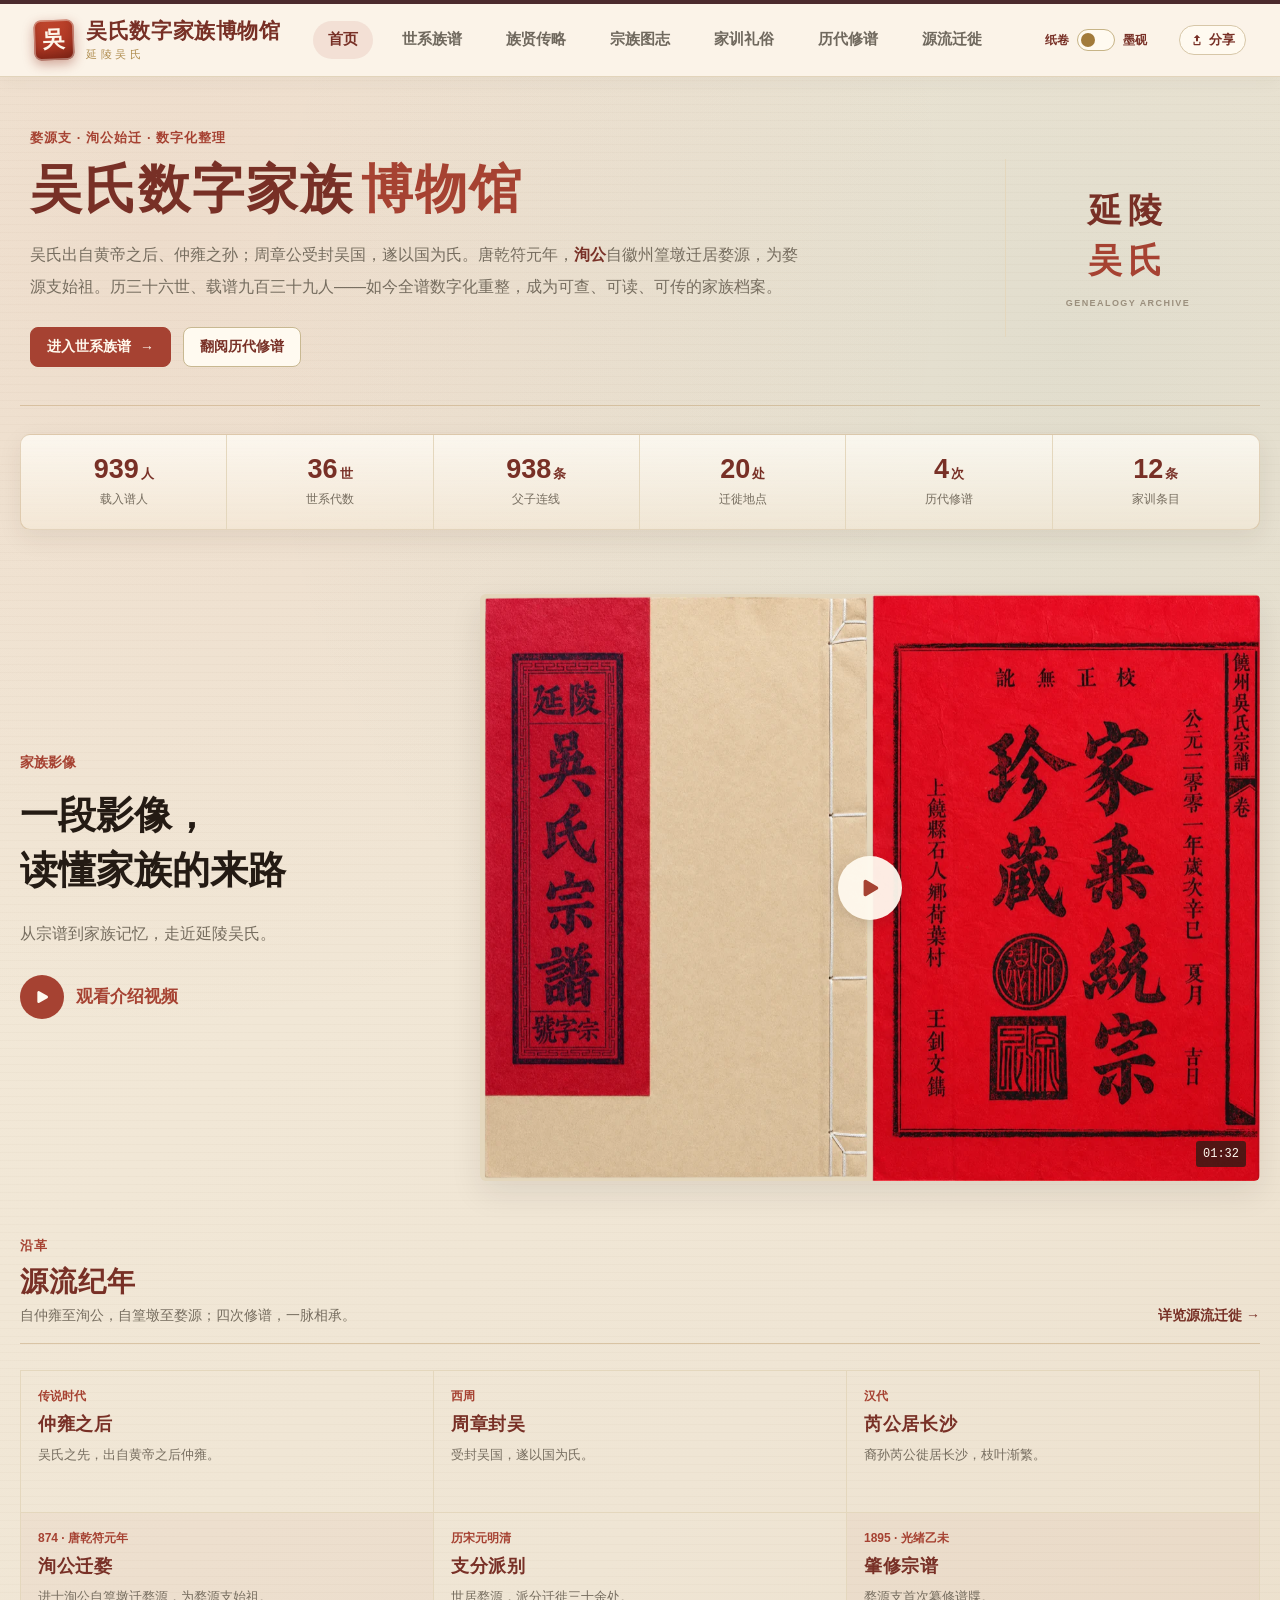
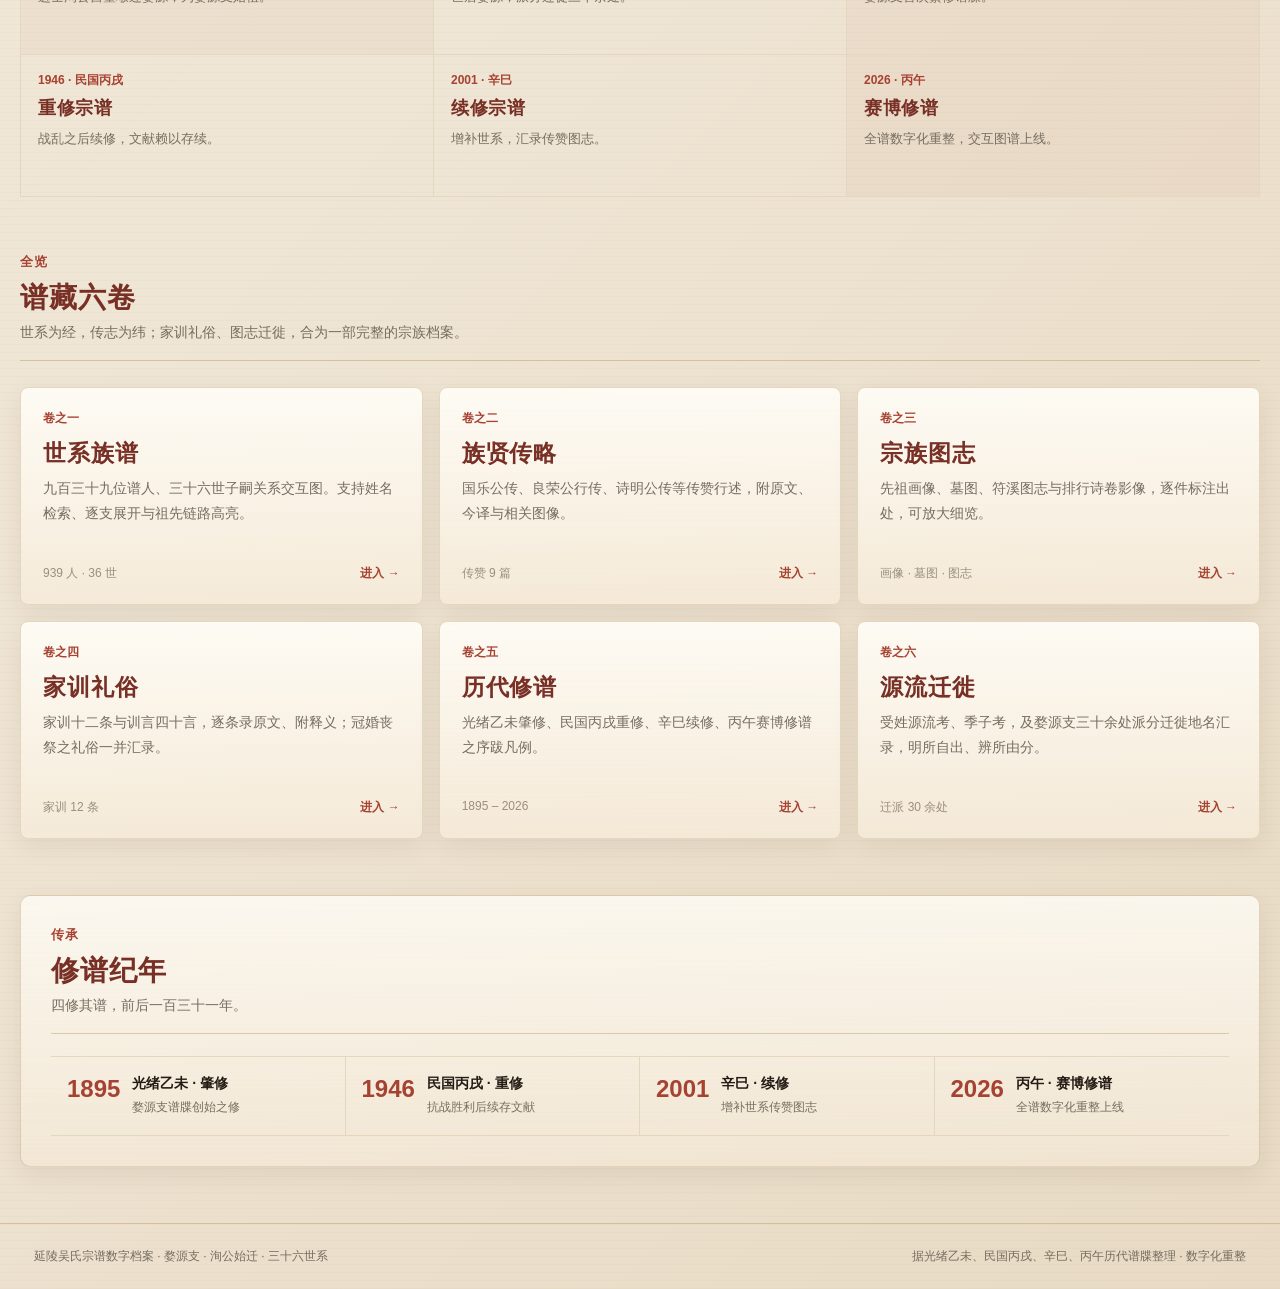
<file: index.html>
<!doctype html>
<html lang="zh-CN">
<head>
  <meta charset="utf-8" />
  <meta name="viewport" content="width=device-width, initial-scale=1, viewport-fit=cover" />
  <title>族谱人物子嗣关系交互图</title>
  <link rel="icon" href="assets/wu-genealogy-mark.svg?v=20260805" type="image/svg+xml" />
  <link rel="stylesheet" href="assets/zongpu.css?v=20260929-mobile-audit" />
  <link rel="stylesheet" href="assets/mobile-nav.css?v=20260929-mobile-audit" />
  <link rel="stylesheet" href="assets/paper-brand.css?v=20260929-mobile-audit" />
  <link rel="stylesheet" href="assets/home-video.css?v=20261009" />
  <link rel="stylesheet" href="assets/tree-video.css?v=20261009" />
  <script defer src="assets/home-video.js?v=20261009-video-stats-2"></script>
  <script defer src="assets/site-tools.js?v=20261009-video-stats-2"></script>
  <script defer src="assets/skin-switcher.js?v=20260929-mobile-audit"></script>
  <script>if (!location.search && !location.hash) location.replace("./home.html");</script>
</head>
<body>

  <header class="site-header">
    <div class="site-header-inner">
      <a class="site-brand paper-brand" href="./home.html" aria-label="吴氏数字家族博物馆首页"><span class="paper-brand-seal" aria-hidden="true">吳</span><span class="paper-brand-copy"><strong>吴氏数字家族博物馆</strong><small>延陵吴氏</small></span></a>
      <nav class="site-nav" aria-label="站点一级目录">
        <a class="nav-link" href="./home.html">首页</a><a class="nav-link active" href="./index.html?view=tree" aria-current="page">世系族谱</a><a class="nav-link" href="./biographies.html">族贤传略</a><a class="nav-link" href="./image_archive.html">宗族图志</a><a class="nav-link" href="./family_customs.html">家训礼俗</a><a class="nav-link" href="./revisions.html">历代修谱</a><a class="nav-link" href="./source_migration.html">源流迁徙</a>
      </nav>
    </div>
  </header>
  <div class="app detail-hidden" id="app">
    <aside class="sidebar" id="sidebarPane">
      <div class="side-inner">
        <div class="side-header">
          <h1>族谱人物子嗣关系交互图</h1>
          <button id="sidebarCollapseBtn" class="icon-button" title="收起人物搜索" aria-label="收起人物搜索"><span aria-hidden="true"><svg viewBox="0 0 24 24" fill="none" stroke="currentColor" stroke-width="2" stroke-linecap="round" stroke-linejoin="round"><path d="m15 18-6-6 6-6"/></svg></span></button>
        </div>
        <p>节点只显示姓名与 ID。单击任意有子嗣的节点即可展开或收起其子节点；选中人物的祖先链路会以流动线条标出。</p>
        <input id="search" class="search" type="search" aria-label="搜索姓名或 ID" placeholder="搜索姓名或 ID" autocomplete="off" enterkeyhint="search" />
        <div class="results" id="results"></div>
        <h2>图例</h2>
        <div class="legend">
          <span><i class="swatch"></i>父子关系</span>
          <span><i class="swatch flow"></i>选中人物的世系链路</span>
          <span><i class="swatch adoption"></i>过继关系</span>
          <span><i class="swatch warn"></i>父 ID 有多个候选时的推定连线</span>
        </div>
        <section class="tree-video-entry" aria-labelledby="tree-video-title">
          <h2 id="tree-video-title">宗族影像</h2>
          <button class="home-video-open tree-video-preview" type="button" aria-label="播放平台宣传视频" aria-controls="home-video-dialog" aria-haspopup="dialog">
            <img src="assets/video/family-introduction-poster.webp" width="1200" height="902" alt="延陵吴氏宗谱封面与扉页" loading="lazy" decoding="async" />
            <span class="home-video-play" aria-hidden="true"><svg class="home-video-icon" viewBox="0 0 24 24" fill="currentColor"><path d="M5 5a2 2 0 0 1 3.008-1.728l11.997 6.998a2 2 0 0 1 .003 3.458l-12 7A2 2 0 0 1 5 19z" /></svg></span>
            <span class="tree-video-caption" aria-hidden="true"><span>观看宣传片</span><small>01:32</small></span>
          </button>
        </section>
      </div>
    </aside>
    <main>
      <div class="canvas-meta" id="canvasMeta"></div>
      <div class="canvas-command-bar">
      <div class="canvas-actions" aria-label="画布快照下载">
        <button id="downloadPngBtn" title="下载当前展开节点的完整高清 PNG" aria-label="PNG 快照">
          <span class="button-label">PNG 快照</span>
          <span class="mobile-icon" aria-hidden="true"><svg viewBox="0 0 24 24" fill="none" stroke-width="1.35" stroke-linecap="round" stroke-linejoin="round"><rect x="4.8" y="5.4" width="14.4" height="13.2" rx="2.4"/><circle cx="8.8" cy="9.2" r="1.15"/><path d="M7.1 16.1l3.2-3.4 2.4 2.5 1.8-2.1 2.8 3"/></svg></span>
        </button>
        <button id="downloadPdfBtn" title="下载当前展开节点的完整高清 PDF" aria-label="PDF 快照">
          <span class="button-label">PDF 快照</span>
          <span class="mobile-icon" aria-hidden="true"><svg viewBox="0 0 24 24" fill="none" stroke-width="1.35" stroke-linecap="round" stroke-linejoin="round"><path d="M7.2 4.6h7.1L18.8 9v10.4H7.2z"/><path d="M14.3 4.6V9h4.5"/><path d="M9.6 12.6h5.4"/><path d="M9.6 15.4h4.2"/></svg></span>
        </button>
      </div>
      <span class="mobile-command-divider" aria-hidden="true"></span>
      <div class="toolbar canvas-toolbar" aria-label="画布操作">
        <button id="viewModeBtn" title="切换为自上而下的纵向展开视图" aria-label="切换视图" aria-pressed="false">
          <span class="button-label">纵向视图</span>
          <span class="mobile-icon" aria-hidden="true"><svg viewBox="0 0 24 24" fill="none" stroke-width="1.8" stroke-linecap="round" stroke-linejoin="round"><rect x="9" y="3.5" width="6" height="4" rx="1.2"/><rect x="4" y="16.5" width="6" height="4" rx="1.2"/><rect x="14" y="16.5" width="6" height="4" rx="1.2"/><path d="M12 7.5v5.5"/><path d="M7 16.5V13h10v3.5"/></svg></span>
        </button>
        <button id="fitBtn" title="让当前可见图谱适配画布" aria-label="适配画布">
          <span class="button-label">适配</span>
          <span class="mobile-icon" aria-hidden="true"><svg viewBox="0 0 24 24" fill="none" stroke-width="1.8" stroke-linecap="round" stroke-linejoin="round"><path d="M8 4H5.8A1.8 1.8 0 0 0 4 5.8V8"/><path d="M16 4h2.2A1.8 1.8 0 0 1 20 5.8V8"/><path d="M20 16v2.2a1.8 1.8 0 0 1-1.8 1.8H16"/><path d="M8 20H5.8A1.8 1.8 0 0 1 4 18.2V16"/><rect x="8.2" y="8.2" width="7.6" height="7.6" rx="1.3"/></svg></span>
        </button>
        <button id="stepExpandBtn" title="按世代顺序逐级展开下一代节点" aria-label="逐级展开">
          <span class="button-label">逐级展开</span>
          <span class="mobile-icon" aria-hidden="true"><svg viewBox="0 0 24 24" fill="none" stroke-width="1.8" stroke-linecap="round" stroke-linejoin="round"><path d="M5 6.5h8"/><path d="M5 12h11"/><path d="M5 17.5h8"/><path d="M16 8.5l3.5 3.5-3.5 3.5"/></svg></span>
        </button>
        <button id="expandBtn" title="展开所有人物节点" aria-label="展开全部">
          <span class="button-label">展开全部</span>
          <span class="mobile-icon" aria-hidden="true"><svg viewBox="0 0 24 24" fill="none" stroke-width="1.8" stroke-linecap="round" stroke-linejoin="round"><path d="M12 5v14"/><path d="M5 12h14"/><path d="M7.5 7.5l-3-3h5.2"/><path d="M16.5 7.5l3-3h-5.2"/><path d="M7.5 16.5l-3 3h5.2"/><path d="M16.5 16.5l3 3h-5.2"/></svg></span>
        </button>
        <button id="collapseBtn" title="折叠到前几代" aria-label="折叠">
          <span class="button-label">折叠</span>
          <span class="mobile-icon" aria-hidden="true"><svg viewBox="0 0 24 24" fill="none" stroke-width="1.8" stroke-linecap="round" stroke-linejoin="round"><path d="M7 12h10"/><path d="M10 8H6V4"/><path d="M14 8h4V4"/><path d="M10 16H6v4"/><path d="M14 16h4v4"/></svg></span>
        </button>
        <button id="rootBtn" title="回到总根节点" aria-label="总览">
          <span class="button-label">总览</span>
          <span class="mobile-icon" aria-hidden="true"><svg viewBox="0 0 24 24" fill="none" stroke-width="1.8" stroke-linecap="round" stroke-linejoin="round"><path d="M4.5 11.5 12 5l7.5 6.5"/><path d="M6.5 10.5v8h11v-8"/><path d="M10 18.5v-5h4v5"/></svg></span>
        </button>
      </div>
      </div>
      <button id="sidebarOpenBtn" class="sidebar-open icon-button" title="打开人物搜索" aria-label="打开人物搜索">
        <span class="sidebar-open-arrow" aria-hidden="true">›</span>
        <span class="sidebar-open-search" aria-hidden="true"><svg viewBox="0 0 24 24" fill="none" stroke="currentColor" stroke-width="2" stroke-linecap="round" stroke-linejoin="round"><circle cx="11" cy="11" r="8"/><path d="m21 21-4.3-4.3"/></svg></span>
      </button>
      <svg id="chart" role="img" aria-label="族谱人物子嗣关系图">
        <g id="viewport"></g>
      </svg>
    </main>
    <aside class="detail" id="detailPane">
      <div class="side-inner">
        <div class="detail-heading">
          <button id="detailCloseBtn" class="icon-button detail-close" type="button" title="收起人物详情" aria-label="收起人物详情"><span aria-hidden="true">×</span></button>
          <div class="detail-tags" id="detailTags" hidden></div>
          <h1 id="detailTitle">请选择人物</h1>
          <p id="detailMeta">点击图中人物后，这里显示用于核对关系的最小信息。</p>
        </div>
        <div class="lineage-trail" id="detailLineage" hidden></div>
        <div class="stats overview-stats" id="overviewStats" hidden></div>
        <div class="longevity-records" id="longevityRecordsPanel" hidden></div>
        <div class="daughter-records" id="daughterRecordsPanel" hidden></div>
        <div class="overview-list" id="spouseSurnamePanel" hidden></div>
        <div class="overview-chart" id="generationChart" hidden></div>
        <div id="detailNotice"></div>
        <div class="detail-actions" id="detailActions" hidden></div>
        <dl id="detailFields"></dl>
      </div>
    </aside>
  </div>
  <div class="hover-card" id="hoverCard" role="tooltip"></div>
  <div class="modal-backdrop" id="migrationModal" hidden>
    <div class="migration-modal" role="dialog" aria-modal="true" aria-labelledby="migrationModalTitle">
      <div class="modal-header">
        <div>
          <h1 id="migrationModalTitle">子孙迁移分布散落地</h1>
          <p>根据“葬地/向”和“事迹”字段中可识别的迁居、任职、葬地等信息做示意统计。</p>
        </div>
        <button id="migrationCloseBtn" class="icon-button" title="关闭迁徙地图" aria-label="关闭迁徙地图"><span aria-hidden="true">×</span></button>
      </div>
      <div class="migration-layout">
        <section class="migration-map-card">
          <div class="migration-map-toolbar">
            <p>滚轮缩放、按住拖拽平移；点击圆点查看人物明细。</p>
            <div class="map-tools" aria-label="地图缩放工具">
              <button class="map-tool" id="migrationZoomOutBtn" title="缩小地图" aria-label="缩小地图">−</button>
              <span class="map-scale-indicator" id="migrationZoomLabel">100%</span>
              <button class="map-tool" id="migrationZoomInBtn" title="放大地图" aria-label="放大地图">+</button>
              <button class="map-tool" id="migrationResetMapBtn" title="重置地图视图" aria-label="重置地图视图">⟲</button>
            </div>
          </div>
          <div class="migration-map" id="migrationMap"></div>
          <p class="chart-note">圆点大小代表该地点关联记录数量。底图为本地中国地图示意轮廓，不调用在线地图服务。</p>
        </section>
        <aside class="migration-detail-card">
          <div>
            <h2 id="migrationPlaceTitle">请选择地点</h2>
            <div class="migration-summary" id="migrationSummary"></div>
          </div>
          <div class="migration-records" id="migrationRecords"></div>
        </aside>
      </div>
    </div>
  </div>

  <script src="assets/zongpu-data.js?v=20261005-parent-fix"></script>
  <script src="assets/zongpu-app.js?v=20261004-events"></script>
  <dialog class="home-video-dialog" id="home-video-dialog" data-desktop-only aria-labelledby="home-video-dialog-title">
    <div class="home-video-dialog-head">
      <strong id="home-video-dialog-title">吴氏数字家族博物馆 · 介绍视频</strong>
      <button class="home-video-close" type="button" aria-label="关闭视频" title="关闭视频"><svg class="home-video-close-icon" viewBox="0 0 24 24" fill="none" stroke="currentColor" stroke-width="1.6" stroke-linecap="round" stroke-linejoin="round" aria-hidden="true"><path d="M18 6 6 18" /><path d="m6 6 12 12" /></svg></button>
    </div>
    <video class="home-video-player" controls playsinline preload="none" data-src="assets/video/family-introduction.mp4" aria-label="吴氏数字家族博物馆介绍视频"></video>
    <p class="home-video-error" role="status" hidden>视频暂时无法加载。<button class="home-video-retry" type="button">重新加载</button></p>
  </dialog>
</body>
</html>
</file>
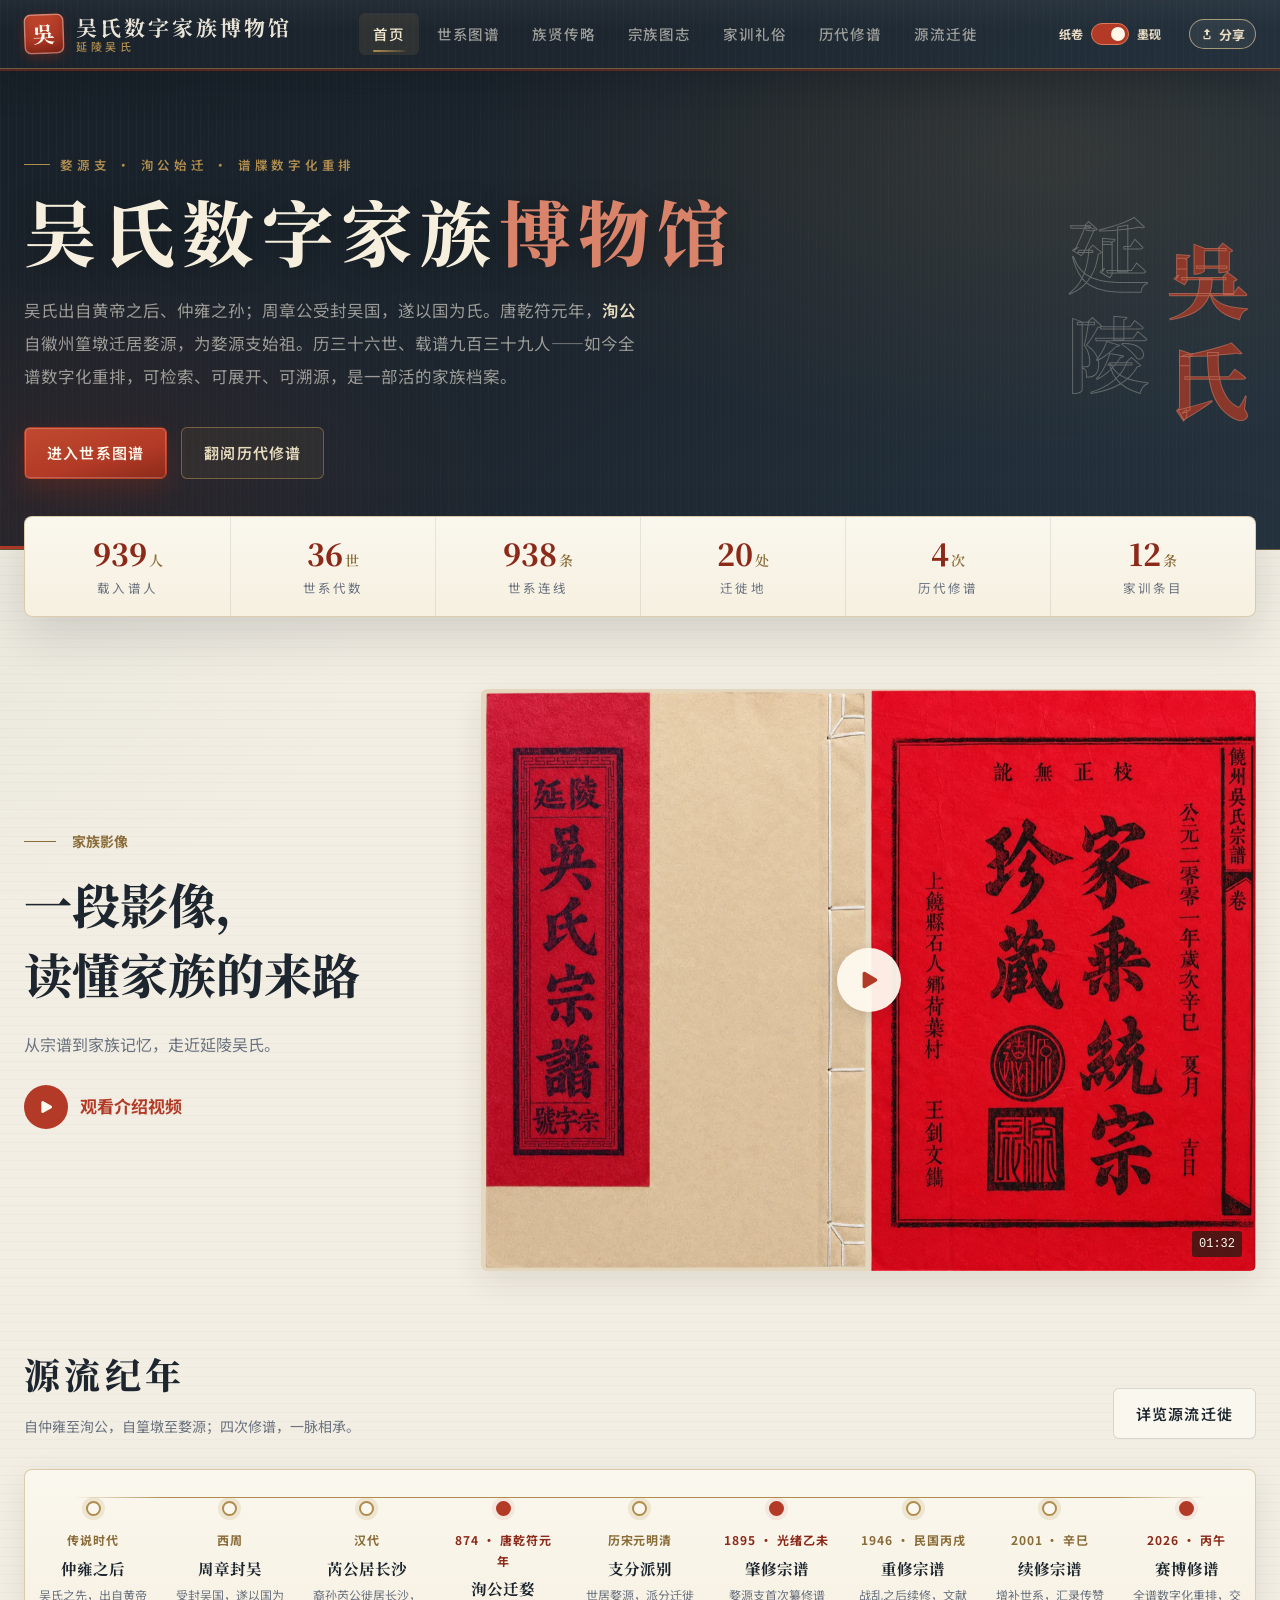
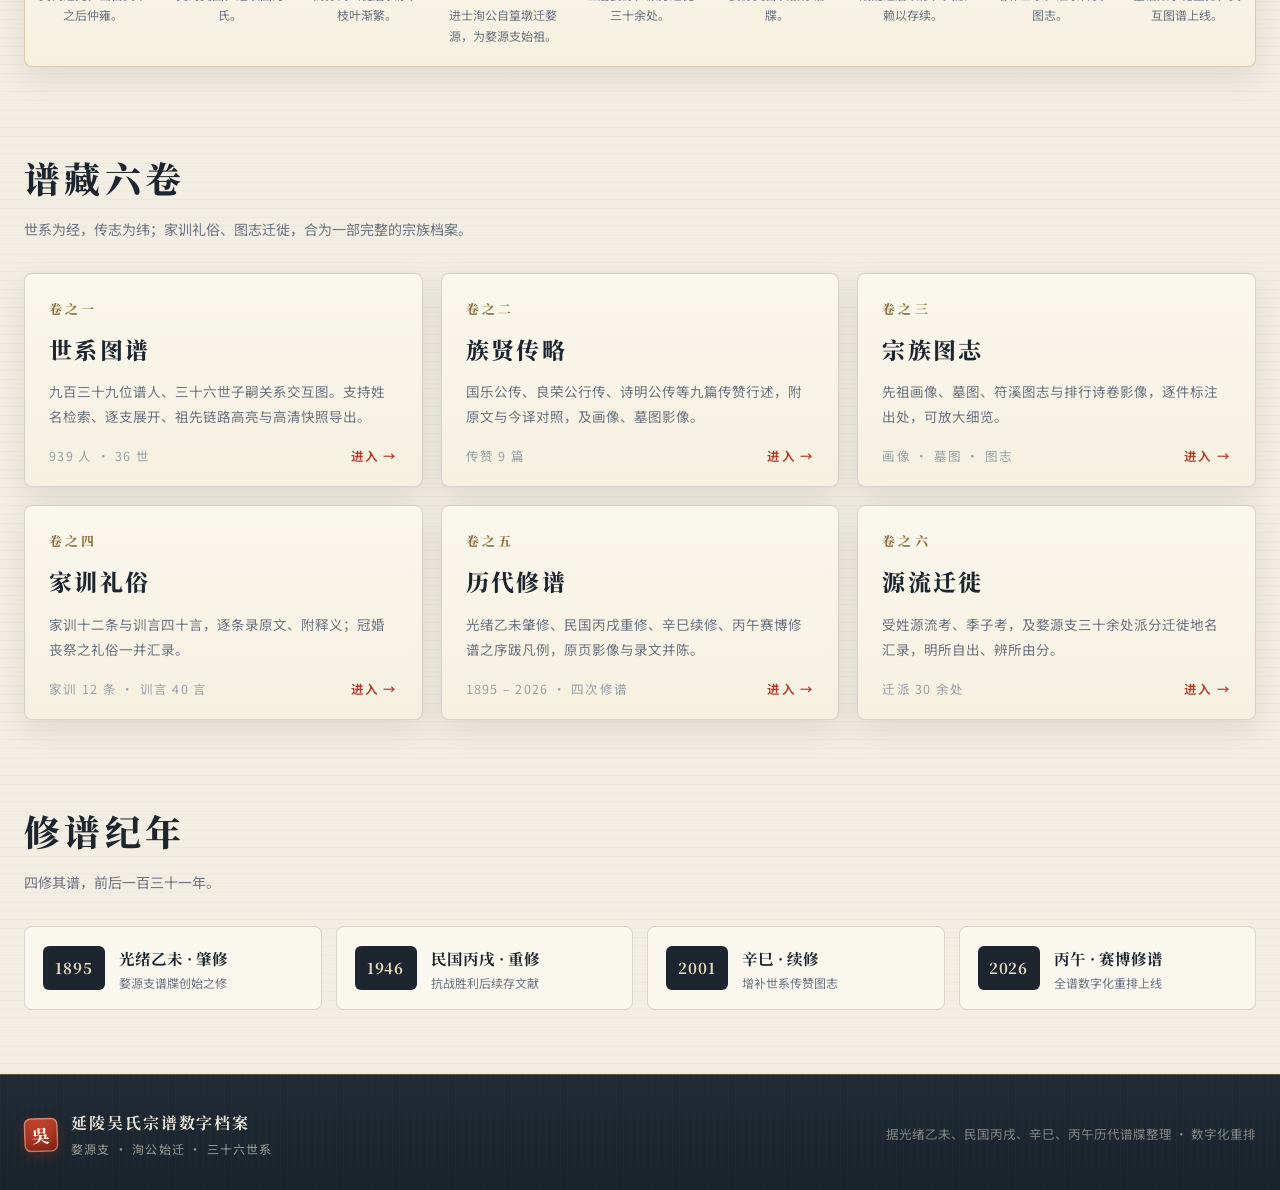
<file: ink-archive/index.html>
<!doctype html>
<html lang="zh-CN">
<head>
  <base href="../" />
  <link rel="icon" href="assets/wu-genealogy-mark.svg?v=20260805" type="image/svg+xml" />
  <meta charset="utf-8" />
  <meta name="viewport" content="width=device-width, initial-scale=1, viewport-fit=cover" />
  <title>延陵吴氏宗谱数字档案 · 首页</title>
  <meta name="description" content="延陵吴氏婺源支宗谱数字档案：世系图谱、族贤传略、宗族图志、家训礼俗、历代修谱、源流迁徙。" />
  <link rel="preconnect" href="https://fonts.googleapis.com" />
  <link rel="preconnect" href="https://fonts.gstatic.com" crossorigin />
  <link href="https://fonts.googleapis.com/css2?family=Noto+Serif+SC:wght@500;600;700;800;900&family=Noto+Sans+SC:wght@400;500;700&display=swap" rel="stylesheet" />
  <link rel="stylesheet" href="ink-archive/assets/zongpu.css?v=20260929-mobile-audit" />
  <script defer src="assets/site-tools.js?v=20261009-video-stats-2"></script>
  <script defer src="assets/ink-archive-bridge.js?v=20260929-mobile-audit"></script>
  <link rel="stylesheet" href="assets/home-video.css?v=20261009" />
  <script defer src="assets/home-video.js?v=20261009-video-stats-2"></script>
</head>
<body class="home-ink">

  <header class="masthead">
    <div class="masthead-inner">
      <a class="brandmark" href="ink-archive/index.html">
        <span class="brand-seal">吳</span>
        <span class="brand-text"><strong>吴氏数字家族博物馆</strong><small>延陵吴氏</small></span>
      </a>
      <nav class="mastnav" aria-label="站点一级目录">
        <a class="active" href="ink-archive/index.html" aria-current="page"><svg viewBox="0 0 24 24" fill="none" stroke="currentColor" stroke-width="1.8" stroke-linecap="round" stroke-linejoin="round"><path d="m3 9 9-7 9 7v11a2 2 0 0 1-2 2H5a2 2 0 0 1-2-2z"/><path d="M9 22V12h6v10"/></svg><span>首页</span></a>
        <a href="ink-archive/tree.html"><svg viewBox="0 0 24 24" fill="none" stroke="currentColor" stroke-width="1.8" stroke-linecap="round" stroke-linejoin="round"><circle cx="18" cy="5" r="2.6"/><circle cx="6" cy="12" r="2.6"/><circle cx="18" cy="19" r="2.6"/><path d="m8.3 10.6 7.1-4.2M8.3 13.4l7.1 4.2"/></svg><span>世系图谱</span></a>
        <a href="ink-archive/biographies.html"><svg viewBox="0 0 24 24" fill="none" stroke="currentColor" stroke-width="1.8" stroke-linecap="round" stroke-linejoin="round"><circle cx="12" cy="8" r="3.6"/><path d="M4.5 20.5c1.6-3.8 4.6-5.3 7.5-5.3s5.9 1.5 7.5 5.3"/></svg><span>族贤传略</span></a>
        <a href="ink-archive/image_archive.html"><svg viewBox="0 0 24 24" fill="none" stroke="currentColor" stroke-width="1.8" stroke-linecap="round" stroke-linejoin="round"><rect x="3.5" y="5" width="17" height="14" rx="2"/><circle cx="9" cy="10" r="1.6"/><path d="m20.5 15.5-4.2-4.2L9 18.5"/></svg><span>宗族图志</span></a>
        <a href="ink-archive/family_customs.html"><svg viewBox="0 0 24 24" fill="none" stroke="currentColor" stroke-width="1.8" stroke-linecap="round" stroke-linejoin="round"><path d="M2.5 4.5h6a4 4 0 0 1 4 4v11a3 3 0 0 0-3-3h-7z"/><path d="M21.5 4.5h-6a4 4 0 0 0-4 4v11a3 3 0 0 1 3-3h7z"/></svg><span>家训礼俗</span></a>
        <a href="ink-archive/revisions.html"><svg viewBox="0 0 24 24" fill="none" stroke="currentColor" stroke-width="1.8" stroke-linecap="round" stroke-linejoin="round"><path d="m12 2.5 9 4.8-9 4.8-9-4.8z"/><path d="m3 12 9 4.8 9-4.8"/><path d="m3 16.8 9 4.7 9-4.7"/></svg><span>历代修谱</span></a>
        <a href="ink-archive/source_migration.html"><svg viewBox="0 0 24 24" fill="none" stroke="currentColor" stroke-width="1.8" stroke-linecap="round" stroke-linejoin="round"><circle cx="6" cy="19" r="2.6"/><circle cx="18" cy="5" r="2.6"/><path d="M8.6 19h5.9a3.5 3.5 0 0 0 0-7h-5a3.5 3.5 0 0 1 0-7h5.9"/></svg><span>源流迁徙</span></a>
      </nav>
    </div>
  </header>

  <section class="home-hero">
    <div class="home-hero-inner">
      <div>
        <p class="eyebrow">婺源支 · 洵公始迁 · 谱牒数字化重排</p>
        <h1>吴氏数字家族<span class="accent">博物馆</span></h1>
        <p class="lede">吴氏出自黄帝之后、仲雍之孙；周章公受封吴国，遂以国为氏。唐乾符元年，<strong>洵公</strong>自徽州篁墩迁居婺源，为婺源支始祖。历三十六世、载谱九百三十九人——如今全谱数字化重排，可检索、可展开、可溯源，是一部活的家族档案。</p>
        <div class="hero-actions">
          <a class="btn btn-primary" href="ink-archive/tree.html">进入世系图谱</a>
          <a class="btn btn-ghost" href="ink-archive/revisions.html">翻阅历代修谱</a>
        </div>
      </div>
      <div class="hero-vertical" aria-hidden="true">
        <span>延陵</span>
        <span>吳氏</span>
      </div>
    </div>
  </section>

  <div class="home-stats" role="list">
    <div class="home-stat" role="listitem"><strong>939<small>人</small></strong><span>载入谱人</span></div>
    <div class="home-stat" role="listitem"><strong>36<small>世</small></strong><span>世系代数</span></div>
    <div class="home-stat" role="listitem"><strong>938<small>条</small></strong><span>世系连线</span></div>
    <div class="home-stat" role="listitem"><strong>20<small>处</small></strong><span>迁徙地</span></div>
    <div class="home-stat" role="listitem"><strong>4<small>次</small></strong><span>历代修谱</span></div>
    <div class="home-stat" role="listitem"><strong>12<small>条</small></strong><span>家训条目</span></div>
  </div>

  <section class="home-video-section" aria-labelledby="home-video-title">
    <div class="home-video-copy">
      <p class="home-video-kicker">家族影像</p>
      <h2 id="home-video-title">一段影像，<br />读懂家族的来路</h2>
      <p class="home-video-description">从宗谱到家族记忆，走近延陵吴氏。</p>
      <button class="home-video-open home-video-action" type="button" aria-controls="home-video-dialog" aria-haspopup="dialog">
        <span class="home-video-play" aria-hidden="true"><svg class="home-video-icon" viewBox="0 0 24 24" fill="currentColor" aria-hidden="true"><path d="M5 5a2 2 0 0 1 3.008-1.728l11.997 6.998a2 2 0 0 1 .003 3.458l-12 7A2 2 0 0 1 5 19z" /></svg></span>
        <span>观看介绍视频</span>
      </button>
    </div>
    <button class="home-video-open home-video-preview" type="button" aria-label="播放家族介绍视频" aria-controls="home-video-dialog" aria-haspopup="dialog">
      <img src="assets/video/family-introduction-poster.webp" width="1200" height="902" alt="延陵吴氏宗谱封面与扉页" loading="lazy" decoding="async" />
      <span class="home-video-play" aria-hidden="true"><svg class="home-video-icon" viewBox="0 0 24 24" fill="currentColor" aria-hidden="true"><path d="M5 5a2 2 0 0 1 3.008-1.728l11.997 6.998a2 2 0 0 1 .003 3.458l-12 7A2 2 0 0 1 5 19z" /></svg></span>
      <span class="home-video-duration" aria-hidden="true">01:32</span>
    </button>
  </section>

  <section class="home-section">
    <div class="home-section-head">
      <div>
        <h2>源流纪年</h2>
        <p>自仲雍至洵公，自篁墩至婺源；四次修谱，一脉相承。</p>
      </div>
      <a class="btn btn-ghost dark" href="ink-archive/source_migration.html">详览源流迁徙</a>
    </div>
    <div class="timeline">
      <div class="timeline-item">
        <time>传说时代</time>
        <strong>仲雍之后</strong>
        <p>吴氏之先，出自黄帝之后仲雍。</p>
      </div>
      <div class="timeline-item">
        <time>西周</time>
        <strong>周章封吴</strong>
        <p>受封吴国，遂以国为氏。</p>
      </div>
      <div class="timeline-item">
        <time>汉代</time>
        <strong>芮公居长沙</strong>
        <p>裔孙芮公徙居长沙，枝叶渐繁。</p>
      </div>
      <div class="timeline-item era-mark">
        <time>874 · 唐乾符元年</time>
        <strong>洵公迁婺</strong>
        <p>进士洵公自篁墩迁婺源，为婺源支始祖。</p>
      </div>
      <div class="timeline-item">
        <time>历宋元明清</time>
        <strong>支分派别</strong>
        <p>世居婺源，派分迁徙三十余处。</p>
      </div>
      <div class="timeline-item era-mark">
        <time>1895 · 光绪乙未</time>
        <strong>肇修宗谱</strong>
        <p>婺源支首次纂修谱牒。</p>
      </div>
      <div class="timeline-item">
        <time>1946 · 民国丙戌</time>
        <strong>重修宗谱</strong>
        <p>战乱之后续修，文献赖以存续。</p>
      </div>
      <div class="timeline-item">
        <time>2001 · 辛巳</time>
        <strong>续修宗谱</strong>
        <p>增补世系，汇录传赞图志。</p>
      </div>
      <div class="timeline-item era-mark">
        <time>2026 · 丙午</time>
        <strong>赛博修谱</strong>
        <p>全谱数字化重排，交互图谱上线。</p>
      </div>
    </div>
  </section>

  <section class="home-section">
    <div class="home-section-head">
      <div>
        <h2>谱藏六卷</h2>
        <p>世系为经，传志为纬；家训礼俗、图志迁徙，合为一部完整的宗族档案。</p>
      </div>
    </div>
    <div class="archive-grid">
      <a class="archive-card" href="ink-archive/tree.html">
        <span class="card-index">卷之一</span>
        <h3>世系图谱</h3>
        <p>九百三十九位谱人、三十六世子嗣关系交互图。支持姓名检索、逐支展开、祖先链路高亮与高清快照导出。</p>
        <span class="card-foot"><span>939 人 · 36 世</span><span class="go">进入 →</span></span>
      </a>
      <a class="archive-card" href="ink-archive/biographies.html">
        <span class="card-index">卷之二</span>
        <h3>族贤传略</h3>
        <p>国乐公传、良荣公行传、诗明公传等九篇传赞行述，附原文与今译对照，及画像、墓图影像。</p>
        <span class="card-foot"><span>传赞 9 篇</span><span class="go">进入 →</span></span>
      </a>
      <a class="archive-card" href="ink-archive/image_archive.html">
        <span class="card-index">卷之三</span>
        <h3>宗族图志</h3>
        <p>先祖画像、墓图、符溪图志与排行诗卷影像，逐件标注出处，可放大细览。</p>
        <span class="card-foot"><span>画像 · 墓图 · 图志</span><span class="go">进入 →</span></span>
      </a>
      <a class="archive-card" href="ink-archive/family_customs.html">
        <span class="card-index">卷之四</span>
        <h3>家训礼俗</h3>
        <p>家训十二条与训言四十言，逐条录原文、附释义；冠婚丧祭之礼俗一并汇录。</p>
        <span class="card-foot"><span>家训 12 条 · 训言 40 言</span><span class="go">进入 →</span></span>
      </a>
      <a class="archive-card" href="ink-archive/revisions.html">
        <span class="card-index">卷之五</span>
        <h3>历代修谱</h3>
        <p>光绪乙未肇修、民国丙戌重修、辛巳续修、丙午赛博修谱之序跋凡例，原页影像与录文并陈。</p>
        <span class="card-foot"><span>1895 – 2026 · 四次修谱</span><span class="go">进入 →</span></span>
      </a>
      <a class="archive-card" href="ink-archive/source_migration.html">
        <span class="card-index">卷之六</span>
        <h3>源流迁徙</h3>
        <p>受姓源流考、季子考，及婺源支三十余处派分迁徙地名汇录，明所自出、辨所由分。</p>
        <span class="card-foot"><span>迁派 30 余处</span><span class="go">进入 →</span></span>
      </a>
    </div>
  </section>

  <section class="home-section">
    <div class="home-section-head">
      <div>
        <h2>修谱纪年</h2>
        <p>四修其谱，前后一百三十一年。</p>
      </div>
    </div>
    <div class="editions-band">
      <a class="edition-chip" href="ink-archive/revisions.html">
        <time>1895</time>
        <span><strong>光绪乙未 · 肇修</strong><span>婺源支谱牒创始之修</span></span>
      </a>
      <a class="edition-chip" href="ink-archive/revisions.html">
        <time>1946</time>
        <span><strong>民国丙戌 · 重修</strong><span>抗战胜利后续存文献</span></span>
      </a>
      <a class="edition-chip" href="ink-archive/revisions.html">
        <time>2001</time>
        <span><strong>辛巳 · 续修</strong><span>增补世系传赞图志</span></span>
      </a>
      <a class="edition-chip" href="ink-archive/revisions.html">
        <time>2026</time>
        <span><strong>丙午 · 赛博修谱</strong><span>全谱数字化重排上线</span></span>
      </a>
    </div>
  </section>

  <footer class="site-footer">
    <div class="footer-inner">
      <div class="footer-brand">
        <span class="brand-seal small">吳</span>
        <div>
          <strong>延陵吴氏宗谱数字档案</strong>
          <p>婺源支 · 洵公始迁 · 三十六世系</p>
        </div>
      </div>
      <p class="footer-note">据光绪乙未、民国丙戌、辛巳、丙午历代谱牒整理 · 数字化重排</p>
    </div>
  </footer>

  <dialog class="home-video-dialog" id="home-video-dialog" aria-labelledby="home-video-dialog-title">
    <div class="home-video-dialog-head">
      <strong id="home-video-dialog-title">吴氏数字家族博物馆 · 介绍视频</strong>
      <button class="home-video-close" type="button" aria-label="关闭视频" title="关闭视频"><svg class="home-video-close-icon" viewBox="0 0 24 24" fill="none" stroke="currentColor" stroke-width="1.6" stroke-linecap="round" stroke-linejoin="round" aria-hidden="true"><path d="M18 6 6 18" /><path d="m6 6 12 12" /></svg></button>
    </div>
    <video class="home-video-player" controls playsinline preload="none" data-src="assets/video/family-introduction.mp4" aria-label="吴氏数字家族博物馆介绍视频"></video>
    <p class="home-video-error" role="status" hidden>视频暂时无法加载。<button class="home-video-retry" type="button">重新加载</button></p>
  </dialog>
</body>
</html>
</file>
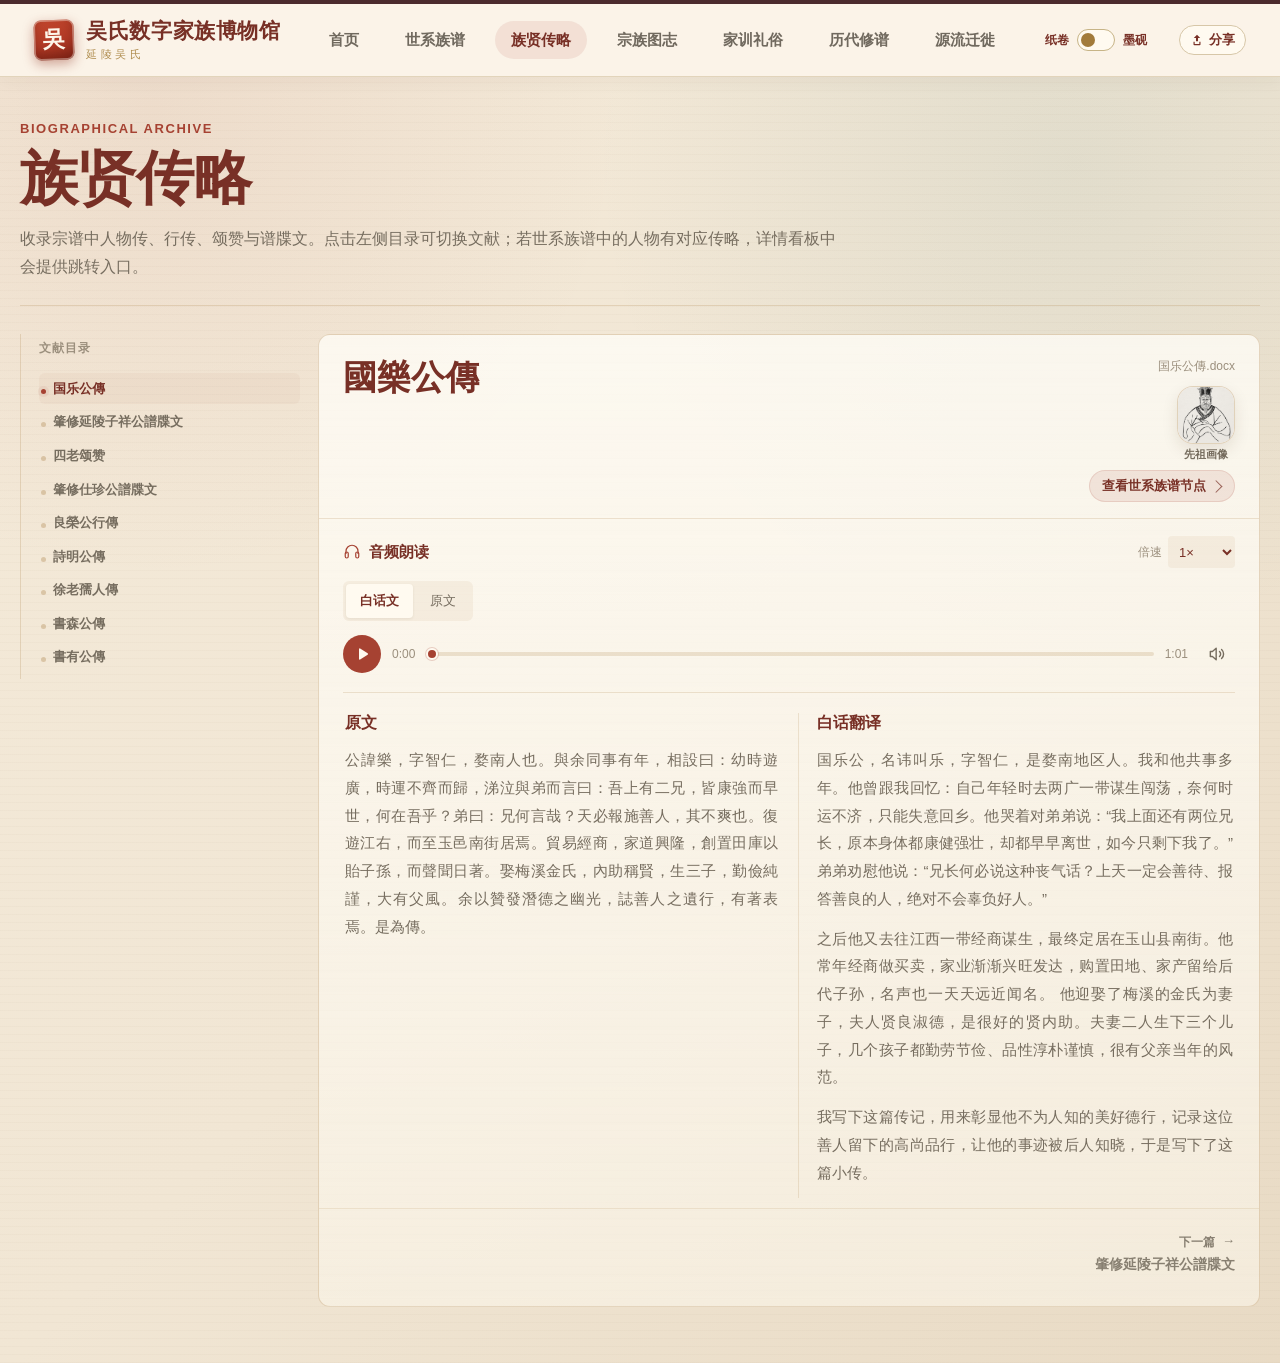
<file: biographies.html>
<!doctype html>
<html lang="zh-CN">
<head>
  <meta charset="utf-8" />
  <meta name="viewport" content="width=device-width, initial-scale=1, viewport-fit=cover" />
  <title>族贤传略｜延陵吴氏</title>
  <link rel="icon" href="assets/wu-genealogy-mark.svg?v=20260805" type="image/svg+xml" />
  <style>
    :root {
      --bg: #f1e6d4;
      --paper: #fbf6ea;
      --paper-strong: #fffaf0;
      --ink: #241b14;
      --muted: #766d5f;
      --muted-2: #9b8f7d;
      --line-soft: #e4d7bd;
      --accent: #a64232;
      --accent-dark: #783026;
      --accent-2: #286a66;
      --copper: #b89461;
      --shadow-soft: 0 8px 24px rgba(60, 44, 24, 0.09);
      --radius: 12px;
    }
    * { box-sizing: border-box; }
    html { scroll-behavior: smooth; }
    body {
      margin: 0;
      font-family: "Microsoft YaHei", "PingFang SC", "Hiragino Sans GB", "Noto Sans CJK SC", "Source Han Sans SC", Arial, sans-serif;
      color: var(--ink);
      background:
        radial-gradient(circle at 12% 8%, rgba(166, 66, 50, .08), transparent 28%),
        radial-gradient(circle at 84% 12%, rgba(40, 106, 102, .08), transparent 30%),
        repeating-linear-gradient(0deg, rgba(80, 59, 33, .025) 0 1px, transparent 1px 8px),
        linear-gradient(135deg, #f4ead9 0%, var(--bg) 52%, #e8dac4 100%);
      min-height: 100vh;
    }
    .site-header {
      position: sticky;
      top: 0;
      z-index: 20;
      border-top: 4px solid #4b2a2d;
      border-bottom: 1px solid rgba(209, 190, 156, .58);
      background: #fbf3e8;
      box-shadow: 0 6px 16px rgba(60, 44, 24, .035);
    }
    .site-header-inner {
      display: flex;
      align-items: center;
      gap: 32px;
      min-height: 72px;
      padding: 14px 34px 15px;
    }
    .site-brand {
      flex: 0 0 auto;
      color: var(--accent-dark);
      font-size: 24px;
      font-weight: 820;
      letter-spacing: .03em;
      white-space: nowrap;
    }
    .site-nav {
      display: flex;
      flex-wrap: wrap;
      gap: 14px;
      margin: 0;
      padding: 0;
    }
    .site-nav a,
    .site-nav button {
      appearance: none;
      position: relative;
      display: inline-flex;
      align-items: center;
      justify-content: center;
      min-height: 38px;
      padding: 9px 15px;
      border: 1px solid transparent;
      border-radius: 999px;
      background: transparent;
      color: rgba(88, 82, 71, .86);
      font: inherit;
      font-size: 15px;
      font-weight: 760;
      line-height: 1;
      text-decoration: none;
      white-space: nowrap;
      letter-spacing: 0;
      box-shadow: none;
      transition: color .18s ease, background .18s ease, border-color .18s ease;
    }
    .site-nav a:hover {
      border-color: transparent;
      background: rgba(166, 66, 50, .06);
      color: var(--accent-dark);
    }
    .site-nav a.active {
      border-color: transparent;
      background: rgba(166, 66, 50, .10);
      color: var(--accent-dark);
    }
    main {
      width: min(1240px, calc(100% - 40px));
      margin: 0 auto;
      padding: 34px 0 56px;
    }
    .hero,
    .bio-toc,
    .bio-page {
      border: 1px solid rgba(184, 148, 97, .34);
      border-radius: var(--radius);
      background:
        linear-gradient(180deg, rgba(255, 253, 247, .92), rgba(247, 236, 218, .76)),
        repeating-linear-gradient(90deg, rgba(116, 88, 48, .025) 0 1px, transparent 1px 7px),
        var(--paper-strong);
      box-shadow: var(--shadow-soft);
    }
    .hero {
      margin-bottom: 28px;
      padding: 10px 0 24px;
      border: 0;
      border-bottom: 1px solid rgba(184, 148, 97, .28);
      border-radius: 0;
      background: transparent;
      box-shadow: none;
    }
    .eyebrow {
      margin: 0 0 12px;
      color: var(--accent);
      font-size: 13px;
      font-weight: 780;
      letter-spacing: .12em;
    }
    h1 {
      margin: 0;
      color: var(--accent-dark);
      font-size: clamp(34px, 5vw, 58px);
      line-height: 1.05;
      letter-spacing: 0;
    }
    .hero p:last-child {
      max-width: 820px;
      margin: 16px 0 0;
      color: var(--muted);
      font-size: 16px;
      line-height: 1.75;
    }
    .bio-layout {
      display: grid;
      grid-template-columns: 280px minmax(0, 1fr);
      gap: 18px;
      align-items: start;
    }
    .bio-toc {
      position: sticky;
      top: 84px;
      padding: 6px 0 6px 18px;
      border: 0;
      border-left: 1px solid rgba(184, 148, 97, .28);
      border-radius: 0;
      background: transparent;
      box-shadow: none;
    }
    .bio-toc-title {
      margin: 0 0 16px;
      color: var(--muted-2);
      font-size: 12px;
      font-weight: 760;
      letter-spacing: .08em;
    }
    .bio-toc-list {
      display: grid;
      gap: 2px;
    }
    .bio-toc-item {
      appearance: none;
      position: relative;
      width: 100%;
      padding: 7px 8px 7px 14px;
      border: 0;
      border-radius: 6px;
      background: transparent;
      color: var(--muted);
      font: inherit;
      text-align: left;
      cursor: pointer;
    }
    .bio-toc-item::before {
      content: "";
      position: absolute;
      left: 2px;
      top: 16px;
      width: 5px;
      height: 5px;
      border-radius: 999px;
      background: rgba(184, 148, 97, .42);
    }
    .bio-toc-item strong {
      display: block;
      color: inherit;
      font-size: 13px;
      font-weight: 760;
      line-height: 1.35;
    }
    .bio-toc-item span {
      display: block;
      margin-top: 4px;
      color: var(--muted-2);
      font-size: 11px;
      font-family: inherit;
      overflow: hidden;
      text-overflow: ellipsis;
      white-space: nowrap;
    }
    .bio-toc-item.active {
      background: rgba(166, 66, 50, .045);
      color: var(--accent-dark);
      box-shadow: none;
    }
    .bio-toc-item.active::before {
      background: var(--accent);
      box-shadow: 0 0 0 3px rgba(166, 66, 50, .08);
    }
    .bio-page {
      display: none;
      overflow: hidden;
      background:
        linear-gradient(180deg, rgba(255, 253, 247, .78), rgba(251, 246, 234, .58));
      box-shadow: none;
    }
    .bio-page.active {
      display: block;
    }
    .bio-head {
      display: flex;
      align-items: flex-start;
      justify-content: space-between;
      gap: 18px;
      padding: 22px 24px 16px;
      border-bottom: 1px solid rgba(184, 148, 97, .24);
    }
    .bio-id-list {
      display: flex;
      flex-wrap: wrap;
      gap: 7px;
      margin-bottom: 10px;
    }
    .bio-id-list span {
      display: inline-flex;
      min-height: 22px;
      align-items: center;
      padding: 3px 9px;
      border-radius: 999px;
      background: rgba(40, 106, 102, .1);
      color: var(--accent-2);
      font-size: 11px;
      font-weight: 760;
      font-family: inherit;
    }
    .bio-head h2 {
      margin: 0;
      color: var(--accent-dark);
      font-size: clamp(24px, 3vw, 34px);
      line-height: 1.22;
    }
    .bio-source {
      color: var(--muted-2);
      font-size: 12px;
      line-height: 1.6;
      text-align: right;
      max-width: 220px;
    }
    .bio-head-side {
      flex: 0 0 auto;
      display: grid;
      justify-items: end;
      gap: 10px;
      max-width: 240px;
    }
    .bio-portrait-strip {
      display: flex;
      flex-wrap: wrap;
      justify-content: flex-end;
      gap: 8px;
    }
    .bio-portrait {
      display: grid;
      justify-items: center;
      gap: 5px;
      color: var(--muted);
      font-size: 11px;
      font-weight: 700;
      line-height: 1;
      text-decoration: none;
    }
    .bio-portrait img {
      display: block;
      width: 58px;
      height: 58px;
      border: 1px solid rgba(184, 148, 97, .38);
      border-radius: 16px;
      background: rgba(255, 250, 240, .72);
      object-fit: cover;
      object-position: 50% 16%;
      box-shadow: 0 6px 16px rgba(60, 44, 24, .10);
      filter: saturate(.92) contrast(.98);
    }
    .bio-portrait:hover {
      color: var(--accent-dark);
    }
    .bio-portrait:hover img {
      border-color: rgba(166, 66, 50, .42);
    }
    .bio-tomb-thumb {
      display: grid;
      justify-items: center;
      gap: 5px;
      color: var(--muted);
      font-size: 11px;
      font-weight: 700;
      line-height: 1;
      text-decoration: none;
    }
    .bio-tomb-thumb img {
      display: block;
      width: 70px;
      height: 96px;
      border: 1px solid rgba(184, 148, 97, .38);
      border-radius: 10px;
      background: rgba(255, 250, 240, .72);
      object-fit: contain;
      box-shadow: 0 6px 16px rgba(60, 44, 24, .10);
    }
    .bio-tomb-thumb:hover {
      color: var(--accent-dark);
    }
    .bio-tomb-thumb:hover img {
      border-color: rgba(166, 66, 50, .42);
    }
    .genealogy-jump {
      display: inline-flex;
      align-items: center;
      justify-content: center;
      min-height: 32px;
      padding: 7px 12px;
      border: 1px solid rgba(166, 66, 50, .14);
      border-radius: 999px;
      background: rgba(166, 66, 50, .10);
      color: var(--accent-dark);
      font-size: 12.5px;
      font-weight: 740;
      line-height: 1;
      text-decoration: none;
      white-space: nowrap;
      box-shadow: none;
    }
    .genealogy-jump::after {
      content: "";
      flex: 0 0 auto;
      margin-left: 7px;
      width: 8px;
      height: 8px;
      border-top: 1.4px solid currentColor;
      border-right: 1.4px solid currentColor;
      opacity: .72;
      transform: rotate(45deg) translate(-1px, 1px);
    }
    .genealogy-jump:hover {
      border-color: rgba(166, 66, 50, .22);
      background: rgba(166, 66, 50, .14);
      color: var(--accent-dark);
    }
    .bio-columns {
      display: grid;
      grid-template-columns: repeat(2, minmax(0, 1fr));
      gap: 18px;
      padding: 20px 24px 10px;
    }
    .bio-text {
      min-width: 0;
      padding: 0 2px;
    }
    .bio-text + .bio-text {
      padding-left: 18px;
      border-left: 1px solid rgba(184, 148, 97, .22);
    }
    .bio-text.single {
      margin: 20px 24px 10px;
    }
    .bio-text h3 {
      margin: 0 0 12px;
      color: var(--accent-dark);
      font-size: 16px;
    }
    .bio-text p {
      margin: 0 0 12px;
      color: var(--muted);
      font-size: 15px;
      line-height: 1.85;
      text-align: justify;
    }
    .praise-grid {
      display: grid;
      gap: 14px;
      padding: 20px 24px 10px;
    }
    .praise-section {
      position: relative;
      padding: 16px 18px 16px 20px;
      border: 0;
      border-left: 3px solid rgba(166, 66, 50, .48);
      border-radius: 12px;
      background:
        linear-gradient(180deg, rgba(255, 250, 240, .36), rgba(251, 246, 234, .18));
    }
    .praise-heading {
      display: flex;
      align-items: center;
      justify-content: space-between;
      gap: 10px;
      margin-bottom: 10px;
    }
    .praise-actions {
      display: flex;
      flex: 0 0 auto;
      align-items: center;
      gap: 8px;
    }
    .praise-actions .bio-portrait-strip {
      gap: 6px;
    }
    .bio-portrait.compact img {
      width: 34px;
      height: 34px;
      border-radius: 10px;
      box-shadow: 0 4px 12px rgba(60, 44, 24, .08);
    }
    .bio-portrait.compact span {
      display: none;
    }
    .praise-heading > div {
      display: flex;
      min-width: 0;
      align-items: center;
      gap: 10px;
    }
    .praise-heading span {
      display: inline-flex;
      align-items: center;
      justify-content: center;
      width: 32px;
      height: 22px;
      border-radius: 999px;
      background: rgba(40, 106, 102, .1);
      color: var(--accent-2);
      font-size: 11px;
      font-weight: 820;
      font-family: inherit;
    }
    .praise-heading h3 {
      margin: 0;
      color: var(--accent-dark);
      font-size: 17px;
      line-height: 1.35;
    }
    .praise-body {
      display: grid;
      gap: 8px;
    }
    .praise-body p {
      margin: 0;
      color: var(--muted);
      font-size: 15px;
      line-height: 1.9;
      text-align: justify;
    }
    .bio-pager {
      display: grid;
      grid-template-columns: 1fr 1fr;
      gap: 16px;
      padding: 14px 24px 22px;
      border-top: 1px solid rgba(184, 148, 97, .18);
    }
    .bio-nav-button {
      appearance: none;
      min-height: 0;
      padding: 10px 0;
      border: 0;
      border-radius: 0;
      background: transparent;
      color: rgba(118, 109, 95, .86);
      font: inherit;
      font-size: 12px;
      font-weight: 680;
      line-height: 1.45;
      text-align: left;
      cursor: pointer;
    }
    .bio-nav-button.next {
      text-align: right;
    }
    .bio-nav-button::before,
    .nav-inline-arrow {
      color: currentColor;
      font-size: 13px;
      font-weight: 820;
    }
    .bio-nav-button::before {
      content: "← ";
    }
    .bio-nav-button.next::before {
      content: "";
    }
    .nav-inline-arrow {
      display: inline-block;
      margin-left: 4px;
      transform: translateY(-1px);
    }
    .bio-nav-button strong {
      display: block;
      margin-top: 2px;
      color: currentColor;
      font-size: 14px;
      font-weight: 760;
      overflow: hidden;
      text-overflow: ellipsis;
      white-space: nowrap;
    }
    .bio-nav-button:hover {
      color: var(--accent-dark);
    }
    @media (max-width: 980px) {
      .bio-layout,
      .bio-columns {
        grid-template-columns: 1fr;
      }
      .bio-toc {
        position: static;
      }
      .bio-text + .bio-text {
        padding-left: 0;
        padding-top: 16px;
        border-left: 0;
        border-top: 1px solid rgba(184, 148, 97, .22);
      }
    }
    @media (max-width: 760px) {
      .site-header-inner {
        display: block;
        min-height: 0;
        padding: 9px 12px 10px;
      }
      .site-brand {
        display: block;
        margin: 0 0 8px;
        font-size: 15px;
      }
      .site-nav {
        flex-wrap: nowrap;
        gap: 7px;
        overflow-x: auto;
        -webkit-overflow-scrolling: touch;
      }
      .site-nav a,
      .site-nav button {
        flex: 0 0 auto;
        min-height: 30px;
        padding: 6px 10px;
        font-size: 12px;
      }
      .site-nav::-webkit-scrollbar {
        display: none;
      }
      main {
        width: min(100% - 24px, 1240px);
        padding: 18px 0 34px;
      }
      .hero {
        padding: 0 0 18px;
      }
      .bio-head {
        display: block;
        padding: 18px 18px 14px;
      }
      .bio-head-side {
        max-width: none;
        justify-items: start;
        margin-top: 10px;
      }
      .bio-portrait-strip {
        justify-content: flex-start;
      }
      .bio-source {
        display: block;
        max-width: none;
        text-align: left;
      }
      .praise-heading {
        align-items: flex-start;
      }
      .praise-heading > div {
        align-items: flex-start;
      }
      .praise-heading .genealogy-jump {
        flex: 0 0 auto;
        min-height: 28px;
        padding: 6px 9px;
        font-size: 11.5px;
      }
      .bio-columns {
        padding: 16px 18px 8px;
      }
      .bio-text.single {
        margin: 16px 18px 8px;
      }
      .praise-grid {
        padding: 16px 18px 8px;
      }
      .bio-pager {
        grid-template-columns: 1fr;
        padding: 16px 18px 18px;
      }
      .bio-nav-button.next {
        text-align: left;
      }
    }
  </style>
  <link rel="stylesheet" href="assets/mobile-nav.css?v=20260929-mobile-audit" />
  <link rel="stylesheet" href="assets/paper-brand.css?v=20260929-mobile-audit" />
  <link rel="stylesheet" href="assets/biography-audio.css?v=20261001-mobile-player" />
  <script defer src="assets/biography-audio-data.js?v=20261001"></script>
  <script defer src="assets/biography-audio.js?v=20261001-mobile-player"></script>
  <script defer src="assets/site-tools.js?v=20261004-events"></script>
  <script defer src="assets/skin-switcher.js?v=20260929-mobile-audit"></script>
</head>
<body>

  <header class="site-header">
    <div class="site-header-inner">
      <a class="site-brand paper-brand" href="./home.html" aria-label="吴氏数字家族博物馆首页"><span class="paper-brand-seal" aria-hidden="true">吳</span><span class="paper-brand-copy"><strong>吴氏数字家族博物馆</strong><small>延陵吴氏</small></span></a>
      <nav class="site-nav" aria-label="站点一级目录">
        <a class="nav-link" href="./home.html">首页</a><a class="nav-link" href="./index.html?view=tree">世系族谱</a><a class="nav-link active" href="./biographies.html" aria-current="page">族贤传略</a><a class="nav-link" href="./image_archive.html">宗族图志</a><a class="nav-link" href="./family_customs.html">家训礼俗</a><a class="nav-link" href="./revisions.html">历代修谱</a><a class="nav-link" href="./source_migration.html">源流迁徙</a>
      </nav>
    </div>
  </header>
  <main>
    <section class="hero">
      <p class="eyebrow">BIOGRAPHICAL ARCHIVE</p>
      <h1>族贤传略</h1>
      <p>收录宗谱中人物传、行传、颂赞与谱牒文。点击左侧目录可切换文献；若世系族谱中的人物有对应传略，详情看板中会提供跳转入口。</p>
    </section>
    <section class="bio-layout">
      <aside class="bio-toc" aria-label="族贤传略目录">
        <h2 class="bio-toc-title">文献目录</h2>
        <div class="bio-toc-list">
          
          <button class="bio-toc-item active" type="button" data-target="bio-1">
            <strong>国乐公傳</strong>
          </button>

          <button class="bio-toc-item" type="button" data-target="bio-8">
            <strong>肇修延陵子祥公譜牒文</strong>
          </button>

          <button class="bio-toc-item" type="button" data-target="bio-5">
            <strong>四老颂赞</strong>
          </button>

          <button class="bio-toc-item" type="button" data-target="bio-7">
            <strong>肇修仕珍公譜牒文</strong>
          </button>

          <button class="bio-toc-item" type="button" data-target="bio-2">
            <strong>良榮公行傳</strong>
          </button>

          <button class="bio-toc-item" type="button" data-target="bio-3">
            <strong>詩明公傳</strong>
          </button>

          <button class="bio-toc-item" type="button" data-target="bio-6">
            <strong>徐老孺人傳</strong>
          </button>

          <button class="bio-toc-item" type="button" data-target="bio-4">
            <strong>書森公傳</strong>
          </button>

          <button class="bio-toc-item" type="button" data-target="bio-9">
            <strong>書有公傳</strong>
          </button>
        </div>
      </aside>
      <div class="bio-content">
        
        <article class="bio-page active" id="bio-1" data-article="bio-1">
          <div class="bio-head">
            <div>
              <h2>國樂公傳</h2>
            </div>
            <div class="bio-head-side">
              <span class="bio-source">国乐公傳.docx</span>
              <div class="bio-portrait-strip">
              <a class="bio-portrait" href="image_archive.html#ancestors" target="_blank" rel="noopener" title="處士國樂公容像" aria-label="查看先祖画像：處士國樂公容像" data-person-id="G21-008">
                <img src="assets/image_archive/ancestors_01.png" alt="處士國樂公容像" loading="lazy">
                <span>先祖画像</span>
              </a></div>
              <a class="genealogy-jump" href="index.html?person=G21-008" data-person-id="G21-008" target="_blank" rel="noopener">查看世系族谱节点</a>
            </div>
          </div>
          
          <div class="bio-columns">
            <article class="bio-text">
              <h3>原文</h3>
              <p>公諱樂，字智仁，婺南人也。與余同事有年，相設曰：幼時遊廣，時運不齊而歸，涕泣與弟而言曰：吾上有二兄，皆康強而早世，何在吾乎？弟曰：兄何言哉？天必報施善人，其不爽也。復遊江右，而至玉邑南街居焉。貿易經商，家道興隆，創置田庫以貽子孫，而聲聞日著。娶梅溪金氏，內助稱賢，生三子，勤儉純謹，大有父風。余以贊發潛德之幽光，誌善人之遺行，有著表焉。是為傳。</p>
            </article>
            <article class="bio-text">
              <h3>白话翻译</h3>
              <p>国乐公，名讳叫乐，字智仁，是婺南地区人。我和他共事多年。他曾跟我回忆：自己年轻时去两广一带谋生闯荡，奈何时运不济，只能失意回乡。他哭着对弟弟说：“我上面还有两位兄长，原本身体都康健强壮，却都早早离世，如今只剩下我了。” 弟弟劝慰他说：“兄长何必说这种丧气话？上天一定会善待、报答善良的人，绝对不会辜负好人。”</p>
<p>之后他又去往江西一带经商谋生，最终定居在玉山县南街。他常年经商做买卖，家业渐渐兴旺发达，购置田地、家产留给后代子孙，名声也一天天远近闻名。 他迎娶了梅溪的金氏为妻子，夫人贤良淑德，是很好的贤内助。夫妻二人生下三个儿子，几个孩子都勤劳节俭、品性淳朴谨慎，很有父亲当年的风范。</p>
<p>我写下这篇传记，用来彰显他不为人知的美好德行，记录这位善人留下的高尚品行，让他的事迹被后人知晓，于是写下了这篇小传。</p>
            </article>
          </div>
          <div class="bio-pager">
            <span class="bio-nav-spacer"></span>
            <button type="button" class="bio-nav-button next" data-target="bio-8">下一篇 <span class="nav-inline-arrow">→</span><br><strong>肇修延陵子祥公譜牒文</strong></button>
          </div>
        </article>

        <article class="bio-page" id="bio-8" data-article="bio-8">
          <div class="bio-head">
            <div>
              <h2>肇修延陵子祥公譜牒文</h2>
            </div>
            <div class="bio-head-side">
              <span class="bio-source">肇修延陵子祥公譜牒文.docx</span>
              <a class="genealogy-jump" href="index.html?person=G25-004" data-person-id="G25-004" target="_blank" rel="noopener">查看世系族谱节点</a>
            </div>
          </div>
          
          <div class="bio-columns">
            <article class="bio-text">
              <h3>原文</h3>
              <p>嘗思功德之報，昭如日星；紀載之傳，垂諸金石。此源深者流長，而本茲者葉茂也。若夫天生蒸民，有物有則，民之秉彞，好是懿德。是知人生於世，及其聞一善言、見一善行，則拳拳服膺而有不失之心存焉者，豈無陰德以報哉？</p>
<p>述憶先翁，樸直冲夷，氣局不常。仰不愧天，俯不怍人。處己以忠，待物以恕，藹然如陽春之融；風規峻整，踐履端凝，凜然如秋霜之烈。恭者不侮，儉者不奪，餘慶所被，積德流芳。吁嗟哲人，一代人傑也。</p>
<p>翁者，自新通地遷居於鉛屏之下、玉西王家蓬勝地。世守勿替，勤儉自律，端方自持，創業垂統，德孚於鄉。天篤其祥，苗裔其昌，照格冥冥，螽斯蟄蟄。非翁之陰德功勳，其何以致是之盛耶？斯時也，皆有榮其高名，盛福於無窮。翁之為人，真與天地合德矣！詳哉乎言之，無容贅矣，故序之於譜。</p>
<p>序之於譜者，親親之道也。志於道，盍亦盡其全者乎？盡其全者，盍亦知其先者乎？知其先者，則亦知其淵源之自者矣。</p>
<p>旹</p>
<p>皇清光緒廿一年歲次乙未小陽月上浣 穀旦 姻晚生鉛峰章氏廷洋拜譔</p>
            </article>
            <article class="bio-text">
              <h3>白话翻译</h3>
              <p>我常常想到，一个人所建立的功德，其回报和影响就像日月星辰一样昭著；而将其事迹记录下来，便可以像刻在金石上一样长久流传。水源深，河流才能绵延长远；树根牢固，枝叶才能繁茂。</p>
<p>上天生育众民，使万事万物都有一定的法则。人们天生所秉持的常理，便是喜爱美好的品德。因此，一个人生活在世上，只要听到一句有益的善言，见到一件美好的善行，就会牢牢记在心中，努力遵循，不愿遗忘。这样的人，难道不会因为暗中积下的善德而得到福报吗？</p>
<p>回想先祖老先生，他为人朴实正直、平和坦荡，气度格局非同寻常。抬头无愧于上天，低头无愧于世人。他以忠诚的态度要求自己，以宽恕仁厚的态度对待他人。和蔼的时候，如同春日阳光般温暖融洽；而在品行原则方面，又严肃端正，举止稳重，凛然如秋霜一般严正。</p>
<p>恭敬的人不会侮慢别人，节俭的人不会侵夺他人。他一生积累的德行，给后代留下了深厚的福泽，也使美德和声名长久流传。令人感叹的是，这样一位贤明之人，实在称得上是一代人杰。</p>
<p>老先生从新通地方迁居到铅屏山下、玉西王家蓬这一处风水优美的地方。此后世代居住于此，未曾迁离。他勤劳节俭，严格要求自己；为人端正，坚守操行；开创家业，并为后世子孙树立了长远的根基，在乡里享有很高的声望。</p>
<p>上天厚赐吉祥，使他的后代日益兴旺；他的精神和福泽在冥冥之中庇佑子孙，使子孙繁衍众多。假如不是老先生生前暗中积累了深厚的德行和功业，又怎么能够形成今日这样兴盛的局面呢？</p>
<p>到了如今，后人都以他的崇高名声为荣耀，也承受着绵延无穷的福泽。老先生的为人，确实可以说与天地的德性相契合。关于他的美德，已经不需要再作过多赘述，因此特地将这些事迹写入族谱之中。</p>
<p>把先人的事迹写入族谱，是体现亲爱、尊敬族人的道理。立志遵行正道，怎么能够不把这件事做得完整呢？要想做得完整，又怎么能够不了解自己的祖先呢？了解了祖先，也就能够知道家族世系和根源是从哪里传承而来的了。</p>
<p>时在大清光绪二十一年，岁次乙未，农历十月上旬吉日。</p>
<p>姻亲后辈、铅峰章氏廷洋恭敬撰写。</p>
            </article>
          </div>
          <div class="bio-pager">
            <button type="button" class="bio-nav-button" data-target="bio-1">上一篇<br><strong>國樂公傳</strong></button>
            <button type="button" class="bio-nav-button next" data-target="bio-5">下一篇 <span class="nav-inline-arrow">→</span><br><strong>四老颂赞</strong></button>
          </div>
        </article>

        <article class="bio-page" id="bio-5" data-article="bio-5">
          <div class="bio-head">
            <div>
              <h2>四老颂赞</h2>
            </div>
            <div class="bio-head-side">
              <span class="bio-source">四老颂赞.docx</span>
            </div>
          </div>
          
          <div class="praise-grid">
            
            <section class="praise-section">
              <div class="praise-heading">
                <div>
                  <span>01</span>
                  <h3>元杰公繆老孺人雙容上讚</h3>
                </div>
                <div class="praise-actions">
                  <div class="bio-portrait-strip">
              <a class="bio-portrait compact" href="image_archive.html#ancestors" target="_blank" rel="noopener" title="耆賓元杰公容像" aria-label="查看先祖画像：耆賓元杰公容像" data-person-id="G26-005">
                <img src="assets/image_archive/ancestors_02.png" alt="耆賓元杰公容像" loading="lazy">
                <span>先祖画像</span>
              </a></div>
                  <a class="genealogy-jump" href="index.html?person=G26-005" data-person-id="G26-005" target="_blank" rel="noopener">查看对应节点</a>
                </div>
              </div>
              <div class="praise-body">
                <p>平生耿直　和睦鄉鄰　白手興家　大厦落成 户立上玉　稅置千零　生子有五　克振家聲 開族四房　百有餘丁　椿萱並茂　給畫容形 芝孫萬代　禴祀蒸嘗</p>
<p>裔孫必仁仝侄詩桂拜題</p>
              </div>
            </section>

            <section class="praise-section">
              <div class="praise-heading">
                <div>
                  <span>02</span>
                  <h3>德顺公赞曰</h3>
                </div>
                <div class="praise-actions">
                  <div class="bio-portrait-strip">
              <a class="bio-portrait compact" href="image_archive.html#ancestors" target="_blank" rel="noopener" title="德顺公容像" aria-label="查看先祖画像：德顺公容像" data-person-id="G27-009">
                <img src="assets/image_archive/ancestors_03.png" alt="德顺公容像" loading="lazy">
                <span>先祖画像</span>
              </a></div>
                  <a class="genealogy-jump" href="index.html?person=G27-009" data-person-id="G27-009" target="_blank" rel="noopener">查看对应节点</a>
                </div>
              </div>
              <div class="praise-body">
                <p>延陵舊第人 耕讀伴日月 撒下兩粒籽 詩贊順公德</p>
<p>義門家風正 節儉隨光陰 珍珠萬代興 吳門出賢能</p>
              </div>
            </section>

            <section class="praise-section">
              <div class="praise-heading">
                <div>
                  <span>03</span>
                  <h3>傳珍公赞曰</h3>
                </div>
                <div class="praise-actions">
                  <div class="bio-portrait-strip">
              <a class="bio-portrait compact" href="image_archive.html#ancestors" target="_blank" rel="noopener" title="傳珍公容像" aria-label="查看先祖画像：傳珍公容像" data-person-id="G28-010">
                <img src="assets/image_archive/ancestors_04.png" alt="傳珍公容像" loading="lazy">
                <span>先祖画像</span>
              </a></div>
                  <a class="genealogy-jump" href="index.html?person=G28-010" data-person-id="G28-010" target="_blank" rel="noopener">查看对应节点</a>
                </div>
              </div>
              <div class="praise-body">
                <p>傳承先考志 兒時好學問 雖是種田漢 西村小天地</p>
<p>創業振家聲 長大明事理 卻把詩書論 上玉譽仕珍</p>
              </div>
            </section>

            <section class="praise-section">
              <div class="praise-heading">
                <div>
                  <span>04</span>
                  <h3>傳珠公赞曰</h3>
                </div>
                <div class="praise-actions">
                  <div class="bio-portrait-strip">
              <a class="bio-portrait compact" href="image_archive.html#ancestors" target="_blank" rel="noopener" title="傳珠公容像" aria-label="查看先祖画像：傳珠公容像" data-person-id="G28-011">
                <img src="assets/image_archive/ancestors_05.png" alt="傳珠公容像" loading="lazy">
                <span>先祖画像</span>
              </a></div>
                  <a class="genealogy-jump" href="index.html?person=G28-011" data-person-id="G28-011" target="_blank" rel="noopener">查看对应节点</a>
                </div>
              </div>
              <div class="praise-body">
                <p>伯仲父母定 深耕多打糧 日出作田去 腹中飽經論</p>
<p>富貴靠人勤 苦讀增才干 夜裡習詩文 仕珠人上人</p>
              </div>
            </section>
          </div>
          <div class="bio-pager">
            <button type="button" class="bio-nav-button" data-target="bio-8">上一篇<br><strong>肇修延陵子祥公譜牒文</strong></button>
            <button type="button" class="bio-nav-button next" data-target="bio-7">下一篇 <span class="nav-inline-arrow">→</span><br><strong>肇修仕珍公譜牒文</strong></button>
          </div>
        </article>

        <article class="bio-page" id="bio-7" data-article="bio-7">
          <div class="bio-head">
            <div>
              <h2>肇修仕珍公譜牒文</h2>
            </div>
            <div class="bio-head-side">
              <span class="bio-source">肇修仕珍公譜牒文.docx</span>
              <div class="bio-portrait-strip">
              <a class="bio-portrait" href="image_archive.html#ancestors" target="_blank" rel="noopener" title="傳珍公容像" aria-label="查看先祖画像：傳珍公容像" data-person-id="G28-010">
                <img src="assets/image_archive/ancestors_04.png" alt="傳珍公容像" loading="lazy">
                <span>先祖画像</span>
              </a></div>
              <a class="genealogy-jump" href="index.html?person=G28-010" data-person-id="G28-010" target="_blank" rel="noopener">查看世系族谱节点</a>
            </div>
          </div>
          
          <div class="bio-columns">
            <article class="bio-text">
              <h3>原文</h3>
              <p>自天子以至於庶人，莫不有其家，亦莫不有所宗。迨世遠事殊，源流未分，縱橫雜揉，若水之萬派、木之千枝。非作譜牒，無以詳其源而求其本；不知姓之所出，親疏何辨？尊卑何別？恩義何由而篤乎？</p>
<p>噫！延陵吳氏，自泰伯公之時、賜姓之始，修其祖廟，陳其宗器，設其裳衣，薦其時食。敬其所尊，愛其所親，昭穆左右，咸歸受同共敬之中。後之人亦必用其禮以寓之，善繼前人之志，善述前人之事，所以綿世澤而存廟者哉！</p>
<p>追憶先翁，人中之麟，英氣豪邁，逸然出塵。克勤克儉，克寬克仁。敦篤戚誼，濟困扶危。力事農業，日積月累，乃弘其基。荒年有餘，惠及鄉鄰。天眷有德，以裁以培。自玉西王家蓬，復遷於上邑七十都西村境地，爰居爰處，于林之下。堂構相承，燕翼貽謀。階前挺秀，如駒如雛；孫支並茂，蘭蕙皆馨。以德致福，宜享期頤。嗟乎！何中道而立，高山仰止。一疾遽遊，優游爾休。泰山其頹，良木其壞。欲見無形，欲聞無語。生者長懷，死者雖已，事跡彰彰，瞭然如指掌。吾乃為翁拜手稽首，傳誌述頌，贊序於推本之說。所謂永錫不匱者，使世世子孫其尙念茲也哉！</p>
<p>旹</p>
<p>皇清光緒廿一年歲次乙未應鍾月上浣 穀旦 姻晚生鉛峰章氏廷洋拜譔</p>
            </article>
            <article class="bio-text">
              <h3>白话翻译</h3>
              <p>从天子直到平民百姓，没有谁没有自己的家庭，也没有谁没有自己的宗族祖先。等到年代久远、世事变迁，支脉源流分辨不清，往往纵横交错杂乱，就像水有万千条支流，树有成千上万的枝干一样。如果不修撰家谱，就无法详细了解源流并追溯根本；不知道姓氏的由来，怎么分辨亲疏？怎么区别尊卑？家族的恩义又从何处加深呢？</p>
<p>唉！延陵吴氏，从泰伯公那个时代、被赐予姓氏的初期开始，就修建祖宗庙宇，陈列祭祀器具，备好宗族祭服，敬献应时的祭品。尊敬长辈，爱护亲族，宗庙里的牌位按照“昭穆”（左为昭，右为穆）的顺序排列，大家都沐浴在共同的敬意之中。后代的子孙也必须用这样的礼仪来寄托敬意，善于继承前人的志愿，善于传述前人的事迹，这就是使得家族福泽绵延、宗庙得以长存的原因啊！</p>
<p>追忆逝去的先祖（仕珍公），他是人中麒麟，英气豪迈，超凡脱俗。他极其勤劳节俭，又十分宽厚仁慈。他非常看重亲戚间的情谊，常常救济困苦、扶助危难。他致力于农业生产，日积月累，扩大了家族的基业。遇到灾荒之年，家里还有结余，能够恩惠乡邻。上天眷顾有德之人，对他加以庇护栽培。他从玉西王家蓬，又搬迁到了上邑七十都西村这个地方，在这里安家落户，居住在山林之下。子孙后代继承他的家业，他为后代作了长远的谋划。台阶前的子孙们挺拔秀美，像良驹和雏凤一般出类拔萃；孙辈繁衍茂盛，如同兰草和蕙草一样散发着美德的芳香。以他的品德本该得到长寿的福报，理应活到百岁（期颐）。唉！为何他却中途离世，他的人品就像高山一样让人仰慕。一场急病让他猝然离世，长眠安息。这宛如泰山崩塌，栋梁毁坏。想见他的面容却看不到形体，想听他的教诲却听不到声音。活着的人长久地怀念他，逝去的人虽然已经离开，但他的生平事迹却光辉显著，让人了如指掌。我于是为先祖叩首致敬，写下这篇传记来颂扬他，在这篇追本溯源的谱牒里作序赞美。正所谓“上天赐予的福泽绵延不绝”，希望世世代代的子孙们都能永远铭记这些啊！</p>
<p>以上皆是（我的肺腑之言）。</p>
<p>大清光绪二十一年（1895年）农历十月上旬吉日 姻家晚辈、铅峰人 章廷洋 敬拜撰写</p>
            </article>
          </div>
          <div class="bio-pager">
            <button type="button" class="bio-nav-button" data-target="bio-5">上一篇<br><strong>四老颂赞</strong></button>
            <button type="button" class="bio-nav-button next" data-target="bio-2">下一篇 <span class="nav-inline-arrow">→</span><br><strong>良榮公行傳</strong></button>
          </div>
        </article>

        <article class="bio-page" id="bio-2" data-article="bio-2">
          <div class="bio-head">
            <div>
              <h2>良榮公行傳</h2>
            </div>
            <div class="bio-head-side">
              <span class="bio-source">良榮公行傳.docx</span>
              <a class="genealogy-jump" href="index.html?person=G29-011" data-person-id="G29-011" target="_blank" rel="noopener">查看世系族谱节点</a>
            </div>
          </div>
          
          <div class="bio-columns">
            <article class="bio-text">
              <h3>原文</h3>
              <p>從來物本乎天，人本乎祖。祖宗孫子，血脉相承，本支百世，永爲聯屬者也。然必立譜以叙之，字行以辨之，而後某爲祖父，某爲伯叔，某爲兄弟、子與孫，世系昭穆可按譜而知也。</p>
<p>吾族吳氏，自昌祥公以前，世系可核，昭穆相當。孫枝蕃衍，散處四方，不必贅辭，由是支分而派别矣。公以後，遷居樟村廿九都后陳地坊，旋居七十都後管書村地坊。公輩上，字行昭穆班已可考；公輩下，族大蕃衍，不爲之溯所自出，則居址、孫枝俱不可考，即男女之庚名、嫁娶，祖宗之生歿、塋所，亦未詳焉。</p>
<p>後來繩繩繼繼，纘添無窮，亦大可賀。此特草創云耳。若夫刊刷印本，分房守執，潤色盡善，是又望夫後之賢者，力任其職，則光前裕後，合族有榮，皆其功矣。勉之，望之！旹。</p>
<p>大清光緒廿一年歲次乙未應鍾月上澣 穀旦 姻晚生 王克初 頓首拜譔</p>
            </article>
            <article class="bio-text">
              <h3>白话翻译</h3>
              <p>自古以来，世间万物都本源于天，而人类则本源于祖先。祖宗与子孙之间血脉相承，即使繁衍百代分出众多支系，也永远是紧密相连的共同体。然而，必须编纂族谱来记录世系，用字辈来分辨长幼，这样以后谁是祖父、谁是伯叔、谁是兄弟及子孙，家族的世代统绪和辈分长幼，就可以按照族谱查考得一清二楚。</p>
<p>我们吴氏一族，自昌祥公以前，家族的世系都可以核查，长幼辈分也都很清晰。后来子孙繁衍茂盛，散居在四面八方，这里就不必多说了，家族也因此分出了不同的支系和派别。昌祥公之后，（家族）迁居到了樟村二十九都后陈地坊，不久又移居到七十都后管书村地坊。昌祥公以上的先辈，字辈和长幼次序都已经考证清楚；而昌祥公以下的后代，因为家族过于庞大繁衍众多，如果不为他们追本溯源，那么他们的居住地、子孙的去向就都无从查考了，乃至男女的生辰八字、名字、婚嫁情况，以及祖宗的生卒年月和墓地所在，也就都无法详细知晓了。</p>
<p>后来家族子孙一代代绵延不断地继承繁衍，无穷无尽，这也是非常值得庆贺的。这次修缮族谱只不过是一个初步的草创罢了。至于将来真正刊印成书、分发给各房保存，以及进一步修改润色做到尽善尽美，这就又要寄希望于后代中的贤能之士，努力担当起这份重任了。如果能做到光宗耀祖、造福后人，让全家族都感到荣耀，那都是他们的功劳。在此勉励大家，也对大家寄予厚望！共勉。</p>
<p>大清光绪二十一年（1895年），岁次乙未，农历十月（应钟月）上旬 吉日 姻亲晚辈 王克初 磕头拜撰</p>
            </article>
          </div>
          <div class="bio-pager">
            <button type="button" class="bio-nav-button" data-target="bio-7">上一篇<br><strong>肇修仕珍公譜牒文</strong></button>
            <button type="button" class="bio-nav-button next" data-target="bio-3">下一篇 <span class="nav-inline-arrow">→</span><br><strong>詩明公傳</strong></button>
          </div>
        </article>

        <article class="bio-page" id="bio-3" data-article="bio-3">
          <div class="bio-head">
            <div>
              <h2>詩明公傳</h2>
            </div>
            <div class="bio-head-side">
              <span class="bio-source">詩明公傳.docx</span>
              <a class="genealogy-jump" href="index.html?person=G31-030" data-person-id="G31-030" target="_blank" rel="noopener">查看世系族谱节点</a>
            </div>
          </div>
          
          <article class="bio-text single">
            <p>詩明公諱明，西堡遠桂之次子也。生於光緒乙巳年四月廿一日。明公出身寒門，七歲喪父，八歲入學，十二歲母親無力供讀，輟學在家幫人放牛受盡人間艱辛。長大後憑靠天賦，虛心好學，拜師學醫。學徒三年後，一方面繼續鑽研中醫外科，另一方面研究民間中草藥秘方，嘗盡百草千藥，對医治疔瘡、癤毒、瘋濕等疾病術大進，名揚饒城内外。成家後，夫妻恩愛，夫唱婦隨，生活日盈。明公興趣廣泛，性格開朗，常以狩獵、捉甲魚爲樂，既可延年益壽，又可改善生活，一舉两得。明公不僅醫術精湛，而且醫德高尚，經常濟困扶危，送醫送藥，救死扶傷，具有高尚的人道主義思想。在饒北鄉村，無人不讚，深受人敬。明公爲人正直、作風正派、言行一致、禮義家風。直接薰陶着晚輩，膝下三子均從父業，專心骨傷科，在饒東古鎮頗具聲望，三兄弟從事醫務專業，老二書華升任上饒市第三人民醫院院長。</p>
<p>詩明公，晚年生活豐富，福壽齊天，四世同堂，室下有二十余丁，在西堡可謂德高望重。公元一九九六年四月十二日病故，享壽九十有三。</p>
<p>上饒縣志辦張應全拜撰 辛巳年孟春 吉旦</p>
          </article>
          <div class="bio-pager">
            <button type="button" class="bio-nav-button" data-target="bio-2">上一篇<br><strong>良榮公行傳</strong></button>
            <button type="button" class="bio-nav-button next" data-target="bio-6">下一篇 <span class="nav-inline-arrow">→</span><br><strong>徐老孺人傳</strong></button>
          </div>
        </article>

        <article class="bio-page" id="bio-6" data-article="bio-6">
          <div class="bio-head">
            <div>
              <h2>徐老孺人傳</h2>
            </div>
            <div class="bio-head-side">
              <span class="bio-source">徐老孺人傳.docx</span>
              <a class="genealogy-jump" href="index.html?person=G31-031" data-person-id="G31-031" target="_blank" rel="noopener">查看世系族谱节点</a>
            </div>
          </div>
          
          <article class="bio-text single">
            <p>徐氏福秀老孺人，生於光緒戊戌年六月初四日。由於家中貧寒，十三歲嫁進吳門，成爲詩光室下。嗣後，以吳家爲重，勤勞節儉，漿洗縫補，操里持外，敬重公婆，照顧丈夫，教育兒女，負重度過一生，享壽九十有七，在當地堪稱佳話。</p>
<p>徐氏夫妻恩愛，和睦如初。生活上尤先考慮家人，事事順着丈夫，在病重期間，更加體貼入微，盡心盡力。在一九五三年，丈夫病故，遵循婦道，從一而終，在逆境中艱苦奮斗，勤儉持家有方，使家中經濟、生活逐漸好轉。</p>
<p>鄰娌相處，以禮忍讓，心地善良，助人爲樂，接貧濟困，村里鄉外備受推崇。尚有家規，嚴教子女，寬于待人，求得子媳、賢孫孝敬愛戴，深得眾稱德高望重。</p>
<p>古稀後老孺人，性格開朗，滿面笑容，子孫滿堂，室下有男女八十余丁，飽享五世同堂。同時，在文化發展上，名下兒女子孫有初中、高中數名，中專两名、大專两名。爲國爲民發揮應有作用，可謂人才興旺。</p>
<p>上饒縣志辦張應全拜撰 辛巳年孟春 吉旦</p>
          </article>
          <div class="bio-pager">
            <button type="button" class="bio-nav-button" data-target="bio-3">上一篇<br><strong>詩明公傳</strong></button>
            <button type="button" class="bio-nav-button next" data-target="bio-4">下一篇 <span class="nav-inline-arrow">→</span><br><strong>書森公傳</strong></button>
          </div>
        </article>

        <article class="bio-page" id="bio-4" data-article="bio-4">
          <div class="bio-head">
            <div>
              <h2>書森公傳</h2>
            </div>
            <div class="bio-head-side">
              <span class="bio-source">書森公傳.docx</span>
              <a class="genealogy-jump" href="index.html?person=G32-031" data-person-id="G32-031" target="_blank" rel="noopener">查看世系族谱节点</a>
            </div>
          </div>
          
          <article class="bio-text single">
            <p>書森公諱森，字學森，光緒辛巳年八月廿二日建生，公元一九五七年四月十四日卒，享壽七十有四。由于出身寒門，父母無力供學。雖爲農夫，但人聰慧，辛勤勞作，靠勤儉之手養育六口之家。于一九二七年二月，離鄉背井，携妻帶子，奔赴浙江衢縣山坑桐樹坪寓居帮人做紙。一九三四年佃田十六畝，購買茅竹山十五畝，生活出現轉機，一九四五年構建新房三間二廂。新中國成立後，翻身作主，又建屋一幢。森公身處异境，善待鄉鄰，自律自重，深得人敬。森公教子勤學，增長知識，兒孫達賢。四子裕乾，有一定文化知識，解放後當上干部入了黨。曾任初、高級社長，村黨支部書記，鄉黨委委員等職及縣市人大代表。孫後良，于一九六九年參軍，退伍後被選爲村委主任，玄孫馨宏，攻讀有成，一玖玖三年考取軍事院校，繼而考取碩士，海軍上尉軍銜，現在北京國防科學研究院供職。</p>
<p>森公後裔，如此争光，出息不凡，備受家族推崇，乃吾祖之慰也。</p>
<p>上饒縣志辦張應全拜撰 辛巳年孟春 吉旦</p>
          </article>
          <div class="bio-pager">
            <button type="button" class="bio-nav-button" data-target="bio-6">上一篇<br><strong>徐老孺人傳</strong></button>
            <button type="button" class="bio-nav-button next" data-target="bio-9">下一篇 <span class="nav-inline-arrow">→</span><br><strong>書有公傳</strong></button>
          </div>
        </article>

        <article class="bio-page" id="bio-9" data-article="bio-9">
          <div class="bio-head">
            <div>
              <div class="bio-id-list"><span>三十二世</span></div>
              <h2>書有公傳</h2>
            </div>
            <div class="bio-head-side">
              <span class="bio-source">裕豐公墓圖誌（原載書有公墓圖）</span>
              <a class="bio-tomb-thumb" href="assets/image_archive/tombs_06.png" target="_blank" rel="noopener" title="查看書有公墓图原图" aria-label="查看書有公墓图原图">
                <img src="assets/image_archive/tombs_06.png" alt="書有公墓图" loading="lazy">
                <span>書有公墓图</span>
              </a>
              <a class="genealogy-jump" href="index.html?person=G32-001" data-person-id="G32-001" target="_blank" rel="noopener">查看世系族谱节点</a>
            </div>
          </div>
          
          <div class="bio-columns">
            <article class="bio-text">
              <h3>裕豐公墓圖誌原文</h3>
              <p>上系先伯書有吳公之墓圖也。先伯性和謙，少疾言厲色，昆仲間尤怡怡可風。壯年娶妻，因意見枘鑿，遂令大歸，嗣不續。雖親友頻勸，皆婉辭卻之。視三侄猶同子女，教養備至。數十年同堂共炊，從無間言。</p>
              <p>壽踰七旬，易簀時，豐曾以承繼事請，祇點首而已。繼囑云：「汝侄輩永久不忘我，墓田何須承繼？」云已，言猶在耳，事難忘心。謹撰事實，以誌于墓圖之左，俾子孫皆有所矜式耳。</p>
              <p>胞侄裕豐謹誌。</p>
            </article>
            <article class="bio-text">
              <h3>白话释义</h3>
              <p>这幅墓图所记的是先伯书有公。书有公性情温和谦逊，很少对人疾言厉色；与兄弟相处尤其和睦，足以成为家族的榜样。</p>
              <p>他壮年时曾娶妻，后因夫妻意见不合，便让妻子回归娘家，此后没有续娶，也未留下子嗣。亲友多次劝他再婚或安排继嗣，他都婉言谢绝；却把三位侄子视同亲生子女，教养照顾得十分周到。数十年间，大家同堂共炊，从未有过不和之言。</p>
              <p>书有公七十多岁去世时，裕丰公曾请示继承之事，他只点头，并嘱咐说：“只要你们这些侄辈永远不忘记我，墓地、祭田又何必一定另立继承人呢？”</p>
              <p>裕丰公因此把这段事迹记在墓图旁，希望后世子孙都能以书有公的品行为榜样。</p>
            </article>
          </div>
          <div class="bio-pager">
            <button type="button" class="bio-nav-button" data-target="bio-4">上一篇<br><strong>書森公傳</strong></button>
            <span class="bio-nav-spacer"></span>
          </div>
        </article>
      </div>
    </section>
  </main>
  <script>
    const tocItems = Array.from(document.querySelectorAll(".bio-toc-item"));
    const articlePanels = Array.from(document.querySelectorAll(".bio-page"));
    const pagerButtons = Array.from(document.querySelectorAll(".bio-nav-button"));
    const defaultArticle = tocItems[0].dataset.target;
    function articleFromLocation() {
      try { return decodeURIComponent(location.hash.slice(1)) || defaultArticle; }
      catch { return defaultArticle; }
    }
    function activateArticle(target, pushHash = true) {
      if (!articlePanels.some(panel => panel.dataset.article === target)) return;
      tocItems.forEach(item => {
        const active = item.dataset.target === target;
        item.classList.toggle("active", active);
        if (active) item.setAttribute("aria-current", "true");
        else item.removeAttribute("aria-current");
      });
      articlePanels.forEach(panel => panel.classList.toggle("active", panel.dataset.article === target));
      const activePanel = articlePanels.find(panel => panel.dataset.article === target);
      document.dispatchEvent(new CustomEvent("biography:change", { detail: { article: target } }));
      if (activePanel) activePanel.scrollIntoView({ behavior: "smooth", block: "start" });
      if (pushHash && location.hash !== `#${target}`) history.pushState(null, "", `#${target}`);
    }
    tocItems.forEach(item => item.addEventListener("click", () => activateArticle(item.dataset.target)));
    pagerButtons.forEach(button => button.addEventListener("click", () => activateArticle(button.dataset.target)));
    if (location.hash) activateArticle(articleFromLocation(), false);
    window.addEventListener("popstate", () => activateArticle(articleFromLocation(), false));
  </script>
</body>
</html>
</file>
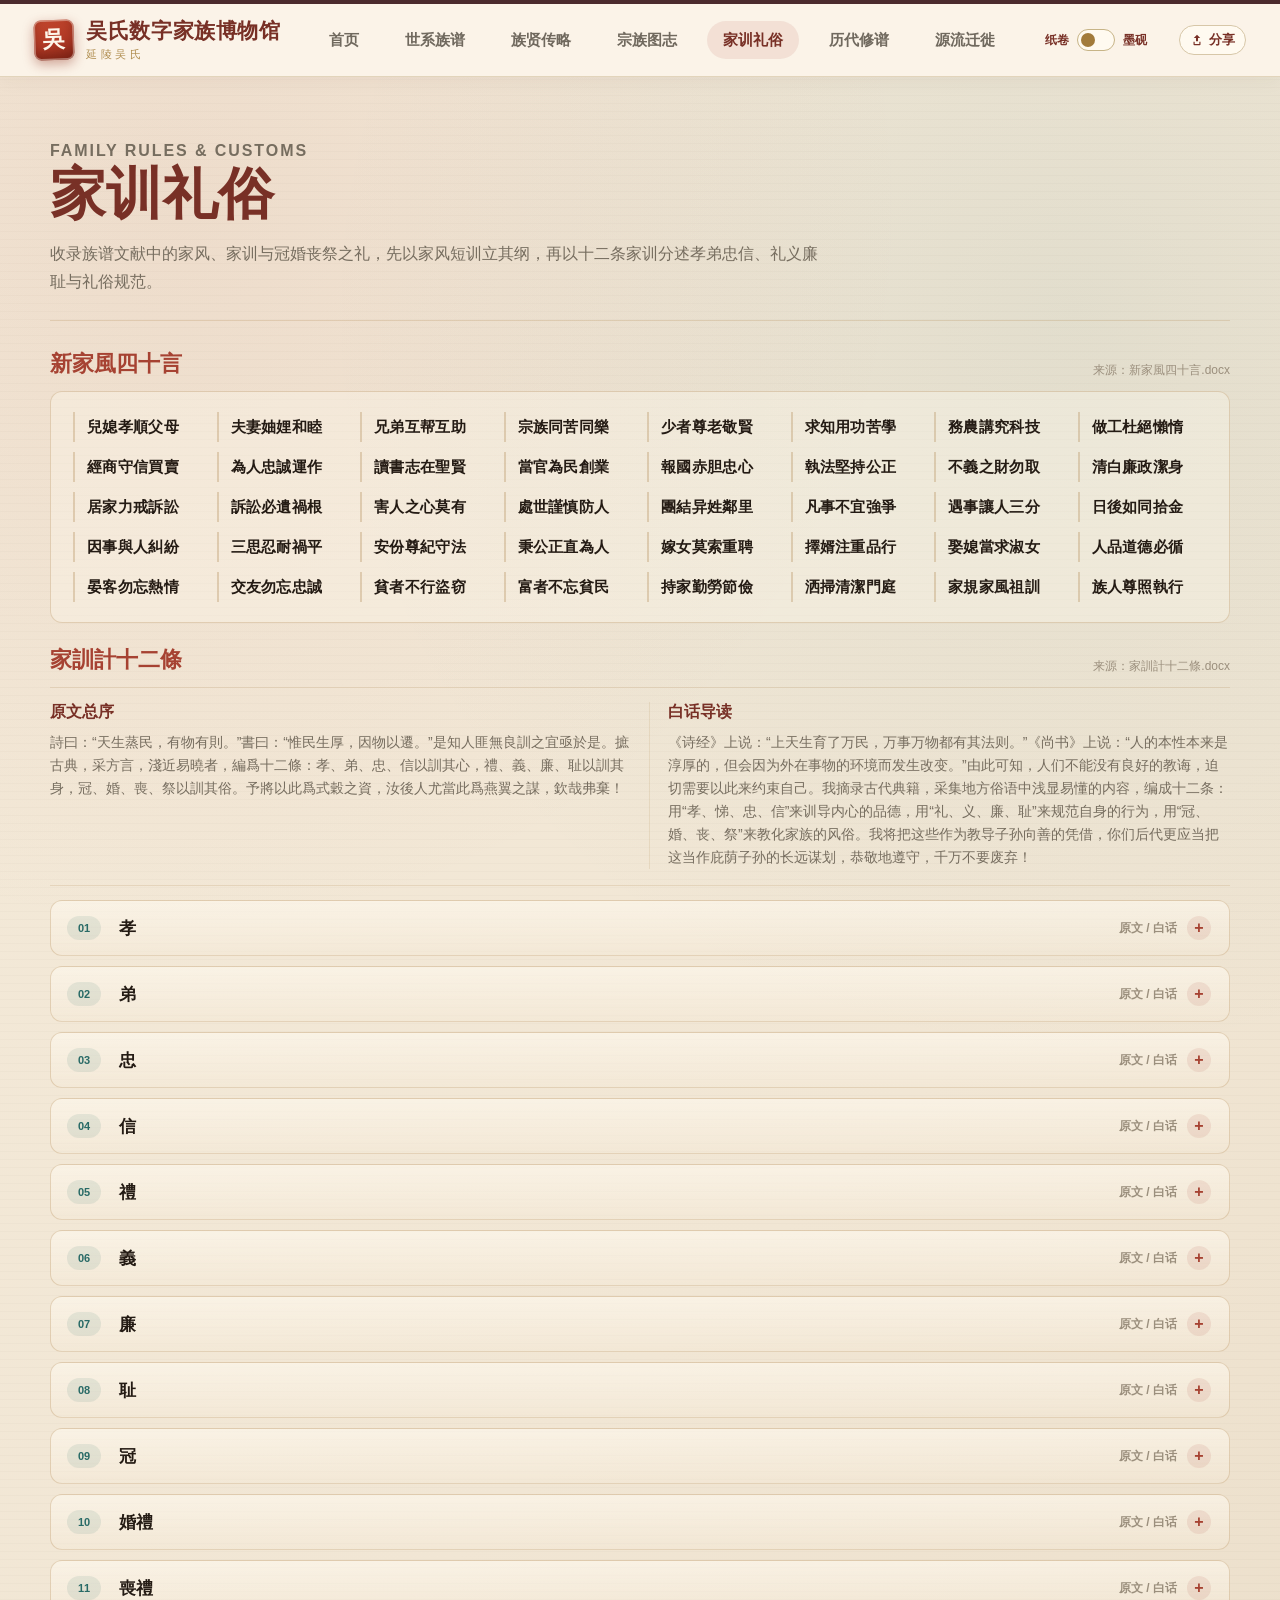
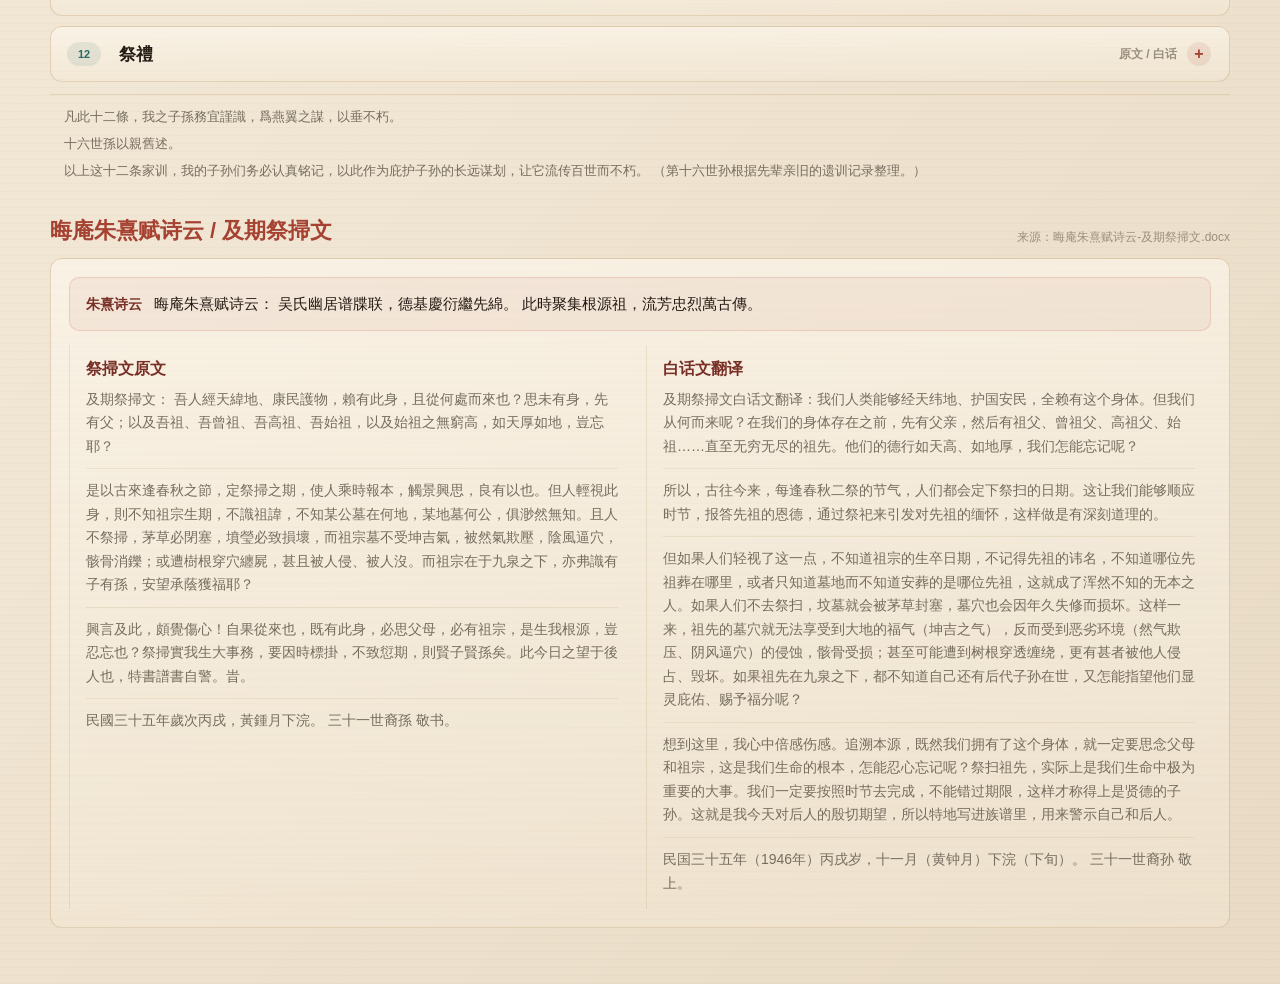
<file: family_customs.html>
<!doctype html>
<html lang="zh-CN">
<head>
  <meta charset="utf-8" />
  <meta name="viewport" content="width=device-width, initial-scale=1, viewport-fit=cover" />
  <title>家训礼俗｜延陵吴氏</title>
  <link rel="icon" href="assets/wu-genealogy-mark.svg?v=20260805" type="image/svg+xml" />
  <style>
    :root {
      --bg: #f1e6d4;
      --paper: #fbf6ea;
      --paper-strong: #fffaf0;
      --ink: #241b14;
      --muted: #766d5f;
      --muted-2: #9b8f7d;
      --line-soft: #e4d7bd;
      --accent: #a64232;
      --accent-dark: #783026;
      --accent-2: #286a66;
      --copper: #b89461;
      --shadow-soft: 0 8px 24px rgba(60, 44, 24, 0.09);
      --radius: 12px;
    }
    * { box-sizing: border-box; }
    body {
      margin: 0;
      font-family: "Microsoft YaHei", "PingFang SC", "Hiragino Sans GB", "Noto Sans CJK SC", "Source Han Sans SC", Arial, sans-serif;
      color: var(--ink);
      background:
        radial-gradient(circle at 14% 8%, rgba(166, 66, 50, .08), transparent 28%),
        radial-gradient(circle at 84% 12%, rgba(40, 106, 102, .08), transparent 30%),
        repeating-linear-gradient(0deg, rgba(80, 59, 33, .025) 0 1px, transparent 1px 8px),
        linear-gradient(135deg, #f4ead9 0%, var(--bg) 52%, #e8dac4 100%);
      min-height: 100vh;
    }
    .site-header {
      position: sticky;
      top: 0;
      z-index: 10;
      border-top: 4px solid #4b2a2d;
      border-bottom: 1px solid rgba(209, 190, 156, .58);
      background: #fbf3e8;
      box-shadow: 0 6px 16px rgba(60, 44, 24, .035);
    }
    .site-header-inner {
      display: flex;
      align-items: center;
      gap: 32px;
      min-height: 72px;
      padding: 14px 34px 15px;
    }
    .site-brand {
      flex: 0 0 auto;
      color: var(--accent-dark);
      font-size: 24px;
      font-weight: 820;
      letter-spacing: .03em;
      white-space: nowrap;
    }
    .site-nav {
      display: flex;
      flex-wrap: wrap;
      gap: 14px;
      margin: 0;
      padding: 0;
    }
    .site-nav a,
    .site-nav button {
      appearance: none;
      position: relative;
      display: inline-flex;
      align-items: center;
      justify-content: center;
      min-height: 38px;
      padding: 9px 15px;
      border: 1px solid transparent;
      border-radius: 999px;
      background: transparent;
      color: rgba(88, 82, 71, .86);
      font: inherit;
      font-size: 15px;
      font-weight: 760;
      line-height: 1;
      text-decoration: none;
      white-space: nowrap;
      letter-spacing: 0;
      box-shadow: none;
      transition: color .18s ease, background .18s ease, border-color .18s ease;
    }
    .site-nav a:hover {
      border-color: transparent;
      background: rgba(166, 66, 50, .06);
      color: var(--accent-dark);
    }
    .site-nav a.active {
      border-color: transparent;
      background: rgba(166, 66, 50, .10);
      color: var(--accent-dark);
    }
    .site-nav button {
      cursor: default;
      opacity: .78;
    }
    main {
      width: min(1180px, calc(100% - 40px));
      margin: 0 auto;
      padding: 34px 0 56px;
    }
    .hero-card,
    .panel,
    .rule-card,
    .wind-panel {
      border: 1px solid rgba(184, 148, 97, .34);
      border-radius: var(--radius);
      background:
        linear-gradient(180deg, rgba(255, 253, 247, .92), rgba(247, 236, 218, .76)),
        repeating-linear-gradient(90deg, rgba(116, 88, 48, .025) 0 1px, transparent 1px 7px),
        var(--paper-strong);
      box-shadow: var(--shadow-soft);
    }
    .hero-card {
      padding: 10px 0 24px;
      margin-bottom: 28px;
      border: 0;
      border-bottom: 1px solid rgba(184, 148, 97, .28);
      border-radius: 0;
      background: transparent;
      box-shadow: none;
    }
    .eyebrow {
      margin: 0 0 12px;
      color: var(--accent);
      font-size: 13px;
      font-weight: 780;
      letter-spacing: .12em;
    }
    h1 {
      margin: 0;
      color: var(--accent-dark);
      font-size: clamp(32px, 5vw, 56px);
      line-height: 1.05;
      letter-spacing: 0;
    }
    .hero-card p {
      max-width: 780px;
      margin: 16px 0 0;
      color: var(--muted);
      font-size: 16px;
      line-height: 1.75;
    }
    .section {
      margin-top: 22px;
    }
    .section-header {
      display: flex;
      align-items: end;
      justify-content: space-between;
      gap: 16px;
      margin: 0 0 12px;
    }
    h2 {
      margin: 0;
      color: var(--accent);
      font-size: 22px;
      letter-spacing: 0;
    }
    .source-note {
      color: var(--muted-2);
      font-size: 12px;
      white-space: nowrap;
    }
    .wind-panel {
      padding: 20px 22px;
      background: rgba(255, 250, 240, .32);
      box-shadow: none;
    }
    .motto-grid {
      display: grid;
      grid-template-columns: repeat(auto-fit, minmax(126px, 1fr));
      gap: 10px 14px;
      margin: 0;
      padding: 0;
    }
    .motto-grid span {
      display: flex;
      align-items: center;
      min-height: 30px;
      padding: 0 0 0 12px;
      border-left: 2px solid rgba(184, 148, 97, .36);
      color: var(--ink);
      font-size: 15px;
      font-weight: 690;
      line-height: 1.35;
      letter-spacing: .02em;
    }
    .rule-index {
      display: inline-flex;
      align-items: center;
      justify-content: center;
      width: 34px;
      height: 24px;
      border-radius: 999px;
      background: rgba(40, 106, 102, .1);
      color: var(--accent-2);
      font-size: 11px;
      font-weight: 820;
      font-family: inherit;
    }
    .intro-note {
      display: grid;
      grid-template-columns: repeat(2, minmax(0, 1fr));
      gap: 18px;
      margin-bottom: 14px;
      padding: 14px 0 16px;
      border-top: 1px solid rgba(184, 148, 97, .22);
      border-bottom: 1px solid rgba(184, 148, 97, .22);
    }
    .intro-block {
      min-width: 0;
    }
    .intro-block + .intro-block {
      padding-left: 18px;
      border-left: 1px solid rgba(184, 148, 97, .18);
    }
    .panel {
      padding: 16px;
      background:
        linear-gradient(180deg, rgba(255, 250, 240, .56), rgba(247, 236, 218, .34));
      box-shadow: none;
    }
    .intro-block h3,
    .panel h3 {
      margin: 0 0 8px;
      color: var(--accent-dark);
      font-size: 16px;
    }
    .intro-block p,
    .panel p {
      margin: 0 0 9px;
      color: var(--muted);
      font-size: 14px;
      line-height: 1.65;
    }
    .intro-block p:last-child,
    .panel p:last-child {
      margin-bottom: 0;
    }
    .rule-list {
      display: grid;
      gap: 10px;
    }
    .rule-card {
      overflow: hidden;
      background:
        linear-gradient(180deg, rgba(255, 250, 240, .58), rgba(247, 236, 218, .32));
      box-shadow: none;
    }
    .rule-card summary {
      display: grid;
      grid-template-columns: 42px minmax(0, 1fr) auto 26px;
      align-items: center;
      gap: 10px;
      min-height: 54px;
      padding: 12px 16px;
      cursor: pointer;
      list-style: none;
    }
    .rule-card summary::-webkit-details-marker {
      display: none;
    }
    .rule-card summary::after {
      content: "+";
      display: grid;
      place-items: center;
      width: 24px;
      height: 24px;
      border-radius: 999px;
      background: rgba(166, 66, 50, .1);
      color: var(--accent);
      font-weight: 820;
    }
    .rule-card[open] summary::after {
      content: "-";
    }
    .rule-card strong {
      color: var(--ink);
      font-size: 17px;
      letter-spacing: 0;
    }
    .rule-card em {
      color: var(--muted-2);
      font-size: 12px;
      font-style: normal;
      font-weight: 680;
      white-space: nowrap;
    }
    .rule-body {
      display: grid;
      grid-template-columns: repeat(2, minmax(0, 1fr));
      gap: 12px;
      padding: 0 16px 16px;
    }
    .rule-body article {
      min-width: 0;
      padding: 14px;
      border: 0;
      border-top: 1px solid rgba(184, 148, 97, .18);
      border-radius: 0;
      background: transparent;
    }
    .rule-body h3 {
      margin: 0 0 8px;
      color: var(--accent-dark);
      font-size: 15px;
    }
    .rule-body p {
      margin: 0;
      color: var(--muted);
      font-size: 14px;
      line-height: 1.68;
    }
    .tail-note {
      margin-top: 12px;
      padding: 12px 14px;
      border-top: 1px solid rgba(184, 148, 97, .24);
      color: var(--muted);
      font-size: 13px;
      line-height: 1.6;
    }
    .tail-note p {
      margin: 0 0 6px;
    }
    .tail-note p:last-child {
      margin-bottom: 0;
    }
    .rites-panel {
      display: grid;
      gap: 14px;
      padding: 18px;
    }
    .poem-strip {
      display: flex;
      gap: 12px;
      align-items: baseline;
      padding: 14px 16px;
      border: 1px solid rgba(166, 66, 50, .16);
      border-radius: 10px;
      background: rgba(166, 66, 50, .055);
    }
    .poem-strip strong {
      color: var(--accent-dark);
      font-size: 14px;
      line-height: 1.6;
      white-space: nowrap;
    }
    .poem-strip p {
      margin: 0;
      color: var(--ink);
      font-size: 15px;
      line-height: 1.6;
    }
    .rites-columns {
      display: grid;
      grid-template-columns: repeat(2, minmax(0, 1fr));
      gap: 12px;
    }
    .rites-article {
      min-width: 0;
      padding: 14px 16px;
      border: 0;
      border-left: 1px solid rgba(184, 148, 97, .2);
      border-radius: 0;
      background: transparent;
    }
    .rites-article h3 {
      margin: 0 0 8px;
      color: var(--accent-dark);
      font-size: 16px;
    }
    .rites-article p {
      margin: 0 0 10px;
      padding-bottom: 10px;
      border-bottom: 1px solid rgba(184, 148, 97, .16);
      color: var(--muted);
      font-size: 14px;
      line-height: 1.68;
    }
    .rites-article p:last-child {
      margin-bottom: 0;
      padding-bottom: 0;
      border-bottom: 0;
    }
    @media (max-width: 900px) {
      .intro-note,
      .rule-body,
      .rites-columns {
        grid-template-columns: 1fr;
      }
      .intro-block + .intro-block {
        padding-left: 0;
        padding-top: 12px;
        border-left: 0;
        border-top: 1px solid rgba(184, 148, 97, .18);
      }
      .rites-article {
        border-left: 0;
        border-top: 1px solid rgba(184, 148, 97, .18);
      }
    }
    @media (max-width: 760px) {
      .site-header-inner {
        display: block;
        min-height: 0;
        padding: 9px 12px 10px;
      }
      .site-brand {
        display: block;
        margin: 0 0 8px;
        font-size: 15px;
      }
      .site-nav {
        flex-wrap: nowrap;
        gap: 7px;
        overflow-x: auto;
        -webkit-overflow-scrolling: touch;
      }
      .site-nav a,
      .site-nav button {
        flex: 0 0 auto;
        min-height: 30px;
        padding: 6px 10px;
        font-size: 12px;
      }
      .site-nav::-webkit-scrollbar {
        display: none;
      }
      main {
        width: min(100% - 24px, 1180px);
        padding: 18px 0 34px;
      }
      .hero-card {
        padding: 18px;
      }
      .section-header {
        display: block;
      }
      .source-note {
        display: block;
        margin-top: 6px;
        white-space: normal;
      }
      .wind-panel {
        padding: 16px;
      }
      .motto-grid {
        grid-template-columns: repeat(2, minmax(0, 1fr));
        gap: 9px 10px;
      }
      .motto-grid span {
        min-height: 28px;
        font-size: 13px;
      }
      .poem-strip {
        display: block;
      }
      .poem-strip strong {
        display: block;
        margin-bottom: 6px;
      }
      .rule-card summary {
        grid-template-columns: 38px minmax(0, 1fr) 24px;
      }
      .rule-card em {
        display: none;
      }
    }
  </style>
  <link rel="stylesheet" href="assets/mobile-nav.css?v=20260929-mobile-audit" />
  <link rel="stylesheet" href="assets/paper-brand.css?v=20260929-mobile-audit" />
  <script defer src="assets/site-tools.js?v=20261004-events"></script>
  <script defer src="assets/skin-switcher.js?v=20260929-mobile-audit"></script>
</head>
<body>

  <header class="site-header">
    <div class="site-header-inner">
      <a class="site-brand paper-brand" href="./home.html" aria-label="吴氏数字家族博物馆首页"><span class="paper-brand-seal" aria-hidden="true">吳</span><span class="paper-brand-copy"><strong>吴氏数字家族博物馆</strong><small>延陵吴氏</small></span></a>
      <nav class="site-nav" aria-label="站点一级目录">
        <a class="nav-link" href="./home.html">首页</a><a class="nav-link" href="./index.html?view=tree">世系族谱</a><a class="nav-link" href="./biographies.html">族贤传略</a><a class="nav-link" href="./image_archive.html">宗族图志</a><a class="nav-link active" href="./family_customs.html" aria-current="page">家训礼俗</a><a class="nav-link" href="./revisions.html">历代修谱</a><a class="nav-link" href="./source_migration.html">源流迁徙</a>
      </nav>
    </div>
  </header>
  <main>
    <section class="hero-card">
      <p class="eyebrow">FAMILY RULES & CUSTOMS</p>
      <h1>家训礼俗</h1>
      <p>收录族谱文献中的家风、家训与冠婚丧祭之礼，先以家风短训立其纲，再以十二条家训分述孝弟忠信、礼义廉耻与礼俗规范。</p>
    </section>

    <section class="section">
      <div class="section-header">
        <h2>新家風四十言</h2>
        <span class="source-note">来源：新家風四十言.docx</span>
      </div>
      <div class="wind-panel">
        <div class="motto-grid" aria-label="新家风四十言短句">
        
          <span>兒媳孝順父母</span>

          <span>夫妻妯娌和睦</span>

          <span>兄弟互帮互助</span>

          <span>宗族同苦同樂</span>

          <span>少者尊老敬賢</span>

          <span>求知用功苦學</span>

          <span>務農講究科技</span>

          <span>做工杜絕懶惰</span>

          <span>經商守信買賣</span>

          <span>為人忠誠運作</span>

          <span>讀書志在聖賢</span>

          <span>當官為民創業</span>

          <span>報國赤胆忠心</span>

          <span>執法堅持公正</span>

          <span>不義之財勿取</span>

          <span>清白廉政潔身</span>

          <span>居家力戒訴訟</span>

          <span>訴訟必遺禍根</span>

          <span>害人之心莫有</span>

          <span>處世謹慎防人</span>

          <span>團結异姓鄰里</span>

          <span>凡事不宜強爭</span>

          <span>遇事讓人三分</span>

          <span>日後如同拾金</span>

          <span>因事與人糾紛</span>

          <span>三思忍耐禍平</span>

          <span>安份尊紀守法</span>

          <span>秉公正直為人</span>

          <span>嫁女莫索重聘</span>

          <span>擇婿注重品行</span>

          <span>娶媳當求淑女</span>

          <span>人品道德必循</span>

          <span>晏客勿忘熱情</span>

          <span>交友勿忘忠誠</span>

          <span>貧者不行盜窃</span>

          <span>富者不忘貧民</span>

          <span>持家勤勞節儉</span>

          <span>洒掃清潔門庭</span>

          <span>家規家風祖訓</span>

          <span>族人尊照執行</span>
        </div>
      </div>
    </section>

    <section class="section">
      <div class="section-header">
        <h2>家訓計十二條</h2>
        <span class="source-note">来源：家訓計十二條.docx</span>
      </div>
      <div class="intro-note">
        <article class="intro-block">
          <h3>原文总序</h3>
          <p>詩曰：“天生蒸民，有物有則。”書曰：“惟民生厚，因物以遷。”是知人匪無良訓之宜亟於是。摭古典，采方言，淺近易曉者，編爲十二條：孝、弟、忠、信以訓其心，禮、義、廉、耻以訓其身，冠、婚、喪、祭以訓其俗。予將以此爲式穀之資，汝後人尤當此爲燕翼之謀，欽哉弗棄！</p>
        </article>
        <article class="intro-block">
          <h3>白话导读</h3>
          <p>《诗经》上说：“上天生育了万民，万事万物都有其法则。”《尚书》上说：“人的本性本来是淳厚的，但会因为外在事物的环境而发生改变。”由此可知，人们不能没有良好的教诲，迫切需要以此来约束自己。我摘录古代典籍，采集地方俗语中浅显易懂的内容，编成十二条：用“孝、悌、忠、信”来训导内心的品德，用“礼、义、廉、耻”来规范自身的行为，用“冠、婚、丧、祭”来教化家族的风俗。我将把这些作为教导子孙向善的凭借，你们后代更应当把这当作庇荫子孙的长远谋划，恭敬地遵守，千万不要废弃！</p>
        </article>
      </div>
      <div class="rule-list">
        
        <details class="rule-card">
          <summary>
            <span class="rule-index">01</span>
            <strong>孝</strong>
            <em>原文 / 白话</em>
          </summary>
          <div class="rule-body">
            <article>
              <h3>原文</h3>
              <p>一日孝 何謂孝？盖孝者，所以事親也。百行之原，立身之本。聖人訓弟子之職，頂頭就說個“入則孝”。蓋以人生皆本於父母，十月懷胎，三年乳哺，推乾就濕，撫我鞠我，劬勞萬狀，若不可言，其昊天罔極也。古人有見于此，於冬溫而夏凊，昏定而晨省；出則必告，反則必面；父母怒不悅而撻之流血，不敢疾怨；起敬起孝也。生事之以禮，死葬之以禮，祭之以禮。故慈烏反哺，羔羊跪乳，禽獸且知孝道，况人爲萬物之靈者乎！凡我子孫，當以古人爲法，不可流于禽獸。</p>
            </article>
            <article>
              <h3>白话文</h3>
              <p>第一条：孝 什么是孝？孝，就是侍奉双亲的道理。它是各种德行的源头，是为人处世的根本。圣人教导弟子的本分，第一句话就说“在家要孝顺父母”。因为人的生命都源于父母，十月怀胎，三年哺乳，母亲总是把干爽的地方留给孩子，自己睡在潮湿的地方；抚养我们，教育我们，辛苦到了极点，难以用言语表达，这种恩情就像苍天一样广阔无边。古人认识到了这一点，所以在冬天让父母温暖，在夏天让父母清凉，晚上服侍父母安睡，早晨向父母请安；出门必定禀告，回家必定当面问候；即使父母发怒不高兴打出血来，也不敢有任何怨恨，这都是发自内心的敬爱与孝顺。父母活着时要按礼节侍奉，去世后要按礼节安葬，祭祀时也要按礼节进行。所以乌鸦有反哺之恩，羊羔有跪乳之义，禽兽尚且懂得孝道，何况人是万物之灵呢！凡是我的子孙，都应当以古人为榜样，绝不能堕落得连禽兽都不如。</p>
            </article>
          </div>
        </details>

        <details class="rule-card">
          <summary>
            <span class="rule-index">02</span>
            <strong>弟</strong>
            <em>原文 / 白话</em>
          </summary>
          <div class="rule-body">
            <article>
              <h3>原文</h3>
              <p>二曰弟 何謂弟？蓋弟者，所以事長也。孟子曰：“徐行後長者謂之弟。”不觀之物乎？彼竹節之生則有上有下，鴻鴈之飛則有後有先，確乎不渝。凡我子孫，務宜相好無尤，取其讓，舍其爭。以世間最難得者兄弟，必怡怡如也。見尊長，坐則擡身，立則拱手，言則從容，行則隨後。彼雖愚于我，不可以賢知先之也；雖貧賤於我，不可以富貴加之也。鄉黨且然，况宗族乎！故堯舜之爲大聖人，亦不外乎孝弟而已矣。此又後輩之所當知。</p>
            </article>
            <article>
              <h3>白话文</h3>
              <p>第二条：悌 什么是悌？悌，就是侍奉兄长的道理。孟子说：“慢步走在长者后面就叫做悌。”难道没有观察过万物吗？那竹子生长有上有下，大雁飞行有后有先，这是确立不变的规律。凡是我的子孙，务必和睦相处，不要彼此怨恨，要提倡相互谦让，摒弃争斗。世间最难得的就是兄弟，一定要保持和悦相亲的样子。见到尊长，坐着时要起身，站立时要拱手致敬，说话要从容温和，走路要跟在长者后面。他们虽然可能比我愚钝，但不能仗着自己聪明就在他们面前逞能；他们虽然可能比我贫贱，但不能仗着自己富贵就在他们面前傲慢。对待同乡的人尚且应该如此，何况是同宗族的亲人呢！所以尧舜之所以成为大圣人，也不外乎是做好了孝悌罢了。这也是后辈应当明白的道理。</p>
            </article>
          </div>
        </details>

        <details class="rule-card">
          <summary>
            <span class="rule-index">03</span>
            <strong>忠</strong>
            <em>原文 / 白话</em>
          </summary>
          <div class="rule-body">
            <article>
              <h3>原文</h3>
              <p>三曰忠 忠者何謂也？盡已之心之謂也。事君而不盡其心，則爲奸臣，爲佞臣，爲聚歛之臣。當時非之，後世唾罵，輕則斥罷之，重則誅戮之。是必思：君之爵祿我者，非徒富貴我也，以作忠望于我也；我之事是君者，非徒容悅爲也，當盡忠報其國也。于事社稷，君曰可，吾曰否，害在生靈；君曰是，吾曰非。公爾忘私，國爾忘家。天下有道，則疏附先後，制法於未亂，保邦未於危，爲萬世之謀，勿爲一時之計；斯時多故，則禦災捍患，爲生民保章，爲天子干誠，天下之計，勿謂一身之謀。此達之忠也。若窮而在下，則以爲人謀不忠曰省言焉。忠信，州里可行也，蠻貊亦可行也。吾子孫不可不一念不忠。</p>
            </article>
            <article>
              <h3>白话文</h3>
              <p>第三条：忠 什么是忠？就是竭尽自己的心力。侍奉君王如果不尽心，就会成为奸臣、佞臣、搜刮民财的臣子。当时的人会非议他，后世的人会唾骂他，轻则被罢官免职，重则被诛杀。所以一定要想到：君王赐予我爵位和俸禄，并非只是为了让我享受富贵，而是期望我能尽忠；我侍奉君王，并非只是为了阿谀奉承讨其欢心，而是应当尽忠报国。在关系国家社稷的事情上，如果君王说可以，而我认为不行，是因为这会危害百姓；君王说是，而我认为不是，这都是出于公心而忘却私利，为了国家而忘却小家。天下太平有道的时候，要亲近贤才，在动乱未发生前就制定好法度，在国家未遇到危险前就保卫好国家，要为万世的长远谋划，不要只图一时的打算；如果国家多灾多难，就要抵御灾害和外患，做保护百姓的屏障，做天子的忠诚守卫，要考虑天下的计谋，不要只顾自身的利益。这是身居高位者的忠诚。如果出身贫寒地位低下，就要以“替人办事是不是没有尽心竭力”来每天反省自己。忠信，在乡里是行得通的，在偏远蛮荒之地也是行得通的。我的子孙决不可有任何一念不忠。</p>
            </article>
          </div>
        </details>

        <details class="rule-card">
          <summary>
            <span class="rule-index">04</span>
            <strong>信</strong>
            <em>原文 / 白话</em>
          </summary>
          <div class="rule-body">
            <article>
              <h3>原文</h3>
              <p>四曰信 信者何謂也？循物無違之謂也。孔子曰：“主忠信。”子夏曰：“與朋友交，言而有信。”一聖一賢皆見人當以信實於主。孔子曰：“人而無信，不知其可也。大車無輗，小車無軏，其何以行之哉？”信之於人大矣！故雞非鳳比，不爽曉晦之期；鴈乃禽倫，每守春秋之候。信也。人備五常，兼萬善，靈於庶物者也。苟有不信，則內欺於心，外欺乎人。仕焉不可以獲上而治民，處焉不可以悅親而信友。學爲虛文，業爲虛假。親戚畔之，鄉里疑之。聖人去食去兵，而不去信也。蓋以自古皆有死，人無信不立耳。苟能信焉，則陰陽信而兩儀運，四時信而百物生出；則君任之爲股肱，民依之爲父母；處則吐辭爲經，行則出言爲度也。奉爲耆龜，敬爲神明。近者任，遠者倚，豚魚可感也。吾子孫不可一念不信。</p>
            </article>
            <article>
              <h3>白话文</h3>
              <p>第四条：信 什么是信？信，就是遵循事物规律而不违背承诺。孔子说：“为人要以忠信为主。”子夏说：“与朋友交往，说话要讲信用。”这两位圣贤都指出了做人应当以诚信为根本。孔子又说：“一个人如果不讲信用，真不知道他怎么能立身处世。就像大车没有车辕前端与车横木衔接的木销，小车没有皮带，它靠什么行走呢？”诚信对于人来说太重要了！所以，鸡虽然不能和凤凰相比，但它报晓的时间从不差错；大雁虽然只是禽鸟，却每年都能坚守春秋迁徙的节候。这就是信。人具备仁义礼智信五常，兼具各种善德，是万物中最有灵性的。如果人不讲信用，在内就是欺骗自己的良心，在外就是欺骗他人。做官就无法获得上级的信任去治理百姓，居家就无法让父母高兴、得到朋友的信任。求学就成了虚有其表，做事就成了弄虚作假。亲戚会背叛他，乡里人会怀疑他。所以圣人宁可去掉粮食、去掉军队，也不去掉信用。因为自古以来人终究一死，但如果没有信用，就无法在世上立足。如果能做到诚实守信，就能像阴阳有信而天地运转，四季有信而万物生长一样；君主就会把你当作左膀右臂来重用，百姓就会把你当作父母来依靠；平日里说出的话可以成为经典，做出的事可以成为法度。人们会把你像神明一样敬奉。近处的人信任你，远处的人依赖你，甚至连蠢笨的小猪小鱼也能被感化。我的子孙决不可有任何一念不讲信用。</p>
            </article>
          </div>
        </details>

        <details class="rule-card">
          <summary>
            <span class="rule-index">05</span>
            <strong>禮</strong>
            <em>原文 / 白话</em>
          </summary>
          <div class="rule-body">
            <article>
              <h3>原文</h3>
              <p>五曰禮 禮者，屢也可，不斯須去身者也。故堯之光恭克讓，舜之溫恭允塞，禹之祗臺德先，湯之罔不祗肅，文之敬止，武之敬勝，周公之吐握，孔子之恂恂，孟子之立正位，皆有見於是禮者。在天爲天秩，在人爲人常。體之則可以爲聖賢，失之則同歸於禽獸，誠非玉帛之謂也。是故君臣由是禮，則君明臣良；父子由是禮，則父慈子孝；兄弟由是禮，則兄友弟恭；夫婦由是禮，則夫和婦順；朋友由是禮，則無言不及義之失。得志與民由之，則禮讓成俗，禮教成風；不得志則獨行其道，則明無人非，幽無鬼責。謂其爲出入禮門之君子可也，謂其爲禮義由賢者出可也。吾子孫當守之以禮。</p>
            </article>
            <article>
              <h3>白话文</h3>
              <p>第五条：礼 什么是礼？礼是人应当践行的准则，是片刻也不能离开自身的。所以尧的光明恭敬而能让贤，舜的温和恭敬而天下充实，禹的敬天重德，商汤的无不恭敬肃穆，周文王的敬重止于至善，周武王的以敬胜怠，周公的吐哺握发（求贤若渴），孔子的温和恭敬，孟子的立于天地之正位，这些都是在礼上的具体体现。礼，在天体现为自然秩序，在人体现为伦理纲常。能身体力行就能成为圣贤，失去了它就与禽兽无异，这确实不仅仅是指进贡玉帛这类形式。因此，君臣之间依循礼，就会君主明智、臣子贤良；父子之间依循礼，就会父亲慈爱、儿子孝顺；兄弟之间依循礼，就会兄长友爱、弟弟恭敬；夫妇之间依循礼，就会丈夫和睦、妻子柔顺；朋友之间依循礼，就不会出现说话不合道义的过失。得志时和百姓一起践行它，就能让礼让成为社会习俗，让礼教蔚然成风；不得志时独自践行自己的原则，就能做到在明处没有人的非议，在暗处没有鬼神的责罚。这样的人，称他为懂得出入礼义之门的君子是可以的，称他为展现了贤者礼义风范的人也是可以的。我的子孙应当用礼来约束自己。</p>
            </article>
          </div>
        </details>

        <details class="rule-card">
          <summary>
            <span class="rule-index">06</span>
            <strong>義</strong>
            <em>原文 / 白话</em>
          </summary>
          <div class="rule-body">
            <article>
              <h3>原文</h3>
              <p>六曰義 義者，宜也，天理之當然，人事之準則也。孔子曰：“君子喻於義”，“君子義以爲質”，“君子義以爲上”。又曰：“君子有勇而無義爲亂，小人有勇而無義爲盜。”孟子曰：“亦有仁義而已矣。”義者，人之正路也。舍正路而不由，哀哉！又曰：“無禮無義，人役也。”尊德樂義，則可以囂囂矣。是聖賢千言萬語，無非欲人由于義也。故義之於君臣也，朋友以義合也。有此二者方可以行其義，郎至一言一行，一進一退，一取一予，皆當爲義。是比富與貴，人之所欲也，非其義也，祿之以天下弗顧也，繫馬千駟弗視也；貧與賤，人之所惡也，非其義也，一介不以與人，一介不以取諸人。孔子不以衞卿之得動心而退，必以義；曾子不以晉楚之富動心，而曰“我以吾義”；孟子不以萬鍾之祿動心，而曰“舍生取義”。有周恤之義，無害人之心；有自重之義，無足恭之態。如是而謂其爲比義之君子可也，謂其爲當時之義士可也。凡我子孫當制之以義。</p>
            </article>
            <article>
              <h3>白话文</h3>
              <p>第六条：义 什么是义？义，就是适宜，是天理的必然，也是人事的准则。孔子说：“君子懂得的是道义”，“君子把道义作为立身的根本”，“君子把道义看得最崇高”。又说：“君子如果只有勇敢而不讲道义就会作乱，小人如果只有勇敢而不讲道义就会沦为强盗。”孟子说：“只要有仁义就足够了。”义，是人生的正道。放着正道不走，多么可悲啊！又说：“没有礼没有义的人，只能做受人奴役的人。”如果能尊崇道德、乐于道义，就可以悠然自得无所欲求了。可见圣贤们千言万语，无非是想让人们顺乎道义行事。所以，道义存在于君臣之间，朋友之间也是靠道义结合的。有了这两个前提才可以推行道义，乃至于一言一行，一进一退，一取一予，都应当符合道义。就像富贵，虽然是人人渴望的，但如果不符合道义，即使把天下的财富都作为俸禄赐给他，他也不屑一顾，即使有成千上万匹马拉的马车，他也不看一眼；贫贱，虽然是人人厌恶的，但如果不符合道义，他一毫不随便给人，也一毫不随便拿别人的。孔子不被卫国卿相的职位所动心而辞退，必然是出于道义；曾子不被晋国、楚国的财富所动心，说“我坚守我的道义”；孟子不被极其丰厚的俸禄所动心，说“为了道义可以舍弃生命”。要有周济别人的义举，没有伤害别人的心思；要有自尊自重的气节，没有过分逢迎谄媚的姿态。能做到这样，称他为崇尚道义的君子是可以的，称他为当时的义士也是可以的。凡我子孙，都应当用义来克制约束自己。</p>
            </article>
          </div>
        </details>

        <details class="rule-card">
          <summary>
            <span class="rule-index">07</span>
            <strong>廉</strong>
            <em>原文 / 白话</em>
          </summary>
          <div class="rule-body">
            <article>
              <h3>原文</h3>
              <p>七曰廉 廉者，有分辨，臨財無苟得之謂也。故以廉名者，必非巢、由其人，務光其輩，而後可尚也。苟道義無虧，則舜受堯封，禹承舜禪，亦不害其廉。以不廉名者，非必盜跖其爲，齊人其行，而後爲失也。是以原思有宰粟之辭，孔子曰：“毋！以與爾鄰里鄉黨乎！”受之無害于廉也。齊王有兼金之餽，孟子曰：“予未有處也。焉有君子而可以貨取乎？”辭之足以明廉也。彼不義，兄居惡用覜匕？豈不名廉然，辟兄離母，絕人道之大倫，其廉失之矯。耕稼有莘，道樂堯舜，何心于廉然？非義非道，一介有所不取，其廉乃爲是。廉之當办也如此。有志于廉者，願學孔、孟、伊尹，勿爲仲子，其廉斯至矣。凡我子孫，當思以廉自勵。</p>
            </article>
            <article>
              <h3>白话文</h3>
              <p>第七条：廉 什么是廉？廉，就是明辨是非，面对钱财不随便苟得。所以，真正以廉洁闻名的人，未必非要是像巢父、许由那样隐居不仕，或者像务光那样跳水自尽的人，才值得推崇。如果道义上没有亏欠，那么舜接受尧的禅让，禹接受舜的禅让，也不损害他们的廉洁。被指责为不廉洁的人，未必非要像大盗盗跖那样作恶，或者像齐人乞讨祭食那样厚颜无耻，才算是丧失了廉洁。因此，原思做孔子家宰时推辞俸禄，孔子说：“不要推辞！把这些粮食分给你的邻里乡亲吧！”接受正当的俸禄并不会损害廉洁。齐王赠送丰厚的金子给孟子，孟子说：“我还没有可以安置它的理由。哪里有君子可以用金钱来收买的呢？”推辞掉不该拿的财物足以表明廉洁。像陈仲子那样认为哥哥的俸禄是不义之财，住在哥哥家难道要用那不义之钱买的饭勺吃饭吗？这样难道不叫廉洁吗？但他避开哥哥、离开母亲，断绝了人伦大道，他的这种廉洁就显得太矫情了。伊尹在有莘国的郊野种地，以尧舜的道义为乐，他哪里有刻意去追求廉洁的虚名呢？但不符合道义的，他一丝一毫都不会去取，这才是真正的廉洁。对待廉洁就应该如此。有志于廉洁的人，希望能向孔子、孟子、伊尹学习，不要学陈仲子那样走极端，这样就能达到真正的廉洁了。凡我子孙，应当常思以廉洁来勉励自己。</p>
            </article>
          </div>
        </details>

        <details class="rule-card">
          <summary>
            <span class="rule-index">08</span>
            <strong>耻</strong>
            <em>原文 / 白话</em>
          </summary>
          <div class="rule-body">
            <article>
              <h3>原文</h3>
              <p>八曰耻 耻者，有羞愧，能有所不爲之謂也。孟子曰：“人不可以無耻。無耻之耻，無耻矣。”又曰：“不耻不若人，何若人有？”是耻之於人大矣。故鑽穴隙相窺，踰墻相從，可耻之事也。禦人國門，穿窬境內，可耻之行也。非耻之當戒者乎？先正保衡曰：“於弗克俾厥後爲堯舜，其心愧耻，若撻之于市朝。”用耻之人也。古者言之不出，耻躬之不逮也，知耻之士也。非耻之當法者乎？孔子不飲盜泉之水，耻其名之不正也；鍾離意不拜金珠之賜，耻其來之不潔也。巢棲而莫辨，禽之所以無耻也；穴處而苟同，獸之所以無耻也。人能存得耻字，則愧勵激昂，不惟不干刑憲，不愧幽獨，希聖希賢亦不難矣。凡我子孫當以耻自知。</p>
            </article>
            <article>
              <h3>白话文</h3>
              <p>第八条：耻 什么是耻？耻，就是懂得羞愧，能够坚持有所不为。孟子说：“人不可以没有羞耻心。如果能把不知羞耻视为耻辱，那就不会再有无耻的事情发生了。”又说：“不以自己不如别人为耻，又怎么能赶上别人呢？”可见羞耻心对人来说太重要了。所以，钻墙洞互相偷看，翻越围墙私自相会，这是可耻的事情。在国境线上抵御敌人，在国内却做翻墙越货的勾当，这是可耻的行为。难道这不是羞耻心应当告诫我们要避免的吗？先贤伊尹说：“如果不能使我的君王成为像尧舜一样的圣明君主，我心里就会感到羞愧耻辱，就像在热闹的集市上被人鞭打一样。”这是善于运用羞耻心的人。古人说话不轻易出口，是因为以自己的行动赶不上言辞为耻，这是懂得羞耻的人。难道这不是因为羞耻心而应当效法的吗？孔子不喝“盗泉”里的水，是觉得它的名字不端正；钟离意不接受金珠的赏赐，是耻于这财富来路不清白。鸟在巢中栖息而不知分辨，是因为禽鸟没有羞耻心；兽在洞穴中苟且群居，是因为野兽没有羞耻心。人只要心里能存着一个“耻”字，就会因为心怀愧疚而激励自己奋发向上，不仅不会触犯国家刑法，在暗室独处时也能问心无愧，这样想要成为圣贤也就不是难事了。凡我子孙，应当用知耻来时刻警醒自己。</p>
            </article>
          </div>
        </details>

        <details class="rule-card">
          <summary>
            <span class="rule-index">09</span>
            <strong>冠</strong>
            <em>原文 / 白话</em>
          </summary>
          <div class="rule-body">
            <article>
              <h3>原文</h3>
              <p>九曰冠 司馬溫公曰：“冠者成人之道也。成人者，將責爲人子、爲人弟、爲人臣、爲人少者之行也。將責四者之行於人，其禮可不重歟？”冠禮之廢久矣，近世以來，人情尤爲輕薄，生子猶飲乳，已加巾帽，有官者爲之制公服以弄之，過十歲猶總角者亦鮮矣。責彼以四者之行，豈能知之？故往往自幼至長愚騃如一，由不知成人之道故也。古人雖稱二十而冠，不可猝廢，若敦厚好古之君子，俟其子年十五以上，能通《孝經》、《論語》，粗知禮義之方然後冠之，斯爲美矣。善哉斯言，吾子孫當以法。</p>
            </article>
            <article>
              <h3>白话文</h3>
              <p>第九条：冠（成年礼） 司马光曾说：“冠礼，是宣告一个人成年的仪式。既然成年了，就要要求他履行做儿子、做弟弟、做臣子、做晚辈的种种行为规范。要用这四种行为规范来要求一个人，这个加冠的礼仪怎么能不重视呢？”然而，冠礼被废弃已经很久了。近代以来，世风尤其轻浮浅薄，有的孩子还在吃奶，就已经给他们戴上了成人的巾帽；做官的人家甚至给小孩子做官服当玩具穿，超过十岁还留着儿童发髻的都很少了。这样去要求他们履行成人的四种行为规范，他们哪里能懂呢？所以，现在的子弟往往从懂事到长大成人，始终像个不懂事的孩童一样，这就是因为他们不懂得成人的道理。古人虽然规定二十岁才举行冠礼，这规矩不能突然废除，但如果是敦厚淳朴、喜好古道的人家，可以等到孩子十五岁以上，能够通读《孝经》、《论语》，大致懂得礼义的道理之后，再为他举行冠礼，这样就非常好了。司马光这话说的太好了，我的子孙应当以此为效法。</p>
            </article>
          </div>
        </details>

        <details class="rule-card">
          <summary>
            <span class="rule-index">10</span>
            <strong>婚禮</strong>
            <em>原文 / 白话</em>
          </summary>
          <div class="rule-body">
            <article>
              <h3>原文</h3>
              <p>十曰婚禮 夫婦人倫之大，上以承先祖，下以繼後嗣，可不謹？婚配之家，必先請明尊長，合議可否。閥閱必期相稱，不可慕其富貴、棄其貧賤。戴禮曰：“娶其嫁女，必擇孝弟世有行義者，則子孫慈愛孝弟，不敢淫暴。鳳凰生而有仁義之意，虎豹生而有貪戾之心，無養虎豹移害天下，婦壻不可不擇甚矣。”胡文定公曰：“嫁女必須服吾家者，勝吾家則女之事人必欽必戒；娶婦必須不如吾家者，不如吾家則婦之事舅姑必執婦道，不可不知。”若我子孫，不問名分微賤逆亂之家，貪財私對者，不許與祭會拜，削譜除名。</p>
            </article>
            <article>
              <h3>白话文</h3>
              <p>第十条：婚礼 夫妇关系是人伦中的大事，往上关系到承继祖先，往下关系到繁衍子嗣，怎么能不谨慎呢？在结亲的时候，必须要先请示长辈，共同商议是否合适。两家的门第家风一定要讲求匹配，千万不能贪慕对方富贵，或者嫌弃对方贫贱。《礼记》上说：“娶妻或嫁女，一定要选择那些世世代代有孝悌和道义品行的家庭，这样生下的子孙也会慈爱孝顺，不敢去做淫荡粗暴的事。凤凰生来就带有仁义的气质，虎豹生来就怀有贪婪暴戾的本性，不要养了虎豹去祸害天下，所以挑选媳妇和女婿，绝不能不慎重！”胡寅曾说：“嫁女儿，必须嫁给家境或地位略高于自家的人家，因为对方高过自家，女儿去侍奉公婆丈夫时就一定会恭敬谨慎；娶媳妇，必须娶家境略逊于自家的人家，因为对方不如自家，媳妇侍奉公婆时就一定会恪守妇道，这些道理不可不知。”如果我的子孙，不顾及名分，与出身微贱、大逆不道的人家结亲，或者贪图钱财私自定下婚约的，一律不许参加家族的祭祀活动，并在族谱中除名。</p>
            </article>
          </div>
        </details>

        <details class="rule-card">
          <summary>
            <span class="rule-index">11</span>
            <strong>喪禮</strong>
            <em>原文 / 白话</em>
          </summary>
          <div class="rule-body">
            <article>
              <h3>原文</h3>
              <p>十一曰喪禮 喪禮者，人子送終之道，當以哀痛慘怛爲本，以衣衾棺槨爲念。孟子曰：“養生者不足以當大事，惟送死可以當大事。”以人子不可使有後日之悔，雖曰喪稱人家之有無，貧而厚葬不循禮也，然君子不以天下儉其親，寧過于厚，無過于薄。古者父母之喪，既殯食粥，齊衰疏食飲水，不食菜菓；既虞卒哭，疏食飲水，不食菜菓；期而小祥，食菜菓；又期而大祥，食醢醬；中月而禫，飲醴酒。食者居喪無敢公然飲酒食肉者。凡我子孫，不得匿喪成婚，不得飲酒食肉，不得暴露不葬，不得癈凶爲吉會赴筵席，犯者罪之。且喪禮久廢，人家又多惑于老佛之誆，云爲死者滅罪資福，虛費錢糧。鳴呼！父母本無罪也，而歿爲破獄解懺，人子逆取其過而加之罪，其爲不孝大矣！今宜革之，遵守家禮。</p>
            </article>
            <article>
              <h3>白话文</h3>
              <p>第十一条：丧礼 丧礼，是为人子女为父母送终的道义，应当以发自内心的哀痛悲伤为根本，以准备好衣物棺椁为念。孟子说：“活着的时候赡养父母还不算尽了最大的事，只有妥善办理父母的丧事才算得上是最大的事。”因为作为子女，不能让自己在日后留下遗憾。虽说办丧事要根据家境的贫富来定，贫穷人家倾家荡产去厚葬是不符合礼制的，但是君子绝不能为了省钱而在安葬父母的事上吝啬，宁可稍微丰厚一些，也绝不可过于简陋。古人遇到父母去世，在灵柩停放期间只能喝粥，穿着粗麻丧服时只能吃粗粮喝冷水，不能吃蔬菜瓜果；下葬后的虞祭和卒哭祭之后，依然吃粗粮喝冷水，不吃蔬菜瓜果；满一周年举行小祥祭祀时，才可以吃些蔬菜瓜果；再满一周年举行大祥祭祀时，才可以吃些酱醋调料；再过一个月举行禫祭除服后，才可以喝点淡酒。古人在服丧期间，是绝没有人敢公然大吃大喝、吃肉饮酒的。凡是我的子孙，在居丧期间绝对不能隐瞒丧事去结婚，不能饮酒吃肉，不能让长辈的遗体暴露在外迟迟不安葬，也不能把丧事当作喜事来办、去赴宴应酬，违犯的人要受到惩处。况且，古老的丧礼已经废除很久了，现在的人家多被佛教道教的说法所迷惑，说什么要为死者做法事灭罪祈福，白白浪费钱财。唉！父母本来就没有罪过，死后却要为他们做“破狱解忏”的法事，这是子女凭空捏造父母的过失并把罪名强加给他们，这真是天大的不孝啊！现在应该把这些陋习都革除掉，严格遵守正统的家礼。</p>
            </article>
          </div>
        </details>

        <details class="rule-card">
          <summary>
            <span class="rule-index">12</span>
            <strong>祭禮</strong>
            <em>原文 / 白话</em>
          </summary>
          <div class="rule-body">
            <article>
              <h3>原文</h3>
              <p>十二曰祭禮 祭者，報本追遠之道。是以豺祭獸，獺祭魚，皆知報本，况於人乎？然非仁孝誠敬，不足以與此。孔子所以“祭如在，祭神如神在”，則曰“吾不與祭，如不祭”。凡遇祭祀，必先一日執事者謂宗子及尊長，選童年聰俊子弟與祭。與祭子孫，齊整衣冠，赴堂習儀演禮，毋得臨期懵然不知起倒，失儀慢祖。且祭必貴早，蓋東方未明，祖宗神氣未散，從而宴享，庶得其所。苟惰慢相仍，遲及日中方集，苟且拜獻，祭畢而歸，殊非家法。必執事之人陳設於五鼓之時，祭之人會集於黎明之始。敢有廢時失事，行禮不恭，跛倚欠伸，噦噫唾嗽，一切失容之事，違者叱罰，少者倍之。散胙飮酒，止許七行，庶能飮者有節，不能飮者有待，不許互相扳勸，以致譁失禮。</p>
            </article>
            <article>
              <h3>白话文</h3>
              <p>第十二条：祭礼 祭祀，是报答祖先恩德、追念先人的途径。连豺狼在吃猎物前都要先陈列祭祀，水獭在吃鱼前也要先摆开祭祀，动物尚且知道报本，何况是人呢？然而，如果不是心怀仁孝诚敬，就不足以参与祭祀。孔子说“祭祀祖先就像祖先真在面前一样，祭祀神明就像神明真在面前一样”，还说“如果我不亲自参与祭祀，就跟没有祭祀一样”。凡是遇到祭祀活动，主事的人必须提前一天告知宗子和族中长辈，挑选聪明俊秀的少年子弟参与祭祀。参与祭祀的子孙，必须穿戴整齐，提前到祠堂学习演练祭祀的礼仪，绝不能到了正式祭祀时还懵懵懂懂不知道何时起立何时跪拜，这会丧失礼仪、怠慢祖先。而且祭祀一定要趁早，因为在天还没亮的时候，祖先的神灵之气还没有散去，这时候供奉祭品，祖宗的神灵才能得到享用。如果因为懒惰懈怠，拖拉到中午才集合，敷衍了事地拜一拜献上祭品，祭祀完就走，这绝不是我们家的规矩。负责操办的人必须在五更天（凌晨三至五点）就陈设好祭品，参与祭祀的人必须在天刚亮时就全部集合完毕。如果有人敢错过时间耽误祭祀，或者行礼时态度不恭敬，身体歪斜依靠、打哈欠伸懒腰、打嗝咳嗽吐痰，以及做出一切有失体统的举动，违犯的人要受到严厉的呵斥和处罚，年轻不懂事的还要加倍处罚。祭祀结束后分享祭肉和饮酒时，最多只允许敬酒七巡，这样可以让能喝酒的人有所节制，不能喝酒的人也能应付得来，绝不允许互相拉扯劝酒，以免大声喧哗而丧失了体统。</p>
            </article>
          </div>
        </details>
      </div>
      <div class="tail-note">
        <p>凡此十二條，我之子孫務宜謹識，爲燕翼之謀，以垂不朽。</p>
<p>十六世孫以親舊述。</p>
<p>以上这十二条家训，我的子孙们务必认真铭记，以此作为庇护子孙的长远谋划，让它流传百世而不朽。 （第十六世孙根据先辈亲旧的遗训记录整理。）</p>
      </div>
    </section>

    <section class="section">
      <div class="section-header">
        <h2>晦庵朱熹赋诗云 / 及期祭掃文</h2>
        <span class="source-note">来源：晦庵朱熹赋诗云-及期祭掃文.docx</span>
      </div>
      <div class="panel rites-panel">
        <div class="poem-strip">
          <strong>朱熹诗云</strong>
          <p>晦庵朱熹赋诗云： 吴氏幽居谱牒联，德基慶衍繼先綿。 此時聚集根源祖，流芳忠烈萬古傳。</p>
        </div>
        <div class="rites-columns">
          <article class="rites-article">
            <h3>祭掃文原文</h3>
            <p>及期祭掃文： 吾人經天緯地、康民護物，賴有此身，且從何處而來也？思未有身，先有父；以及吾祖、吾曾祖、吾高祖、吾始祖，以及始祖之無窮高，如天厚如地，豈忘耶？</p>
<p>是以古來逢春秋之節，定祭掃之期，使人乘時報本，觸景興思，良有以也。但人輕視此身，則不知祖宗生期，不識祖諱，不知某公墓在何地，某地墓何公，俱渺然無知。且人不祭掃，茅草必閉塞，墳瑩必致損壞，而祖宗墓不受坤吉氣，被然氣欺壓，陰風逼穴，骸骨消鑠；或遭樹根穿穴纏屍，甚且被人侵、被人沒。而祖宗在于九泉之下，亦弗識有子有孫，安望承蔭獲福耶？</p>
<p>興言及此，頗覺傷心！自果從來也，既有此身，必思父母，必有祖宗，是生我根源，豈忍忘也？祭掃實我生大事務，要因時標掛，不致愆期，則賢子賢孫矣。此今日之望于後人也，特書譜書自警。旹。</p>
<p>民國三十五年歲次丙戌，黃鍾月下浣。 三十一世裔孫 敬书。</p>
          </article>
          <article class="rites-article">
            <h3>白话文翻译</h3>
            <p>及期祭掃文白话文翻译：我们人类能够经天纬地、护国安民，全赖有这个身体。但我们从何而来呢？在我们的身体存在之前，先有父亲，然后有祖父、曾祖父、高祖父、始祖……直至无穷无尽的祖先。他们的德行如天高、如地厚，我们怎能忘记呢？</p>
<p>所以，古往今来，每逢春秋二祭的节气，人们都会定下祭扫的日期。这让我们能够顺应时节，报答先祖的恩德，通过祭祀来引发对先祖的缅怀，这样做是有深刻道理的。</p>
<p>但如果人们轻视了这一点，不知道祖宗的生卒日期，不记得先祖的讳名，不知道哪位先祖葬在哪里，或者只知道墓地而不知道安葬的是哪位先祖，这就成了浑然不知的无本之人。如果人们不去祭扫，坟墓就会被茅草封塞，墓穴也会因年久失修而损坏。这样一来，祖先的墓穴就无法享受到大地的福气（坤吉之气），反而受到恶劣环境（然气欺压、阴风逼穴）的侵蚀，骸骨受损；甚至可能遭到树根穿透缠绕，更有甚者被他人侵占、毁坏。如果祖先在九泉之下，都不知道自己还有后代子孙在世，又怎能指望他们显灵庇佑、赐予福分呢？</p>
<p>想到这里，我心中倍感伤感。追溯本源，既然我们拥有了这个身体，就一定要思念父母和祖宗，这是我们生命的根本，怎能忍心忘记呢？祭扫祖先，实际上是我们生命中极为重要的大事。我们一定要按照时节去完成，不能错过期限，这样才称得上是贤德的子孙。这就是我今天对后人的殷切期望，所以特地写进族谱里，用来警示自己和后人。</p>
<p>民国三十五年（1946年）丙戌岁，十一月（黄钟月）下浣（下旬）。 三十一世裔孙 敬上。</p>
          </article>
        </div>
      </div>
    </section>
  </main>
</body>
</html>
</file>
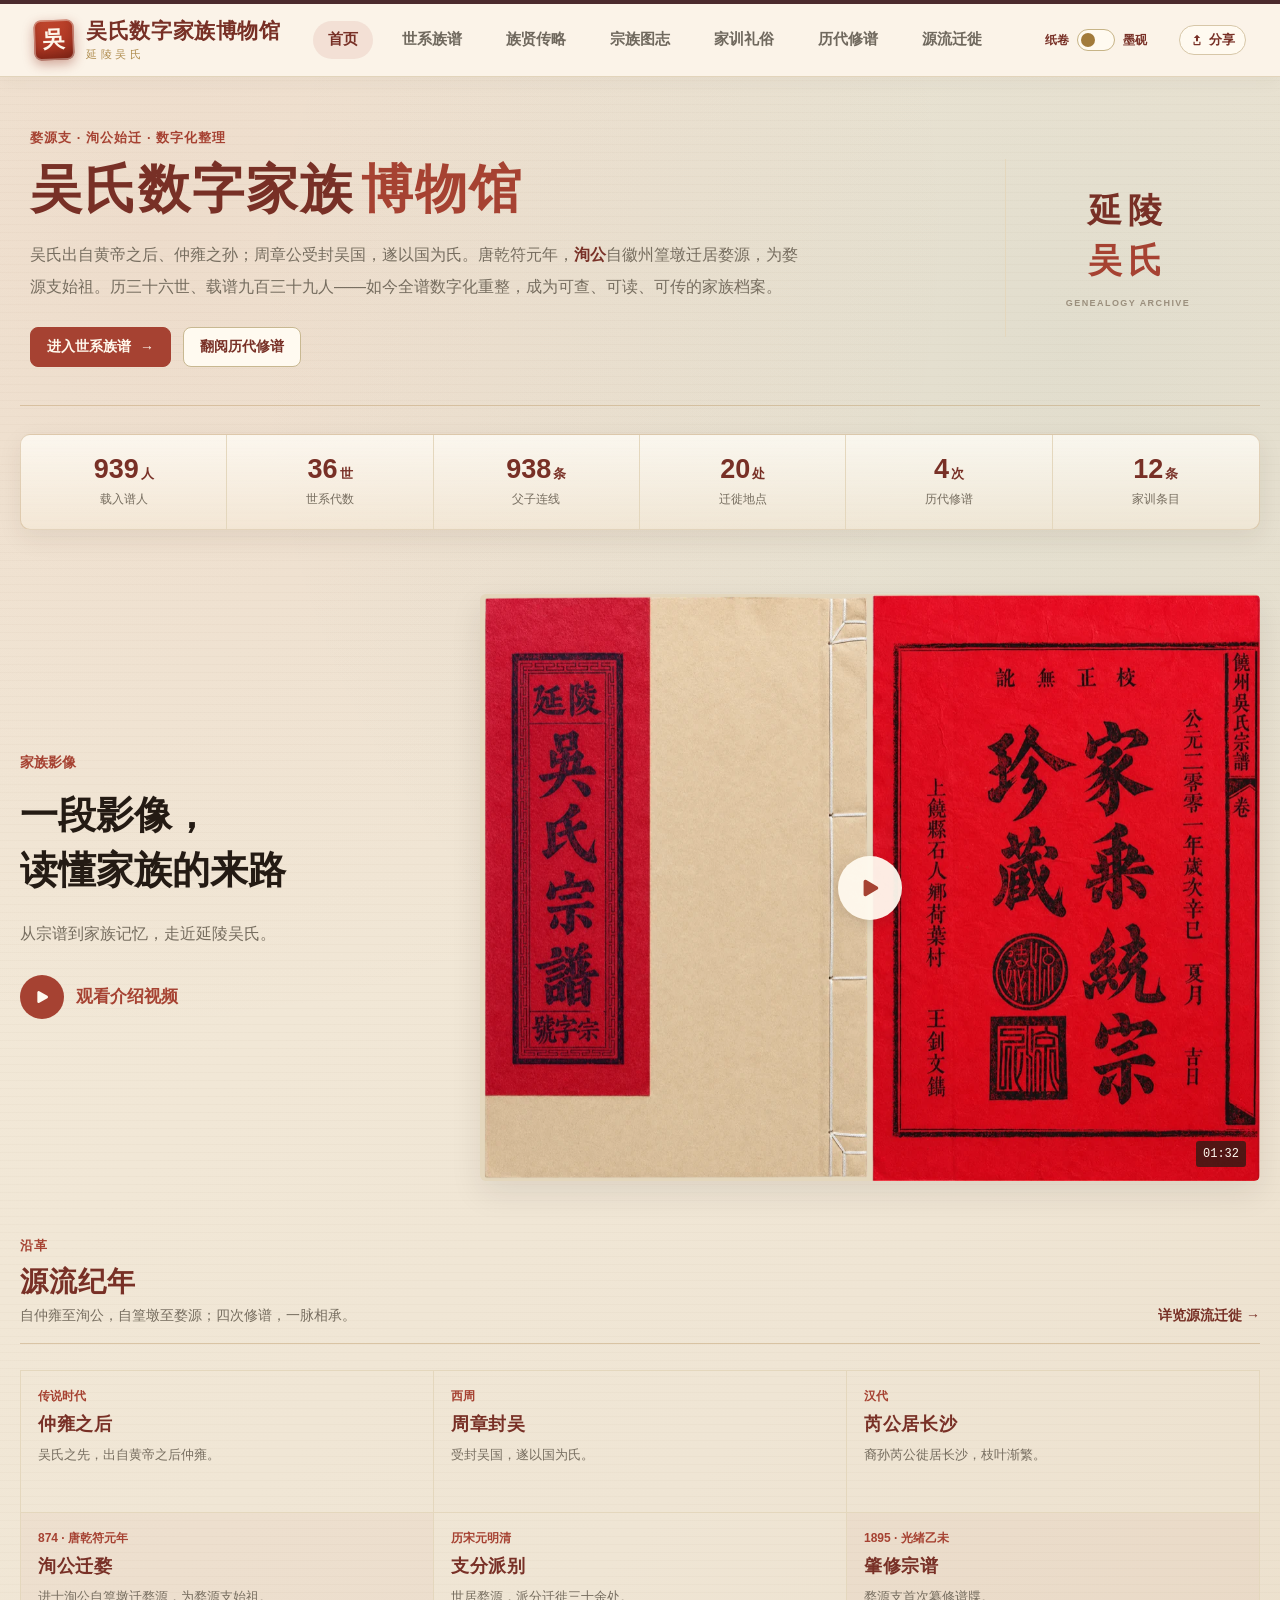
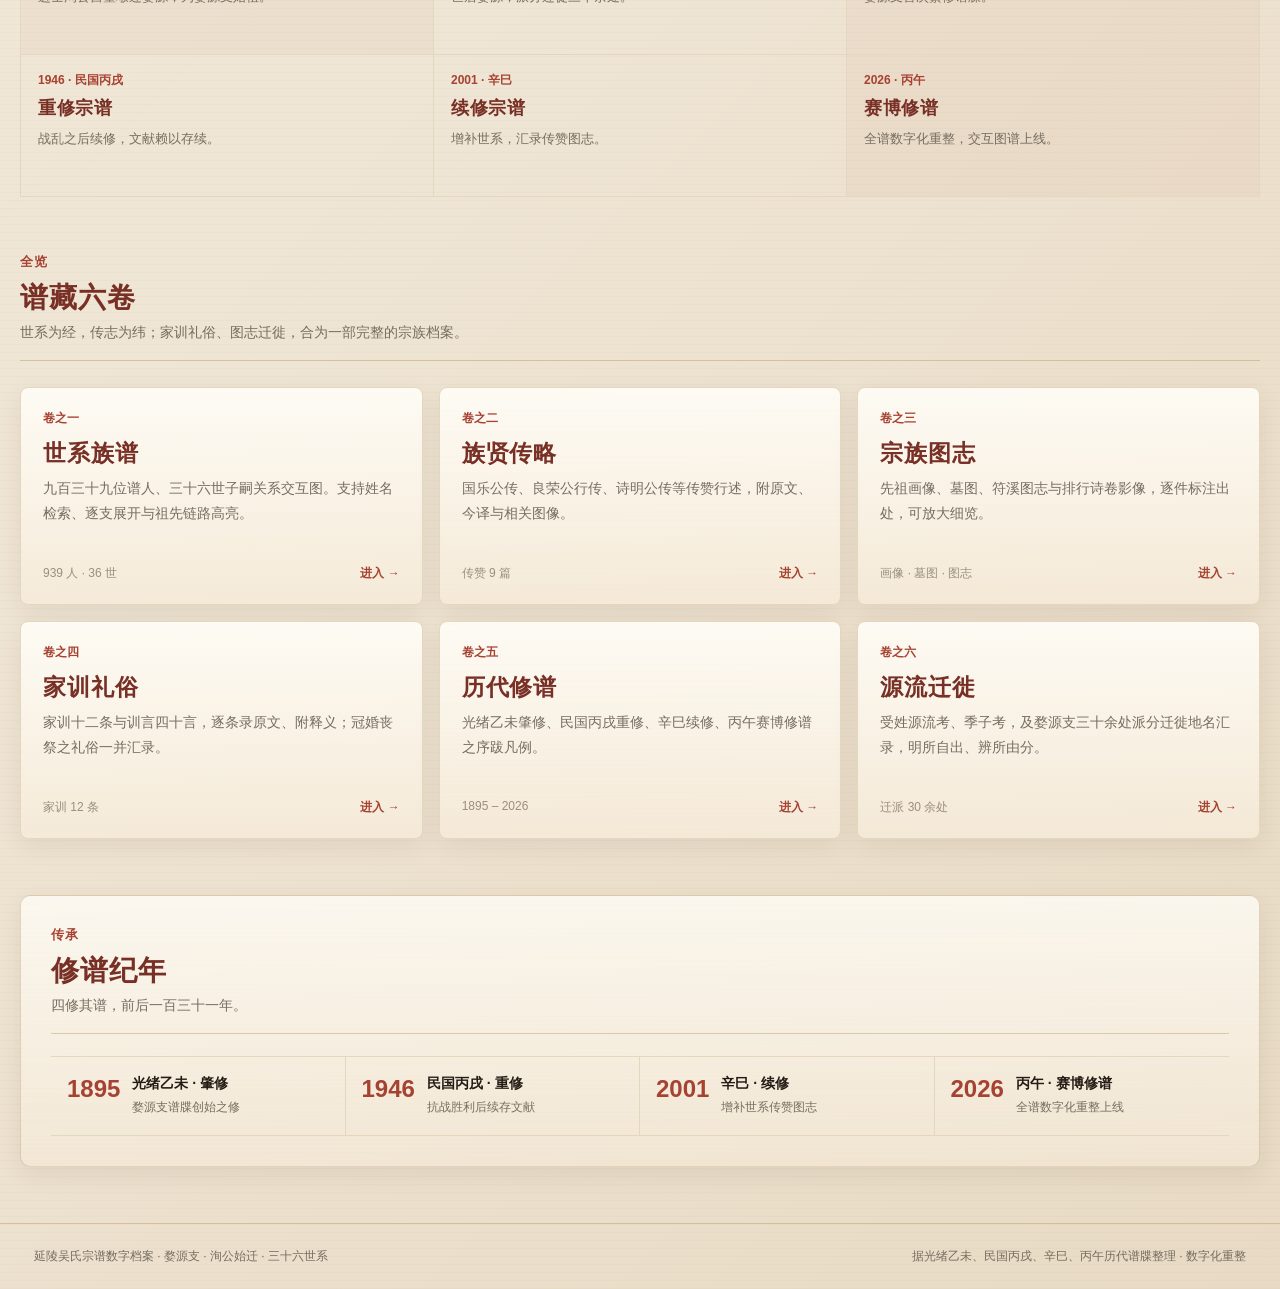
<file: home.html>
<!doctype html>
<html lang="zh-CN">
<head>
  <meta charset="utf-8" />
  <meta name="viewport" content="width=device-width, initial-scale=1, viewport-fit=cover" />
  <meta name="description" content="延陵吴氏宗谱数字档案：世系图谱、族贤传略、宗族图志、家训礼俗、历代修谱与源流迁徙。" />
  <title>延陵吴氏宗谱数字档案</title>
  <link rel="icon" href="assets/wu-genealogy-mark.svg?v=20260805" type="image/svg+xml" />
  <link rel="stylesheet" href="assets/home.css?v=20260813" />
  <link rel="stylesheet" href="assets/mobile-nav.css?v=20260929-mobile-audit" />
  <link rel="stylesheet" href="assets/paper-brand.css?v=20260929-mobile-audit" />
  <script defer src="assets/site-tools.js?v=20261009-video-stats-2"></script>
  <script defer src="assets/skin-switcher.js?v=20260929-mobile-audit"></script>
  <link rel="stylesheet" href="assets/home-video.css?v=20261009" />
  <script defer src="assets/home-video.js?v=20261009-video-stats-2"></script>
</head>
<body>
  <header class="site-header">
    <div class="site-header-inner">
      <a class="site-brand paper-brand" href="./home.html" aria-label="吴氏数字家族博物馆首页"><span class="paper-brand-seal" aria-hidden="true">吳</span><span class="paper-brand-copy"><strong>吴氏数字家族博物馆</strong><small>延陵吴氏</small></span></a>
      <nav class="site-nav" aria-label="站点一级目录">
        <a class="active" href="./home.html" aria-current="page">首页</a>
        <a href="./index.html?view=tree">世系族谱</a><a href="./biographies.html">族贤传略</a><a href="./image_archive.html">宗族图志</a><a href="./family_customs.html">家训礼俗</a><a href="./revisions.html">历代修谱</a><a href="./source_migration.html">源流迁徙</a>
      </nav>
    </div>
  </header>

  <main>
    <section class="hero" aria-labelledby="hero-title">
      <div class="hero-copy">
        <p class="eyebrow">婺源支 · 洵公始迁 · 数字化整理</p>
        <h1 id="hero-title">吴氏数字家族<span>博物馆</span></h1>
        <p class="lede">吴氏出自黄帝之后、仲雍之孙；周章公受封吴国，遂以国为氏。唐乾符元年，<strong>洵公</strong>自徽州篁墩迁居婺源，为婺源支始祖。历三十六世、载谱九百三十九人——如今全谱数字化重整，成为可查、可读、可传的家族档案。</p>
        <div class="hero-actions"><a class="button primary" href="./index.html?view=tree">进入世系族谱 <span>→</span></a><a class="button secondary" href="./revisions.html">翻阅历代修谱</a></div>
      </div>
      <div class="hero-mark" aria-hidden="true"><div>延陵</div><div>吴氏</div><small>GENEALOGY ARCHIVE</small></div>
    </section>

    <section class="stats" aria-label="宗谱总览">
      <div><strong>939<small>人</small></strong><span>载入谱人</span></div><div><strong>36<small>世</small></strong><span>世系代数</span></div><div><strong>938<small>条</small></strong><span>父子连线</span></div><div><strong>20<small>处</small></strong><span>迁徙地点</span></div><div><strong>4<small>次</small></strong><span>历代修谱</span></div><div><strong>12<small>条</small></strong><span>家训条目</span></div>
    </section>

  <section class="home-video-section" aria-labelledby="home-video-title">
    <div class="home-video-copy">
      <p class="home-video-kicker">家族影像</p>
      <h2 id="home-video-title">一段影像，<br />读懂家族的来路</h2>
      <p class="home-video-description">从宗谱到家族记忆，走近延陵吴氏。</p>
      <button class="home-video-open home-video-action" type="button" aria-controls="home-video-dialog" aria-haspopup="dialog">
        <span class="home-video-play" aria-hidden="true"><svg class="home-video-icon" viewBox="0 0 24 24" fill="currentColor" aria-hidden="true"><path d="M5 5a2 2 0 0 1 3.008-1.728l11.997 6.998a2 2 0 0 1 .003 3.458l-12 7A2 2 0 0 1 5 19z" /></svg></span>
        <span>观看介绍视频</span>
      </button>
    </div>
    <button class="home-video-open home-video-preview" type="button" aria-label="播放家族介绍视频" aria-controls="home-video-dialog" aria-haspopup="dialog">
      <img src="assets/video/family-introduction-poster.webp" width="1200" height="902" alt="延陵吴氏宗谱封面与扉页" loading="lazy" decoding="async" />
      <span class="home-video-play" aria-hidden="true"><svg class="home-video-icon" viewBox="0 0 24 24" fill="currentColor" aria-hidden="true"><path d="M5 5a2 2 0 0 1 3.008-1.728l11.997 6.998a2 2 0 0 1 .003 3.458l-12 7A2 2 0 0 1 5 19z" /></svg></span>
      <span class="home-video-duration" aria-hidden="true">01:32</span>
    </button>
  </section>

    <section class="section timeline-section" aria-labelledby="timeline-title">
      <div class="section-head"><div><p class="section-kicker">沿革</p><h2 id="timeline-title">源流纪年</h2><p>自仲雍至洵公，自篁墩至婺源；四次修谱，一脉相承。</p></div><a class="text-link" href="./source_migration.html">详览源流迁徙 →</a></div>
      <div class="timeline">
        <article><time>传说时代</time><h3>仲雍之后</h3><p>吴氏之先，出自黄帝之后仲雍。</p></article><article><time>西周</time><h3>周章封吴</h3><p>受封吴国，遂以国为氏。</p></article><article><time>汉代</time><h3>芮公居长沙</h3><p>裔孙芮公徙居长沙，枝叶渐繁。</p></article><article class="key"><time>874 · 唐乾符元年</time><h3>洵公迁婺</h3><p>进士洵公自篁墩迁婺源，为婺源支始祖。</p></article><article><time>历宋元明清</time><h3>支分派别</h3><p>世居婺源，派分迁徙三十余处。</p></article><article class="key"><time>1895 · 光绪乙未</time><h3>肇修宗谱</h3><p>婺源支首次纂修谱牒。</p></article><article><time>1946 · 民国丙戌</time><h3>重修宗谱</h3><p>战乱之后续修，文献赖以存续。</p></article><article><time>2001 · 辛巳</time><h3>续修宗谱</h3><p>增补世系，汇录传赞图志。</p></article><article class="key"><time>2026 · 丙午</time><h3>赛博修谱</h3><p>全谱数字化重整，交互图谱上线。</p></article>
      </div>
    </section>

    <section class="section" aria-labelledby="archive-title">
      <div class="section-head"><div><p class="section-kicker">全览</p><h2 id="archive-title">谱藏六卷</h2><p>世系为经，传志为纬；家训礼俗、图志迁徙，合为一部完整的宗族档案。</p></div></div>
      <div class="archive-grid">
        <a href="./index.html?view=tree"><span>卷之一</span><h3>世系族谱</h3><p>九百三十九位谱人、三十六世子嗣关系交互图。支持姓名检索、逐支展开与祖先链路高亮。</p><footer>939 人 · 36 世 <b>进入 →</b></footer></a>
        <a href="./biographies.html"><span>卷之二</span><h3>族贤传略</h3><p>国乐公传、良荣公行传、诗明公传等传赞行述，附原文、今译与相关图像。</p><footer>传赞 9 篇 <b>进入 →</b></footer></a>
        <a href="./image_archive.html"><span>卷之三</span><h3>宗族图志</h3><p>先祖画像、墓图、符溪图志与排行诗卷影像，逐件标注出处，可放大细览。</p><footer>画像 · 墓图 · 图志 <b>进入 →</b></footer></a>
        <a href="./family_customs.html"><span>卷之四</span><h3>家训礼俗</h3><p>家训十二条与训言四十言，逐条录原文、附释义；冠婚丧祭之礼俗一并汇录。</p><footer>家训 12 条 <b>进入 →</b></footer></a>
        <a href="./revisions.html"><span>卷之五</span><h3>历代修谱</h3><p>光绪乙未肇修、民国丙戌重修、辛巳续修、丙午赛博修谱之序跋凡例。</p><footer>1895 – 2026 <b>进入 →</b></footer></a>
        <a href="./source_migration.html"><span>卷之六</span><h3>源流迁徙</h3><p>受姓源流考、季子考，及婺源支三十余处派分迁徙地名汇录，明所自出、辨所由分。</p><footer>迁派 30 余处 <b>进入 →</b></footer></a>
      </div>
    </section>

    <section class="section editions" aria-labelledby="editions-title">
      <div class="section-head"><div><p class="section-kicker">传承</p><h2 id="editions-title">修谱纪年</h2><p>四修其谱，前后一百三十一年。</p></div></div>
      <div class="edition-grid"><a href="./revisions.html"><time>1895</time><span><strong>光绪乙未 · 肇修</strong><small>婺源支谱牒创始之修</small></span></a><a href="./revisions.html"><time>1946</time><span><strong>民国丙戌 · 重修</strong><small>抗战胜利后续存文献</small></span></a><a href="./revisions.html"><time>2001</time><span><strong>辛巳 · 续修</strong><small>增补世系传赞图志</small></span></a><a href="./revisions.html"><time>2026</time><span><strong>丙午 · 赛博修谱</strong><small>全谱数字化重整上线</small></span></a></div>
    </section>
  </main>
  <footer class="site-footer"><p>延陵吴氏宗谱数字档案 · 婺源支 · 洵公始迁 · 三十六世系</p><span>据光绪乙未、民国丙戌、辛巳、丙午历代谱牒整理 · 数字化重整</span></footer>
  <dialog class="home-video-dialog" id="home-video-dialog" aria-labelledby="home-video-dialog-title">
    <div class="home-video-dialog-head">
      <strong id="home-video-dialog-title">吴氏数字家族博物馆 · 介绍视频</strong>
      <button class="home-video-close" type="button" aria-label="关闭视频" title="关闭视频"><svg class="home-video-close-icon" viewBox="0 0 24 24" fill="none" stroke="currentColor" stroke-width="1.6" stroke-linecap="round" stroke-linejoin="round" aria-hidden="true"><path d="M18 6 6 18" /><path d="m6 6 12 12" /></svg></button>
    </div>
    <video class="home-video-player" controls playsinline preload="none" data-src="assets/video/family-introduction.mp4" aria-label="吴氏数字家族博物馆介绍视频"></video>
    <p class="home-video-error" role="status" hidden>视频暂时无法加载。<button class="home-video-retry" type="button">重新加载</button></p>
  </dialog>
</body>
</html>
</file>
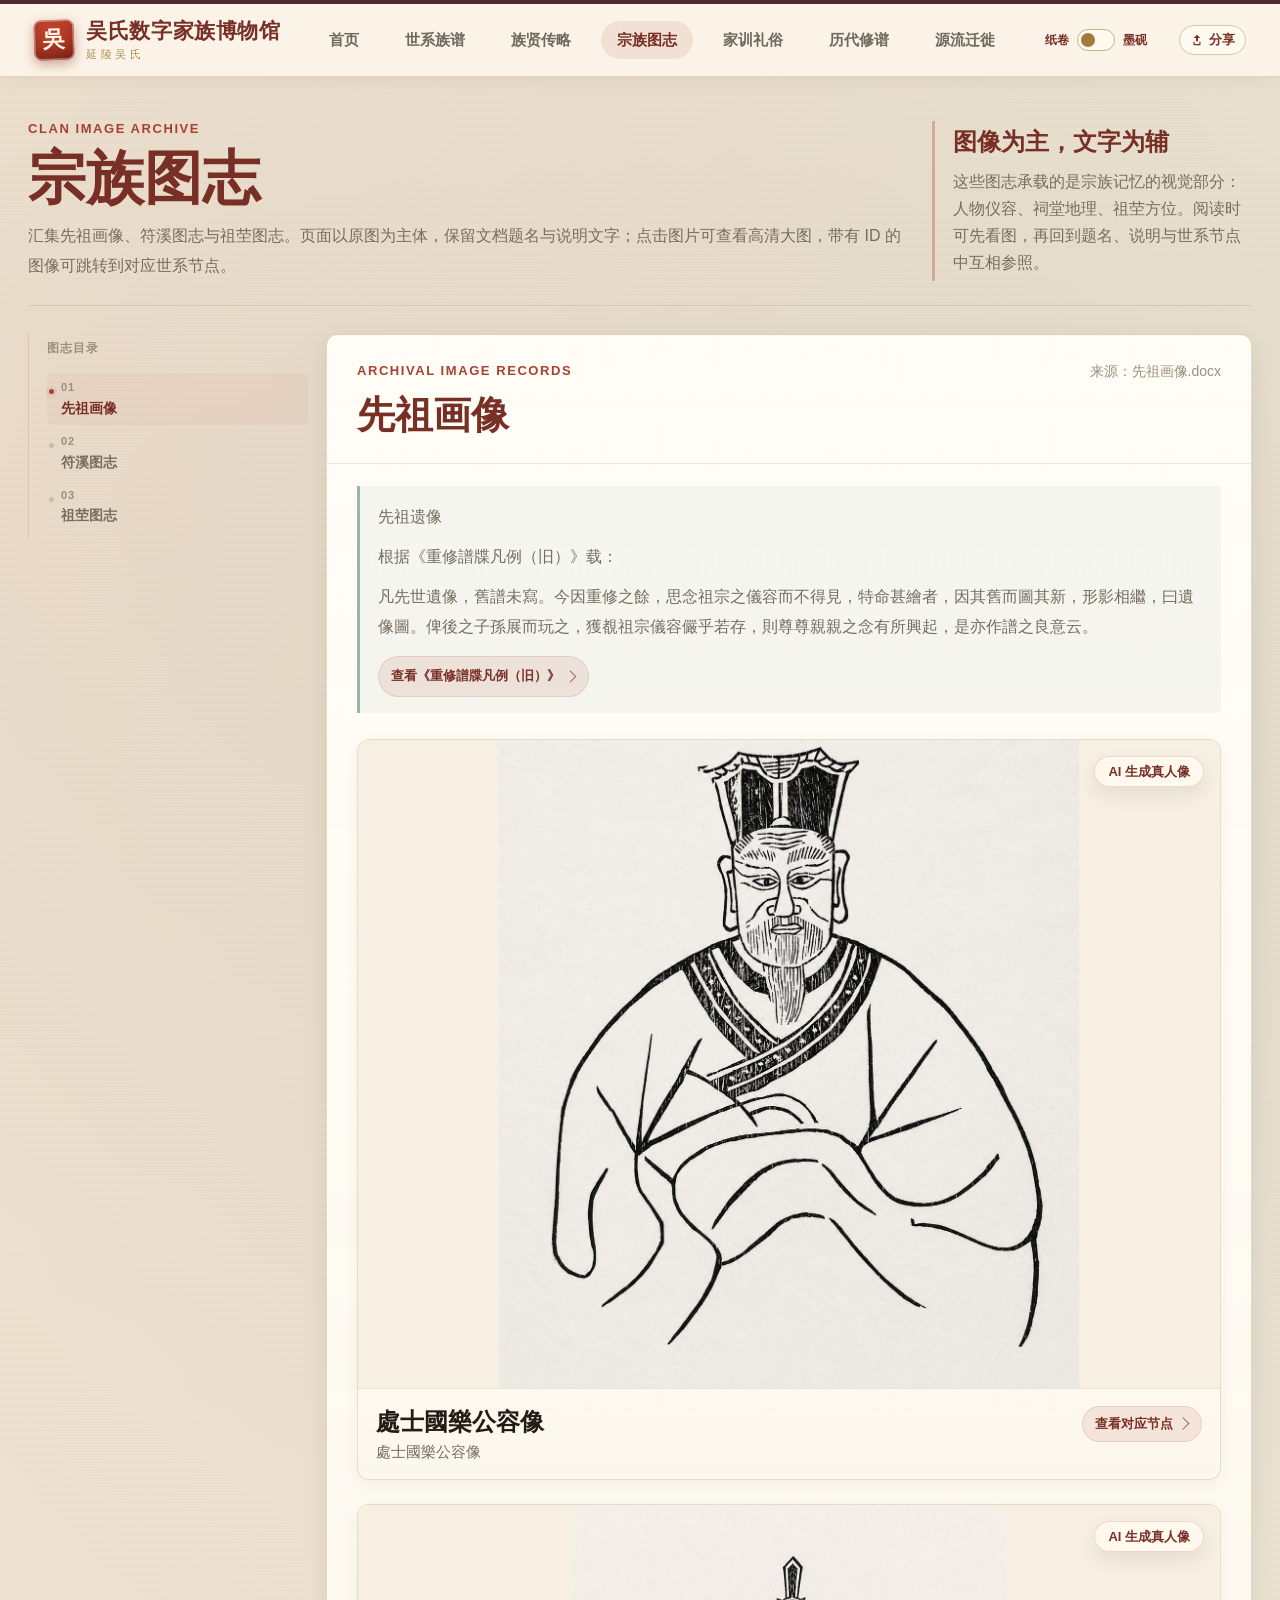
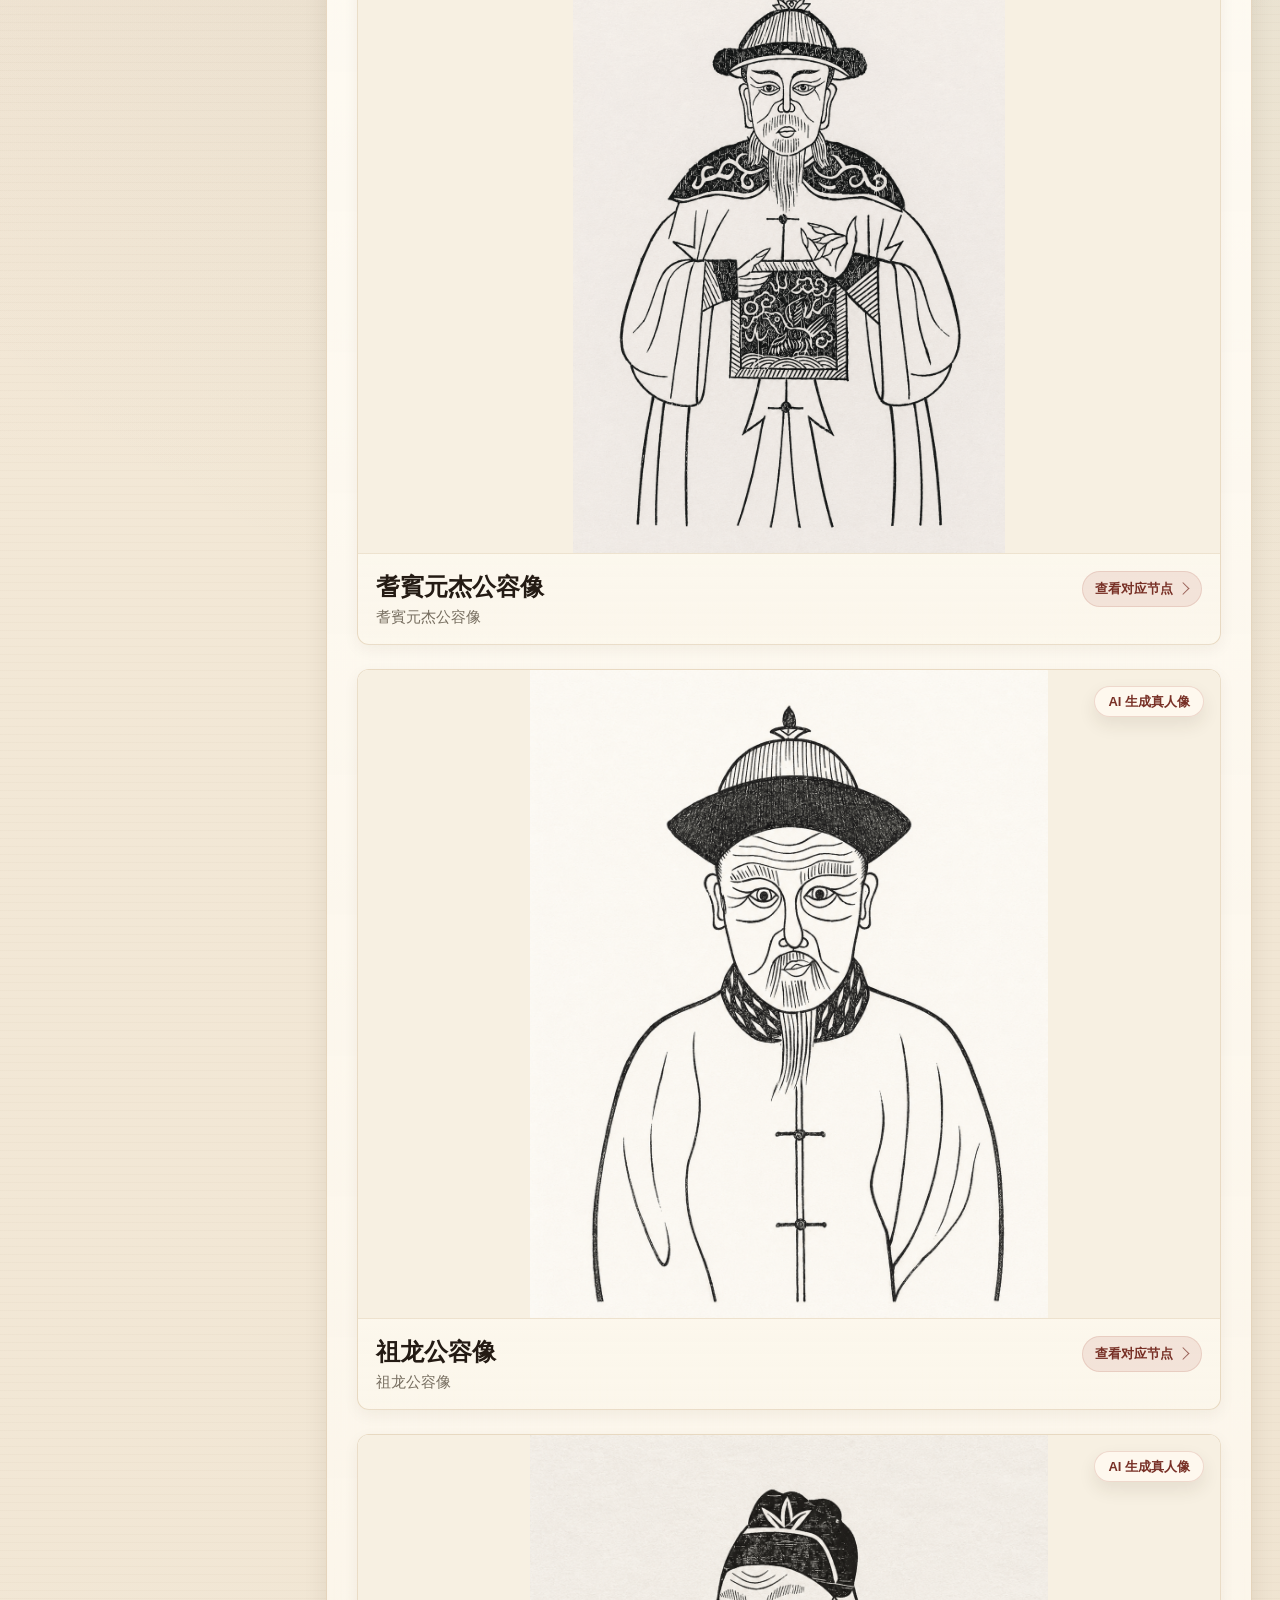
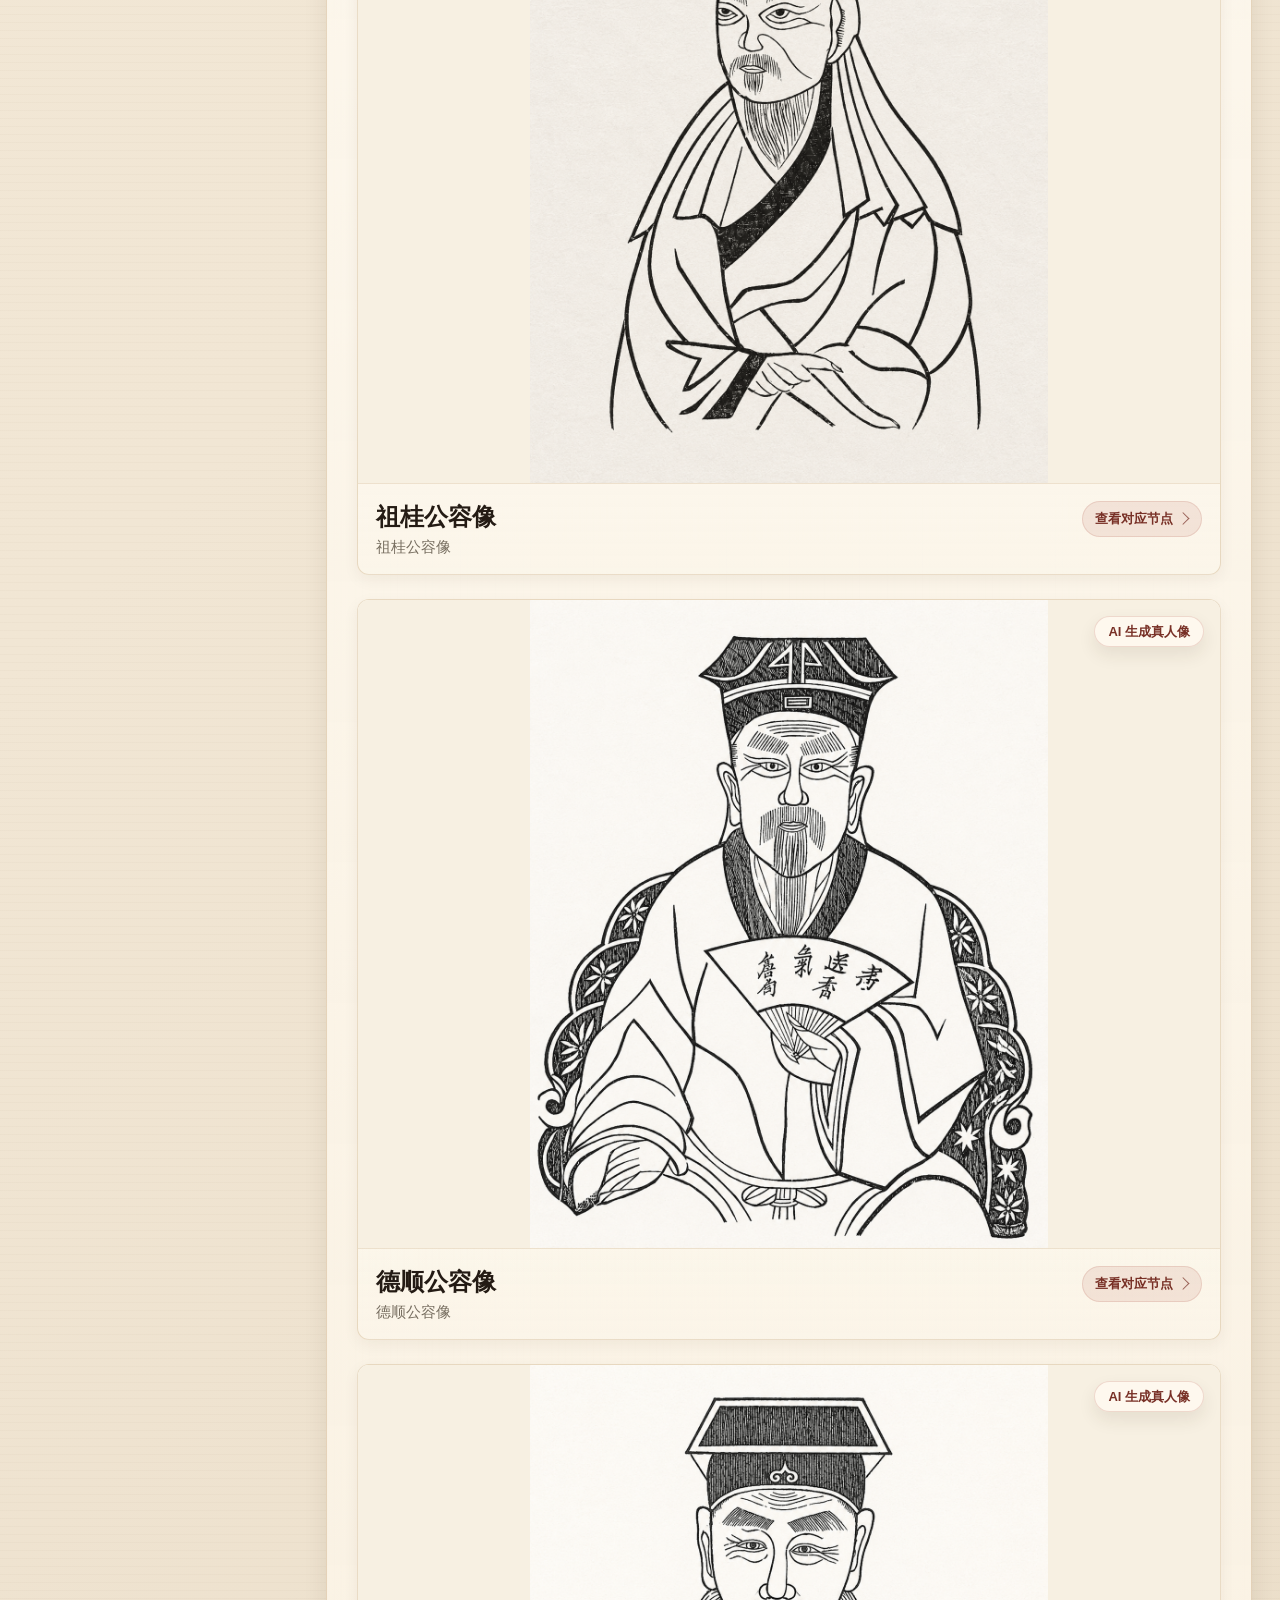
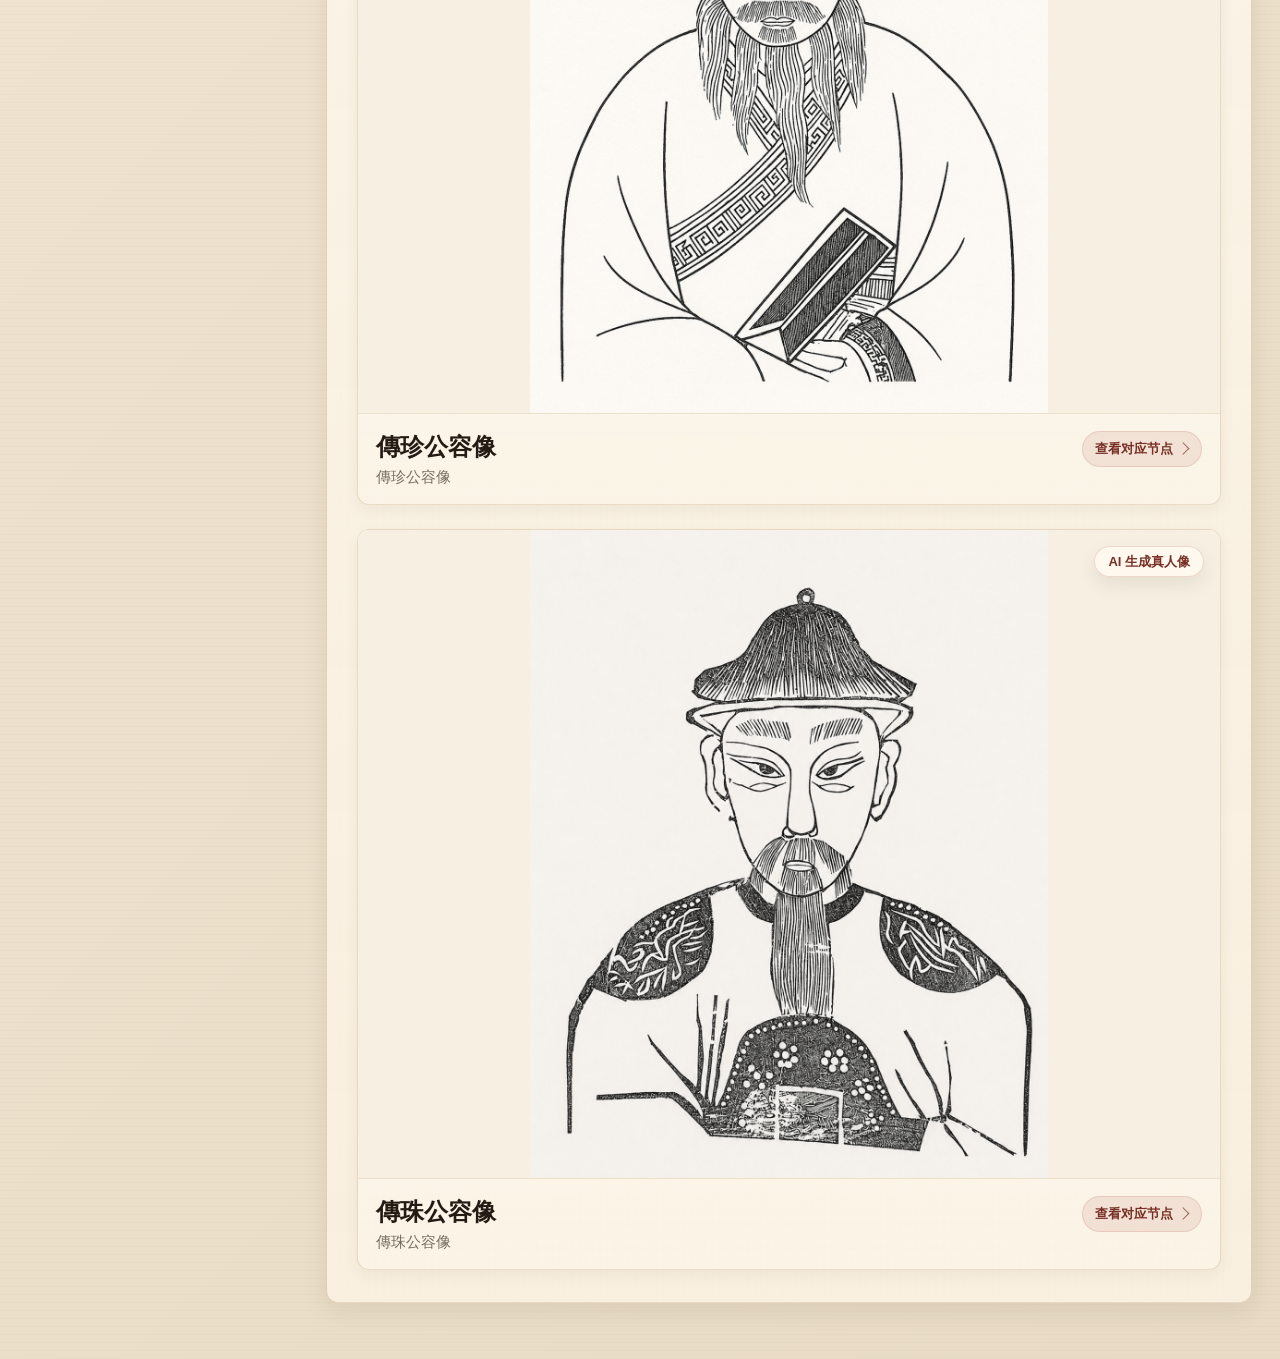
<file: image_archive.html>
<!doctype html>
<html lang="zh-CN">
<head>
  <meta charset="utf-8">
  <meta name="viewport" content="width=device-width, initial-scale=1, viewport-fit=cover">
  <title>宗族图志｜延陵吴氏</title>
  <link rel="icon" href="assets/wu-genealogy-mark.svg?v=20260805" type="image/svg+xml" />
  <style>
    :root {
      --bg:#f1e6d4; --paper:#fbf6ea; --paper-strong:#fffaf0; --paper-2:#fffaf0; --ink:#241b14; --muted:#766d5f; --muted-2:#9b8f7d;
      --line-soft:#e4d7bd; --accent:#a64232; --accent-dark:#783026; --accent-2:#286a66; --jade:#286a66; --line:#e4d7bd; --copper:#b89461; --shadow:0 8px 24px rgba(60, 44, 24, .09); --shadow-soft:0 8px 24px rgba(60, 44, 24, .09); --radius:12px;
    }
    * { box-sizing:border-box; }
    html { scroll-behavior:smooth; }
    body { margin:0; color:var(--ink); font-family:"Microsoft YaHei", "PingFang SC", "Hiragino Sans GB", "Noto Sans CJK SC", "Source Han Sans SC", Arial, sans-serif; -webkit-font-smoothing:antialiased; text-rendering:optimizeLegibility; background:radial-gradient(circle at 12% 8%, rgba(166,66,50,.08), transparent 28%), radial-gradient(circle at 84% 12%, rgba(40,106,102,.08), transparent 30%), repeating-linear-gradient(0deg, rgba(80,59,33,.025) 0 1px, transparent 1px 8px), linear-gradient(135deg, #f4ead9 0%, var(--bg) 52%, #e8dac4 100%); min-height:100vh; }
    .site-header { position:sticky; top:0; z-index:20; border-top:4px solid #4b2a2d; border-bottom:1px solid rgba(209,190,156,.58); background:#fbf3e8; box-shadow:0 6px 16px rgba(60,44,24,.035); }
    .site-header-inner { display:flex; align-items:center; gap:32px; min-height:72px; padding:14px 34px 15px; }
    .site-brand { flex:0 0 auto; color:var(--accent-dark); font-weight:700; font-size:24px; letter-spacing:.03em; white-space:nowrap; }
    .site-nav { display:flex; flex-wrap:wrap; gap:14px; margin:0; padding:0; }
    .site-nav a,
    .site-nav button { appearance:none; position:relative; display:inline-flex; align-items:center; justify-content:center; min-height:38px; color:rgba(88,82,71,.86); text-decoration:none; padding:9px 15px; border:1px solid transparent; border-radius:999px; background:transparent; font:inherit; font-size:15px; font-weight:600; line-height:1; white-space:nowrap; letter-spacing:0; box-shadow:none; transition:color .18s ease, background .18s ease, border-color .18s ease; }
    .site-nav a:hover { border-color:transparent; color:var(--accent-dark); background:rgba(166,66,50,.06); }
    .site-nav a.active { border-color:transparent; color:var(--accent-dark); background:rgba(166,66,50,.10); }
    .site-nav button { cursor:default; opacity:.78; }
    main { width:min(1240px, calc(100% - 40px)); margin:0 auto; padding:34px 0 56px; }
    .hero { display:grid; grid-template-columns:minmax(0,1fr) 320px; gap:18px; align-items:stretch; margin-bottom:28px; padding:10px 0 24px; border-bottom:1px solid rgba(184,148,97,.28); }
    .archive-toc, .archive-section { border:1px solid rgba(184,148,97,.34); border-radius:12px; background:linear-gradient(180deg, rgba(255,253,247,.92), rgba(247,236,218,.76)), repeating-linear-gradient(90deg, rgba(116,88,48,.025) 0 1px, transparent 1px 7px), var(--paper-2); box-shadow:var(--shadow); }
    .hero-card { padding:0; background:transparent; border:0; box-shadow:none; }
    .hero-card h1 { margin:0 0 12px; color:var(--accent-dark); font-size:clamp(34px, 5vw, 58px); line-height:1.05; }
    .hero-card p:last-child { margin:0; color:var(--muted); line-height:1.8; font-size:16px; }
    .eyebrow { margin:0 0 12px; color:var(--accent); font-size:13px; font-weight:700; letter-spacing:.12em; }
    .hero-side { padding:4px 0 4px 18px; display:grid; align-content:center; border-left:3px solid rgba(166,66,50,.32); }
    .hero-side strong { display:block; color:var(--accent-dark); font-size:24px; }
    .hero-side span { color:var(--muted); margin-top:10px; line-height:1.7; }
    .archive-layout { display:grid; grid-template-columns:280px minmax(0,1fr); gap:18px; align-items:start; }
    .archive-toc { position:sticky; top:84px; padding:6px 0 6px 18px; border:0; border-left:1px solid rgba(184,148,97,.28); border-radius:0; background:transparent; box-shadow:none; }
    .toc-title { margin:0 0 16px; color:var(--muted-2); font-size:12px; font-weight:600; letter-spacing:.08em; }
    .toc-docs { display:grid; gap:2px; }
    .toc-doc { appearance:none; position:relative; width:100%; border:0; border-radius:6px; background:transparent; color:var(--muted); padding:7px 8px 7px 14px; text-align:left; font:inherit; font-size:13px; line-height:1.35; font-weight:600; cursor:pointer; }
    .toc-doc::before { content:""; position:absolute; left:2px; top:16px; width:5px; height:5px; border-radius:999px; background:rgba(184,148,97,.42); }
    .toc-doc span { display:block; margin-bottom:4px; min-width:0; color:var(--muted-2); font-size:11px; font-family:inherit; letter-spacing:.08em; }
    .toc-doc.active { color:var(--accent-dark); background:rgba(166,66,50,.045); box-shadow:none; }
    .toc-doc.active::before { background:var(--accent); box-shadow:0 0 0 3px rgba(166,66,50,.08); }
    .archive-section { display:none; overflow:hidden; }
    .archive-section.active { display:block; }
    .section-head { display:flex; justify-content:space-between; gap:18px; align-items:start; padding:28px 30px 22px; border-bottom:1px solid rgba(184,148,97,.24); }
    .section-head h2 { margin:0; color:var(--accent-dark); font-size:34px; }
    .section-head span { color:var(--muted-2); font-size:14px; white-space:nowrap; }
    .section-intro { margin:22px 30px 0; padding:16px 18px; border-left:3px solid rgba(40,106,102,.45); background:rgba(40,106,102,.045); color:var(--muted); line-height:1.85; }
    .section-intro p { margin:0 0 10px; }
    .section-intro p:last-child { margin-bottom:0; }
    .poem-intro { border-left-color:rgba(166,66,50,.46); background:rgba(166,66,50,.035); }
    .poem-group-title { margin:0 0 14px; color:var(--accent-dark); font-size:20px; font-weight:700; }
    .poem-grid { display:grid; grid-template-columns:repeat(5, minmax(0, 1fr)); gap:12px; }
    .poem-card { padding:13px 14px; border:1px solid rgba(184,148,97,.26); border-radius:10px; background:rgba(255,253,247,.55); }
    .poem-card h3 { margin:0 0 9px; color:var(--jade); font-size:16px; line-height:1.25; }
    .poem-card p { margin:0; color:var(--ink); line-height:1.85; font-size:14px; white-space:normal; }
    .source-link { display:inline-flex; align-items:center; gap:7px; margin-top:4px; color:var(--accent-dark); border:1px solid rgba(166,66,50,.14); border-radius:999px; background:rgba(166,66,50,.10); padding:7px 12px; font-size:13px; font-weight:700; text-decoration:none; }
    .source-link::after,
    .node-links a::after { content:""; flex:0 0 auto; width:8px; height:8px; border-top:1.4px solid currentColor; border-right:1.4px solid currentColor; opacity:.72; transform:rotate(45deg) translate(-1px, 1px); }
    .source-link:hover, .node-links a:hover { border-color:rgba(166,66,50,.22); color:var(--accent-dark); background:rgba(166,66,50,.14); }
    .image-grid { padding:26px 30px 32px; display:grid; gap:24px; }
    .image-card { border:1px solid rgba(184,148,97,.30); border-radius:12px; background:linear-gradient(180deg, rgba(255,253,247,.84), rgba(251,246,234,.60)); overflow:hidden; box-shadow:0 5px 16px rgba(60,44,24,.055); }
    .image-open { display:block; width:100%; padding:0; border:0; background:#f7f0e2; cursor:zoom-in; }
    .image-open img { display:block; width:100%; max-height:72vh; object-fit:contain; background:#f7f0e2; }
    .compare-view { --split:50%; position:relative; overflow:hidden; background:#f7f0e2; }
    .compare-view .image-open { position:relative; z-index:1; }
    .compare-view .image-open img { user-select:none; }
    .compare-ai { position:absolute; inset:0; z-index:2; width:100%; height:100%; object-fit:contain; object-position:center; background:#f7f0e2; opacity:0; pointer-events:none; clip-path:inset(0 0 0 var(--split)); transition:opacity .22s ease; user-select:none; }
    .compare-view.compare-active .compare-ai { opacity:1; }
    .ai-toggle { appearance:none; position:absolute; top:16px; right:16px; z-index:7; border:1px solid rgba(166,66,50,.18); border-radius:999px; background:rgba(255,250,240,.86); color:var(--accent-dark); padding:8px 13px; font:inherit; font-size:13px; font-weight:700; line-height:1; cursor:pointer; box-shadow:0 8px 18px rgba(60,44,24,.09); backdrop-filter:blur(8px); transition:background .18s ease, color .18s ease, border-color .18s ease; }
    .ai-toggle:hover,
    .ai-toggle[aria-pressed="true"] { background:rgba(166,66,50,.12); border-color:rgba(166,66,50,.30); color:var(--accent-dark); }
    .compare-range { position:absolute; inset:0; z-index:6; width:100%; height:100%; margin:0; opacity:0; cursor:ew-resize; display:none; touch-action:none; }
    .compare-view.compare-active .compare-range { display:block; }
    .compare-handle { position:absolute; top:0; bottom:0; left:var(--split); z-index:5; width:2px; display:none; transform:translateX(-50%); background:linear-gradient(180deg, transparent, rgba(166,66,50,.72) 10%, rgba(166,66,50,.72) 90%, transparent); pointer-events:none; }
    .compare-view.compare-active .compare-handle { display:block; }
    .compare-handle::before { content:""; position:absolute; top:50%; left:50%; width:44px; height:34px; transform:translate(-50%, -50%); border-radius:999px; background:rgba(120,48,38,.92); box-shadow:0 8px 22px rgba(60,44,24,.18); }
    .compare-handle::after { content:"‹  ›"; position:absolute; top:50%; left:50%; transform:translate(-50%, -54%); color:#fff7e8; font-size:20px; font-weight:700; letter-spacing:5px; white-space:nowrap; }
    .image-caption { display:flex; justify-content:space-between; gap:18px; padding:17px 18px; border-top:1px solid rgba(184,148,97,.22); align-items:start; }
    .image-caption h3 { margin:0 0 5px; font-size:22px; color:var(--ink); }
    .image-caption p { margin:0; color:var(--muted); font-size:14px; }
    .node-links { display:flex; flex-wrap:wrap; gap:8px; justify-content:flex-end; min-width:210px; }
    .node-links a { display:inline-flex; align-items:center; gap:7px; color:var(--accent-dark); border:1px solid rgba(166,66,50,.14); background:rgba(166,66,50,.10); border-radius:999px; padding:8px 12px; font-size:13px; font-weight:700; text-decoration:none; white-space:nowrap; }
    .image-notes { padding:0 18px 18px; color:var(--muted); line-height:1.85; font-size:15px; }
    .image-notes p { margin:10px 0 0; }
    .translation-note { margin-top:18px; padding-top:15px; border-top:1px solid rgba(184,148,97,.28); }
    .note-section h4,
    .translation-note h4 { margin:0 0 8px; color:var(--accent-dark); font-size:16px; }
    .lightbox { position:fixed; inset:0; z-index:100; display:none; background:rgba(37,31,24,.82); padding:22px; }
    .lightbox.active { display:grid; grid-template-rows:auto minmax(0,1fr); gap:14px; }
    .lightbox-bar { display:flex; justify-content:space-between; align-items:center; color:#fff7e8; }
    .lightbox-bar strong { font-size:18px; }
    .lightbox-close { appearance:none; border:1px solid rgba(255,247,232,.45); background:rgba(255,247,232,.1); color:#fff7e8; border-radius:10px; width:42px; height:42px; font-size:26px; cursor:pointer; }
    .lightbox img { max-width:100%; max-height:100%; margin:auto; object-fit:contain; box-shadow:0 18px 50px rgba(0,0,0,.38); }
    @media (min-width: 1280px) {
      main { width:min(1320px, calc(100% - 56px)); }
      .hero-card p:last-child, .section-intro, .image-notes { font-size:16px; line-height:1.88; }
      .toc-doc { font-size:14px; }
      .section-head h2 { font-size:38px; }
      .poem-card p { font-size:15.5px; line-height:1.9; }
      .image-caption h3 { font-size:24px; }
      .image-caption p { font-size:15px; }
    }
    @media (max-width: 900px) {
      .hero { grid-template-columns:1fr; }
      .hero-card h1 { font-size:34px; }
      .archive-layout { grid-template-columns:1fr; }
      .archive-toc { position:static; }
      .section-head { display:block; padding:22px; }
      .section-head span { display:block; margin-top:8px; }
      .poem-grid { grid-template-columns:1fr; }
      .image-grid { padding:18px; } .image-caption { display:block; } .node-links { justify-content:flex-start; margin-top:12px; min-width:0; }
      .image-open img { max-height:58vh; }
    }
    @media (max-width: 760px) {
      .site-header-inner { display:block; min-height:0; padding:9px 12px 10px; }
      .site-brand { display:block; margin:0 0 8px; font-size:15px; }
      .site-nav { flex-wrap:nowrap; gap:7px; overflow-x:auto; -webkit-overflow-scrolling:touch; }
      .site-nav a,
      .site-nav button { flex:0 0 auto; min-height:30px; padding:6px 10px; font-size:12px; }
      .site-nav::-webkit-scrollbar { display:none; }
      main { width:min(100% - 24px, 1240px); padding:18px 0 34px; }
      .hero { padding:0 0 18px; }
      .hero-card p:last-child { font-size:15px; line-height:1.72; }
      .hero-side { padding:14px 0 0; border-left:0; border-top:1px solid rgba(184,148,97,.24); }
      .archive-toc { padding:6px 0 6px 14px; }
      .image-caption h3 { font-size:20px; }
      .ai-toggle { top:12px; right:12px; padding:7px 11px; font-size:12px; }
      .compare-handle::before { width:40px; height:32px; }
    }
  </style>
  <link rel="stylesheet" href="assets/mobile-nav.css?v=20260929-mobile-audit" />
  <link rel="stylesheet" href="assets/paper-brand.css?v=20260929-mobile-audit" />
  <script defer src="assets/site-tools.js?v=20261004-events"></script>
  <script defer src="assets/skin-switcher.js?v=20260929-mobile-audit"></script>
  <link rel="stylesheet" href="assets/image-preview.css?v=20260929-mobile-audit" />
  <script defer src="assets/image-preview.js?v=20260929-mobile-audit"></script>
</head>
<body>
  <header class="site-header"><div class="site-header-inner"><a class="site-brand paper-brand" href="./home.html" aria-label="吴氏数字家族博物馆首页"><span class="paper-brand-seal" aria-hidden="true">吳</span><span class="paper-brand-copy"><strong>吴氏数字家族博物馆</strong><small>延陵吴氏</small></span></a><nav class="site-nav" aria-label="站点一级目录"><a class="nav-link" href="./home.html">首页</a><a class="nav-link" href="./index.html?view=tree">世系族谱</a><a class="nav-link" href="./biographies.html">族贤传略</a><a class="nav-link active" href="./image_archive.html" aria-current="page">宗族图志</a><a class="nav-link" href="./family_customs.html">家训礼俗</a><a class="nav-link" href="./revisions.html">历代修谱</a><a class="nav-link" href="./source_migration.html">源流迁徙</a></nav></div></header>
  <main>
    <section class="hero">
      <div class="hero-card"><p class="eyebrow">CLAN IMAGE ARCHIVE</p><h1>宗族图志</h1><p>汇集先祖画像、符溪图志与祖茔图志。页面以原图为主体，保留文档题名与说明文字；点击图片可查看高清大图，带有 ID 的图像可跳转到对应世系节点。</p></div>
      <aside class="hero-card hero-side"><strong>图像为主，文字为辅</strong><span>这些图志承载的是宗族记忆的视觉部分：人物仪容、祠堂地理、祖茔方位。阅读时可先看图，再回到题名、说明与世系节点中互相参照。</span></aside>
    </section>
    <section class="archive-layout">
      <aside class="archive-toc" aria-label="宗族图志目录"><h2 class="toc-title">图志目录</h2><div class="toc-docs"><button class="toc-doc active" type="button" data-target="ancestors"><span>01</span>先祖画像</button><button class="toc-doc " type="button" data-target="fuxi"><span>02</span>符溪图志</button><button class="toc-doc " type="button" data-target="tombs"><span>03</span>祖茔图志</button></div></aside>
      <div class="archive-content">
      <section class="archive-section active" id="ancestors" data-section="ancestors">
        <div class="section-head">
          <div>
            <p class="eyebrow">ARCHIVAL IMAGE RECORDS</p>
            <h2>先祖画像</h2>
          </div>
          <span>来源：先祖画像.docx</span>
        </div>
        <div class="section-intro"><p>先祖遗像</p><p>根据《重修譜牒凡例（旧）》载：</p><p>凡先世遺像，舊譜未寫。今因重修之餘，思念祖宗之儀容而不得見，特命甚繪者，因其舊而圖其新，形影相繼，曰遺像圖。俾後之子孫展而玩之，獲覩祖宗儀容儼乎若存，則尊尊親親之念有所興起，是亦作譜之良意云。</p><a class="source-link" href="./revisions.html#guangxu-1895-3" target="_blank" rel="noopener">查看《重修譜牒凡例（旧）》</a></div>
        <div class="image-grid">
          <article class="image-card">
            <button class="image-open" type="button" data-src="assets/image_archive/ancestors_01.png" data-title="處士國樂公容像" aria-label="查看高清大图：處士國樂公容像">
              <img src="assets/image_archive/ancestors_01.png" alt="處士國樂公容像" loading="lazy">
            </button>
            <div class="image-caption">
              <div>
                <h3>處士國樂公容像</h3>
                <p>處士國樂公容像</p>
              </div>
              <div class="node-links"><a href="index.html?person=G21-008" target="_blank" rel="noopener">查看对应节点</a></div>
            </div>

          </article>
          <article class="image-card">
            <button class="image-open" type="button" data-src="assets/image_archive/ancestors_02.png" data-title="耆賓元杰公容像" aria-label="查看高清大图：耆賓元杰公容像">
              <img src="assets/image_archive/ancestors_02.png" alt="耆賓元杰公容像" loading="lazy">
            </button>
            <div class="image-caption">
              <div>
                <h3>耆賓元杰公容像</h3>
                <p>耆賓元杰公容像</p>
              </div>
              <div class="node-links"><a href="index.html?person=G26-005" target="_blank" rel="noopener">查看对应节点</a></div>
            </div>

          </article>
          <article class="image-card">
            <button class="image-open" type="button" data-src="assets/image_archive/ancestors_06.png" data-title="祖龙公容像" aria-label="查看高清大图：祖龙公容像">
              <img src="assets/image_archive/ancestors_06.png" alt="祖龙公容像" loading="lazy">
            </button>
            <div class="image-caption">
              <div>
                <h3>祖龙公容像</h3>
                <p>祖龙公容像</p>
              </div>
              <div class="node-links"><a href="index.html?person=G26-011" target="_blank" rel="noopener">查看对应节点</a></div>
            </div>

          </article>
          <article class="image-card">
            <button class="image-open" type="button" data-src="assets/image_archive/ancestors_07.png" data-title="祖桂公容像" aria-label="查看高清大图：祖桂公容像">
              <img src="assets/image_archive/ancestors_07.png" alt="祖桂公容像" loading="lazy">
            </button>
            <div class="image-caption">
              <div>
                <h3>祖桂公容像</h3>
                <p>祖桂公容像</p>
              </div>
              <div class="node-links"><a href="index.html?person=G26-015" target="_blank" rel="noopener">查看对应节点</a></div>
            </div>

          </article>
          <article class="image-card">
            <button class="image-open" type="button" data-src="assets/image_archive/ancestors_03.png" data-title="德顺公容像" aria-label="查看高清大图：德顺公容像">
              <img src="assets/image_archive/ancestors_03.png" alt="德顺公容像" loading="lazy">
            </button>
            <div class="image-caption">
              <div>
                <h3>德顺公容像</h3>
                <p>德顺公容像</p>
              </div>
              <div class="node-links"><a href="index.html?person=G27-009" target="_blank" rel="noopener">查看对应节点</a></div>
            </div>

          </article>
          <article class="image-card">
            <button class="image-open" type="button" data-src="assets/image_archive/ancestors_04.png" data-title="傳珍公容像" aria-label="查看高清大图：傳珍公容像">
              <img src="assets/image_archive/ancestors_04.png" alt="傳珍公容像" loading="lazy">
            </button>
            <div class="image-caption">
              <div>
                <h3>傳珍公容像</h3>
                <p>傳珍公容像</p>
              </div>
              <div class="node-links"><a href="index.html?person=G28-010" target="_blank" rel="noopener">查看对应节点</a></div>
            </div>

          </article>
          <article class="image-card">
            <button class="image-open" type="button" data-src="assets/image_archive/ancestors_05.png" data-title="傳珠公容像" aria-label="查看高清大图：傳珠公容像">
              <img src="assets/image_archive/ancestors_05.png" alt="傳珠公容像" loading="lazy">
            </button>
            <div class="image-caption">
              <div>
                <h3>傳珠公容像</h3>
                <p>傳珠公容像</p>
              </div>
              <div class="node-links"><a href="index.html?person=G28-011" target="_blank" rel="noopener">查看对应节点</a></div>
            </div>

          </article></div>
      </section>
      <section class="archive-section " id="fuxi" data-section="fuxi">
        <div class="section-head">
          <div>
            <p class="eyebrow">ARCHIVAL IMAGE RECORDS</p>
            <h2>符溪图志</h2>
          </div>
          <span>来源：符溪图志.docx</span>
        </div>
        <div class="section-intro poem-intro">
          <h3 class="poem-group-title">符溪基詩</h3>
          <div class="poem-grid">
            <article class="poem-card">
              <h3>《牛墩牧笛》</h3>
              <p>不釣長江不讀書<br>晨昏牛坂效騎驢<br>樵風沐雨橫牛背<br>萬斛塵寰弄笛舒</p>
            </article>
            <article class="poem-card">
              <h3>《池塘清流》</h3>
              <p>一泓清塘淵符溪<br>水前牛墩月滿堤<br>晝夜長流原不舍<br>如斯即道會心稽</p>
            </article>
            <article class="poem-card">
              <h3>《毬場娛客》</h3>
              <p>登台石砌築毬場<br>好待賓客恣徜徉<br>寄語遊人舒放曠<br>莫為沉醉打毬郎</p>
            </article>
            <article class="poem-card">
              <h3>《丹桂園》</h3>
              <p>須信家風慶有餘<br>玉山瑤水麗仙居<br>兒孫滿目丹桂秀<br>百尺樓中萬卷書</p>
            </article>
            <article class="poem-card">
              <h3>《竹林護》</h3>
              <p>茂林修竹地<br>君此護宅新<br>疑是羲皇世<br>都無京洛塵<br>紛華誰與語<br>虛白自為鄉<br>應笑五陵道<br>驅乜車馬人</p>
            </article>
          </div>
        </div>
        <div class="image-grid">
          <article class="image-card">
            <button class="image-open" type="button" data-src="assets/image_archive/fuxi_01.png" data-title="符溪祠图" aria-label="查看高清大图：符溪祠图">
              <img src="assets/image_archive/fuxi_01.png" alt="符溪祠图" loading="lazy">
            </button>
            <div class="image-caption">
              <div>
                <h3>符溪祠图</h3>
                <p>符溪祠图</p>
              </div>

            </div>

          </article>
          <article class="image-card">
            <button class="image-open" type="button" data-src="assets/image_archive/fuxi_02.png" data-title="宗祠地理绘图" aria-label="查看高清大图：宗祠地理绘图">
              <img src="assets/image_archive/fuxi_02.png" alt="宗祠地理绘图" loading="lazy">
            </button>
            <div class="image-caption">
              <div>
                <h3>宗祠地理绘图</h3>
                <p>宗祠地理绘图</p>
              </div>

            </div>

          </article>
        </div>
      </section>
      <section class="archive-section " id="tombs" data-section="tombs">
        <div class="section-head">
          <div>
            <p class="eyebrow">ARCHIVAL IMAGE RECORDS</p>
            <h2>祖茔图志</h2>
          </div>
          <span>来源：祖茔图志.docx</span>
        </div>
        <div class="image-grid">
          <article class="image-card">
            <button class="image-open" type="button" data-src="assets/image_archive/tombs_01.png" data-title="昌祥公墓图" aria-label="查看高清大图：昌祥公墓图">
              <img src="assets/image_archive/tombs_01.png" alt="昌祥公墓图" loading="lazy">
            </button>
            <div class="image-caption">
              <div>
                <h3>昌祥公墓图</h3>
                <p>昌祥公墓图</p>
              </div>
              <div class="node-links"><a href="index.html?person=G25-004" target="_blank" rel="noopener">查看对应节点</a></div>
            </div>

          </article>
          <article class="image-card">
            <button class="image-open" type="button" data-src="assets/image_archive/tombs_07.png" data-title="昌良公墓图" aria-label="查看高清大图：昌良公墓图">
              <img src="assets/image_archive/tombs_07.png" alt="昌良公墓图" loading="lazy">
            </button>
            <div class="image-caption">
              <div>
                <h3>昌良公墓图</h3>
                <p>昌良公墓图</p>
              </div>
              <div class="node-links"><a href="index.html?person=G25-008" target="_blank" rel="noopener">查看对应节点</a></div>
            </div>

          </article>
          <article class="image-card">
            <button class="image-open" type="button" data-src="assets/image_archive/tombs_02.png" data-title="元杰公墓图" aria-label="查看高清大图：元杰公墓图">
              <img src="assets/image_archive/tombs_02.png" alt="元杰公墓图" loading="lazy">
            </button>
            <div class="image-caption">
              <div>
                <h3>元杰公墓图</h3>
                <p>元杰公墓图</p>
              </div>
              <div class="node-links"><a href="index.html?person=G26-005" target="_blank" rel="noopener">查看对应节点</a></div>
            </div>

          </article>
          <article class="image-card">
            <button class="image-open" type="button" data-src="assets/image_archive/tombs_08.png" data-title="德汉公墓图" aria-label="查看高清大图：德汉公墓图">
              <img src="assets/image_archive/tombs_08.png" alt="德汉公墓图" loading="lazy">
            </button>
            <div class="image-caption">
              <div>
                <h3>德汉公墓图</h3>
                <p>德汉公墓图</p>
              </div>
              <div class="node-links"><a href="index.html?person=G27-019" target="_blank" rel="noopener">查看对应节点</a></div>
            </div>

          </article>
          <article class="image-card">
            <button class="image-open" type="button" data-src="assets/image_archive/tombs_03.png" data-title="振臣公墓图" aria-label="查看高清大图：振臣公墓图">
              <img src="assets/image_archive/tombs_03.png" alt="振臣公墓图" loading="lazy">
            </button>
            <div class="image-caption">
              <div>
                <h3>振臣公墓图</h3>
                <p>振臣公墓图</p>
              </div>
              <div class="node-links"><a href="index.html?person=G29-009" target="_blank" rel="noopener">查看对应节点</a></div>
            </div>

          </article>
          <article class="image-card">
            <button class="image-open" type="button" data-src="assets/image_archive/tombs_04.png" data-title="振兴公墓图" aria-label="查看高清大图：振兴公墓图">
              <img src="assets/image_archive/tombs_04.png" alt="振兴公墓图" loading="lazy">
            </button>
            <div class="image-caption">
              <div>
                <h3>振兴公墓图</h3>
                <p>振兴公墓图</p>
              </div>
              <div class="node-links"><a href="index.html?person=G29-010" target="_blank" rel="noopener">查看对应节点</a></div>
            </div>

          </article>
          <article class="image-card">
            <button class="image-open" type="button" data-src="assets/image_archive/tombs_05.png" data-title="振荣公墓图" aria-label="查看高清大图：振荣公墓图">
              <img src="assets/image_archive/tombs_05.png" alt="振荣公墓图" loading="lazy">
            </button>
            <div class="image-caption">
              <div>
                <h3>振荣公墓图</h3>
                <p>振荣公墓图</p>
              </div>
              <div class="node-links"><a href="index.html?person=G29-011" target="_blank" rel="noopener">查看对应节点</a></div>
            </div>

          </article>
          <article class="image-card">
            <button class="image-open" type="button" data-src="assets/image_archive/tombs_11.png" data-title="遠元公墓图" aria-label="查看高清大图：遠元公墓图">
              <img src="assets/image_archive/tombs_11.png" alt="遠元公墓图" loading="lazy">
            </button>
            <div class="image-caption">
              <div>
                <h3>遠元公墓图</h3>
                <p>遠元公墓图</p>
              </div>
              <div class="node-links"><a href="index.html?person=G30-006" target="_blank" rel="noopener">查看对应节点</a></div>
            </div>

          </article>
          <article class="image-card">
            <button class="image-open" type="button" data-src="assets/image_archive/tombs_10.png" data-title="遠旺公墓图" aria-label="查看高清大图：遠旺公墓图">
              <img src="assets/image_archive/tombs_10.png" alt="遠旺公墓图" loading="lazy">
            </button>
            <div class="image-caption">
              <div>
                <h3>遠旺公墓图</h3>
                <p>遠旺公墓图</p>
              </div>
              <div class="node-links"><a href="index.html?person=G30-025" target="_blank" rel="noopener">查看对应节点</a></div>
            </div>

          </article>
          <article class="image-card">
            <button class="image-open" type="button" data-src="assets/image_archive/tombs_09.png" data-title="遠榮公墓图" aria-label="查看高清大图：遠榮公墓图">
              <img src="assets/image_archive/tombs_09.png" alt="遠榮公墓图" loading="lazy">
            </button>
            <div class="image-caption">
              <div>
                <h3>遠榮公墓图</h3>
                <p>遠榮公墓图</p>
              </div>
              <div class="node-links"><a href="index.html?person=G30-029" target="_blank" rel="noopener">查看对应节点</a></div>
            </div>

          </article>
          <article class="image-card">
            <button class="image-open" type="button" data-src="assets/image_archive/tombs_06.png" data-title="書有公墓图" aria-label="查看高清大图：書有公墓图">
              <img src="assets/image_archive/tombs_06.png" alt="書有公墓图" loading="lazy">
            </button>
            <div class="image-caption">
              <div>
                <h3>書有公墓图</h3>
                <p>書有公墓图</p>
              </div>
              <div class="node-links"><a href="index.html?person=G32-001" target="_blank" rel="noopener">查看对应节点</a></div>
            </div>
            <div class="image-notes"><div class="note-section"><h4>原文</h4><p>上系先伯書有吳公之墓圖也。先伯性和謙，少疾言厲色，昆仲間尤怡怡可風。壯年娶妻，因意見枘鑿，遂令大歸，嗣不續。雖親友頻勸，皆婉辭卻之。視三侄猶同子女，教養備至。數十年同堂共炊，從無間言。</p><p>壽踰七旬，易簀時，豐曾以承繼事請，祇點首而已。繼囑云：「汝侄輩永久不忘我，墓田何須承繼？」云已，言猶在耳，事難忘心。謹撰事實，以誌于墓圖之左，俾子孫皆有所矜式耳。</p><p>胞侄裕豐謹誌。</p></div><div class="translation-note"><h4>白话文翻译</h4><p>上边所画的，是先伯为有吴公所作的墓地图。</p><p>先伯性情温和谦逊，很少对人声色严厉。在兄弟之间，他尤其和睦友爱，足以成为众人的榜样。年轻时，他曾娶妻成家，后来因夫妻意见不合、彼此难以相处，便让妻子返回娘家，此后也没有再续娶，因此未能留下子嗣。</p><p>亲友们虽然多次劝他重新成家或安排继嗣，他都婉言拒绝了。他把三个侄子看作自己的亲生儿女，对他们的教育和抚养十分周到。几十年来，大家同住一堂、共同生活，彼此之间从来没有说过不和睦的话。</p><p>先伯活到七十多岁。临终之时，我曾就立嗣继承之事向他请示，他只是点了点头。随后又嘱咐说：</p><p>“只要你们这些侄辈永远不忘记我，我的墓地、祭田又何必一定要另立继承人呢？”</p><p>他说过的这些话，至今仿佛仍在耳边回响；这件事也一直深深留在我的心中，难以忘怀。</p><p>因此，我谨将先伯一生的实际事迹记录下来，写在墓图的左边，使后世子孙都能有所效法，并以他的品行为榜样。</p><p>亲侄裕丰谨慎敬录。</p></div></div>
          </article>
        </div>
      </section></div>
    </section>
  </main>
  <dialog class="lightbox image-preview" role="dialog" aria-modal="true" aria-label="高清大图预览"><div class="lightbox-bar"><strong></strong><button class="lightbox-close" type="button" aria-label="关闭">×</button></div><img alt=""></dialog>
  <script>
    const tocItems = Array.from(document.querySelectorAll('.toc-doc'));
    const sections = Array.from(document.querySelectorAll('.archive-section'));
    function activateSection(target, pushHash = true) {
      if (!sections.some(section => section.dataset.section === target)) return;
      tocItems.forEach(item => item.classList.toggle('active', item.dataset.target === target));
      sections.forEach(section => section.classList.toggle('active', section.dataset.section === target));
      if (pushHash && location.hash !== '#' + target) history.pushState(null, '', '#' + target);
      const active = sections.find(section => section.dataset.section === target);
      if (active) active.scrollIntoView({ behavior: 'smooth', block: 'start' });
    }
    tocItems.forEach(item => item.addEventListener('click', () => activateSection(item.dataset.target)));
    function sectionFromLocation() {
      try { return decodeURIComponent(location.hash.slice(1)) || tocItems[0].dataset.target; }
      catch { return tocItems[0].dataset.target; }
    }
    if (location.hash) activateSection(sectionFromLocation(), false);
    window.addEventListener('popstate', () => activateSection(sectionFromLocation(), false));
    const aiPortraits = {
      '處士國樂公容像': 'assets/image_archive/ai_ancestors/guole.png',
      '耆賓元杰公容像': 'assets/image_archive/ai_ancestors/yuanjie.png',
      '祖龙公容像': 'assets/image_archive/ai_ancestors/zulong.png',
      '祖桂公容像': 'assets/image_archive/ai_ancestors/zugui.png',
      '德顺公容像': 'assets/image_archive/ai_ancestors/deshun.png',
      '傳珍公容像': 'assets/image_archive/ai_ancestors/chuanzhen.png',
      '傳珠公容像': 'assets/image_archive/ai_ancestors/chuanzhu.png'
    };
    document.querySelectorAll('.image-open').forEach(button => {
      const aiSrc = aiPortraits[button.dataset.title || ''];
      if (!aiSrc || !button.parentElement) return;
      const compare = document.createElement('div');
      compare.className = 'compare-view';
      compare.style.setProperty('--split', '50%');
      button.parentElement.insertBefore(compare, button);
      compare.appendChild(button);

      const aiImage = document.createElement('img');
      aiImage.className = 'compare-ai';
      aiImage.src = aiSrc;
      aiImage.alt = `${button.dataset.title || '先祖画像'} AI 生成真人像`;
      aiImage.loading = 'lazy';
      compare.appendChild(aiImage);

      const toggle = document.createElement('button');
      toggle.className = 'ai-toggle';
      toggle.type = 'button';
      toggle.textContent = 'AI 生成真人像';
      toggle.setAttribute('aria-pressed', 'false');
      compare.appendChild(toggle);

      const range = document.createElement('input');
      range.className = 'compare-range';
      range.type = 'range';
      range.min = '0';
      range.max = '100';
      range.value = '50';
      range.setAttribute('aria-label', '拖动对比画像和 AI 生成真人像');
      compare.appendChild(range);

      const handle = document.createElement('div');
      handle.className = 'compare-handle';
      compare.appendChild(handle);

      const setSplit = value => {
        const next = Math.max(0, Math.min(100, Number(value) || 0));
        compare.style.setProperty('--split', `${next}%`);
        range.value = String(next);
      };
      toggle.addEventListener('click', event => {
        event.stopPropagation();
        const active = !compare.classList.contains('compare-active');
        compare.classList.toggle('compare-active', active);
        toggle.setAttribute('aria-pressed', String(active));
        setSplit(range.value);
      });
      range.addEventListener('input', () => setSplit(range.value));
      range.addEventListener('click', event => event.stopPropagation());
      range.addEventListener('pointerdown', event => event.stopPropagation());
    });

  </script>
</body>
</html>
</file>
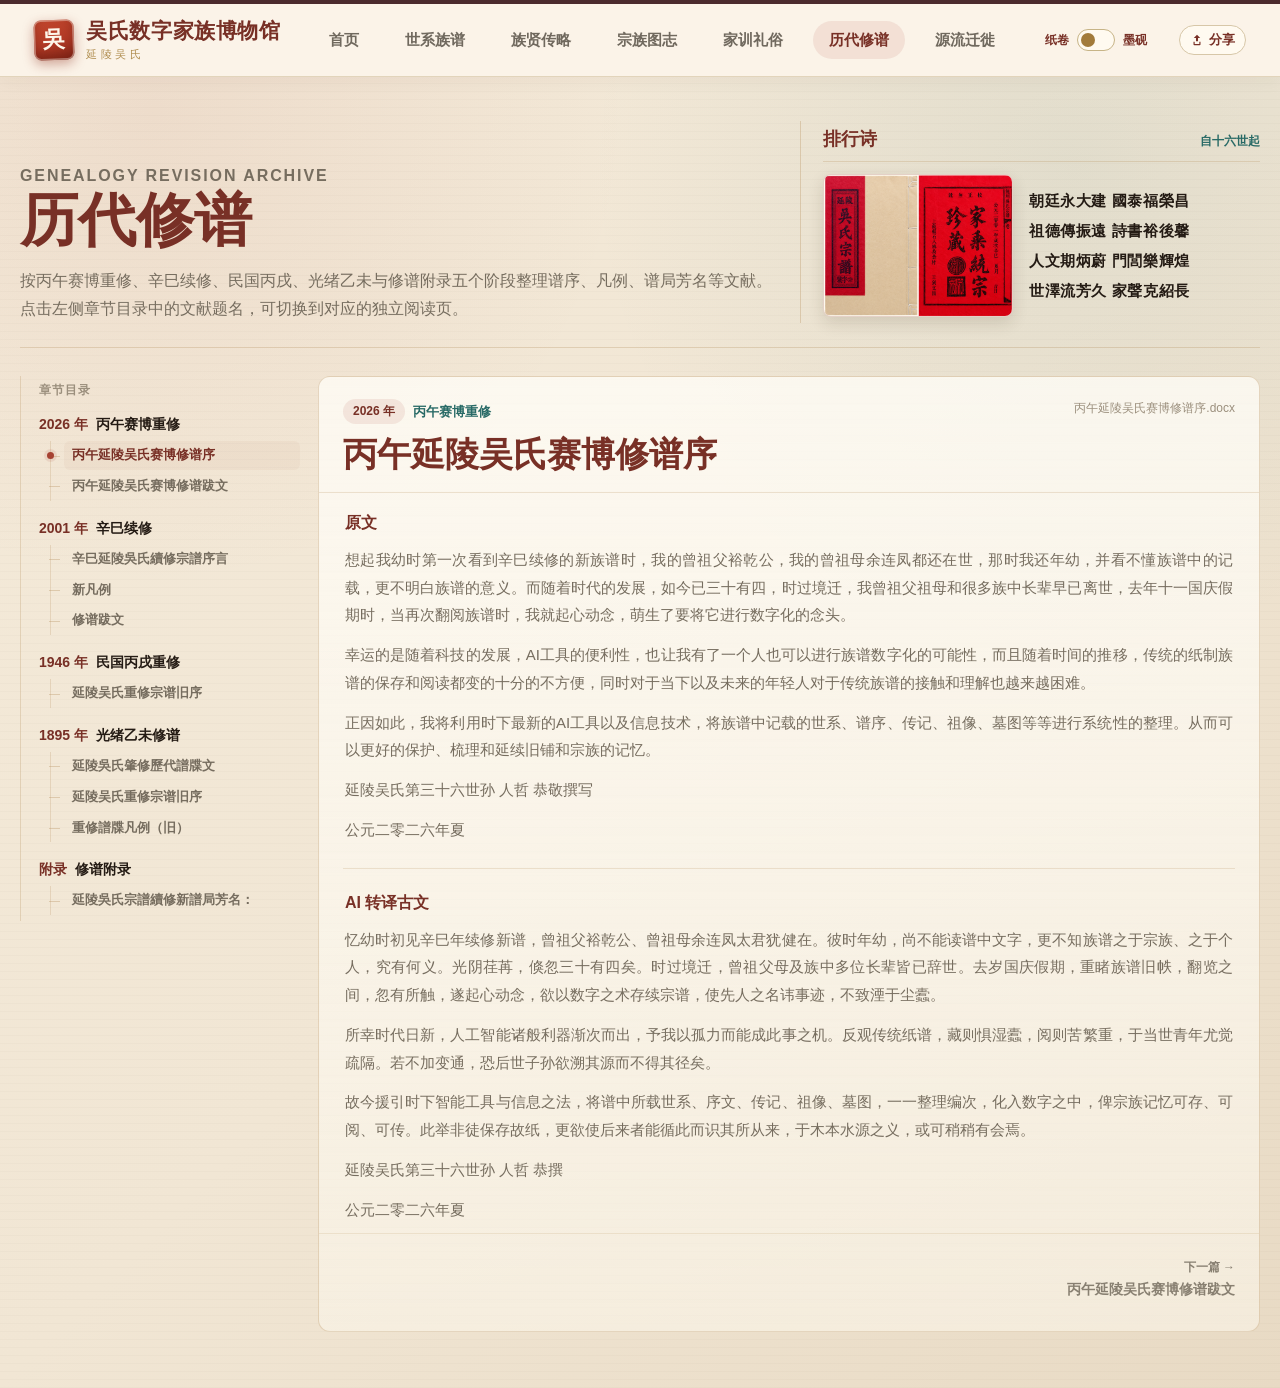
<file: revisions.html>
<!doctype html>
<html lang="zh-CN">
<head>
  <meta charset="utf-8" />
  <meta name="viewport" content="width=device-width, initial-scale=1, viewport-fit=cover" />
  <title>历代修谱｜延陵吴氏</title>
  <link rel="icon" href="assets/wu-genealogy-mark.svg?v=20260805" type="image/svg+xml" />
  <style>
    :root {
      --bg: #f1e6d4;
      --paper: #fbf6ea;
      --paper-strong: #fffaf0;
      --ink: #241b14;
      --muted: #766d5f;
      --muted-2: #9b8f7d;
      --line-soft: #e4d7bd;
      --accent: #a64232;
      --accent-dark: #783026;
      --accent-2: #286a66;
      --copper: #b89461;
      --shadow-soft: 0 8px 24px rgba(60, 44, 24, 0.09);
      --radius: 12px;
    }
    * { box-sizing: border-box; }
    html { scroll-behavior: smooth; }
    body {
      margin: 0;
      font-family: "Microsoft YaHei", "PingFang SC", "Hiragino Sans GB", "Noto Sans CJK SC", "Source Han Sans SC", Arial, sans-serif;
      color: var(--ink);
      background:
        radial-gradient(circle at 12% 8%, rgba(166, 66, 50, .08), transparent 28%),
        radial-gradient(circle at 84% 12%, rgba(40, 106, 102, .08), transparent 30%),
        repeating-linear-gradient(0deg, rgba(80, 59, 33, .025) 0 1px, transparent 1px 8px),
        linear-gradient(135deg, #f4ead9 0%, var(--bg) 52%, #e8dac4 100%);
      min-height: 100vh;
    }
    .site-header {
      position: sticky;
      top: 0;
      z-index: 20;
      border-top: 4px solid #4b2a2d;
      border-bottom: 1px solid rgba(209, 190, 156, .58);
      background: #fbf3e8;
      box-shadow: 0 6px 16px rgba(60, 44, 24, .035);
    }
    .site-header-inner {
      display: flex;
      align-items: center;
      gap: 32px;
      min-height: 72px;
      padding: 14px 34px 15px;
    }
    .site-brand {
      flex: 0 0 auto;
      color: var(--accent-dark);
      font-size: 24px;
      font-weight: 820;
      letter-spacing: .03em;
      white-space: nowrap;
    }
    .site-nav {
      display: flex;
      flex-wrap: wrap;
      gap: 14px;
      margin: 0;
      padding: 0;
    }
    .site-nav a,
    .site-nav button {
      appearance: none;
      position: relative;
      display: inline-flex;
      align-items: center;
      justify-content: center;
      min-height: 38px;
      padding: 9px 15px;
      border: 1px solid transparent;
      border-radius: 999px;
      background: transparent;
      color: rgba(88, 82, 71, .86);
      font: inherit;
      font-size: 15px;
      font-weight: 760;
      line-height: 1;
      text-decoration: none;
      white-space: nowrap;
      letter-spacing: 0;
      box-shadow: none;
      transition: color .18s ease, background .18s ease, border-color .18s ease;
    }
    .site-nav a:hover {
      border-color: transparent;
      background: rgba(166, 66, 50, .06);
      color: var(--accent-dark);
    }
    .site-nav a.active {
      border-color: transparent;
      background: rgba(166, 66, 50, .10);
      color: var(--accent-dark);
    }
    .site-nav button {
      cursor: default;
      opacity: .78;
    }
    main {
      width: min(1240px, calc(100% - 40px));
      margin: 0 auto;
      padding: 34px 0 56px;
    }
    .hero {
      display: grid;
      grid-template-columns: minmax(0, 1fr) minmax(420px, 460px);
      gap: 18px;
      align-items: end;
      margin-bottom: 28px;
      padding: 10px 0 24px;
      border-bottom: 1px solid rgba(184, 148, 97, .28);
    }
    .hero-card,
    .summary-card,
    .poem-summary,
    .revision-toc,
    .revision-page {
      border: 1px solid rgba(184, 148, 97, .34);
      border-radius: var(--radius);
      background:
        linear-gradient(180deg, rgba(255, 253, 247, .92), rgba(247, 236, 218, .76)),
        repeating-linear-gradient(90deg, rgba(116, 88, 48, .025) 0 1px, transparent 1px 7px),
        var(--paper-strong);
      box-shadow: var(--shadow-soft);
    }
    .hero-card {
      padding: 0;
      border: 0;
      border-radius: 0;
      background: transparent;
      box-shadow: none;
    }
    .eyebrow {
      margin: 0 0 12px;
      color: var(--accent);
      font-size: 13px;
      font-weight: 780;
      letter-spacing: .12em;
    }
    h1 {
      margin: 0;
      color: var(--accent-dark);
      font-size: clamp(34px, 5vw, 58px);
      line-height: 1.05;
      letter-spacing: 0;
    }
    .hero-card p {
      max-width: 780px;
      margin: 16px 0 0;
      color: var(--muted);
      font-size: 16px;
      line-height: 1.75;
    }
    .summary-card {
      display: grid;
      grid-template-columns: repeat(2, minmax(0, 1fr));
      gap: 10px;
      padding: 18px;
    }
    .summary-card div {
      padding: 14px;
      border: 1px solid rgba(184, 148, 97, .26);
      border-radius: 10px;
      background: rgba(255, 250, 240, .52);
    }
    .summary-card strong {
      display: block;
      color: var(--ink);
      font-size: 28px;
      line-height: 1;
    }
    .summary-card span {
      display: block;
      margin-top: 8px;
      color: var(--muted);
      font-size: 13px;
      font-weight: 680;
    }
    .poem-summary {
      display: flex;
      flex-direction: column;
      justify-content: center;
      min-height: 100%;
      padding: 6px 0 6px 22px;
      border: 0;
      border-left: 1px solid rgba(184, 148, 97, .34);
      border-radius: 0;
      background: transparent;
      box-shadow: none;
    }
    .poem-summary-head {
      display: flex;
      align-items: baseline;
      justify-content: space-between;
      gap: 12px;
      margin-bottom: 12px;
      padding-bottom: 10px;
      border-bottom: 1px solid rgba(184, 148, 97, .28);
    }
    .poem-summary-head span {
      color: var(--accent-dark);
      font-size: 18px;
      font-weight: 850;
    }
    .poem-summary-head strong {
      color: var(--accent-2);
      font-size: 12px;
      font-weight: 780;
      white-space: nowrap;
    }
    .poem-summary-lines {
      display: grid;
      gap: 7px;
    }
    .poem-summary-body {
      display: grid;
      grid-template-columns: 190px minmax(0, 1fr);
      gap: 16px;
      align-items: center;
    }
    .revision-cover {
      display: block;
      width: 190px;
      max-width: 100%;
      height: auto;
      border: 1px solid rgba(120, 48, 38, .2);
      border-radius: 8px;
      background: var(--paper-strong);
      box-shadow: 0 6px 16px rgba(60, 44, 24, .14);
      transition: transform .18s ease, box-shadow .18s ease;
    }
    .revision-cover-trigger {
      display: block;
      width: fit-content;
      max-width: 100%;
      padding: 0;
      border: 0;
      border-radius: 8px;
      background: transparent;
      cursor: zoom-in;
      line-height: 0;
    }
    .revision-cover-trigger:hover .revision-cover {
      transform: translateY(-2px);
      box-shadow: 0 10px 22px rgba(60, 44, 24, .2);
    }
    .revision-cover-trigger:focus-visible {
      outline: 3px solid rgba(40, 106, 102, .5);
      outline-offset: 4px;
    }
    .annotation-thumbnail {
      display: inline-block;
      width: 45px;
      margin-left: 8px;
      padding: 0;
      border: 0;
      border-radius: 8px;
      background: transparent;
      cursor: zoom-in;
      line-height: 0;
      vertical-align: -6px;
    }
    .annotation-thumbnail img {
      display: block;
      width: 100%;
      height: auto;
      border-radius: 8px;
      box-shadow: 0 7px 18px rgba(60, 44, 24, .14);
      transition: transform .18s ease, box-shadow .18s ease;
    }
    .annotation-thumbnail:hover img {
      transform: translateY(-2px);
      box-shadow: 0 11px 24px rgba(60, 44, 24, .2);
    }
    .annotation-thumbnail:focus-visible {
      outline: 3px solid rgba(40, 106, 102, .5);
      outline-offset: 4px;
    }
    body.revision-preview-open {
      overflow: hidden;
    }
    .revision-lightbox {
      position: fixed;
      inset: 0;
      z-index: 100;
      display: none;
      grid-template-rows: auto minmax(0, 1fr);
      gap: 14px;
      padding: 22px;
      background: rgba(37, 31, 24, .9);
      backdrop-filter: blur(4px);
    }
    .revision-lightbox.active {
      display: grid;
    }
    .revision-lightbox-bar {
      display: flex;
      align-items: center;
      justify-content: space-between;
      gap: 18px;
      width: min(1440px, 100%);
      margin: 0 auto;
      color: #fff7e8;
    }
    .revision-lightbox-bar strong {
      font-size: 17px;
      line-height: 1.4;
    }
    .revision-lightbox-close {
      appearance: none;
      flex: 0 0 auto;
      width: 42px;
      height: 42px;
      border: 1px solid rgba(255, 247, 232, .48);
      border-radius: 10px;
      background: rgba(255, 247, 232, .1);
      color: #fff7e8;
      font: inherit;
      font-size: 26px;
      line-height: 1;
      cursor: pointer;
    }
    .revision-lightbox-close:hover,
    .revision-lightbox-close:focus-visible {
      background: rgba(255, 247, 232, .2);
      outline: none;
    }
    .revision-lightbox img {
      display: block;
      max-width: 100%;
      max-height: 100%;
      margin: auto;
      object-fit: contain;
      box-shadow: 0 18px 50px rgba(0, 0, 0, .42);
    }
    .poem-summary-lines p {
      margin: 0;
      color: var(--ink);
      font-size: 15px;
      line-height: 1.55;
      font-weight: 720;
      letter-spacing: .04em;
      white-space: nowrap;
    }
    .revision-layout {
      display: grid;
      grid-template-columns: 280px minmax(0, 1fr);
      gap: 18px;
      align-items: start;
    }
    .revision-toc {
      position: sticky;
      top: 84px;
      padding: 6px 0 6px 18px;
      border: 0;
      border-left: 1px solid rgba(184, 148, 97, .28);
      border-radius: 0;
      background: transparent;
      box-shadow: none;
    }
    .toc-title {
      margin: 0 0 16px;
      color: var(--muted-2);
      font-size: 12px;
      font-weight: 760;
      letter-spacing: .08em;
    }
    .toc-tree {
      position: relative;
      display: grid;
      gap: 18px;
    }
    .toc-group h3 {
      display: flex;
      align-items: center;
      gap: 8px;
      margin: 0 0 7px;
      color: var(--ink);
      font-size: 14px;
      font-weight: 820;
      line-height: 1.35;
    }
    .toc-group h3 span {
      flex: 0 0 auto;
      color: var(--accent-dark);
      font-size: 14px;
      font-weight: 760;
    }
    .toc-docs {
      position: relative;
      display: grid;
      gap: 2px;
      margin-left: 11px;
      padding-left: 13px;
      border-left: 1px solid rgba(184, 148, 97, .24);
    }
    .toc-doc {
      appearance: none;
      position: relative;
      width: 100%;
      padding: 5px 0 5px 8px;
      border: 0;
      border-radius: 6px;
      background: transparent;
      color: var(--muted);
      font: inherit;
      font-size: 13px;
      font-weight: 650;
      line-height: 1.45;
      text-align: left;
      cursor: pointer;
    }
    .toc-doc::before {
      content: "";
      position: absolute;
      left: -15px;
      top: 50%;
      width: 11px;
      height: 1px;
      background: rgba(184, 148, 97, .36);
    }
    .toc-doc.active {
      color: var(--accent-dark);
      font-weight: 820;
      background: rgba(166, 66, 50, .045);
    }
    .toc-doc.active::after {
      content: "";
      position: absolute;
      left: -17px;
      top: calc(50% - 4px);
      width: 7px;
      height: 7px;
      border-radius: 999px;
      background: var(--accent);
      box-shadow: 0 0 0 3px rgba(166, 66, 50, .1);
    }
    .content-area {
      min-width: 0;
    }
    .revision-page {
      display: none;
      overflow: hidden;
      background:
        linear-gradient(180deg, rgba(255, 253, 247, .78), rgba(251, 246, 234, .58));
      box-shadow: none;
    }
    .revision-page.active {
      display: block;
    }
    .article-head {
      display: flex;
      align-items: flex-start;
      justify-content: space-between;
      gap: 18px;
      padding: 22px 24px 16px;
      border-bottom: 1px solid rgba(184, 148, 97, .24);
    }
    .article-meta {
      display: flex;
      flex-wrap: wrap;
      gap: 8px;
      align-items: center;
      margin-bottom: 10px;
    }
    .article-meta span {
      display: inline-flex;
      align-items: center;
      min-height: 24px;
      padding: 4px 10px;
      border-radius: 999px;
      background: rgba(166, 66, 50, .1);
      color: var(--accent-dark);
      font-size: 12px;
      font-weight: 820;
    }
    .article-meta em {
      color: var(--accent-2);
      font-size: 13px;
      font-style: normal;
      font-weight: 760;
    }
    .article-head h2 {
      margin: 0;
      color: var(--accent-dark);
      font-size: clamp(24px, 3vw, 34px);
      line-height: 1.22;
    }
    .article-source {
      flex: 0 0 auto;
      color: var(--muted-2);
      font-size: 12px;
      line-height: 1.6;
      text-align: right;
      max-width: 220px;
    }
    .doc-columns {
      display: grid;
      grid-template-columns: repeat(2, minmax(0, 1fr));
      gap: 18px;
      padding: 20px 24px 10px;
    }
    .doc-text {
      min-width: 0;
      padding: 0 2px;
      border: 0;
      border-radius: 0;
      background: transparent;
    }
    .doc-text + .doc-text {
      padding-left: 18px;
      border-left: 1px solid rgba(184, 148, 97, .22);
    }
    .doc-columns.stacked {
      grid-template-columns: minmax(0, 1fr);
      gap: 0;
    }
    .doc-columns.stacked .doc-text + .doc-text {
      margin-top: 24px;
      padding: 24px 2px 0;
      border-left: 0;
      border-top: 1px solid rgba(184, 148, 97, .22);
    }
    .doc-text.single {
      margin: 20px 24px 10px;
    }
    .doc-text h4 {
      margin: 0 0 12px;
      color: var(--accent-dark);
      font-size: 16px;
    }
    .doc-text p {
      margin: 0 0 12px;
      padding: 0;
      border: 0;
      color: var(--muted);
      font-size: 15px;
      line-height: 1.85;
      text-align: justify;
    }
    .doc-text p:last-child {
      margin-bottom: 0;
    }
    .bureau-sections {
      display: grid;
      gap: 14px;
      padding: 20px 24px 10px;
    }
    .bureau-section {
      position: relative;
      padding: 16px 18px;
      border: 0;
      border-top: 1px solid rgba(184, 148, 97, .22);
      border-radius: 12px;
      background: rgba(255, 250, 240, .22);
    }
    .bureau-section::before {
      content: "";
      position: absolute;
      left: 0;
      top: 14px;
      bottom: 14px;
      width: 3px;
      border-radius: 999px;
      background: rgba(166, 66, 50, .64);
    }
    .bureau-section.compact {
      max-width: 760px;
    }
    .bureau-section.poem::before {
      background: rgba(40, 106, 102, .72);
    }
    .bureau-section-head {
      display: flex;
      align-items: center;
      gap: 10px;
      margin-bottom: 12px;
    }
    .bureau-section-head span {
      display: inline-flex;
      align-items: center;
      justify-content: center;
      min-width: 30px;
      height: 24px;
      border-radius: 999px;
      background: rgba(40, 106, 102, .1);
      color: var(--accent-2);
      font-size: 12px;
      font-weight: 820;
    }
    .bureau-section-head h3 {
      margin: 0;
      color: var(--accent-dark);
      font-size: 17px;
      line-height: 1.3;
    }
    .bureau-lines {
      display: grid;
      gap: 9px;
    }
    .bureau-lines p {
      margin: 0;
      color: var(--muted);
      font-size: 15px;
      line-height: 1.8;
    }
    .poem-lines {
      display: grid;
      grid-template-columns: repeat(2, minmax(0, max-content));
      gap: 10px 28px;
      align-items: start;
    }
    .poem-line {
      margin: 0;
      color: var(--ink);
      font-size: 16px;
      line-height: 1.7;
      font-weight: 680;
      letter-spacing: .03em;
      white-space: nowrap;
    }
    .article-pager {
      display: grid;
      grid-template-columns: 1fr 1fr;
      gap: 16px;
      padding: 14px 24px 22px;
      border-top: 1px solid rgba(184, 148, 97, .18);
    }
    .article-nav-button {
      appearance: none;
      min-height: 0;
      padding: 10px 0;
      border: 0;
      border-radius: 0;
      background: transparent;
      color: rgba(118, 109, 95, .86);
      font: inherit;
      font-size: 12px;
      font-weight: 680;
      line-height: 1.45;
      text-align: left;
      cursor: pointer;
    }
    .article-nav-button.next {
      text-align: right;
    }
    .article-nav-button::before,
    .nav-inline-arrow {
      color: currentColor;
      font-size: 13px;
      font-weight: 820;
    }
    .article-nav-button::before {
      content: "← ";
    }
    .article-nav-button.next::before {
      content: "";
    }
    .nav-inline-arrow {
      display: inline-block;
      margin-left: 4px;
      transform: translateY(-1px);
    }
    .article-nav-button strong {
      display: block;
      margin-top: 2px;
      color: currentColor;
      font-size: 14px;
      font-weight: 760;
      overflow: hidden;
      text-overflow: ellipsis;
      white-space: nowrap;
    }
    .article-nav-spacer {
      min-height: 1px;
    }
    .article-nav-button:hover {
      color: var(--accent-dark);
    }
    .doc-text p:last-child {
      margin-bottom: 0;
      padding-bottom: 0;
      border-bottom: 0;
    }
    .timeline-item,
    .chapter-panel,
    .chapter-title,
    .doc-list,
    .revision-doc,
    .doc-head {
      display: none;
    }
    @media (max-width: 980px) {
      .hero,
      .revision-layout,
      .doc-columns {
        grid-template-columns: 1fr;
      }
      .revision-toc {
        position: static;
      }
      .toc-tree {
        gap: 14px;
      }
      .toc-docs {
        margin-left: 8px;
      }
      .doc-text + .doc-text {
        padding-left: 0;
        padding-top: 16px;
        border-left: 0;
        border-top: 1px solid rgba(184, 148, 97, .22);
      }
    }
    @media (max-width: 760px) {
      .site-header-inner {
        display: block;
        min-height: 0;
        padding: 9px 12px 10px;
      }
      .site-brand {
        display: block;
        margin: 0 0 8px;
        font-size: 15px;
      }
      .site-nav {
        flex-wrap: nowrap;
        gap: 7px;
        overflow-x: auto;
        -webkit-overflow-scrolling: touch;
      }
      .site-nav a,
      .site-nav button {
        flex: 0 0 auto;
        min-height: 30px;
        padding: 6px 10px;
        font-size: 12px;
      }
      .site-nav::-webkit-scrollbar {
        display: none;
      }
      main {
        width: min(100% - 24px, 1240px);
        padding: 18px 0 34px;
      }
      .hero-card {
        padding: 0 0 18px;
      }
      .summary-card {
        grid-template-columns: 1fr;
      }
      .chapter-title {
        grid-template-columns: 1fr;
        gap: 5px;
      }
      .doc-head {
        display: block;
      }
      .doc-head span {
        display: block;
        margin-top: 6px;
        white-space: normal;
      }
      .article-head {
        display: block;
        padding: 18px 18px 14px;
      }
      .article-source {
        display: block;
        max-width: none;
        margin-top: 8px;
        text-align: left;
      }
      .poem-summary-body {
        grid-template-columns: 1fr;
      }
      .revision-cover {
        width: 100%;
      }
      .revision-cover-trigger {
        width: 100%;
      }
      .revision-lightbox {
        padding: 12px;
      }
      .revision-lightbox-bar strong {
        font-size: 14px;
      }
      .doc-columns {
        padding: 16px 18px 8px;
      }
      .doc-text.single {
        margin: 16px 18px 8px;
      }
      .article-pager {
        grid-template-columns: 1fr;
        padding: 16px 18px 18px;
      }
      .article-nav-button.next {
        text-align: left;
      }
    }
  </style>
  <link rel="stylesheet" href="assets/mobile-nav.css?v=20260929-mobile-audit" />
  <link rel="stylesheet" href="assets/paper-brand.css?v=20260929-mobile-audit" />
  <script defer src="assets/site-tools.js?v=20261004-events"></script>
  <script defer src="assets/skin-switcher.js?v=20260929-mobile-audit"></script>
  <link rel="stylesheet" href="assets/image-preview.css?v=20260929-mobile-audit" />
  <script defer src="assets/image-preview.js?v=20260929-mobile-audit"></script>
</head>
<body>

  <header class="site-header">
    <div class="site-header-inner">
      <a class="site-brand paper-brand" href="./home.html" aria-label="吴氏数字家族博物馆首页"><span class="paper-brand-seal" aria-hidden="true">吳</span><span class="paper-brand-copy"><strong>吴氏数字家族博物馆</strong><small>延陵吴氏</small></span></a>
      <nav class="site-nav" aria-label="站点一级目录">
        <a class="nav-link" href="./home.html">首页</a><a class="nav-link" href="./index.html?view=tree">世系族谱</a><a class="nav-link" href="./biographies.html">族贤传略</a><a class="nav-link" href="./image_archive.html">宗族图志</a><a class="nav-link" href="./family_customs.html">家训礼俗</a><a class="nav-link active" href="./revisions.html" aria-current="page">历代修谱</a><a class="nav-link" href="./source_migration.html">源流迁徙</a>
      </nav>
    </div>
  </header>
  <main>
    <section class="hero">
      <div class="hero-card">
        <p class="eyebrow">GENEALOGY REVISION ARCHIVE</p>
        <h1>历代修谱</h1>
        <p>按丙午赛博重修、辛巳续修、民国丙戌、光绪乙未与修谱附录五个阶段整理谱序、凡例、谱局芳名等文献。点击左侧章节目录中的文献题名，可切换到对应的独立阅读页。</p>
      </div>
      
      <aside class="poem-summary" aria-label="排行诗">
        <div class="poem-summary-head">
          <span>排行诗</span>
          <strong>自十六世起</strong>
        </div>
        <div class="poem-summary-body">
          <button class="revision-cover-trigger revision-image-trigger" type="button" data-full="assets/revision_archive_cover_2026_full.png" data-title="辛巳续修延陵吴氏宗谱封面原图" data-alt="公元二零零一年辛巳续修延陵吴氏宗谱封面与扉页原图" aria-label="查看辛巳续修延陵吴氏宗谱封面原图">
            <img class="revision-cover" src="assets/revision_archive_cover_2026.png" alt="公元二零零一年辛巳续修延陵吴氏宗谱封面与扉页" decoding="async" />
          </button>
          <div class="poem-summary-lines">
            <p>朝廷永大建 國泰福榮昌</p>
<p>祖德傳振遠 詩書裕後馨</p>
<p>人文期炳蔚 門閭樂輝煌</p>
<p>世澤流芳久 家聲克紹長</p>
          </div>
        </div>
      </aside>
    </section>

    <section class="revision-layout">
      <aside class="revision-toc" aria-label="历代修谱章节目录">
        <h2 class="toc-title">章节目录</h2>
        <div class="toc-tree">
          
          <section class="toc-group">
            <h3><span>2026 年</span>丙午赛博重修</h3>
            <div class="toc-docs">
              
              <button class="toc-doc active" type="button" data-target="bingwu-2026-1">
                丙午延陵吴氏赛博修谱序
              </button>
              <button class="toc-doc" type="button" data-target="bingwu-2026-2">
                丙午延陵吴氏赛博修谱跋文
              </button>
            </div>
          </section>

          <section class="toc-group">
            <h3><span>2001 年</span>辛巳续修</h3>
            <div class="toc-docs">
              
              <button class="toc-doc" type="button" data-target="xinsi-2001-1">
                辛巳延陵吳氏續修宗譜序言
              </button>
              <button class="toc-doc" type="button" data-target="xinsi-2001-2">
                新凡例
              </button>
              <button class="toc-doc" type="button" data-target="xinsi-2001-3">
                修谱跋文
              </button>
            </div>
          </section>

          <section class="toc-group">
            <h3><span>1946 年</span>民国丙戌重修</h3>
            <div class="toc-docs">
              
              <button class="toc-doc" type="button" data-target="minguo-1946-1">
                延陵吴氏重修宗谱旧序
              </button>
            </div>
          </section>

          <section class="toc-group">
            <h3><span>1895 年</span>光绪乙未修谱</h3>
            <div class="toc-docs">
              
              <button class="toc-doc" type="button" data-target="guangxu-1895-1">
                延陵吳氏肇修歷代譜牒文
              </button>
              <button class="toc-doc" type="button" data-target="guangxu-1895-2">
                延陵吴氏重修宗谱旧序
              </button>
              <button class="toc-doc" type="button" data-target="guangxu-1895-3">
                重修譜牒凡例（旧）
              </button>
            </div>
          </section>

          <section class="toc-group">
            <h3><span>附录</span>修谱附录</h3>
            <div class="toc-docs">
              
              <button class="toc-doc" type="button" data-target="appendix-1">
                延陵吳氏宗譜續修新譜局芳名：
              </button>
            </div>
          </section>
        </div>
      </aside>
      <div class="content-area">
        
        <article class="revision-page" id="guangxu-1895-1" data-article="guangxu-1895-1">
          <div class="article-head">
            <div>
              <div class="article-meta">
                <span>1895 年</span>
                <em>光绪乙未修谱</em>
              </div>
              <h2>延陵吳氏肇修歷代譜牒文</h2>
            </div>
            <span class="article-source">延陵吳氏肇修歷代譜牒文-必仁叩首敬撰.docx</span>
          </div>
          
          <div class="doc-columns">
            <article class="doc-text">
              <h4>原文</h4>
              <p>竊思家之有譜，所以明祖武，尊尊也；所以序昭穆，親親也。始焉以一人之氣而分支分派，後也十百千萬莫可計數，總之實一人之淵源也。</p>
<p>予吳氏本姬姓，出自周太王之時，泰伯之始受姓發跡之初，已詳言之，無容贅矣。至我國朝，雲礽愈盛，支派益繁，如兩直、江浙、兩廣諸省，名世忠臣代不乏人，總之皆泰伯公之苗裔也。然而支各有派，系自有源。苟無譜以聯絡之，則世系無序，昭穆無別，且有並驅不識、交臂相失者，爲此凜凜。於是當稽其源流，考其始末，自高祖以至曾祖，下及元孫以至雲礽，一昭一穆，固不得而紊矣。猶如水之有源，遡其流而源自合；又如木之有本，循其枝而本自明。雖千里之遙、百代之遠，可得而尋也。亦惟後世子孫，當念前世，無忘先德，箕裘相續，守而勿失，於乃祖光列之休，不永永有賴哉！</p>
<p>噫！吳氏源流深遠矣。自德俊公以下，違隔九世，迄今數百餘年，未得校訂世系譜牒。至於後世，雖盛弗傳，支派漸覺其多。豈得曰前有所創，後無所因可乎？乃果於今歲之秋，倡叙族衆，纂訂譜牒。各房允諾，捐金饌食，開設譜局。爰立主修、清書、考辨，各房非之無舉也，次之又其次也，諉之無可諉也。是以舉予主修全房任，遣清書對稿。予因幼棄聖門，忝無知識，身惟孤弱，愧無才能，不敢自矜創立，亦不敢自作聰明。第恐世遠年湮，草木難以盡辨，支系難云無差。生終未必盡悉斯舉也，其詳不可得而遠追之，雖思不得其門而考辨之。</p>
<p>領命者謹慎不懈，致身於局中，朝夕不辭艱辛，彙成手稿，給付梓司，刊刷校對，參考庶免再訛。猶歎上以報先祖之德，下以啟後人之志，使世世子孫無忘木本水源之道也，是卽予之所厚望矣夫。</p>
<p>旹</p>
<p>皇清光緒廿一年歲次乙未應鍾月上浣 穀旦 延陵吳氏三十世裔孫國監必仁頓首拜譔</p>
            </article>
            <article class="doc-text">
              <h4>白话文翻译</h4>
              <p>我私下认为，家族之所以要修撰家谱，是为了彰显祖先的功业，这是尊敬长辈的体现；是为了理顺家族的辈分（昭穆），这是亲近同宗的体现。最初由一个先祖的血脉繁衍出各个分支派系，后来发展到成百上千甚至成千上万，多得无法计算，但归根结底，实际上都源自同一个人的血脉渊源。</p>
<p>我们吴氏本来姓姬，出自周太王时期。泰伯公最初得姓和发迹的起因，前面已经详细说过了，不必再赘述。到了我们大清朝，后代子孙更加昌盛，支派更加繁多，比如直隶、江浙、两广等各个省份，历代都不乏名扬于世的忠臣，总而言之，他们全都是泰伯公的后裔。然而，各个分支都有自己的派系，世系也都有各自的源头。如果没有家谱来将他们联系起来，那么家族世系就会失去头绪，长幼辈分也就无法区别，甚至会出现走在一起互不认识、擦肩而过却失之交臂的情况，想想真让人感到畏惧啊。因此，应当查考家族的渊源流变，考证其始末，从高祖、曾祖，往下直到玄孙和更远的后代，左昭右穆的辈分顺序，绝对不能让它出现混乱。这就好比水有源头，逆流而上自然能汇聚到一起；又好比树木有根基，顺着枝干自然能找到主干。即使相隔千里之遥、百代之远，也能够追寻到。只有后世子孙，时刻感念前辈先人，不要忘记祖先的美德，继承并发扬祖先的基业，坚守而不丢失，对于祖先光辉荣耀的福泽，难道不能够永远地仰赖吗！</p>
<p>唉！吴氏的源流实在深远啊。自从德俊公以来，中间隔了九代，到现在已经有数百年，一直没有机会校订家族的世系家谱。到了后世，家族虽然繁盛却未能有家谱流传，只觉得支派渐渐增多。难道可以说前人有所创立，而后人却没有去继承吗？于是，果断在今年秋天，倡议召集族人，编纂修订家谱。各房族人都一致赞同，捐赠钱财和粮饷，设立了修谱局。于是确立了主修、清书（抄写员）、考辨（考证核对）等职位。各房如果不去做这件事就无法完成，推托给别人，别人又推托，实在推脱不掉了。因此，大家推举我担任全房的主修，并派抄写员来核对稿件。我因为从小放弃了科举学业，惭愧没有什么学识，身体单薄，又深感自己没有才能，不敢自夸能担此开创之任，也不敢自作聪明。只怕年代久远，像草木一样繁杂的支系难以完全分辨清楚，世系很难说毫无差错。我终究未必能完全通晓这项庞大的工程，其中的详细情况也无法追溯到很久以前，虽然想去考证却找不到门径。</p>
<p>接受任务的人都谨慎行事不敢懈怠，全身心投入修谱局中，从早到晚不辞辛劳，汇集成手稿，交付给刻印工匠，排版印刷并进行校对，参考核对以期避免再次出错。我常常感叹，往上以此来回报先祖的美德，往下以此来启发后人的志向，让世世代代的子孙都不要忘记“木有本，水有源”的道理，这就是我最大的期望了！</p>
<p>以上皆是（我的肺腑之言）。</p>
<p>大清光绪二十一年（1895年）农历十月上旬吉日 延陵吴氏第三十世孙、国子监生 必仁 叩首敬撰</p>
            </article>
          </div>
          <div class="article-pager">
            <span class="article-nav-spacer"></span>
            <button type="button" class="article-nav-button next" data-target="guangxu-1895-2">下一篇 <span class="nav-inline-arrow">→</span><br><strong>延陵吴氏重修宗谱旧序</strong></button>
          </div>
        </article>

        <article class="revision-page" id="guangxu-1895-2" data-article="guangxu-1895-2">
          <div class="article-head">
            <div>
              <div class="article-meta">
                <span>1895 年</span>
                <em>光绪乙未修谱</em>
              </div>
              <h2>延陵吴氏重修宗谱旧序</h2>
            </div>
            <span class="article-source">延陵吴氏重修宗谱旧序-大清光绪廿一年.docx</span>
          </div>
          
          <div class="doc-columns">
            <article class="doc-text">
              <h4>原文</h4>
              <p>尝谓家之有谱，犹国之有史也。史以载一代之盛衰，谱以纪一脉之世系，所以春露秋霜，仁人孝子重念木本水源之义，不敢有违也。</p>
<p>始自鼻祖宣公，遥慕季子之风，追思泰伯、仲雍二公之德，自蜀阆而迁于豫章南丰。其媲美先人，则高风可仰，洵足垂千古也。今忆其三子十八孙之析居各省异郡，旧谱载列详明，而后各支又增修理。惟本支之宗派，于三十一世祖芮公，秦为鄱阳令，甚得江湖闲民，号鄱君；楚立为衡山王；炎刘奋起，仕汉有功，改封为长沙王，卒谥曰文。子孙五王九侯。三子浅封便顷侯，其后散迁饶、广、徽、婺、歙邑篁墩，是为新安发派之祖也。子孙蕃衍，嗣续争光。</p>
<p>传至始迁祖，自徽婺南关至二十世建述公，生子四：长曰瓒，次曰瑞，二公无出；三曰国乐，转迁广信玉邑西乡三十都后陈，遂卜居焉。德俊公迁居上饶、玉邑二县三十四都瑶岭王家蓬，暨七十都西村、陵江湖新通地、七都西堡而居焉。相继宗修，历代以来，由明及清，数百余年矣。先世诗礼传家，孝友设局于后陈重辑修之，悉著编章，炳如日星，并无断简残编之感。较之从前世系焕然一新者，亦渐觉式微，屈指于今，百有余年矣。恐前代之家乘虽明，今不续修，而后之子孙生衍繁盛，亦无以考究其由来，将何以序昭穆而联族谊也？</p>
<p>兹幸董首之人振泰、远利、远扬、远冬、远恭、远贵、必发、兆发、金富、诗桂叔侄兄弟等，邀集各支，和同商议重修家谱，无不欣然乐就。同为赞勤，敛赀刊镌，以观厥成。故曰：“莫为之前，虽盛弗传；莫为之后，虽美弗彰。”要皆总系于先人积累之功、恭让之德，有以致之而然也。余等才疏学浅，义不当私，以叙其颠末，陈俚句表以粗衷，俾后之阅者知重修之有自来也，是为序。</p>
<p>旹</p>
<p>大清光绪廿一年岁次乙未仲秋月中浣 吉旦 贵邑愚友弟徐龙茂庆华堂顿首拜撰</p>
            </article>
            <article class="doc-text">
              <h4>白话文翻译</h4>
              <p>人们常说，一个家族有家谱，就像一个国家有历史一样。历史用来记载一个时代的兴衰，家谱用来记录一脉相承的世系，所以每逢春秋节令祭祀，仁人孝子们深念饮水思源、寻根问祖的道理，不敢有丝毫违背。</p>
<p>从我们的始祖宣公开始，他远远仰慕季子（延陵季子吴札）的风范，追忆缅怀泰伯、仲雍两位先祖的品德，从蜀地阆中迁徙到了豫章南丰。他的品德能与先祖媲美，高尚的风范令人景仰，确实足以流传千古。如今回忆起他的三个儿子、十八个孙子分散居住在各个省份和不同的州郡，过去的旧家谱上记载排列得非常详细明白，之后各个分支又有所增补修订。唯独我们这一支派，到了第三十一世祖先芮公，他在秦朝担任鄱阳县令，非常深得江湖百姓的拥戴，被尊称为“鄱君”；项羽分封他为衡山王；汉朝崛起后，他辅佐汉室立下功劳，被改封为长沙王，去世后谥号为“文”。他的子孙中出了五个王、九个侯。三儿子吴浅被封为便顷侯，他的后代分散迁徙到饶州、广州、徽州、婺州、歙县篁墩等地，这就是新安派的发源始祖。子孙繁衍茂盛，后代不断为家族争光。</p>
<p>传到最开始迁徙的祖先，从徽州婺源南关传到第二十世建述公，生了四个儿子：老大叫瓒，老二叫瑞，这两位没有留下子嗣；老三叫国乐，辗转迁徙到广信府玉山县西乡三十都的后陈，于是就在这里安家定居了。德俊公迁居到上饶、玉山两县交界的三十四都瑶岭王家蓬，以及七十都的西村、陵江湖新通地、七都西堡等地居住。历代以来相继修订宗谱，从明朝到清朝，已经有几百年的历史了。先辈们以诗礼传家，秉持孝悌友爱的精神，在后陈设立修谱局重新编辑修订家谱，把世系文章记载得像日月星辰一样明亮清晰，完全没有残缺不全的感觉。相比以前焕然一新的世系图谱，现在也渐渐感觉到有些衰落了，屈指算来到现在，已经有一百多年没有修谱了。恐怕前代的家谱虽然明白清晰，但如果现在不继续修撰，以后子孙繁衍昌盛起来，也就没有办法考证他们的来历，将用什么来排定辈分长幼、联络同族的情谊呢？</p>
<p>如今有幸遇到带头的人——振泰、远利、远扬、远冬、远恭、远贵、必发、兆发、金富、诗桂等叔侄兄弟们，邀请聚集了各个支派，心平气和地共同商议重修家谱的事宜，大家没有不高兴乐意参与的。大家都赞助支持、勤奋出力，筹集资金刻版印刷，以期待修谱大业的完成。所以古人说：“如果没有前人开创，即使家族兴盛也无法流传；如果没有后人继承，即使品德美好也无法彰显。”这些归根结底都维系于先人积累的功绩和谦恭礼让的品德，正因为有这些原因才会如此繁盛。我们这些人虽然才疏学浅，但在大义面前不敢自私推辞，以此来叙述重修家谱的始末，写下这几句粗浅的话语表达我们朴素的心意，让后代阅读家谱的人知道这次重修家谱的渊源和来历，这就作为序言吧。</p>
<p>时间 大清光绪二十一年（1895年），岁次乙未，农历八月中旬 吉日 贵溪县愚钝的朋友兄弟 徐龙茂 于庆华堂 叩首敬拜撰写</p>
            </article>
          </div>
          <div class="article-pager">
            <button type="button" class="article-nav-button" data-target="guangxu-1895-1">上一篇<br><strong>延陵吳氏肇修歷代譜牒文</strong></button>
            <button type="button" class="article-nav-button next" data-target="guangxu-1895-3">下一篇 <span class="nav-inline-arrow">→</span><br><strong>重修譜牒凡例（旧）</strong></button>
          </div>
        </article>

        <article class="revision-page" id="guangxu-1895-3" data-article="guangxu-1895-3">
          <div class="article-head">
            <div>
              <div class="article-meta">
                <span>1895 年</span>
                <em>光绪乙未修谱</em>
              </div>
              <h2>重修譜牒凡例（旧）</h2>
            </div>
            <span class="article-source">重修譜牒凡例（旧）.docx</span>
          </div>
          
          <div class="doc-columns">
            <article class="doc-text">
              <h4>原文</h4>
              <p>是譜凡例，昔未常訂，其間體制殊未克當。今特更其舊式，俾歸簡易，庸條具後：</p>
<p>一、譜之修，有勸懲之道也，顯者詳而微不振者畧焉；有褒貶之義也，賢者書而否而闕焉；有親親之殺也，親者書而疏者闕焉，微意各有在云。</p>
<p>一、吳姓有延陵派、渤海派，散滿天下。吾祖，延陵派也。標出遷徙他鄉，聯屬書之，識曾元之盛也。顯宦具詳，靖源流也。有若從前派圖、世系、事蹟相同，雖未令合，亦是一宗；如其不同，雖極富貴，斷不敢扳序親支也。</p>
<p>一、做歐陽氏五世一提之式，以名、諱、字、行、生、卒、塋、娶書列於內。有勳庸、潛德可書者，別有譜紀、贊、傳。其果乏嗣者，則直書止焉；立繼，必書某人第幾子繼某人為嗣。遷徙他鄉莫之考究，則闕而不詳。本支分親疏編次，庶揭派觀圖，因圖求世，以便觀覽云。</p>
<p>一、凡譜每一世當冠一字為稱首者，宜也。今前派人易勢殊，難於更正。今因重修之後，其近自國樂公遷居玉邑後陳以下，世、國公遷居，不重於前者曰：每歷一世，當承一字為首，雖弈世可以例求云。</p>
<p>一、先世文浣，儲蓄稍富。在唐宋有膺敕誥者多，因遭兵燹燬而莫存，惜哉！今之所存者，但掇拾於殘篇斷簡之餘。并後之作者曰文翰續錄，以補舊譜之未備。今亦莫能悉補，但於墓刻間錄敢一二以備事目，尙俟後裔廣搜搏採。儻得先世之文翰，則補而輯之，祖宗之潛德幽光有發無隱，又孝敬之大云。</p>
<p>一、凡先世遺像，舊譜未寫。今因重修之餘，思念祖宗之儀容而不得見，特命甚繪者，因其舊而圖其新，形影相繼，曰遺像圖。俾後之子孫展而玩之，獲覩祖宗儀容儼乎若存，則尊尊親親之念有所興起，是亦作譜之良意云。</p>
<p>一、族譜之修，眾皆矢公矢慎，勿濫勿私。書行派以序長幼，書傳贊以明行誼，書嫁娶以謹婚姻，書卒塋以昭世守，並無一筆虛浮，使疑信相參也。</p>
<p>一、凡無嗣立繼者，必穆昭相當，由親及疏；均親者，亦必由長及幼，擇應繼者立之。愛繼者，亦必由親及疎。名分得當，不得以弟為子，以孫為兒，亂名分、起爭端也。</p>
<p>一、凡後陳國樂公、國公遷居以來，歷年已久。其及遷徙別處，其祖居來龍不得利害不及，妄恣挿塋。其墳山祠堂會上祭田，雖各居一處而與實有分，同嘗其眾；來龍山塘亦有無分者，不得溷爭。</p>
<p>一、凡山無墳，論遠年近代，固有山而卽有墳者，亦有墳而實無山者，前後來歷事各不同，難以槩論。不得以墳佔山，以山佔墳。</p>
<p>一、凡累世編集，自宋元以來代有其人，其窮年殫力以遡流源，皆孝子仁人之用心。第時殊世異，有關名氏，袛明末以迄我朝。其間糾合同修，列其名氏於譜首，非有畧前人也，以亦勵後啟耳。後之孝子慈孫，約三世一修；三世不修，則世圖事蹟恐或遺忘。故有尊祖敬宗之心者，斷以是約為程，則百年又煥然矣，有志者其勉之！</p>
<p>一、譜乃家藏珍物，收護宜密。若盜賣、典當、衒示異族、抄錄，以及蠹朽、遺失、挖補、增加字樣者，族眾追譜滅祭。</p>
<p>一、祭田若干，務宜矢公矢慎，早完國課，其餘積貯，以為尊祖敬宗之根本也。</p>
            </article>
            <article class="doc-text">
              <h4>白话文翻译</h4>
              <p>这部族谱的编写体例，过去未曾制定过固定的标准，其中的体例格式往往不够恰当。现在特地更改旧式的写法，使之趋于简单明了，在此将各项条款列举如下：</p>
<p>一、 修撰族谱，有劝善惩恶的作用，因此对声名显赫的人记载详细，对地位卑微、未能振兴家业的人则记载简略；有褒扬和贬斥的用意，所以对贤能的人予以记载，对不贤的人则省略不记；有亲疏远近的区别，所以对血缘近的记载，血缘远的省略，这些微妙的用意都包含在其中。</p>
<p>一、 吴姓有延陵派和渤海派，散布在天下各地。我们的祖先属于延陵派。族谱中标明迁徙到外地的族人，并将他们联系起来记载，是为了彰显子孙的繁盛。对显赫的官员予以详细记载，是为了理清家族的源流。如果有前人的派系图、世系和事迹与我们相同的，即使以前没有合并，也属于同一个宗族；如果这些内容不同，对方即使极其富贵，我们也绝不敢攀附认作亲支。</p>
<p>一、 族谱采用欧阳修发明的“五世一图”的体例，将族人的名、讳、字、排行、出生、死亡、墓地、娶妻等信息记载在内。如果有功勋业绩、隐藏的美德值得记载的，另外在谱记、赞、传中书写。如果确实没有子嗣的，就直接写上“止”（绝嗣）；如果是过继的，必须写明是某人的第几个儿子过继给某人作为后嗣。迁徙到外地无法考证的，就空缺不详细记载。本支系按照亲疏关系进行编排，这样就可以通过翻阅派系和图表，顺着图表查找世系，方便大家阅览。</p>
<p>一、 族谱中每一代人都应当用一个特定的字作为名字的开头（字辈），这是很合适的。但由于前代的人事变迁、情况不同，现在很难去统一更正。现在借着重修族谱的机会，从近代国乐公迁居玉山县后陈村往下，以及世公、国公迁居之后，为了避免与前人重复，规定：每传一代，都应当统一承接一个字作为名字的开头，这样即使世代交替，也能按照这个规律去追溯。</p>
<p>一、 先祖文浣公曾经积累了一些财富。在唐宋时期，家族中有很多获得朝廷诰命的人，可惜因为遭遇战火都被烧毁而不复存在了，真是可惜！现在保存下来的，只是从残篇断简中收集来的一点点。加上后人写的文章诗词作为续录，用来弥补旧谱的不足。如今也无法全部补齐，只能从墓碑刻文中抄录一两件来作为参考，还有待后代子孙广泛搜集采纳。如果能得到先辈的文章遗墨，就补充编辑进去，让祖宗隐藏的美德和光辉得以展现而不被埋没，这也是极大的孝敬。</p>
<p>一、 关于先祖的遗像，旧族谱中没有描绘。现在趁着重修族谱，由于思念祖先的容貌却无从得见，特地请擅长绘画的人，根据旧有的容貌特征描绘出新的画像，形影传承，这叫作“遗像图”。好让后代子孙展开瞻仰时，能看到祖先的仪容，仿佛他们依然健在一样，从而激发起尊祖敬宗、相亲相爱的念头，这也是编修族谱的一片苦心。</p>
<p>一、 修撰族谱，大家都必须秉公慎重，不能滥写，也不能有私心。记载排行是为了分清长幼，记载传记和赞语是为了彰显品德，记载嫁娶是为了慎重对待婚姻，记载死亡和墓地是为了昭示后人世代守护。全谱没有一笔是虚浮不实的，以免让人半信半疑。</p>
<p>一、 凡是没有子嗣需要过继的，辈分（昭穆）必须相当，按照从血缘近到血缘远的顺序来选择；如果血缘关系同样亲近的，也必须按照从长到幼的顺序，选择应该过继的人来过继。出于喜爱而收为继子的，也必须遵守由亲到疏的原则。名分必须恰当，绝不能把弟弟认作儿子，把孙子认作儿子，以免扰乱辈分，引起争端。</p>
<p>一、 凡是后陈村的国乐公、国公迁居以来，年代已经很久远了。后来迁徙到其他地方的族人，如果对祖居地的风水（来龙）没有切身的利害关系，就不能妄自把坟墓乱建在那里。关于坟山、祠堂以及祭祀用的田产，大家虽然各自居住在不同地方，但实际上都享有份额，由大家共同收益；至于祖居地的山脉水塘等也有不分彼此共有的情况，都不允许胡乱争夺。</p>
<p>一、 凡是有山而没有坟的，或者论及年代远近，确实有山且山上有坟的，也有虽然有坟但实际上不拥有这座山的，这前后的来历和具体情况各不相同，难以一概而论。绝不能借着有坟墓就霸占整座山，也不能借着拥有这座山就霸占别人的坟墓。</p>
<p>一、 关于历代参与修谱的人，自宋朝、元朝以来每一代都有，他们长年累月、竭尽心力地去追溯家族源流，这都是孝子仁人的用心。只是时代变迁，相关参与修谱者的名字，我们只记录了明朝末年到本朝的人。在这个时期内，将共同参与修谱的人的名字列在族谱的开头，并非是想忽略前人，而是为了勉励后人。后世的孝子贤孙，大约应该每隔三代就重修一次族谱；如果三代不修，世系图表和家族事迹恐怕就会被遗忘。因此，有尊祖敬宗之心的人，必定要以此为规矩，这样家族每隔百年就能焕然一新，有志气的族人应该以此自勉！</p>
<p>一、 族谱是家族珍藏的宝物，应当严密保管。如果有人将其盗卖、典当、拿去向外姓人炫耀、让他人抄录，或者导致其被虫蛀腐朽、遗失，以及在上面私自挖补、增加字样的，全族的人将追回族谱，并取消他在家族祭祀中的资格。</p>
<p>一、 家族共有的那些祭祀用田，务必做到公正慎重，早点交齐国家的赋税，剩下的粮食和钱财积攒起来，作为尊祖敬宗（如祭祀、修缮等）的根本保障。</p>
            </article>
          </div>
          <div class="article-pager">
            <button type="button" class="article-nav-button" data-target="guangxu-1895-2">上一篇<br><strong>延陵吴氏重修宗谱旧序</strong></button>
            <button type="button" class="article-nav-button next" data-target="minguo-1946-1">下一篇 <span class="nav-inline-arrow">→</span><br><strong>延陵吴氏重修宗谱旧序</strong></button>
          </div>
        </article>

        <article class="revision-page" id="minguo-1946-1" data-article="minguo-1946-1">
          <div class="article-head">
            <div>
              <div class="article-meta">
                <span>1946 年</span>
                <em>民国丙戌重修</em>
              </div>
              <h2>延陵吴氏重修宗谱旧序</h2>
            </div>
            <span class="article-source">延陵吴氏重修宗谱旧序-民国三十五年.docx</span>
          </div>
          
          <div class="doc-columns">
            <article class="doc-text">
              <h4>原文</h4>
              <p>谱何为而作也？吾先祖家君虑其屡经岁月，残缺失次而作也。盖古圣人制礼，首重乎宗法；宗法之重，又莫大乎谱书。谱书之作，宗族以之而合，昭穆以之而明，亲疏厚薄之别而著。故家之有谱，而宗法立；宗法立，则有百世不迁宗，有五世则迁之祖，而礼制定矣，情义维矣。今人不知大义，自高、曾、祖、考之外，其余则不识也。一人之来，从何自来也？虽宗不知也，昭穆不知也，亲疏厚薄之别不知也。</p>
<p>吾于课余之暇，则索诸谱书，考诸事实，参诸经史，自泰伯得姓始，伊始一昭一穆，编辑了然。及至先祖家君凡六十一世，遂成谱帙三本：一泰微公收，一家君收，一保微公收。一保微收去，是为贵溪派；而家君钦徙休石舌山者，承祖庄之书舍也，期解官修于此，遂世居焉。不佞家君余意，聊叙一言于谱首。若后谱书之作与不作，乃见子孙之贤与不贤也。有志者尚可勉诸！</p>
<p>爰于民国丙戌年之春寒食佳节，诗正、诗名、诗光、裕丰等，深念事过境迁，枝繁派衍，殆不可纪，集合于西村坐庭商议，再事重修支谱。此时无不欣然乐就，共同赞助，乃设局于西堡。谨择十月初六日兴工印刷，至十一月下旬谱告完竣，俾后阅者知重修之来历也。余辈智识浅陋，时间短促，难免错误，希望后学贤达者予以添评，是为序。</p>
<p>皆维 民国三十五年岁次丙戌建子月 月下浣 吉旦</p>
<p>三十一世裔孙薰沐顿首拜书</p>
            </article>
            <article class="doc-text">
              <h4>白话文翻译</h4>
              <p>家谱是为了什么而修撰的呢？这是我的先祖担心家谱历经漫长岁月，出现残缺遗失、世代次序错乱而决定修撰的。古时候的圣人制定礼教，最看重的是宗族法规；而宗法之中最重要的，又莫过于谱书。有了谱书，宗族就能以此团结凝聚，家族的辈分长幼（昭穆）就能以此清晰明了，血脉亲疏厚薄的区别也能彰显出来。所以家族有了家谱，宗法就能确立；宗法确立了，那么百代不变的大宗与五世而分的小宗等礼制就制定下来了，家族的情义也就维系住了。如今的人不懂得这种大义，除了高祖、曾祖、祖父、父亲之外，其余的祖先就不认识了。一个人到底是从哪里来的呢？不仅对自己的宗族不了解，辈分长幼不知道，就连血缘的亲疏远近也不清楚。</p>
<p>我在公事与课余的闲暇时间，就去搜寻查阅各种谱书，考证历史事实，参照经书史籍。从泰伯公得赐吴姓开始，最初的每一代辈分排位（一昭一穆），都编辑得一清二楚。传到先祖家君这一代共历经六十一世，于是修成了三套家谱卷宗：一套由泰微公收存，一套由家君收存，一套由保微公收存。保微公带走的那一套，后来发展成了贵溪支派；而家君钦公迁居到休石舌山，继承了祖庄的书舍，本期望辞官后在这里专心修谱，于是就世代定居在这里了。我才疏学浅，秉承先祖的遗志，暂且在家谱的卷首写上几句。至于以后的谱书还会不会继续修撰，就能看出子孙后代是否贤明了。有志向的子孙后代一定要以此自勉啊！</p>
<p>因此，在民国丙戌年（1946年）春天的寒食佳节，诗正、诗名、诗光、裕丰等人，深深感到事过境迁，家族枝繁叶茂、派系繁多，几乎已经难以清晰记载了，于是大家聚集在西村的厅堂里商议，决定再次重修这一支的家谱。这个时候，族人们没有不欣然乐意参与的，大家共同赞助支持，于是在西堡设立了修谱局。我们郑重选定十月初六日开工印刷，到了十一月下旬家谱全部宣告完成，以便让后来的阅读者了解这次重修家谱的来历。我们这些人学识浅薄，加上时间短促，难免会有错误，希望后代学识渊博的贤达之人能够给予增补和指正，以此作为序言。</p>
<p>大家恭敬共勉。 民国三十五年（1946年）岁次丙戌 十一月（建子月）下旬 吉日 三十一世孙 沐浴更衣 叩首敬书</p>
            </article>
          </div>
          <div class="article-pager">
            <button type="button" class="article-nav-button" data-target="guangxu-1895-3">上一篇<br><strong>重修譜牒凡例（旧）</strong></button>
            <button type="button" class="article-nav-button next" data-target="xinsi-2001-1">下一篇 <span class="nav-inline-arrow">→</span><br><strong>辛巳延陵吳氏續修宗譜序言</strong></button>
          </div>
        </article>

        <article class="revision-page" id="xinsi-2001-1" data-article="xinsi-2001-1">
          <div class="article-head">
            <div>
              <div class="article-meta">
                <span>2001 年</span>
                <em>辛巳续修</em>
              </div>
              <h2>辛巳延陵吳氏續修宗譜序言</h2>
            </div>
            <span class="article-source">辛巳延陵吳氏續修宗譜序言-2001 年.docx</span>
          </div>
          
          <div class="doc-columns">
            <article class="doc-text">
              <h4>原文</h4>
              <p>系出黃帝之後，泰伯、仲雍二公（一世祖）之孫周章（四世祖）也。周章公受封吳國君，居建康金陵（今南京）遂以國爲氏，始有吳姓。延至夫差公（廿一世）稱王。起公（廿七世）官東河郡守，生植、種、栽、培四子，居延陵，吳姓始有郡。起公之後芮公（三十一世）居長沙，官至長沙王。芮生三子，長子芳公遷會稽（今紹興）次子郢公遷鄱陽吳綱山（今波陽境內），三子淺公遷徽州（今安慶）。傳至少微公（六十五）遷新安。唐乾符元年，少微之子洵進士及第，官至侍郞，其子孫散遷饒、廣、徽、婺、歙邑，創立新安派，洵爲新安始祖也。迨至建述公（廿世）生子四，長曰瓚、次曰瑞、三公無出、四曰國樂。瓚、瑞二公老譜未載，失考。國樂公（廿一世）於明萬曆間遷廣信玉山縣三十都後陳（今樟村）。樂公長子福元公遷上饒新通地，次子福亭公仍留後陳創業。福元生三子，長榮光、次榮奇、三公榮華，奇公無出，惟光、華二公子孫繁盛。光公後遷上邑十都新通地，其長子昌祥公遷玉山縣三十四都瑤嶺王家蓬。華公之子昌良公遷上邑汪村西堡烏石崗。昌吉公遷上邑十都七堡。清乾隆間，昌祥之子傳珍、傳珠二公遷上饒七十都西村。又自昌祥三子祖杰、昌良長子祖龍、玉山樟村昌龍公之子祖桂三公開創了西村、西堡、樟村三地宏偉基業。</p>
<p>吳氏家族自國樂公於明萬曆間起至今已達四百余年，上述三地人丁已發展到六百有余，可謂人丁興旺，能人賢達，不乏有繼。吳氏家族，淵源流長，世代昌隆。源商周，達秦漢，貫六朝，隆新紀。自古迄今，達二千五百余年，枝繁葉茂，遍及五洲，文官武將，代有人杰，忠孝仁義，輩出吳門。自泰伯、仲雍始，至今已衍百有一世，眞乃旺族大家也。</p>
<p>盖天下旺宗皆有譜牒，有譜牒則可尊祖敬宗、振作家聲也。然吳氏宗譜自延陵洵公爲一世始祖，繁衍於今已愈三十有七世，清光緒廿一年爲首修，民國三十五年爲再修，距今已隔五十余年，如不續修惟恐以後子孫繁衍昌盛亦無以考，究其由來將何以序昭穆而聯族誼也。故此，於辛巳年元霄前，族人書清偕書旺、書炎、裕樟、裕富、後英、後富等坐庭商議續修宗譜事宜。值此，深得西堡、樟村等族親鼎力支持，謹擇正月初六日興工，至端月譜牒告竣，誠盛舉也。因余輩學識淺陋，時間倉促，難勉有誤，謹望後學賢達予以斧正。譜竣之喜，贅述數語，權當爲序。</p>
<p>延陵吳氏第三十二世裔孫薰沐拜撰 上饒縣志办編輯張應全執筆 公元二零零一年孟春 吉旦</p>
            </article>
            <article class="doc-text">
              <h4>白话文翻译</h4>
              <p>我们的世系源自黄帝之后，是泰伯、仲雍二位先祖（一世祖）的孙子周章公（四世祖）的后裔。周章公被分封为吴国国君，居住在建康金陵（现在的南京），于是以国号作为姓氏，从此便有了吴姓。传承到夫差公（二十一世）时称王。起公（二十七世）担任东河郡守，生下植、种、栽、培四个儿子，居住在延陵，吴姓从此便有了郡望（著名的家族地域）。起公之后的芮公（三十一世）居住在长沙，官至长沙王。吴芮生了三个儿子，长子芳公迁居会稽（今绍兴），次子郢公迁居鄱阳吴纲山（今波阳境内），三子浅公迁居徽州（今安庆）。传到少微公（六十五世）时迁居新安。唐朝乾符元年，少微公的儿子洵公考中进士，官至侍郎，他的子孙散居并迁徙到饶州、广州、徽州、婺州、歙县等地，创立了新安派，洵公便是新安派的始祖。到了建述公（二十世）时生了四个儿子，老大叫瓒，老二叫瑞，老三没有子嗣，老四叫国乐。瓒、瑞两位先祖在老家谱里没有记载，已无法考证。国乐公（二十一世）在明朝万历年间迁居到广信玉山县三十都后陈（现在的樟村）。国乐公的长子福元公迁居到上饶新通地，次子福亭公仍然留在后陈创业。福元公生了三个儿子，老大荣光、老二荣奇、老三荣华，荣奇公没有子嗣，只有光、华两公的子孙繁衍茂盛。光公后来迁居到上饶县十都新通地，他的长子昌祥公迁居玉山县三十四都瑶岭王家蓬。华公的儿子昌良公迁居上饶县汪村西堡乌石岗。昌吉公迁居上饶县十都七堡。清朝乾隆年间，昌祥公的儿子传珍、传珠二公迁居上饶七十都西村。另外，由昌祥公的三子祖杰、昌良公的长子祖龙、以及玉山樟村昌龙公的儿子祖桂三位先祖，开创了西村、西堡、樟村三地宏大的基业。</p>
<p>吴氏家族自从国乐公在明朝万历年间发迹，到现在已经有四百多年了，上述三个地方的人口已经发展到六百多人，可以说是人丁兴旺，能人贤士不断涌现。吴氏家族源远流长，世代繁荣昌盛。我们的渊源可以追溯到商周，经过秦汉，贯穿六朝，在当今新时代更加兴隆。从古至今，长达两千五百多年，枝繁叶茂，子孙遍布世界各地，文臣武将、杰出人才代代都有，忠孝仁义之士在吴家辈出。从泰伯、仲雍开始，到现在已经繁衍了一百零一世，真是一个兴旺的大家族。</p>
<p>大凡天下的兴旺家族都有家谱，有家谱就可以尊崇祖宗、振兴家族声誉。然而吴氏的家谱自从把延陵的洵公作为一世始祖以来，繁衍到现在已经超过三十七世了，清朝光绪二十一年进行了第一次修谱，民国三十五年进行了第二次修谱，距离现在已经相隔五十多年了，如果不继续修缮，恐怕以后子孙繁衍昌盛了也无从考证，追究其来历，将用什么来排定辈分长幼、联络家族情谊呢？因此，在辛巳年（2001年）元宵节前，族人书清偕同书旺、书炎、裕樟、裕富、后英、后富等人坐在一起商议续修家谱的事情。在这个时候，得到了西堡、樟村等同族亲友的鼎力支持，郑重地选择在正月初六日开工，到了正月结束时家谱就修成了，这真是一件盛大的事情。因为我们这些人学识浅薄，时间又仓促，难免会有错误，真诚地希望后来的学识渊博之人能够加以修正。在宗谱修成的高兴时刻，写下这几句多余的话，暂且作为序言。</p>
<p>延陵吴氏第三十二世孙 沐浴更衣 恭敬撰写 上饶县志办编辑 张应全 执笔 公元二零零一年早春 吉日</p>
            </article>
          </div>
          <div class="article-pager">
            <button type="button" class="article-nav-button" data-target="minguo-1946-1">上一篇<br><strong>延陵吴氏重修宗谱旧序</strong></button>
            <button type="button" class="article-nav-button next" data-target="xinsi-2001-2">下一篇 <span class="nav-inline-arrow">→</span><br><strong>新凡例</strong></button>
          </div>
        </article>

        <article class="revision-page" id="xinsi-2001-2" data-article="xinsi-2001-2">
          <div class="article-head">
            <div>
              <div class="article-meta">
                <span>2001 年</span>
                <em>辛巳续修</em>
              </div>
              <h2>新凡例</h2>
            </div>
            <span class="article-source">新凡例-辛巳年正月.docx</span>
          </div>
          
          <article class="doc-text single">
            <p>一、續修族譜，應以當今黨的路綫、方針、政策為指導，以法律、法規為准繩，實事求是地記述本族子孫所系。如因不育而買養、領養、過繼之子嗣均可入譜。招郎入贅之婿，記原籍、姓名，以免紊宗。</p>
<p>二、立繼承祧，必於某公名下注明出繼某人，又必須在領繼人名下注明立某公為嗣，庶來歷有因，便於查考。</p>
<p>三、族中有分遷者，必於某公名下注明分遷某省、某縣、某鄉、某村，庶後便於考据。</p>
<p>四、全譜采取承前啟後办法，上承始遷祖，下達現在各支脉。以序、譜、傳、圖等形式，以譜系為主體，歐修式樣，記述其名、誕生年、月、日、時，括注公元紀年。文化程度、社會供職，主要業績均入譜牒。卒記年、月、日、時，葬於何地，山向。</p>
<p>五、上下時限，上接老譜，下限于辛巳年續修新譜擱筆、排版付印前，逾期待下届續修入譜。</p>
<p>六、時間表述。中華人民共和國成立前，采用舊紀年。清及清以前為帝皇紀年，如光緒某年。中華民國紀年以一九一二年為民國元年类推。中華人民共和國成立後，以公元紀年，括注干支農曆，其生、卒年、月、日、時，按方块字記述。</p>
<p>七、名字記述，一律按吳氏譜名記述，單名不記，有字、號者加記其字、號。</p>
<p>八、异姓之子，隨母之子概不入譜。</p>
<p>九、族中有親過房，及繼出他姓轉宗者，采取自願，可入亦可不入。</p>
<p>十、譜牒保管者，須謹慎妥善保管，經常翻晒，以免虫蛀鼠咬。謹慎之舉實乃尊祖之美德也。</p>
<p>（延陵吳氏宗譜）譜局全體成員謹書 辛巳年正月 穀旦</p>
          </article>
          <div class="article-pager">
            <button type="button" class="article-nav-button" data-target="xinsi-2001-1">上一篇<br><strong>辛巳延陵吳氏續修宗譜序言</strong></button>
            <button type="button" class="article-nav-button next" data-target="xinsi-2001-3">下一篇 <span class="nav-inline-arrow">→</span><br><strong>修谱跋文</strong></button>
          </div>
        </article>

        <article class="revision-page" id="xinsi-2001-3" data-article="xinsi-2001-3">
          <div class="article-head">
            <div>
              <div class="article-meta">
                <span>2001 年</span>
                <em>辛巳续修</em>
              </div>
              <h2>修谱跋文</h2>
            </div>
            <span class="article-source">修谱跋文.docx</span>
          </div>
          
          <article class="doc-text single">
            <p>吳氏始于商夏、繼于周、興于漢、盛于隋唐。達六朝。鑒于散居各地、難以統一纂修。</p>
<p>上邑西村吳氏於清光緒丙戌前、宗譜曾修失考。丙戌年設局續修。民國三十五年鑒于時局動蕩、玉山樟村吳姓未與西村、西堡同修支譜。至今已愈五十余載，年久事遠，如不續修，將無以為繼。今逢盛世，國泰民安。生活日盈才把續修宗譜盛事擺上議程。辛巳春節，余返故訪親、族人推舉為首、其間深得玉山樟村、汪村西堡及西村等族親鼎力支持和譜局成員通力協作。三易其稿、進展順利。同時又得到張先生悉心指導、《吳氏宗譜》增設了八十歲壽星芳名和上述三地祖先容像、詩明公書森公徐老孺人傳等內容、這對激勵吾族後輩勤耕苦讀、奮發向上將起到鼓舞之功效。值此、余謹代表家族對張應全先生和王劍文師傅表示謝意。</p>
<p>延陵吳氏第三十二世裔孫書清撰</p>
          </article>
          <div class="article-pager">
            <button type="button" class="article-nav-button" data-target="xinsi-2001-2">上一篇<br><strong>新凡例</strong></button>
            <button type="button" class="article-nav-button next" data-target="bingwu-2026-1">下一篇 <span class="nav-inline-arrow">→</span><br><strong>丙午延陵吴氏赛博修谱序</strong></button>
          </div>
        </article>

        <article class="revision-page active" id="bingwu-2026-1" data-article="bingwu-2026-1">
          <div class="article-head">
            <div>
              <div class="article-meta">
                <span>2026 年</span>
                <em>丙午赛博重修</em>
              </div>
              <h2>丙午延陵吴氏赛博修谱序</h2>
            </div>
            <span class="article-source">丙午延陵吴氏赛博修谱序.docx</span>
          </div>
          
          <div class="doc-columns stacked">
            <article class="doc-text">
              <h4>原文</h4>
              <p>想起我幼时第一次看到辛巳续修的新族谱时，我的曾祖父裕乾公，我的曾祖母余连凤都还在世，那时我还年幼，并看不懂族谱中的记载，更不明白族谱的意义。而随着时代的发展，如今已三十有四，时过境迁，我曾祖父祖母和很多族中长辈早已离世，去年十一国庆假期时，当再次翻阅族谱时，我就起心动念，萌生了要将它进行数字化的念头。</p>
              <p>幸运的是随着科技的发展，AI工具的便利性，也让我有了一个人也可以进行族谱数字化的可能性，而且随着时间的推移，传统的纸制族谱的保存和阅读都变的十分的不方便，同时对于当下以及未来的年轻人对于传统族谱的接触和理解也越来越困难。</p>
              <p>正因如此，我将利用时下最新的AI工具以及信息技术，将族谱中记载的世系、谱序、传记、祖像、墓图等等进行系统性的整理。从而可以更好的保护、梳理和延续旧铺和宗族的记忆。</p>
              <p>延陵吴氏第三十六世孙 人哲 恭敬撰写</p>
              <p>公元二零二六年夏</p>
            </article>
            <article class="doc-text">
              <h4>AI 转译古文</h4>
              <p>忆幼时初见辛巳年续修新谱，曾祖父裕乾公、曾祖母余连凤太君犹健在。彼时年幼，尚不能读谱中文字，更不知族谱之于宗族、之于个人，究有何义。光阴荏苒，倏忽三十有四矣。时过境迁，曾祖父母及族中多位长辈皆已辞世。去岁国庆假期，重睹族谱旧帙，翻览之间，忽有所触，遂起心动念，欲以数字之术存续宗谱，使先人之名讳事迹，不致湮于尘蠹。</p>
              <p>所幸时代日新，人工智能诸般利器渐次而出，予我以孤力而能成此事之机。反观传统纸谱，藏则惧湿蠹，阅则苦繁重，于当世青年尤觉疏隔。若不加变通，恐后世子孙欲溯其源而不得其径矣。</p>
              <p>故今援引时下智能工具与信息之法，将谱中所载世系、序文、传记、祖像、墓图，一一整理编次，化入数字之中，俾宗族记忆可存、可阅、可传。此举非徒保存故纸，更欲使后来者能循此而识其所从来，于木本水源之义，或可稍稍有会焉。</p>
              <p>延陵吴氏第三十六世孙 人哲 恭撰</p>
              <p>公元二零二六年夏</p>
            </article>
          </div>
          <div class="article-pager">
            <button type="button" class="article-nav-button" data-target="xinsi-2001-3">上一篇<br><strong>修谱跋文</strong></button>
            <button type="button" class="article-nav-button next" data-target="bingwu-2026-2">下一篇 <span class="nav-inline-arrow">→</span><br><strong>丙午延陵吴氏赛博修谱跋文</strong></button>
          </div>
        </article>

        <article class="revision-page" id="bingwu-2026-2" data-article="bingwu-2026-2">
          <div class="article-head">
            <div>
              <div class="article-meta">
                <span>2026 年</span>
                <em>丙午赛博重修</em>
              </div>
              <h2>丙午延陵吴氏赛博修谱跋文</h2>
            </div>
            <span class="article-source">丙午延陵吴氏赛博修谱跋文.docx</span>
          </div>
          
          <div class="doc-columns stacked">
            <article class="doc-text">
              <h4>原文</h4>
              <p>去年国庆回家，再次翻阅了族谱。距离我上次查看族谱，已经是二十多年前的事了。那时正值春节，新族谱刚修订完成，送到了我的曾祖父裕乾公手上，之后族谱一直保存在堂叔祖父后良公家中。</p>
              <p>时过境迁，曾祖父早已仙逝，后良公也在前几年过世。去年族叔新宏重建新房，便将族谱放置在我家中保管，这才有了我起心动念、想要赛博修谱的来由。</p>
              <p>此次族谱数字化，借用了时下最新的AI工具，将族谱中记载的世系、谱序、传记、祖像、墓图等，进行了系统性的整理，从而更好地保护、梳理和延续旧谱与宗族的记忆。</p>
              <p>此次共整理了约939条人物详细信息记录表，相关人物传略、修谱序文、牒文等文稿约25篇，祖像图、墓图、祠图数字化重绘保存约25张。同时，对辛巳年新修的族谱，进行了逐页拍照留档，共约725张宗谱图片。</p>
              <p>在记录人物信息的同时，我还对所有在谱人员进行了统一ID编码，保证编码的唯一性。通过父子编码的串联，将939条人物关系系统性地串联起来，最终借助AI技术，完成了在线族谱网页的开发并上线。</p>
              <p>今年1月春节期间，我对族谱进行了逐一拍照留档。之后从五月开始陆续的，逐步手动整理人物表格，前后大约花费了一个多月时间，终于在6月末将表格整理完成。随后借助AI工具，将表格信息建成网站，又逐步整理相关文稿和图片，陆续更新完善到网站上。</p>
              <p>在整个整理过程中，确实也发现了一些问题，比如部分生卒年信息存在记录的逻辑错误或存疑之处，我也尽可能在备注中进行了标注。此外，谱中记载的族中长辈，有些可能已经过世，也有一些新辈诞生。如有可获悉的渠道，我也会尽可能去维护和更新网站上的信息。</p>
              <p>不同于传统的纸质修谱——修撰、校正、装订成册，便算一次重修结束——现代化的数字技术，其实是一个逐步完善、逐步优化的过程，同时还保持着可以实时更新的能力。事实上，直到我写下这些文字的此刻，仍有一些已经过世的族中长辈的信息还没有更新完成，我也会在后续逐步完善。因此，这似乎不像一个结束，而更像是一个开始。</p>
              <p>总之，我一人之力，即便借助AI技术，终究能力有限，不免会有错漏。同时，纸质宗谱中还有一些因印刷造成的漏印等问题，我也确实无力修正。因此，如果族中长辈和同辈们发现有错漏的地方，欢迎指正。也希望这个数字化的族谱能够一直流传下去，能有后人来一直维护。</p>
              <p>此次整理，旧谱信息实质上已经全部数字化完成，我觉得也算有了一个阶段性的成果。所以，在这个时间点来写这篇跋文，感觉时机恰到好处。</p>
              <p>除了记录这次赛博修谱的经历之外，我还想说几点修谱过程中收获的意外体验。</p>
              <p>第一，经过这次重新整理，我才得以如此详细地阅读先祖们的经历和故事。最触动我的是，在国乐公传略中，读到他曾远赴两广谋生的经历，也因兄弟早早离世而对身边人流露出对自己人生的担忧。那一刻，我忽然觉得，虽然与先祖国乐公相隔数百年，他却仿佛一个活生生的人站在我面前，同我诉说这些心事。我好像透过文字，穿越了数百年的时光，有幸瞥见先辈鲜活人生的一角。</p>
              <p>第二，在裕丰公为纪念先伯書有公所写的文字里，我读到一位虽无子嗣、却拥有豁达人生的长辈：</p>
              <p>「壽踰七旬，易簀時，豐曾以承繼事請，祇點首而已。繼囑云：『汝侄輩永久不忘我，墓田何須承繼？』云已，言猶在耳。」</p>
              <p>（先伯活到七十多岁。临终之时，我曾就立嗣继承之事向他请示，他只是点了点头。随后又嘱咐说：“只要你们这些侄辈永远不忘记我，我的墓地、祭田又何必一定要另立继承人呢？”他说过的这些话，至今仿佛仍在耳边回响。）</p>
              <p>这般伯侄之间的深情，让我倍感动容。</p>
              <p>第三，族谱中有一处明显的记录纰误，曾祖裕乾公当时用钢笔在原页上进行了批注。恰恰因为这样，有幸留下了他的笔迹。这让我想起幼时刚上学那会儿，有很长一段时间，每天中午放学后的午饭，都是在曾祖和曾祖母屋里，同他们一起吃，吃他们亲手做的饭菜。夏日学校午休时，其他同学只能在教室的课桌椅上趴着休息，而我可以躺在曾祖屋里的凉席上，伴着曾祖母手中轻摇的蒲扇小憩。有时我睡不着，还同曾祖母闲聊。这些画面，至今仍历历在目。
                <button class="annotation-thumbnail revision-image-trigger" type="button" data-full="assets/yuqian_handwritten_annotation.png" data-title="裕乾公在宗谱原页留下的钢笔批注" data-alt="裕乾公在宗谱人物生卒记录旁留下的钢笔圈注原图" aria-label="查看裕乾公钢笔批注原图">
                  <img src="assets/yuqian_handwritten_annotation.png" alt="裕乾公在宗谱人物生卒记录旁留下的钢笔圈注" loading="lazy" decoding="async" />
                </button>
              </p>
              <p>种种这些，愈发让我觉得，我所做的这个数字化工作是多么正确。这些祖辈们的事迹和对话，哪怕只是寥寥几字，如果能通过数字化实现真正的“赛博永存”，让后人还能读到，这便是一件让我觉得非常有意义的事情。</p>
              <p>当然，我并不是一个对家族血脉延续抱有多少使命感的人，也不是那种思想传统、拘守旧俗的人。我只是一个对历史、对时间尤为敏感且善感的人。</p>
              <p>记得以前看过一部电影《寻梦环游记》，里面有一个设定：只要亲人的记忆里还有你的位置，你的灵魂就能在亡灵世界继续存在；一旦记忆消失，就会迎来“终极死亡”。当我翻阅并念诵那些祖辈们的名字，我想象着他们也在亡灵世界继续存在着。而那句话——死亡不是终点，遗忘才是——在此刻，便是对这一切最好的注脚。</p>
              <p>延陵吴氏第三十六世孙 人哲 恭撰</p>
              <p>公元二零二六年夏</p>
            </article>
            <article class="doc-text">
              <h4>AI 转译古文</h4>
              <p>去年国庆归家，复启旧谱而观之。忆昔初见，尚在髫年，时值新春，新谱方成，送至先曾祖裕乾公手，其后藏于堂叔祖父后良公家。屈指计之，盖二十余年矣。</p>
              <p>时过境迁，曾祖早归道山，后良公亦于数年前谢世。去岁族叔新宏营建新居，乃奉谱牒置余家，俾余守之。余展卷摩挲，忽有所触，遂起赛博修谱之念。此其缘起也。</p>
              <p>此次修谱，藉时下人工智能之术，将谱中所载世系、序文、传记、祖像、墓图，一一整理编次，庶几旧谱与宗族之记忆，得以存护而延续焉。计整理人物详情凡九百三十九条，传略、序文、牒文之属约二十五篇，祖像、墓图、祠图重绘保存约二十五帧。又以辛巳新谱逐页摄影留真，得图七百二十四幅。</p>
              <p>人物之录，复系以统一编码，使各人皆有专属，不紊不杂。父子之间，以编码相缀，若珠之在贯，九百三十九人之伦序，粲然可寻。终假AI之技，制为线上族谱网页，刊布于世。</p>
              <p>余自丙午元春，始为谱牒摄影存档。五月以降，渐次手录人物表册，晨钞暝纂，积一月有余，至季夏乃克告竣。复藉AI之助，化表格为网站，续理文稿图像，陆续补苴完善。其间披阅之勤，鈎稽之苦，有不可胜言者。</p>
              <p>然校理之际，亦见纰缪之迹：或生卒纪年自相抵牾，或存疑待考，辄以注语标之。又谱中所载长辈，必有已归道山而未及录者，亦有新丁始诞而宜补入者。苟有可询之途，余当随时补订，不敢懈也。</p>
              <p>夫纸本修谱，修之、校之、订为成书，即为一期之竟功。数字之法则不然，可渐次增益，随时刊正，无所谓终成，而恒在日新之中。即今操翰之顷，尚有已故长辈之信息未遑补录者，当俟异日续完之。然则今日之举，似非终篇，而实为发轫也。</p>
              <p>嗟乎！余以藐然一身，虽藉AI之能，终不免疏漏舛误。况纸本旧谱，雕版之时已有漫漶脱漏，非余力所能匡正。族中长幼同侪，倘有察其阙失者，幸垂教焉。尤望此数字谱牒，可传之久远，后世子孙，能续其事而不坠也。</p>
              <p>旧谱信息，至此已悉数化为数字，可谓略有阶段之成。爰于此时泚笔为跋，聊识其颠末云尔。</p>
              <p>抑余修谱之余，复得数端感触，不可以不书。</p>
              <p>其一，经此重理旧帙，乃得细读先祖行实。最所感者，莫过国乐公传略。公尝远涉两广谋生，复以兄弟早逝，语人辄露人生无常之惧。掩卷凝想，虽与公相隔数百年，而公之音容，若在目前；公之忧思，若与余语。余乃恍然，文字之力，可通幽明，可越世代，使后人得以窥见先辈栩栩然血肉之躯，非仅谱中木主名讳而已。</p>
              <p>其二，裕丰公为纪念其先伯书有公所作文字中，余读至一段，为之肃然。其文曰：“寿踰七旬，易箦时，丰曾以承继事请，祇点首而已。继嘱云：‘汝侄辈永久不忘我，墓田何须承继？’云已，言犹在耳。”呜呼！此翁无嗣，而心胸豁达若此，伯侄之间，情深若是。寥寥数语，百年而下，犹令人动容。</p>
              <p>其三，旧谱有一处显误，曾祖裕乾公尝以钢笔批注其旁。是误也，反使曾祖手泽，得留天地间。余因之追忆髫年，初入小学时，每日午学归来，恒就曾祖、曾祖母屋中用膳，二老亲为治馔，温馨满室。夏日学校午休，同窗皆伏案而卧，余独得卧曾祖屋中凉簟之上，曾祖母手摇蒲扇，为余驱暑。有时未寝，犹与曾祖母闲话。此情此景，历历如昨，偶一思及，不觉泫然。</p>
              <p>凡此种种，愈令余信此数字化之举，为不可不为者也。先祖一言一行，纵仅存片羽吉光，苟能以数字之法存之，使后世子孙得时时展读，则是真赛博永存之义也，岂非大有裨益于人心者乎？</p>
              <p>余非抱家族血胤延续之执念者，亦非抱残守缺之拘儒。惟于历史，于时光，常怀善感之心。昔观电影《寻梦环游记》，中有设境：生者记忆存，则亡灵不灭；记忆一泯，是谓终极之死。余今翻谱而诵祖宗之名讳，恍惚见彼等犹存于亡灵之境。然则“死非终点，遗忘乃为终点”之语，于斯际也，殆为最佳之注脚欤？</p>
              <p>延陵吴氏第三十六世裔孙 人哲 恭撰</p>
              <p>公元二零二六年岁次丙午仲夏</p>
            </article>
          </div>
          <div class="article-pager">
            <button type="button" class="article-nav-button" data-target="bingwu-2026-1">上一篇<br><strong>丙午延陵吴氏赛博修谱序</strong></button>
            <button type="button" class="article-nav-button next" data-target="appendix-1">下一篇 <span class="nav-inline-arrow">→</span><br><strong>延陵吳氏宗譜續修新譜局芳名：</strong></button>
          </div>
        </article>

        <article class="revision-page" id="appendix-1" data-article="appendix-1">
          <div class="article-head">
            <div>
              <div class="article-meta">
                <span>附录</span>
                <em>修谱附录</em>
              </div>
              <h2>延陵吳氏宗譜續修新譜局芳名：</h2>
            </div>
            <span class="article-source">延陵吳氏宗譜續修新譜局芳名.docx</span>
          </div>
          
          <div class="bureau-sections">
            <section class="bureau-section compact">
              <div class="bureau-section-head">
                <span>01</span>
                <h3>辛巳续修人员记录</h3>
              </div>
              <div class="bureau-lines">
                <p>主修： 書清</p>
<p>校修梓人： 裕富 裕旺 裕崽 後英</p>
<p>總理財務： 書旺</p>
<p>協理局務： 書炎 書榮 裕樟 裕發 裕金 裕炎 後富</p>
<p>辛巳年正月 吉旦</p>
              </div>
            </section>
            <section class="bureau-section">
              <div class="bureau-section-head">
                <span>02</span>
                <h3>光绪乙未修谱人员与领谱记录</h3>
              </div>
              <div class="bureau-lines">
                <p>光緒廿一年乙未重修首士芳名開列于後</p>
<p>一糾首： 振德 振泰</p>
<p>一總理： 遠揚 必發 詩桂 遠利</p>
<p>一首士： 達冬 詩俊 兆發 詩懷 遠遺 金貴 遠林 興榮 金富 玉田</p>
<p>光緒廿一年歲次乙未重修領譜字號，茲譜印正，六部字字相符，行行相對，每部二本，編定，孝、友、睦、姻、任、恤爲號，照次序各房收領。 務要什襲莊藏，毋得風雨損壞、蟲傷鼠咬。每歲六月六日，俱係晒過，不得加添字跡，污穢譜牒 ，倘若查對不合，或私通他族，貪賄受利，經族眾公論，罰銀乙兩，責革不貸。</p>
<p>孝字號 遠利收領</p>
<p>友字號 遠揚收領</p>
<p>睦字號 振泰收領</p>
<p>姻字號 兆發收領</p>
<p>任字號 必發收領</p>
<p>恤字號 金富收領</p>
              </div>
            </section>
          </div>
          <div class="article-pager">
            <button type="button" class="article-nav-button" data-target="bingwu-2026-2">上一篇<br><strong>丙午延陵吴氏赛博修谱跋文</strong></button>
            <span class="article-nav-spacer"></span>
          </div>
        </article>
      </div>
    </section>
  </main>
  <dialog class="revision-lightbox image-preview" role="dialog" aria-modal="true" aria-labelledby="revision-preview-title">
    <div class="revision-lightbox-bar">
      <strong id="revision-preview-title">原图预览</strong>
      <button class="revision-lightbox-close" type="button" aria-label="关闭原图预览">×</button>
    </div>
    <img alt="" />
  </dialog>
  <script>
    const tocItems = Array.from(document.querySelectorAll(".toc-doc"));
    const articlePanels = Array.from(document.querySelectorAll(".revision-page"));
    // Keep previous/next navigation in the same order as the visible catalogue.
    const orderedArticles = tocItems.map(item => item.dataset.target);
    articlePanels.forEach(panel => {
      const pager = panel.querySelector(".article-pager");
      const index = orderedArticles.indexOf(panel.dataset.article);
      if (!pager || index < 0) return;
      pager.replaceChildren();
      [-1, 1].forEach(direction => {
        const target = orderedArticles[index + direction];
        if (!target) {
          const spacer = document.createElement("span");
          spacer.className = "article-nav-spacer";
          pager.append(spacer);
          return;
        }
        const button = document.createElement("button");
        button.type = "button";
        button.className = "article-nav-button" + (direction === 1 ? " next" : "");
        button.dataset.target = target;
        button.append(direction === 1 ? "下一篇 →" : "← 上一篇", document.createElement("br"));
        const title = document.createElement("strong");
        title.textContent = tocItems[index + direction].textContent.trim();
        button.append(title);
        pager.append(button);
      });
    });
    const pagerButtons = Array.from(document.querySelectorAll(".article-nav-button"));
    const defaultArticle = tocItems[0].dataset.target;
    function articleFromLocation() {
      try { return decodeURIComponent(location.hash.slice(1)) || defaultArticle; }
      catch { return defaultArticle; }
    }
    function activateArticle(target, pushHash = true) {
      if (!articlePanels.some(panel => panel.dataset.article === target)) return;
      tocItems.forEach(item => {
        const active = item.dataset.target === target;
        item.classList.toggle("active", active);
        if (active) item.setAttribute("aria-current", "true");
        else item.removeAttribute("aria-current");
      });
      articlePanels.forEach(panel => panel.classList.toggle("active", panel.dataset.article === target));
      const activePanel = articlePanels.find(panel => panel.dataset.article === target);
      if (activePanel) {
        activePanel.scrollIntoView({ behavior: "smooth", block: "start" });
      }
      if (pushHash && location.hash !== `#${target}`) {
        history.pushState(null, "", `#${target}`);
      }
    }
    tocItems.forEach(item => {
      item.addEventListener("click", () => activateArticle(item.dataset.target));
    });
    pagerButtons.forEach(button => {
      button.addEventListener("click", () => activateArticle(button.dataset.target));
    });
    if (location.hash) activateArticle(articleFromLocation(), false);
    window.addEventListener("popstate", () => activateArticle(articleFromLocation(), false));

  </script>
</body>
</html>
</file>
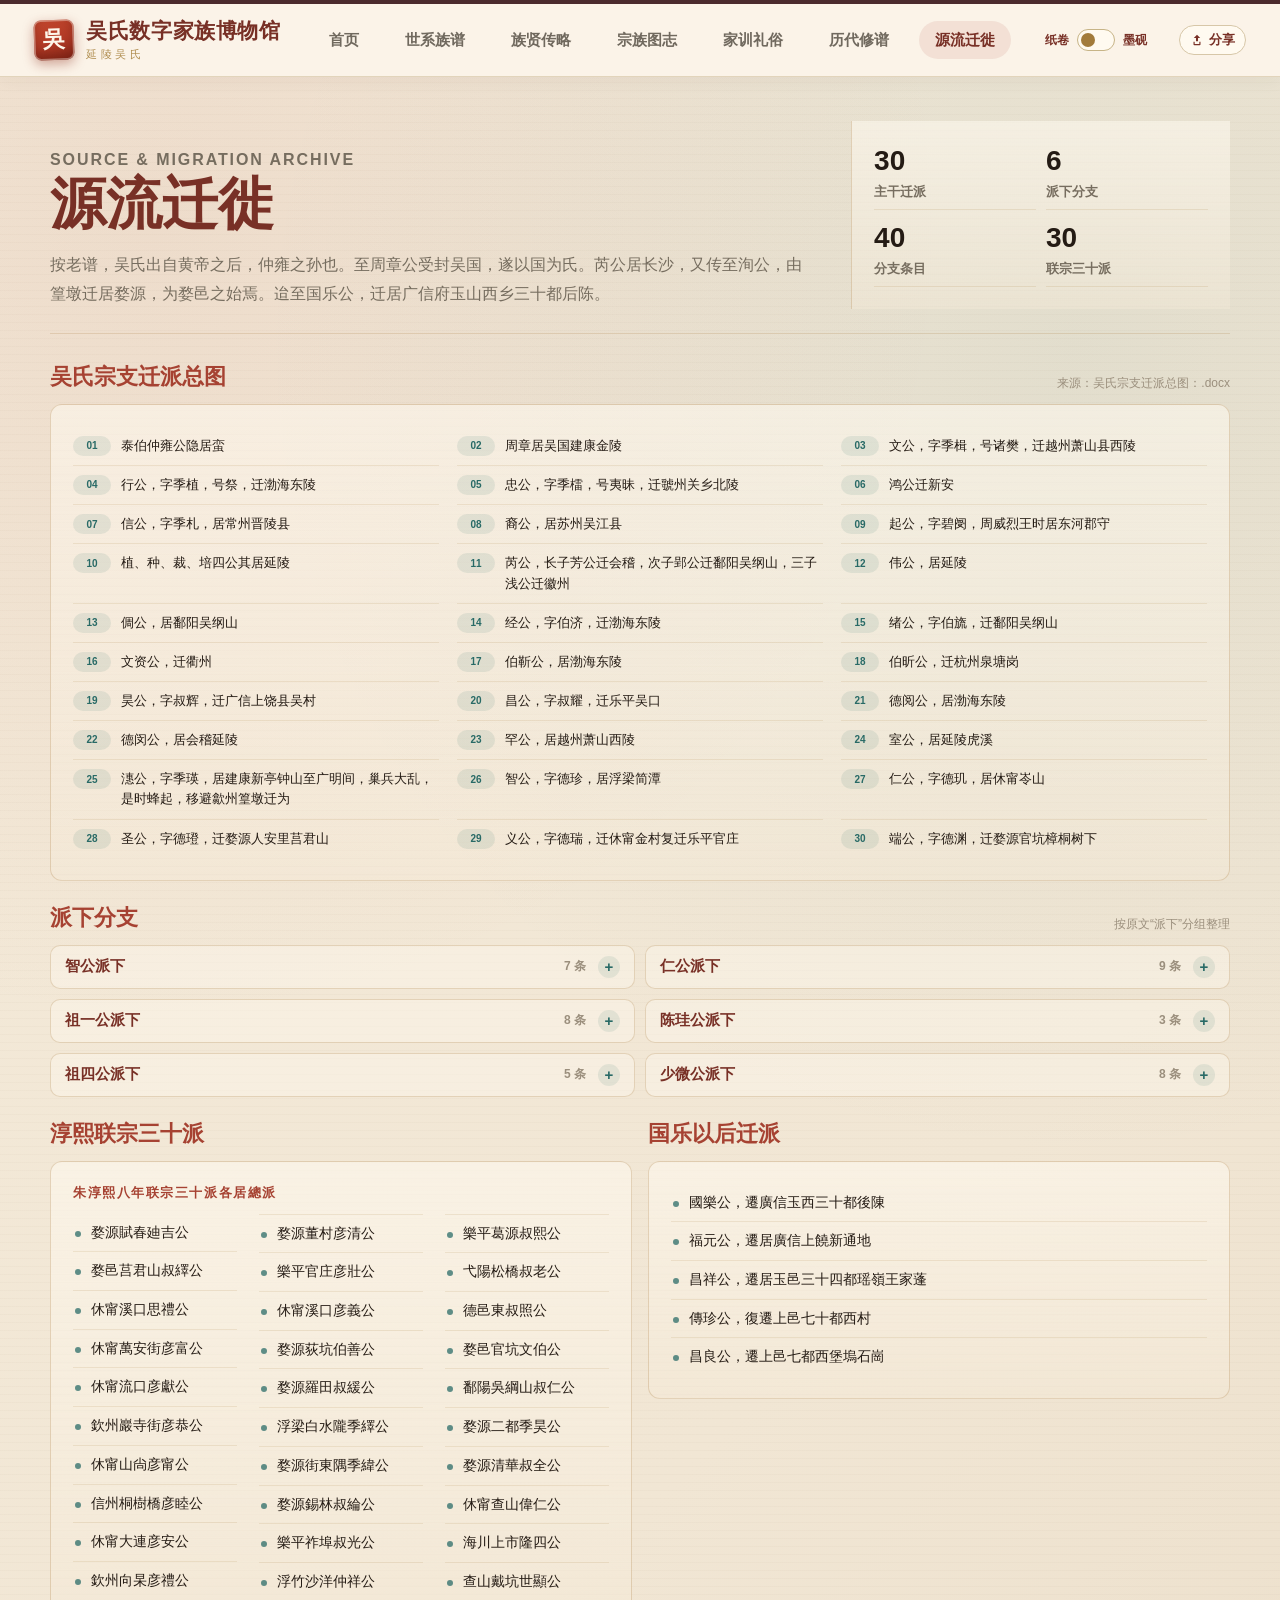
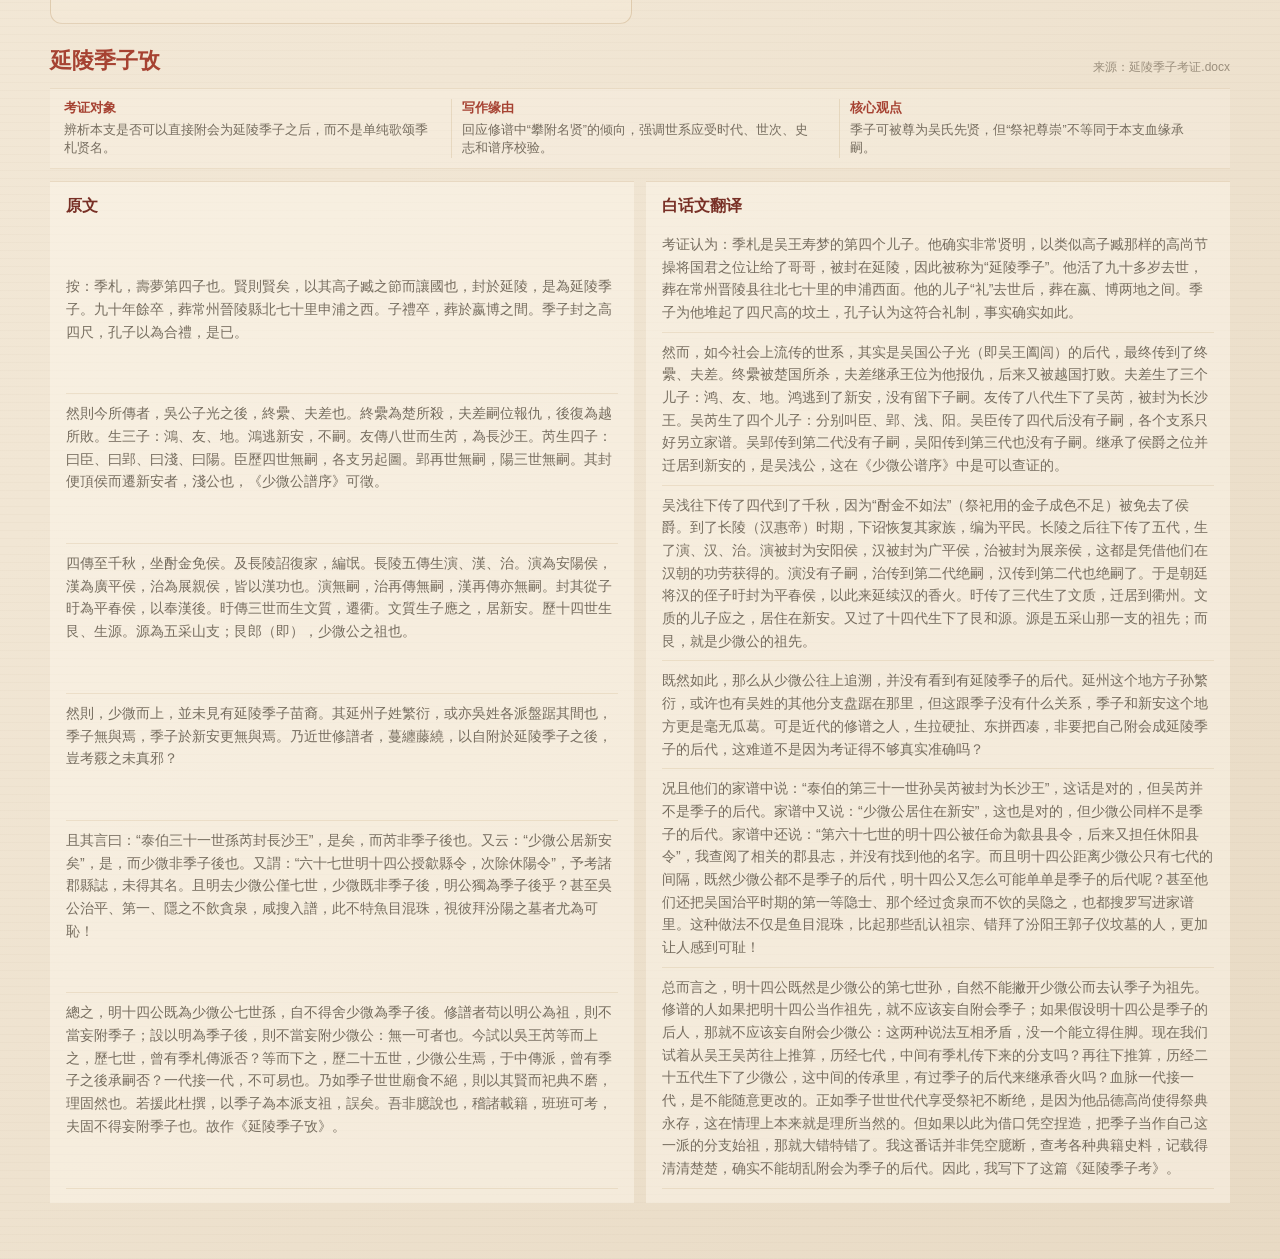
<file: source_migration.html>
<!doctype html>
<html lang="zh-CN">
<head>
  <meta charset="utf-8" />
  <meta name="viewport" content="width=device-width, initial-scale=1, viewport-fit=cover" />
  <title>源流迁徙｜延陵吴氏</title>
  <link rel="icon" href="assets/wu-genealogy-mark.svg?v=20260805" type="image/svg+xml" />
  <style>
    :root {
      --bg: #f1e6d4;
      --paper: #fbf6ea;
      --paper-strong: #fffaf0;
      --paper-warm: #f7ecda;
      --ink: #241b14;
      --muted: #766d5f;
      --muted-2: #9b8f7d;
      --line: #c8b891;
      --line-soft: #e4d7bd;
      --accent: #a64232;
      --accent-dark: #783026;
      --accent-2: #286a66;
      --copper: #b89461;
      --shadow: 0 18px 42px rgba(60, 44, 24, 0.14);
      --shadow-soft: 0 8px 24px rgba(60, 44, 24, 0.09);
      --radius: 12px;
    }
    * { box-sizing: border-box; }
    body {
      margin: 0;
      font-family: "Microsoft YaHei", "PingFang SC", "Hiragino Sans GB", "Noto Sans CJK SC", "Source Han Sans SC", Arial, sans-serif;
      color: var(--ink);
      background:
        radial-gradient(circle at 12% 8%, rgba(166, 66, 50, .08), transparent 28%),
        radial-gradient(circle at 84% 12%, rgba(40, 106, 102, .08), transparent 30%),
        repeating-linear-gradient(0deg, rgba(80, 59, 33, .025) 0 1px, transparent 1px 8px),
        linear-gradient(135deg, #f4ead9 0%, var(--bg) 52%, #e8dac4 100%);
      min-height: 100vh;
    }
    .site-header {
      position: sticky;
      top: 0;
      z-index: 10;
      border-top: 4px solid #4b2a2d;
      border-bottom: 1px solid rgba(209, 190, 156, .58);
      background: #fbf3e8;
      box-shadow: 0 6px 16px rgba(60, 44, 24, .035);
    }
    .site-header-inner {
      display: flex;
      align-items: center;
      gap: 32px;
      min-height: 72px;
      padding: 14px 34px 15px;
    }
    .site-brand {
      flex: 0 0 auto;
      color: var(--accent-dark);
      font-size: 24px;
      font-weight: 820;
      letter-spacing: .03em;
      white-space: nowrap;
    }
    .site-nav {
      display: flex;
      flex-wrap: wrap;
      gap: 14px;
      margin: 0;
      padding: 0;
    }
    .site-nav a,
    .site-nav button {
      appearance: none;
      position: relative;
      display: inline-flex;
      align-items: center;
      justify-content: center;
      min-height: 38px;
      padding: 9px 15px;
      border: 1px solid transparent;
      border-radius: 999px;
      background: transparent;
      color: rgba(88, 82, 71, .86);
      font: inherit;
      font-size: 15px;
      font-weight: 760;
      line-height: 1;
      text-decoration: none;
      white-space: nowrap;
      letter-spacing: 0;
      box-shadow: none;
      transition: color .18s ease, background .18s ease, border-color .18s ease;
    }
    .site-nav a:hover {
      border-color: transparent;
      background: rgba(166, 66, 50, .06);
      color: var(--accent-dark);
    }
    .site-nav a.active {
      border-color: transparent;
      background: rgba(166, 66, 50, .10);
      color: var(--accent-dark);
    }
    .site-nav button {
      cursor: default;
      opacity: .78;
    }
    main {
      width: min(1180px, calc(100% - 40px));
      margin: 0 auto;
      padding: 34px 0 56px;
    }
    .hero {
      display: grid;
      grid-template-columns: minmax(0, 1.55fr) minmax(260px, .75fr);
      gap: 18px;
      align-items: end;
      margin-bottom: 28px;
      padding: 10px 0 24px;
      border-bottom: 1px solid rgba(184, 148, 97, .28);
    }
    .hero-card,
    .panel {
      border: 1px solid rgba(184, 148, 97, .34);
      border-radius: var(--radius);
      background:
        linear-gradient(180deg, rgba(255, 253, 247, .92), rgba(247, 236, 218, .78)),
        repeating-linear-gradient(90deg, rgba(116, 88, 48, .025) 0 1px, transparent 1px 7px),
        var(--paper-strong);
      box-shadow: var(--shadow-soft);
    }
    .hero-card {
      padding: 0;
      border: 0;
      border-radius: 0;
      background: transparent;
      box-shadow: none;
      position: relative;
      overflow: hidden;
    }
    .hero-card::after {
      content: none;
      position: absolute;
      right: 28px;
      bottom: 24px;
      width: 110px;
      height: 110px;
      border: 1px solid rgba(166, 66, 50, .22);
      border-radius: 999px;
      opacity: .45;
    }
    .eyebrow {
      margin: 0 0 12px;
      color: var(--accent);
      font-size: 13px;
      font-weight: 780;
      letter-spacing: .12em;
    }
    h1 {
      margin: 0;
      color: var(--accent-dark);
      font-size: clamp(32px, 5vw, 56px);
      line-height: 1.05;
      letter-spacing: 0;
    }
    .hero-card p {
      max-width: 760px;
      margin: 18px 0 0;
      color: var(--muted);
      font-size: 16px;
      line-height: 1.8;
    }
    .stats {
      display: grid;
      grid-template-columns: repeat(2, minmax(0, 1fr));
      gap: 10px;
      padding: 0 0 0 22px;
      border: 0;
      border-left: 1px solid rgba(184, 148, 97, .34);
      border-radius: 0;
      background: transparent;
      box-shadow: none;
    }
    .stat {
      min-height: 62px;
      padding: 4px 10px 8px 0;
      border: 0;
      border-bottom: 1px solid rgba(184, 148, 97, .2);
      border-radius: 0;
      background: transparent;
    }
    .stat strong {
      display: block;
      font-size: 28px;
      line-height: 1;
      color: var(--ink);
    }
    .stat span {
      display: block;
      margin-top: 8px;
      color: var(--muted);
      font-size: 13px;
      font-weight: 680;
    }
    .section {
      margin-top: 22px;
    }
    .section-header {
      display: flex;
      align-items: end;
      justify-content: space-between;
      gap: 16px;
      margin: 0 0 12px;
    }
    h2 {
      margin: 0;
      color: var(--accent);
      font-size: 22px;
      letter-spacing: 0;
    }
    .source-note {
      color: var(--muted-2);
      font-size: 12px;
      white-space: nowrap;
    }
    .panel {
      padding: 22px;
      background:
        linear-gradient(180deg, rgba(255, 250, 240, .56), rgba(247, 236, 218, .34));
      box-shadow: none;
    }
    .route-list {
      display: grid;
      grid-template-columns: repeat(3, minmax(0, 1fr));
      gap: 0 18px;
      margin: 0;
      padding: 0;
      list-style: none;
    }
    .route-entry {
      display: grid;
      grid-template-columns: 38px minmax(0, 1fr);
      align-items: start;
      gap: 10px;
      min-height: 0;
      padding: 9px 0;
      border-top: 1px solid rgba(184, 148, 97, .18);
      color: var(--ink);
      font-size: 13px;
      line-height: 1.55;
      break-inside: avoid;
    }
    .route-entry::before {
      display: none;
    }
    .route-entry:nth-child(-n+3) {
      border-top: 0;
    }
    .route-index {
      display: inline-flex;
      align-items: center;
      justify-content: center;
      min-width: 34px;
      height: 20px;
      border-radius: 999px;
      background: rgba(40, 106, 102, .1);
      color: var(--accent-2);
      font-size: 10px;
      font-weight: 800;
      font-family: inherit;
    }
    .article p {
      margin: 0;
      color: var(--ink);
      font-size: 14px;
      line-height: 1.72;
    }
    .branch-grid {
      display: grid;
      grid-template-columns: repeat(2, minmax(0, 1fr));
      gap: 10px;
    }
    .branch-card {
      padding: 0;
      border: 1px solid rgba(184, 148, 97, .32);
      border-radius: 10px;
      background: rgba(255, 250, 240, .4);
      overflow: hidden;
    }
    .branch-card summary {
      display: flex;
      align-items: center;
      justify-content: space-between;
      gap: 12px;
      min-height: 42px;
      padding: 10px 14px;
      color: var(--accent-dark);
      font-size: 15px;
      font-weight: 760;
      cursor: pointer;
      list-style: none;
    }
    .branch-card summary::-webkit-details-marker {
      display: none;
    }
    .branch-card summary::after {
      content: "+";
      display: grid;
      place-items: center;
      width: 22px;
      height: 22px;
      flex: 0 0 auto;
      border-radius: 999px;
      background: rgba(40, 106, 102, .1);
      color: var(--accent-2);
      font-weight: 820;
    }
    .branch-card[open] summary::after {
      content: "-";
    }
    .branch-card summary em {
      margin-left: auto;
      color: var(--muted-2);
      font-size: 12px;
      font-style: normal;
      font-weight: 680;
      white-space: nowrap;
    }
    .branch-card ul {
      padding: 0 14px 10px;
    }
    h3 {
      margin: 0 0 12px;
      color: var(--accent-dark);
      font-size: 17px;
    }
    ul {
      margin: 0;
      padding: 0;
      list-style: none;
    }
    li {
      position: relative;
      padding: 8px 0 8px 18px;
      border-top: 1px solid rgba(184, 148, 97, .18);
      color: var(--ink);
      font-size: 14px;
      line-height: 1.55;
    }
    li:first-child {
      border-top: 0;
    }
    li::before {
      content: "";
      position: absolute;
      left: 2px;
      top: 17px;
      width: 6px;
      height: 6px;
      border-radius: 999px;
      background: var(--accent-2);
      opacity: .74;
    }
    .compact-list {
      columns: 3;
      column-gap: 22px;
    }
    .compact-list li {
      break-inside: avoid;
    }
    .article {
      display: grid;
      gap: 10px;
    }
    .article p {
      padding: 0 0 10px;
      border-bottom: 1px solid rgba(184, 148, 97, .18);
      color: var(--muted);
      font-size: 15px;
      line-height: 1.7;
    }
    .article p:first-child {
      color: var(--ink);
      font-weight: 680;
    }
    .two-column {
      display: grid;
      grid-template-columns: repeat(2, minmax(0, 1fr));
      gap: 16px;
    }
    .sub-panel {
      padding: 18px;
      border: 0;
      border-top: 1px solid rgba(184, 148, 97, .24);
      border-radius: 0;
      background: transparent;
    }
    .sub-panel h3 {
      margin-bottom: 12px;
    }
    .jizi-columns {
      gap: 12px;
    }
    .jizi-columns .sub-panel {
      padding: 14px 16px;
      background: rgba(255, 250, 240, .42);
      box-shadow: none;
    }
    .jizi-columns .sub-panel h3 {
      margin-bottom: 8px;
      font-size: 16px;
    }
    .jizi-columns .article {
      gap: 8px;
    }
    .jizi-columns .article p {
      padding-bottom: 8px;
      font-size: 14px;
      line-height: 1.62;
    }
    .reading-guide {
      display: grid;
      grid-template-columns: repeat(3, minmax(0, 1fr));
      gap: 10px;
      margin-bottom: 12px;
      padding: 10px 12px;
      border-top: 1px solid rgba(184, 148, 97, .18);
      border-bottom: 1px solid rgba(184, 148, 97, .16);
      background: rgba(255, 250, 240, .24);
    }
    .guide-card {
      min-height: 0;
      padding: 0 10px;
      border-left: 1px solid rgba(184, 148, 97, .22);
    }
    .guide-card:first-child {
      border-left: 0;
      padding-left: 2px;
    }
    .guide-card h3 {
      margin: 0 0 4px;
      color: var(--accent);
      font-size: 13px;
    }
    .guide-card p {
      margin: 0;
      color: var(--muted);
      font-size: 12.5px;
      line-height: 1.5;
    }
    @media (max-width: 980px) {
      .hero,
      .two-column {
        grid-template-columns: 1fr;
      }
      .stats {
        grid-template-columns: repeat(4, minmax(0, 1fr));
        padding: 12px 0 0;
        border-left: 0;
        border-top: 1px solid rgba(184, 148, 97, .24);
      }
      .route-list {
        grid-template-columns: repeat(2, minmax(0, 1fr));
      }
      .route-entry:nth-child(-n+3) {
        border-top: 1px solid rgba(184, 148, 97, .18);
      }
      .route-entry:nth-child(-n+2) {
        border-top: 0;
      }
      .branch-grid {
        grid-template-columns: 1fr;
      }
      .reading-guide {
        grid-template-columns: 1fr;
      }
    }
    @media (max-width: 760px) {
      .site-header-inner {
        display: block;
        min-height: 0;
        padding: 9px 12px 10px;
      }
      .site-brand {
        display: block;
        margin: 0 0 8px;
        font-size: 15px;
      }
      .site-nav {
        flex-wrap: nowrap;
        gap: 7px;
        overflow-x: auto;
        -webkit-overflow-scrolling: touch;
      }
      .site-nav a,
      .site-nav button {
        flex: 0 0 auto;
        min-height: 30px;
        padding: 6px 10px;
        font-size: 12px;
      }
      .site-nav::-webkit-scrollbar {
        display: none;
      }
      main {
        width: min(100% - 24px, 1180px);
        padding: 18px 0 34px;
      }
      .panel {
        padding: 16px;
      }
      .hero-card {
        padding: 0 0 18px;
      }
      .stats {
        grid-template-columns: repeat(2, minmax(0, 1fr));
      }
      .route-list {
        grid-template-columns: 1fr;
      }
      .route-entry:nth-child(-n+2) {
        border-top: 1px solid rgba(184, 148, 97, .18);
      }
      .route-entry:first-child {
        border-top: 0;
      }
      .compact-list {
        columns: 1;
      }
      .section-header {
        display: block;
      }
      .source-note {
        display: block;
        margin-top: 6px;
        white-space: normal;
      }
    }
  </style>
  <link rel="stylesheet" href="assets/mobile-nav.css?v=20260929-mobile-audit" />
  <link rel="stylesheet" href="assets/paper-brand.css?v=20260929-mobile-audit" />
  <script defer src="assets/site-tools.js?v=20261004-events"></script>
  <script defer src="assets/skin-switcher.js?v=20260929-mobile-audit"></script>
</head>
<body>

  <header class="site-header">
    <div class="site-header-inner">
      <a class="site-brand paper-brand" href="./home.html" aria-label="吴氏数字家族博物馆首页"><span class="paper-brand-seal" aria-hidden="true">吳</span><span class="paper-brand-copy"><strong>吴氏数字家族博物馆</strong><small>延陵吴氏</small></span></a>
      <nav class="site-nav" aria-label="站点一级目录">
        <a class="nav-link" href="./home.html">首页</a><a class="nav-link" href="./index.html?view=tree">世系族谱</a><a class="nav-link" href="./biographies.html">族贤传略</a><a class="nav-link" href="./image_archive.html">宗族图志</a><a class="nav-link" href="./family_customs.html">家训礼俗</a><a class="nav-link" href="./revisions.html">历代修谱</a><a class="nav-link active" href="./source_migration.html" aria-current="page">源流迁徙</a>
      </nav>
    </div>
  </header>
  <main>
    <section class="hero">
      <div class="hero-card">
        <p class="eyebrow">SOURCE & MIGRATION ARCHIVE</p>
        <h1>源流迁徙</h1>
        <p>按老谱，吴氏出自黄帝之后，仲雍之孙也。至周章公受封吴国，遂以国为氏。芮公居长沙，又传至洵公，由篁墩迁居婺源，为婺邑之始焉。迨至国乐公，迁居广信府玉山西乡三十都后陈。</p>
      </div>
      <div class="stats panel">
        <div class="stat"><strong>30</strong><span>主干迁派</span></div>
<div class="stat"><strong>6</strong><span>派下分支</span></div>
<div class="stat"><strong>40</strong><span>分支条目</span></div>
<div class="stat"><strong>30</strong><span>联宗三十派</span></div>
      </div>
    </section>

    <section class="section">
      <div class="section-header">
        <h2>吴氏宗支迁派总图</h2>
        <span class="source-note">来源：吴氏宗支迁派总图：.docx</span>
      </div>
      <div class="panel">
        <ol class="route-list">
          
          <li class="route-entry">
            <span class="route-index">01</span>
            <span>泰伯仲雍公隐居蛮</span>
          </li>

          <li class="route-entry">
            <span class="route-index">02</span>
            <span>周章居吴国建康金陵</span>
          </li>

          <li class="route-entry">
            <span class="route-index">03</span>
            <span>文公，字季楫，号诸樊，迁越州萧山县西陵</span>
          </li>

          <li class="route-entry">
            <span class="route-index">04</span>
            <span>行公，字季植，号祭，迁渤海东陵</span>
          </li>

          <li class="route-entry">
            <span class="route-index">05</span>
            <span>忠公，字季檑，号夷昧，迁虢州关乡北陵</span>
          </li>

          <li class="route-entry">
            <span class="route-index">06</span>
            <span>鸿公迁新安</span>
          </li>

          <li class="route-entry">
            <span class="route-index">07</span>
            <span>信公，字季札，居常州晋陵县</span>
          </li>

          <li class="route-entry">
            <span class="route-index">08</span>
            <span>裔公，居苏州吴江县</span>
          </li>

          <li class="route-entry">
            <span class="route-index">09</span>
            <span>起公，字碧阌，周威烈王时居东河郡守</span>
          </li>

          <li class="route-entry">
            <span class="route-index">10</span>
            <span>植、种、裁、培四公其居延陵</span>
          </li>

          <li class="route-entry">
            <span class="route-index">11</span>
            <span>芮公，长子芳公迁会稽，次子郢公迁鄱阳吴纲山，三子浅公迁徽州</span>
          </li>

          <li class="route-entry">
            <span class="route-index">12</span>
            <span>伟公，居延陵</span>
          </li>

          <li class="route-entry">
            <span class="route-index">13</span>
            <span>倜公，居鄱阳吴纲山</span>
          </li>

          <li class="route-entry">
            <span class="route-index">14</span>
            <span>经公，字伯济，迁渤海东陵</span>
          </li>

          <li class="route-entry">
            <span class="route-index">15</span>
            <span>绪公，字伯旒，迁鄱阳吴纲山</span>
          </li>

          <li class="route-entry">
            <span class="route-index">16</span>
            <span>文资公，迁衢州</span>
          </li>

          <li class="route-entry">
            <span class="route-index">17</span>
            <span>伯靳公，居渤海东陵</span>
          </li>

          <li class="route-entry">
            <span class="route-index">18</span>
            <span>伯昕公，迁杭州泉塘岗</span>
          </li>

          <li class="route-entry">
            <span class="route-index">19</span>
            <span>昊公，字叔辉，迁广信上饶县吴村</span>
          </li>

          <li class="route-entry">
            <span class="route-index">20</span>
            <span>昌公，字叔耀，迁乐平吴口</span>
          </li>

          <li class="route-entry">
            <span class="route-index">21</span>
            <span>德阅公，居渤海东陵</span>
          </li>

          <li class="route-entry">
            <span class="route-index">22</span>
            <span>德闵公，居会稽延陵</span>
          </li>

          <li class="route-entry">
            <span class="route-index">23</span>
            <span>罕公，居越州萧山西陵</span>
          </li>

          <li class="route-entry">
            <span class="route-index">24</span>
            <span>室公，居延陵虎溪</span>
          </li>

          <li class="route-entry">
            <span class="route-index">25</span>
            <span>潓公，字季瑛，居建康新亭钟山至广明间，巢兵大乱，是时蜂起，移避歙州篁墩迁为</span>
          </li>

          <li class="route-entry">
            <span class="route-index">26</span>
            <span>智公，字德珍，居浮梁简潭</span>
          </li>

          <li class="route-entry">
            <span class="route-index">27</span>
            <span>仁公，字德玑，居休甯岺山</span>
          </li>

          <li class="route-entry">
            <span class="route-index">28</span>
            <span>圣公，字德璒，迁婺源人安里莒君山</span>
          </li>

          <li class="route-entry">
            <span class="route-index">29</span>
            <span>义公，字德瑞，迁休甯金村复迁乐平官庄</span>
          </li>

          <li class="route-entry">
            <span class="route-index">30</span>
            <span>端公，字德渊，迁婺源官坑樟桐树下</span>
          </li>
        </ol>
      </div>
    </section>

    <section class="section">
      <div class="section-header">
        <h2>派下分支</h2>
        <span class="source-note">按原文“派下”分组整理</span>
      </div>
      <div class="branch-grid">
        
          <details class="branch-card">
            <summary>
              <span>智公派下</span>
              <em>7 条</em>
            </summary>
            <ul><li>道公，字季经，迁乐平吴坂</li>
<li>德公，字季绍，迁乐平塘坞</li>
<li>仁公，字季纬，迁乐平</li>
<li>礼公，字季绎，居浮梁白水陇</li>
<li>英公，字季逞，迁乐平官庄</li>
<li>葩公，字季炳，迁乐平吴口</li>
<li>萌公，字季旻，迁乐平鏊石</li></ul>
          </details>

          <details class="branch-card">
            <summary>
              <span>仁公派下</span>
              <em>9 条</em>
            </summary>
            <ul><li>挺公，字彦义，迁休甯岺溪口</li>
<li>兴公，字伟甯，居岺山</li>
<li>荣公，字伟安，迁信州复迁德兴</li>
<li>茂公，字伟富，迁开化吴坡</li>
<li>欺公，字伟道，居溪口</li>
<li>欺公，字伟德，迁婺源锡林里松梅湾</li>
<li>欣公，字伟仁，迁查山湖祥源</li>
<li>钦公，字伟智，迁乐平云田</li>
<li>娃公，字世显，迁休甯查山湖祥源</li></ul>
          </details>

          <details class="branch-card">
            <summary>
              <span>祖一公派下</span>
              <em>8 条</em>
            </summary>
            <ul><li>陈福公，字仲祥，迁沙洋</li>
<li>子寿公，迁银洪井坞</li>
<li>泰三公，迁墩溪</li>
<li>克其公，迁德兴</li>
<li>克彦公，迁德兴深溪</li>
<li>仁清公，迁德邑</li>
<li>正泰公，迁德邑环溪</li>
<li>林公迁，本邑岺西</li></ul>
          </details>

          <details class="branch-card">
            <summary>
              <span>陈珪公派下</span>
              <em>3 条</em>
            </summary>
            <ul><li>良保公，迁婺源四十六都巴塘下坞施冲居焉</li>
<li>佛童公，迁婺邑山棘岭背</li>
<li>思通公 山棘岭背</li></ul>
          </details>

          <details class="branch-card">
            <summary>
              <span>祖四公派下</span>
              <em>5 条</em>
            </summary>
            <ul><li>永成公，字日名，迁居婺邑十九都汪坑槎上，其 弟兴隆共居焉</li>
<li>思圣公，迁德兴七都西源</li>
<li>廷贵公，复迁六都铜川张家坂</li>
<li>思财公，由德邑七都复迁信州兴安县陈邬</li>
<li>佛生公，迁婺源折岭脚土名东坑焉居</li></ul>
          </details>

          <details class="branch-card">
            <summary>
              <span>少微公派下</span>
              <em>8 条</em>
            </summary>
            <ul><li>择仁公，迁婺邑吴田</li>
<li>元召公由吴田迁德邑十七都上田郑家园</li>
<li>择民公，迁信州上饶县</li>
<li>桂公，由莒君山居蕉源</li>
<li>天爵公，由樵源迁十五都蜜川裡田坞</li>
<li>大明公，迁乐平大東關</li>
<li>紹祖公，迁德興新營</li>
<li>瀚公，迁盤田</li></ul>
          </details>
      </div>
    </section>

    <section class="section two-column">
      <div>
        <div class="section-header">
          <h2>淳熙联宗三十派</h2>
        </div>
        <div class="panel">
          <p class="eyebrow">朱淳熙八年联宗三十派各居總派</p>
          <ul class="compact-list">
            <li>婺源賦春廸吉公</li>
<li>婺邑莒君山叔繹公</li>
<li>休甯溪口思禮公</li>
<li>休甯萬安街彦富公</li>
<li>休甯流口彦獻公</li>
<li>欽州巖寺街彦恭公</li>
<li>休甯山尙彦甯公</li>
<li>信州桐樹橋彦睦公</li>
<li>休甯大連彦安公</li>
<li>欽州向杲彦禮公</li>
<li>婺源董村彦清公</li>
<li>樂平官庄彦壯公</li>
<li>休甯溪口彦義公</li>
<li>婺源荻坑伯善公</li>
<li>婺源羅田叔緩公</li>
<li>浮梁白水隴季繹公</li>
<li>婺源街東隅季緯公</li>
<li>婺源錫林叔綸公</li>
<li>樂平祚埠叔光公</li>
<li>浮竹沙洋仲祥公</li>
<li>樂平葛源叔熙公</li>
<li>弋陽松橋叔老公</li>
<li>德邑東叔照公</li>
<li>婺邑官坑文伯公</li>
<li>鄱陽吳綱山叔仁公</li>
<li>婺源二都季昊公</li>
<li>婺源清華叔全公</li>
<li>休甯查山偉仁公</li>
<li>海川上市隆四公</li>
<li>查山戴坑世顯公</li>
          </ul>
        </div>
      </div>
      <div>
        <div class="section-header">
          <h2>国乐以后迁派</h2>
        </div>
        <div class="panel">
          <ul>
            <li>國樂公，遷廣信玉西三十都後陳</li>
<li>福元公，遷居廣信上饒新通地</li>
<li>昌祥公，遷居玉邑三十四都瑶嶺王家蓬</li>
<li>傳珍公，復遷上邑七十都西村</li>
<li>昌良公，遷上邑七都西堡塢石崗</li>
          </ul>
        </div>
      </div>
    </section>

    <section class="section">
      <div class="section-header">
        <h2>延陵季子攷</h2>
        <span class="source-note">来源：延陵季子考证.docx</span>
      </div>
      <div class="reading-guide" aria-label="延陵季子考证导读">
        
          <article class="guide-card">
            <h3>考证对象</h3>
            <p>辨析本支是否可以直接附会为延陵季子之后，而不是单纯歌颂季札贤名。</p>
          </article>

          <article class="guide-card">
            <h3>写作缘由</h3>
            <p>回应修谱中“攀附名贤”的倾向，强调世系应受时代、世次、史志和谱序校验。</p>
          </article>

          <article class="guide-card">
            <h3>核心观点</h3>
            <p>季子可被尊为吴氏先贤，但“祭祀尊崇”不等同于本支血缘承嗣。</p>
          </article>
      </div>
      <div class="two-column jizi-columns">
        <article class="sub-panel article">
          <h3>原文</h3>
          <p>按：季札，壽夢第四子也。賢則賢矣，以其高子臧之節而讓國也，封於延陵，是為延陵季子。九十年餘卒，葬常州晉陵縣北七十里申浦之西。子禮卒，葬於嬴博之間。季子封之高四尺，孔子以為合禮，是已。</p>
<p>然則今所傳者，吳公子光之後，終纍、夫差也。終纍為楚所殺，夫差嗣位報仇，後復為越所敗。生三子：鴻、友、地。鴻逃新安，不嗣。友傳八世而生芮，為長沙王。芮生四子：曰臣、曰郢、曰淺、曰陽。臣歷四世無嗣，各支另起圖。郢再世無嗣，陽三世無嗣。其封便頂侯而遷新安者，淺公也，《少微公譜序》可徵。</p>
<p>四傳至千秋，坐酎金免侯。及長陵詔復家，編氓。長陵五傳生演、漢、治。演為安陽侯，漢為廣平侯，治為展親侯，皆以漢功也。演無嗣，治再傳無嗣，漢再傳亦無嗣。封其從子旴為平春侯，以奉漢後。旴傳三世而生文質，遷衢。文質生子應之，居新安。歷十四世生艮、生源。源為五采山支；艮郎（即），少微公之祖也。</p>
<p>然則，少微而上，並未見有延陵季子苗裔。其延州子姓繁衍，或亦吳姓各派盤踞其間也，季子無與焉，季子於新安更無與焉。乃近世修譜者，蔓纏藤繞，以自附於延陵季子之後，豈考覈之未真邪？</p>
<p>且其言曰：“泰伯三十一世孫芮封長沙王”，是矣，而芮非季子後也。又云：“少微公居新安矣”，是，而少微非季子後也。又謂：“六十七世明十四公授歙縣令，次除休陽令”，予考諸郡縣誌，未得其名。且明去少微公僅七世，少微既非季子後，明公獨為季子後乎？甚至吳公治平、第一、隱之不飲貪泉，咸搜入譜，此不特魚目混珠，視彼拜汾陽之墓者尤為可恥！</p>
<p>總之，明十四公既為少微公七世孫，自不得舍少微為季子後。修譜者苟以明公為祖，則不當妄附季子；設以明為季子後，則不當妄附少微公：無一可者也。今試以吳王芮等而上之，歷七世，曾有季札傳派否？等而下之，歷二十五世，少微公生焉，于中傳派，曾有季子之後承嗣否？一代接一代，不可易也。乃如季子世世廟食不絕，則以其賢而祀典不磨，理固然也。若援此杜撰，以季子為本派支祖，誤矣。吾非臆說也，稽諸載籍，班班可考，夫固不得妄附季子也。故作《延陵季子攷》。</p>
        </article>
        <article class="sub-panel article">
          <h3>白话文翻译</h3>
          <p>考证认为：季札是吴王寿梦的第四个儿子。他确实非常贤明，以类似高子臧那样的高尚节操将国君之位让给了哥哥，被封在延陵，因此被称为“延陵季子”。他活了九十多岁去世，葬在常州晋陵县往北七十里的申浦西面。他的儿子“礼”去世后，葬在嬴、博两地之间。季子为他堆起了四尺高的坟土，孔子认为这符合礼制，事实确实如此。</p>
<p>然而，如今社会上流传的世系，其实是吴国公子光（即吴王阖闾）的后代，最终传到了终纍、夫差。终纍被楚国所杀，夫差继承王位为他报仇，后来又被越国打败。夫差生了三个儿子：鸿、友、地。鸿逃到了新安，没有留下子嗣。友传了八代生下了吴芮，被封为长沙王。吴芮生了四个儿子：分别叫臣、郢、浅、阳。吴臣传了四代后没有子嗣，各个支系只好另立家谱。吴郢传到第二代没有子嗣，吴阳传到第三代也没有子嗣。继承了侯爵之位并迁居到新安的，是吴浅公，这在《少微公谱序》中是可以查证的。</p>
<p>吴浅往下传了四代到了千秋，因为“酎金不如法”（祭祀用的金子成色不足）被免去了侯爵。到了长陵（汉惠帝）时期，下诏恢复其家族，编为平民。长陵之后往下传了五代，生了演、汉、治。演被封为安阳侯，汉被封为广平侯，治被封为展亲侯，这都是凭借他们在汉朝的功劳获得的。演没有子嗣，治传到第二代绝嗣，汉传到第二代也绝嗣了。于是朝廷将汉的侄子旴封为平春侯，以此来延续汉的香火。旴传了三代生了文质，迁居到衢州。文质的儿子应之，居住在新安。又过了十四代生下了艮和源。源是五采山那一支的祖先；而艮，就是少微公的祖先。</p>
<p>既然如此，那么从少微公往上追溯，并没有看到有延陵季子的后代。延州这个地方子孙繁衍，或许也有吴姓的其他分支盘踞在那里，但这跟季子没有什么关系，季子和新安这个地方更是毫无瓜葛。可是近代的修谱之人，生拉硬扯、东拼西凑，非要把自己附会成延陵季子的后代，这难道不是因为考证得不够真实准确吗？</p>
<p>况且他们的家谱中说：“泰伯的第三十一世孙吴芮被封为长沙王”，这话是对的，但吴芮并不是季子的后代。家谱中又说：“少微公居住在新安”，这也是对的，但少微公同样不是季子的后代。家谱中还说：“第六十七世的明十四公被任命为歙县县令，后来又担任休阳县令”，我查阅了相关的郡县志，并没有找到他的名字。而且明十四公距离少微公只有七代的间隔，既然少微公都不是季子的后代，明十四公又怎么可能单单是季子的后代呢？甚至他们还把吴国治平时期的第一等隐士、那个经过贪泉而不饮的吴隐之，也都搜罗写进家谱里。这种做法不仅是鱼目混珠，比起那些乱认祖宗、错拜了汾阳王郭子仪坟墓的人，更加让人感到可耻！</p>
<p>总而言之，明十四公既然是少微公的第七世孙，自然不能撇开少微公而去认季子为祖先。修谱的人如果把明十四公当作祖先，就不应该妄自附会季子；如果假设明十四公是季子的后人，那就不应该妄自附会少微公：这两种说法互相矛盾，没一个能立得住脚。现在我们试着从吴王吴芮往上推算，历经七代，中间有季札传下来的分支吗？再往下推算，历经二十五代生下了少微公，这中间的传承里，有过季子的后代来继承香火吗？血脉一代接一代，是不能随意更改的。正如季子世世代代享受祭祀不断绝，是因为他品德高尚使得祭典永存，这在情理上本来就是理所当然的。但如果以此为借口凭空捏造，把季子当作自己这一派的分支始祖，那就大错特错了。我这番话并非凭空臆断，查考各种典籍史料，记载得清清楚楚，确实不能胡乱附会为季子的后代。因此，我写下了这篇《延陵季子考》。</p>
        </article>
      </div>
    </section>
  </main>
</body>
</html>
</file>
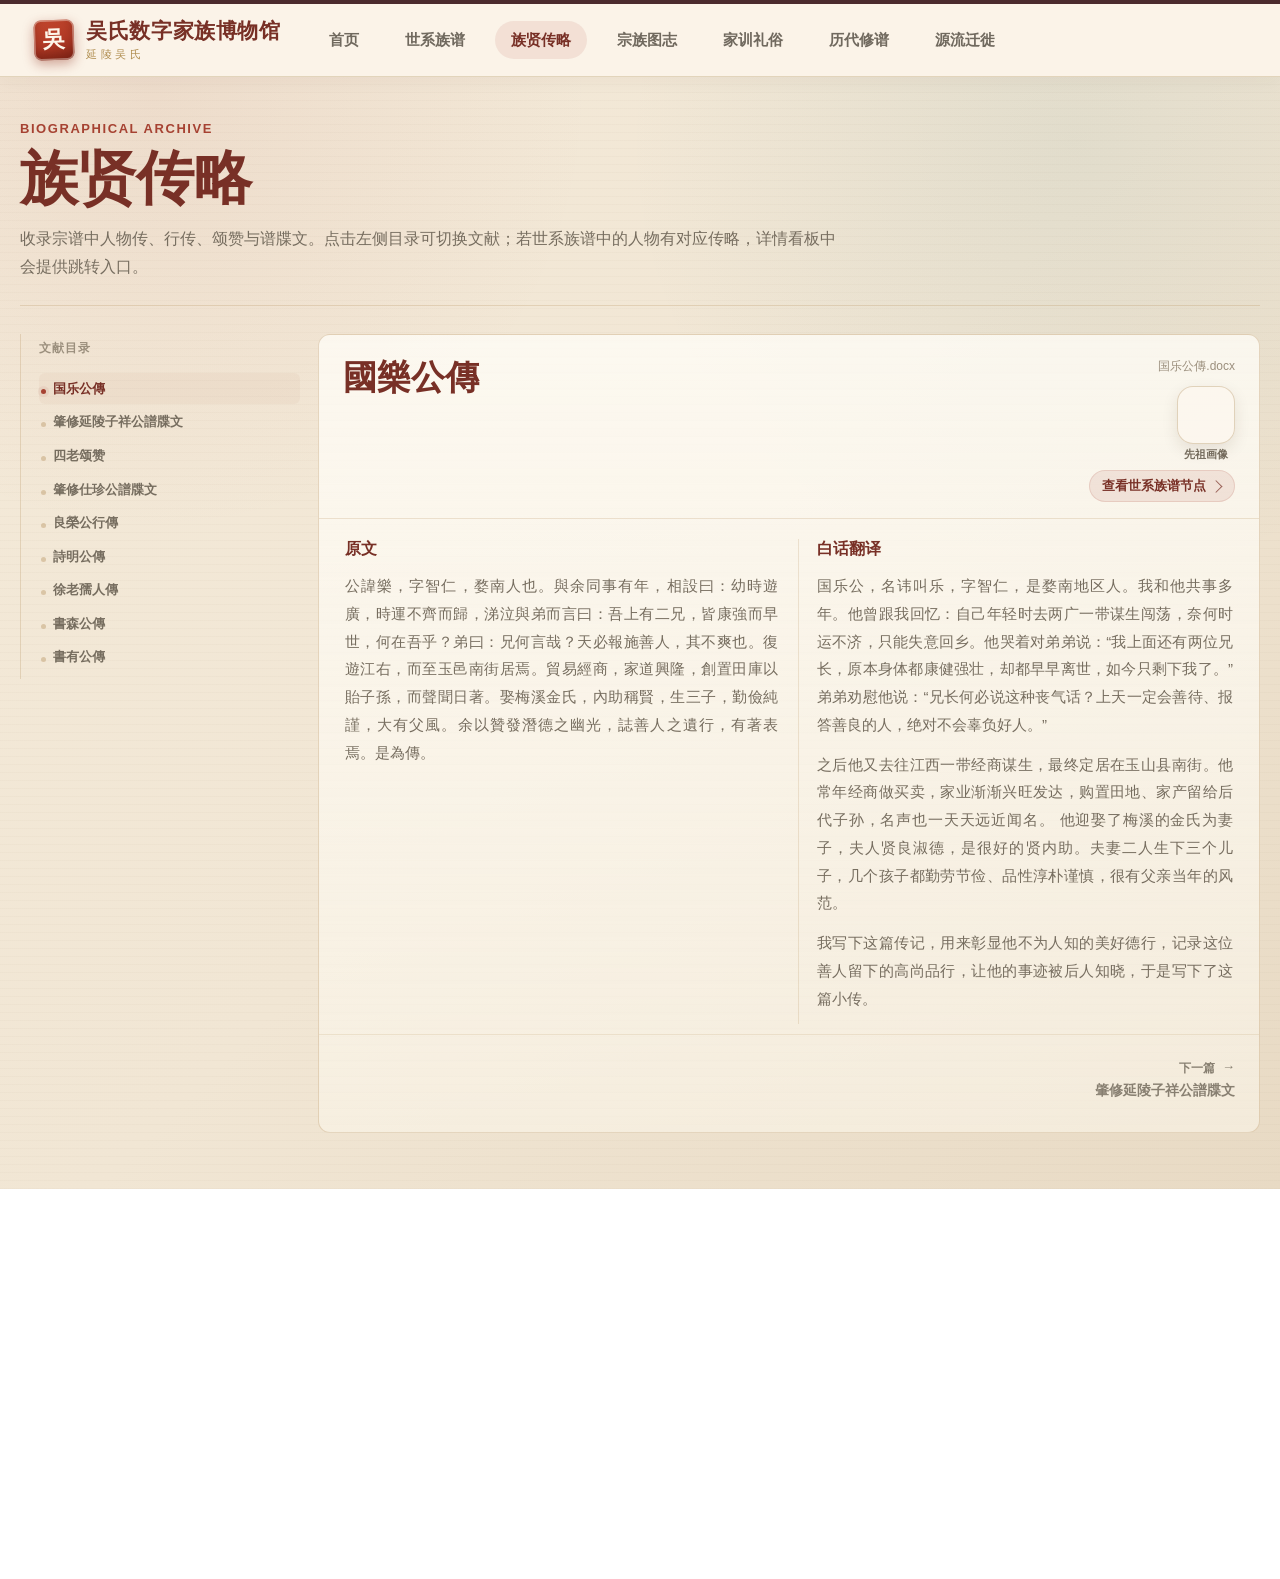
<file: ink-archive/biographies.html>
<!doctype html>
<html lang="zh-CN">
<head>
  <base href="../" />
  <link rel="icon" href="assets/wu-genealogy-mark.svg?v=20260805" type="image/svg+xml" />
  <meta charset="utf-8" />
  <meta name="viewport" content="width=device-width, initial-scale=1, viewport-fit=cover" />
  <title>族贤传略｜延陵吴氏</title>
  <meta name="description" content="延陵吴氏婺源支族贤传略：宗谱人物传、行传、颂赞与谱牒文数字化阅读。" />
  <link rel="preconnect" href="https://fonts.googleapis.com" />
  <link rel="preconnect" href="https://fonts.gstatic.com" crossorigin />
  <link href="https://fonts.googleapis.com/css2?family=Noto+Serif+SC:wght@500;600;700;800;900&family=Noto+Sans+SC:wght@400;500;700&display=swap" rel="stylesheet" />
  <style>
    :root {
      --bg: #f1e6d4;
      --paper: #fbf6ea;
      --paper-strong: #fffaf0;
      --ink: #241b14;
      --muted: #766d5f;
      --muted-2: #9b8f7d;
      --line-soft: #e4d7bd;
      --accent: #a64232;
      --accent-dark: #783026;
      --accent-2: #286a66;
      --copper: #b89461;
      --shadow-soft: 0 8px 24px rgba(60, 44, 24, 0.09);
      --radius: 12px;
    }
    * { box-sizing: border-box; }
    html { scroll-behavior: smooth; }
    body {
      margin: 0;
      font-family: "Microsoft YaHei", "PingFang SC", "Hiragino Sans GB", "Noto Sans CJK SC", "Source Han Sans SC", Arial, sans-serif;
      color: var(--ink);
      background:
        radial-gradient(circle at 12% 8%, rgba(166, 66, 50, .08), transparent 28%),
        radial-gradient(circle at 84% 12%, rgba(40, 106, 102, .08), transparent 30%),
        repeating-linear-gradient(0deg, rgba(80, 59, 33, .025) 0 1px, transparent 1px 8px),
        linear-gradient(135deg, #f4ead9 0%, var(--bg) 52%, #e8dac4 100%);
      min-height: 100vh;
    }
    .site-header {
      position: sticky;
      top: 0;
      z-index: 20;
      border-top: 4px solid #4b2a2d;
      border-bottom: 1px solid rgba(209, 190, 156, .58);
      background: #fbf3e8;
      box-shadow: 0 6px 16px rgba(60, 44, 24, .035);
    }
    .site-header-inner {
      display: flex;
      align-items: center;
      gap: 32px;
      min-height: 72px;
      padding: 14px 34px 15px;
    }
    .site-brand {
      flex: 0 0 auto;
      color: var(--accent-dark);
      font-size: 24px;
      font-weight: 820;
      letter-spacing: .03em;
      white-space: nowrap;
    }
    .site-nav {
      display: flex;
      flex-wrap: wrap;
      gap: 14px;
      margin: 0;
      padding: 0;
    }
    .site-nav a,
    .site-nav button {
      appearance: none;
      position: relative;
      display: inline-flex;
      align-items: center;
      justify-content: center;
      min-height: 38px;
      padding: 9px 15px;
      border: 1px solid transparent;
      border-radius: 999px;
      background: transparent;
      color: rgba(88, 82, 71, .86);
      font: inherit;
      font-size: 15px;
      font-weight: 760;
      line-height: 1;
      text-decoration: none;
      white-space: nowrap;
      letter-spacing: 0;
      box-shadow: none;
      transition: color .18s ease, background .18s ease, border-color .18s ease;
    }
    .site-nav a:hover {
      border-color: transparent;
      background: rgba(166, 66, 50, .06);
      color: var(--accent-dark);
    }
    .site-nav a.active {
      border-color: transparent;
      background: rgba(166, 66, 50, .10);
      color: var(--accent-dark);
    }
    main {
      width: min(1240px, calc(100% - 40px));
      margin: 0 auto;
      padding: 34px 0 56px;
    }
    .hero,
    .bio-toc,
    .bio-page {
      border: 1px solid rgba(184, 148, 97, .34);
      border-radius: var(--radius);
      background:
        linear-gradient(180deg, rgba(255, 253, 247, .92), rgba(247, 236, 218, .76)),
        repeating-linear-gradient(90deg, rgba(116, 88, 48, .025) 0 1px, transparent 1px 7px),
        var(--paper-strong);
      box-shadow: var(--shadow-soft);
    }
    .hero {
      margin-bottom: 28px;
      padding: 10px 0 24px;
      border: 0;
      border-bottom: 1px solid rgba(184, 148, 97, .28);
      border-radius: 0;
      background: transparent;
      box-shadow: none;
    }
    .eyebrow {
      margin: 0 0 12px;
      color: var(--accent);
      font-size: 13px;
      font-weight: 780;
      letter-spacing: .12em;
    }
    h1 {
      margin: 0;
      color: var(--accent-dark);
      font-size: clamp(34px, 5vw, 58px);
      line-height: 1.05;
      letter-spacing: 0;
    }
    .hero p:last-child {
      max-width: 820px;
      margin: 16px 0 0;
      color: var(--muted);
      font-size: 16px;
      line-height: 1.75;
    }
    .bio-layout {
      display: grid;
      grid-template-columns: 280px minmax(0, 1fr);
      gap: 18px;
      align-items: start;
    }
    .bio-toc {
      position: sticky;
      top: 84px;
      padding: 6px 0 6px 18px;
      border: 0;
      border-left: 1px solid rgba(184, 148, 97, .28);
      border-radius: 0;
      background: transparent;
      box-shadow: none;
    }
    .bio-toc-title {
      margin: 0 0 16px;
      color: var(--muted-2);
      font-size: 12px;
      font-weight: 760;
      letter-spacing: .08em;
    }
    .bio-toc-list {
      display: grid;
      gap: 2px;
    }
    .bio-toc-item {
      appearance: none;
      position: relative;
      width: 100%;
      padding: 7px 8px 7px 14px;
      border: 0;
      border-radius: 6px;
      background: transparent;
      color: var(--muted);
      font: inherit;
      text-align: left;
      cursor: pointer;
    }
    .bio-toc-item::before {
      content: "";
      position: absolute;
      left: 2px;
      top: 16px;
      width: 5px;
      height: 5px;
      border-radius: 999px;
      background: rgba(184, 148, 97, .42);
    }
    .bio-toc-item strong {
      display: block;
      color: inherit;
      font-size: 13px;
      font-weight: 760;
      line-height: 1.35;
    }
    .bio-toc-item span {
      display: block;
      margin-top: 4px;
      color: var(--muted-2);
      font-size: 11px;
      font-family: inherit;
      overflow: hidden;
      text-overflow: ellipsis;
      white-space: nowrap;
    }
    .bio-toc-item.active {
      background: rgba(166, 66, 50, .045);
      color: var(--accent-dark);
      box-shadow: none;
    }
    .bio-toc-item.active::before {
      background: var(--accent);
      box-shadow: 0 0 0 3px rgba(166, 66, 50, .08);
    }
    .bio-page {
      display: none;
      overflow: hidden;
      background:
        linear-gradient(180deg, rgba(255, 253, 247, .78), rgba(251, 246, 234, .58));
      box-shadow: none;
    }
    .bio-page.active {
      display: block;
    }
    .bio-head {
      display: flex;
      align-items: flex-start;
      justify-content: space-between;
      gap: 18px;
      padding: 22px 24px 16px;
      border-bottom: 1px solid rgba(184, 148, 97, .24);
    }
    .bio-id-list {
      display: flex;
      flex-wrap: wrap;
      gap: 7px;
      margin-bottom: 10px;
    }
    .bio-id-list span {
      display: inline-flex;
      min-height: 22px;
      align-items: center;
      padding: 3px 9px;
      border-radius: 999px;
      background: rgba(40, 106, 102, .1);
      color: var(--accent-2);
      font-size: 11px;
      font-weight: 760;
      font-family: inherit;
    }
    .bio-head h2 {
      margin: 0;
      color: var(--accent-dark);
      font-size: clamp(24px, 3vw, 34px);
      line-height: 1.22;
    }
    .bio-source {
      color: var(--muted-2);
      font-size: 12px;
      line-height: 1.6;
      text-align: right;
      max-width: 220px;
    }
    .bio-head-side {
      flex: 0 0 auto;
      display: grid;
      justify-items: end;
      gap: 10px;
      max-width: 240px;
    }
    .bio-portrait-strip {
      display: flex;
      flex-wrap: wrap;
      justify-content: flex-end;
      gap: 8px;
    }
    .bio-portrait {
      display: grid;
      justify-items: center;
      gap: 5px;
      color: var(--muted);
      font-size: 11px;
      font-weight: 700;
      line-height: 1;
      text-decoration: none;
    }
    .bio-portrait img {
      display: block;
      width: 58px;
      height: 58px;
      border: 1px solid rgba(184, 148, 97, .38);
      border-radius: 16px;
      background: rgba(255, 250, 240, .72);
      object-fit: cover;
      object-position: 50% 16%;
      box-shadow: 0 6px 16px rgba(60, 44, 24, .10);
      filter: saturate(.92) contrast(.98);
    }
    .bio-portrait:hover {
      color: var(--accent-dark);
    }
    .bio-portrait:hover img {
      border-color: rgba(166, 66, 50, .42);
    }
    .bio-tomb-thumb {
      display: grid;
      justify-items: center;
      gap: 5px;
      color: var(--muted);
      font-size: 11px;
      font-weight: 700;
      line-height: 1;
      text-decoration: none;
    }
    .bio-tomb-thumb img {
      display: block;
      width: 70px;
      height: 96px;
      border: 1px solid rgba(184, 148, 97, .38);
      border-radius: 10px;
      background: rgba(255, 250, 240, .72);
      object-fit: contain;
      box-shadow: 0 6px 16px rgba(60, 44, 24, .10);
    }
    .bio-tomb-thumb:hover {
      color: var(--accent-dark);
    }
    .bio-tomb-thumb:hover img {
      border-color: rgba(166, 66, 50, .42);
    }
    .genealogy-jump {
      display: inline-flex;
      align-items: center;
      justify-content: center;
      min-height: 32px;
      padding: 7px 12px;
      border: 1px solid rgba(166, 66, 50, .14);
      border-radius: 999px;
      background: rgba(166, 66, 50, .10);
      color: var(--accent-dark);
      font-size: 12.5px;
      font-weight: 740;
      line-height: 1;
      text-decoration: none;
      white-space: nowrap;
      box-shadow: none;
    }
    .genealogy-jump::after {
      content: "";
      flex: 0 0 auto;
      margin-left: 7px;
      width: 8px;
      height: 8px;
      border-top: 1.4px solid currentColor;
      border-right: 1.4px solid currentColor;
      opacity: .72;
      transform: rotate(45deg) translate(-1px, 1px);
    }
    .genealogy-jump:hover {
      border-color: rgba(166, 66, 50, .22);
      background: rgba(166, 66, 50, .14);
      color: var(--accent-dark);
    }
    .bio-columns {
      display: grid;
      grid-template-columns: repeat(2, minmax(0, 1fr));
      gap: 18px;
      padding: 20px 24px 10px;
    }
    .bio-text {
      min-width: 0;
      padding: 0 2px;
    }
    .bio-text + .bio-text {
      padding-left: 18px;
      border-left: 1px solid rgba(184, 148, 97, .22);
    }
    .bio-text.single {
      margin: 20px 24px 10px;
    }
    .bio-text h3 {
      margin: 0 0 12px;
      color: var(--accent-dark);
      font-size: 16px;
    }
    .bio-text p {
      margin: 0 0 12px;
      color: var(--muted);
      font-size: 15px;
      line-height: 1.85;
      text-align: justify;
    }
    .praise-grid {
      display: grid;
      gap: 14px;
      padding: 20px 24px 10px;
    }
    .praise-section {
      position: relative;
      padding: 16px 18px 16px 20px;
      border: 0;
      border-left: 3px solid rgba(166, 66, 50, .48);
      border-radius: 12px;
      background:
        linear-gradient(180deg, rgba(255, 250, 240, .36), rgba(251, 246, 234, .18));
    }
    .praise-heading {
      display: flex;
      align-items: center;
      justify-content: space-between;
      gap: 10px;
      margin-bottom: 10px;
    }
    .praise-actions {
      display: flex;
      flex: 0 0 auto;
      align-items: center;
      gap: 8px;
    }
    .praise-actions .bio-portrait-strip {
      gap: 6px;
    }
    .bio-portrait.compact img {
      width: 34px;
      height: 34px;
      border-radius: 10px;
      box-shadow: 0 4px 12px rgba(60, 44, 24, .08);
    }
    .bio-portrait.compact span {
      display: none;
    }
    .praise-heading > div {
      display: flex;
      min-width: 0;
      align-items: center;
      gap: 10px;
    }
    .praise-heading span {
      display: inline-flex;
      align-items: center;
      justify-content: center;
      width: 32px;
      height: 22px;
      border-radius: 999px;
      background: rgba(40, 106, 102, .1);
      color: var(--accent-2);
      font-size: 11px;
      font-weight: 820;
      font-family: inherit;
    }
    .praise-heading h3 {
      margin: 0;
      color: var(--accent-dark);
      font-size: 17px;
      line-height: 1.35;
    }
    .praise-body {
      display: grid;
      gap: 8px;
    }
    .praise-body p {
      margin: 0;
      color: var(--muted);
      font-size: 15px;
      line-height: 1.9;
      text-align: justify;
    }
    .bio-pager {
      display: grid;
      grid-template-columns: 1fr 1fr;
      gap: 16px;
      padding: 14px 24px 22px;
      border-top: 1px solid rgba(184, 148, 97, .18);
    }
    .bio-nav-button {
      appearance: none;
      min-height: 0;
      padding: 10px 0;
      border: 0;
      border-radius: 0;
      background: transparent;
      color: rgba(118, 109, 95, .86);
      font: inherit;
      font-size: 12px;
      font-weight: 680;
      line-height: 1.45;
      text-align: left;
      cursor: pointer;
    }
    .bio-nav-button.next {
      text-align: right;
    }
    .bio-nav-button::before,
    .nav-inline-arrow {
      color: currentColor;
      font-size: 13px;
      font-weight: 820;
    }
    .bio-nav-button::before {
      content: "← ";
    }
    .bio-nav-button.next::before {
      content: "";
    }
    .nav-inline-arrow {
      display: inline-block;
      margin-left: 4px;
      transform: translateY(-1px);
    }
    .bio-nav-button strong {
      display: block;
      margin-top: 2px;
      color: currentColor;
      font-size: 14px;
      font-weight: 760;
      overflow: hidden;
      text-overflow: ellipsis;
      white-space: nowrap;
    }
    .bio-nav-button:hover {
      color: var(--accent-dark);
    }
    @media (max-width: 980px) {
      .bio-layout,
      .bio-columns {
        grid-template-columns: 1fr;
      }
      .bio-toc {
        position: static;
      }
      .bio-text + .bio-text {
        padding-left: 0;
        padding-top: 16px;
        border-left: 0;
        border-top: 1px solid rgba(184, 148, 97, .22);
      }
    }
    @media (max-width: 760px) {
      .site-header-inner {
        display: block;
        min-height: 0;
        padding: 9px 12px 10px;
      }
      .site-brand {
        display: block;
        margin: 0 0 8px;
        font-size: 15px;
      }
      .site-nav {
        flex-wrap: nowrap;
        gap: 7px;
        overflow-x: auto;
        -webkit-overflow-scrolling: touch;
      }
      .site-nav a,
      .site-nav button {
        flex: 0 0 auto;
        min-height: 30px;
        padding: 6px 10px;
        font-size: 12px;
      }
      .site-nav::-webkit-scrollbar {
        display: none;
      }
      main {
        width: min(100% - 24px, 1240px);
        padding: 18px 0 34px;
      }
      .hero {
        padding: 0 0 18px;
      }
      .bio-head {
        display: block;
        padding: 18px 18px 14px;
      }
      .bio-head-side {
        max-width: none;
        justify-items: start;
        margin-top: 10px;
      }
      .bio-portrait-strip {
        justify-content: flex-start;
      }
      .bio-source {
        display: block;
        max-width: none;
        text-align: left;
      }
      .praise-heading {
        align-items: flex-start;
      }
      .praise-heading > div {
        align-items: flex-start;
      }
      .praise-heading .genealogy-jump {
        flex: 0 0 auto;
        min-height: 28px;
        padding: 6px 9px;
        font-size: 11.5px;
      }
      .bio-columns {
        padding: 16px 18px 8px;
      }
      .bio-text.single {
        margin: 16px 18px 8px;
      }
      .praise-grid {
        padding: 16px 18px 8px;
      }
      .bio-pager {
        grid-template-columns: 1fr;
        padding: 16px 18px 18px;
      }
      .bio-nav-button.next {
        text-align: left;
      }
    }
  </style>
  <link rel="stylesheet" href="ink-archive/assets/archive-redesign.css?v=20260813-light-toc" />
  <link rel="stylesheet" href="assets/biography-audio.css?v=20261001-mobile-player" />
  <script defer src="assets/biography-audio-data.js?v=20261001"></script>
  <script defer src="assets/biography-audio.js?v=20261001-mobile-player"></script>
  <script defer src="assets/site-tools.js?v=20261004-events"></script>
  <script defer src="assets/ink-archive-bridge.js?v=20260929-mobile-audit"></script>
</head>
<body class="archive-page page-biographies">

  <header class="site-header">
    <div class="site-header-inner">
      <a class="site-brand" href="ink-archive/index.html" aria-label="吴氏数字家族博物馆首页">
        <span class="brand-seal">吳</span>
        <span class="brand-copy"><strong>吴氏数字家族博物馆</strong><small>延陵吴氏</small></span>
      </a>
      <nav class="site-nav" aria-label="站点一级目录">
        <a class="nav-link" href="ink-archive/index.html">首页</a><a class="nav-link" href="ink-archive/tree.html">世系图谱</a><a class="nav-link active" href="ink-archive/biographies.html" aria-current="page">族贤传略</a><a class="nav-link" href="ink-archive/image_archive.html">宗族图志</a><a class="nav-link" href="ink-archive/family_customs.html">家训礼俗</a><a class="nav-link" href="ink-archive/revisions.html">历代修谱</a><a class="nav-link" href="ink-archive/source_migration.html">源流迁徙</a>
      </nav>
    </div>
  </header>
  <main>
    <section class="hero">
      <p class="eyebrow">BIOGRAPHICAL ARCHIVE</p>
      <h1>族贤传略</h1>
      <p>收录宗谱中人物传、行传、颂赞与谱牒文。点击左侧目录可切换文献；若世系族谱中的人物有对应传略，详情看板中会提供跳转入口。</p>
    </section>
    <section class="bio-layout">
      <aside class="bio-toc" aria-label="族贤传略目录">
        <h2 class="bio-toc-title">文献目录</h2>
        <div class="bio-toc-list">

          <button class="bio-toc-item active" type="button" data-target="bio-1">
            <strong>国乐公傳</strong>
          </button>

          <button class="bio-toc-item" type="button" data-target="bio-8">
            <strong>肇修延陵子祥公譜牒文</strong>
          </button>

          <button class="bio-toc-item" type="button" data-target="bio-5">
            <strong>四老颂赞</strong>
          </button>

          <button class="bio-toc-item" type="button" data-target="bio-7">
            <strong>肇修仕珍公譜牒文</strong>
          </button>

          <button class="bio-toc-item" type="button" data-target="bio-2">
            <strong>良榮公行傳</strong>
          </button>

          <button class="bio-toc-item" type="button" data-target="bio-3">
            <strong>詩明公傳</strong>
          </button>

          <button class="bio-toc-item" type="button" data-target="bio-6">
            <strong>徐老孺人傳</strong>
          </button>

          <button class="bio-toc-item" type="button" data-target="bio-4">
            <strong>書森公傳</strong>
          </button>

          <button class="bio-toc-item" type="button" data-target="bio-9">
            <strong>書有公傳</strong>
          </button>
        </div>
      </aside>
      <div class="bio-content">

        <article class="bio-page active" id="bio-1" data-article="bio-1">
          <div class="bio-head">
            <div>
              <h2>國樂公傳</h2>
            </div>
            <div class="bio-head-side">
              <span class="bio-source">国乐公傳.docx</span>
              <div class="bio-portrait-strip">
              <a class="bio-portrait" href="ink-archive/image_archive.html#ancestors" target="_blank" rel="noopener" title="處士國樂公容像" aria-label="查看先祖画像：處士國樂公容像" data-person-id="G21-008">
                <img src="assets/image_archive/ancestors_01.png" alt="處士國樂公容像" loading="lazy">
                <span>先祖画像</span>
              </a></div>
              <a class="genealogy-jump" href="ink-archive/tree.html?person=G21-008" data-person-id="G21-008" target="_blank" rel="noopener">查看世系族谱节点</a>
            </div>
          </div>

          <div class="bio-columns">
            <article class="bio-text">
              <h3>原文</h3>
              <p>公諱樂，字智仁，婺南人也。與余同事有年，相設曰：幼時遊廣，時運不齊而歸，涕泣與弟而言曰：吾上有二兄，皆康強而早世，何在吾乎？弟曰：兄何言哉？天必報施善人，其不爽也。復遊江右，而至玉邑南街居焉。貿易經商，家道興隆，創置田庫以貽子孫，而聲聞日著。娶梅溪金氏，內助稱賢，生三子，勤儉純謹，大有父風。余以贊發潛德之幽光，誌善人之遺行，有著表焉。是為傳。</p>
            </article>
            <article class="bio-text">
              <h3>白话翻译</h3>
              <p>国乐公，名讳叫乐，字智仁，是婺南地区人。我和他共事多年。他曾跟我回忆：自己年轻时去两广一带谋生闯荡，奈何时运不济，只能失意回乡。他哭着对弟弟说：“我上面还有两位兄长，原本身体都康健强壮，却都早早离世，如今只剩下我了。” 弟弟劝慰他说：“兄长何必说这种丧气话？上天一定会善待、报答善良的人，绝对不会辜负好人。”</p>
<p>之后他又去往江西一带经商谋生，最终定居在玉山县南街。他常年经商做买卖，家业渐渐兴旺发达，购置田地、家产留给后代子孙，名声也一天天远近闻名。 他迎娶了梅溪的金氏为妻子，夫人贤良淑德，是很好的贤内助。夫妻二人生下三个儿子，几个孩子都勤劳节俭、品性淳朴谨慎，很有父亲当年的风范。</p>
<p>我写下这篇传记，用来彰显他不为人知的美好德行，记录这位善人留下的高尚品行，让他的事迹被后人知晓，于是写下了这篇小传。</p>
            </article>
          </div>
          <div class="bio-pager">
            <span class="bio-nav-spacer"></span>
            <button type="button" class="bio-nav-button next" data-target="bio-8">下一篇 <span class="nav-inline-arrow">→</span><br><strong>肇修延陵子祥公譜牒文</strong></button>
          </div>
        </article>

        <article class="bio-page" id="bio-8" data-article="bio-8">
          <div class="bio-head">
            <div>
              <h2>肇修延陵子祥公譜牒文</h2>
            </div>
            <div class="bio-head-side">
              <span class="bio-source">肇修延陵子祥公譜牒文.docx</span>
              <a class="genealogy-jump" href="ink-archive/tree.html?person=G25-004" data-person-id="G25-004" target="_blank" rel="noopener">查看世系族谱节点</a>
            </div>
          </div>

          <div class="bio-columns">
            <article class="bio-text">
              <h3>原文</h3>
              <p>嘗思功德之報，昭如日星；紀載之傳，垂諸金石。此源深者流長，而本茲者葉茂也。若夫天生蒸民，有物有則，民之秉彞，好是懿德。是知人生於世，及其聞一善言、見一善行，則拳拳服膺而有不失之心存焉者，豈無陰德以報哉？</p>
<p>述憶先翁，樸直冲夷，氣局不常。仰不愧天，俯不怍人。處己以忠，待物以恕，藹然如陽春之融；風規峻整，踐履端凝，凜然如秋霜之烈。恭者不侮，儉者不奪，餘慶所被，積德流芳。吁嗟哲人，一代人傑也。</p>
<p>翁者，自新通地遷居於鉛屏之下、玉西王家蓬勝地。世守勿替，勤儉自律，端方自持，創業垂統，德孚於鄉。天篤其祥，苗裔其昌，照格冥冥，螽斯蟄蟄。非翁之陰德功勳，其何以致是之盛耶？斯時也，皆有榮其高名，盛福於無窮。翁之為人，真與天地合德矣！詳哉乎言之，無容贅矣，故序之於譜。</p>
<p>序之於譜者，親親之道也。志於道，盍亦盡其全者乎？盡其全者，盍亦知其先者乎？知其先者，則亦知其淵源之自者矣。</p>
<p>旹</p>
<p>皇清光緒廿一年歲次乙未小陽月上浣 穀旦 姻晚生鉛峰章氏廷洋拜譔</p>
            </article>
            <article class="bio-text">
              <h3>白话翻译</h3>
              <p>我常常想到，一个人所建立的功德，其回报和影响就像日月星辰一样昭著；而将其事迹记录下来，便可以像刻在金石上一样长久流传。水源深，河流才能绵延长远；树根牢固，枝叶才能繁茂。</p>
<p>上天生育众民，使万事万物都有一定的法则。人们天生所秉持的常理，便是喜爱美好的品德。因此，一个人生活在世上，只要听到一句有益的善言，见到一件美好的善行，就会牢牢记在心中，努力遵循，不愿遗忘。这样的人，难道不会因为暗中积下的善德而得到福报吗？</p>
<p>回想先祖老先生，他为人朴实正直、平和坦荡，气度格局非同寻常。抬头无愧于上天，低头无愧于世人。他以忠诚的态度要求自己，以宽恕仁厚的态度对待他人。和蔼的时候，如同春日阳光般温暖融洽；而在品行原则方面，又严肃端正，举止稳重，凛然如秋霜一般严正。</p>
<p>恭敬的人不会侮慢别人，节俭的人不会侵夺他人。他一生积累的德行，给后代留下了深厚的福泽，也使美德和声名长久流传。令人感叹的是，这样一位贤明之人，实在称得上是一代人杰。</p>
<p>老先生从新通地方迁居到铅屏山下、玉西王家蓬这一处风水优美的地方。此后世代居住于此，未曾迁离。他勤劳节俭，严格要求自己；为人端正，坚守操行；开创家业，并为后世子孙树立了长远的根基，在乡里享有很高的声望。</p>
<p>上天厚赐吉祥，使他的后代日益兴旺；他的精神和福泽在冥冥之中庇佑子孙，使子孙繁衍众多。假如不是老先生生前暗中积累了深厚的德行和功业，又怎么能够形成今日这样兴盛的局面呢？</p>
<p>到了如今，后人都以他的崇高名声为荣耀，也承受着绵延无穷的福泽。老先生的为人，确实可以说与天地的德性相契合。关于他的美德，已经不需要再作过多赘述，因此特地将这些事迹写入族谱之中。</p>
<p>把先人的事迹写入族谱，是体现亲爱、尊敬族人的道理。立志遵行正道，怎么能够不把这件事做得完整呢？要想做得完整，又怎么能够不了解自己的祖先呢？了解了祖先，也就能够知道家族世系和根源是从哪里传承而来的了。</p>
<p>时在大清光绪二十一年，岁次乙未，农历十月上旬吉日。</p>
<p>姻亲后辈、铅峰章氏廷洋恭敬撰写。</p>
            </article>
          </div>
          <div class="bio-pager">
            <button type="button" class="bio-nav-button" data-target="bio-1">上一篇<br><strong>國樂公傳</strong></button>
            <button type="button" class="bio-nav-button next" data-target="bio-5">下一篇 <span class="nav-inline-arrow">→</span><br><strong>四老颂赞</strong></button>
          </div>
        </article>

        <article class="bio-page" id="bio-5" data-article="bio-5">
          <div class="bio-head">
            <div>
              <h2>四老颂赞</h2>
            </div>
            <div class="bio-head-side">
              <span class="bio-source">四老颂赞.docx</span>
            </div>
          </div>

          <div class="praise-grid">

            <section class="praise-section">
              <div class="praise-heading">
                <div>
                  <span>01</span>
                  <h3>元杰公繆老孺人雙容上讚</h3>
                </div>
                <div class="praise-actions">
                  <div class="bio-portrait-strip">
              <a class="bio-portrait compact" href="ink-archive/image_archive.html#ancestors" target="_blank" rel="noopener" title="耆賓元杰公容像" aria-label="查看先祖画像：耆賓元杰公容像" data-person-id="G26-005">
                <img src="assets/image_archive/ancestors_02.png" alt="耆賓元杰公容像" loading="lazy">
                <span>先祖画像</span>
              </a></div>
                  <a class="genealogy-jump" href="ink-archive/tree.html?person=G26-005" data-person-id="G26-005" target="_blank" rel="noopener">查看对应节点</a>
                </div>
              </div>
              <div class="praise-body">
                <p>平生耿直　和睦鄉鄰　白手興家　大厦落成 户立上玉　稅置千零　生子有五　克振家聲 開族四房　百有餘丁　椿萱並茂　給畫容形 芝孫萬代　禴祀蒸嘗</p>
<p>裔孫必仁仝侄詩桂拜題</p>
              </div>
            </section>

            <section class="praise-section">
              <div class="praise-heading">
                <div>
                  <span>02</span>
                  <h3>德顺公赞曰</h3>
                </div>
                <div class="praise-actions">
                  <div class="bio-portrait-strip">
              <a class="bio-portrait compact" href="ink-archive/image_archive.html#ancestors" target="_blank" rel="noopener" title="德顺公容像" aria-label="查看先祖画像：德顺公容像" data-person-id="G27-009">
                <img src="assets/image_archive/ancestors_03.png" alt="德顺公容像" loading="lazy">
                <span>先祖画像</span>
              </a></div>
                  <a class="genealogy-jump" href="ink-archive/tree.html?person=G27-009" data-person-id="G27-009" target="_blank" rel="noopener">查看对应节点</a>
                </div>
              </div>
              <div class="praise-body">
                <p>延陵舊第人 耕讀伴日月 撒下兩粒籽 詩贊順公德</p>
<p>義門家風正 節儉隨光陰 珍珠萬代興 吳門出賢能</p>
              </div>
            </section>

            <section class="praise-section">
              <div class="praise-heading">
                <div>
                  <span>03</span>
                  <h3>傳珍公赞曰</h3>
                </div>
                <div class="praise-actions">
                  <div class="bio-portrait-strip">
              <a class="bio-portrait compact" href="ink-archive/image_archive.html#ancestors" target="_blank" rel="noopener" title="傳珍公容像" aria-label="查看先祖画像：傳珍公容像" data-person-id="G28-010">
                <img src="assets/image_archive/ancestors_04.png" alt="傳珍公容像" loading="lazy">
                <span>先祖画像</span>
              </a></div>
                  <a class="genealogy-jump" href="ink-archive/tree.html?person=G28-010" data-person-id="G28-010" target="_blank" rel="noopener">查看对应节点</a>
                </div>
              </div>
              <div class="praise-body">
                <p>傳承先考志 兒時好學問 雖是種田漢 西村小天地</p>
<p>創業振家聲 長大明事理 卻把詩書論 上玉譽仕珍</p>
              </div>
            </section>

            <section class="praise-section">
              <div class="praise-heading">
                <div>
                  <span>04</span>
                  <h3>傳珠公赞曰</h3>
                </div>
                <div class="praise-actions">
                  <div class="bio-portrait-strip">
              <a class="bio-portrait compact" href="ink-archive/image_archive.html#ancestors" target="_blank" rel="noopener" title="傳珠公容像" aria-label="查看先祖画像：傳珠公容像" data-person-id="G28-011">
                <img src="assets/image_archive/ancestors_05.png" alt="傳珠公容像" loading="lazy">
                <span>先祖画像</span>
              </a></div>
                  <a class="genealogy-jump" href="ink-archive/tree.html?person=G28-011" data-person-id="G28-011" target="_blank" rel="noopener">查看对应节点</a>
                </div>
              </div>
              <div class="praise-body">
                <p>伯仲父母定 深耕多打糧 日出作田去 腹中飽經論</p>
<p>富貴靠人勤 苦讀增才干 夜裡習詩文 仕珠人上人</p>
              </div>
            </section>
          </div>
          <div class="bio-pager">
            <button type="button" class="bio-nav-button" data-target="bio-8">上一篇<br><strong>肇修延陵子祥公譜牒文</strong></button>
            <button type="button" class="bio-nav-button next" data-target="bio-7">下一篇 <span class="nav-inline-arrow">→</span><br><strong>肇修仕珍公譜牒文</strong></button>
          </div>
        </article>

        <article class="bio-page" id="bio-7" data-article="bio-7">
          <div class="bio-head">
            <div>
              <h2>肇修仕珍公譜牒文</h2>
            </div>
            <div class="bio-head-side">
              <span class="bio-source">肇修仕珍公譜牒文.docx</span>
              <div class="bio-portrait-strip">
              <a class="bio-portrait" href="ink-archive/image_archive.html#ancestors" target="_blank" rel="noopener" title="傳珍公容像" aria-label="查看先祖画像：傳珍公容像" data-person-id="G28-010">
                <img src="assets/image_archive/ancestors_04.png" alt="傳珍公容像" loading="lazy">
                <span>先祖画像</span>
              </a></div>
              <a class="genealogy-jump" href="ink-archive/tree.html?person=G28-010" data-person-id="G28-010" target="_blank" rel="noopener">查看世系族谱节点</a>
            </div>
          </div>

          <div class="bio-columns">
            <article class="bio-text">
              <h3>原文</h3>
              <p>自天子以至於庶人，莫不有其家，亦莫不有所宗。迨世遠事殊，源流未分，縱橫雜揉，若水之萬派、木之千枝。非作譜牒，無以詳其源而求其本；不知姓之所出，親疏何辨？尊卑何別？恩義何由而篤乎？</p>
<p>噫！延陵吳氏，自泰伯公之時、賜姓之始，修其祖廟，陳其宗器，設其裳衣，薦其時食。敬其所尊，愛其所親，昭穆左右，咸歸受同共敬之中。後之人亦必用其禮以寓之，善繼前人之志，善述前人之事，所以綿世澤而存廟者哉！</p>
<p>追憶先翁，人中之麟，英氣豪邁，逸然出塵。克勤克儉，克寬克仁。敦篤戚誼，濟困扶危。力事農業，日積月累，乃弘其基。荒年有餘，惠及鄉鄰。天眷有德，以裁以培。自玉西王家蓬，復遷於上邑七十都西村境地，爰居爰處，于林之下。堂構相承，燕翼貽謀。階前挺秀，如駒如雛；孫支並茂，蘭蕙皆馨。以德致福，宜享期頤。嗟乎！何中道而立，高山仰止。一疾遽遊，優游爾休。泰山其頹，良木其壞。欲見無形，欲聞無語。生者長懷，死者雖已，事跡彰彰，瞭然如指掌。吾乃為翁拜手稽首，傳誌述頌，贊序於推本之說。所謂永錫不匱者，使世世子孫其尙念茲也哉！</p>
<p>旹</p>
<p>皇清光緒廿一年歲次乙未應鍾月上浣 穀旦 姻晚生鉛峰章氏廷洋拜譔</p>
            </article>
            <article class="bio-text">
              <h3>白话翻译</h3>
              <p>从天子直到平民百姓，没有谁没有自己的家庭，也没有谁没有自己的宗族祖先。等到年代久远、世事变迁，支脉源流分辨不清，往往纵横交错杂乱，就像水有万千条支流，树有成千上万的枝干一样。如果不修撰家谱，就无法详细了解源流并追溯根本；不知道姓氏的由来，怎么分辨亲疏？怎么区别尊卑？家族的恩义又从何处加深呢？</p>
<p>唉！延陵吴氏，从泰伯公那个时代、被赐予姓氏的初期开始，就修建祖宗庙宇，陈列祭祀器具，备好宗族祭服，敬献应时的祭品。尊敬长辈，爱护亲族，宗庙里的牌位按照“昭穆”（左为昭，右为穆）的顺序排列，大家都沐浴在共同的敬意之中。后代的子孙也必须用这样的礼仪来寄托敬意，善于继承前人的志愿，善于传述前人的事迹，这就是使得家族福泽绵延、宗庙得以长存的原因啊！</p>
<p>追忆逝去的先祖（仕珍公），他是人中麒麟，英气豪迈，超凡脱俗。他极其勤劳节俭，又十分宽厚仁慈。他非常看重亲戚间的情谊，常常救济困苦、扶助危难。他致力于农业生产，日积月累，扩大了家族的基业。遇到灾荒之年，家里还有结余，能够恩惠乡邻。上天眷顾有德之人，对他加以庇护栽培。他从玉西王家蓬，又搬迁到了上邑七十都西村这个地方，在这里安家落户，居住在山林之下。子孙后代继承他的家业，他为后代作了长远的谋划。台阶前的子孙们挺拔秀美，像良驹和雏凤一般出类拔萃；孙辈繁衍茂盛，如同兰草和蕙草一样散发着美德的芳香。以他的品德本该得到长寿的福报，理应活到百岁（期颐）。唉！为何他却中途离世，他的人品就像高山一样让人仰慕。一场急病让他猝然离世，长眠安息。这宛如泰山崩塌，栋梁毁坏。想见他的面容却看不到形体，想听他的教诲却听不到声音。活着的人长久地怀念他，逝去的人虽然已经离开，但他的生平事迹却光辉显著，让人了如指掌。我于是为先祖叩首致敬，写下这篇传记来颂扬他，在这篇追本溯源的谱牒里作序赞美。正所谓“上天赐予的福泽绵延不绝”，希望世世代代的子孙们都能永远铭记这些啊！</p>
<p>以上皆是（我的肺腑之言）。</p>
<p>大清光绪二十一年（1895年）农历十月上旬吉日 姻家晚辈、铅峰人 章廷洋 敬拜撰写</p>
            </article>
          </div>
          <div class="bio-pager">
            <button type="button" class="bio-nav-button" data-target="bio-5">上一篇<br><strong>四老颂赞</strong></button>
            <button type="button" class="bio-nav-button next" data-target="bio-2">下一篇 <span class="nav-inline-arrow">→</span><br><strong>良榮公行傳</strong></button>
          </div>
        </article>

        <article class="bio-page" id="bio-2" data-article="bio-2">
          <div class="bio-head">
            <div>
              <h2>良榮公行傳</h2>
            </div>
            <div class="bio-head-side">
              <span class="bio-source">良榮公行傳.docx</span>
              <a class="genealogy-jump" href="ink-archive/tree.html?person=G29-011" data-person-id="G29-011" target="_blank" rel="noopener">查看世系族谱节点</a>
            </div>
          </div>

          <div class="bio-columns">
            <article class="bio-text">
              <h3>原文</h3>
              <p>從來物本乎天，人本乎祖。祖宗孫子，血脉相承，本支百世，永爲聯屬者也。然必立譜以叙之，字行以辨之，而後某爲祖父，某爲伯叔，某爲兄弟、子與孫，世系昭穆可按譜而知也。</p>
<p>吾族吳氏，自昌祥公以前，世系可核，昭穆相當。孫枝蕃衍，散處四方，不必贅辭，由是支分而派别矣。公以後，遷居樟村廿九都后陳地坊，旋居七十都後管書村地坊。公輩上，字行昭穆班已可考；公輩下，族大蕃衍，不爲之溯所自出，則居址、孫枝俱不可考，即男女之庚名、嫁娶，祖宗之生歿、塋所，亦未詳焉。</p>
<p>後來繩繩繼繼，纘添無窮，亦大可賀。此特草創云耳。若夫刊刷印本，分房守執，潤色盡善，是又望夫後之賢者，力任其職，則光前裕後，合族有榮，皆其功矣。勉之，望之！旹。</p>
<p>大清光緒廿一年歲次乙未應鍾月上澣 穀旦 姻晚生 王克初 頓首拜譔</p>
            </article>
            <article class="bio-text">
              <h3>白话翻译</h3>
              <p>自古以来，世间万物都本源于天，而人类则本源于祖先。祖宗与子孙之间血脉相承，即使繁衍百代分出众多支系，也永远是紧密相连的共同体。然而，必须编纂族谱来记录世系，用字辈来分辨长幼，这样以后谁是祖父、谁是伯叔、谁是兄弟及子孙，家族的世代统绪和辈分长幼，就可以按照族谱查考得一清二楚。</p>
<p>我们吴氏一族，自昌祥公以前，家族的世系都可以核查，长幼辈分也都很清晰。后来子孙繁衍茂盛，散居在四面八方，这里就不必多说了，家族也因此分出了不同的支系和派别。昌祥公之后，（家族）迁居到了樟村二十九都后陈地坊，不久又移居到七十都后管书村地坊。昌祥公以上的先辈，字辈和长幼次序都已经考证清楚；而昌祥公以下的后代，因为家族过于庞大繁衍众多，如果不为他们追本溯源，那么他们的居住地、子孙的去向就都无从查考了，乃至男女的生辰八字、名字、婚嫁情况，以及祖宗的生卒年月和墓地所在，也就都无法详细知晓了。</p>
<p>后来家族子孙一代代绵延不断地继承繁衍，无穷无尽，这也是非常值得庆贺的。这次修缮族谱只不过是一个初步的草创罢了。至于将来真正刊印成书、分发给各房保存，以及进一步修改润色做到尽善尽美，这就又要寄希望于后代中的贤能之士，努力担当起这份重任了。如果能做到光宗耀祖、造福后人，让全家族都感到荣耀，那都是他们的功劳。在此勉励大家，也对大家寄予厚望！共勉。</p>
<p>大清光绪二十一年（1895年），岁次乙未，农历十月（应钟月）上旬 吉日 姻亲晚辈 王克初 磕头拜撰</p>
            </article>
          </div>
          <div class="bio-pager">
            <button type="button" class="bio-nav-button" data-target="bio-7">上一篇<br><strong>肇修仕珍公譜牒文</strong></button>
            <button type="button" class="bio-nav-button next" data-target="bio-3">下一篇 <span class="nav-inline-arrow">→</span><br><strong>詩明公傳</strong></button>
          </div>
        </article>

        <article class="bio-page" id="bio-3" data-article="bio-3">
          <div class="bio-head">
            <div>
              <h2>詩明公傳</h2>
            </div>
            <div class="bio-head-side">
              <span class="bio-source">詩明公傳.docx</span>
              <a class="genealogy-jump" href="ink-archive/tree.html?person=G31-030" data-person-id="G31-030" target="_blank" rel="noopener">查看世系族谱节点</a>
            </div>
          </div>

          <article class="bio-text single">
            <p>詩明公諱明，西堡遠桂之次子也。生於光緒乙巳年四月廿一日。明公出身寒門，七歲喪父，八歲入學，十二歲母親無力供讀，輟學在家幫人放牛受盡人間艱辛。長大後憑靠天賦，虛心好學，拜師學醫。學徒三年後，一方面繼續鑽研中醫外科，另一方面研究民間中草藥秘方，嘗盡百草千藥，對医治疔瘡、癤毒、瘋濕等疾病術大進，名揚饒城内外。成家後，夫妻恩愛，夫唱婦隨，生活日盈。明公興趣廣泛，性格開朗，常以狩獵、捉甲魚爲樂，既可延年益壽，又可改善生活，一舉两得。明公不僅醫術精湛，而且醫德高尚，經常濟困扶危，送醫送藥，救死扶傷，具有高尚的人道主義思想。在饒北鄉村，無人不讚，深受人敬。明公爲人正直、作風正派、言行一致、禮義家風。直接薰陶着晚輩，膝下三子均從父業，專心骨傷科，在饒東古鎮頗具聲望，三兄弟從事醫務專業，老二書華升任上饒市第三人民醫院院長。</p>
<p>詩明公，晚年生活豐富，福壽齊天，四世同堂，室下有二十余丁，在西堡可謂德高望重。公元一九九六年四月十二日病故，享壽九十有三。</p>
<p>上饒縣志辦張應全拜撰 辛巳年孟春 吉旦</p>
          </article>
          <div class="bio-pager">
            <button type="button" class="bio-nav-button" data-target="bio-2">上一篇<br><strong>良榮公行傳</strong></button>
            <button type="button" class="bio-nav-button next" data-target="bio-6">下一篇 <span class="nav-inline-arrow">→</span><br><strong>徐老孺人傳</strong></button>
          </div>
        </article>

        <article class="bio-page" id="bio-6" data-article="bio-6">
          <div class="bio-head">
            <div>
              <h2>徐老孺人傳</h2>
            </div>
            <div class="bio-head-side">
              <span class="bio-source">徐老孺人傳.docx</span>
              <a class="genealogy-jump" href="ink-archive/tree.html?person=G31-031" data-person-id="G31-031" target="_blank" rel="noopener">查看世系族谱节点</a>
            </div>
          </div>

          <article class="bio-text single">
            <p>徐氏福秀老孺人，生於光緒戊戌年六月初四日。由於家中貧寒，十三歲嫁進吳門，成爲詩光室下。嗣後，以吳家爲重，勤勞節儉，漿洗縫補，操里持外，敬重公婆，照顧丈夫，教育兒女，負重度過一生，享壽九十有七，在當地堪稱佳話。</p>
<p>徐氏夫妻恩愛，和睦如初。生活上尤先考慮家人，事事順着丈夫，在病重期間，更加體貼入微，盡心盡力。在一九五三年，丈夫病故，遵循婦道，從一而終，在逆境中艱苦奮斗，勤儉持家有方，使家中經濟、生活逐漸好轉。</p>
<p>鄰娌相處，以禮忍讓，心地善良，助人爲樂，接貧濟困，村里鄉外備受推崇。尚有家規，嚴教子女，寬于待人，求得子媳、賢孫孝敬愛戴，深得眾稱德高望重。</p>
<p>古稀後老孺人，性格開朗，滿面笑容，子孫滿堂，室下有男女八十余丁，飽享五世同堂。同時，在文化發展上，名下兒女子孫有初中、高中數名，中專两名、大專两名。爲國爲民發揮應有作用，可謂人才興旺。</p>
<p>上饒縣志辦張應全拜撰 辛巳年孟春 吉旦</p>
          </article>
          <div class="bio-pager">
            <button type="button" class="bio-nav-button" data-target="bio-3">上一篇<br><strong>詩明公傳</strong></button>
            <button type="button" class="bio-nav-button next" data-target="bio-4">下一篇 <span class="nav-inline-arrow">→</span><br><strong>書森公傳</strong></button>
          </div>
        </article>

        <article class="bio-page" id="bio-4" data-article="bio-4">
          <div class="bio-head">
            <div>
              <h2>書森公傳</h2>
            </div>
            <div class="bio-head-side">
              <span class="bio-source">書森公傳.docx</span>
              <a class="genealogy-jump" href="ink-archive/tree.html?person=G32-031" data-person-id="G32-031" target="_blank" rel="noopener">查看世系族谱节点</a>
            </div>
          </div>

          <article class="bio-text single">
            <p>書森公諱森，字學森，光緒辛巳年八月廿二日建生，公元一九五七年四月十四日卒，享壽七十有四。由于出身寒門，父母無力供學。雖爲農夫，但人聰慧，辛勤勞作，靠勤儉之手養育六口之家。于一九二七年二月，離鄉背井，携妻帶子，奔赴浙江衢縣山坑桐樹坪寓居帮人做紙。一九三四年佃田十六畝，購買茅竹山十五畝，生活出現轉機，一九四五年構建新房三間二廂。新中國成立後，翻身作主，又建屋一幢。森公身處异境，善待鄉鄰，自律自重，深得人敬。森公教子勤學，增長知識，兒孫達賢。四子裕乾，有一定文化知識，解放後當上干部入了黨。曾任初、高級社長，村黨支部書記，鄉黨委委員等職及縣市人大代表。孫後良，于一九六九年參軍，退伍後被選爲村委主任，玄孫馨宏，攻讀有成，一玖玖三年考取軍事院校，繼而考取碩士，海軍上尉軍銜，現在北京國防科學研究院供職。</p>
<p>森公後裔，如此争光，出息不凡，備受家族推崇，乃吾祖之慰也。</p>
<p>上饒縣志辦張應全拜撰 辛巳年孟春 吉旦</p>
          </article>
          <div class="bio-pager">
            <button type="button" class="bio-nav-button" data-target="bio-6">上一篇<br><strong>徐老孺人傳</strong></button>
            <button type="button" class="bio-nav-button next" data-target="bio-9">下一篇 <span class="nav-inline-arrow">→</span><br><strong>書有公傳</strong></button>
          </div>
        </article>

        <article class="bio-page" id="bio-9" data-article="bio-9">
          <div class="bio-head">
            <div>
              <div class="bio-id-list"><span>三十二世</span></div>
              <h2>書有公傳</h2>
            </div>
            <div class="bio-head-side">
              <span class="bio-source">裕豐公墓圖誌（原載書有公墓圖）</span>
              <a class="bio-tomb-thumb" href="assets/image_archive/tombs_06.png" target="_blank" rel="noopener" title="查看書有公墓图原图" aria-label="查看書有公墓图原图">
                <img src="assets/image_archive/tombs_06.png" alt="書有公墓图" loading="lazy">
                <span>書有公墓图</span>
              </a>
              <a class="genealogy-jump" href="ink-archive/tree.html?person=G32-001" data-person-id="G32-001" target="_blank" rel="noopener">查看世系族谱节点</a>
            </div>
          </div>

          <div class="bio-columns">
            <article class="bio-text">
              <h3>裕豐公墓圖誌原文</h3>
              <p>上系先伯書有吳公之墓圖也。先伯性和謙，少疾言厲色，昆仲間尤怡怡可風。壯年娶妻，因意見枘鑿，遂令大歸，嗣不續。雖親友頻勸，皆婉辭卻之。視三侄猶同子女，教養備至。數十年同堂共炊，從無間言。</p>
              <p>壽踰七旬，易簀時，豐曾以承繼事請，祇點首而已。繼囑云：「汝侄輩永久不忘我，墓田何須承繼？」云已，言猶在耳，事難忘心。謹撰事實，以誌于墓圖之左，俾子孫皆有所矜式耳。</p>
              <p>胞侄裕豐謹誌。</p>
            </article>
            <article class="bio-text">
              <h3>白话释义</h3>
              <p>这幅墓图所记的是先伯书有公。书有公性情温和谦逊，很少对人疾言厉色；与兄弟相处尤其和睦，足以成为家族的榜样。</p>
              <p>他壮年时曾娶妻，后因夫妻意见不合，便让妻子回归娘家，此后没有续娶，也未留下子嗣。亲友多次劝他再婚或安排继嗣，他都婉言谢绝；却把三位侄子视同亲生子女，教养照顾得十分周到。数十年间，大家同堂共炊，从未有过不和之言。</p>
              <p>书有公七十多岁去世时，裕丰公曾请示继承之事，他只点头，并嘱咐说：“只要你们这些侄辈永远不忘记我，墓地、祭田又何必一定另立继承人呢？”</p>
              <p>裕丰公因此把这段事迹记在墓图旁，希望后世子孙都能以书有公的品行为榜样。</p>
            </article>
          </div>
          <div class="bio-pager">
            <button type="button" class="bio-nav-button" data-target="bio-4">上一篇<br><strong>書森公傳</strong></button>
            <span class="bio-nav-spacer"></span>
          </div>
        </article>
      </div>
    </section>
  </main>
  <footer class="site-footer">
    <div class="footer-inner">
      <div class="footer-brand">
        <span class="brand-seal small">吳</span>
        <div><strong>延陵吴氏宗谱数字档案</strong><p>婺源支 · 洵公始迁 · 三十六世系</p></div>
      </div>
      <p class="footer-note">据光绪乙未、民国丙戌、辛巳、丙午历代谱牒整理 · 数字化重排</p>
    </div>
  </footer>
  <script>
    const tocItems = Array.from(document.querySelectorAll(".bio-toc-item"));
    const articlePanels = Array.from(document.querySelectorAll(".bio-page"));
    const pagerButtons = Array.from(document.querySelectorAll(".bio-nav-button"));
    const defaultArticle = tocItems[0].dataset.target;
    function articleFromLocation() {
      try { return decodeURIComponent(location.hash.slice(1)) || defaultArticle; }
      catch { return defaultArticle; }
    }
    function activateArticle(target, pushHash = true) {
      if (!articlePanels.some(panel => panel.dataset.article === target)) return;
      tocItems.forEach(item => {
        const active = item.dataset.target === target;
        item.classList.toggle("active", active);
        if (active) item.setAttribute("aria-current", "true");
        else item.removeAttribute("aria-current");
      });
      articlePanels.forEach(panel => panel.classList.toggle("active", panel.dataset.article === target));
      const activePanel = articlePanels.find(panel => panel.dataset.article === target);
      document.dispatchEvent(new CustomEvent("biography:change", { detail: { article: target } }));
      if (activePanel) activePanel.scrollIntoView({ behavior: "smooth", block: "start" });
      if (pushHash && location.hash !== `#${target}`) history.pushState(null, "", `#${target}`);
    }
    tocItems.forEach(item => item.addEventListener("click", () => activateArticle(item.dataset.target)));
    pagerButtons.forEach(button => button.addEventListener("click", () => activateArticle(button.dataset.target)));
    if (location.hash) activateArticle(articleFromLocation(), false);
    window.addEventListener("popstate", () => activateArticle(articleFromLocation(), false));
  </script>
</body>
</html>
</file>
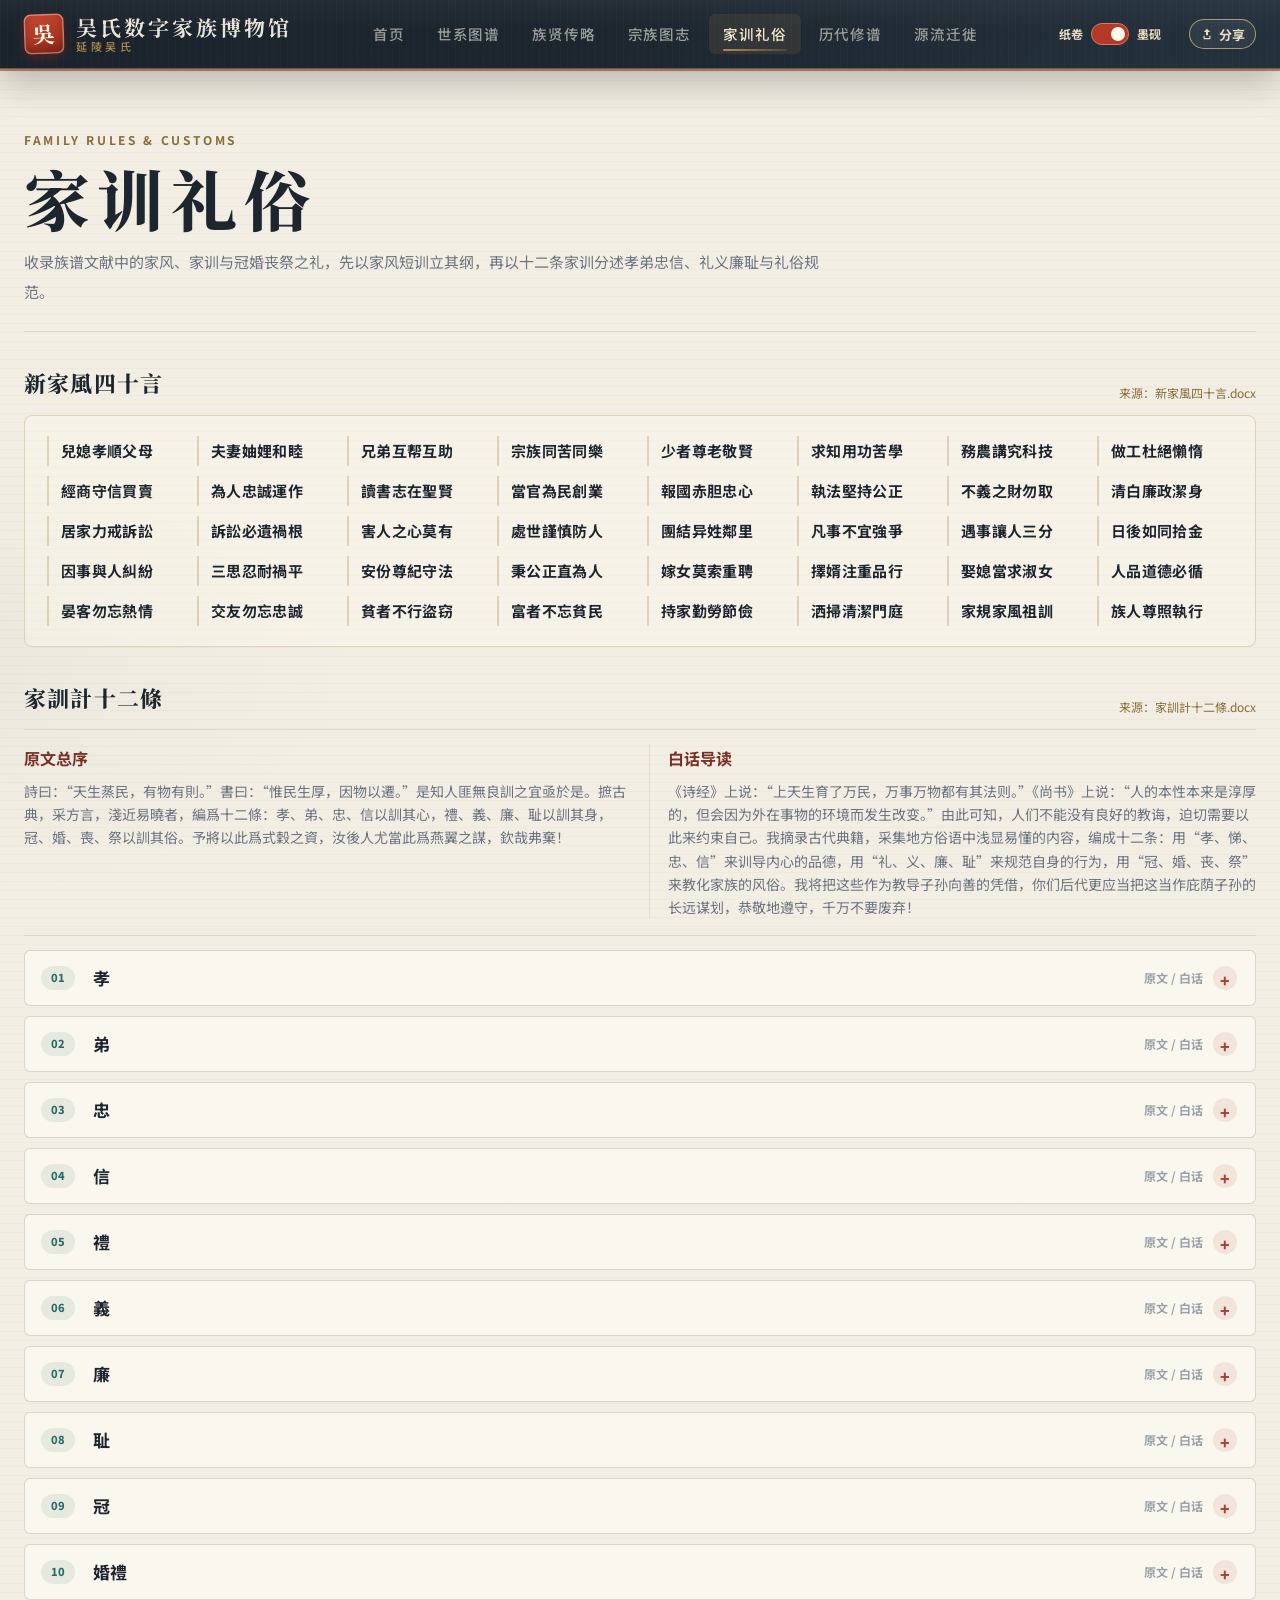
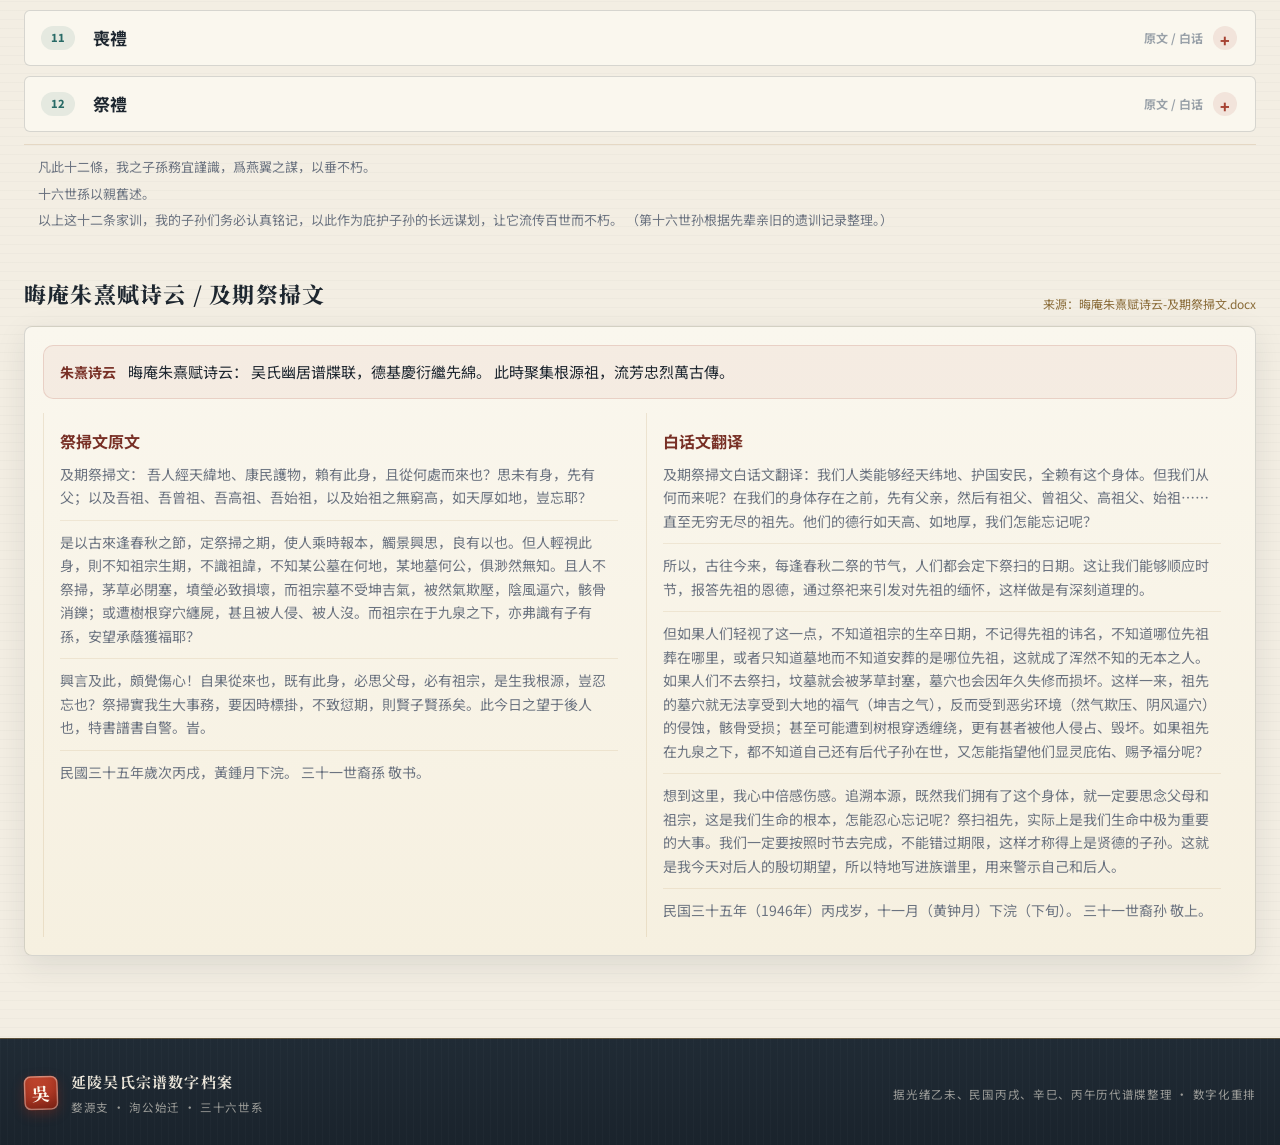
<file: ink-archive/family_customs.html>
<!doctype html>
<html lang="zh-CN">
<head>
  <base href="../" />
  <link rel="icon" href="assets/wu-genealogy-mark.svg?v=20260805" type="image/svg+xml" />
  <meta charset="utf-8" />
  <meta name="viewport" content="width=device-width, initial-scale=1, viewport-fit=cover" />
  <title>家训礼俗｜延陵吴氏</title>
  <meta name="description" content="延陵吴氏婺源支家训礼俗：新家风四十言、家训十二条与冠婚丧祭礼仪档案。" />
  <link rel="preconnect" href="https://fonts.googleapis.com" />
  <link rel="preconnect" href="https://fonts.gstatic.com" crossorigin />
  <link href="https://fonts.googleapis.com/css2?family=Noto+Serif+SC:wght@500;600;700;800;900&family=Noto+Sans+SC:wght@400;500;700&display=swap" rel="stylesheet" />
  <style>
    :root {
      --bg: #f1e6d4;
      --paper: #fbf6ea;
      --paper-strong: #fffaf0;
      --ink: #241b14;
      --muted: #766d5f;
      --muted-2: #9b8f7d;
      --line-soft: #e4d7bd;
      --accent: #a64232;
      --accent-dark: #783026;
      --accent-2: #286a66;
      --copper: #b89461;
      --shadow-soft: 0 8px 24px rgba(60, 44, 24, 0.09);
      --radius: 12px;
    }
    * { box-sizing: border-box; }
    body {
      margin: 0;
      font-family: "Microsoft YaHei", "PingFang SC", "Hiragino Sans GB", "Noto Sans CJK SC", "Source Han Sans SC", Arial, sans-serif;
      color: var(--ink);
      background:
        radial-gradient(circle at 14% 8%, rgba(166, 66, 50, .08), transparent 28%),
        radial-gradient(circle at 84% 12%, rgba(40, 106, 102, .08), transparent 30%),
        repeating-linear-gradient(0deg, rgba(80, 59, 33, .025) 0 1px, transparent 1px 8px),
        linear-gradient(135deg, #f4ead9 0%, var(--bg) 52%, #e8dac4 100%);
      min-height: 100vh;
    }
    .site-header {
      position: sticky;
      top: 0;
      z-index: 10;
      border-top: 4px solid #4b2a2d;
      border-bottom: 1px solid rgba(209, 190, 156, .58);
      background: #fbf3e8;
      box-shadow: 0 6px 16px rgba(60, 44, 24, .035);
    }
    .site-header-inner {
      display: flex;
      align-items: center;
      gap: 32px;
      min-height: 72px;
      padding: 14px 34px 15px;
    }
    .site-brand {
      flex: 0 0 auto;
      color: var(--accent-dark);
      font-size: 24px;
      font-weight: 820;
      letter-spacing: .03em;
      white-space: nowrap;
    }
    .site-nav {
      display: flex;
      flex-wrap: wrap;
      gap: 14px;
      margin: 0;
      padding: 0;
    }
    .site-nav a,
    .site-nav button {
      appearance: none;
      position: relative;
      display: inline-flex;
      align-items: center;
      justify-content: center;
      min-height: 38px;
      padding: 9px 15px;
      border: 1px solid transparent;
      border-radius: 999px;
      background: transparent;
      color: rgba(88, 82, 71, .86);
      font: inherit;
      font-size: 15px;
      font-weight: 760;
      line-height: 1;
      text-decoration: none;
      white-space: nowrap;
      letter-spacing: 0;
      box-shadow: none;
      transition: color .18s ease, background .18s ease, border-color .18s ease;
    }
    .site-nav a:hover {
      border-color: transparent;
      background: rgba(166, 66, 50, .06);
      color: var(--accent-dark);
    }
    .site-nav a.active {
      border-color: transparent;
      background: rgba(166, 66, 50, .10);
      color: var(--accent-dark);
    }
    .site-nav button {
      cursor: default;
      opacity: .78;
    }
    main {
      width: min(1180px, calc(100% - 40px));
      margin: 0 auto;
      padding: 34px 0 56px;
    }
    .hero-card,
    .panel,
    .rule-card,
    .wind-panel {
      border: 1px solid rgba(184, 148, 97, .34);
      border-radius: var(--radius);
      background:
        linear-gradient(180deg, rgba(255, 253, 247, .92), rgba(247, 236, 218, .76)),
        repeating-linear-gradient(90deg, rgba(116, 88, 48, .025) 0 1px, transparent 1px 7px),
        var(--paper-strong);
      box-shadow: var(--shadow-soft);
    }
    .hero-card {
      padding: 10px 0 24px;
      margin-bottom: 28px;
      border: 0;
      border-bottom: 1px solid rgba(184, 148, 97, .28);
      border-radius: 0;
      background: transparent;
      box-shadow: none;
    }
    .eyebrow {
      margin: 0 0 12px;
      color: var(--accent);
      font-size: 13px;
      font-weight: 780;
      letter-spacing: .12em;
    }
    h1 {
      margin: 0;
      color: var(--accent-dark);
      font-size: clamp(32px, 5vw, 56px);
      line-height: 1.05;
      letter-spacing: 0;
    }
    .hero-card p {
      max-width: 780px;
      margin: 16px 0 0;
      color: var(--muted);
      font-size: 16px;
      line-height: 1.75;
    }
    .section {
      margin-top: 22px;
    }
    .section-header {
      display: flex;
      align-items: end;
      justify-content: space-between;
      gap: 16px;
      margin: 0 0 12px;
    }
    h2 {
      margin: 0;
      color: var(--accent);
      font-size: 22px;
      letter-spacing: 0;
    }
    .source-note {
      color: var(--muted-2);
      font-size: 12px;
      white-space: nowrap;
    }
    .wind-panel {
      padding: 20px 22px;
      background: rgba(255, 250, 240, .32);
      box-shadow: none;
    }
    .motto-grid {
      display: grid;
      grid-template-columns: repeat(auto-fit, minmax(126px, 1fr));
      gap: 10px 14px;
      margin: 0;
      padding: 0;
    }
    .motto-grid span {
      display: flex;
      align-items: center;
      min-height: 30px;
      padding: 0 0 0 12px;
      border-left: 2px solid rgba(184, 148, 97, .36);
      color: var(--ink);
      font-size: 15px;
      font-weight: 690;
      line-height: 1.35;
      letter-spacing: .02em;
    }
    .rule-index {
      display: inline-flex;
      align-items: center;
      justify-content: center;
      width: 34px;
      height: 24px;
      border-radius: 999px;
      background: rgba(40, 106, 102, .1);
      color: var(--accent-2);
      font-size: 11px;
      font-weight: 820;
      font-family: inherit;
    }
    .intro-note {
      display: grid;
      grid-template-columns: repeat(2, minmax(0, 1fr));
      gap: 18px;
      margin-bottom: 14px;
      padding: 14px 0 16px;
      border-top: 1px solid rgba(184, 148, 97, .22);
      border-bottom: 1px solid rgba(184, 148, 97, .22);
    }
    .intro-block {
      min-width: 0;
    }
    .intro-block + .intro-block {
      padding-left: 18px;
      border-left: 1px solid rgba(184, 148, 97, .18);
    }
    .panel {
      padding: 16px;
      background:
        linear-gradient(180deg, rgba(255, 250, 240, .56), rgba(247, 236, 218, .34));
      box-shadow: none;
    }
    .intro-block h3,
    .panel h3 {
      margin: 0 0 8px;
      color: var(--accent-dark);
      font-size: 16px;
    }
    .intro-block p,
    .panel p {
      margin: 0 0 9px;
      color: var(--muted);
      font-size: 14px;
      line-height: 1.65;
    }
    .intro-block p:last-child,
    .panel p:last-child {
      margin-bottom: 0;
    }
    .rule-list {
      display: grid;
      gap: 10px;
    }
    .rule-card {
      overflow: hidden;
      background:
        linear-gradient(180deg, rgba(255, 250, 240, .58), rgba(247, 236, 218, .32));
      box-shadow: none;
    }
    .rule-card summary {
      display: grid;
      grid-template-columns: 42px minmax(0, 1fr) auto 26px;
      align-items: center;
      gap: 10px;
      min-height: 54px;
      padding: 12px 16px;
      cursor: pointer;
      list-style: none;
    }
    .rule-card summary::-webkit-details-marker {
      display: none;
    }
    .rule-card summary::after {
      content: "+";
      display: grid;
      place-items: center;
      width: 24px;
      height: 24px;
      border-radius: 999px;
      background: rgba(166, 66, 50, .1);
      color: var(--accent);
      font-weight: 820;
    }
    .rule-card[open] summary::after {
      content: "-";
    }
    .rule-card strong {
      color: var(--ink);
      font-size: 17px;
      letter-spacing: 0;
    }
    .rule-card em {
      color: var(--muted-2);
      font-size: 12px;
      font-style: normal;
      font-weight: 680;
      white-space: nowrap;
    }
    .rule-body {
      display: grid;
      grid-template-columns: repeat(2, minmax(0, 1fr));
      gap: 12px;
      padding: 0 16px 16px;
    }
    .rule-body article {
      min-width: 0;
      padding: 14px;
      border: 0;
      border-top: 1px solid rgba(184, 148, 97, .18);
      border-radius: 0;
      background: transparent;
    }
    .rule-body h3 {
      margin: 0 0 8px;
      color: var(--accent-dark);
      font-size: 15px;
    }
    .rule-body p {
      margin: 0;
      color: var(--muted);
      font-size: 14px;
      line-height: 1.68;
    }
    .tail-note {
      margin-top: 12px;
      padding: 12px 14px;
      border-top: 1px solid rgba(184, 148, 97, .24);
      color: var(--muted);
      font-size: 13px;
      line-height: 1.6;
    }
    .tail-note p {
      margin: 0 0 6px;
    }
    .tail-note p:last-child {
      margin-bottom: 0;
    }
    .rites-panel {
      display: grid;
      gap: 14px;
      padding: 18px;
    }
    .poem-strip {
      display: flex;
      gap: 12px;
      align-items: baseline;
      padding: 14px 16px;
      border: 1px solid rgba(166, 66, 50, .16);
      border-radius: 10px;
      background: rgba(166, 66, 50, .055);
    }
    .poem-strip strong {
      color: var(--accent-dark);
      font-size: 14px;
      line-height: 1.6;
      white-space: nowrap;
    }
    .poem-strip p {
      margin: 0;
      color: var(--ink);
      font-size: 15px;
      line-height: 1.6;
    }
    .rites-columns {
      display: grid;
      grid-template-columns: repeat(2, minmax(0, 1fr));
      gap: 12px;
    }
    .rites-article {
      min-width: 0;
      padding: 14px 16px;
      border: 0;
      border-left: 1px solid rgba(184, 148, 97, .2);
      border-radius: 0;
      background: transparent;
    }
    .rites-article h3 {
      margin: 0 0 8px;
      color: var(--accent-dark);
      font-size: 16px;
    }
    .rites-article p {
      margin: 0 0 10px;
      padding-bottom: 10px;
      border-bottom: 1px solid rgba(184, 148, 97, .16);
      color: var(--muted);
      font-size: 14px;
      line-height: 1.68;
    }
    .rites-article p:last-child {
      margin-bottom: 0;
      padding-bottom: 0;
      border-bottom: 0;
    }
    @media (max-width: 900px) {
      .intro-note,
      .rule-body,
      .rites-columns {
        grid-template-columns: 1fr;
      }
      .intro-block + .intro-block {
        padding-left: 0;
        padding-top: 12px;
        border-left: 0;
        border-top: 1px solid rgba(184, 148, 97, .18);
      }
      .rites-article {
        border-left: 0;
        border-top: 1px solid rgba(184, 148, 97, .18);
      }
    }
    @media (max-width: 760px) {
      .site-header-inner {
        display: block;
        min-height: 0;
        padding: 9px 12px 10px;
      }
      .site-brand {
        display: block;
        margin: 0 0 8px;
        font-size: 15px;
      }
      .site-nav {
        flex-wrap: nowrap;
        gap: 7px;
        overflow-x: auto;
        -webkit-overflow-scrolling: touch;
      }
      .site-nav a,
      .site-nav button {
        flex: 0 0 auto;
        min-height: 30px;
        padding: 6px 10px;
        font-size: 12px;
      }
      .site-nav::-webkit-scrollbar {
        display: none;
      }
      main {
        width: min(100% - 24px, 1180px);
        padding: 18px 0 34px;
      }
      .hero-card {
        padding: 18px;
      }
      .section-header {
        display: block;
      }
      .source-note {
        display: block;
        margin-top: 6px;
        white-space: normal;
      }
      .wind-panel {
        padding: 16px;
      }
      .motto-grid {
        grid-template-columns: repeat(2, minmax(0, 1fr));
        gap: 9px 10px;
      }
      .motto-grid span {
        min-height: 28px;
        font-size: 13px;
      }
      .poem-strip {
        display: block;
      }
      .poem-strip strong {
        display: block;
        margin-bottom: 6px;
      }
      .rule-card summary {
        grid-template-columns: 38px minmax(0, 1fr) 24px;
      }
      .rule-card em {
        display: none;
      }
    }
  </style>
  <link rel="stylesheet" href="ink-archive/assets/archive-redesign.css" />
  <script defer src="assets/site-tools.js?v=20261004-events"></script>
  <script defer src="assets/ink-archive-bridge.js?v=20260929-mobile-audit"></script>
</head>
<body class="archive-page page-customs">

  <header class="site-header">
    <div class="site-header-inner">
      <a class="site-brand" href="ink-archive/index.html" aria-label="吴氏数字家族博物馆首页">
        <span class="brand-seal">吳</span>
        <span class="brand-copy"><strong>吴氏数字家族博物馆</strong><small>延陵吴氏</small></span>
      </a>
      <nav class="site-nav" aria-label="站点一级目录">
        <a class="nav-link" href="ink-archive/index.html">首页</a><a class="nav-link" href="ink-archive/tree.html">世系图谱</a><a class="nav-link" href="ink-archive/biographies.html">族贤传略</a><a class="nav-link" href="ink-archive/image_archive.html">宗族图志</a><a class="nav-link active" href="ink-archive/family_customs.html" aria-current="page">家训礼俗</a><a class="nav-link" href="ink-archive/revisions.html">历代修谱</a><a class="nav-link" href="ink-archive/source_migration.html">源流迁徙</a>
      </nav>
    </div>
  </header>
  <main>
    <section class="hero-card">
      <p class="eyebrow">FAMILY RULES & CUSTOMS</p>
      <h1>家训礼俗</h1>
      <p>收录族谱文献中的家风、家训与冠婚丧祭之礼，先以家风短训立其纲，再以十二条家训分述孝弟忠信、礼义廉耻与礼俗规范。</p>
    </section>

    <section class="section">
      <div class="section-header">
        <h2>新家風四十言</h2>
        <span class="source-note">来源：新家風四十言.docx</span>
      </div>
      <div class="wind-panel">
        <div class="motto-grid" aria-label="新家风四十言短句">
        
          <span>兒媳孝順父母</span>

          <span>夫妻妯娌和睦</span>

          <span>兄弟互帮互助</span>

          <span>宗族同苦同樂</span>

          <span>少者尊老敬賢</span>

          <span>求知用功苦學</span>

          <span>務農講究科技</span>

          <span>做工杜絕懶惰</span>

          <span>經商守信買賣</span>

          <span>為人忠誠運作</span>

          <span>讀書志在聖賢</span>

          <span>當官為民創業</span>

          <span>報國赤胆忠心</span>

          <span>執法堅持公正</span>

          <span>不義之財勿取</span>

          <span>清白廉政潔身</span>

          <span>居家力戒訴訟</span>

          <span>訴訟必遺禍根</span>

          <span>害人之心莫有</span>

          <span>處世謹慎防人</span>

          <span>團結异姓鄰里</span>

          <span>凡事不宜強爭</span>

          <span>遇事讓人三分</span>

          <span>日後如同拾金</span>

          <span>因事與人糾紛</span>

          <span>三思忍耐禍平</span>

          <span>安份尊紀守法</span>

          <span>秉公正直為人</span>

          <span>嫁女莫索重聘</span>

          <span>擇婿注重品行</span>

          <span>娶媳當求淑女</span>

          <span>人品道德必循</span>

          <span>晏客勿忘熱情</span>

          <span>交友勿忘忠誠</span>

          <span>貧者不行盜窃</span>

          <span>富者不忘貧民</span>

          <span>持家勤勞節儉</span>

          <span>洒掃清潔門庭</span>

          <span>家規家風祖訓</span>

          <span>族人尊照執行</span>
        </div>
      </div>
    </section>

    <section class="section">
      <div class="section-header">
        <h2>家訓計十二條</h2>
        <span class="source-note">来源：家訓計十二條.docx</span>
      </div>
      <div class="intro-note">
        <article class="intro-block">
          <h3>原文总序</h3>
          <p>詩曰：“天生蒸民，有物有則。”書曰：“惟民生厚，因物以遷。”是知人匪無良訓之宜亟於是。摭古典，采方言，淺近易曉者，編爲十二條：孝、弟、忠、信以訓其心，禮、義、廉、耻以訓其身，冠、婚、喪、祭以訓其俗。予將以此爲式穀之資，汝後人尤當此爲燕翼之謀，欽哉弗棄！</p>
        </article>
        <article class="intro-block">
          <h3>白话导读</h3>
          <p>《诗经》上说：“上天生育了万民，万事万物都有其法则。”《尚书》上说：“人的本性本来是淳厚的，但会因为外在事物的环境而发生改变。”由此可知，人们不能没有良好的教诲，迫切需要以此来约束自己。我摘录古代典籍，采集地方俗语中浅显易懂的内容，编成十二条：用“孝、悌、忠、信”来训导内心的品德，用“礼、义、廉、耻”来规范自身的行为，用“冠、婚、丧、祭”来教化家族的风俗。我将把这些作为教导子孙向善的凭借，你们后代更应当把这当作庇荫子孙的长远谋划，恭敬地遵守，千万不要废弃！</p>
        </article>
      </div>
      <div class="rule-list">
        
        <details class="rule-card">
          <summary>
            <span class="rule-index">01</span>
            <strong>孝</strong>
            <em>原文 / 白话</em>
          </summary>
          <div class="rule-body">
            <article>
              <h3>原文</h3>
              <p>一日孝 何謂孝？盖孝者，所以事親也。百行之原，立身之本。聖人訓弟子之職，頂頭就說個“入則孝”。蓋以人生皆本於父母，十月懷胎，三年乳哺，推乾就濕，撫我鞠我，劬勞萬狀，若不可言，其昊天罔極也。古人有見于此，於冬溫而夏凊，昏定而晨省；出則必告，反則必面；父母怒不悅而撻之流血，不敢疾怨；起敬起孝也。生事之以禮，死葬之以禮，祭之以禮。故慈烏反哺，羔羊跪乳，禽獸且知孝道，况人爲萬物之靈者乎！凡我子孫，當以古人爲法，不可流于禽獸。</p>
            </article>
            <article>
              <h3>白话文</h3>
              <p>第一条：孝 什么是孝？孝，就是侍奉双亲的道理。它是各种德行的源头，是为人处世的根本。圣人教导弟子的本分，第一句话就说“在家要孝顺父母”。因为人的生命都源于父母，十月怀胎，三年哺乳，母亲总是把干爽的地方留给孩子，自己睡在潮湿的地方；抚养我们，教育我们，辛苦到了极点，难以用言语表达，这种恩情就像苍天一样广阔无边。古人认识到了这一点，所以在冬天让父母温暖，在夏天让父母清凉，晚上服侍父母安睡，早晨向父母请安；出门必定禀告，回家必定当面问候；即使父母发怒不高兴打出血来，也不敢有任何怨恨，这都是发自内心的敬爱与孝顺。父母活着时要按礼节侍奉，去世后要按礼节安葬，祭祀时也要按礼节进行。所以乌鸦有反哺之恩，羊羔有跪乳之义，禽兽尚且懂得孝道，何况人是万物之灵呢！凡是我的子孙，都应当以古人为榜样，绝不能堕落得连禽兽都不如。</p>
            </article>
          </div>
        </details>

        <details class="rule-card">
          <summary>
            <span class="rule-index">02</span>
            <strong>弟</strong>
            <em>原文 / 白话</em>
          </summary>
          <div class="rule-body">
            <article>
              <h3>原文</h3>
              <p>二曰弟 何謂弟？蓋弟者，所以事長也。孟子曰：“徐行後長者謂之弟。”不觀之物乎？彼竹節之生則有上有下，鴻鴈之飛則有後有先，確乎不渝。凡我子孫，務宜相好無尤，取其讓，舍其爭。以世間最難得者兄弟，必怡怡如也。見尊長，坐則擡身，立則拱手，言則從容，行則隨後。彼雖愚于我，不可以賢知先之也；雖貧賤於我，不可以富貴加之也。鄉黨且然，况宗族乎！故堯舜之爲大聖人，亦不外乎孝弟而已矣。此又後輩之所當知。</p>
            </article>
            <article>
              <h3>白话文</h3>
              <p>第二条：悌 什么是悌？悌，就是侍奉兄长的道理。孟子说：“慢步走在长者后面就叫做悌。”难道没有观察过万物吗？那竹子生长有上有下，大雁飞行有后有先，这是确立不变的规律。凡是我的子孙，务必和睦相处，不要彼此怨恨，要提倡相互谦让，摒弃争斗。世间最难得的就是兄弟，一定要保持和悦相亲的样子。见到尊长，坐着时要起身，站立时要拱手致敬，说话要从容温和，走路要跟在长者后面。他们虽然可能比我愚钝，但不能仗着自己聪明就在他们面前逞能；他们虽然可能比我贫贱，但不能仗着自己富贵就在他们面前傲慢。对待同乡的人尚且应该如此，何况是同宗族的亲人呢！所以尧舜之所以成为大圣人，也不外乎是做好了孝悌罢了。这也是后辈应当明白的道理。</p>
            </article>
          </div>
        </details>

        <details class="rule-card">
          <summary>
            <span class="rule-index">03</span>
            <strong>忠</strong>
            <em>原文 / 白话</em>
          </summary>
          <div class="rule-body">
            <article>
              <h3>原文</h3>
              <p>三曰忠 忠者何謂也？盡已之心之謂也。事君而不盡其心，則爲奸臣，爲佞臣，爲聚歛之臣。當時非之，後世唾罵，輕則斥罷之，重則誅戮之。是必思：君之爵祿我者，非徒富貴我也，以作忠望于我也；我之事是君者，非徒容悅爲也，當盡忠報其國也。于事社稷，君曰可，吾曰否，害在生靈；君曰是，吾曰非。公爾忘私，國爾忘家。天下有道，則疏附先後，制法於未亂，保邦未於危，爲萬世之謀，勿爲一時之計；斯時多故，則禦災捍患，爲生民保章，爲天子干誠，天下之計，勿謂一身之謀。此達之忠也。若窮而在下，則以爲人謀不忠曰省言焉。忠信，州里可行也，蠻貊亦可行也。吾子孫不可不一念不忠。</p>
            </article>
            <article>
              <h3>白话文</h3>
              <p>第三条：忠 什么是忠？就是竭尽自己的心力。侍奉君王如果不尽心，就会成为奸臣、佞臣、搜刮民财的臣子。当时的人会非议他，后世的人会唾骂他，轻则被罢官免职，重则被诛杀。所以一定要想到：君王赐予我爵位和俸禄，并非只是为了让我享受富贵，而是期望我能尽忠；我侍奉君王，并非只是为了阿谀奉承讨其欢心，而是应当尽忠报国。在关系国家社稷的事情上，如果君王说可以，而我认为不行，是因为这会危害百姓；君王说是，而我认为不是，这都是出于公心而忘却私利，为了国家而忘却小家。天下太平有道的时候，要亲近贤才，在动乱未发生前就制定好法度，在国家未遇到危险前就保卫好国家，要为万世的长远谋划，不要只图一时的打算；如果国家多灾多难，就要抵御灾害和外患，做保护百姓的屏障，做天子的忠诚守卫，要考虑天下的计谋，不要只顾自身的利益。这是身居高位者的忠诚。如果出身贫寒地位低下，就要以“替人办事是不是没有尽心竭力”来每天反省自己。忠信，在乡里是行得通的，在偏远蛮荒之地也是行得通的。我的子孙决不可有任何一念不忠。</p>
            </article>
          </div>
        </details>

        <details class="rule-card">
          <summary>
            <span class="rule-index">04</span>
            <strong>信</strong>
            <em>原文 / 白话</em>
          </summary>
          <div class="rule-body">
            <article>
              <h3>原文</h3>
              <p>四曰信 信者何謂也？循物無違之謂也。孔子曰：“主忠信。”子夏曰：“與朋友交，言而有信。”一聖一賢皆見人當以信實於主。孔子曰：“人而無信，不知其可也。大車無輗，小車無軏，其何以行之哉？”信之於人大矣！故雞非鳳比，不爽曉晦之期；鴈乃禽倫，每守春秋之候。信也。人備五常，兼萬善，靈於庶物者也。苟有不信，則內欺於心，外欺乎人。仕焉不可以獲上而治民，處焉不可以悅親而信友。學爲虛文，業爲虛假。親戚畔之，鄉里疑之。聖人去食去兵，而不去信也。蓋以自古皆有死，人無信不立耳。苟能信焉，則陰陽信而兩儀運，四時信而百物生出；則君任之爲股肱，民依之爲父母；處則吐辭爲經，行則出言爲度也。奉爲耆龜，敬爲神明。近者任，遠者倚，豚魚可感也。吾子孫不可一念不信。</p>
            </article>
            <article>
              <h3>白话文</h3>
              <p>第四条：信 什么是信？信，就是遵循事物规律而不违背承诺。孔子说：“为人要以忠信为主。”子夏说：“与朋友交往，说话要讲信用。”这两位圣贤都指出了做人应当以诚信为根本。孔子又说：“一个人如果不讲信用，真不知道他怎么能立身处世。就像大车没有车辕前端与车横木衔接的木销，小车没有皮带，它靠什么行走呢？”诚信对于人来说太重要了！所以，鸡虽然不能和凤凰相比，但它报晓的时间从不差错；大雁虽然只是禽鸟，却每年都能坚守春秋迁徙的节候。这就是信。人具备仁义礼智信五常，兼具各种善德，是万物中最有灵性的。如果人不讲信用，在内就是欺骗自己的良心，在外就是欺骗他人。做官就无法获得上级的信任去治理百姓，居家就无法让父母高兴、得到朋友的信任。求学就成了虚有其表，做事就成了弄虚作假。亲戚会背叛他，乡里人会怀疑他。所以圣人宁可去掉粮食、去掉军队，也不去掉信用。因为自古以来人终究一死，但如果没有信用，就无法在世上立足。如果能做到诚实守信，就能像阴阳有信而天地运转，四季有信而万物生长一样；君主就会把你当作左膀右臂来重用，百姓就会把你当作父母来依靠；平日里说出的话可以成为经典，做出的事可以成为法度。人们会把你像神明一样敬奉。近处的人信任你，远处的人依赖你，甚至连蠢笨的小猪小鱼也能被感化。我的子孙决不可有任何一念不讲信用。</p>
            </article>
          </div>
        </details>

        <details class="rule-card">
          <summary>
            <span class="rule-index">05</span>
            <strong>禮</strong>
            <em>原文 / 白话</em>
          </summary>
          <div class="rule-body">
            <article>
              <h3>原文</h3>
              <p>五曰禮 禮者，屢也可，不斯須去身者也。故堯之光恭克讓，舜之溫恭允塞，禹之祗臺德先，湯之罔不祗肅，文之敬止，武之敬勝，周公之吐握，孔子之恂恂，孟子之立正位，皆有見於是禮者。在天爲天秩，在人爲人常。體之則可以爲聖賢，失之則同歸於禽獸，誠非玉帛之謂也。是故君臣由是禮，則君明臣良；父子由是禮，則父慈子孝；兄弟由是禮，則兄友弟恭；夫婦由是禮，則夫和婦順；朋友由是禮，則無言不及義之失。得志與民由之，則禮讓成俗，禮教成風；不得志則獨行其道，則明無人非，幽無鬼責。謂其爲出入禮門之君子可也，謂其爲禮義由賢者出可也。吾子孫當守之以禮。</p>
            </article>
            <article>
              <h3>白话文</h3>
              <p>第五条：礼 什么是礼？礼是人应当践行的准则，是片刻也不能离开自身的。所以尧的光明恭敬而能让贤，舜的温和恭敬而天下充实，禹的敬天重德，商汤的无不恭敬肃穆，周文王的敬重止于至善，周武王的以敬胜怠，周公的吐哺握发（求贤若渴），孔子的温和恭敬，孟子的立于天地之正位，这些都是在礼上的具体体现。礼，在天体现为自然秩序，在人体现为伦理纲常。能身体力行就能成为圣贤，失去了它就与禽兽无异，这确实不仅仅是指进贡玉帛这类形式。因此，君臣之间依循礼，就会君主明智、臣子贤良；父子之间依循礼，就会父亲慈爱、儿子孝顺；兄弟之间依循礼，就会兄长友爱、弟弟恭敬；夫妇之间依循礼，就会丈夫和睦、妻子柔顺；朋友之间依循礼，就不会出现说话不合道义的过失。得志时和百姓一起践行它，就能让礼让成为社会习俗，让礼教蔚然成风；不得志时独自践行自己的原则，就能做到在明处没有人的非议，在暗处没有鬼神的责罚。这样的人，称他为懂得出入礼义之门的君子是可以的，称他为展现了贤者礼义风范的人也是可以的。我的子孙应当用礼来约束自己。</p>
            </article>
          </div>
        </details>

        <details class="rule-card">
          <summary>
            <span class="rule-index">06</span>
            <strong>義</strong>
            <em>原文 / 白话</em>
          </summary>
          <div class="rule-body">
            <article>
              <h3>原文</h3>
              <p>六曰義 義者，宜也，天理之當然，人事之準則也。孔子曰：“君子喻於義”，“君子義以爲質”，“君子義以爲上”。又曰：“君子有勇而無義爲亂，小人有勇而無義爲盜。”孟子曰：“亦有仁義而已矣。”義者，人之正路也。舍正路而不由，哀哉！又曰：“無禮無義，人役也。”尊德樂義，則可以囂囂矣。是聖賢千言萬語，無非欲人由于義也。故義之於君臣也，朋友以義合也。有此二者方可以行其義，郎至一言一行，一進一退，一取一予，皆當爲義。是比富與貴，人之所欲也，非其義也，祿之以天下弗顧也，繫馬千駟弗視也；貧與賤，人之所惡也，非其義也，一介不以與人，一介不以取諸人。孔子不以衞卿之得動心而退，必以義；曾子不以晉楚之富動心，而曰“我以吾義”；孟子不以萬鍾之祿動心，而曰“舍生取義”。有周恤之義，無害人之心；有自重之義，無足恭之態。如是而謂其爲比義之君子可也，謂其爲當時之義士可也。凡我子孫當制之以義。</p>
            </article>
            <article>
              <h3>白话文</h3>
              <p>第六条：义 什么是义？义，就是适宜，是天理的必然，也是人事的准则。孔子说：“君子懂得的是道义”，“君子把道义作为立身的根本”，“君子把道义看得最崇高”。又说：“君子如果只有勇敢而不讲道义就会作乱，小人如果只有勇敢而不讲道义就会沦为强盗。”孟子说：“只要有仁义就足够了。”义，是人生的正道。放着正道不走，多么可悲啊！又说：“没有礼没有义的人，只能做受人奴役的人。”如果能尊崇道德、乐于道义，就可以悠然自得无所欲求了。可见圣贤们千言万语，无非是想让人们顺乎道义行事。所以，道义存在于君臣之间，朋友之间也是靠道义结合的。有了这两个前提才可以推行道义，乃至于一言一行，一进一退，一取一予，都应当符合道义。就像富贵，虽然是人人渴望的，但如果不符合道义，即使把天下的财富都作为俸禄赐给他，他也不屑一顾，即使有成千上万匹马拉的马车，他也不看一眼；贫贱，虽然是人人厌恶的，但如果不符合道义，他一毫不随便给人，也一毫不随便拿别人的。孔子不被卫国卿相的职位所动心而辞退，必然是出于道义；曾子不被晋国、楚国的财富所动心，说“我坚守我的道义”；孟子不被极其丰厚的俸禄所动心，说“为了道义可以舍弃生命”。要有周济别人的义举，没有伤害别人的心思；要有自尊自重的气节，没有过分逢迎谄媚的姿态。能做到这样，称他为崇尚道义的君子是可以的，称他为当时的义士也是可以的。凡我子孙，都应当用义来克制约束自己。</p>
            </article>
          </div>
        </details>

        <details class="rule-card">
          <summary>
            <span class="rule-index">07</span>
            <strong>廉</strong>
            <em>原文 / 白话</em>
          </summary>
          <div class="rule-body">
            <article>
              <h3>原文</h3>
              <p>七曰廉 廉者，有分辨，臨財無苟得之謂也。故以廉名者，必非巢、由其人，務光其輩，而後可尚也。苟道義無虧，則舜受堯封，禹承舜禪，亦不害其廉。以不廉名者，非必盜跖其爲，齊人其行，而後爲失也。是以原思有宰粟之辭，孔子曰：“毋！以與爾鄰里鄉黨乎！”受之無害于廉也。齊王有兼金之餽，孟子曰：“予未有處也。焉有君子而可以貨取乎？”辭之足以明廉也。彼不義，兄居惡用覜匕？豈不名廉然，辟兄離母，絕人道之大倫，其廉失之矯。耕稼有莘，道樂堯舜，何心于廉然？非義非道，一介有所不取，其廉乃爲是。廉之當办也如此。有志于廉者，願學孔、孟、伊尹，勿爲仲子，其廉斯至矣。凡我子孫，當思以廉自勵。</p>
            </article>
            <article>
              <h3>白话文</h3>
              <p>第七条：廉 什么是廉？廉，就是明辨是非，面对钱财不随便苟得。所以，真正以廉洁闻名的人，未必非要是像巢父、许由那样隐居不仕，或者像务光那样跳水自尽的人，才值得推崇。如果道义上没有亏欠，那么舜接受尧的禅让，禹接受舜的禅让，也不损害他们的廉洁。被指责为不廉洁的人，未必非要像大盗盗跖那样作恶，或者像齐人乞讨祭食那样厚颜无耻，才算是丧失了廉洁。因此，原思做孔子家宰时推辞俸禄，孔子说：“不要推辞！把这些粮食分给你的邻里乡亲吧！”接受正当的俸禄并不会损害廉洁。齐王赠送丰厚的金子给孟子，孟子说：“我还没有可以安置它的理由。哪里有君子可以用金钱来收买的呢？”推辞掉不该拿的财物足以表明廉洁。像陈仲子那样认为哥哥的俸禄是不义之财，住在哥哥家难道要用那不义之钱买的饭勺吃饭吗？这样难道不叫廉洁吗？但他避开哥哥、离开母亲，断绝了人伦大道，他的这种廉洁就显得太矫情了。伊尹在有莘国的郊野种地，以尧舜的道义为乐，他哪里有刻意去追求廉洁的虚名呢？但不符合道义的，他一丝一毫都不会去取，这才是真正的廉洁。对待廉洁就应该如此。有志于廉洁的人，希望能向孔子、孟子、伊尹学习，不要学陈仲子那样走极端，这样就能达到真正的廉洁了。凡我子孙，应当常思以廉洁来勉励自己。</p>
            </article>
          </div>
        </details>

        <details class="rule-card">
          <summary>
            <span class="rule-index">08</span>
            <strong>耻</strong>
            <em>原文 / 白话</em>
          </summary>
          <div class="rule-body">
            <article>
              <h3>原文</h3>
              <p>八曰耻 耻者，有羞愧，能有所不爲之謂也。孟子曰：“人不可以無耻。無耻之耻，無耻矣。”又曰：“不耻不若人，何若人有？”是耻之於人大矣。故鑽穴隙相窺，踰墻相從，可耻之事也。禦人國門，穿窬境內，可耻之行也。非耻之當戒者乎？先正保衡曰：“於弗克俾厥後爲堯舜，其心愧耻，若撻之于市朝。”用耻之人也。古者言之不出，耻躬之不逮也，知耻之士也。非耻之當法者乎？孔子不飲盜泉之水，耻其名之不正也；鍾離意不拜金珠之賜，耻其來之不潔也。巢棲而莫辨，禽之所以無耻也；穴處而苟同，獸之所以無耻也。人能存得耻字，則愧勵激昂，不惟不干刑憲，不愧幽獨，希聖希賢亦不難矣。凡我子孫當以耻自知。</p>
            </article>
            <article>
              <h3>白话文</h3>
              <p>第八条：耻 什么是耻？耻，就是懂得羞愧，能够坚持有所不为。孟子说：“人不可以没有羞耻心。如果能把不知羞耻视为耻辱，那就不会再有无耻的事情发生了。”又说：“不以自己不如别人为耻，又怎么能赶上别人呢？”可见羞耻心对人来说太重要了。所以，钻墙洞互相偷看，翻越围墙私自相会，这是可耻的事情。在国境线上抵御敌人，在国内却做翻墙越货的勾当，这是可耻的行为。难道这不是羞耻心应当告诫我们要避免的吗？先贤伊尹说：“如果不能使我的君王成为像尧舜一样的圣明君主，我心里就会感到羞愧耻辱，就像在热闹的集市上被人鞭打一样。”这是善于运用羞耻心的人。古人说话不轻易出口，是因为以自己的行动赶不上言辞为耻，这是懂得羞耻的人。难道这不是因为羞耻心而应当效法的吗？孔子不喝“盗泉”里的水，是觉得它的名字不端正；钟离意不接受金珠的赏赐，是耻于这财富来路不清白。鸟在巢中栖息而不知分辨，是因为禽鸟没有羞耻心；兽在洞穴中苟且群居，是因为野兽没有羞耻心。人只要心里能存着一个“耻”字，就会因为心怀愧疚而激励自己奋发向上，不仅不会触犯国家刑法，在暗室独处时也能问心无愧，这样想要成为圣贤也就不是难事了。凡我子孙，应当用知耻来时刻警醒自己。</p>
            </article>
          </div>
        </details>

        <details class="rule-card">
          <summary>
            <span class="rule-index">09</span>
            <strong>冠</strong>
            <em>原文 / 白话</em>
          </summary>
          <div class="rule-body">
            <article>
              <h3>原文</h3>
              <p>九曰冠 司馬溫公曰：“冠者成人之道也。成人者，將責爲人子、爲人弟、爲人臣、爲人少者之行也。將責四者之行於人，其禮可不重歟？”冠禮之廢久矣，近世以來，人情尤爲輕薄，生子猶飲乳，已加巾帽，有官者爲之制公服以弄之，過十歲猶總角者亦鮮矣。責彼以四者之行，豈能知之？故往往自幼至長愚騃如一，由不知成人之道故也。古人雖稱二十而冠，不可猝廢，若敦厚好古之君子，俟其子年十五以上，能通《孝經》、《論語》，粗知禮義之方然後冠之，斯爲美矣。善哉斯言，吾子孫當以法。</p>
            </article>
            <article>
              <h3>白话文</h3>
              <p>第九条：冠（成年礼） 司马光曾说：“冠礼，是宣告一个人成年的仪式。既然成年了，就要要求他履行做儿子、做弟弟、做臣子、做晚辈的种种行为规范。要用这四种行为规范来要求一个人，这个加冠的礼仪怎么能不重视呢？”然而，冠礼被废弃已经很久了。近代以来，世风尤其轻浮浅薄，有的孩子还在吃奶，就已经给他们戴上了成人的巾帽；做官的人家甚至给小孩子做官服当玩具穿，超过十岁还留着儿童发髻的都很少了。这样去要求他们履行成人的四种行为规范，他们哪里能懂呢？所以，现在的子弟往往从懂事到长大成人，始终像个不懂事的孩童一样，这就是因为他们不懂得成人的道理。古人虽然规定二十岁才举行冠礼，这规矩不能突然废除，但如果是敦厚淳朴、喜好古道的人家，可以等到孩子十五岁以上，能够通读《孝经》、《论语》，大致懂得礼义的道理之后，再为他举行冠礼，这样就非常好了。司马光这话说的太好了，我的子孙应当以此为效法。</p>
            </article>
          </div>
        </details>

        <details class="rule-card">
          <summary>
            <span class="rule-index">10</span>
            <strong>婚禮</strong>
            <em>原文 / 白话</em>
          </summary>
          <div class="rule-body">
            <article>
              <h3>原文</h3>
              <p>十曰婚禮 夫婦人倫之大，上以承先祖，下以繼後嗣，可不謹？婚配之家，必先請明尊長，合議可否。閥閱必期相稱，不可慕其富貴、棄其貧賤。戴禮曰：“娶其嫁女，必擇孝弟世有行義者，則子孫慈愛孝弟，不敢淫暴。鳳凰生而有仁義之意，虎豹生而有貪戾之心，無養虎豹移害天下，婦壻不可不擇甚矣。”胡文定公曰：“嫁女必須服吾家者，勝吾家則女之事人必欽必戒；娶婦必須不如吾家者，不如吾家則婦之事舅姑必執婦道，不可不知。”若我子孫，不問名分微賤逆亂之家，貪財私對者，不許與祭會拜，削譜除名。</p>
            </article>
            <article>
              <h3>白话文</h3>
              <p>第十条：婚礼 夫妇关系是人伦中的大事，往上关系到承继祖先，往下关系到繁衍子嗣，怎么能不谨慎呢？在结亲的时候，必须要先请示长辈，共同商议是否合适。两家的门第家风一定要讲求匹配，千万不能贪慕对方富贵，或者嫌弃对方贫贱。《礼记》上说：“娶妻或嫁女，一定要选择那些世世代代有孝悌和道义品行的家庭，这样生下的子孙也会慈爱孝顺，不敢去做淫荡粗暴的事。凤凰生来就带有仁义的气质，虎豹生来就怀有贪婪暴戾的本性，不要养了虎豹去祸害天下，所以挑选媳妇和女婿，绝不能不慎重！”胡寅曾说：“嫁女儿，必须嫁给家境或地位略高于自家的人家，因为对方高过自家，女儿去侍奉公婆丈夫时就一定会恭敬谨慎；娶媳妇，必须娶家境略逊于自家的人家，因为对方不如自家，媳妇侍奉公婆时就一定会恪守妇道，这些道理不可不知。”如果我的子孙，不顾及名分，与出身微贱、大逆不道的人家结亲，或者贪图钱财私自定下婚约的，一律不许参加家族的祭祀活动，并在族谱中除名。</p>
            </article>
          </div>
        </details>

        <details class="rule-card">
          <summary>
            <span class="rule-index">11</span>
            <strong>喪禮</strong>
            <em>原文 / 白话</em>
          </summary>
          <div class="rule-body">
            <article>
              <h3>原文</h3>
              <p>十一曰喪禮 喪禮者，人子送終之道，當以哀痛慘怛爲本，以衣衾棺槨爲念。孟子曰：“養生者不足以當大事，惟送死可以當大事。”以人子不可使有後日之悔，雖曰喪稱人家之有無，貧而厚葬不循禮也，然君子不以天下儉其親，寧過于厚，無過于薄。古者父母之喪，既殯食粥，齊衰疏食飲水，不食菜菓；既虞卒哭，疏食飲水，不食菜菓；期而小祥，食菜菓；又期而大祥，食醢醬；中月而禫，飲醴酒。食者居喪無敢公然飲酒食肉者。凡我子孫，不得匿喪成婚，不得飲酒食肉，不得暴露不葬，不得癈凶爲吉會赴筵席，犯者罪之。且喪禮久廢，人家又多惑于老佛之誆，云爲死者滅罪資福，虛費錢糧。鳴呼！父母本無罪也，而歿爲破獄解懺，人子逆取其過而加之罪，其爲不孝大矣！今宜革之，遵守家禮。</p>
            </article>
            <article>
              <h3>白话文</h3>
              <p>第十一条：丧礼 丧礼，是为人子女为父母送终的道义，应当以发自内心的哀痛悲伤为根本，以准备好衣物棺椁为念。孟子说：“活着的时候赡养父母还不算尽了最大的事，只有妥善办理父母的丧事才算得上是最大的事。”因为作为子女，不能让自己在日后留下遗憾。虽说办丧事要根据家境的贫富来定，贫穷人家倾家荡产去厚葬是不符合礼制的，但是君子绝不能为了省钱而在安葬父母的事上吝啬，宁可稍微丰厚一些，也绝不可过于简陋。古人遇到父母去世，在灵柩停放期间只能喝粥，穿着粗麻丧服时只能吃粗粮喝冷水，不能吃蔬菜瓜果；下葬后的虞祭和卒哭祭之后，依然吃粗粮喝冷水，不吃蔬菜瓜果；满一周年举行小祥祭祀时，才可以吃些蔬菜瓜果；再满一周年举行大祥祭祀时，才可以吃些酱醋调料；再过一个月举行禫祭除服后，才可以喝点淡酒。古人在服丧期间，是绝没有人敢公然大吃大喝、吃肉饮酒的。凡是我的子孙，在居丧期间绝对不能隐瞒丧事去结婚，不能饮酒吃肉，不能让长辈的遗体暴露在外迟迟不安葬，也不能把丧事当作喜事来办、去赴宴应酬，违犯的人要受到惩处。况且，古老的丧礼已经废除很久了，现在的人家多被佛教道教的说法所迷惑，说什么要为死者做法事灭罪祈福，白白浪费钱财。唉！父母本来就没有罪过，死后却要为他们做“破狱解忏”的法事，这是子女凭空捏造父母的过失并把罪名强加给他们，这真是天大的不孝啊！现在应该把这些陋习都革除掉，严格遵守正统的家礼。</p>
            </article>
          </div>
        </details>

        <details class="rule-card">
          <summary>
            <span class="rule-index">12</span>
            <strong>祭禮</strong>
            <em>原文 / 白话</em>
          </summary>
          <div class="rule-body">
            <article>
              <h3>原文</h3>
              <p>十二曰祭禮 祭者，報本追遠之道。是以豺祭獸，獺祭魚，皆知報本，况於人乎？然非仁孝誠敬，不足以與此。孔子所以“祭如在，祭神如神在”，則曰“吾不與祭，如不祭”。凡遇祭祀，必先一日執事者謂宗子及尊長，選童年聰俊子弟與祭。與祭子孫，齊整衣冠，赴堂習儀演禮，毋得臨期懵然不知起倒，失儀慢祖。且祭必貴早，蓋東方未明，祖宗神氣未散，從而宴享，庶得其所。苟惰慢相仍，遲及日中方集，苟且拜獻，祭畢而歸，殊非家法。必執事之人陳設於五鼓之時，祭之人會集於黎明之始。敢有廢時失事，行禮不恭，跛倚欠伸，噦噫唾嗽，一切失容之事，違者叱罰，少者倍之。散胙飮酒，止許七行，庶能飮者有節，不能飮者有待，不許互相扳勸，以致譁失禮。</p>
            </article>
            <article>
              <h3>白话文</h3>
              <p>第十二条：祭礼 祭祀，是报答祖先恩德、追念先人的途径。连豺狼在吃猎物前都要先陈列祭祀，水獭在吃鱼前也要先摆开祭祀，动物尚且知道报本，何况是人呢？然而，如果不是心怀仁孝诚敬，就不足以参与祭祀。孔子说“祭祀祖先就像祖先真在面前一样，祭祀神明就像神明真在面前一样”，还说“如果我不亲自参与祭祀，就跟没有祭祀一样”。凡是遇到祭祀活动，主事的人必须提前一天告知宗子和族中长辈，挑选聪明俊秀的少年子弟参与祭祀。参与祭祀的子孙，必须穿戴整齐，提前到祠堂学习演练祭祀的礼仪，绝不能到了正式祭祀时还懵懵懂懂不知道何时起立何时跪拜，这会丧失礼仪、怠慢祖先。而且祭祀一定要趁早，因为在天还没亮的时候，祖先的神灵之气还没有散去，这时候供奉祭品，祖宗的神灵才能得到享用。如果因为懒惰懈怠，拖拉到中午才集合，敷衍了事地拜一拜献上祭品，祭祀完就走，这绝不是我们家的规矩。负责操办的人必须在五更天（凌晨三至五点）就陈设好祭品，参与祭祀的人必须在天刚亮时就全部集合完毕。如果有人敢错过时间耽误祭祀，或者行礼时态度不恭敬，身体歪斜依靠、打哈欠伸懒腰、打嗝咳嗽吐痰，以及做出一切有失体统的举动，违犯的人要受到严厉的呵斥和处罚，年轻不懂事的还要加倍处罚。祭祀结束后分享祭肉和饮酒时，最多只允许敬酒七巡，这样可以让能喝酒的人有所节制，不能喝酒的人也能应付得来，绝不允许互相拉扯劝酒，以免大声喧哗而丧失了体统。</p>
            </article>
          </div>
        </details>
      </div>
      <div class="tail-note">
        <p>凡此十二條，我之子孫務宜謹識，爲燕翼之謀，以垂不朽。</p>
<p>十六世孫以親舊述。</p>
<p>以上这十二条家训，我的子孙们务必认真铭记，以此作为庇护子孙的长远谋划，让它流传百世而不朽。 （第十六世孙根据先辈亲旧的遗训记录整理。）</p>
      </div>
    </section>

    <section class="section">
      <div class="section-header">
        <h2>晦庵朱熹赋诗云 / 及期祭掃文</h2>
        <span class="source-note">来源：晦庵朱熹赋诗云-及期祭掃文.docx</span>
      </div>
      <div class="panel rites-panel">
        <div class="poem-strip">
          <strong>朱熹诗云</strong>
          <p>晦庵朱熹赋诗云： 吴氏幽居谱牒联，德基慶衍繼先綿。 此時聚集根源祖，流芳忠烈萬古傳。</p>
        </div>
        <div class="rites-columns">
          <article class="rites-article">
            <h3>祭掃文原文</h3>
            <p>及期祭掃文： 吾人經天緯地、康民護物，賴有此身，且從何處而來也？思未有身，先有父；以及吾祖、吾曾祖、吾高祖、吾始祖，以及始祖之無窮高，如天厚如地，豈忘耶？</p>
<p>是以古來逢春秋之節，定祭掃之期，使人乘時報本，觸景興思，良有以也。但人輕視此身，則不知祖宗生期，不識祖諱，不知某公墓在何地，某地墓何公，俱渺然無知。且人不祭掃，茅草必閉塞，墳瑩必致損壞，而祖宗墓不受坤吉氣，被然氣欺壓，陰風逼穴，骸骨消鑠；或遭樹根穿穴纏屍，甚且被人侵、被人沒。而祖宗在于九泉之下，亦弗識有子有孫，安望承蔭獲福耶？</p>
<p>興言及此，頗覺傷心！自果從來也，既有此身，必思父母，必有祖宗，是生我根源，豈忍忘也？祭掃實我生大事務，要因時標掛，不致愆期，則賢子賢孫矣。此今日之望于後人也，特書譜書自警。旹。</p>
<p>民國三十五年歲次丙戌，黃鍾月下浣。 三十一世裔孫 敬书。</p>
          </article>
          <article class="rites-article">
            <h3>白话文翻译</h3>
            <p>及期祭掃文白话文翻译：我们人类能够经天纬地、护国安民，全赖有这个身体。但我们从何而来呢？在我们的身体存在之前，先有父亲，然后有祖父、曾祖父、高祖父、始祖……直至无穷无尽的祖先。他们的德行如天高、如地厚，我们怎能忘记呢？</p>
<p>所以，古往今来，每逢春秋二祭的节气，人们都会定下祭扫的日期。这让我们能够顺应时节，报答先祖的恩德，通过祭祀来引发对先祖的缅怀，这样做是有深刻道理的。</p>
<p>但如果人们轻视了这一点，不知道祖宗的生卒日期，不记得先祖的讳名，不知道哪位先祖葬在哪里，或者只知道墓地而不知道安葬的是哪位先祖，这就成了浑然不知的无本之人。如果人们不去祭扫，坟墓就会被茅草封塞，墓穴也会因年久失修而损坏。这样一来，祖先的墓穴就无法享受到大地的福气（坤吉之气），反而受到恶劣环境（然气欺压、阴风逼穴）的侵蚀，骸骨受损；甚至可能遭到树根穿透缠绕，更有甚者被他人侵占、毁坏。如果祖先在九泉之下，都不知道自己还有后代子孙在世，又怎能指望他们显灵庇佑、赐予福分呢？</p>
<p>想到这里，我心中倍感伤感。追溯本源，既然我们拥有了这个身体，就一定要思念父母和祖宗，这是我们生命的根本，怎能忍心忘记呢？祭扫祖先，实际上是我们生命中极为重要的大事。我们一定要按照时节去完成，不能错过期限，这样才称得上是贤德的子孙。这就是我今天对后人的殷切期望，所以特地写进族谱里，用来警示自己和后人。</p>
<p>民国三十五年（1946年）丙戌岁，十一月（黄钟月）下浣（下旬）。 三十一世裔孙 敬上。</p>
          </article>
        </div>
      </div>
    </section>
  </main>
  <footer class="site-footer">
    <div class="footer-inner">
      <div class="footer-brand">
        <span class="brand-seal small">吳</span>
        <div><strong>延陵吴氏宗谱数字档案</strong><p>婺源支 · 洵公始迁 · 三十六世系</p></div>
      </div>
      <p class="footer-note">据光绪乙未、民国丙戌、辛巳、丙午历代谱牒整理 · 数字化重排</p>
    </div>
  </footer>
</body>
</html>
</file>
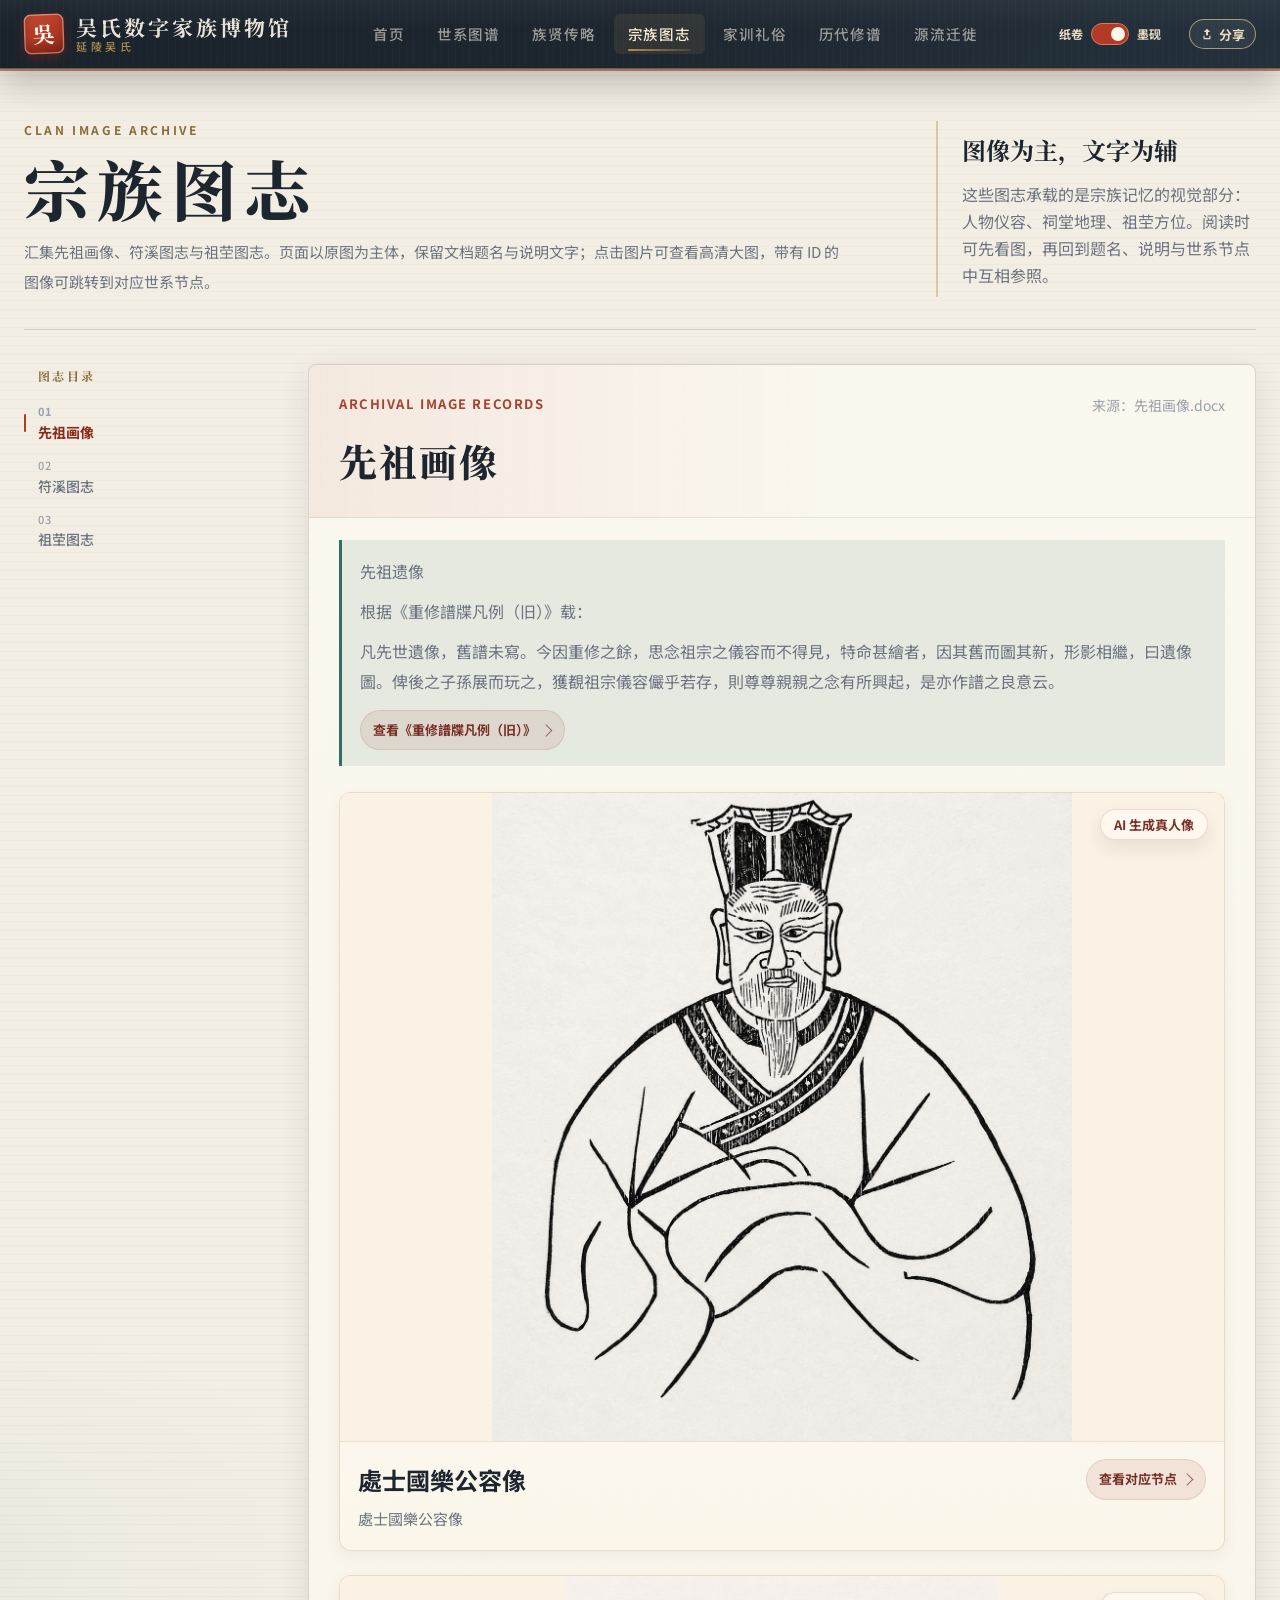
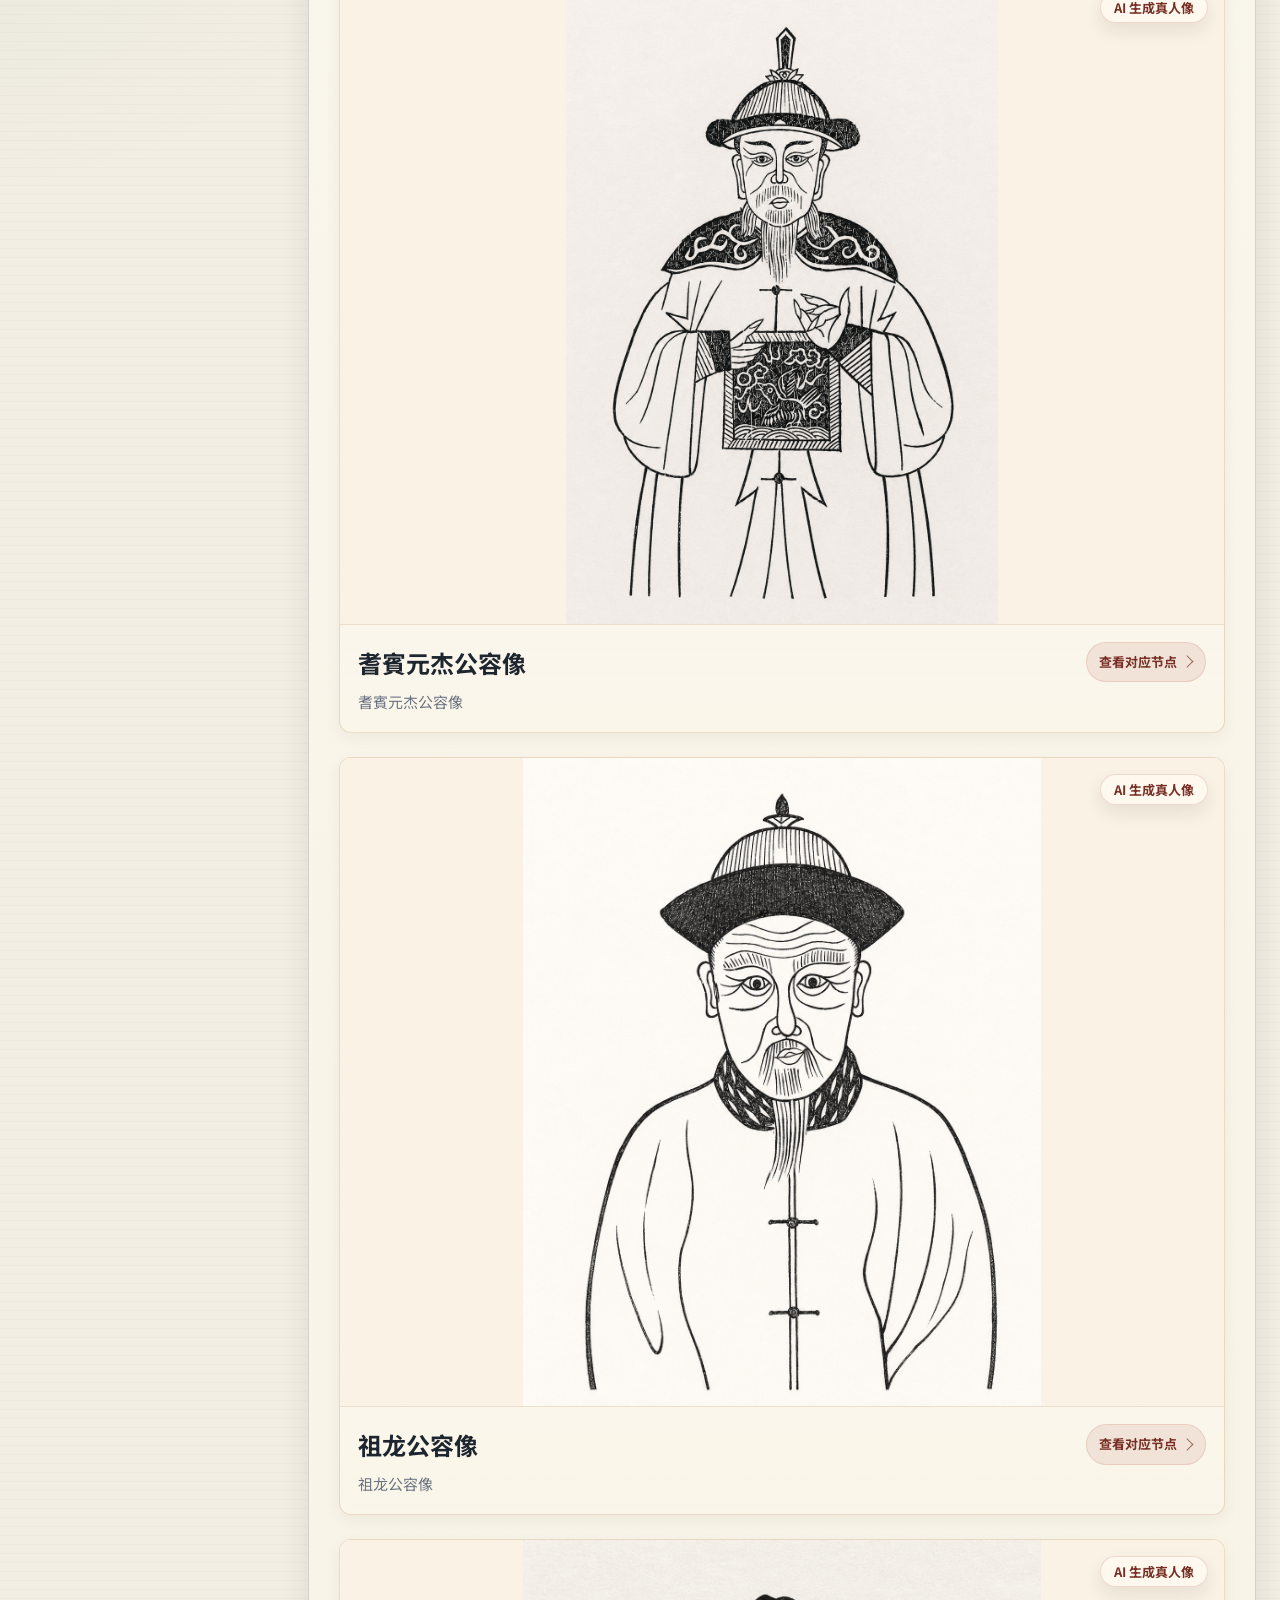
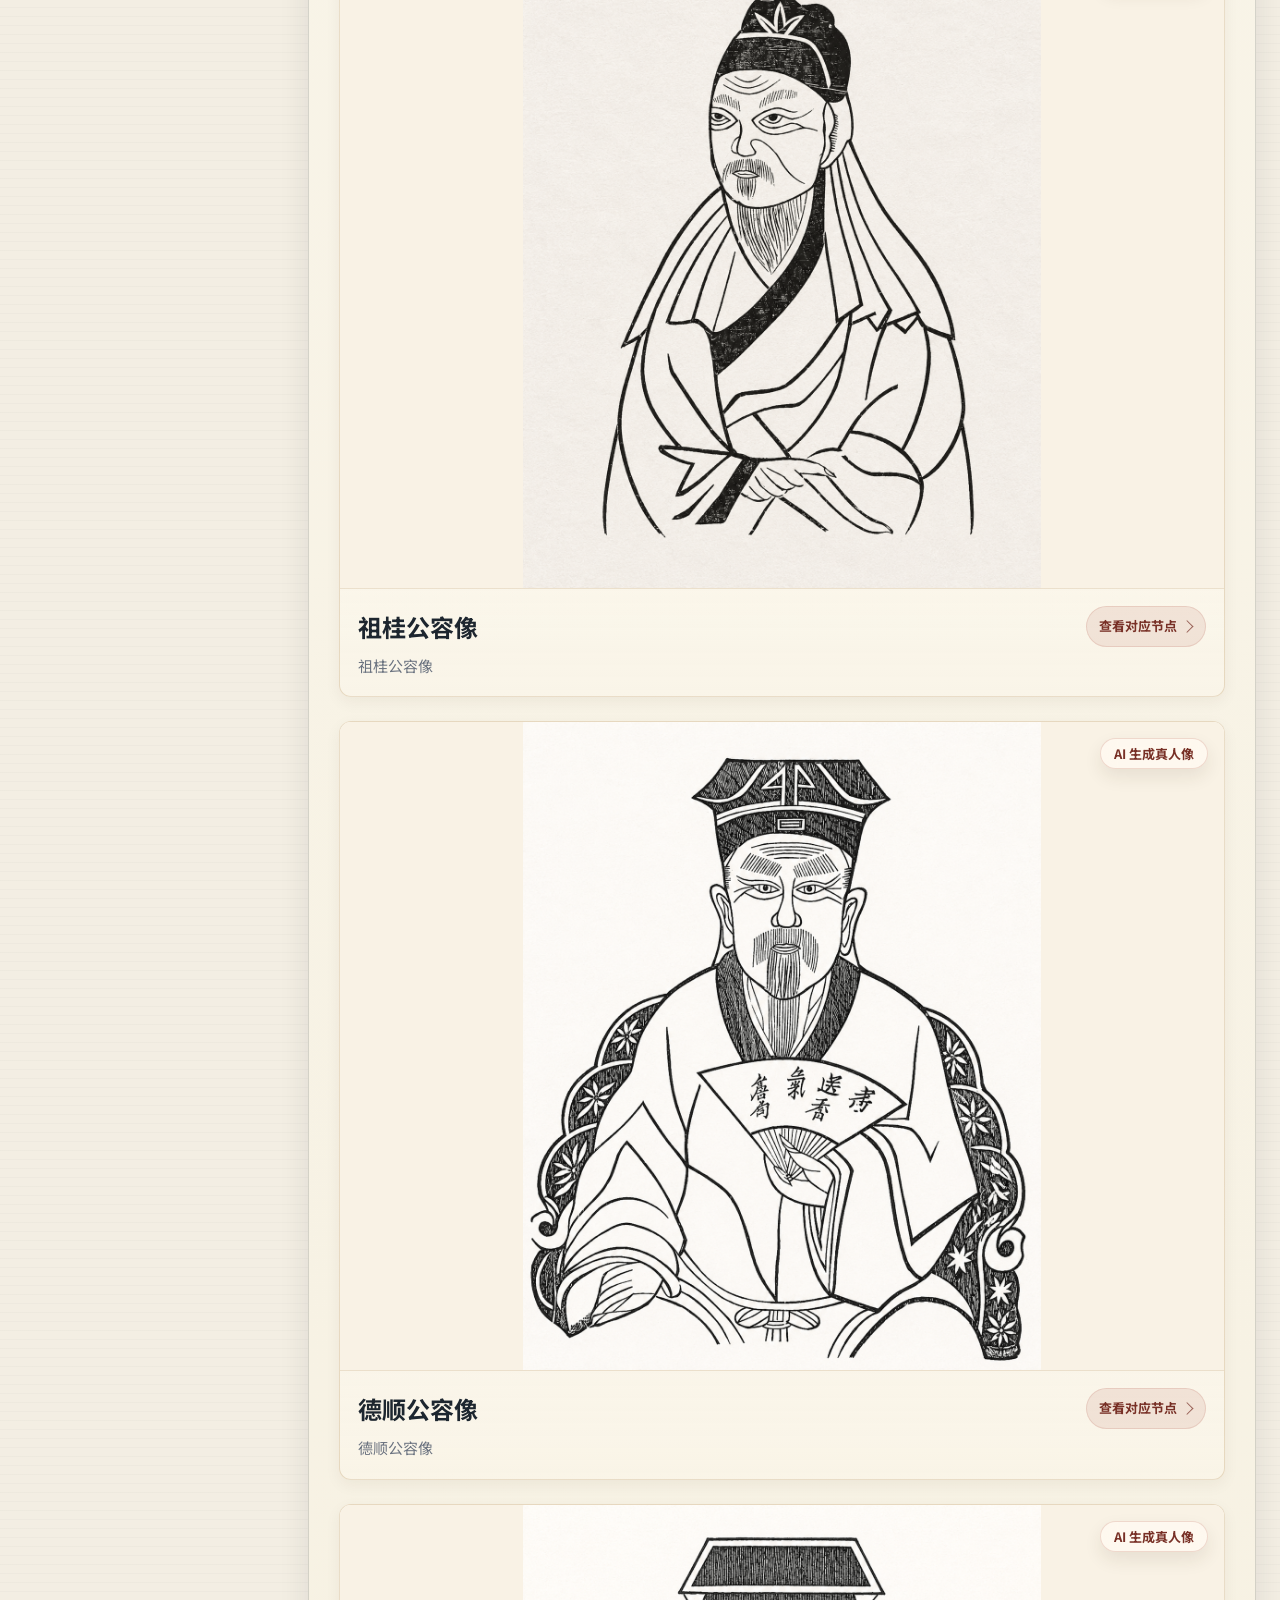
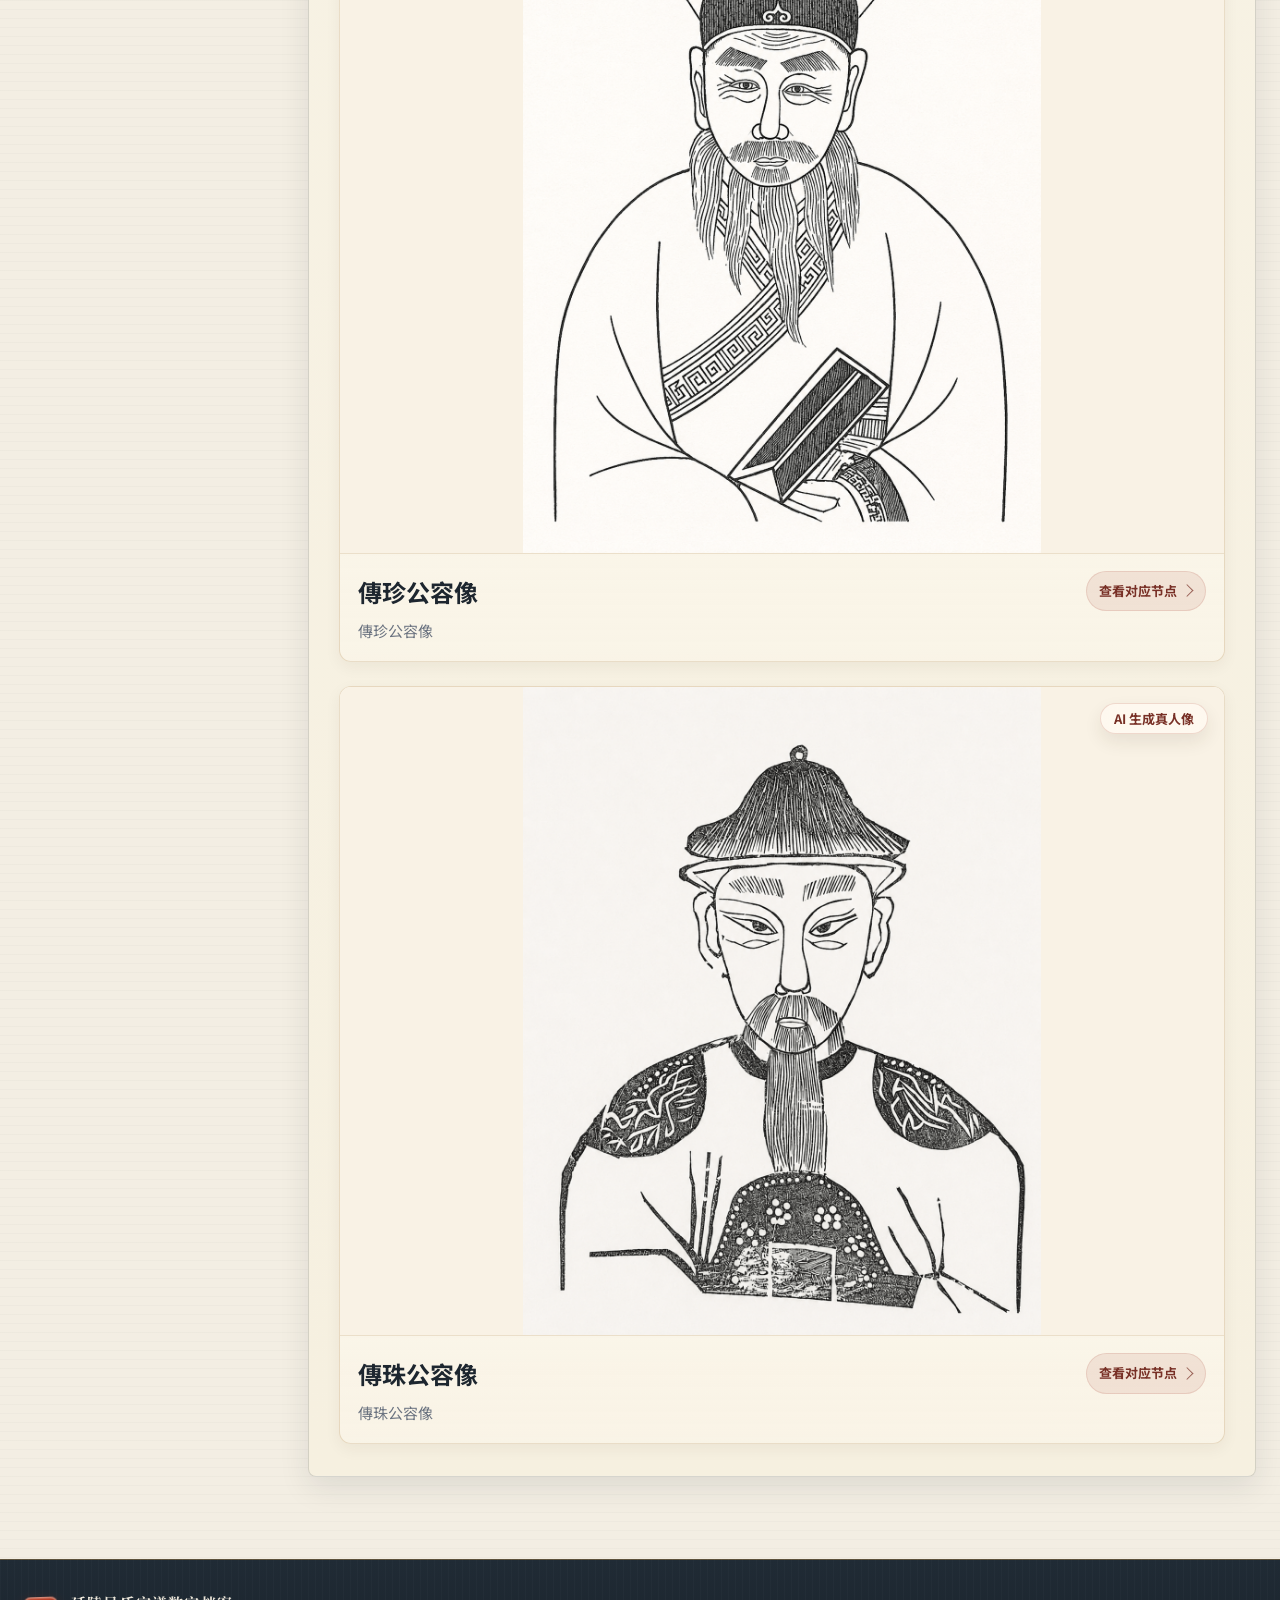
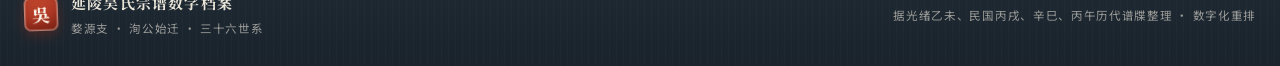
<file: ink-archive/image_archive.html>
<!doctype html>
<html lang="zh-CN">
<head>
  <base href="../" />
  <link rel="icon" href="assets/wu-genealogy-mark.svg?v=20260805" type="image/svg+xml" />
  <meta charset="utf-8">
  <meta name="viewport" content="width=device-width, initial-scale=1, viewport-fit=cover">
  <title>宗族图志｜延陵吴氏</title>
  <meta name="description" content="延陵吴氏婺源支宗族图志：先祖画像、符溪图志、祖莹墓图与排行诗卷影像档案。">
  <link rel="preconnect" href="https://fonts.googleapis.com">
  <link rel="preconnect" href="https://fonts.gstatic.com" crossorigin>
  <link href="https://fonts.googleapis.com/css2?family=Noto+Serif+SC:wght@500;600;700;800;900&family=Noto+Sans+SC:wght@400;500;700&display=swap" rel="stylesheet">
  <style>
    :root {
      --bg:#f1e6d4; --paper:#fbf6ea; --paper-strong:#fffaf0; --paper-2:#fffaf0; --ink:#241b14; --muted:#766d5f; --muted-2:#9b8f7d;
      --line-soft:#e4d7bd; --accent:#a64232; --accent-dark:#783026; --accent-2:#286a66; --jade:#286a66; --line:#e4d7bd; --copper:#b89461; --shadow:0 8px 24px rgba(60, 44, 24, .09); --shadow-soft:0 8px 24px rgba(60, 44, 24, .09); --radius:12px;
    }
    * { box-sizing:border-box; }
    html { scroll-behavior:smooth; }
    body { margin:0; color:var(--ink); font-family:"Microsoft YaHei", "PingFang SC", "Hiragino Sans GB", "Noto Sans CJK SC", "Source Han Sans SC", Arial, sans-serif; -webkit-font-smoothing:antialiased; text-rendering:optimizeLegibility; background:radial-gradient(circle at 12% 8%, rgba(166,66,50,.08), transparent 28%), radial-gradient(circle at 84% 12%, rgba(40,106,102,.08), transparent 30%), repeating-linear-gradient(0deg, rgba(80,59,33,.025) 0 1px, transparent 1px 8px), linear-gradient(135deg, #f4ead9 0%, var(--bg) 52%, #e8dac4 100%); min-height:100vh; }
    .site-header { position:sticky; top:0; z-index:20; border-top:4px solid #4b2a2d; border-bottom:1px solid rgba(209,190,156,.58); background:#fbf3e8; box-shadow:0 6px 16px rgba(60,44,24,.035); }
    .site-header-inner { display:flex; align-items:center; gap:32px; min-height:72px; padding:14px 34px 15px; }
    .site-brand { flex:0 0 auto; color:var(--accent-dark); font-weight:700; font-size:24px; letter-spacing:.03em; white-space:nowrap; }
    .site-nav { display:flex; flex-wrap:wrap; gap:14px; margin:0; padding:0; }
    .site-nav a,
    .site-nav button { appearance:none; position:relative; display:inline-flex; align-items:center; justify-content:center; min-height:38px; color:rgba(88,82,71,.86); text-decoration:none; padding:9px 15px; border:1px solid transparent; border-radius:999px; background:transparent; font:inherit; font-size:15px; font-weight:600; line-height:1; white-space:nowrap; letter-spacing:0; box-shadow:none; transition:color .18s ease, background .18s ease, border-color .18s ease; }
    .site-nav a:hover { border-color:transparent; color:var(--accent-dark); background:rgba(166,66,50,.06); }
    .site-nav a.active { border-color:transparent; color:var(--accent-dark); background:rgba(166,66,50,.10); }
    .site-nav button { cursor:default; opacity:.78; }
    main { width:min(1240px, calc(100% - 40px)); margin:0 auto; padding:34px 0 56px; }
    .hero { display:grid; grid-template-columns:minmax(0,1fr) 320px; gap:18px; align-items:stretch; margin-bottom:28px; padding:10px 0 24px; border-bottom:1px solid rgba(184,148,97,.28); }
    .archive-toc, .archive-section { border:1px solid rgba(184,148,97,.34); border-radius:12px; background:linear-gradient(180deg, rgba(255,253,247,.92), rgba(247,236,218,.76)), repeating-linear-gradient(90deg, rgba(116,88,48,.025) 0 1px, transparent 1px 7px), var(--paper-2); box-shadow:var(--shadow); }
    .hero-card { padding:0; background:transparent; border:0; box-shadow:none; }
    .hero-card h1 { margin:0 0 12px; color:var(--accent-dark); font-size:clamp(34px, 5vw, 58px); line-height:1.05; }
    .hero-card p:last-child { margin:0; color:var(--muted); line-height:1.8; font-size:16px; }
    .eyebrow { margin:0 0 12px; color:var(--accent); font-size:13px; font-weight:700; letter-spacing:.12em; }
    .hero-side { padding:4px 0 4px 18px; display:grid; align-content:center; border-left:3px solid rgba(166,66,50,.32); }
    .hero-side strong { display:block; color:var(--accent-dark); font-size:24px; }
    .hero-side span { color:var(--muted); margin-top:10px; line-height:1.7; }
    .archive-layout { display:grid; grid-template-columns:280px minmax(0,1fr); gap:18px; align-items:start; }
    .archive-toc { position:sticky; top:84px; padding:6px 0 6px 18px; border:0; border-left:1px solid rgba(184,148,97,.28); border-radius:0; background:transparent; box-shadow:none; }
    .toc-title { margin:0 0 16px; color:var(--muted-2); font-size:12px; font-weight:600; letter-spacing:.08em; }
    .toc-docs { display:grid; gap:2px; }
    .toc-doc { appearance:none; position:relative; width:100%; border:0; border-radius:6px; background:transparent; color:var(--muted); padding:7px 8px 7px 14px; text-align:left; font:inherit; font-size:13px; line-height:1.35; font-weight:600; cursor:pointer; }
    .toc-doc::before { content:""; position:absolute; left:2px; top:16px; width:5px; height:5px; border-radius:999px; background:rgba(184,148,97,.42); }
    .toc-doc span { display:block; margin-bottom:4px; min-width:0; color:var(--muted-2); font-size:11px; font-family:inherit; letter-spacing:.08em; }
    .toc-doc.active { color:var(--accent-dark); background:rgba(166,66,50,.045); box-shadow:none; }
    .toc-doc.active::before { background:var(--accent); box-shadow:0 0 0 3px rgba(166,66,50,.08); }
    .archive-section { display:none; overflow:hidden; }
    .archive-section.active { display:block; }
    .section-head { display:flex; justify-content:space-between; gap:18px; align-items:start; padding:28px 30px 22px; border-bottom:1px solid rgba(184,148,97,.24); }
    .section-head h2 { margin:0; color:var(--accent-dark); font-size:34px; }
    .section-head span { color:var(--muted-2); font-size:14px; white-space:nowrap; }
    .section-intro { margin:22px 30px 0; padding:16px 18px; border-left:3px solid rgba(40,106,102,.45); background:rgba(40,106,102,.045); color:var(--muted); line-height:1.85; }
    .section-intro p { margin:0 0 10px; }
    .section-intro p:last-child { margin-bottom:0; }
    .poem-intro { border-left-color:rgba(166,66,50,.46); background:rgba(166,66,50,.035); }
    .poem-group-title { margin:0 0 14px; color:var(--accent-dark); font-size:20px; font-weight:700; }
    .poem-grid { display:grid; grid-template-columns:repeat(5, minmax(0, 1fr)); gap:12px; }
    .poem-card { padding:13px 14px; border:1px solid rgba(184,148,97,.26); border-radius:10px; background:rgba(255,253,247,.55); }
    .poem-card h3 { margin:0 0 9px; color:var(--jade); font-size:16px; line-height:1.25; }
    .poem-card p { margin:0; color:var(--ink); line-height:1.85; font-size:14px; white-space:normal; }
    .source-link { display:inline-flex; align-items:center; gap:7px; margin-top:4px; color:var(--accent-dark); border:1px solid rgba(166,66,50,.14); border-radius:999px; background:rgba(166,66,50,.10); padding:7px 12px; font-size:13px; font-weight:700; text-decoration:none; }
    .source-link::after,
    .node-links a::after { content:""; flex:0 0 auto; width:8px; height:8px; border-top:1.4px solid currentColor; border-right:1.4px solid currentColor; opacity:.72; transform:rotate(45deg) translate(-1px, 1px); }
    .source-link:hover, .node-links a:hover { border-color:rgba(166,66,50,.22); color:var(--accent-dark); background:rgba(166,66,50,.14); }
    .image-grid { padding:26px 30px 32px; display:grid; gap:24px; }
    .image-card { border:1px solid rgba(184,148,97,.30); border-radius:12px; background:linear-gradient(180deg, rgba(255,253,247,.84), rgba(251,246,234,.60)); overflow:hidden; box-shadow:0 5px 16px rgba(60,44,24,.055); }
    .image-open { display:block; width:100%; padding:0; border:0; background:#f7f0e2; cursor:zoom-in; }
    .image-open img { display:block; width:100%; max-height:72vh; object-fit:contain; background:#f7f0e2; }
    .compare-view { --split:50%; position:relative; overflow:hidden; background:#f7f0e2; }
    .compare-view .image-open { position:relative; z-index:1; }
    .compare-view .image-open img { user-select:none; }
    .compare-ai { position:absolute; inset:0; z-index:2; width:100%; height:100%; object-fit:contain; object-position:center; background:#f7f0e2; opacity:0; pointer-events:none; clip-path:inset(0 0 0 var(--split)); transition:opacity .22s ease; user-select:none; }
    .compare-view.compare-active .compare-ai { opacity:1; }
    .ai-toggle { appearance:none; position:absolute; top:16px; right:16px; z-index:7; border:1px solid rgba(166,66,50,.18); border-radius:999px; background:rgba(255,250,240,.86); color:var(--accent-dark); padding:8px 13px; font:inherit; font-size:13px; font-weight:700; line-height:1; cursor:pointer; box-shadow:0 8px 18px rgba(60,44,24,.09); backdrop-filter:blur(8px); transition:background .18s ease, color .18s ease, border-color .18s ease; }
    .ai-toggle:hover,
    .ai-toggle[aria-pressed="true"] { background:rgba(166,66,50,.12); border-color:rgba(166,66,50,.30); color:var(--accent-dark); }
    .compare-range { position:absolute; inset:0; z-index:6; width:100%; height:100%; margin:0; opacity:0; cursor:ew-resize; display:none; touch-action:none; }
    .compare-view.compare-active .compare-range { display:block; }
    .compare-handle { position:absolute; top:0; bottom:0; left:var(--split); z-index:5; width:2px; display:none; transform:translateX(-50%); background:linear-gradient(180deg, transparent, rgba(166,66,50,.72) 10%, rgba(166,66,50,.72) 90%, transparent); pointer-events:none; }
    .compare-view.compare-active .compare-handle { display:block; }
    .compare-handle::before { content:""; position:absolute; top:50%; left:50%; width:44px; height:34px; transform:translate(-50%, -50%); border-radius:999px; background:rgba(120,48,38,.92); box-shadow:0 8px 22px rgba(60,44,24,.18); }
    .compare-handle::after { content:"‹  ›"; position:absolute; top:50%; left:50%; transform:translate(-50%, -54%); color:#fff7e8; font-size:20px; font-weight:700; letter-spacing:5px; white-space:nowrap; }
    .image-caption { display:flex; justify-content:space-between; gap:18px; padding:17px 18px; border-top:1px solid rgba(184,148,97,.22); align-items:start; }
    .image-caption h3 { margin:0 0 5px; font-size:22px; color:var(--ink); }
    .image-caption p { margin:0; color:var(--muted); font-size:14px; }
    .node-links { display:flex; flex-wrap:wrap; gap:8px; justify-content:flex-end; min-width:210px; }
    .node-links a { display:inline-flex; align-items:center; gap:7px; color:var(--accent-dark); border:1px solid rgba(166,66,50,.14); background:rgba(166,66,50,.10); border-radius:999px; padding:8px 12px; font-size:13px; font-weight:700; text-decoration:none; white-space:nowrap; }
    .image-notes { padding:0 18px 18px; color:var(--muted); line-height:1.85; font-size:15px; }
    .image-notes p { margin:10px 0 0; }
    .translation-note { margin-top:18px; padding-top:15px; border-top:1px solid rgba(184,148,97,.28); }
    .note-section h4,
    .translation-note h4 { margin:0 0 8px; color:var(--accent-dark); font-size:16px; }
    .lightbox { position:fixed; inset:0; z-index:100; display:none; background:rgba(37,31,24,.82); padding:22px; }
    .lightbox.active { display:grid; grid-template-rows:auto minmax(0,1fr); gap:14px; }
    .lightbox-bar { display:flex; justify-content:space-between; align-items:center; color:#fff7e8; }
    .lightbox-bar strong { font-size:18px; }
    .lightbox-close { appearance:none; border:1px solid rgba(255,247,232,.45); background:rgba(255,247,232,.1); color:#fff7e8; border-radius:10px; width:42px; height:42px; font-size:26px; cursor:pointer; }
    .lightbox img { max-width:100%; max-height:100%; margin:auto; object-fit:contain; box-shadow:0 18px 50px rgba(0,0,0,.38); }
    @media (min-width: 1280px) {
      main { width:min(1320px, calc(100% - 56px)); }
      .hero-card p:last-child, .section-intro, .image-notes { font-size:16px; line-height:1.88; }
      .toc-doc { font-size:14px; }
      .section-head h2 { font-size:38px; }
      .poem-card p { font-size:15.5px; line-height:1.9; }
      .image-caption h3 { font-size:24px; }
      .image-caption p { font-size:15px; }
    }
    @media (max-width: 900px) {
      .hero { grid-template-columns:1fr; }
      .hero-card h1 { font-size:34px; }
      .archive-layout { grid-template-columns:1fr; }
      .archive-toc { position:static; }
      .section-head { display:block; padding:22px; }
      .section-head span { display:block; margin-top:8px; }
      .poem-grid { grid-template-columns:1fr; }
      .image-grid { padding:18px; } .image-caption { display:block; } .node-links { justify-content:flex-start; margin-top:12px; min-width:0; }
      .image-open img { max-height:58vh; }
    }
    @media (max-width: 760px) {
      .site-header-inner { display:block; min-height:0; padding:9px 12px 10px; }
      .site-brand { display:block; margin:0 0 8px; font-size:15px; }
      .site-nav { flex-wrap:nowrap; gap:7px; overflow-x:auto; -webkit-overflow-scrolling:touch; }
      .site-nav a,
      .site-nav button { flex:0 0 auto; min-height:30px; padding:6px 10px; font-size:12px; }
      .site-nav::-webkit-scrollbar { display:none; }
      main { width:min(100% - 24px, 1240px); padding:18px 0 34px; }
      .hero { padding:0 0 18px; }
      .hero-card p:last-child { font-size:15px; line-height:1.72; }
      .hero-side { padding:14px 0 0; border-left:0; border-top:1px solid rgba(184,148,97,.24); }
      .archive-toc { padding:6px 0 6px 14px; }
      .image-caption h3 { font-size:20px; }
      .ai-toggle { top:12px; right:12px; padding:7px 11px; font-size:12px; }
      .compare-handle::before { width:40px; height:32px; }
    }
  </style>
  <link rel="stylesheet" href="ink-archive/assets/archive-redesign.css?v=20260813-light-toc" />
  <script defer src="assets/site-tools.js?v=20261004-events"></script>
  <script defer src="assets/ink-archive-bridge.js?v=20260929-mobile-audit"></script>
  <link rel="stylesheet" href="assets/image-preview.css?v=20260929-mobile-audit" />
  <script defer src="assets/image-preview.js?v=20260929-mobile-audit"></script>
</head>
<body class="archive-page page-images">
  <header class="site-header">
    <div class="site-header-inner">
      <a class="site-brand" href="ink-archive/index.html" aria-label="吴氏数字家族博物馆首页">
        <span class="brand-seal">吳</span>
        <span class="brand-copy"><strong>吴氏数字家族博物馆</strong><small>延陵吴氏</small></span>
      </a>
      <nav class="site-nav" aria-label="站点一级目录"><a class="nav-link" href="ink-archive/index.html">首页</a><a class="nav-link" href="ink-archive/tree.html">世系图谱</a><a class="nav-link" href="ink-archive/biographies.html">族贤传略</a><a class="nav-link active" href="ink-archive/image_archive.html" aria-current="page">宗族图志</a><a class="nav-link" href="ink-archive/family_customs.html">家训礼俗</a><a class="nav-link" href="ink-archive/revisions.html">历代修谱</a><a class="nav-link" href="ink-archive/source_migration.html">源流迁徙</a></nav>
    </div>
  </header>
  <main>
    <section class="hero">
      <div class="hero-card"><p class="eyebrow">CLAN IMAGE ARCHIVE</p><h1>宗族图志</h1><p>汇集先祖画像、符溪图志与祖茔图志。页面以原图为主体，保留文档题名与说明文字；点击图片可查看高清大图，带有 ID 的图像可跳转到对应世系节点。</p></div>
      <aside class="hero-card hero-side"><strong>图像为主，文字为辅</strong><span>这些图志承载的是宗族记忆的视觉部分：人物仪容、祠堂地理、祖茔方位。阅读时可先看图，再回到题名、说明与世系节点中互相参照。</span></aside>
    </section>
    <section class="archive-layout">
      <aside class="archive-toc" aria-label="宗族图志目录"><h2 class="toc-title">图志目录</h2><div class="toc-docs"><button class="toc-doc active" type="button" data-target="ancestors"><span>01</span>先祖画像</button><button class="toc-doc " type="button" data-target="fuxi"><span>02</span>符溪图志</button><button class="toc-doc " type="button" data-target="tombs"><span>03</span>祖茔图志</button></div></aside>
      <div class="archive-content">
      <section class="archive-section active" id="ancestors" data-section="ancestors">
        <div class="section-head">
          <div>
            <p class="eyebrow">ARCHIVAL IMAGE RECORDS</p>
            <h2>先祖画像</h2>
          </div>
          <span>来源：先祖画像.docx</span>
        </div>
        <div class="section-intro"><p>先祖遗像</p><p>根据《重修譜牒凡例（旧）》载：</p><p>凡先世遺像，舊譜未寫。今因重修之餘，思念祖宗之儀容而不得見，特命甚繪者，因其舊而圖其新，形影相繼，曰遺像圖。俾後之子孫展而玩之，獲覩祖宗儀容儼乎若存，則尊尊親親之念有所興起，是亦作譜之良意云。</p><a class="source-link" href="ink-archive/revisions.html#guangxu-1895-3" target="_blank" rel="noopener">查看《重修譜牒凡例（旧）》</a></div>
        <div class="image-grid">
          <article class="image-card">
            <button class="image-open" type="button" data-src="assets/image_archive/ancestors_01.png" data-title="處士國樂公容像" aria-label="查看高清大图：處士國樂公容像">
              <img src="assets/image_archive/ancestors_01.png" alt="處士國樂公容像" loading="lazy">
            </button>
            <div class="image-caption">
              <div>
                <h3>處士國樂公容像</h3>
                <p>處士國樂公容像</p>
              </div>
              <div class="node-links"><a href="ink-archive/tree.html?person=G21-008" target="_blank" rel="noopener">查看对应节点</a></div>
            </div>

          </article>
          <article class="image-card">
            <button class="image-open" type="button" data-src="assets/image_archive/ancestors_02.png" data-title="耆賓元杰公容像" aria-label="查看高清大图：耆賓元杰公容像">
              <img src="assets/image_archive/ancestors_02.png" alt="耆賓元杰公容像" loading="lazy">
            </button>
            <div class="image-caption">
              <div>
                <h3>耆賓元杰公容像</h3>
                <p>耆賓元杰公容像</p>
              </div>
              <div class="node-links"><a href="ink-archive/tree.html?person=G26-005" target="_blank" rel="noopener">查看对应节点</a></div>
            </div>

          </article>
          <article class="image-card">
            <button class="image-open" type="button" data-src="assets/image_archive/ancestors_06.png" data-title="祖龙公容像" aria-label="查看高清大图：祖龙公容像">
              <img src="assets/image_archive/ancestors_06.png" alt="祖龙公容像" loading="lazy">
            </button>
            <div class="image-caption">
              <div>
                <h3>祖龙公容像</h3>
                <p>祖龙公容像</p>
              </div>
              <div class="node-links"><a href="ink-archive/tree.html?person=G26-011" target="_blank" rel="noopener">查看对应节点</a></div>
            </div>

          </article>
          <article class="image-card">
            <button class="image-open" type="button" data-src="assets/image_archive/ancestors_07.png" data-title="祖桂公容像" aria-label="查看高清大图：祖桂公容像">
              <img src="assets/image_archive/ancestors_07.png" alt="祖桂公容像" loading="lazy">
            </button>
            <div class="image-caption">
              <div>
                <h3>祖桂公容像</h3>
                <p>祖桂公容像</p>
              </div>
              <div class="node-links"><a href="ink-archive/tree.html?person=G26-015" target="_blank" rel="noopener">查看对应节点</a></div>
            </div>

          </article>
          <article class="image-card">
            <button class="image-open" type="button" data-src="assets/image_archive/ancestors_03.png" data-title="德顺公容像" aria-label="查看高清大图：德顺公容像">
              <img src="assets/image_archive/ancestors_03.png" alt="德顺公容像" loading="lazy">
            </button>
            <div class="image-caption">
              <div>
                <h3>德顺公容像</h3>
                <p>德顺公容像</p>
              </div>
              <div class="node-links"><a href="ink-archive/tree.html?person=G27-009" target="_blank" rel="noopener">查看对应节点</a></div>
            </div>

          </article>
          <article class="image-card">
            <button class="image-open" type="button" data-src="assets/image_archive/ancestors_04.png" data-title="傳珍公容像" aria-label="查看高清大图：傳珍公容像">
              <img src="assets/image_archive/ancestors_04.png" alt="傳珍公容像" loading="lazy">
            </button>
            <div class="image-caption">
              <div>
                <h3>傳珍公容像</h3>
                <p>傳珍公容像</p>
              </div>
              <div class="node-links"><a href="ink-archive/tree.html?person=G28-010" target="_blank" rel="noopener">查看对应节点</a></div>
            </div>

          </article>
          <article class="image-card">
            <button class="image-open" type="button" data-src="assets/image_archive/ancestors_05.png" data-title="傳珠公容像" aria-label="查看高清大图：傳珠公容像">
              <img src="assets/image_archive/ancestors_05.png" alt="傳珠公容像" loading="lazy">
            </button>
            <div class="image-caption">
              <div>
                <h3>傳珠公容像</h3>
                <p>傳珠公容像</p>
              </div>
              <div class="node-links"><a href="ink-archive/tree.html?person=G28-011" target="_blank" rel="noopener">查看对应节点</a></div>
            </div>

          </article></div>
      </section>
      <section class="archive-section " id="fuxi" data-section="fuxi">
        <div class="section-head">
          <div>
            <p class="eyebrow">ARCHIVAL IMAGE RECORDS</p>
            <h2>符溪图志</h2>
          </div>
          <span>来源：符溪图志.docx</span>
        </div>
        <div class="section-intro poem-intro">
          <h3 class="poem-group-title">符溪基詩</h3>
          <div class="poem-grid">
            <article class="poem-card">
              <h3>《牛墩牧笛》</h3>
              <p>不釣長江不讀書<br>晨昏牛坂效騎驢<br>樵風沐雨橫牛背<br>萬斛塵寰弄笛舒</p>
            </article>
            <article class="poem-card">
              <h3>《池塘清流》</h3>
              <p>一泓清塘淵符溪<br>水前牛墩月滿堤<br>晝夜長流原不舍<br>如斯即道會心稽</p>
            </article>
            <article class="poem-card">
              <h3>《毬場娛客》</h3>
              <p>登台石砌築毬場<br>好待賓客恣徜徉<br>寄語遊人舒放曠<br>莫為沉醉打毬郎</p>
            </article>
            <article class="poem-card">
              <h3>《丹桂園》</h3>
              <p>須信家風慶有餘<br>玉山瑤水麗仙居<br>兒孫滿目丹桂秀<br>百尺樓中萬卷書</p>
            </article>
            <article class="poem-card">
              <h3>《竹林護》</h3>
              <p>茂林修竹地<br>君此護宅新<br>疑是羲皇世<br>都無京洛塵<br>紛華誰與語<br>虛白自為鄉<br>應笑五陵道<br>驅乜車馬人</p>
            </article>
          </div>
        </div>
        <div class="image-grid">
          <article class="image-card">
            <button class="image-open" type="button" data-src="assets/image_archive/fuxi_01.png" data-title="符溪祠图" aria-label="查看高清大图：符溪祠图">
              <img src="assets/image_archive/fuxi_01.png" alt="符溪祠图" loading="lazy">
            </button>
            <div class="image-caption">
              <div>
                <h3>符溪祠图</h3>
                <p>符溪祠图</p>
              </div>

            </div>

          </article>
          <article class="image-card">
            <button class="image-open" type="button" data-src="assets/image_archive/fuxi_02.png" data-title="宗祠地理绘图" aria-label="查看高清大图：宗祠地理绘图">
              <img src="assets/image_archive/fuxi_02.png" alt="宗祠地理绘图" loading="lazy">
            </button>
            <div class="image-caption">
              <div>
                <h3>宗祠地理绘图</h3>
                <p>宗祠地理绘图</p>
              </div>

            </div>

          </article>
        </div>
      </section>
      <section class="archive-section " id="tombs" data-section="tombs">
        <div class="section-head">
          <div>
            <p class="eyebrow">ARCHIVAL IMAGE RECORDS</p>
            <h2>祖茔图志</h2>
          </div>
          <span>来源：祖茔图志.docx</span>
        </div>
        <div class="image-grid">
          <article class="image-card">
            <button class="image-open" type="button" data-src="assets/image_archive/tombs_01.png" data-title="昌祥公墓图" aria-label="查看高清大图：昌祥公墓图">
              <img src="assets/image_archive/tombs_01.png" alt="昌祥公墓图" loading="lazy">
            </button>
            <div class="image-caption">
              <div>
                <h3>昌祥公墓图</h3>
                <p>昌祥公墓图</p>
              </div>
              <div class="node-links"><a href="ink-archive/tree.html?person=G25-004" target="_blank" rel="noopener">查看对应节点</a></div>
            </div>

          </article>
          <article class="image-card">
            <button class="image-open" type="button" data-src="assets/image_archive/tombs_07.png" data-title="昌良公墓图" aria-label="查看高清大图：昌良公墓图">
              <img src="assets/image_archive/tombs_07.png" alt="昌良公墓图" loading="lazy">
            </button>
            <div class="image-caption">
              <div>
                <h3>昌良公墓图</h3>
                <p>昌良公墓图</p>
              </div>
              <div class="node-links"><a href="ink-archive/tree.html?person=G25-008" target="_blank" rel="noopener">查看对应节点</a></div>
            </div>

          </article>
          <article class="image-card">
            <button class="image-open" type="button" data-src="assets/image_archive/tombs_02.png" data-title="元杰公墓图" aria-label="查看高清大图：元杰公墓图">
              <img src="assets/image_archive/tombs_02.png" alt="元杰公墓图" loading="lazy">
            </button>
            <div class="image-caption">
              <div>
                <h3>元杰公墓图</h3>
                <p>元杰公墓图</p>
              </div>
              <div class="node-links"><a href="ink-archive/tree.html?person=G26-005" target="_blank" rel="noopener">查看对应节点</a></div>
            </div>

          </article>
          <article class="image-card">
            <button class="image-open" type="button" data-src="assets/image_archive/tombs_08.png" data-title="德汉公墓图" aria-label="查看高清大图：德汉公墓图">
              <img src="assets/image_archive/tombs_08.png" alt="德汉公墓图" loading="lazy">
            </button>
            <div class="image-caption">
              <div>
                <h3>德汉公墓图</h3>
                <p>德汉公墓图</p>
              </div>
              <div class="node-links"><a href="ink-archive/tree.html?person=G27-019" target="_blank" rel="noopener">查看对应节点</a></div>
            </div>

          </article>
          <article class="image-card">
            <button class="image-open" type="button" data-src="assets/image_archive/tombs_03.png" data-title="振臣公墓图" aria-label="查看高清大图：振臣公墓图">
              <img src="assets/image_archive/tombs_03.png" alt="振臣公墓图" loading="lazy">
            </button>
            <div class="image-caption">
              <div>
                <h3>振臣公墓图</h3>
                <p>振臣公墓图</p>
              </div>
              <div class="node-links"><a href="ink-archive/tree.html?person=G29-009" target="_blank" rel="noopener">查看对应节点</a></div>
            </div>

          </article>
          <article class="image-card">
            <button class="image-open" type="button" data-src="assets/image_archive/tombs_04.png" data-title="振兴公墓图" aria-label="查看高清大图：振兴公墓图">
              <img src="assets/image_archive/tombs_04.png" alt="振兴公墓图" loading="lazy">
            </button>
            <div class="image-caption">
              <div>
                <h3>振兴公墓图</h3>
                <p>振兴公墓图</p>
              </div>
              <div class="node-links"><a href="ink-archive/tree.html?person=G29-010" target="_blank" rel="noopener">查看对应节点</a></div>
            </div>

          </article>
          <article class="image-card">
            <button class="image-open" type="button" data-src="assets/image_archive/tombs_05.png" data-title="振荣公墓图" aria-label="查看高清大图：振荣公墓图">
              <img src="assets/image_archive/tombs_05.png" alt="振荣公墓图" loading="lazy">
            </button>
            <div class="image-caption">
              <div>
                <h3>振荣公墓图</h3>
                <p>振荣公墓图</p>
              </div>
              <div class="node-links"><a href="ink-archive/tree.html?person=G29-011" target="_blank" rel="noopener">查看对应节点</a></div>
            </div>

          </article>
          <article class="image-card">
            <button class="image-open" type="button" data-src="assets/image_archive/tombs_11.png" data-title="遠元公墓图" aria-label="查看高清大图：遠元公墓图">
              <img src="assets/image_archive/tombs_11.png" alt="遠元公墓图" loading="lazy">
            </button>
            <div class="image-caption">
              <div>
                <h3>遠元公墓图</h3>
                <p>遠元公墓图</p>
              </div>
              <div class="node-links"><a href="ink-archive/tree.html?person=G30-006" target="_blank" rel="noopener">查看对应节点</a></div>
            </div>

          </article>
          <article class="image-card">
            <button class="image-open" type="button" data-src="assets/image_archive/tombs_10.png" data-title="遠旺公墓图" aria-label="查看高清大图：遠旺公墓图">
              <img src="assets/image_archive/tombs_10.png" alt="遠旺公墓图" loading="lazy">
            </button>
            <div class="image-caption">
              <div>
                <h3>遠旺公墓图</h3>
                <p>遠旺公墓图</p>
              </div>
              <div class="node-links"><a href="ink-archive/tree.html?person=G30-025" target="_blank" rel="noopener">查看对应节点</a></div>
            </div>

          </article>
          <article class="image-card">
            <button class="image-open" type="button" data-src="assets/image_archive/tombs_09.png" data-title="遠榮公墓图" aria-label="查看高清大图：遠榮公墓图">
              <img src="assets/image_archive/tombs_09.png" alt="遠榮公墓图" loading="lazy">
            </button>
            <div class="image-caption">
              <div>
                <h3>遠榮公墓图</h3>
                <p>遠榮公墓图</p>
              </div>
              <div class="node-links"><a href="ink-archive/tree.html?person=G30-029" target="_blank" rel="noopener">查看对应节点</a></div>
            </div>

          </article>
          <article class="image-card">
            <button class="image-open" type="button" data-src="assets/image_archive/tombs_06.png" data-title="書有公墓图" aria-label="查看高清大图：書有公墓图">
              <img src="assets/image_archive/tombs_06.png" alt="書有公墓图" loading="lazy">
            </button>
            <div class="image-caption">
              <div>
                <h3>書有公墓图</h3>
                <p>書有公墓图</p>
              </div>
              <div class="node-links"><a href="ink-archive/tree.html?person=G32-001" target="_blank" rel="noopener">查看对应节点</a></div>
            </div>
            <div class="image-notes"><div class="note-section"><h4>原文</h4><p>上系先伯書有吳公之墓圖也。先伯性和謙，少疾言厲色，昆仲間尤怡怡可風。壯年娶妻，因意見枘鑿，遂令大歸，嗣不續。雖親友頻勸，皆婉辭卻之。視三侄猶同子女，教養備至。數十年同堂共炊，從無間言。</p><p>壽踰七旬，易簀時，豐曾以承繼事請，祇點首而已。繼囑云：「汝侄輩永久不忘我，墓田何須承繼？」云已，言猶在耳，事難忘心。謹撰事實，以誌于墓圖之左，俾子孫皆有所矜式耳。</p><p>胞侄裕豐謹誌。</p></div><div class="translation-note"><h4>白话文翻译</h4><p>上边所画的，是先伯为有吴公所作的墓地图。</p><p>先伯性情温和谦逊，很少对人声色严厉。在兄弟之间，他尤其和睦友爱，足以成为众人的榜样。年轻时，他曾娶妻成家，后来因夫妻意见不合、彼此难以相处，便让妻子返回娘家，此后也没有再续娶，因此未能留下子嗣。</p><p>亲友们虽然多次劝他重新成家或安排继嗣，他都婉言拒绝了。他把三个侄子看作自己的亲生儿女，对他们的教育和抚养十分周到。几十年来，大家同住一堂、共同生活，彼此之间从来没有说过不和睦的话。</p><p>先伯活到七十多岁。临终之时，我曾就立嗣继承之事向他请示，他只是点了点头。随后又嘱咐说：</p><p>“只要你们这些侄辈永远不忘记我，我的墓地、祭田又何必一定要另立继承人呢？”</p><p>他说过的这些话，至今仿佛仍在耳边回响；这件事也一直深深留在我的心中，难以忘怀。</p><p>因此，我谨将先伯一生的实际事迹记录下来，写在墓图的左边，使后世子孙都能有所效法，并以他的品行为榜样。</p><p>亲侄裕丰谨慎敬录。</p></div></div>
          </article>
        </div>
      </section></div>
    </section>
  </main>
  <footer class="site-footer">
    <div class="footer-inner">
      <div class="footer-brand">
        <span class="brand-seal small">吳</span>
        <div><strong>延陵吴氏宗谱数字档案</strong><p>婺源支 · 洵公始迁 · 三十六世系</p></div>
      </div>
      <p class="footer-note">据光绪乙未、民国丙戌、辛巳、丙午历代谱牒整理 · 数字化重排</p>
    </div>
  </footer>
  <dialog class="lightbox image-preview" role="dialog" aria-modal="true" aria-label="高清大图预览"><div class="lightbox-bar"><strong></strong><button class="lightbox-close" type="button" aria-label="关闭">×</button></div><img alt=""></dialog>
  <script>
    const tocItems = Array.from(document.querySelectorAll('.toc-doc'));
    const sections = Array.from(document.querySelectorAll('.archive-section'));
    function activateSection(target, pushHash = true) {
      if (!sections.some(section => section.dataset.section === target)) return;
      tocItems.forEach(item => item.classList.toggle('active', item.dataset.target === target));
      sections.forEach(section => section.classList.toggle('active', section.dataset.section === target));
      if (pushHash && location.hash !== '#' + target) history.pushState(null, '', '#' + target);
      const active = sections.find(section => section.dataset.section === target);
      if (active) active.scrollIntoView({ behavior: 'smooth', block: 'start' });
    }
    tocItems.forEach(item => item.addEventListener('click', () => activateSection(item.dataset.target)));
    function sectionFromLocation() {
      try { return decodeURIComponent(location.hash.slice(1)) || tocItems[0].dataset.target; }
      catch { return tocItems[0].dataset.target; }
    }
    if (location.hash) activateSection(sectionFromLocation(), false);
    window.addEventListener('popstate', () => activateSection(sectionFromLocation(), false));
    const aiPortraits = {
      '處士國樂公容像': 'assets/image_archive/ai_ancestors/guole.png',
      '耆賓元杰公容像': 'assets/image_archive/ai_ancestors/yuanjie.png',
      '祖龙公容像': 'assets/image_archive/ai_ancestors/zulong.png',
      '祖桂公容像': 'assets/image_archive/ai_ancestors/zugui.png',
      '德顺公容像': 'assets/image_archive/ai_ancestors/deshun.png',
      '傳珍公容像': 'assets/image_archive/ai_ancestors/chuanzhen.png',
      '傳珠公容像': 'assets/image_archive/ai_ancestors/chuanzhu.png'
    };
    document.querySelectorAll('.image-open').forEach(button => {
      const aiSrc = aiPortraits[button.dataset.title || ''];
      if (!aiSrc || !button.parentElement) return;
      const compare = document.createElement('div');
      compare.className = 'compare-view';
      compare.style.setProperty('--split', '50%');
      button.parentElement.insertBefore(compare, button);
      compare.appendChild(button);

      const aiImage = document.createElement('img');
      aiImage.className = 'compare-ai';
      aiImage.src = aiSrc;
      aiImage.alt = `${button.dataset.title || '先祖画像'} AI 生成真人像`;
      aiImage.loading = 'lazy';
      compare.appendChild(aiImage);

      const toggle = document.createElement('button');
      toggle.className = 'ai-toggle';
      toggle.type = 'button';
      toggle.textContent = 'AI 生成真人像';
      toggle.setAttribute('aria-pressed', 'false');
      compare.appendChild(toggle);

      const range = document.createElement('input');
      range.className = 'compare-range';
      range.type = 'range';
      range.min = '0';
      range.max = '100';
      range.value = '50';
      range.setAttribute('aria-label', '拖动对比画像和 AI 生成真人像');
      compare.appendChild(range);

      const handle = document.createElement('div');
      handle.className = 'compare-handle';
      compare.appendChild(handle);

      const setSplit = value => {
        const next = Math.max(0, Math.min(100, Number(value) || 0));
        compare.style.setProperty('--split', `${next}%`);
        range.value = String(next);
      };
      toggle.addEventListener('click', event => {
        event.stopPropagation();
        const active = !compare.classList.contains('compare-active');
        compare.classList.toggle('compare-active', active);
        toggle.setAttribute('aria-pressed', String(active));
        setSplit(range.value);
      });
      range.addEventListener('input', () => setSplit(range.value));
      range.addEventListener('click', event => event.stopPropagation());
      range.addEventListener('pointerdown', event => event.stopPropagation());
    });

  </script>
</body>
</html>
</file>
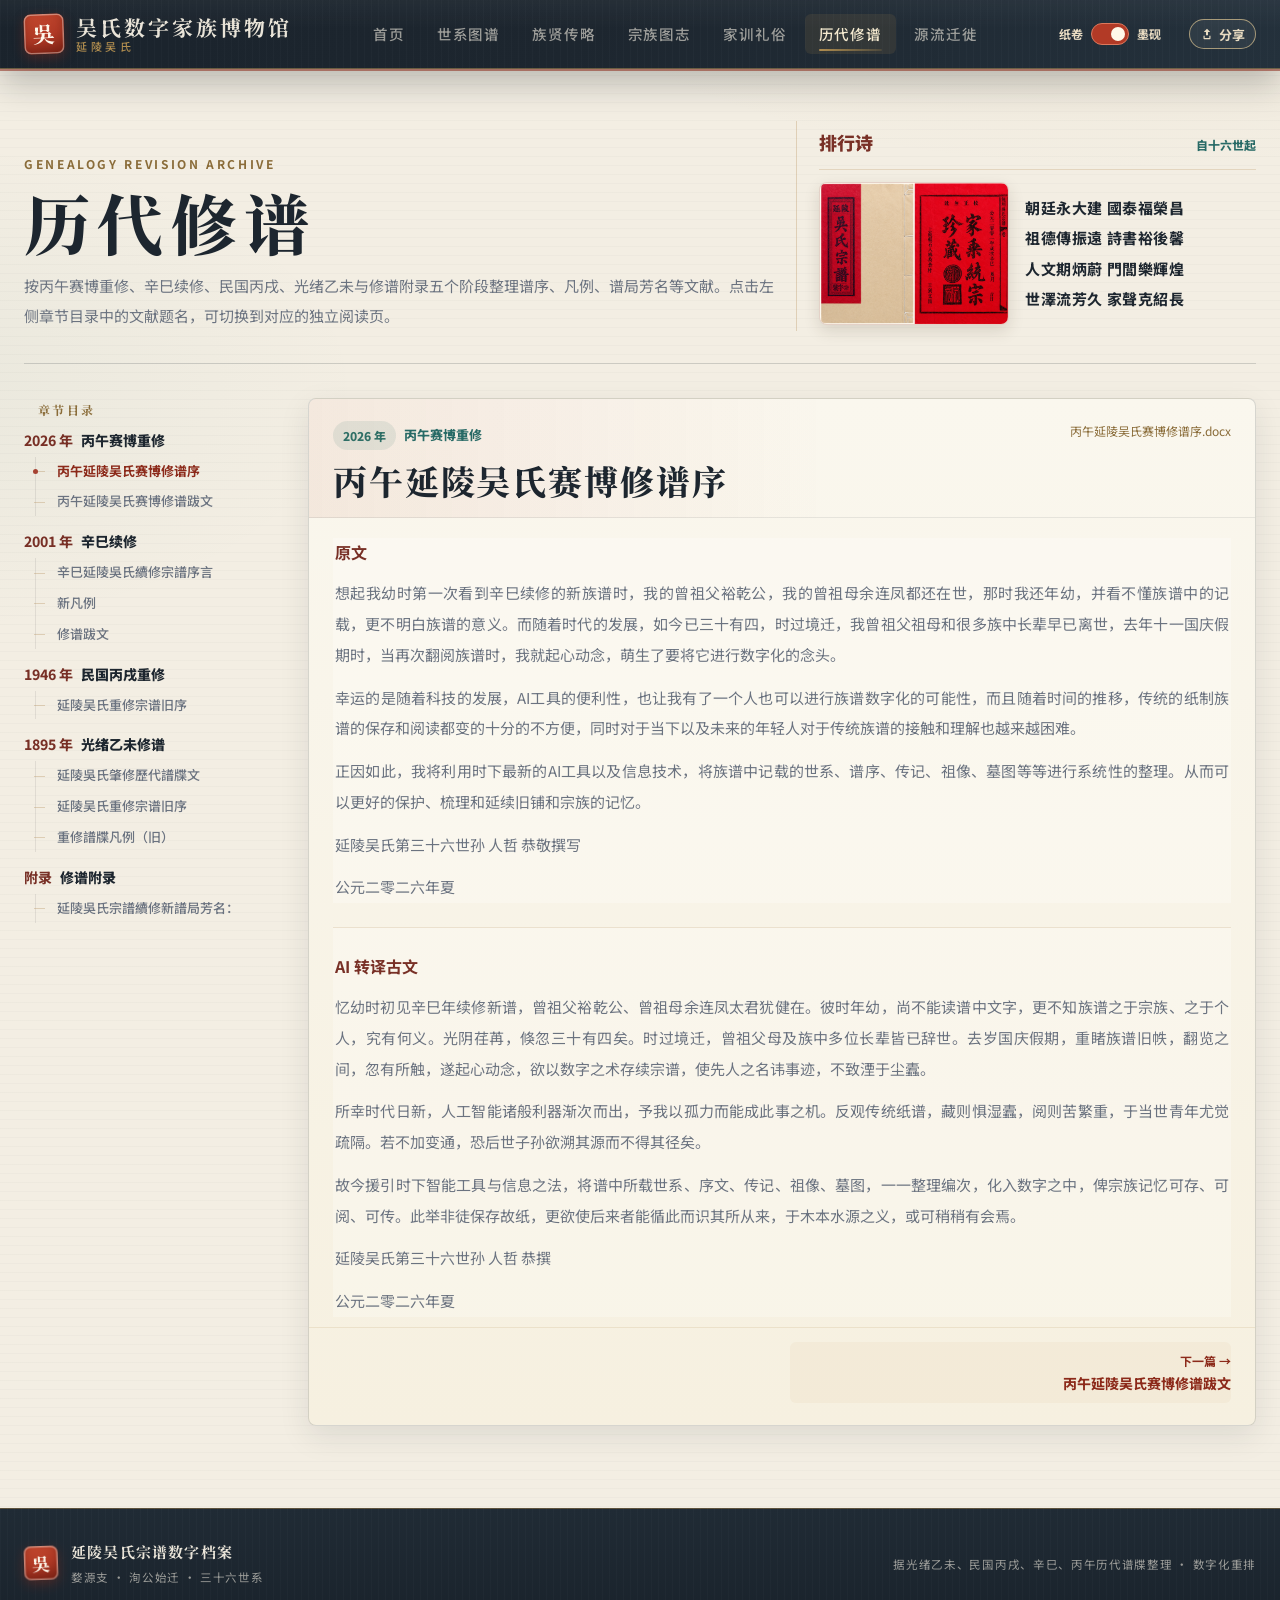
<file: ink-archive/revisions.html>
<!doctype html>
<html lang="zh-CN">
<head>
  <base href="../" />
  <link rel="icon" href="assets/wu-genealogy-mark.svg?v=20260805" type="image/svg+xml" />
  <meta charset="utf-8" />
  <meta name="viewport" content="width=device-width, initial-scale=1, viewport-fit=cover" />
  <title>历代修谱｜延陵吴氏</title>
  <meta name="description" content="延陵吴氏婺源支历代修谱档案：光绪乙未、民国丙戌、辛巳与丙午四次修谱序跋凡例。" />
  <link rel="preconnect" href="https://fonts.googleapis.com" />
  <link rel="preconnect" href="https://fonts.gstatic.com" crossorigin />
  <link href="https://fonts.googleapis.com/css2?family=Noto+Serif+SC:wght@500;600;700;800;900&family=Noto+Sans+SC:wght@400;500;700&display=swap" rel="stylesheet" />
  <style>
    :root {
      --bg: #f1e6d4;
      --paper: #fbf6ea;
      --paper-strong: #fffaf0;
      --ink: #241b14;
      --muted: #766d5f;
      --muted-2: #9b8f7d;
      --line-soft: #e4d7bd;
      --accent: #a64232;
      --accent-dark: #783026;
      --accent-2: #286a66;
      --copper: #b89461;
      --shadow-soft: 0 8px 24px rgba(60, 44, 24, 0.09);
      --radius: 12px;
    }
    * { box-sizing: border-box; }
    html { scroll-behavior: smooth; }
    body {
      margin: 0;
      font-family: "Microsoft YaHei", "PingFang SC", "Hiragino Sans GB", "Noto Sans CJK SC", "Source Han Sans SC", Arial, sans-serif;
      color: var(--ink);
      background:
        radial-gradient(circle at 12% 8%, rgba(166, 66, 50, .08), transparent 28%),
        radial-gradient(circle at 84% 12%, rgba(40, 106, 102, .08), transparent 30%),
        repeating-linear-gradient(0deg, rgba(80, 59, 33, .025) 0 1px, transparent 1px 8px),
        linear-gradient(135deg, #f4ead9 0%, var(--bg) 52%, #e8dac4 100%);
      min-height: 100vh;
    }
    .site-header {
      position: sticky;
      top: 0;
      z-index: 20;
      border-top: 4px solid #4b2a2d;
      border-bottom: 1px solid rgba(209, 190, 156, .58);
      background: #fbf3e8;
      box-shadow: 0 6px 16px rgba(60, 44, 24, .035);
    }
    .site-header-inner {
      display: flex;
      align-items: center;
      gap: 32px;
      min-height: 72px;
      padding: 14px 34px 15px;
    }
    .site-brand {
      flex: 0 0 auto;
      color: var(--accent-dark);
      font-size: 24px;
      font-weight: 820;
      letter-spacing: .03em;
      white-space: nowrap;
    }
    .site-nav {
      display: flex;
      flex-wrap: wrap;
      gap: 14px;
      margin: 0;
      padding: 0;
    }
    .site-nav a,
    .site-nav button {
      appearance: none;
      position: relative;
      display: inline-flex;
      align-items: center;
      justify-content: center;
      min-height: 38px;
      padding: 9px 15px;
      border: 1px solid transparent;
      border-radius: 999px;
      background: transparent;
      color: rgba(88, 82, 71, .86);
      font: inherit;
      font-size: 15px;
      font-weight: 760;
      line-height: 1;
      text-decoration: none;
      white-space: nowrap;
      letter-spacing: 0;
      box-shadow: none;
      transition: color .18s ease, background .18s ease, border-color .18s ease;
    }
    .site-nav a:hover {
      border-color: transparent;
      background: rgba(166, 66, 50, .06);
      color: var(--accent-dark);
    }
    .site-nav a.active {
      border-color: transparent;
      background: rgba(166, 66, 50, .10);
      color: var(--accent-dark);
    }
    .site-nav button {
      cursor: default;
      opacity: .78;
    }
    main {
      width: min(1240px, calc(100% - 40px));
      margin: 0 auto;
      padding: 34px 0 56px;
    }
    .hero {
      display: grid;
      grid-template-columns: minmax(0, 1fr) minmax(420px, 460px);
      gap: 18px;
      align-items: end;
      margin-bottom: 28px;
      padding: 10px 0 24px;
      border-bottom: 1px solid rgba(184, 148, 97, .28);
    }
    .hero-card,
    .summary-card,
    .poem-summary,
    .revision-toc,
    .revision-page {
      border: 1px solid rgba(184, 148, 97, .34);
      border-radius: var(--radius);
      background:
        linear-gradient(180deg, rgba(255, 253, 247, .92), rgba(247, 236, 218, .76)),
        repeating-linear-gradient(90deg, rgba(116, 88, 48, .025) 0 1px, transparent 1px 7px),
        var(--paper-strong);
      box-shadow: var(--shadow-soft);
    }
    .hero-card {
      padding: 0;
      border: 0;
      border-radius: 0;
      background: transparent;
      box-shadow: none;
    }
    .eyebrow {
      margin: 0 0 12px;
      color: var(--accent);
      font-size: 13px;
      font-weight: 780;
      letter-spacing: .12em;
    }
    h1 {
      margin: 0;
      color: var(--accent-dark);
      font-size: clamp(34px, 5vw, 58px);
      line-height: 1.05;
      letter-spacing: 0;
    }
    .hero-card p {
      max-width: 780px;
      margin: 16px 0 0;
      color: var(--muted);
      font-size: 16px;
      line-height: 1.75;
    }
    .summary-card {
      display: grid;
      grid-template-columns: repeat(2, minmax(0, 1fr));
      gap: 10px;
      padding: 18px;
    }
    .summary-card div {
      padding: 14px;
      border: 1px solid rgba(184, 148, 97, .26);
      border-radius: 10px;
      background: rgba(255, 250, 240, .52);
    }
    .summary-card strong {
      display: block;
      color: var(--ink);
      font-size: 28px;
      line-height: 1;
    }
    .summary-card span {
      display: block;
      margin-top: 8px;
      color: var(--muted);
      font-size: 13px;
      font-weight: 680;
    }
    .poem-summary {
      display: flex;
      flex-direction: column;
      justify-content: center;
      min-height: 100%;
      padding: 6px 0 6px 22px;
      border: 0;
      border-left: 1px solid rgba(184, 148, 97, .34);
      border-radius: 0;
      background: transparent;
      box-shadow: none;
    }
    .poem-summary-head {
      display: flex;
      align-items: baseline;
      justify-content: space-between;
      gap: 12px;
      margin-bottom: 12px;
      padding-bottom: 10px;
      border-bottom: 1px solid rgba(184, 148, 97, .28);
    }
    .poem-summary-head span {
      color: var(--accent-dark);
      font-size: 18px;
      font-weight: 850;
    }
    .poem-summary-head strong {
      color: var(--accent-2);
      font-size: 12px;
      font-weight: 780;
      white-space: nowrap;
    }
    .poem-summary-lines {
      display: grid;
      gap: 7px;
    }
    .poem-summary-body {
      display: grid;
      grid-template-columns: 190px minmax(0, 1fr);
      gap: 16px;
      align-items: center;
    }
    .revision-cover {
      display: block;
      width: 190px;
      max-width: 100%;
      height: auto;
      border: 1px solid rgba(120, 48, 38, .2);
      border-radius: 8px;
      background: var(--paper-strong);
      box-shadow: 0 6px 16px rgba(60, 44, 24, .14);
      transition: transform .18s ease, box-shadow .18s ease;
    }
    .revision-cover-trigger {
      display: block;
      width: fit-content;
      max-width: 100%;
      padding: 0;
      border: 0;
      border-radius: 8px;
      background: transparent;
      cursor: zoom-in;
      line-height: 0;
    }
    .revision-cover-trigger:hover .revision-cover {
      transform: translateY(-2px);
      box-shadow: 0 10px 22px rgba(60, 44, 24, .2);
    }
    .revision-cover-trigger:focus-visible {
      outline: 3px solid rgba(40, 106, 102, .5);
      outline-offset: 4px;
    }
    .annotation-thumbnail {
      display: inline-block;
      width: 45px;
      margin-left: 8px;
      padding: 0;
      border: 0;
      border-radius: 8px;
      background: transparent;
      cursor: zoom-in;
      line-height: 0;
      vertical-align: -6px;
    }
    .annotation-thumbnail img {
      display: block;
      width: 100%;
      height: auto;
      border-radius: 8px;
      box-shadow: 0 7px 18px rgba(60, 44, 24, .14);
      transition: transform .18s ease, box-shadow .18s ease;
    }
    .annotation-thumbnail:hover img {
      transform: translateY(-2px);
      box-shadow: 0 11px 24px rgba(60, 44, 24, .2);
    }
    .annotation-thumbnail:focus-visible {
      outline: 3px solid rgba(40, 106, 102, .5);
      outline-offset: 4px;
    }
    body.revision-preview-open {
      overflow: hidden;
    }
    .revision-lightbox {
      position: fixed;
      inset: 0;
      z-index: 100;
      display: none;
      grid-template-rows: auto minmax(0, 1fr);
      gap: 14px;
      padding: 22px;
      background: rgba(37, 31, 24, .9);
      backdrop-filter: blur(4px);
    }
    .revision-lightbox.active {
      display: grid;
    }
    .revision-lightbox-bar {
      display: flex;
      align-items: center;
      justify-content: space-between;
      gap: 18px;
      width: min(1440px, 100%);
      margin: 0 auto;
      color: #fff7e8;
    }
    .revision-lightbox-bar strong {
      font-size: 17px;
      line-height: 1.4;
    }
    .revision-lightbox-close {
      appearance: none;
      flex: 0 0 auto;
      width: 42px;
      height: 42px;
      border: 1px solid rgba(255, 247, 232, .48);
      border-radius: 10px;
      background: rgba(255, 247, 232, .1);
      color: #fff7e8;
      font: inherit;
      font-size: 26px;
      line-height: 1;
      cursor: pointer;
    }
    .revision-lightbox-close:hover,
    .revision-lightbox-close:focus-visible {
      background: rgba(255, 247, 232, .2);
      outline: none;
    }
    .revision-lightbox img {
      display: block;
      max-width: 100%;
      max-height: 100%;
      margin: auto;
      object-fit: contain;
      box-shadow: 0 18px 50px rgba(0, 0, 0, .42);
    }
    .poem-summary-lines p {
      margin: 0;
      color: var(--ink);
      font-size: 15px;
      line-height: 1.55;
      font-weight: 720;
      letter-spacing: .04em;
      white-space: nowrap;
    }
    .revision-layout {
      display: grid;
      grid-template-columns: 280px minmax(0, 1fr);
      gap: 18px;
      align-items: start;
    }
    .revision-toc {
      position: sticky;
      top: 84px;
      padding: 6px 0 6px 18px;
      border: 0;
      border-left: 1px solid rgba(184, 148, 97, .28);
      border-radius: 0;
      background: transparent;
      box-shadow: none;
    }
    .toc-title {
      margin: 0 0 16px;
      color: var(--muted-2);
      font-size: 12px;
      font-weight: 760;
      letter-spacing: .08em;
    }
    .toc-tree {
      position: relative;
      display: grid;
      gap: 18px;
    }
    .toc-group h3 {
      display: flex;
      align-items: center;
      gap: 8px;
      margin: 0 0 7px;
      color: var(--ink);
      font-size: 14px;
      font-weight: 820;
      line-height: 1.35;
    }
    .toc-group h3 span {
      flex: 0 0 auto;
      color: var(--accent-dark);
      font-size: 14px;
      font-weight: 760;
    }
    .toc-docs {
      position: relative;
      display: grid;
      gap: 2px;
      margin-left: 11px;
      padding-left: 13px;
      border-left: 1px solid rgba(184, 148, 97, .24);
    }
    .toc-doc {
      appearance: none;
      position: relative;
      width: 100%;
      padding: 5px 0 5px 8px;
      border: 0;
      border-radius: 6px;
      background: transparent;
      color: var(--muted);
      font: inherit;
      font-size: 13px;
      font-weight: 650;
      line-height: 1.45;
      text-align: left;
      cursor: pointer;
    }
    .toc-doc::before {
      content: "";
      position: absolute;
      left: -15px;
      top: 50%;
      width: 11px;
      height: 1px;
      background: rgba(184, 148, 97, .36);
    }
    .toc-doc.active {
      color: var(--accent-dark);
      font-weight: 820;
      background: rgba(166, 66, 50, .045);
    }
    .toc-doc.active::after {
      content: "";
      position: absolute;
      left: -17px;
      top: calc(50% - 4px);
      width: 7px;
      height: 7px;
      border-radius: 999px;
      background: var(--accent);
      box-shadow: 0 0 0 3px rgba(166, 66, 50, .1);
    }
    .content-area {
      min-width: 0;
    }
    .revision-page {
      display: none;
      overflow: hidden;
      background:
        linear-gradient(180deg, rgba(255, 253, 247, .78), rgba(251, 246, 234, .58));
      box-shadow: none;
    }
    .revision-page.active {
      display: block;
    }
    .article-head {
      display: flex;
      align-items: flex-start;
      justify-content: space-between;
      gap: 18px;
      padding: 22px 24px 16px;
      border-bottom: 1px solid rgba(184, 148, 97, .24);
    }
    .article-meta {
      display: flex;
      flex-wrap: wrap;
      gap: 8px;
      align-items: center;
      margin-bottom: 10px;
    }
    .article-meta span {
      display: inline-flex;
      align-items: center;
      min-height: 24px;
      padding: 4px 10px;
      border-radius: 999px;
      background: rgba(166, 66, 50, .1);
      color: var(--accent-dark);
      font-size: 12px;
      font-weight: 820;
    }
    .article-meta em {
      color: var(--accent-2);
      font-size: 13px;
      font-style: normal;
      font-weight: 760;
    }
    .article-head h2 {
      margin: 0;
      color: var(--accent-dark);
      font-size: clamp(24px, 3vw, 34px);
      line-height: 1.22;
    }
    .article-source {
      flex: 0 0 auto;
      color: var(--muted-2);
      font-size: 12px;
      line-height: 1.6;
      text-align: right;
      max-width: 220px;
    }
    .doc-columns {
      display: grid;
      grid-template-columns: repeat(2, minmax(0, 1fr));
      gap: 18px;
      padding: 20px 24px 10px;
    }
    .doc-text {
      min-width: 0;
      padding: 0 2px;
      border: 0;
      border-radius: 0;
      background: transparent;
    }
    .doc-text + .doc-text {
      padding-left: 18px;
      border-left: 1px solid rgba(184, 148, 97, .22);
    }
    .doc-columns.stacked {
      grid-template-columns: minmax(0, 1fr);
      gap: 0;
    }
    .doc-columns.stacked .doc-text + .doc-text {
      margin-top: 24px;
      padding: 24px 2px 0;
      border-left: 0;
      border-top: 1px solid rgba(184, 148, 97, .22);
    }
    .doc-text.single {
      margin: 20px 24px 10px;
    }
    .doc-text h4 {
      margin: 0 0 12px;
      color: var(--accent-dark);
      font-size: 16px;
    }
    .doc-text p {
      margin: 0 0 12px;
      padding: 0;
      border: 0;
      color: var(--muted);
      font-size: 15px;
      line-height: 1.85;
      text-align: justify;
    }
    .doc-text p:last-child {
      margin-bottom: 0;
    }
    .bureau-sections {
      display: grid;
      gap: 14px;
      padding: 20px 24px 10px;
    }
    .bureau-section {
      position: relative;
      padding: 16px 18px;
      border: 0;
      border-top: 1px solid rgba(184, 148, 97, .22);
      border-radius: 12px;
      background: rgba(255, 250, 240, .22);
    }
    .bureau-section::before {
      content: "";
      position: absolute;
      left: 0;
      top: 14px;
      bottom: 14px;
      width: 3px;
      border-radius: 999px;
      background: rgba(166, 66, 50, .64);
    }
    .bureau-section.compact {
      max-width: 760px;
    }
    .bureau-section.poem::before {
      background: rgba(40, 106, 102, .72);
    }
    .bureau-section-head {
      display: flex;
      align-items: center;
      gap: 10px;
      margin-bottom: 12px;
    }
    .bureau-section-head span {
      display: inline-flex;
      align-items: center;
      justify-content: center;
      min-width: 30px;
      height: 24px;
      border-radius: 999px;
      background: rgba(40, 106, 102, .1);
      color: var(--accent-2);
      font-size: 12px;
      font-weight: 820;
    }
    .bureau-section-head h3 {
      margin: 0;
      color: var(--accent-dark);
      font-size: 17px;
      line-height: 1.3;
    }
    .bureau-lines {
      display: grid;
      gap: 9px;
    }
    .bureau-lines p {
      margin: 0;
      color: var(--muted);
      font-size: 15px;
      line-height: 1.8;
    }
    .poem-lines {
      display: grid;
      grid-template-columns: repeat(2, minmax(0, max-content));
      gap: 10px 28px;
      align-items: start;
    }
    .poem-line {
      margin: 0;
      color: var(--ink);
      font-size: 16px;
      line-height: 1.7;
      font-weight: 680;
      letter-spacing: .03em;
      white-space: nowrap;
    }
    .article-pager {
      display: grid;
      grid-template-columns: 1fr 1fr;
      gap: 16px;
      padding: 14px 24px 22px;
      border-top: 1px solid rgba(184, 148, 97, .18);
    }
    .article-nav-button {
      appearance: none;
      min-height: 0;
      padding: 10px 0;
      border: 0;
      border-radius: 0;
      background: transparent;
      color: rgba(118, 109, 95, .86);
      font: inherit;
      font-size: 12px;
      font-weight: 680;
      line-height: 1.45;
      text-align: left;
      cursor: pointer;
    }
    .article-nav-button.next {
      text-align: right;
    }
    .article-nav-button::before,
    .nav-inline-arrow {
      color: currentColor;
      font-size: 13px;
      font-weight: 820;
    }
    .article-nav-button::before {
      content: "← ";
    }
    .article-nav-button.next::before {
      content: "";
    }
    .nav-inline-arrow {
      display: inline-block;
      margin-left: 4px;
      transform: translateY(-1px);
    }
    .article-nav-button strong {
      display: block;
      margin-top: 2px;
      color: currentColor;
      font-size: 14px;
      font-weight: 760;
      overflow: hidden;
      text-overflow: ellipsis;
      white-space: nowrap;
    }
    .article-nav-spacer {
      min-height: 1px;
    }
    .article-nav-button:hover {
      color: var(--accent-dark);
    }
    .doc-text p:last-child {
      margin-bottom: 0;
      padding-bottom: 0;
      border-bottom: 0;
    }
    .timeline-item,
    .chapter-panel,
    .chapter-title,
    .doc-list,
    .revision-doc,
    .doc-head {
      display: none;
    }
    @media (max-width: 980px) {
      .hero,
      .revision-layout,
      .doc-columns {
        grid-template-columns: 1fr;
      }
      .revision-toc {
        position: static;
      }
      .toc-tree {
        gap: 14px;
      }
      .toc-docs {
        margin-left: 8px;
      }
      .doc-text + .doc-text {
        padding-left: 0;
        padding-top: 16px;
        border-left: 0;
        border-top: 1px solid rgba(184, 148, 97, .22);
      }
    }
    @media (max-width: 760px) {
      .site-header-inner {
        display: block;
        min-height: 0;
        padding: 9px 12px 10px;
      }
      .site-brand {
        display: block;
        margin: 0 0 8px;
        font-size: 15px;
      }
      .site-nav {
        flex-wrap: nowrap;
        gap: 7px;
        overflow-x: auto;
        -webkit-overflow-scrolling: touch;
      }
      .site-nav a,
      .site-nav button {
        flex: 0 0 auto;
        min-height: 30px;
        padding: 6px 10px;
        font-size: 12px;
      }
      .site-nav::-webkit-scrollbar {
        display: none;
      }
      main {
        width: min(100% - 24px, 1240px);
        padding: 18px 0 34px;
      }
      .hero-card {
        padding: 0 0 18px;
      }
      .summary-card {
        grid-template-columns: 1fr;
      }
      .chapter-title {
        grid-template-columns: 1fr;
        gap: 5px;
      }
      .doc-head {
        display: block;
      }
      .doc-head span {
        display: block;
        margin-top: 6px;
        white-space: normal;
      }
      .article-head {
        display: block;
        padding: 18px 18px 14px;
      }
      .article-source {
        display: block;
        max-width: none;
        margin-top: 8px;
        text-align: left;
      }
      .poem-summary-body {
        grid-template-columns: 1fr;
      }
      .revision-cover {
        width: 100%;
      }
      .revision-cover-trigger {
        width: 100%;
      }
      .revision-lightbox {
        padding: 12px;
      }
      .revision-lightbox-bar strong {
        font-size: 14px;
      }
      .doc-columns {
        padding: 16px 18px 8px;
      }
      .doc-text.single {
        margin: 16px 18px 8px;
      }
      .article-pager {
        grid-template-columns: 1fr;
        padding: 16px 18px 18px;
      }
      .article-nav-button.next {
        text-align: left;
      }
    }
  </style>
  <link rel="stylesheet" href="ink-archive/assets/archive-redesign.css?v=20260813-light-toc" />
  <script defer src="assets/site-tools.js?v=20261004-events"></script>
  <script defer src="assets/ink-archive-bridge.js?v=20260929-mobile-audit"></script>
  <link rel="stylesheet" href="assets/image-preview.css?v=20260929-mobile-audit" />
  <script defer src="assets/image-preview.js?v=20260929-mobile-audit"></script>
</head>
<body class="archive-page page-revisions">

  <header class="site-header">
    <div class="site-header-inner">
      <a class="site-brand" href="ink-archive/index.html" aria-label="吴氏数字家族博物馆首页">
        <span class="brand-seal">吳</span>
        <span class="brand-copy"><strong>吴氏数字家族博物馆</strong><small>延陵吴氏</small></span>
      </a>
      <nav class="site-nav" aria-label="站点一级目录">
        <a class="nav-link" href="ink-archive/index.html">首页</a><a class="nav-link" href="ink-archive/tree.html">世系图谱</a><a class="nav-link" href="ink-archive/biographies.html">族贤传略</a><a class="nav-link" href="ink-archive/image_archive.html">宗族图志</a><a class="nav-link" href="ink-archive/family_customs.html">家训礼俗</a><a class="nav-link active" href="ink-archive/revisions.html" aria-current="page">历代修谱</a><a class="nav-link" href="ink-archive/source_migration.html">源流迁徙</a>
      </nav>
    </div>
  </header>
  <main>
    <section class="hero">
      <div class="hero-card">
        <p class="eyebrow">GENEALOGY REVISION ARCHIVE</p>
        <h1>历代修谱</h1>
        <p>按丙午赛博重修、辛巳续修、民国丙戌、光绪乙未与修谱附录五个阶段整理谱序、凡例、谱局芳名等文献。点击左侧章节目录中的文献题名，可切换到对应的独立阅读页。</p>
      </div>
      
      <aside class="poem-summary" aria-label="排行诗">
        <div class="poem-summary-head">
          <span>排行诗</span>
          <strong>自十六世起</strong>
        </div>
        <div class="poem-summary-body">
          <button class="revision-cover-trigger revision-image-trigger" type="button" data-full="assets/revision_archive_cover_2026_full.png" data-title="辛巳续修延陵吴氏宗谱封面原图" data-alt="公元二零零一年辛巳续修延陵吴氏宗谱封面与扉页原图" aria-label="查看辛巳续修延陵吴氏宗谱封面原图">
            <img class="revision-cover" src="assets/revision_archive_cover_2026.png" alt="公元二零零一年辛巳续修延陵吴氏宗谱封面与扉页" decoding="async" />
          </button>
          <div class="poem-summary-lines">
            <p>朝廷永大建 國泰福榮昌</p>
<p>祖德傳振遠 詩書裕後馨</p>
<p>人文期炳蔚 門閭樂輝煌</p>
<p>世澤流芳久 家聲克紹長</p>
          </div>
        </div>
      </aside>
    </section>

    <section class="revision-layout">
      <aside class="revision-toc" aria-label="历代修谱章节目录">
        <h2 class="toc-title">章节目录</h2>
        <div class="toc-tree">
          
          <section class="toc-group">
            <h3><span>2026 年</span>丙午赛博重修</h3>
            <div class="toc-docs">
              
              <button class="toc-doc active" type="button" data-target="bingwu-2026-1">
                丙午延陵吴氏赛博修谱序
              </button>
              <button class="toc-doc" type="button" data-target="bingwu-2026-2">
                丙午延陵吴氏赛博修谱跋文
              </button>
            </div>
          </section>

          <section class="toc-group">
            <h3><span>2001 年</span>辛巳续修</h3>
            <div class="toc-docs">
              
              <button class="toc-doc" type="button" data-target="xinsi-2001-1">
                辛巳延陵吳氏續修宗譜序言
              </button>
              <button class="toc-doc" type="button" data-target="xinsi-2001-2">
                新凡例
              </button>
              <button class="toc-doc" type="button" data-target="xinsi-2001-3">
                修谱跋文
              </button>
            </div>
          </section>

          <section class="toc-group">
            <h3><span>1946 年</span>民国丙戌重修</h3>
            <div class="toc-docs">
              
              <button class="toc-doc" type="button" data-target="minguo-1946-1">
                延陵吴氏重修宗谱旧序
              </button>
            </div>
          </section>

          <section class="toc-group">
            <h3><span>1895 年</span>光绪乙未修谱</h3>
            <div class="toc-docs">
              
              <button class="toc-doc" type="button" data-target="guangxu-1895-1">
                延陵吳氏肇修歷代譜牒文
              </button>
              <button class="toc-doc" type="button" data-target="guangxu-1895-2">
                延陵吴氏重修宗谱旧序
              </button>
              <button class="toc-doc" type="button" data-target="guangxu-1895-3">
                重修譜牒凡例（旧）
              </button>
            </div>
          </section>

          <section class="toc-group">
            <h3><span>附录</span>修谱附录</h3>
            <div class="toc-docs">
              
              <button class="toc-doc" type="button" data-target="appendix-1">
                延陵吳氏宗譜續修新譜局芳名：
              </button>
            </div>
          </section>
        </div>
      </aside>
      <div class="content-area">
        
        <article class="revision-page" id="guangxu-1895-1" data-article="guangxu-1895-1">
          <div class="article-head">
            <div>
              <div class="article-meta">
                <span>1895 年</span>
                <em>光绪乙未修谱</em>
              </div>
              <h2>延陵吳氏肇修歷代譜牒文</h2>
            </div>
            <span class="article-source">延陵吳氏肇修歷代譜牒文-必仁叩首敬撰.docx</span>
          </div>
          
          <div class="doc-columns">
            <article class="doc-text">
              <h4>原文</h4>
              <p>竊思家之有譜，所以明祖武，尊尊也；所以序昭穆，親親也。始焉以一人之氣而分支分派，後也十百千萬莫可計數，總之實一人之淵源也。</p>
<p>予吳氏本姬姓，出自周太王之時，泰伯之始受姓發跡之初，已詳言之，無容贅矣。至我國朝，雲礽愈盛，支派益繁，如兩直、江浙、兩廣諸省，名世忠臣代不乏人，總之皆泰伯公之苗裔也。然而支各有派，系自有源。苟無譜以聯絡之，則世系無序，昭穆無別，且有並驅不識、交臂相失者，爲此凜凜。於是當稽其源流，考其始末，自高祖以至曾祖，下及元孫以至雲礽，一昭一穆，固不得而紊矣。猶如水之有源，遡其流而源自合；又如木之有本，循其枝而本自明。雖千里之遙、百代之遠，可得而尋也。亦惟後世子孫，當念前世，無忘先德，箕裘相續，守而勿失，於乃祖光列之休，不永永有賴哉！</p>
<p>噫！吳氏源流深遠矣。自德俊公以下，違隔九世，迄今數百餘年，未得校訂世系譜牒。至於後世，雖盛弗傳，支派漸覺其多。豈得曰前有所創，後無所因可乎？乃果於今歲之秋，倡叙族衆，纂訂譜牒。各房允諾，捐金饌食，開設譜局。爰立主修、清書、考辨，各房非之無舉也，次之又其次也，諉之無可諉也。是以舉予主修全房任，遣清書對稿。予因幼棄聖門，忝無知識，身惟孤弱，愧無才能，不敢自矜創立，亦不敢自作聰明。第恐世遠年湮，草木難以盡辨，支系難云無差。生終未必盡悉斯舉也，其詳不可得而遠追之，雖思不得其門而考辨之。</p>
<p>領命者謹慎不懈，致身於局中，朝夕不辭艱辛，彙成手稿，給付梓司，刊刷校對，參考庶免再訛。猶歎上以報先祖之德，下以啟後人之志，使世世子孫無忘木本水源之道也，是卽予之所厚望矣夫。</p>
<p>旹</p>
<p>皇清光緒廿一年歲次乙未應鍾月上浣 穀旦 延陵吳氏三十世裔孫國監必仁頓首拜譔</p>
            </article>
            <article class="doc-text">
              <h4>白话文翻译</h4>
              <p>我私下认为，家族之所以要修撰家谱，是为了彰显祖先的功业，这是尊敬长辈的体现；是为了理顺家族的辈分（昭穆），这是亲近同宗的体现。最初由一个先祖的血脉繁衍出各个分支派系，后来发展到成百上千甚至成千上万，多得无法计算，但归根结底，实际上都源自同一个人的血脉渊源。</p>
<p>我们吴氏本来姓姬，出自周太王时期。泰伯公最初得姓和发迹的起因，前面已经详细说过了，不必再赘述。到了我们大清朝，后代子孙更加昌盛，支派更加繁多，比如直隶、江浙、两广等各个省份，历代都不乏名扬于世的忠臣，总而言之，他们全都是泰伯公的后裔。然而，各个分支都有自己的派系，世系也都有各自的源头。如果没有家谱来将他们联系起来，那么家族世系就会失去头绪，长幼辈分也就无法区别，甚至会出现走在一起互不认识、擦肩而过却失之交臂的情况，想想真让人感到畏惧啊。因此，应当查考家族的渊源流变，考证其始末，从高祖、曾祖，往下直到玄孙和更远的后代，左昭右穆的辈分顺序，绝对不能让它出现混乱。这就好比水有源头，逆流而上自然能汇聚到一起；又好比树木有根基，顺着枝干自然能找到主干。即使相隔千里之遥、百代之远，也能够追寻到。只有后世子孙，时刻感念前辈先人，不要忘记祖先的美德，继承并发扬祖先的基业，坚守而不丢失，对于祖先光辉荣耀的福泽，难道不能够永远地仰赖吗！</p>
<p>唉！吴氏的源流实在深远啊。自从德俊公以来，中间隔了九代，到现在已经有数百年，一直没有机会校订家族的世系家谱。到了后世，家族虽然繁盛却未能有家谱流传，只觉得支派渐渐增多。难道可以说前人有所创立，而后人却没有去继承吗？于是，果断在今年秋天，倡议召集族人，编纂修订家谱。各房族人都一致赞同，捐赠钱财和粮饷，设立了修谱局。于是确立了主修、清书（抄写员）、考辨（考证核对）等职位。各房如果不去做这件事就无法完成，推托给别人，别人又推托，实在推脱不掉了。因此，大家推举我担任全房的主修，并派抄写员来核对稿件。我因为从小放弃了科举学业，惭愧没有什么学识，身体单薄，又深感自己没有才能，不敢自夸能担此开创之任，也不敢自作聪明。只怕年代久远，像草木一样繁杂的支系难以完全分辨清楚，世系很难说毫无差错。我终究未必能完全通晓这项庞大的工程，其中的详细情况也无法追溯到很久以前，虽然想去考证却找不到门径。</p>
<p>接受任务的人都谨慎行事不敢懈怠，全身心投入修谱局中，从早到晚不辞辛劳，汇集成手稿，交付给刻印工匠，排版印刷并进行校对，参考核对以期避免再次出错。我常常感叹，往上以此来回报先祖的美德，往下以此来启发后人的志向，让世世代代的子孙都不要忘记“木有本，水有源”的道理，这就是我最大的期望了！</p>
<p>以上皆是（我的肺腑之言）。</p>
<p>大清光绪二十一年（1895年）农历十月上旬吉日 延陵吴氏第三十世孙、国子监生 必仁 叩首敬撰</p>
            </article>
          </div>
          <div class="article-pager">
            <span class="article-nav-spacer"></span>
            <button type="button" class="article-nav-button next" data-target="guangxu-1895-2">下一篇 <span class="nav-inline-arrow">→</span><br><strong>延陵吴氏重修宗谱旧序</strong></button>
          </div>
        </article>

        <article class="revision-page" id="guangxu-1895-2" data-article="guangxu-1895-2">
          <div class="article-head">
            <div>
              <div class="article-meta">
                <span>1895 年</span>
                <em>光绪乙未修谱</em>
              </div>
              <h2>延陵吴氏重修宗谱旧序</h2>
            </div>
            <span class="article-source">延陵吴氏重修宗谱旧序-大清光绪廿一年.docx</span>
          </div>
          
          <div class="doc-columns">
            <article class="doc-text">
              <h4>原文</h4>
              <p>尝谓家之有谱，犹国之有史也。史以载一代之盛衰，谱以纪一脉之世系，所以春露秋霜，仁人孝子重念木本水源之义，不敢有违也。</p>
<p>始自鼻祖宣公，遥慕季子之风，追思泰伯、仲雍二公之德，自蜀阆而迁于豫章南丰。其媲美先人，则高风可仰，洵足垂千古也。今忆其三子十八孙之析居各省异郡，旧谱载列详明，而后各支又增修理。惟本支之宗派，于三十一世祖芮公，秦为鄱阳令，甚得江湖闲民，号鄱君；楚立为衡山王；炎刘奋起，仕汉有功，改封为长沙王，卒谥曰文。子孙五王九侯。三子浅封便顷侯，其后散迁饶、广、徽、婺、歙邑篁墩，是为新安发派之祖也。子孙蕃衍，嗣续争光。</p>
<p>传至始迁祖，自徽婺南关至二十世建述公，生子四：长曰瓒，次曰瑞，二公无出；三曰国乐，转迁广信玉邑西乡三十都后陈，遂卜居焉。德俊公迁居上饶、玉邑二县三十四都瑶岭王家蓬，暨七十都西村、陵江湖新通地、七都西堡而居焉。相继宗修，历代以来，由明及清，数百余年矣。先世诗礼传家，孝友设局于后陈重辑修之，悉著编章，炳如日星，并无断简残编之感。较之从前世系焕然一新者，亦渐觉式微，屈指于今，百有余年矣。恐前代之家乘虽明，今不续修，而后之子孙生衍繁盛，亦无以考究其由来，将何以序昭穆而联族谊也？</p>
<p>兹幸董首之人振泰、远利、远扬、远冬、远恭、远贵、必发、兆发、金富、诗桂叔侄兄弟等，邀集各支，和同商议重修家谱，无不欣然乐就。同为赞勤，敛赀刊镌，以观厥成。故曰：“莫为之前，虽盛弗传；莫为之后，虽美弗彰。”要皆总系于先人积累之功、恭让之德，有以致之而然也。余等才疏学浅，义不当私，以叙其颠末，陈俚句表以粗衷，俾后之阅者知重修之有自来也，是为序。</p>
<p>旹</p>
<p>大清光绪廿一年岁次乙未仲秋月中浣 吉旦 贵邑愚友弟徐龙茂庆华堂顿首拜撰</p>
            </article>
            <article class="doc-text">
              <h4>白话文翻译</h4>
              <p>人们常说，一个家族有家谱，就像一个国家有历史一样。历史用来记载一个时代的兴衰，家谱用来记录一脉相承的世系，所以每逢春秋节令祭祀，仁人孝子们深念饮水思源、寻根问祖的道理，不敢有丝毫违背。</p>
<p>从我们的始祖宣公开始，他远远仰慕季子（延陵季子吴札）的风范，追忆缅怀泰伯、仲雍两位先祖的品德，从蜀地阆中迁徙到了豫章南丰。他的品德能与先祖媲美，高尚的风范令人景仰，确实足以流传千古。如今回忆起他的三个儿子、十八个孙子分散居住在各个省份和不同的州郡，过去的旧家谱上记载排列得非常详细明白，之后各个分支又有所增补修订。唯独我们这一支派，到了第三十一世祖先芮公，他在秦朝担任鄱阳县令，非常深得江湖百姓的拥戴，被尊称为“鄱君”；项羽分封他为衡山王；汉朝崛起后，他辅佐汉室立下功劳，被改封为长沙王，去世后谥号为“文”。他的子孙中出了五个王、九个侯。三儿子吴浅被封为便顷侯，他的后代分散迁徙到饶州、广州、徽州、婺州、歙县篁墩等地，这就是新安派的发源始祖。子孙繁衍茂盛，后代不断为家族争光。</p>
<p>传到最开始迁徙的祖先，从徽州婺源南关传到第二十世建述公，生了四个儿子：老大叫瓒，老二叫瑞，这两位没有留下子嗣；老三叫国乐，辗转迁徙到广信府玉山县西乡三十都的后陈，于是就在这里安家定居了。德俊公迁居到上饶、玉山两县交界的三十四都瑶岭王家蓬，以及七十都的西村、陵江湖新通地、七都西堡等地居住。历代以来相继修订宗谱，从明朝到清朝，已经有几百年的历史了。先辈们以诗礼传家，秉持孝悌友爱的精神，在后陈设立修谱局重新编辑修订家谱，把世系文章记载得像日月星辰一样明亮清晰，完全没有残缺不全的感觉。相比以前焕然一新的世系图谱，现在也渐渐感觉到有些衰落了，屈指算来到现在，已经有一百多年没有修谱了。恐怕前代的家谱虽然明白清晰，但如果现在不继续修撰，以后子孙繁衍昌盛起来，也就没有办法考证他们的来历，将用什么来排定辈分长幼、联络同族的情谊呢？</p>
<p>如今有幸遇到带头的人——振泰、远利、远扬、远冬、远恭、远贵、必发、兆发、金富、诗桂等叔侄兄弟们，邀请聚集了各个支派，心平气和地共同商议重修家谱的事宜，大家没有不高兴乐意参与的。大家都赞助支持、勤奋出力，筹集资金刻版印刷，以期待修谱大业的完成。所以古人说：“如果没有前人开创，即使家族兴盛也无法流传；如果没有后人继承，即使品德美好也无法彰显。”这些归根结底都维系于先人积累的功绩和谦恭礼让的品德，正因为有这些原因才会如此繁盛。我们这些人虽然才疏学浅，但在大义面前不敢自私推辞，以此来叙述重修家谱的始末，写下这几句粗浅的话语表达我们朴素的心意，让后代阅读家谱的人知道这次重修家谱的渊源和来历，这就作为序言吧。</p>
<p>时间 大清光绪二十一年（1895年），岁次乙未，农历八月中旬 吉日 贵溪县愚钝的朋友兄弟 徐龙茂 于庆华堂 叩首敬拜撰写</p>
            </article>
          </div>
          <div class="article-pager">
            <button type="button" class="article-nav-button" data-target="guangxu-1895-1">上一篇<br><strong>延陵吳氏肇修歷代譜牒文</strong></button>
            <button type="button" class="article-nav-button next" data-target="guangxu-1895-3">下一篇 <span class="nav-inline-arrow">→</span><br><strong>重修譜牒凡例（旧）</strong></button>
          </div>
        </article>

        <article class="revision-page" id="guangxu-1895-3" data-article="guangxu-1895-3">
          <div class="article-head">
            <div>
              <div class="article-meta">
                <span>1895 年</span>
                <em>光绪乙未修谱</em>
              </div>
              <h2>重修譜牒凡例（旧）</h2>
            </div>
            <span class="article-source">重修譜牒凡例（旧）.docx</span>
          </div>
          
          <div class="doc-columns">
            <article class="doc-text">
              <h4>原文</h4>
              <p>是譜凡例，昔未常訂，其間體制殊未克當。今特更其舊式，俾歸簡易，庸條具後：</p>
<p>一、譜之修，有勸懲之道也，顯者詳而微不振者畧焉；有褒貶之義也，賢者書而否而闕焉；有親親之殺也，親者書而疏者闕焉，微意各有在云。</p>
<p>一、吳姓有延陵派、渤海派，散滿天下。吾祖，延陵派也。標出遷徙他鄉，聯屬書之，識曾元之盛也。顯宦具詳，靖源流也。有若從前派圖、世系、事蹟相同，雖未令合，亦是一宗；如其不同，雖極富貴，斷不敢扳序親支也。</p>
<p>一、做歐陽氏五世一提之式，以名、諱、字、行、生、卒、塋、娶書列於內。有勳庸、潛德可書者，別有譜紀、贊、傳。其果乏嗣者，則直書止焉；立繼，必書某人第幾子繼某人為嗣。遷徙他鄉莫之考究，則闕而不詳。本支分親疏編次，庶揭派觀圖，因圖求世，以便觀覽云。</p>
<p>一、凡譜每一世當冠一字為稱首者，宜也。今前派人易勢殊，難於更正。今因重修之後，其近自國樂公遷居玉邑後陳以下，世、國公遷居，不重於前者曰：每歷一世，當承一字為首，雖弈世可以例求云。</p>
<p>一、先世文浣，儲蓄稍富。在唐宋有膺敕誥者多，因遭兵燹燬而莫存，惜哉！今之所存者，但掇拾於殘篇斷簡之餘。并後之作者曰文翰續錄，以補舊譜之未備。今亦莫能悉補，但於墓刻間錄敢一二以備事目，尙俟後裔廣搜搏採。儻得先世之文翰，則補而輯之，祖宗之潛德幽光有發無隱，又孝敬之大云。</p>
<p>一、凡先世遺像，舊譜未寫。今因重修之餘，思念祖宗之儀容而不得見，特命甚繪者，因其舊而圖其新，形影相繼，曰遺像圖。俾後之子孫展而玩之，獲覩祖宗儀容儼乎若存，則尊尊親親之念有所興起，是亦作譜之良意云。</p>
<p>一、族譜之修，眾皆矢公矢慎，勿濫勿私。書行派以序長幼，書傳贊以明行誼，書嫁娶以謹婚姻，書卒塋以昭世守，並無一筆虛浮，使疑信相參也。</p>
<p>一、凡無嗣立繼者，必穆昭相當，由親及疏；均親者，亦必由長及幼，擇應繼者立之。愛繼者，亦必由親及疎。名分得當，不得以弟為子，以孫為兒，亂名分、起爭端也。</p>
<p>一、凡後陳國樂公、國公遷居以來，歷年已久。其及遷徙別處，其祖居來龍不得利害不及，妄恣挿塋。其墳山祠堂會上祭田，雖各居一處而與實有分，同嘗其眾；來龍山塘亦有無分者，不得溷爭。</p>
<p>一、凡山無墳，論遠年近代，固有山而卽有墳者，亦有墳而實無山者，前後來歷事各不同，難以槩論。不得以墳佔山，以山佔墳。</p>
<p>一、凡累世編集，自宋元以來代有其人，其窮年殫力以遡流源，皆孝子仁人之用心。第時殊世異，有關名氏，袛明末以迄我朝。其間糾合同修，列其名氏於譜首，非有畧前人也，以亦勵後啟耳。後之孝子慈孫，約三世一修；三世不修，則世圖事蹟恐或遺忘。故有尊祖敬宗之心者，斷以是約為程，則百年又煥然矣，有志者其勉之！</p>
<p>一、譜乃家藏珍物，收護宜密。若盜賣、典當、衒示異族、抄錄，以及蠹朽、遺失、挖補、增加字樣者，族眾追譜滅祭。</p>
<p>一、祭田若干，務宜矢公矢慎，早完國課，其餘積貯，以為尊祖敬宗之根本也。</p>
            </article>
            <article class="doc-text">
              <h4>白话文翻译</h4>
              <p>这部族谱的编写体例，过去未曾制定过固定的标准，其中的体例格式往往不够恰当。现在特地更改旧式的写法，使之趋于简单明了，在此将各项条款列举如下：</p>
<p>一、 修撰族谱，有劝善惩恶的作用，因此对声名显赫的人记载详细，对地位卑微、未能振兴家业的人则记载简略；有褒扬和贬斥的用意，所以对贤能的人予以记载，对不贤的人则省略不记；有亲疏远近的区别，所以对血缘近的记载，血缘远的省略，这些微妙的用意都包含在其中。</p>
<p>一、 吴姓有延陵派和渤海派，散布在天下各地。我们的祖先属于延陵派。族谱中标明迁徙到外地的族人，并将他们联系起来记载，是为了彰显子孙的繁盛。对显赫的官员予以详细记载，是为了理清家族的源流。如果有前人的派系图、世系和事迹与我们相同的，即使以前没有合并，也属于同一个宗族；如果这些内容不同，对方即使极其富贵，我们也绝不敢攀附认作亲支。</p>
<p>一、 族谱采用欧阳修发明的“五世一图”的体例，将族人的名、讳、字、排行、出生、死亡、墓地、娶妻等信息记载在内。如果有功勋业绩、隐藏的美德值得记载的，另外在谱记、赞、传中书写。如果确实没有子嗣的，就直接写上“止”（绝嗣）；如果是过继的，必须写明是某人的第几个儿子过继给某人作为后嗣。迁徙到外地无法考证的，就空缺不详细记载。本支系按照亲疏关系进行编排，这样就可以通过翻阅派系和图表，顺着图表查找世系，方便大家阅览。</p>
<p>一、 族谱中每一代人都应当用一个特定的字作为名字的开头（字辈），这是很合适的。但由于前代的人事变迁、情况不同，现在很难去统一更正。现在借着重修族谱的机会，从近代国乐公迁居玉山县后陈村往下，以及世公、国公迁居之后，为了避免与前人重复，规定：每传一代，都应当统一承接一个字作为名字的开头，这样即使世代交替，也能按照这个规律去追溯。</p>
<p>一、 先祖文浣公曾经积累了一些财富。在唐宋时期，家族中有很多获得朝廷诰命的人，可惜因为遭遇战火都被烧毁而不复存在了，真是可惜！现在保存下来的，只是从残篇断简中收集来的一点点。加上后人写的文章诗词作为续录，用来弥补旧谱的不足。如今也无法全部补齐，只能从墓碑刻文中抄录一两件来作为参考，还有待后代子孙广泛搜集采纳。如果能得到先辈的文章遗墨，就补充编辑进去，让祖宗隐藏的美德和光辉得以展现而不被埋没，这也是极大的孝敬。</p>
<p>一、 关于先祖的遗像，旧族谱中没有描绘。现在趁着重修族谱，由于思念祖先的容貌却无从得见，特地请擅长绘画的人，根据旧有的容貌特征描绘出新的画像，形影传承，这叫作“遗像图”。好让后代子孙展开瞻仰时，能看到祖先的仪容，仿佛他们依然健在一样，从而激发起尊祖敬宗、相亲相爱的念头，这也是编修族谱的一片苦心。</p>
<p>一、 修撰族谱，大家都必须秉公慎重，不能滥写，也不能有私心。记载排行是为了分清长幼，记载传记和赞语是为了彰显品德，记载嫁娶是为了慎重对待婚姻，记载死亡和墓地是为了昭示后人世代守护。全谱没有一笔是虚浮不实的，以免让人半信半疑。</p>
<p>一、 凡是没有子嗣需要过继的，辈分（昭穆）必须相当，按照从血缘近到血缘远的顺序来选择；如果血缘关系同样亲近的，也必须按照从长到幼的顺序，选择应该过继的人来过继。出于喜爱而收为继子的，也必须遵守由亲到疏的原则。名分必须恰当，绝不能把弟弟认作儿子，把孙子认作儿子，以免扰乱辈分，引起争端。</p>
<p>一、 凡是后陈村的国乐公、国公迁居以来，年代已经很久远了。后来迁徙到其他地方的族人，如果对祖居地的风水（来龙）没有切身的利害关系，就不能妄自把坟墓乱建在那里。关于坟山、祠堂以及祭祀用的田产，大家虽然各自居住在不同地方，但实际上都享有份额，由大家共同收益；至于祖居地的山脉水塘等也有不分彼此共有的情况，都不允许胡乱争夺。</p>
<p>一、 凡是有山而没有坟的，或者论及年代远近，确实有山且山上有坟的，也有虽然有坟但实际上不拥有这座山的，这前后的来历和具体情况各不相同，难以一概而论。绝不能借着有坟墓就霸占整座山，也不能借着拥有这座山就霸占别人的坟墓。</p>
<p>一、 关于历代参与修谱的人，自宋朝、元朝以来每一代都有，他们长年累月、竭尽心力地去追溯家族源流，这都是孝子仁人的用心。只是时代变迁，相关参与修谱者的名字，我们只记录了明朝末年到本朝的人。在这个时期内，将共同参与修谱的人的名字列在族谱的开头，并非是想忽略前人，而是为了勉励后人。后世的孝子贤孙，大约应该每隔三代就重修一次族谱；如果三代不修，世系图表和家族事迹恐怕就会被遗忘。因此，有尊祖敬宗之心的人，必定要以此为规矩，这样家族每隔百年就能焕然一新，有志气的族人应该以此自勉！</p>
<p>一、 族谱是家族珍藏的宝物，应当严密保管。如果有人将其盗卖、典当、拿去向外姓人炫耀、让他人抄录，或者导致其被虫蛀腐朽、遗失，以及在上面私自挖补、增加字样的，全族的人将追回族谱，并取消他在家族祭祀中的资格。</p>
<p>一、 家族共有的那些祭祀用田，务必做到公正慎重，早点交齐国家的赋税，剩下的粮食和钱财积攒起来，作为尊祖敬宗（如祭祀、修缮等）的根本保障。</p>
            </article>
          </div>
          <div class="article-pager">
            <button type="button" class="article-nav-button" data-target="guangxu-1895-2">上一篇<br><strong>延陵吴氏重修宗谱旧序</strong></button>
            <button type="button" class="article-nav-button next" data-target="minguo-1946-1">下一篇 <span class="nav-inline-arrow">→</span><br><strong>延陵吴氏重修宗谱旧序</strong></button>
          </div>
        </article>

        <article class="revision-page" id="minguo-1946-1" data-article="minguo-1946-1">
          <div class="article-head">
            <div>
              <div class="article-meta">
                <span>1946 年</span>
                <em>民国丙戌重修</em>
              </div>
              <h2>延陵吴氏重修宗谱旧序</h2>
            </div>
            <span class="article-source">延陵吴氏重修宗谱旧序-民国三十五年.docx</span>
          </div>
          
          <div class="doc-columns">
            <article class="doc-text">
              <h4>原文</h4>
              <p>谱何为而作也？吾先祖家君虑其屡经岁月，残缺失次而作也。盖古圣人制礼，首重乎宗法；宗法之重，又莫大乎谱书。谱书之作，宗族以之而合，昭穆以之而明，亲疏厚薄之别而著。故家之有谱，而宗法立；宗法立，则有百世不迁宗，有五世则迁之祖，而礼制定矣，情义维矣。今人不知大义，自高、曾、祖、考之外，其余则不识也。一人之来，从何自来也？虽宗不知也，昭穆不知也，亲疏厚薄之别不知也。</p>
<p>吾于课余之暇，则索诸谱书，考诸事实，参诸经史，自泰伯得姓始，伊始一昭一穆，编辑了然。及至先祖家君凡六十一世，遂成谱帙三本：一泰微公收，一家君收，一保微公收。一保微收去，是为贵溪派；而家君钦徙休石舌山者，承祖庄之书舍也，期解官修于此，遂世居焉。不佞家君余意，聊叙一言于谱首。若后谱书之作与不作，乃见子孙之贤与不贤也。有志者尚可勉诸！</p>
<p>爰于民国丙戌年之春寒食佳节，诗正、诗名、诗光、裕丰等，深念事过境迁，枝繁派衍，殆不可纪，集合于西村坐庭商议，再事重修支谱。此时无不欣然乐就，共同赞助，乃设局于西堡。谨择十月初六日兴工印刷，至十一月下旬谱告完竣，俾后阅者知重修之来历也。余辈智识浅陋，时间短促，难免错误，希望后学贤达者予以添评，是为序。</p>
<p>皆维 民国三十五年岁次丙戌建子月 月下浣 吉旦</p>
<p>三十一世裔孙薰沐顿首拜书</p>
            </article>
            <article class="doc-text">
              <h4>白话文翻译</h4>
              <p>家谱是为了什么而修撰的呢？这是我的先祖担心家谱历经漫长岁月，出现残缺遗失、世代次序错乱而决定修撰的。古时候的圣人制定礼教，最看重的是宗族法规；而宗法之中最重要的，又莫过于谱书。有了谱书，宗族就能以此团结凝聚，家族的辈分长幼（昭穆）就能以此清晰明了，血脉亲疏厚薄的区别也能彰显出来。所以家族有了家谱，宗法就能确立；宗法确立了，那么百代不变的大宗与五世而分的小宗等礼制就制定下来了，家族的情义也就维系住了。如今的人不懂得这种大义，除了高祖、曾祖、祖父、父亲之外，其余的祖先就不认识了。一个人到底是从哪里来的呢？不仅对自己的宗族不了解，辈分长幼不知道，就连血缘的亲疏远近也不清楚。</p>
<p>我在公事与课余的闲暇时间，就去搜寻查阅各种谱书，考证历史事实，参照经书史籍。从泰伯公得赐吴姓开始，最初的每一代辈分排位（一昭一穆），都编辑得一清二楚。传到先祖家君这一代共历经六十一世，于是修成了三套家谱卷宗：一套由泰微公收存，一套由家君收存，一套由保微公收存。保微公带走的那一套，后来发展成了贵溪支派；而家君钦公迁居到休石舌山，继承了祖庄的书舍，本期望辞官后在这里专心修谱，于是就世代定居在这里了。我才疏学浅，秉承先祖的遗志，暂且在家谱的卷首写上几句。至于以后的谱书还会不会继续修撰，就能看出子孙后代是否贤明了。有志向的子孙后代一定要以此自勉啊！</p>
<p>因此，在民国丙戌年（1946年）春天的寒食佳节，诗正、诗名、诗光、裕丰等人，深深感到事过境迁，家族枝繁叶茂、派系繁多，几乎已经难以清晰记载了，于是大家聚集在西村的厅堂里商议，决定再次重修这一支的家谱。这个时候，族人们没有不欣然乐意参与的，大家共同赞助支持，于是在西堡设立了修谱局。我们郑重选定十月初六日开工印刷，到了十一月下旬家谱全部宣告完成，以便让后来的阅读者了解这次重修家谱的来历。我们这些人学识浅薄，加上时间短促，难免会有错误，希望后代学识渊博的贤达之人能够给予增补和指正，以此作为序言。</p>
<p>大家恭敬共勉。 民国三十五年（1946年）岁次丙戌 十一月（建子月）下旬 吉日 三十一世孙 沐浴更衣 叩首敬书</p>
            </article>
          </div>
          <div class="article-pager">
            <button type="button" class="article-nav-button" data-target="guangxu-1895-3">上一篇<br><strong>重修譜牒凡例（旧）</strong></button>
            <button type="button" class="article-nav-button next" data-target="xinsi-2001-1">下一篇 <span class="nav-inline-arrow">→</span><br><strong>辛巳延陵吳氏續修宗譜序言</strong></button>
          </div>
        </article>

        <article class="revision-page" id="xinsi-2001-1" data-article="xinsi-2001-1">
          <div class="article-head">
            <div>
              <div class="article-meta">
                <span>2001 年</span>
                <em>辛巳续修</em>
              </div>
              <h2>辛巳延陵吳氏續修宗譜序言</h2>
            </div>
            <span class="article-source">辛巳延陵吳氏續修宗譜序言-2001 年.docx</span>
          </div>
          
          <div class="doc-columns">
            <article class="doc-text">
              <h4>原文</h4>
              <p>系出黃帝之後，泰伯、仲雍二公（一世祖）之孫周章（四世祖）也。周章公受封吳國君，居建康金陵（今南京）遂以國爲氏，始有吳姓。延至夫差公（廿一世）稱王。起公（廿七世）官東河郡守，生植、種、栽、培四子，居延陵，吳姓始有郡。起公之後芮公（三十一世）居長沙，官至長沙王。芮生三子，長子芳公遷會稽（今紹興）次子郢公遷鄱陽吳綱山（今波陽境內），三子淺公遷徽州（今安慶）。傳至少微公（六十五）遷新安。唐乾符元年，少微之子洵進士及第，官至侍郞，其子孫散遷饒、廣、徽、婺、歙邑，創立新安派，洵爲新安始祖也。迨至建述公（廿世）生子四，長曰瓚、次曰瑞、三公無出、四曰國樂。瓚、瑞二公老譜未載，失考。國樂公（廿一世）於明萬曆間遷廣信玉山縣三十都後陳（今樟村）。樂公長子福元公遷上饒新通地，次子福亭公仍留後陳創業。福元生三子，長榮光、次榮奇、三公榮華，奇公無出，惟光、華二公子孫繁盛。光公後遷上邑十都新通地，其長子昌祥公遷玉山縣三十四都瑤嶺王家蓬。華公之子昌良公遷上邑汪村西堡烏石崗。昌吉公遷上邑十都七堡。清乾隆間，昌祥之子傳珍、傳珠二公遷上饒七十都西村。又自昌祥三子祖杰、昌良長子祖龍、玉山樟村昌龍公之子祖桂三公開創了西村、西堡、樟村三地宏偉基業。</p>
<p>吳氏家族自國樂公於明萬曆間起至今已達四百余年，上述三地人丁已發展到六百有余，可謂人丁興旺，能人賢達，不乏有繼。吳氏家族，淵源流長，世代昌隆。源商周，達秦漢，貫六朝，隆新紀。自古迄今，達二千五百余年，枝繁葉茂，遍及五洲，文官武將，代有人杰，忠孝仁義，輩出吳門。自泰伯、仲雍始，至今已衍百有一世，眞乃旺族大家也。</p>
<p>盖天下旺宗皆有譜牒，有譜牒則可尊祖敬宗、振作家聲也。然吳氏宗譜自延陵洵公爲一世始祖，繁衍於今已愈三十有七世，清光緒廿一年爲首修，民國三十五年爲再修，距今已隔五十余年，如不續修惟恐以後子孫繁衍昌盛亦無以考，究其由來將何以序昭穆而聯族誼也。故此，於辛巳年元霄前，族人書清偕書旺、書炎、裕樟、裕富、後英、後富等坐庭商議續修宗譜事宜。值此，深得西堡、樟村等族親鼎力支持，謹擇正月初六日興工，至端月譜牒告竣，誠盛舉也。因余輩學識淺陋，時間倉促，難勉有誤，謹望後學賢達予以斧正。譜竣之喜，贅述數語，權當爲序。</p>
<p>延陵吳氏第三十二世裔孫薰沐拜撰 上饒縣志办編輯張應全執筆 公元二零零一年孟春 吉旦</p>
            </article>
            <article class="doc-text">
              <h4>白话文翻译</h4>
              <p>我们的世系源自黄帝之后，是泰伯、仲雍二位先祖（一世祖）的孙子周章公（四世祖）的后裔。周章公被分封为吴国国君，居住在建康金陵（现在的南京），于是以国号作为姓氏，从此便有了吴姓。传承到夫差公（二十一世）时称王。起公（二十七世）担任东河郡守，生下植、种、栽、培四个儿子，居住在延陵，吴姓从此便有了郡望（著名的家族地域）。起公之后的芮公（三十一世）居住在长沙，官至长沙王。吴芮生了三个儿子，长子芳公迁居会稽（今绍兴），次子郢公迁居鄱阳吴纲山（今波阳境内），三子浅公迁居徽州（今安庆）。传到少微公（六十五世）时迁居新安。唐朝乾符元年，少微公的儿子洵公考中进士，官至侍郎，他的子孙散居并迁徙到饶州、广州、徽州、婺州、歙县等地，创立了新安派，洵公便是新安派的始祖。到了建述公（二十世）时生了四个儿子，老大叫瓒，老二叫瑞，老三没有子嗣，老四叫国乐。瓒、瑞两位先祖在老家谱里没有记载，已无法考证。国乐公（二十一世）在明朝万历年间迁居到广信玉山县三十都后陈（现在的樟村）。国乐公的长子福元公迁居到上饶新通地，次子福亭公仍然留在后陈创业。福元公生了三个儿子，老大荣光、老二荣奇、老三荣华，荣奇公没有子嗣，只有光、华两公的子孙繁衍茂盛。光公后来迁居到上饶县十都新通地，他的长子昌祥公迁居玉山县三十四都瑶岭王家蓬。华公的儿子昌良公迁居上饶县汪村西堡乌石岗。昌吉公迁居上饶县十都七堡。清朝乾隆年间，昌祥公的儿子传珍、传珠二公迁居上饶七十都西村。另外，由昌祥公的三子祖杰、昌良公的长子祖龙、以及玉山樟村昌龙公的儿子祖桂三位先祖，开创了西村、西堡、樟村三地宏大的基业。</p>
<p>吴氏家族自从国乐公在明朝万历年间发迹，到现在已经有四百多年了，上述三个地方的人口已经发展到六百多人，可以说是人丁兴旺，能人贤士不断涌现。吴氏家族源远流长，世代繁荣昌盛。我们的渊源可以追溯到商周，经过秦汉，贯穿六朝，在当今新时代更加兴隆。从古至今，长达两千五百多年，枝繁叶茂，子孙遍布世界各地，文臣武将、杰出人才代代都有，忠孝仁义之士在吴家辈出。从泰伯、仲雍开始，到现在已经繁衍了一百零一世，真是一个兴旺的大家族。</p>
<p>大凡天下的兴旺家族都有家谱，有家谱就可以尊崇祖宗、振兴家族声誉。然而吴氏的家谱自从把延陵的洵公作为一世始祖以来，繁衍到现在已经超过三十七世了，清朝光绪二十一年进行了第一次修谱，民国三十五年进行了第二次修谱，距离现在已经相隔五十多年了，如果不继续修缮，恐怕以后子孙繁衍昌盛了也无从考证，追究其来历，将用什么来排定辈分长幼、联络家族情谊呢？因此，在辛巳年（2001年）元宵节前，族人书清偕同书旺、书炎、裕樟、裕富、后英、后富等人坐在一起商议续修家谱的事情。在这个时候，得到了西堡、樟村等同族亲友的鼎力支持，郑重地选择在正月初六日开工，到了正月结束时家谱就修成了，这真是一件盛大的事情。因为我们这些人学识浅薄，时间又仓促，难免会有错误，真诚地希望后来的学识渊博之人能够加以修正。在宗谱修成的高兴时刻，写下这几句多余的话，暂且作为序言。</p>
<p>延陵吴氏第三十二世孙 沐浴更衣 恭敬撰写 上饶县志办编辑 张应全 执笔 公元二零零一年早春 吉日</p>
            </article>
          </div>
          <div class="article-pager">
            <button type="button" class="article-nav-button" data-target="minguo-1946-1">上一篇<br><strong>延陵吴氏重修宗谱旧序</strong></button>
            <button type="button" class="article-nav-button next" data-target="xinsi-2001-2">下一篇 <span class="nav-inline-arrow">→</span><br><strong>新凡例</strong></button>
          </div>
        </article>

        <article class="revision-page" id="xinsi-2001-2" data-article="xinsi-2001-2">
          <div class="article-head">
            <div>
              <div class="article-meta">
                <span>2001 年</span>
                <em>辛巳续修</em>
              </div>
              <h2>新凡例</h2>
            </div>
            <span class="article-source">新凡例-辛巳年正月.docx</span>
          </div>
          
          <article class="doc-text single">
            <p>一、續修族譜，應以當今黨的路綫、方針、政策為指導，以法律、法規為准繩，實事求是地記述本族子孫所系。如因不育而買養、領養、過繼之子嗣均可入譜。招郎入贅之婿，記原籍、姓名，以免紊宗。</p>
<p>二、立繼承祧，必於某公名下注明出繼某人，又必須在領繼人名下注明立某公為嗣，庶來歷有因，便於查考。</p>
<p>三、族中有分遷者，必於某公名下注明分遷某省、某縣、某鄉、某村，庶後便於考据。</p>
<p>四、全譜采取承前啟後办法，上承始遷祖，下達現在各支脉。以序、譜、傳、圖等形式，以譜系為主體，歐修式樣，記述其名、誕生年、月、日、時，括注公元紀年。文化程度、社會供職，主要業績均入譜牒。卒記年、月、日、時，葬於何地，山向。</p>
<p>五、上下時限，上接老譜，下限于辛巳年續修新譜擱筆、排版付印前，逾期待下届續修入譜。</p>
<p>六、時間表述。中華人民共和國成立前，采用舊紀年。清及清以前為帝皇紀年，如光緒某年。中華民國紀年以一九一二年為民國元年类推。中華人民共和國成立後，以公元紀年，括注干支農曆，其生、卒年、月、日、時，按方块字記述。</p>
<p>七、名字記述，一律按吳氏譜名記述，單名不記，有字、號者加記其字、號。</p>
<p>八、异姓之子，隨母之子概不入譜。</p>
<p>九、族中有親過房，及繼出他姓轉宗者，采取自願，可入亦可不入。</p>
<p>十、譜牒保管者，須謹慎妥善保管，經常翻晒，以免虫蛀鼠咬。謹慎之舉實乃尊祖之美德也。</p>
<p>（延陵吳氏宗譜）譜局全體成員謹書 辛巳年正月 穀旦</p>
          </article>
          <div class="article-pager">
            <button type="button" class="article-nav-button" data-target="xinsi-2001-1">上一篇<br><strong>辛巳延陵吳氏續修宗譜序言</strong></button>
            <button type="button" class="article-nav-button next" data-target="xinsi-2001-3">下一篇 <span class="nav-inline-arrow">→</span><br><strong>修谱跋文</strong></button>
          </div>
        </article>

        <article class="revision-page" id="xinsi-2001-3" data-article="xinsi-2001-3">
          <div class="article-head">
            <div>
              <div class="article-meta">
                <span>2001 年</span>
                <em>辛巳续修</em>
              </div>
              <h2>修谱跋文</h2>
            </div>
            <span class="article-source">修谱跋文.docx</span>
          </div>
          
          <article class="doc-text single">
            <p>吳氏始于商夏、繼于周、興于漢、盛于隋唐。達六朝。鑒于散居各地、難以統一纂修。</p>
<p>上邑西村吳氏於清光緒丙戌前、宗譜曾修失考。丙戌年設局續修。民國三十五年鑒于時局動蕩、玉山樟村吳姓未與西村、西堡同修支譜。至今已愈五十余載，年久事遠，如不續修，將無以為繼。今逢盛世，國泰民安。生活日盈才把續修宗譜盛事擺上議程。辛巳春節，余返故訪親、族人推舉為首、其間深得玉山樟村、汪村西堡及西村等族親鼎力支持和譜局成員通力協作。三易其稿、進展順利。同時又得到張先生悉心指導、《吳氏宗譜》增設了八十歲壽星芳名和上述三地祖先容像、詩明公書森公徐老孺人傳等內容、這對激勵吾族後輩勤耕苦讀、奮發向上將起到鼓舞之功效。值此、余謹代表家族對張應全先生和王劍文師傅表示謝意。</p>
<p>延陵吳氏第三十二世裔孫書清撰</p>
          </article>
          <div class="article-pager">
            <button type="button" class="article-nav-button" data-target="xinsi-2001-2">上一篇<br><strong>新凡例</strong></button>
            <button type="button" class="article-nav-button next" data-target="bingwu-2026-1">下一篇 <span class="nav-inline-arrow">→</span><br><strong>丙午延陵吴氏赛博修谱序</strong></button>
          </div>
        </article>

        <article class="revision-page active" id="bingwu-2026-1" data-article="bingwu-2026-1">
          <div class="article-head">
            <div>
              <div class="article-meta">
                <span>2026 年</span>
                <em>丙午赛博重修</em>
              </div>
              <h2>丙午延陵吴氏赛博修谱序</h2>
            </div>
            <span class="article-source">丙午延陵吴氏赛博修谱序.docx</span>
          </div>
          
          <div class="doc-columns stacked">
            <article class="doc-text">
              <h4>原文</h4>
              <p>想起我幼时第一次看到辛巳续修的新族谱时，我的曾祖父裕乾公，我的曾祖母余连凤都还在世，那时我还年幼，并看不懂族谱中的记载，更不明白族谱的意义。而随着时代的发展，如今已三十有四，时过境迁，我曾祖父祖母和很多族中长辈早已离世，去年十一国庆假期时，当再次翻阅族谱时，我就起心动念，萌生了要将它进行数字化的念头。</p>
              <p>幸运的是随着科技的发展，AI工具的便利性，也让我有了一个人也可以进行族谱数字化的可能性，而且随着时间的推移，传统的纸制族谱的保存和阅读都变的十分的不方便，同时对于当下以及未来的年轻人对于传统族谱的接触和理解也越来越困难。</p>
              <p>正因如此，我将利用时下最新的AI工具以及信息技术，将族谱中记载的世系、谱序、传记、祖像、墓图等等进行系统性的整理。从而可以更好的保护、梳理和延续旧铺和宗族的记忆。</p>
              <p>延陵吴氏第三十六世孙 人哲 恭敬撰写</p>
              <p>公元二零二六年夏</p>
            </article>
            <article class="doc-text">
              <h4>AI 转译古文</h4>
              <p>忆幼时初见辛巳年续修新谱，曾祖父裕乾公、曾祖母余连凤太君犹健在。彼时年幼，尚不能读谱中文字，更不知族谱之于宗族、之于个人，究有何义。光阴荏苒，倏忽三十有四矣。时过境迁，曾祖父母及族中多位长辈皆已辞世。去岁国庆假期，重睹族谱旧帙，翻览之间，忽有所触，遂起心动念，欲以数字之术存续宗谱，使先人之名讳事迹，不致湮于尘蠹。</p>
              <p>所幸时代日新，人工智能诸般利器渐次而出，予我以孤力而能成此事之机。反观传统纸谱，藏则惧湿蠹，阅则苦繁重，于当世青年尤觉疏隔。若不加变通，恐后世子孙欲溯其源而不得其径矣。</p>
              <p>故今援引时下智能工具与信息之法，将谱中所载世系、序文、传记、祖像、墓图，一一整理编次，化入数字之中，俾宗族记忆可存、可阅、可传。此举非徒保存故纸，更欲使后来者能循此而识其所从来，于木本水源之义，或可稍稍有会焉。</p>
              <p>延陵吴氏第三十六世孙 人哲 恭撰</p>
              <p>公元二零二六年夏</p>
            </article>
          </div>
          <div class="article-pager">
            <button type="button" class="article-nav-button" data-target="xinsi-2001-3">上一篇<br><strong>修谱跋文</strong></button>
            <button type="button" class="article-nav-button next" data-target="bingwu-2026-2">下一篇 <span class="nav-inline-arrow">→</span><br><strong>丙午延陵吴氏赛博修谱跋文</strong></button>
          </div>
        </article>

        <article class="revision-page" id="bingwu-2026-2" data-article="bingwu-2026-2">
          <div class="article-head">
            <div>
              <div class="article-meta">
                <span>2026 年</span>
                <em>丙午赛博重修</em>
              </div>
              <h2>丙午延陵吴氏赛博修谱跋文</h2>
            </div>
            <span class="article-source">丙午延陵吴氏赛博修谱跋文.docx</span>
          </div>
          
          <div class="doc-columns stacked">
            <article class="doc-text">
              <h4>原文</h4>
              <p>去年国庆回家，再次翻阅了族谱。距离我上次查看族谱，已经是二十多年前的事了。那时正值春节，新族谱刚修订完成，送到了我的曾祖父裕乾公手上，之后族谱一直保存在堂叔祖父后良公家中。</p>
              <p>时过境迁，曾祖父早已仙逝，后良公也在前几年过世。去年族叔新宏重建新房，便将族谱放置在我家中保管，这才有了我起心动念、想要赛博修谱的来由。</p>
              <p>此次族谱数字化，借用了时下最新的AI工具，将族谱中记载的世系、谱序、传记、祖像、墓图等，进行了系统性的整理，从而更好地保护、梳理和延续旧谱与宗族的记忆。</p>
              <p>此次共整理了约939条人物详细信息记录表，相关人物传略、修谱序文、牒文等文稿约25篇，祖像图、墓图、祠图数字化重绘保存约25张。同时，对辛巳年新修的族谱，进行了逐页拍照留档，共约725张宗谱图片。</p>
              <p>在记录人物信息的同时，我还对所有在谱人员进行了统一ID编码，保证编码的唯一性。通过父子编码的串联，将939条人物关系系统性地串联起来，最终借助AI技术，完成了在线族谱网页的开发并上线。</p>
              <p>今年1月春节期间，我对族谱进行了逐一拍照留档。之后从五月开始陆续的，逐步手动整理人物表格，前后大约花费了一个多月时间，终于在6月末将表格整理完成。随后借助AI工具，将表格信息建成网站，又逐步整理相关文稿和图片，陆续更新完善到网站上。</p>
              <p>在整个整理过程中，确实也发现了一些问题，比如部分生卒年信息存在记录的逻辑错误或存疑之处，我也尽可能在备注中进行了标注。此外，谱中记载的族中长辈，有些可能已经过世，也有一些新辈诞生。如有可获悉的渠道，我也会尽可能去维护和更新网站上的信息。</p>
              <p>不同于传统的纸质修谱——修撰、校正、装订成册，便算一次重修结束——现代化的数字技术，其实是一个逐步完善、逐步优化的过程，同时还保持着可以实时更新的能力。事实上，直到我写下这些文字的此刻，仍有一些已经过世的族中长辈的信息还没有更新完成，我也会在后续逐步完善。因此，这似乎不像一个结束，而更像是一个开始。</p>
              <p>总之，我一人之力，即便借助AI技术，终究能力有限，不免会有错漏。同时，纸质宗谱中还有一些因印刷造成的漏印等问题，我也确实无力修正。因此，如果族中长辈和同辈们发现有错漏的地方，欢迎指正。也希望这个数字化的族谱能够一直流传下去，能有后人来一直维护。</p>
              <p>此次整理，旧谱信息实质上已经全部数字化完成，我觉得也算有了一个阶段性的成果。所以，在这个时间点来写这篇跋文，感觉时机恰到好处。</p>
              <p>除了记录这次赛博修谱的经历之外，我还想说几点修谱过程中收获的意外体验。</p>
              <p>第一，经过这次重新整理，我才得以如此详细地阅读先祖们的经历和故事。最触动我的是，在国乐公传略中，读到他曾远赴两广谋生的经历，也因兄弟早早离世而对身边人流露出对自己人生的担忧。那一刻，我忽然觉得，虽然与先祖国乐公相隔数百年，他却仿佛一个活生生的人站在我面前，同我诉说这些心事。我好像透过文字，穿越了数百年的时光，有幸瞥见先辈鲜活人生的一角。</p>
              <p>第二，在裕丰公为纪念先伯書有公所写的文字里，我读到一位虽无子嗣、却拥有豁达人生的长辈：</p>
              <p>「壽踰七旬，易簀時，豐曾以承繼事請，祇點首而已。繼囑云：『汝侄輩永久不忘我，墓田何須承繼？』云已，言猶在耳。」</p>
              <p>（先伯活到七十多岁。临终之时，我曾就立嗣继承之事向他请示，他只是点了点头。随后又嘱咐说：“只要你们这些侄辈永远不忘记我，我的墓地、祭田又何必一定要另立继承人呢？”他说过的这些话，至今仿佛仍在耳边回响。）</p>
              <p>这般伯侄之间的深情，让我倍感动容。</p>
              <p>第三，族谱中有一处明显的记录纰误，曾祖裕乾公当时用钢笔在原页上进行了批注。恰恰因为这样，有幸留下了他的笔迹。这让我想起幼时刚上学那会儿，有很长一段时间，每天中午放学后的午饭，都是在曾祖和曾祖母屋里，同他们一起吃，吃他们亲手做的饭菜。夏日学校午休时，其他同学只能在教室的课桌椅上趴着休息，而我可以躺在曾祖屋里的凉席上，伴着曾祖母手中轻摇的蒲扇小憩。有时我睡不着，还同曾祖母闲聊。这些画面，至今仍历历在目。
                <button class="annotation-thumbnail revision-image-trigger" type="button" data-full="assets/yuqian_handwritten_annotation.png" data-title="裕乾公在宗谱原页留下的钢笔批注" data-alt="裕乾公在宗谱人物生卒记录旁留下的钢笔圈注原图" aria-label="查看裕乾公钢笔批注原图">
                  <img src="assets/yuqian_handwritten_annotation.png" alt="裕乾公在宗谱人物生卒记录旁留下的钢笔圈注" loading="lazy" decoding="async" />
                </button>
              </p>
              <p>种种这些，愈发让我觉得，我所做的这个数字化工作是多么正确。这些祖辈们的事迹和对话，哪怕只是寥寥几字，如果能通过数字化实现真正的“赛博永存”，让后人还能读到，这便是一件让我觉得非常有意义的事情。</p>
              <p>当然，我并不是一个对家族血脉延续抱有多少使命感的人，也不是那种思想传统、拘守旧俗的人。我只是一个对历史、对时间尤为敏感且善感的人。</p>
              <p>记得以前看过一部电影《寻梦环游记》，里面有一个设定：只要亲人的记忆里还有你的位置，你的灵魂就能在亡灵世界继续存在；一旦记忆消失，就会迎来“终极死亡”。当我翻阅并念诵那些祖辈们的名字，我想象着他们也在亡灵世界继续存在着。而那句话——死亡不是终点，遗忘才是——在此刻，便是对这一切最好的注脚。</p>
              <p>延陵吴氏第三十六世孙 人哲 恭撰</p>
              <p>公元二零二六年夏</p>
            </article>
            <article class="doc-text">
              <h4>AI 转译古文</h4>
              <p>去年国庆归家，复启旧谱而观之。忆昔初见，尚在髫年，时值新春，新谱方成，送至先曾祖裕乾公手，其后藏于堂叔祖父后良公家。屈指计之，盖二十余年矣。</p>
              <p>时过境迁，曾祖早归道山，后良公亦于数年前谢世。去岁族叔新宏营建新居，乃奉谱牒置余家，俾余守之。余展卷摩挲，忽有所触，遂起赛博修谱之念。此其缘起也。</p>
              <p>此次修谱，藉时下人工智能之术，将谱中所载世系、序文、传记、祖像、墓图，一一整理编次，庶几旧谱与宗族之记忆，得以存护而延续焉。计整理人物详情凡九百三十九条，传略、序文、牒文之属约二十五篇，祖像、墓图、祠图重绘保存约二十五帧。又以辛巳新谱逐页摄影留真，得图七百二十四幅。</p>
              <p>人物之录，复系以统一编码，使各人皆有专属，不紊不杂。父子之间，以编码相缀，若珠之在贯，九百三十九人之伦序，粲然可寻。终假AI之技，制为线上族谱网页，刊布于世。</p>
              <p>余自丙午元春，始为谱牒摄影存档。五月以降，渐次手录人物表册，晨钞暝纂，积一月有余，至季夏乃克告竣。复藉AI之助，化表格为网站，续理文稿图像，陆续补苴完善。其间披阅之勤，鈎稽之苦，有不可胜言者。</p>
              <p>然校理之际，亦见纰缪之迹：或生卒纪年自相抵牾，或存疑待考，辄以注语标之。又谱中所载长辈，必有已归道山而未及录者，亦有新丁始诞而宜补入者。苟有可询之途，余当随时补订，不敢懈也。</p>
              <p>夫纸本修谱，修之、校之、订为成书，即为一期之竟功。数字之法则不然，可渐次增益，随时刊正，无所谓终成，而恒在日新之中。即今操翰之顷，尚有已故长辈之信息未遑补录者，当俟异日续完之。然则今日之举，似非终篇，而实为发轫也。</p>
              <p>嗟乎！余以藐然一身，虽藉AI之能，终不免疏漏舛误。况纸本旧谱，雕版之时已有漫漶脱漏，非余力所能匡正。族中长幼同侪，倘有察其阙失者，幸垂教焉。尤望此数字谱牒，可传之久远，后世子孙，能续其事而不坠也。</p>
              <p>旧谱信息，至此已悉数化为数字，可谓略有阶段之成。爰于此时泚笔为跋，聊识其颠末云尔。</p>
              <p>抑余修谱之余，复得数端感触，不可以不书。</p>
              <p>其一，经此重理旧帙，乃得细读先祖行实。最所感者，莫过国乐公传略。公尝远涉两广谋生，复以兄弟早逝，语人辄露人生无常之惧。掩卷凝想，虽与公相隔数百年，而公之音容，若在目前；公之忧思，若与余语。余乃恍然，文字之力，可通幽明，可越世代，使后人得以窥见先辈栩栩然血肉之躯，非仅谱中木主名讳而已。</p>
              <p>其二，裕丰公为纪念其先伯书有公所作文字中，余读至一段，为之肃然。其文曰：“寿踰七旬，易箦时，丰曾以承继事请，祇点首而已。继嘱云：‘汝侄辈永久不忘我，墓田何须承继？’云已，言犹在耳。”呜呼！此翁无嗣，而心胸豁达若此，伯侄之间，情深若是。寥寥数语，百年而下，犹令人动容。</p>
              <p>其三，旧谱有一处显误，曾祖裕乾公尝以钢笔批注其旁。是误也，反使曾祖手泽，得留天地间。余因之追忆髫年，初入小学时，每日午学归来，恒就曾祖、曾祖母屋中用膳，二老亲为治馔，温馨满室。夏日学校午休，同窗皆伏案而卧，余独得卧曾祖屋中凉簟之上，曾祖母手摇蒲扇，为余驱暑。有时未寝，犹与曾祖母闲话。此情此景，历历如昨，偶一思及，不觉泫然。</p>
              <p>凡此种种，愈令余信此数字化之举，为不可不为者也。先祖一言一行，纵仅存片羽吉光，苟能以数字之法存之，使后世子孙得时时展读，则是真赛博永存之义也，岂非大有裨益于人心者乎？</p>
              <p>余非抱家族血胤延续之执念者，亦非抱残守缺之拘儒。惟于历史，于时光，常怀善感之心。昔观电影《寻梦环游记》，中有设境：生者记忆存，则亡灵不灭；记忆一泯，是谓终极之死。余今翻谱而诵祖宗之名讳，恍惚见彼等犹存于亡灵之境。然则“死非终点，遗忘乃为终点”之语，于斯际也，殆为最佳之注脚欤？</p>
              <p>延陵吴氏第三十六世裔孙 人哲 恭撰</p>
              <p>公元二零二六年岁次丙午仲夏</p>
            </article>
          </div>
          <div class="article-pager">
            <button type="button" class="article-nav-button" data-target="bingwu-2026-1">上一篇<br><strong>丙午延陵吴氏赛博修谱序</strong></button>
            <button type="button" class="article-nav-button next" data-target="appendix-1">下一篇 <span class="nav-inline-arrow">→</span><br><strong>延陵吳氏宗譜續修新譜局芳名：</strong></button>
          </div>
        </article>

        <article class="revision-page" id="appendix-1" data-article="appendix-1">
          <div class="article-head">
            <div>
              <div class="article-meta">
                <span>附录</span>
                <em>修谱附录</em>
              </div>
              <h2>延陵吳氏宗譜續修新譜局芳名：</h2>
            </div>
            <span class="article-source">延陵吳氏宗譜續修新譜局芳名.docx</span>
          </div>
          
          <div class="bureau-sections">
            <section class="bureau-section compact">
              <div class="bureau-section-head">
                <span>01</span>
                <h3>辛巳续修人员记录</h3>
              </div>
              <div class="bureau-lines">
                <p>主修： 書清</p>
<p>校修梓人： 裕富 裕旺 裕崽 後英</p>
<p>總理財務： 書旺</p>
<p>協理局務： 書炎 書榮 裕樟 裕發 裕金 裕炎 後富</p>
<p>辛巳年正月 吉旦</p>
              </div>
            </section>
            <section class="bureau-section">
              <div class="bureau-section-head">
                <span>02</span>
                <h3>光绪乙未修谱人员与领谱记录</h3>
              </div>
              <div class="bureau-lines">
                <p>光緒廿一年乙未重修首士芳名開列于後</p>
<p>一糾首： 振德 振泰</p>
<p>一總理： 遠揚 必發 詩桂 遠利</p>
<p>一首士： 達冬 詩俊 兆發 詩懷 遠遺 金貴 遠林 興榮 金富 玉田</p>
<p>光緒廿一年歲次乙未重修領譜字號，茲譜印正，六部字字相符，行行相對，每部二本，編定，孝、友、睦、姻、任、恤爲號，照次序各房收領。 務要什襲莊藏，毋得風雨損壞、蟲傷鼠咬。每歲六月六日，俱係晒過，不得加添字跡，污穢譜牒 ，倘若查對不合，或私通他族，貪賄受利，經族眾公論，罰銀乙兩，責革不貸。</p>
<p>孝字號 遠利收領</p>
<p>友字號 遠揚收領</p>
<p>睦字號 振泰收領</p>
<p>姻字號 兆發收領</p>
<p>任字號 必發收領</p>
<p>恤字號 金富收領</p>
              </div>
            </section>
          </div>
          <div class="article-pager">
            <button type="button" class="article-nav-button" data-target="bingwu-2026-2">上一篇<br><strong>丙午延陵吴氏赛博修谱跋文</strong></button>
            <span class="article-nav-spacer"></span>
          </div>
        </article>
      </div>
    </section>
  </main>
  <footer class="site-footer">
    <div class="footer-inner">
      <div class="footer-brand">
        <span class="brand-seal small">吳</span>
        <div><strong>延陵吴氏宗谱数字档案</strong><p>婺源支 · 洵公始迁 · 三十六世系</p></div>
      </div>
      <p class="footer-note">据光绪乙未、民国丙戌、辛巳、丙午历代谱牒整理 · 数字化重排</p>
    </div>
  </footer>
  <dialog class="revision-lightbox image-preview" role="dialog" aria-modal="true" aria-labelledby="revision-preview-title">
    <div class="revision-lightbox-bar">
      <strong id="revision-preview-title">原图预览</strong>
      <button class="revision-lightbox-close" type="button" aria-label="关闭原图预览">×</button>
    </div>
    <img alt="" />
  </dialog>
  <script>
    const tocItems = Array.from(document.querySelectorAll(".toc-doc"));
    const articlePanels = Array.from(document.querySelectorAll(".revision-page"));
    // Keep previous/next navigation in the same order as the visible catalogue.
    const orderedArticles = tocItems.map(item => item.dataset.target);
    articlePanels.forEach(panel => {
      const pager = panel.querySelector(".article-pager");
      const index = orderedArticles.indexOf(panel.dataset.article);
      if (!pager || index < 0) return;
      pager.replaceChildren();
      [-1, 1].forEach(direction => {
        const target = orderedArticles[index + direction];
        if (!target) {
          const spacer = document.createElement("span");
          spacer.className = "article-nav-spacer";
          pager.append(spacer);
          return;
        }
        const button = document.createElement("button");
        button.type = "button";
        button.className = "article-nav-button" + (direction === 1 ? " next" : "");
        button.dataset.target = target;
        button.append(direction === 1 ? "下一篇 →" : "← 上一篇", document.createElement("br"));
        const title = document.createElement("strong");
        title.textContent = tocItems[index + direction].textContent.trim();
        button.append(title);
        pager.append(button);
      });
    });
    const pagerButtons = Array.from(document.querySelectorAll(".article-nav-button"));
    const defaultArticle = tocItems[0].dataset.target;
    function articleFromLocation() {
      try { return decodeURIComponent(location.hash.slice(1)) || defaultArticle; }
      catch { return defaultArticle; }
    }
    function activateArticle(target, pushHash = true) {
      if (!articlePanels.some(panel => panel.dataset.article === target)) return;
      tocItems.forEach(item => {
        const active = item.dataset.target === target;
        item.classList.toggle("active", active);
        if (active) item.setAttribute("aria-current", "true");
        else item.removeAttribute("aria-current");
      });
      articlePanels.forEach(panel => panel.classList.toggle("active", panel.dataset.article === target));
      const activePanel = articlePanels.find(panel => panel.dataset.article === target);
      if (activePanel) {
        activePanel.scrollIntoView({ behavior: "smooth", block: "start" });
      }
      if (pushHash && location.hash !== `#${target}`) {
        history.pushState(null, "", `#${target}`);
      }
    }
    tocItems.forEach(item => {
      item.addEventListener("click", () => activateArticle(item.dataset.target));
    });
    pagerButtons.forEach(button => {
      button.addEventListener("click", () => activateArticle(button.dataset.target));
    });
    if (location.hash) activateArticle(articleFromLocation(), false);
    window.addEventListener("popstate", () => activateArticle(articleFromLocation(), false));

  </script>
</body>
</html>
</file>
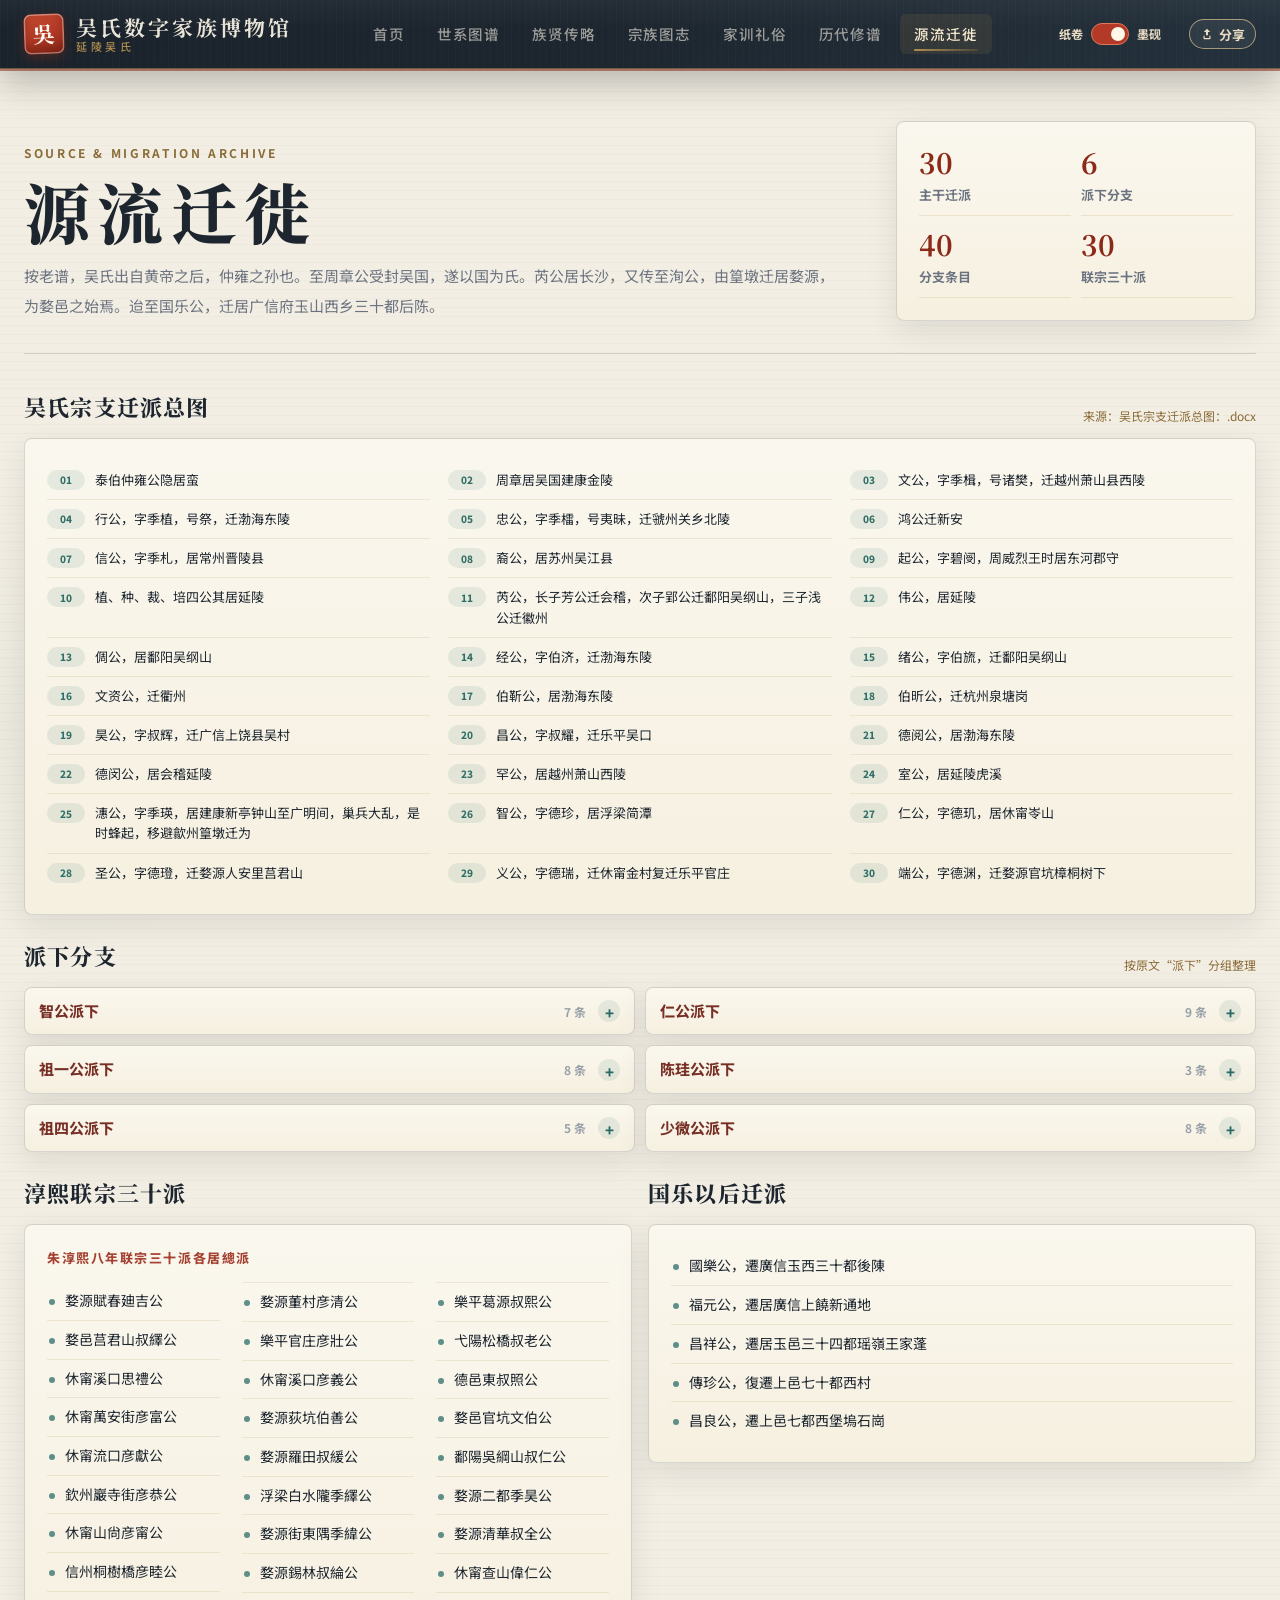
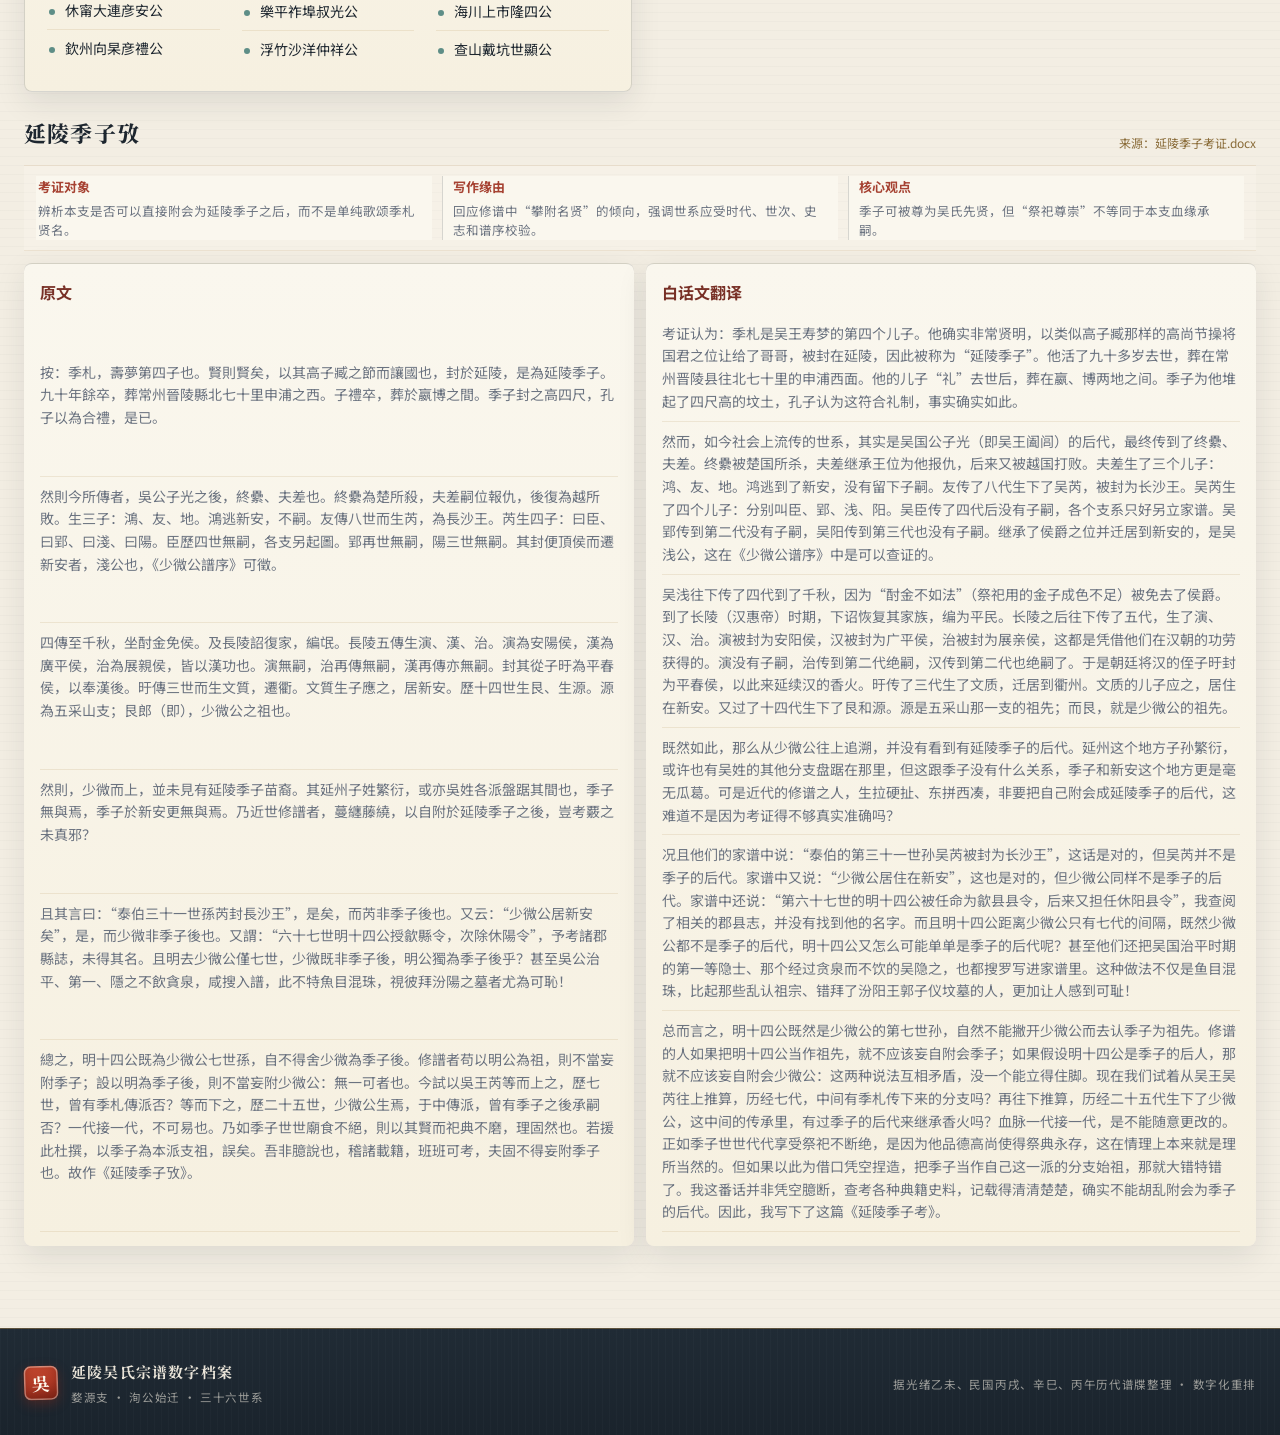
<file: ink-archive/source_migration.html>
<!doctype html>
<html lang="zh-CN">
<head>
  <base href="../" />
  <link rel="icon" href="assets/wu-genealogy-mark.svg?v=20260805" type="image/svg+xml" />
  <meta charset="utf-8" />
  <meta name="viewport" content="width=device-width, initial-scale=1, viewport-fit=cover" />
  <title>源流迁徙｜延陵吴氏</title>
  <meta name="description" content="延陵吴氏婺源支源流迁徙档案：吴氏受姓源流、季子考证与三十余处宗支迁派记录。" />
  <link rel="preconnect" href="https://fonts.googleapis.com" />
  <link rel="preconnect" href="https://fonts.gstatic.com" crossorigin />
  <link href="https://fonts.googleapis.com/css2?family=Noto+Serif+SC:wght@500;600;700;800;900&family=Noto+Sans+SC:wght@400;500;700&display=swap" rel="stylesheet" />
  <style>
    :root {
      --bg: #f1e6d4;
      --paper: #fbf6ea;
      --paper-strong: #fffaf0;
      --paper-warm: #f7ecda;
      --ink: #241b14;
      --muted: #766d5f;
      --muted-2: #9b8f7d;
      --line: #c8b891;
      --line-soft: #e4d7bd;
      --accent: #a64232;
      --accent-dark: #783026;
      --accent-2: #286a66;
      --copper: #b89461;
      --shadow: 0 18px 42px rgba(60, 44, 24, 0.14);
      --shadow-soft: 0 8px 24px rgba(60, 44, 24, 0.09);
      --radius: 12px;
    }
    * { box-sizing: border-box; }
    body {
      margin: 0;
      font-family: "Microsoft YaHei", "PingFang SC", "Hiragino Sans GB", "Noto Sans CJK SC", "Source Han Sans SC", Arial, sans-serif;
      color: var(--ink);
      background:
        radial-gradient(circle at 12% 8%, rgba(166, 66, 50, .08), transparent 28%),
        radial-gradient(circle at 84% 12%, rgba(40, 106, 102, .08), transparent 30%),
        repeating-linear-gradient(0deg, rgba(80, 59, 33, .025) 0 1px, transparent 1px 8px),
        linear-gradient(135deg, #f4ead9 0%, var(--bg) 52%, #e8dac4 100%);
      min-height: 100vh;
    }
    .site-header {
      position: sticky;
      top: 0;
      z-index: 10;
      border-top: 4px solid #4b2a2d;
      border-bottom: 1px solid rgba(209, 190, 156, .58);
      background: #fbf3e8;
      box-shadow: 0 6px 16px rgba(60, 44, 24, .035);
    }
    .site-header-inner {
      display: flex;
      align-items: center;
      gap: 32px;
      min-height: 72px;
      padding: 14px 34px 15px;
    }
    .site-brand {
      flex: 0 0 auto;
      color: var(--accent-dark);
      font-size: 24px;
      font-weight: 820;
      letter-spacing: .03em;
      white-space: nowrap;
    }
    .site-nav {
      display: flex;
      flex-wrap: wrap;
      gap: 14px;
      margin: 0;
      padding: 0;
    }
    .site-nav a,
    .site-nav button {
      appearance: none;
      position: relative;
      display: inline-flex;
      align-items: center;
      justify-content: center;
      min-height: 38px;
      padding: 9px 15px;
      border: 1px solid transparent;
      border-radius: 999px;
      background: transparent;
      color: rgba(88, 82, 71, .86);
      font: inherit;
      font-size: 15px;
      font-weight: 760;
      line-height: 1;
      text-decoration: none;
      white-space: nowrap;
      letter-spacing: 0;
      box-shadow: none;
      transition: color .18s ease, background .18s ease, border-color .18s ease;
    }
    .site-nav a:hover {
      border-color: transparent;
      background: rgba(166, 66, 50, .06);
      color: var(--accent-dark);
    }
    .site-nav a.active {
      border-color: transparent;
      background: rgba(166, 66, 50, .10);
      color: var(--accent-dark);
    }
    .site-nav button {
      cursor: default;
      opacity: .78;
    }
    main {
      width: min(1180px, calc(100% - 40px));
      margin: 0 auto;
      padding: 34px 0 56px;
    }
    .hero {
      display: grid;
      grid-template-columns: minmax(0, 1.55fr) minmax(260px, .75fr);
      gap: 18px;
      align-items: end;
      margin-bottom: 28px;
      padding: 10px 0 24px;
      border-bottom: 1px solid rgba(184, 148, 97, .28);
    }
    .hero-card,
    .panel {
      border: 1px solid rgba(184, 148, 97, .34);
      border-radius: var(--radius);
      background:
        linear-gradient(180deg, rgba(255, 253, 247, .92), rgba(247, 236, 218, .78)),
        repeating-linear-gradient(90deg, rgba(116, 88, 48, .025) 0 1px, transparent 1px 7px),
        var(--paper-strong);
      box-shadow: var(--shadow-soft);
    }
    .hero-card {
      padding: 0;
      border: 0;
      border-radius: 0;
      background: transparent;
      box-shadow: none;
      position: relative;
      overflow: hidden;
    }
    .hero-card::after {
      content: none;
      position: absolute;
      right: 28px;
      bottom: 24px;
      width: 110px;
      height: 110px;
      border: 1px solid rgba(166, 66, 50, .22);
      border-radius: 999px;
      opacity: .45;
    }
    .eyebrow {
      margin: 0 0 12px;
      color: var(--accent);
      font-size: 13px;
      font-weight: 780;
      letter-spacing: .12em;
    }
    h1 {
      margin: 0;
      color: var(--accent-dark);
      font-size: clamp(32px, 5vw, 56px);
      line-height: 1.05;
      letter-spacing: 0;
    }
    .hero-card p {
      max-width: 760px;
      margin: 18px 0 0;
      color: var(--muted);
      font-size: 16px;
      line-height: 1.8;
    }
    .stats {
      display: grid;
      grid-template-columns: repeat(2, minmax(0, 1fr));
      gap: 10px;
      padding: 0 0 0 22px;
      border: 0;
      border-left: 1px solid rgba(184, 148, 97, .34);
      border-radius: 0;
      background: transparent;
      box-shadow: none;
    }
    .stat {
      min-height: 62px;
      padding: 4px 10px 8px 0;
      border: 0;
      border-bottom: 1px solid rgba(184, 148, 97, .2);
      border-radius: 0;
      background: transparent;
    }
    .stat strong {
      display: block;
      font-size: 28px;
      line-height: 1;
      color: var(--ink);
    }
    .stat span {
      display: block;
      margin-top: 8px;
      color: var(--muted);
      font-size: 13px;
      font-weight: 680;
    }
    .section {
      margin-top: 22px;
    }
    .section-header {
      display: flex;
      align-items: end;
      justify-content: space-between;
      gap: 16px;
      margin: 0 0 12px;
    }
    h2 {
      margin: 0;
      color: var(--accent);
      font-size: 22px;
      letter-spacing: 0;
    }
    .source-note {
      color: var(--muted-2);
      font-size: 12px;
      white-space: nowrap;
    }
    .panel {
      padding: 22px;
      background:
        linear-gradient(180deg, rgba(255, 250, 240, .56), rgba(247, 236, 218, .34));
      box-shadow: none;
    }
    .route-list {
      display: grid;
      grid-template-columns: repeat(3, minmax(0, 1fr));
      gap: 0 18px;
      margin: 0;
      padding: 0;
      list-style: none;
    }
    .route-entry {
      display: grid;
      grid-template-columns: 38px minmax(0, 1fr);
      align-items: start;
      gap: 10px;
      min-height: 0;
      padding: 9px 0;
      border-top: 1px solid rgba(184, 148, 97, .18);
      color: var(--ink);
      font-size: 13px;
      line-height: 1.55;
      break-inside: avoid;
    }
    .route-entry::before {
      display: none;
    }
    .route-entry:nth-child(-n+3) {
      border-top: 0;
    }
    .route-index {
      display: inline-flex;
      align-items: center;
      justify-content: center;
      min-width: 34px;
      height: 20px;
      border-radius: 999px;
      background: rgba(40, 106, 102, .1);
      color: var(--accent-2);
      font-size: 10px;
      font-weight: 800;
      font-family: inherit;
    }
    .article p {
      margin: 0;
      color: var(--ink);
      font-size: 14px;
      line-height: 1.72;
    }
    .branch-grid {
      display: grid;
      grid-template-columns: repeat(2, minmax(0, 1fr));
      gap: 10px;
    }
    .branch-card {
      padding: 0;
      border: 1px solid rgba(184, 148, 97, .32);
      border-radius: 10px;
      background: rgba(255, 250, 240, .4);
      overflow: hidden;
    }
    .branch-card summary {
      display: flex;
      align-items: center;
      justify-content: space-between;
      gap: 12px;
      min-height: 42px;
      padding: 10px 14px;
      color: var(--accent-dark);
      font-size: 15px;
      font-weight: 760;
      cursor: pointer;
      list-style: none;
    }
    .branch-card summary::-webkit-details-marker {
      display: none;
    }
    .branch-card summary::after {
      content: "+";
      display: grid;
      place-items: center;
      width: 22px;
      height: 22px;
      flex: 0 0 auto;
      border-radius: 999px;
      background: rgba(40, 106, 102, .1);
      color: var(--accent-2);
      font-weight: 820;
    }
    .branch-card[open] summary::after {
      content: "-";
    }
    .branch-card summary em {
      margin-left: auto;
      color: var(--muted-2);
      font-size: 12px;
      font-style: normal;
      font-weight: 680;
      white-space: nowrap;
    }
    .branch-card ul {
      padding: 0 14px 10px;
    }
    h3 {
      margin: 0 0 12px;
      color: var(--accent-dark);
      font-size: 17px;
    }
    ul {
      margin: 0;
      padding: 0;
      list-style: none;
    }
    li {
      position: relative;
      padding: 8px 0 8px 18px;
      border-top: 1px solid rgba(184, 148, 97, .18);
      color: var(--ink);
      font-size: 14px;
      line-height: 1.55;
    }
    li:first-child {
      border-top: 0;
    }
    li::before {
      content: "";
      position: absolute;
      left: 2px;
      top: 17px;
      width: 6px;
      height: 6px;
      border-radius: 999px;
      background: var(--accent-2);
      opacity: .74;
    }
    .compact-list {
      columns: 3;
      column-gap: 22px;
    }
    .compact-list li {
      break-inside: avoid;
    }
    .article {
      display: grid;
      gap: 10px;
    }
    .article p {
      padding: 0 0 10px;
      border-bottom: 1px solid rgba(184, 148, 97, .18);
      color: var(--muted);
      font-size: 15px;
      line-height: 1.7;
    }
    .article p:first-child {
      color: var(--ink);
      font-weight: 680;
    }
    .two-column {
      display: grid;
      grid-template-columns: repeat(2, minmax(0, 1fr));
      gap: 16px;
    }
    .sub-panel {
      padding: 18px;
      border: 0;
      border-top: 1px solid rgba(184, 148, 97, .24);
      border-radius: 0;
      background: transparent;
    }
    .sub-panel h3 {
      margin-bottom: 12px;
    }
    .jizi-columns {
      gap: 12px;
    }
    .jizi-columns .sub-panel {
      padding: 14px 16px;
      background: rgba(255, 250, 240, .42);
      box-shadow: none;
    }
    .jizi-columns .sub-panel h3 {
      margin-bottom: 8px;
      font-size: 16px;
    }
    .jizi-columns .article {
      gap: 8px;
    }
    .jizi-columns .article p {
      padding-bottom: 8px;
      font-size: 14px;
      line-height: 1.62;
    }
    .reading-guide {
      display: grid;
      grid-template-columns: repeat(3, minmax(0, 1fr));
      gap: 10px;
      margin-bottom: 12px;
      padding: 10px 12px;
      border-top: 1px solid rgba(184, 148, 97, .18);
      border-bottom: 1px solid rgba(184, 148, 97, .16);
      background: rgba(255, 250, 240, .24);
    }
    .guide-card {
      min-height: 0;
      padding: 0 10px;
      border-left: 1px solid rgba(184, 148, 97, .22);
    }
    .guide-card:first-child {
      border-left: 0;
      padding-left: 2px;
    }
    .guide-card h3 {
      margin: 0 0 4px;
      color: var(--accent);
      font-size: 13px;
    }
    .guide-card p {
      margin: 0;
      color: var(--muted);
      font-size: 12.5px;
      line-height: 1.5;
    }
    @media (max-width: 980px) {
      .hero,
      .two-column {
        grid-template-columns: 1fr;
      }
      .stats {
        grid-template-columns: repeat(4, minmax(0, 1fr));
        padding: 12px 0 0;
        border-left: 0;
        border-top: 1px solid rgba(184, 148, 97, .24);
      }
      .route-list {
        grid-template-columns: repeat(2, minmax(0, 1fr));
      }
      .route-entry:nth-child(-n+3) {
        border-top: 1px solid rgba(184, 148, 97, .18);
      }
      .route-entry:nth-child(-n+2) {
        border-top: 0;
      }
      .branch-grid {
        grid-template-columns: 1fr;
      }
      .reading-guide {
        grid-template-columns: 1fr;
      }
    }
    @media (max-width: 760px) {
      .site-header-inner {
        display: block;
        min-height: 0;
        padding: 9px 12px 10px;
      }
      .site-brand {
        display: block;
        margin: 0 0 8px;
        font-size: 15px;
      }
      .site-nav {
        flex-wrap: nowrap;
        gap: 7px;
        overflow-x: auto;
        -webkit-overflow-scrolling: touch;
      }
      .site-nav a,
      .site-nav button {
        flex: 0 0 auto;
        min-height: 30px;
        padding: 6px 10px;
        font-size: 12px;
      }
      .site-nav::-webkit-scrollbar {
        display: none;
      }
      main {
        width: min(100% - 24px, 1180px);
        padding: 18px 0 34px;
      }
      .panel {
        padding: 16px;
      }
      .hero-card {
        padding: 0 0 18px;
      }
      .stats {
        grid-template-columns: repeat(2, minmax(0, 1fr));
      }
      .route-list {
        grid-template-columns: 1fr;
      }
      .route-entry:nth-child(-n+2) {
        border-top: 1px solid rgba(184, 148, 97, .18);
      }
      .route-entry:first-child {
        border-top: 0;
      }
      .compact-list {
        columns: 1;
      }
      .section-header {
        display: block;
      }
      .source-note {
        display: block;
        margin-top: 6px;
        white-space: normal;
      }
    }
  </style>
  <link rel="stylesheet" href="ink-archive/assets/archive-redesign.css" />
  <script defer src="assets/site-tools.js?v=20261004-events"></script>
  <script defer src="assets/ink-archive-bridge.js?v=20260929-mobile-audit"></script>
</head>
<body class="archive-page page-migration">

  <header class="site-header">
    <div class="site-header-inner">
      <a class="site-brand" href="ink-archive/index.html" aria-label="吴氏数字家族博物馆首页">
        <span class="brand-seal">吳</span>
        <span class="brand-copy"><strong>吴氏数字家族博物馆</strong><small>延陵吴氏</small></span>
      </a>
      <nav class="site-nav" aria-label="站点一级目录">
        <a class="nav-link" href="ink-archive/index.html">首页</a><a class="nav-link" href="ink-archive/tree.html">世系图谱</a><a class="nav-link" href="ink-archive/biographies.html">族贤传略</a><a class="nav-link" href="ink-archive/image_archive.html">宗族图志</a><a class="nav-link" href="ink-archive/family_customs.html">家训礼俗</a><a class="nav-link" href="ink-archive/revisions.html">历代修谱</a><a class="nav-link active" href="ink-archive/source_migration.html" aria-current="page">源流迁徙</a>
      </nav>
    </div>
  </header>
  <main>
    <section class="hero">
      <div class="hero-card">
        <p class="eyebrow">SOURCE & MIGRATION ARCHIVE</p>
        <h1>源流迁徙</h1>
        <p>按老谱，吴氏出自黄帝之后，仲雍之孙也。至周章公受封吴国，遂以国为氏。芮公居长沙，又传至洵公，由篁墩迁居婺源，为婺邑之始焉。迨至国乐公，迁居广信府玉山西乡三十都后陈。</p>
      </div>
      <div class="stats panel">
        <div class="stat"><strong>30</strong><span>主干迁派</span></div>
<div class="stat"><strong>6</strong><span>派下分支</span></div>
<div class="stat"><strong>40</strong><span>分支条目</span></div>
<div class="stat"><strong>30</strong><span>联宗三十派</span></div>
      </div>
    </section>

    <section class="section">
      <div class="section-header">
        <h2>吴氏宗支迁派总图</h2>
        <span class="source-note">来源：吴氏宗支迁派总图：.docx</span>
      </div>
      <div class="panel">
        <ol class="route-list">
          
          <li class="route-entry">
            <span class="route-index">01</span>
            <span>泰伯仲雍公隐居蛮</span>
          </li>

          <li class="route-entry">
            <span class="route-index">02</span>
            <span>周章居吴国建康金陵</span>
          </li>

          <li class="route-entry">
            <span class="route-index">03</span>
            <span>文公，字季楫，号诸樊，迁越州萧山县西陵</span>
          </li>

          <li class="route-entry">
            <span class="route-index">04</span>
            <span>行公，字季植，号祭，迁渤海东陵</span>
          </li>

          <li class="route-entry">
            <span class="route-index">05</span>
            <span>忠公，字季檑，号夷昧，迁虢州关乡北陵</span>
          </li>

          <li class="route-entry">
            <span class="route-index">06</span>
            <span>鸿公迁新安</span>
          </li>

          <li class="route-entry">
            <span class="route-index">07</span>
            <span>信公，字季札，居常州晋陵县</span>
          </li>

          <li class="route-entry">
            <span class="route-index">08</span>
            <span>裔公，居苏州吴江县</span>
          </li>

          <li class="route-entry">
            <span class="route-index">09</span>
            <span>起公，字碧阌，周威烈王时居东河郡守</span>
          </li>

          <li class="route-entry">
            <span class="route-index">10</span>
            <span>植、种、裁、培四公其居延陵</span>
          </li>

          <li class="route-entry">
            <span class="route-index">11</span>
            <span>芮公，长子芳公迁会稽，次子郢公迁鄱阳吴纲山，三子浅公迁徽州</span>
          </li>

          <li class="route-entry">
            <span class="route-index">12</span>
            <span>伟公，居延陵</span>
          </li>

          <li class="route-entry">
            <span class="route-index">13</span>
            <span>倜公，居鄱阳吴纲山</span>
          </li>

          <li class="route-entry">
            <span class="route-index">14</span>
            <span>经公，字伯济，迁渤海东陵</span>
          </li>

          <li class="route-entry">
            <span class="route-index">15</span>
            <span>绪公，字伯旒，迁鄱阳吴纲山</span>
          </li>

          <li class="route-entry">
            <span class="route-index">16</span>
            <span>文资公，迁衢州</span>
          </li>

          <li class="route-entry">
            <span class="route-index">17</span>
            <span>伯靳公，居渤海东陵</span>
          </li>

          <li class="route-entry">
            <span class="route-index">18</span>
            <span>伯昕公，迁杭州泉塘岗</span>
          </li>

          <li class="route-entry">
            <span class="route-index">19</span>
            <span>昊公，字叔辉，迁广信上饶县吴村</span>
          </li>

          <li class="route-entry">
            <span class="route-index">20</span>
            <span>昌公，字叔耀，迁乐平吴口</span>
          </li>

          <li class="route-entry">
            <span class="route-index">21</span>
            <span>德阅公，居渤海东陵</span>
          </li>

          <li class="route-entry">
            <span class="route-index">22</span>
            <span>德闵公，居会稽延陵</span>
          </li>

          <li class="route-entry">
            <span class="route-index">23</span>
            <span>罕公，居越州萧山西陵</span>
          </li>

          <li class="route-entry">
            <span class="route-index">24</span>
            <span>室公，居延陵虎溪</span>
          </li>

          <li class="route-entry">
            <span class="route-index">25</span>
            <span>潓公，字季瑛，居建康新亭钟山至广明间，巢兵大乱，是时蜂起，移避歙州篁墩迁为</span>
          </li>

          <li class="route-entry">
            <span class="route-index">26</span>
            <span>智公，字德珍，居浮梁简潭</span>
          </li>

          <li class="route-entry">
            <span class="route-index">27</span>
            <span>仁公，字德玑，居休甯岺山</span>
          </li>

          <li class="route-entry">
            <span class="route-index">28</span>
            <span>圣公，字德璒，迁婺源人安里莒君山</span>
          </li>

          <li class="route-entry">
            <span class="route-index">29</span>
            <span>义公，字德瑞，迁休甯金村复迁乐平官庄</span>
          </li>

          <li class="route-entry">
            <span class="route-index">30</span>
            <span>端公，字德渊，迁婺源官坑樟桐树下</span>
          </li>
        </ol>
      </div>
    </section>

    <section class="section">
      <div class="section-header">
        <h2>派下分支</h2>
        <span class="source-note">按原文“派下”分组整理</span>
      </div>
      <div class="branch-grid">
        
          <details class="branch-card">
            <summary>
              <span>智公派下</span>
              <em>7 条</em>
            </summary>
            <ul><li>道公，字季经，迁乐平吴坂</li>
<li>德公，字季绍，迁乐平塘坞</li>
<li>仁公，字季纬，迁乐平</li>
<li>礼公，字季绎，居浮梁白水陇</li>
<li>英公，字季逞，迁乐平官庄</li>
<li>葩公，字季炳，迁乐平吴口</li>
<li>萌公，字季旻，迁乐平鏊石</li></ul>
          </details>

          <details class="branch-card">
            <summary>
              <span>仁公派下</span>
              <em>9 条</em>
            </summary>
            <ul><li>挺公，字彦义，迁休甯岺溪口</li>
<li>兴公，字伟甯，居岺山</li>
<li>荣公，字伟安，迁信州复迁德兴</li>
<li>茂公，字伟富，迁开化吴坡</li>
<li>欺公，字伟道，居溪口</li>
<li>欺公，字伟德，迁婺源锡林里松梅湾</li>
<li>欣公，字伟仁，迁查山湖祥源</li>
<li>钦公，字伟智，迁乐平云田</li>
<li>娃公，字世显，迁休甯查山湖祥源</li></ul>
          </details>

          <details class="branch-card">
            <summary>
              <span>祖一公派下</span>
              <em>8 条</em>
            </summary>
            <ul><li>陈福公，字仲祥，迁沙洋</li>
<li>子寿公，迁银洪井坞</li>
<li>泰三公，迁墩溪</li>
<li>克其公，迁德兴</li>
<li>克彦公，迁德兴深溪</li>
<li>仁清公，迁德邑</li>
<li>正泰公，迁德邑环溪</li>
<li>林公迁，本邑岺西</li></ul>
          </details>

          <details class="branch-card">
            <summary>
              <span>陈珪公派下</span>
              <em>3 条</em>
            </summary>
            <ul><li>良保公，迁婺源四十六都巴塘下坞施冲居焉</li>
<li>佛童公，迁婺邑山棘岭背</li>
<li>思通公 山棘岭背</li></ul>
          </details>

          <details class="branch-card">
            <summary>
              <span>祖四公派下</span>
              <em>5 条</em>
            </summary>
            <ul><li>永成公，字日名，迁居婺邑十九都汪坑槎上，其 弟兴隆共居焉</li>
<li>思圣公，迁德兴七都西源</li>
<li>廷贵公，复迁六都铜川张家坂</li>
<li>思财公，由德邑七都复迁信州兴安县陈邬</li>
<li>佛生公，迁婺源折岭脚土名东坑焉居</li></ul>
          </details>

          <details class="branch-card">
            <summary>
              <span>少微公派下</span>
              <em>8 条</em>
            </summary>
            <ul><li>择仁公，迁婺邑吴田</li>
<li>元召公由吴田迁德邑十七都上田郑家园</li>
<li>择民公，迁信州上饶县</li>
<li>桂公，由莒君山居蕉源</li>
<li>天爵公，由樵源迁十五都蜜川裡田坞</li>
<li>大明公，迁乐平大東關</li>
<li>紹祖公，迁德興新營</li>
<li>瀚公，迁盤田</li></ul>
          </details>
      </div>
    </section>

    <section class="section two-column">
      <div>
        <div class="section-header">
          <h2>淳熙联宗三十派</h2>
        </div>
        <div class="panel">
          <p class="eyebrow">朱淳熙八年联宗三十派各居總派</p>
          <ul class="compact-list">
            <li>婺源賦春廸吉公</li>
<li>婺邑莒君山叔繹公</li>
<li>休甯溪口思禮公</li>
<li>休甯萬安街彦富公</li>
<li>休甯流口彦獻公</li>
<li>欽州巖寺街彦恭公</li>
<li>休甯山尙彦甯公</li>
<li>信州桐樹橋彦睦公</li>
<li>休甯大連彦安公</li>
<li>欽州向杲彦禮公</li>
<li>婺源董村彦清公</li>
<li>樂平官庄彦壯公</li>
<li>休甯溪口彦義公</li>
<li>婺源荻坑伯善公</li>
<li>婺源羅田叔緩公</li>
<li>浮梁白水隴季繹公</li>
<li>婺源街東隅季緯公</li>
<li>婺源錫林叔綸公</li>
<li>樂平祚埠叔光公</li>
<li>浮竹沙洋仲祥公</li>
<li>樂平葛源叔熙公</li>
<li>弋陽松橋叔老公</li>
<li>德邑東叔照公</li>
<li>婺邑官坑文伯公</li>
<li>鄱陽吳綱山叔仁公</li>
<li>婺源二都季昊公</li>
<li>婺源清華叔全公</li>
<li>休甯查山偉仁公</li>
<li>海川上市隆四公</li>
<li>查山戴坑世顯公</li>
          </ul>
        </div>
      </div>
      <div>
        <div class="section-header">
          <h2>国乐以后迁派</h2>
        </div>
        <div class="panel">
          <ul>
            <li>國樂公，遷廣信玉西三十都後陳</li>
<li>福元公，遷居廣信上饒新通地</li>
<li>昌祥公，遷居玉邑三十四都瑶嶺王家蓬</li>
<li>傳珍公，復遷上邑七十都西村</li>
<li>昌良公，遷上邑七都西堡塢石崗</li>
          </ul>
        </div>
      </div>
    </section>

    <section class="section">
      <div class="section-header">
        <h2>延陵季子攷</h2>
        <span class="source-note">来源：延陵季子考证.docx</span>
      </div>
      <div class="reading-guide" aria-label="延陵季子考证导读">
        
          <article class="guide-card">
            <h3>考证对象</h3>
            <p>辨析本支是否可以直接附会为延陵季子之后，而不是单纯歌颂季札贤名。</p>
          </article>

          <article class="guide-card">
            <h3>写作缘由</h3>
            <p>回应修谱中“攀附名贤”的倾向，强调世系应受时代、世次、史志和谱序校验。</p>
          </article>

          <article class="guide-card">
            <h3>核心观点</h3>
            <p>季子可被尊为吴氏先贤，但“祭祀尊崇”不等同于本支血缘承嗣。</p>
          </article>
      </div>
      <div class="two-column jizi-columns">
        <article class="sub-panel article">
          <h3>原文</h3>
          <p>按：季札，壽夢第四子也。賢則賢矣，以其高子臧之節而讓國也，封於延陵，是為延陵季子。九十年餘卒，葬常州晉陵縣北七十里申浦之西。子禮卒，葬於嬴博之間。季子封之高四尺，孔子以為合禮，是已。</p>
<p>然則今所傳者，吳公子光之後，終纍、夫差也。終纍為楚所殺，夫差嗣位報仇，後復為越所敗。生三子：鴻、友、地。鴻逃新安，不嗣。友傳八世而生芮，為長沙王。芮生四子：曰臣、曰郢、曰淺、曰陽。臣歷四世無嗣，各支另起圖。郢再世無嗣，陽三世無嗣。其封便頂侯而遷新安者，淺公也，《少微公譜序》可徵。</p>
<p>四傳至千秋，坐酎金免侯。及長陵詔復家，編氓。長陵五傳生演、漢、治。演為安陽侯，漢為廣平侯，治為展親侯，皆以漢功也。演無嗣，治再傳無嗣，漢再傳亦無嗣。封其從子旴為平春侯，以奉漢後。旴傳三世而生文質，遷衢。文質生子應之，居新安。歷十四世生艮、生源。源為五采山支；艮郎（即），少微公之祖也。</p>
<p>然則，少微而上，並未見有延陵季子苗裔。其延州子姓繁衍，或亦吳姓各派盤踞其間也，季子無與焉，季子於新安更無與焉。乃近世修譜者，蔓纏藤繞，以自附於延陵季子之後，豈考覈之未真邪？</p>
<p>且其言曰：“泰伯三十一世孫芮封長沙王”，是矣，而芮非季子後也。又云：“少微公居新安矣”，是，而少微非季子後也。又謂：“六十七世明十四公授歙縣令，次除休陽令”，予考諸郡縣誌，未得其名。且明去少微公僅七世，少微既非季子後，明公獨為季子後乎？甚至吳公治平、第一、隱之不飲貪泉，咸搜入譜，此不特魚目混珠，視彼拜汾陽之墓者尤為可恥！</p>
<p>總之，明十四公既為少微公七世孫，自不得舍少微為季子後。修譜者苟以明公為祖，則不當妄附季子；設以明為季子後，則不當妄附少微公：無一可者也。今試以吳王芮等而上之，歷七世，曾有季札傳派否？等而下之，歷二十五世，少微公生焉，于中傳派，曾有季子之後承嗣否？一代接一代，不可易也。乃如季子世世廟食不絕，則以其賢而祀典不磨，理固然也。若援此杜撰，以季子為本派支祖，誤矣。吾非臆說也，稽諸載籍，班班可考，夫固不得妄附季子也。故作《延陵季子攷》。</p>
        </article>
        <article class="sub-panel article">
          <h3>白话文翻译</h3>
          <p>考证认为：季札是吴王寿梦的第四个儿子。他确实非常贤明，以类似高子臧那样的高尚节操将国君之位让给了哥哥，被封在延陵，因此被称为“延陵季子”。他活了九十多岁去世，葬在常州晋陵县往北七十里的申浦西面。他的儿子“礼”去世后，葬在嬴、博两地之间。季子为他堆起了四尺高的坟土，孔子认为这符合礼制，事实确实如此。</p>
<p>然而，如今社会上流传的世系，其实是吴国公子光（即吴王阖闾）的后代，最终传到了终纍、夫差。终纍被楚国所杀，夫差继承王位为他报仇，后来又被越国打败。夫差生了三个儿子：鸿、友、地。鸿逃到了新安，没有留下子嗣。友传了八代生下了吴芮，被封为长沙王。吴芮生了四个儿子：分别叫臣、郢、浅、阳。吴臣传了四代后没有子嗣，各个支系只好另立家谱。吴郢传到第二代没有子嗣，吴阳传到第三代也没有子嗣。继承了侯爵之位并迁居到新安的，是吴浅公，这在《少微公谱序》中是可以查证的。</p>
<p>吴浅往下传了四代到了千秋，因为“酎金不如法”（祭祀用的金子成色不足）被免去了侯爵。到了长陵（汉惠帝）时期，下诏恢复其家族，编为平民。长陵之后往下传了五代，生了演、汉、治。演被封为安阳侯，汉被封为广平侯，治被封为展亲侯，这都是凭借他们在汉朝的功劳获得的。演没有子嗣，治传到第二代绝嗣，汉传到第二代也绝嗣了。于是朝廷将汉的侄子旴封为平春侯，以此来延续汉的香火。旴传了三代生了文质，迁居到衢州。文质的儿子应之，居住在新安。又过了十四代生下了艮和源。源是五采山那一支的祖先；而艮，就是少微公的祖先。</p>
<p>既然如此，那么从少微公往上追溯，并没有看到有延陵季子的后代。延州这个地方子孙繁衍，或许也有吴姓的其他分支盘踞在那里，但这跟季子没有什么关系，季子和新安这个地方更是毫无瓜葛。可是近代的修谱之人，生拉硬扯、东拼西凑，非要把自己附会成延陵季子的后代，这难道不是因为考证得不够真实准确吗？</p>
<p>况且他们的家谱中说：“泰伯的第三十一世孙吴芮被封为长沙王”，这话是对的，但吴芮并不是季子的后代。家谱中又说：“少微公居住在新安”，这也是对的，但少微公同样不是季子的后代。家谱中还说：“第六十七世的明十四公被任命为歙县县令，后来又担任休阳县令”，我查阅了相关的郡县志，并没有找到他的名字。而且明十四公距离少微公只有七代的间隔，既然少微公都不是季子的后代，明十四公又怎么可能单单是季子的后代呢？甚至他们还把吴国治平时期的第一等隐士、那个经过贪泉而不饮的吴隐之，也都搜罗写进家谱里。这种做法不仅是鱼目混珠，比起那些乱认祖宗、错拜了汾阳王郭子仪坟墓的人，更加让人感到可耻！</p>
<p>总而言之，明十四公既然是少微公的第七世孙，自然不能撇开少微公而去认季子为祖先。修谱的人如果把明十四公当作祖先，就不应该妄自附会季子；如果假设明十四公是季子的后人，那就不应该妄自附会少微公：这两种说法互相矛盾，没一个能立得住脚。现在我们试着从吴王吴芮往上推算，历经七代，中间有季札传下来的分支吗？再往下推算，历经二十五代生下了少微公，这中间的传承里，有过季子的后代来继承香火吗？血脉一代接一代，是不能随意更改的。正如季子世世代代享受祭祀不断绝，是因为他品德高尚使得祭典永存，这在情理上本来就是理所当然的。但如果以此为借口凭空捏造，把季子当作自己这一派的分支始祖，那就大错特错了。我这番话并非凭空臆断，查考各种典籍史料，记载得清清楚楚，确实不能胡乱附会为季子的后代。因此，我写下了这篇《延陵季子考》。</p>
        </article>
      </div>
    </section>
  </main>
  <footer class="site-footer">
    <div class="footer-inner">
      <div class="footer-brand">
        <span class="brand-seal small">吳</span>
        <div><strong>延陵吴氏宗谱数字档案</strong><p>婺源支 · 洵公始迁 · 三十六世系</p></div>
      </div>
      <p class="footer-note">据光绪乙未、民国丙戌、辛巳、丙午历代谱牒整理 · 数字化重排</p>
    </div>
  </footer>
</body>
</html>
</file>
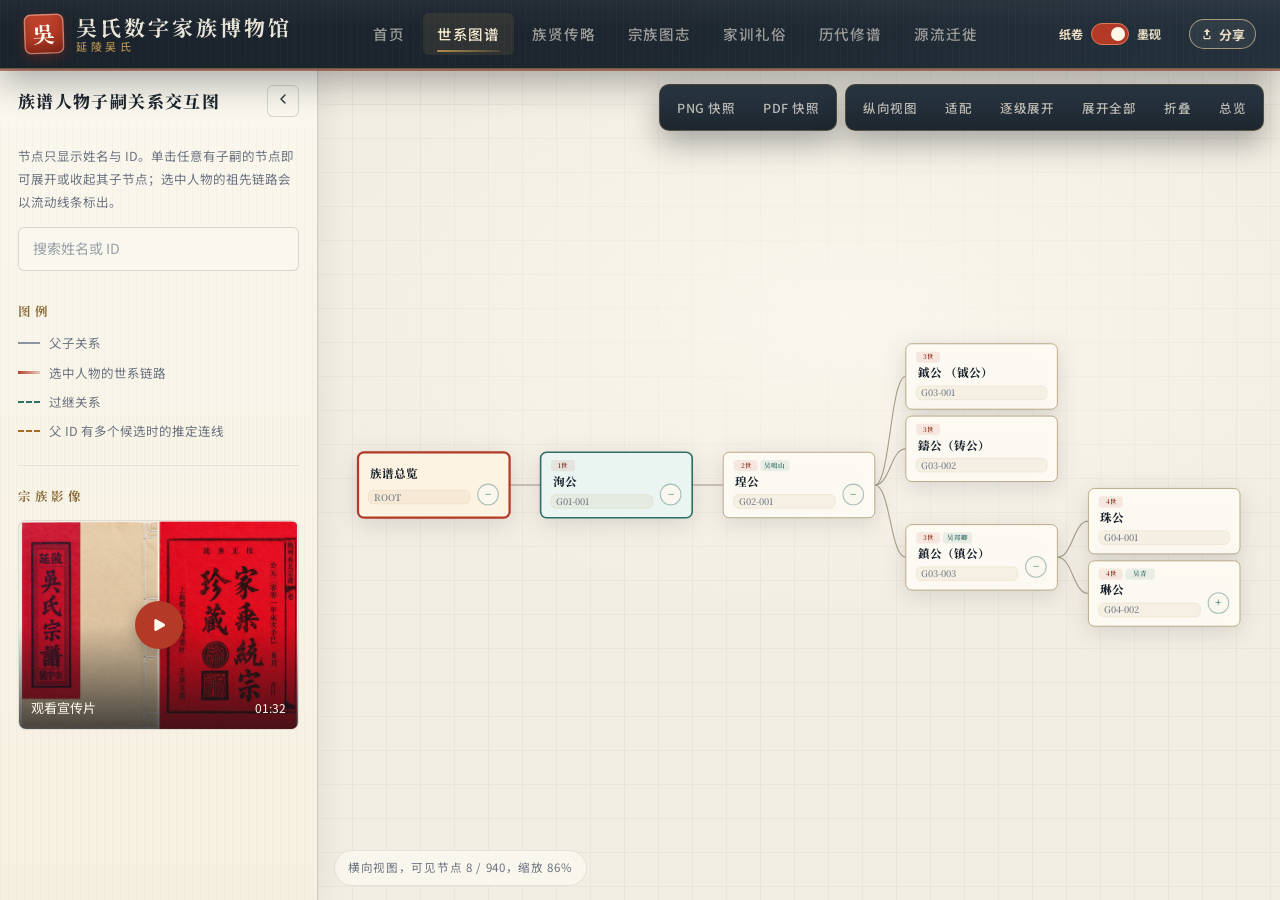
<file: ink-archive/tree.html>
<!doctype html>
<html lang="zh-CN">
<head>
  <base href="../" />
  <link rel="icon" href="assets/wu-genealogy-mark.svg?v=20260805" type="image/svg+xml" />
  <meta charset="utf-8" />
  <meta name="viewport" content="width=device-width, initial-scale=1, viewport-fit=cover" />
  <title>世系图谱 · 延陵吴氏宗谱数字档案</title>
  <meta name="description" content="延陵吴氏婺源支九百三十九位谱人、三十六世子嗣关系交互图谱。" />
  <link rel="preconnect" href="https://fonts.googleapis.com" />
  <link rel="preconnect" href="https://fonts.gstatic.com" crossorigin />
  <link href="https://fonts.googleapis.com/css2?family=Noto+Serif+SC:wght@500;600;700;800;900&family=Noto+Sans+SC:wght@400;500;700&display=swap" rel="stylesheet" />
  <link rel="stylesheet" href="ink-archive/assets/zongpu.css?v=20261001-detail-header" />
  <link rel="stylesheet" href="assets/home-video.css?v=20261009" />
  <link rel="stylesheet" href="assets/tree-video.css?v=20261009" />
  <script defer src="assets/home-video.js?v=20261009-video-stats-2"></script>
  <script defer src="assets/site-tools.js?v=20261009-video-stats-2"></script>
  <script defer src="assets/ink-archive-bridge.js?v=20260929-mobile-audit"></script>
</head>
<body class="tree-body">

  <header class="masthead">
    <div class="masthead-inner">
      <a class="brandmark" href="ink-archive/index.html">
        <span class="brand-seal">吳</span>
        <span class="brand-text"><strong>吴氏数字家族博物馆</strong><small>延陵吴氏</small></span>
      </a>
      <nav class="mastnav" aria-label="站点一级目录">
        <a href="ink-archive/index.html"><svg viewBox="0 0 24 24" fill="none" stroke="currentColor" stroke-width="1.8" stroke-linecap="round" stroke-linejoin="round"><path d="m3 9 9-7 9 7v11a2 2 0 0 1-2 2H5a2 2 0 0 1-2-2z"/><path d="M9 22V12h6v10"/></svg><span>首页</span></a>
        <a class="active" href="ink-archive/tree.html" aria-current="page"><svg viewBox="0 0 24 24" fill="none" stroke="currentColor" stroke-width="1.8" stroke-linecap="round" stroke-linejoin="round"><circle cx="18" cy="5" r="2.6"/><circle cx="6" cy="12" r="2.6"/><circle cx="18" cy="19" r="2.6"/><path d="m8.3 10.6 7.1-4.2M8.3 13.4l7.1 4.2"/></svg><span>世系图谱</span></a>
        <a href="ink-archive/biographies.html"><svg viewBox="0 0 24 24" fill="none" stroke="currentColor" stroke-width="1.8" stroke-linecap="round" stroke-linejoin="round"><circle cx="12" cy="8" r="3.6"/><path d="M4.5 20.5c1.6-3.8 4.6-5.3 7.5-5.3s5.9 1.5 7.5 5.3"/></svg><span>族贤传略</span></a>
        <a href="ink-archive/image_archive.html"><svg viewBox="0 0 24 24" fill="none" stroke="currentColor" stroke-width="1.8" stroke-linecap="round" stroke-linejoin="round"><rect x="3.5" y="5" width="17" height="14" rx="2"/><circle cx="9" cy="10" r="1.6"/><path d="m20.5 15.5-4.2-4.2L9 18.5"/></svg><span>宗族图志</span></a>
        <a href="ink-archive/family_customs.html"><svg viewBox="0 0 24 24" fill="none" stroke="currentColor" stroke-width="1.8" stroke-linecap="round" stroke-linejoin="round"><path d="M2.5 4.5h6a4 4 0 0 1 4 4v11a3 3 0 0 0-3-3h-7z"/><path d="M21.5 4.5h-6a4 4 0 0 0-4 4v11a3 3 0 0 1 3-3h7z"/></svg><span>家训礼俗</span></a>
        <a href="ink-archive/revisions.html"><svg viewBox="0 0 24 24" fill="none" stroke="currentColor" stroke-width="1.8" stroke-linecap="round" stroke-linejoin="round"><path d="m12 2.5 9 4.8-9 4.8-9-4.8z"/><path d="m3 12 9 4.8 9-4.8"/><path d="m3 16.8 9 4.7 9-4.7"/></svg><span>历代修谱</span></a>
        <a href="ink-archive/source_migration.html"><svg viewBox="0 0 24 24" fill="none" stroke="currentColor" stroke-width="1.8" stroke-linecap="round" stroke-linejoin="round"><circle cx="6" cy="19" r="2.6"/><circle cx="18" cy="5" r="2.6"/><path d="M8.6 19h5.9a3.5 3.5 0 0 0 0-7h-5a3.5 3.5 0 0 1 0-7h5.9"/></svg><span>源流迁徙</span></a>
      </nav>
    </div>
  </header>

  <div class="app detail-hidden" id="app">
    <aside class="sidebar" id="sidebarPane">
      <div class="side-inner">
        <div class="side-header">
          <h1>族谱人物子嗣关系交互图</h1>
          <button id="sidebarCollapseBtn" class="icon-button" title="收起人物搜索" aria-label="收起人物搜索"><span aria-hidden="true"><svg viewBox="0 0 24 24" fill="none" stroke="currentColor" stroke-width="2" stroke-linecap="round" stroke-linejoin="round"><path d="m15 18-6-6 6-6"/></svg></span></button>
        </div>
        <p>节点只显示姓名与 ID。单击任意有子嗣的节点即可展开或收起其子节点；选中人物的祖先链路会以流动线条标出。</p>
        <input id="search" class="search" type="search" aria-label="搜索姓名或 ID" placeholder="搜索姓名或 ID" autocomplete="off" enterkeyhint="search" />
        <div class="results" id="results"></div>
        <h2>图例</h2>
        <div class="legend">
          <span><i class="swatch"></i>父子关系</span>
          <span><i class="swatch flow"></i>选中人物的世系链路</span>
          <span><i class="swatch adoption"></i>过继关系</span>
          <span><i class="swatch warn"></i>父 ID 有多个候选时的推定连线</span>
        </div>
        <section class="tree-video-entry" aria-labelledby="tree-video-title">
          <h2 id="tree-video-title">宗族影像</h2>
          <button class="home-video-open tree-video-preview" type="button" aria-label="播放平台宣传视频" aria-controls="home-video-dialog" aria-haspopup="dialog">
            <img src="assets/video/family-introduction-poster.webp" width="1200" height="902" alt="延陵吴氏宗谱封面与扉页" loading="lazy" decoding="async" />
            <span class="home-video-play" aria-hidden="true"><svg class="home-video-icon" viewBox="0 0 24 24" fill="currentColor"><path d="M5 5a2 2 0 0 1 3.008-1.728l11.997 6.998a2 2 0 0 1 .003 3.458l-12 7A2 2 0 0 1 5 19z" /></svg></span>
            <span class="tree-video-caption" aria-hidden="true"><span>观看宣传片</span><small>01:32</small></span>
          </button>
        </section>
      </div>
    </aside>
    <main>
      <div class="canvas-meta" id="canvasMeta"></div>
      <div class="canvas-command-bar">
      <div class="canvas-actions" aria-label="画布快照下载">
        <button id="downloadPngBtn" title="下载当前展开节点的完整高清 PNG" aria-label="PNG 快照">
          <span class="button-label">PNG 快照</span>
          <span class="mobile-icon" aria-hidden="true"><svg viewBox="0 0 24 24" fill="none" stroke-width="1.35" stroke-linecap="round" stroke-linejoin="round"><rect x="4.8" y="5.4" width="14.4" height="13.2" rx="2.4"/><circle cx="8.8" cy="9.2" r="1.15"/><path d="M7.1 16.1l3.2-3.4 2.4 2.5 1.8-2.1 2.8 3"/></svg></span>
        </button>
        <button id="downloadPdfBtn" title="下载当前展开节点的完整高清 PDF" aria-label="PDF 快照">
          <span class="button-label">PDF 快照</span>
          <span class="mobile-icon" aria-hidden="true"><svg viewBox="0 0 24 24" fill="none" stroke-width="1.35" stroke-linecap="round" stroke-linejoin="round"><path d="M7.2 4.6h7.1L18.8 9v10.4H7.2z"/><path d="M14.3 4.6V9h4.5"/><path d="M9.6 12.6h5.4"/><path d="M9.6 15.4h4.2"/></svg></span>
        </button>
      </div>
      <span class="mobile-command-divider" aria-hidden="true"></span>
      <div class="toolbar canvas-toolbar" aria-label="画布操作">
        <button id="viewModeBtn" title="切换为自上而下的纵向展开视图" aria-label="切换视图" aria-pressed="false">
          <span class="button-label">纵向视图</span>
          <span class="mobile-icon" aria-hidden="true"><svg viewBox="0 0 24 24" fill="none" stroke-width="1.8" stroke-linecap="round" stroke-linejoin="round"><rect x="9" y="3.5" width="6" height="4" rx="1.2"/><rect x="4" y="16.5" width="6" height="4" rx="1.2"/><rect x="14" y="16.5" width="6" height="4" rx="1.2"/><path d="M12 7.5v5.5"/><path d="M7 16.5V13h10v3.5"/></svg></span>
        </button>
        <button id="fitBtn" title="让当前可见图谱适配画布" aria-label="适配画布">
          <span class="button-label">适配</span>
          <span class="mobile-icon" aria-hidden="true"><svg viewBox="0 0 24 24" fill="none" stroke-width="1.8" stroke-linecap="round" stroke-linejoin="round"><path d="M8 4H5.8A1.8 1.8 0 0 0 4 5.8V8"/><path d="M16 4h2.2A1.8 1.8 0 0 1 20 5.8V8"/><path d="M20 16v2.2a1.8 1.8 0 0 1-1.8 1.8H16"/><path d="M8 20H5.8A1.8 1.8 0 0 1 4 18.2V16"/><rect x="8.2" y="8.2" width="7.6" height="7.6" rx="1.3"/></svg></span>
        </button>
        <button id="stepExpandBtn" title="按世代顺序逐级展开下一代节点" aria-label="逐级展开">
          <span class="button-label">逐级展开</span>
          <span class="mobile-icon" aria-hidden="true"><svg viewBox="0 0 24 24" fill="none" stroke-width="1.8" stroke-linecap="round" stroke-linejoin="round"><path d="M5 6.5h8"/><path d="M5 12h11"/><path d="M5 17.5h8"/><path d="M16 8.5l3.5 3.5-3.5 3.5"/></svg></span>
        </button>
        <button id="expandBtn" title="展开所有人物节点" aria-label="展开全部">
          <span class="button-label">展开全部</span>
          <span class="mobile-icon" aria-hidden="true"><svg viewBox="0 0 24 24" fill="none" stroke-width="1.8" stroke-linecap="round" stroke-linejoin="round"><path d="M12 5v14"/><path d="M5 12h14"/><path d="M7.5 7.5l-3-3h5.2"/><path d="M16.5 7.5l3-3h-5.2"/><path d="M7.5 16.5l-3 3h5.2"/><path d="M16.5 16.5l3 3h-5.2"/></svg></span>
        </button>
        <button id="collapseBtn" title="折叠到前几代" aria-label="折叠">
          <span class="button-label">折叠</span>
          <span class="mobile-icon" aria-hidden="true"><svg viewBox="0 0 24 24" fill="none" stroke-width="1.8" stroke-linecap="round" stroke-linejoin="round"><path d="M7 12h10"/><path d="M10 8H6V4"/><path d="M14 8h4V4"/><path d="M10 16H6v4"/><path d="M14 16h4v4"/></svg></span>
        </button>
        <button id="rootBtn" title="回到总根节点" aria-label="总览">
          <span class="button-label">总览</span>
          <span class="mobile-icon" aria-hidden="true"><svg viewBox="0 0 24 24" fill="none" stroke-width="1.8" stroke-linecap="round" stroke-linejoin="round"><path d="M4.5 11.5 12 5l7.5 6.5"/><path d="M6.5 10.5v8h11v-8"/><path d="M10 18.5v-5h4v5"/></svg></span>
        </button>
      </div>
      </div>
      <button id="sidebarOpenBtn" class="sidebar-open icon-button" title="打开人物搜索" aria-label="打开人物搜索">
        <span class="sidebar-open-arrow" aria-hidden="true">›</span>
        <span class="sidebar-open-search" aria-hidden="true"><svg viewBox="0 0 24 24" fill="none" stroke="currentColor" stroke-width="2" stroke-linecap="round" stroke-linejoin="round"><circle cx="11" cy="11" r="8"/><path d="m21 21-4.3-4.3"/></svg></span>
      </button>
      <svg id="chart" role="img" aria-label="族谱人物子嗣关系图">
        <g id="viewport"></g>
      </svg>
    </main>
    <aside class="detail" id="detailPane">
      <div class="side-inner">
        <div class="detail-heading">
          <button id="detailCloseBtn" class="icon-button detail-close" type="button" title="收起人物详情" aria-label="收起人物详情"><span aria-hidden="true">×</span></button>
          <div class="detail-tags" id="detailTags" hidden></div>
          <h1 id="detailTitle">请选择人物</h1>
          <p id="detailMeta">点击图中人物后，这里显示用于核对关系的最小信息。</p>
        </div>
        <div class="lineage-trail" id="detailLineage" hidden></div>
        <div class="stats overview-stats" id="overviewStats" hidden></div>
        <div class="longevity-records" id="longevityRecordsPanel" hidden></div>
        <div class="daughter-records" id="daughterRecordsPanel" hidden></div>
        <div class="overview-list" id="spouseSurnamePanel" hidden></div>
        <div class="overview-chart" id="generationChart" hidden></div>
        <div id="detailNotice"></div>
        <div class="detail-actions" id="detailActions" hidden></div>
        <dl id="detailFields"></dl>
      </div>
    </aside>
  </div>
  <div class="hover-card" id="hoverCard" role="tooltip"></div>
  <div class="modal-backdrop" id="migrationModal" hidden>
    <div class="migration-modal" role="dialog" aria-modal="true" aria-labelledby="migrationModalTitle">
      <div class="modal-header">
        <div>
          <h1 id="migrationModalTitle">子孙迁移分布散落地</h1>
          <p>根据“葬地/向”和“事迹”字段中可识别的迁居、任职、葬地等信息做示意统计。</p>
        </div>
        <button id="migrationCloseBtn" class="icon-button" title="关闭迁徙地图" aria-label="关闭迁徙地图"><span aria-hidden="true">×</span></button>
      </div>
      <div class="migration-layout">
        <section class="migration-map-card">
          <div class="migration-map-toolbar">
            <p>滚轮缩放、按住拖拽平移；点击圆点查看人物明细。</p>
            <div class="map-tools" aria-label="地图缩放工具">
              <button class="map-tool" id="migrationZoomOutBtn" title="缩小地图" aria-label="缩小地图">−</button>
              <span class="map-scale-indicator" id="migrationZoomLabel">100%</span>
              <button class="map-tool" id="migrationZoomInBtn" title="放大地图" aria-label="放大地图">+</button>
              <button class="map-tool" id="migrationResetMapBtn" title="重置地图视图" aria-label="重置地图视图">⟲</button>
            </div>
          </div>
          <div class="migration-map" id="migrationMap"></div>
          <p class="chart-note">圆点大小代表该地点关联记录数量。底图为本地中国地图示意轮廓，不调用在线地图服务。</p>
        </section>
        <aside class="migration-detail-card">
          <div>
            <h2 id="migrationPlaceTitle">请选择地点</h2>
            <div class="migration-summary" id="migrationSummary"></div>
          </div>
          <div class="migration-records" id="migrationRecords"></div>
        </aside>
      </div>
    </div>
  </div>

    <script src="assets/zongpu-data.js?v=20261005-parent-fix"></script>
  <script src="assets/zongpu-app.js?v=20261004-events"></script>
  <dialog class="home-video-dialog" id="home-video-dialog" data-desktop-only aria-labelledby="home-video-dialog-title">
    <div class="home-video-dialog-head">
      <strong id="home-video-dialog-title">吴氏数字家族博物馆 · 介绍视频</strong>
      <button class="home-video-close" type="button" aria-label="关闭视频" title="关闭视频"><svg class="home-video-close-icon" viewBox="0 0 24 24" fill="none" stroke="currentColor" stroke-width="1.6" stroke-linecap="round" stroke-linejoin="round" aria-hidden="true"><path d="M18 6 6 18" /><path d="m6 6 12 12" /></svg></button>
    </div>
    <video class="home-video-player" controls playsinline preload="none" data-src="assets/video/family-introduction.mp4" aria-label="吴氏数字家族博物馆介绍视频"></video>
    <p class="home-video-error" role="status" hidden>视频暂时无法加载。<button class="home-video-retry" type="button">重新加载</button></p>
  </dialog>
</body>
</html>
</file>
<file: assets/zongpu.css>
:root {
      --bg: #efe5d4;
      --canvas: #f6efdf;
      --paper: #fbf6ea;
      --paper-strong: #fffaf0;
      --paper-warm: #f7ecda;
      --ink: #241b14;
      --muted: #766d5f;
      --muted-2: #9b8f7d;
      --panel: #fffaf0;
      --line: #c8b891;
      --line-soft: #e4d7bd;
      --line-strong: #963f2f;
      --accent: #a64232;
      --accent-dark: #783026;
      --accent-2: #286a66;
      --accent-2-soft: #e7f2ef;
      --adoption: #88b8b3;
      --warn: #b56a1c;
      --copper: #b89461;
      --shadow: 0 18px 42px rgba(60, 44, 24, 0.14);
      --shadow-soft: 0 8px 24px rgba(60, 44, 24, 0.09);
      --radius: 10px;
      --font-serif: "Microsoft YaHei", "PingFang SC", "Hiragino Sans GB", "Noto Sans CJK SC", "Source Han Sans SC", Arial, sans-serif;
    }

    * { box-sizing: border-box; }
    body {
      margin: 0;
      display: flex;
      flex-direction: column;
      height: 100vh;
      font-family: var(--font-serif);
      color: var(--ink);
      background:
        radial-gradient(circle at 12% 8%, rgba(166, 66, 50, .08), transparent 28%),
        radial-gradient(circle at 84% 12%, rgba(40, 106, 102, .08), transparent 30%),
        repeating-linear-gradient(0deg, rgba(80, 59, 33, .025) 0 1px, transparent 1px 8px),
        linear-gradient(135deg, #f4ead9 0%, var(--bg) 52%, #e8dac4 100%);
      overflow: hidden;
      overscroll-behavior: none;
    }

    .site-header {
      position: relative;
      z-index: 12;
      flex: 0 0 auto;
      border-top: 4px solid #4b2a2d;
      border-bottom: 1px solid rgba(209, 190, 156, .58);
      background: #fbf3e8;
      box-shadow: 0 6px 16px rgba(60, 44, 24, .035);
    }

    .site-header-inner {
      display: flex;
      align-items: center;
      gap: 32px;
      min-height: 72px;
      padding: 14px 34px 15px;
    }

    .site-brand {
      flex: 0 0 auto;
      color: var(--accent-dark);
      font-size: 24px;
      font-weight: 820;
      letter-spacing: .03em;
      white-space: nowrap;
    }

    .app {
      display: grid;
      --sidebar-width: 315px;
      --detail-width: 300px;
      grid-template-columns: var(--sidebar-width) minmax(0, 1fr) var(--detail-width);
      grid-template-rows: minmax(0, 1fr);
      flex: 1 1 auto;
      min-height: 0;
      background: rgba(251, 246, 234, .78);
    }

    .app.detail-hidden {
      --detail-width: 0;
    }

    .app.root-detail:not(.detail-hidden) {
      --detail-width: 500px;
    }

    .app.sidebar-hidden {
      --sidebar-width: 0;
    }

    aside {
      background:
        linear-gradient(180deg, rgba(255, 253, 247, .92), rgba(247, 236, 218, .78)),
        repeating-linear-gradient(90deg, rgba(116, 88, 48, .025) 0 1px, transparent 1px 7px),
        var(--panel);
      border-right: 1px solid var(--line-soft);
      box-shadow: var(--shadow);
      z-index: 3;
      overflow: auto;
    }

    .detail {
      border-right: 0;
      border-left: 1px solid var(--line-soft);
      box-shadow: -16px 0 38px rgba(61, 45, 25, .08);
    }

    .app.detail-hidden .detail {
      display: none;
    }

    .app.sidebar-hidden .sidebar {
      visibility: hidden;
      pointer-events: none;
      overflow: hidden;
    }

    .side-inner { padding: 22px 20px 30px; }

    .side-header {
      display: flex;
      align-items: flex-start;
      gap: 10px;
      padding-bottom: 12px;
      border-bottom: 1px solid rgba(184, 148, 97, .3);
    }

    .side-header h1 {
      flex: 1;
    }

    .sidebar .side-header h1 {
      color: var(--accent-dark);
    }

    .site-nav {
      display: flex;
      flex-wrap: wrap;
      gap: 14px;
      margin: 0;
      padding: 0;
    }

    .site-nav a,
    .site-nav button {
      appearance: none;
      position: relative;
      display: inline-flex;
      align-items: center;
      justify-content: center;
      min-height: 38px;
      padding: 9px 15px;
      border: 1px solid transparent;
      border-radius: 999px;
      background: transparent;
      color: rgba(88, 82, 71, .86);
      font: inherit;
      font-size: 15px;
      font-weight: 760;
      line-height: 1;
      text-decoration: none;
      white-space: nowrap;
      letter-spacing: 0;
      box-shadow: none;
      transition: color .18s ease, background .18s ease, border-color .18s ease;
    }

    .site-nav a:hover {
      border-color: transparent;
      background: rgba(166, 66, 50, .06);
      color: var(--accent-dark);
    }

    .site-nav a.active {
      border-color: transparent;
      background: rgba(166, 66, 50, .10);
      color: var(--accent-dark);
    }

    .site-nav button {
      cursor: default;
      opacity: .78;
    }

    .detail .side-inner {
      padding: 24px 28px 32px;
    }

    .app.root-detail .detail .side-inner {
      padding-right: 32px;
      padding-left: 32px;
    }

    .detail-heading {
      position: relative;
      margin-bottom: 18px;
      padding-bottom: 14px;
    }

    .detail-heading::after {
      content: "";
      position: absolute;
      left: 0;
      bottom: 0;
      width: 54px;
      height: 3px;
      border-radius: 999px;
      background: linear-gradient(90deg, var(--accent), rgba(184, 148, 97, .46));
    }

    .detail-tags {
      display: flex;
      flex-wrap: wrap;
      align-items: center;
      gap: 10px;
      margin-bottom: 16px;
    }

    .detail-tags[hidden] {
      display: none;
    }

    .detail-tag {
      display: inline-flex;
      align-items: center;
      min-height: 28px;
      padding: 5px 12px;
      border-radius: 999px;
      font-size: 13px;
      font-weight: 760;
      line-height: 1;
      white-space: nowrap;
    }

    .detail-tag.generation {
      background: var(--accent-2);
      color: #fffaf0;
      box-shadow: 0 6px 14px rgba(40, 106, 102, .16);
    }

    .detail-tag.id {
      background: rgba(142, 154, 170, .12);
      color: #8896a7;
      font-family: var(--font-serif);
      letter-spacing: .01em;
    }

    #detailTitle {
      margin-bottom: 10px;
      padding-bottom: 0;
      color: var(--ink);
    }

    #detailMeta {
      margin: 0;
      color: var(--muted);
      font-size: 14px;
      line-height: 1.6;
    }

    .lineage-trail {
      display: flex;
      flex-wrap: wrap;
      align-items: center;
      gap: 7px 9px;
      margin: 4px 0 18px;
      padding: 12px 0 14px;
      border-top: 1px solid rgba(184, 148, 97, .26);
    }

    .lineage-trail[hidden] {
      display: none;
    }

    .detail-actions {
      display: flex;
      align-items: center;
      gap: 10px;
      margin: 14px 0 22px;
    }

    .detail-actions[hidden] {
      display: none;
    }

    .biography-link {
      display: inline-flex;
      align-items: center;
      justify-content: center;
      gap: 8px;
      flex: 1 1 0;
      min-width: 0;
      min-height: 40px;
      max-width: 100%;
      padding: 9px 12px;
      border: 1px solid rgba(166, 66, 50, .12);
      border-radius: 999px;
      background: rgba(166, 66, 50, .10);
      color: var(--accent-dark);
      font-size: 13px;
      font-weight: 760;
      line-height: 1.35;
      text-decoration: none;
      box-shadow: none;
      transition: border-color .18s ease, background .18s ease, transform .18s ease, box-shadow .18s ease;
    }

    .biography-link span {
      flex: 0 0 auto;
      min-width: 0;
      overflow: hidden;
      color: currentColor;
      font-size: 13px;
      font-weight: 780;
      text-overflow: ellipsis;
      white-space: nowrap;
    }

    .biography-link strong {
      min-width: 0;
      overflow: hidden;
      color: currentColor;
      font-weight: 780;
      text-overflow: ellipsis;
      white-space: nowrap;
    }

    .biography-link::after {
      content: "";
      flex: 0 0 auto;
      width: 8px;
      height: 8px;
      border-top: 1.4px solid currentColor;
      border-right: 1.4px solid currentColor;
      opacity: .72;
      transform: rotate(45deg) translate(-1px, 1px);
    }

    .biography-link:hover {
      border-color: rgba(166, 66, 50, .20);
      background: rgba(166, 66, 50, .14);
      box-shadow: 0 8px 18px rgba(166, 66, 50, .055);
      transform: translateY(-1px);
    }

    .biography-link:focus-visible {
      outline: 2px solid rgba(166, 66, 50, .24);
      outline-offset: 3px;
    }

    .lineage-chip {
      appearance: none;
      min-height: 0;
      padding: 0;
      border: 0;
      border-radius: 0;
      background: transparent;
      box-shadow: none;
      color: var(--accent-2);
      font-size: 13px;
      font-weight: 680;
      line-height: 1.45;
      cursor: pointer;
      white-space: nowrap;
    }

    .lineage-chip:hover {
      color: var(--accent);
      background: transparent;
      border: 0;
      transform: none;
    }

    .lineage-chip.current {
      color: var(--ink);
      cursor: default;
    }

    .lineage-chip.current:hover {
      color: var(--ink);
    }

    .lineage-separator {
      color: #92a0ad;
      font-size: 15px;
      line-height: 1;
      user-select: none;
    }

    .icon-button {
      display: inline-grid;
      place-items: center;
      width: 32px;
      height: 32px;
      flex: 0 0 auto;
      min-height: 32px;
      padding: 0;
      border-radius: 9px;
      line-height: 1;
    }

    .icon-button span {
      display: grid;
      place-items: center;
      width: 100%;
      height: 100%;
      font-size: 18px;
      line-height: 32px;
      color: var(--accent);
      font-family: Arial, "Helvetica Neue", sans-serif;
      font-weight: 700;
      transform: translateY(-.5px);
    }

    #sidebarCollapseBtn span,
    #sidebarOpenBtn span {
      transform: translateY(-.5px);
    }

    #sidebarOpenBtn .sidebar-open-search {
      display: none;
    }

    #sidebarOpenBtn .sidebar-open-search svg {
      width: 18px;
      height: 18px;
    }

    #sidebarCollapseBtn svg {
      width: 18px;
      height: 18px;
    }

    aside::-webkit-scrollbar,
    .migration-records::-webkit-scrollbar {
      width: 8px;
      height: 8px;
    }

    aside::-webkit-scrollbar-thumb,
    .migration-records::-webkit-scrollbar-thumb {
      border-radius: 999px;
      background: rgba(184, 148, 97, .38);
    }

    aside::-webkit-scrollbar-track,
    .migration-records::-webkit-scrollbar-track {
      background: rgba(247, 236, 218, .52);
    }

    h1 {
      margin: 0 0 10px;
      font-size: 22px;
      line-height: 1.25;
      letter-spacing: 0;
      color: var(--ink);
    }

    h2 {
      margin: 22px 0 10px;
      font-size: 14px;
      letter-spacing: 0;
      color: var(--accent);
      font-weight: 760;
    }

    p {
      margin: 8px 0;
      color: var(--muted);
      font-size: 13px;
      line-height: 1.65;
    }

    .stats {
      display: grid;
      grid-template-columns: repeat(2, minmax(0, 1fr));
      gap: 10px;
      margin: 16px 0;
    }

    .overview-stats[hidden] {
      display: none;
    }

    .overview-chart[hidden] {
      display: none;
    }

    .longevity-records[hidden],
    .overview-list[hidden],
    .daughter-records[hidden] {
      display: none;
    }

    .stat {
      position: relative;
      overflow: hidden;
      border: 1px solid var(--line-soft);
      border-radius: var(--radius);
      padding: 12px 13px;
      background:
        linear-gradient(180deg, rgba(255, 253, 247, .92), rgba(250, 242, 225, .9)),
        var(--paper-strong);
      min-height: 72px;
      box-shadow: 0 1px 0 rgba(255, 255, 255, .74) inset, var(--shadow-soft);
    }

    .stat::before {
      content: "";
      position: absolute;
      left: 0;
      top: 0;
      right: 0;
      height: 3px;
      background: linear-gradient(90deg, var(--accent), rgba(184, 148, 97, .42));
      opacity: .78;
    }

    .stat strong {
      display: block;
      font-size: 21px;
      line-height: 1.1;
      color: var(--ink);
    }

    .stat span {
      display: block;
      margin-top: 5px;
      color: var(--muted);
      font-size: 12px;
    }

    .stat-button {
      width: 100%;
      text-align: left;
      appearance: none;
    }

    .stat-button strong,
    .stat-button span,
    .stat-button em {
      pointer-events: none;
    }

    .stat-button:hover {
      background:
        linear-gradient(180deg, #fff8e9, #f8ead2);
      border-color: rgba(166, 66, 50, .42);
      color: var(--ink);
    }

    .stat-hint {
      display: block;
      margin-top: 4px;
      color: var(--accent-2);
      font-size: 11px;
      font-style: normal;
    }

    .overview-chart {
      border-top: 1px solid var(--line-soft);
      padding: 16px 0 8px;
      margin: 6px 0 14px;
      position: relative;
    }

    .overview-chart h2 {
      margin-top: 0;
    }

    .overview-chart svg {
      width: 100%;
      height: auto;
      min-height: 170px;
      background:
        linear-gradient(rgba(184, 148, 97, .045) 1px, transparent 1px),
        linear-gradient(90deg, rgba(184, 148, 97, .045) 1px, transparent 1px),
        var(--paper-strong);
      background-size: 24px 24px;
      border: 1px solid var(--line-soft);
      border-radius: var(--radius);
      cursor: default;
      touch-action: auto;
      box-shadow: inset 0 0 0 1px rgba(255, 255, 255, .55);
    }

    .chart-axis {
      stroke: #d1c09d;
      stroke-width: 1;
    }

    .chart-grid {
      stroke: var(--line-soft);
      stroke-width: 1;
      opacity: .72;
    }

    .chart-line {
      fill: none;
      stroke: var(--accent-2);
      stroke-width: 2.5;
      stroke-linecap: round;
      stroke-linejoin: round;
    }

    .chart-point {
      fill: #fffdf8;
      stroke: var(--accent-2);
      stroke-width: 2;
      transition: fill .12s ease, stroke-width .12s ease;
    }

    .chart-point.chart-active {
      fill: var(--accent);
      stroke-width: 3;
    }

    .chart-hit {
      fill: transparent;
      cursor: pointer;
      pointer-events: all;
    }

    .chart-crosshair {
      stroke: var(--accent);
      stroke-width: 1.2;
      stroke-dasharray: 4 4;
      opacity: 0;
      pointer-events: none;
      transition: opacity .12s ease;
    }

    .chart-crosshair.visible {
      opacity: .75;
    }

    .chart-label {
      fill: var(--muted);
      font-size: 10px;
      letter-spacing: 0;
    }

    .chart-tooltip {
      position: absolute;
      z-index: 2;
      display: none;
      min-width: 96px;
      padding: 7px 9px;
      border: 1px solid var(--line);
      border-radius: 8px;
      background: rgba(255, 250, 240, .98);
      box-shadow: var(--shadow-soft);
      color: var(--muted);
      font-size: 12px;
      pointer-events: none;
    }

    .chart-tooltip.visible {
      display: block;
    }

    .chart-tooltip strong {
      display: block;
      color: var(--ink);
      font-size: 14px;
      line-height: 1.25;
    }

    .chart-note {
      margin: 8px 0 0;
      color: var(--muted);
      font-size: 12px;
      line-height: 1.45;
    }

    .longevity-records,
    .overview-list,
    .daughter-records {
      border-top: 1px solid var(--line-soft);
      padding: 14px 0 8px;
      margin: 4px 0 12px;
    }

    .longevity-records h2,
    .overview-list h2,
    .daughter-records h2 {
      margin-top: 0;
    }

    .surname-ranks {
      display: grid;
      gap: 8px;
    }

    .surname-rank {
      display: grid;
      grid-template-columns: 42px minmax(0, 1fr) 32px;
      align-items: center;
      gap: 8px;
      color: var(--muted);
      font-size: 12px;
    }

    .surname-rank b {
      color: var(--ink);
      font-size: 14px;
    }

    .surname-bar {
      height: 8px;
      overflow: hidden;
      border-radius: 999px;
      background: #e6d8bc;
    }

    .surname-bar i {
      display: block;
      height: 100%;
      border-radius: inherit;
      background: var(--accent-2);
    }

    .daughter-table {
      display: grid;
      gap: 6px;
      margin-top: 10px;
    }

    .daughter-row {
      display: grid;
      grid-template-columns: 40px minmax(0, 1fr) 42px;
      gap: 8px;
      padding: 8px;
      border: 1px solid var(--line-soft);
      border-radius: 8px;
      background: rgba(255, 250, 240, .82);
      font-size: 12px;
    }

    .daughter-row.header {
      padding: 0 4px;
      border: 0;
      background: transparent;
      color: var(--muted);
      font-size: 11px;
    }

    .daughter-person b {
      display: block;
      color: var(--ink);
      font-size: 13px;
    }

    .daughter-person small {
      display: block;
      color: var(--muted);
      font-size: 11px;
    }

    .daughter-count {
      color: var(--accent-2);
      font-weight: 700;
      text-align: right;
    }

    .daughter-bio {
      grid-column: 1 / -1;
      color: var(--muted);
      line-height: 1.45;
      white-space: pre-wrap;
      overflow-wrap: anywhere;
    }

    .longevity-table {
      display: grid;
      gap: 6px;
      margin-top: 10px;
    }

    .longevity-row {
      display: grid;
      grid-template-columns: 42px minmax(0, 1fr) 50px;
      gap: 8px;
      padding: 8px;
      border: 1px solid var(--line-soft);
      border-radius: 8px;
      background: rgba(255, 250, 240, .82);
      font-size: 12px;
    }

    .longevity-row.header {
      padding: 0 4px;
      border: 0;
      background: transparent;
      color: var(--muted);
      font-size: 11px;
    }

    .longevity-person b {
      display: block;
      color: var(--ink);
      font-size: 13px;
    }

    .longevity-person small {
      display: block;
      color: var(--muted);
      font-size: 11px;
    }

    .longevity-age {
      color: var(--accent-2);
      font-weight: 700;
      text-align: right;
    }

    .longevity-life {
      grid-column: 1 / -1;
      color: var(--muted);
      line-height: 1.45;
      overflow-wrap: anywhere;
    }

    .modal-backdrop[hidden] {
      display: none;
    }

    .modal-backdrop {
      position: fixed;
      inset: 0;
      z-index: 30;
      display: grid;
      place-items: center;
      padding: 20px;
      background:
        radial-gradient(circle at 50% 25%, rgba(166, 66, 50, .12), transparent 34%),
        rgba(31, 24, 18, .42);
      backdrop-filter: blur(2px);
    }

    .migration-modal {
      width: min(1120px, calc(100vw - 40px));
      height: min(760px, calc(100vh - 40px));
      display: grid;
      grid-template-rows: auto minmax(0, 1fr);
      border: 1px solid var(--line);
      border-radius: 14px;
      background:
        linear-gradient(180deg, rgba(255, 250, 240, .97), rgba(248, 239, 224, .96)),
        var(--panel);
      box-shadow: 0 28px 80px rgba(25, 19, 13, .28);
      overflow: hidden;
    }

    .modal-header {
      display: flex;
      align-items: flex-start;
      justify-content: space-between;
      gap: 14px;
      padding: 20px 22px 16px;
      border-bottom: 1px solid var(--line-soft);
      background: linear-gradient(90deg, rgba(166, 66, 50, .045), transparent 56%);
    }

    .modal-header h1 {
      margin-bottom: 4px;
    }

    .modal-header p {
      margin: 0;
    }

    .migration-layout {
      min-height: 0;
      display: grid;
      grid-template-columns: minmax(0, 1.35fr) minmax(320px, .65fr);
      gap: 14px;
      padding: 16px;
      overflow: hidden;
    }

    .migration-map-card,
    .migration-detail-card {
      min-height: 0;
      border: 1px solid var(--line-soft);
      border-radius: 12px;
      background:
        linear-gradient(180deg, rgba(255, 253, 247, .78), rgba(248, 239, 224, .82)),
        var(--paper-strong);
      overflow: hidden;
      box-shadow: var(--shadow-soft);
    }

    .migration-map-card {
      display: grid;
      grid-template-rows: auto minmax(0, 1fr) auto;
      padding: 12px;
      gap: 10px;
    }

    .migration-map-toolbar {
      display: flex;
      align-items: center;
      justify-content: space-between;
      gap: 10px;
      min-width: 0;
    }

    .migration-map-toolbar p {
      margin: 0;
      color: var(--muted);
      font-size: 12px;
      line-height: 1.35;
    }

    .map-tools {
      display: flex;
      align-items: center;
      gap: 6px;
      flex: none;
    }

    .map-tool {
      min-width: 34px;
      height: 32px;
      border: 1px solid var(--line);
      border-radius: 9px;
      background: var(--paper-strong);
      color: var(--accent);
      font-size: 15px;
      font-weight: 750;
      cursor: pointer;
    }

    .map-tool:hover {
      background: #fff4df;
    }

    .migration-map {
      min-height: 0;
      overflow: hidden;
      background:
        radial-gradient(circle at 62% 42%, rgba(40, 106, 102, .06), transparent 32%),
        linear-gradient(rgba(115, 95, 62, .04) 1px, transparent 1px),
        linear-gradient(90deg, rgba(115, 95, 62, .04) 1px, transparent 1px),
        #f7efdf;
      background-size: 34px 34px;
      border: 1px solid var(--line-soft);
      border-radius: 10px;
    }

    .migration-map svg {
      width: 100%;
      height: 100%;
      min-height: 440px;
      cursor: grab;
      touch-action: none;
      user-select: none;
    }

    .migration-map.is-panning svg {
      cursor: grabbing;
    }

    .map-frame {
      fill: rgba(255, 250, 240, .72);
      stroke: #d8c7a6;
      stroke-width: 1;
    }

    .map-region {
      fill: rgba(197, 184, 159, .18);
      stroke: rgba(191, 174, 145, .62);
      stroke-width: 1;
      vector-effect: non-scaling-stroke;
    }

    .map-country {
      fill: rgba(228, 218, 195, .45);
      stroke: rgba(151, 129, 92, .52);
      stroke-width: 1.25;
      vector-effect: non-scaling-stroke;
    }

    .map-island {
      fill: rgba(228, 218, 195, .4);
      stroke: rgba(151, 129, 92, .45);
      stroke-width: 1;
      vector-effect: non-scaling-stroke;
    }

    .map-region-label {
      fill: #aa9a82;
      font-size: 12px;
      font-weight: 650;
      letter-spacing: 0;
      pointer-events: none;
      paint-order: stroke;
      stroke: #f7efdf;
      stroke-width: 4px;
      stroke-linejoin: round;
    }

    .map-scale-indicator {
      font-variant-numeric: tabular-nums;
      min-width: 48px;
      text-align: center;
      color: var(--muted);
      font-size: 12px;
    }

    .migration-place {
      cursor: pointer;
    }

    .migration-place circle {
      fill: rgba(37, 95, 99, .74);
      stroke: #fffaf0;
      stroke-width: 2.5;
      vector-effect: non-scaling-stroke;
      filter: drop-shadow(0 4px 8px rgba(37, 95, 99, .18));
      transition: fill .14s ease, stroke .14s ease, transform .14s ease;
    }

    .migration-place:hover circle,
    .migration-place.active circle {
      fill: var(--accent);
      stroke: #fff4df;
    }

    .migration-place text {
      fill: var(--ink);
      font-size: 12px;
      font-weight: 650;
      paint-order: stroke;
      stroke: #fffaf0;
      stroke-width: 4px;
      stroke-linejoin: round;
      pointer-events: none;
    }

    .migration-detail-card {
      display: grid;
      grid-template-rows: auto minmax(0, 1fr);
      padding: 14px;
    }

    .migration-detail-card h2 {
      margin-top: 0;
    }

    .migration-summary {
      display: grid;
      grid-template-columns: repeat(2, minmax(0, 1fr));
      gap: 8px;
      margin: 10px 0 12px;
    }

    .migration-summary span {
      border: 1px solid var(--line-soft);
      border-radius: 9px;
      padding: 8px;
      background: rgba(255, 250, 240, .82);
      color: var(--muted);
      font-size: 12px;
    }

    .migration-summary b {
      display: block;
      color: var(--ink);
      font-size: 16px;
      line-height: 1.2;
    }

    .migration-records {
      min-height: 0;
      display: grid;
      align-content: start;
      gap: 7px;
      overflow: auto;
      padding-right: 3px;
    }

    .migration-record {
      border: 1px solid var(--line-soft);
      border-radius: 9px;
      padding: 8px;
      background: rgba(255, 250, 240, .82);
      font-size: 12px;
    }

    .migration-record b {
      display: block;
      color: var(--ink);
      font-size: 13px;
    }

    .migration-record small {
      display: block;
      margin: 2px 0 6px;
      color: var(--muted);
    }

    .migration-record em {
      display: inline-block;
      margin-right: 5px;
      padding: 1px 5px;
      border-radius: 999px;
      background: var(--accent-2-soft);
      color: var(--accent-2);
      font-size: 11px;
      font-style: normal;
    }

    .migration-record p {
      margin: 6px 0 0;
      font-size: 12px;
      line-height: 1.45;
    }

    @media (max-width: 980px) {
      .migration-modal {
        height: min(860px, calc(100vh - 28px));
      }
      .migration-layout {
        grid-template-columns: 1fr;
        grid-template-rows: minmax(360px, .95fr) minmax(260px, .75fr);
      }
      .migration-map svg {
        min-height: 340px;
      }
    }

    .toolbar {
      display: flex;
      flex-wrap: wrap;
      gap: 8px;
      margin: 14px 0;
    }

    .canvas-toolbar {
      position: absolute;
      top: 14px;
      right: 18px;
      z-index: 2;
      display: flex;
      flex-wrap: wrap;
      justify-content: flex-end;
      gap: 8px;
      max-width: min(560px, calc(100% - 290px));
      margin: 0;
      padding: 7px;
      background:
        linear-gradient(180deg, rgba(255, 250, 240, .94), rgba(247, 236, 218, .9));
      border: 1px solid var(--line-soft);
      border-radius: 12px;
      box-shadow: var(--shadow);
      backdrop-filter: blur(6px);
    }

    .canvas-toolbar button {
      min-height: 30px;
      padding: 5px 12px;
      font-size: 12px;
      background: rgba(255, 250, 240, .88);
    }

    .canvas-toolbar button[aria-pressed="true"] {
      border-color: var(--accent);
      background: #fff4df;
      color: var(--accent);
      box-shadow: 0 0 0 2px rgba(166, 66, 50, .08) inset;
    }

    .canvas-toolbar button:disabled {
      cursor: default;
      opacity: .46;
      box-shadow: none;
    }

    button, input { font: inherit; }

    button {
      border: 1px solid var(--line);
      background:
        linear-gradient(180deg, rgba(255, 250, 240, .96), rgba(247, 236, 218, .88));
      color: var(--ink);
      border-radius: 10px;
      padding: 8px 10px;
      cursor: pointer;
      min-height: 36px;
      white-space: nowrap;
      box-shadow: 0 1px 0 rgba(255, 255, 255, .66) inset;
      transition: border-color .14s ease, color .14s ease, background .14s ease, transform .14s ease;
    }

    button:hover {
      border-color: var(--accent);
      color: var(--accent);
      background: #fff4df;
      transform: translateY(-1px);
    }

    .search {
      width: 100%;
      border: 1px solid var(--line);
      border-radius: 12px;
      padding: 11px 12px;
      background:
        linear-gradient(180deg, rgba(255, 253, 248, .96), rgba(255, 248, 235, .9));
      color: var(--ink);
      outline: none;
      box-shadow: 0 1px 0 rgba(255, 255, 255, .68) inset;
    }

    .search:focus {
      border-color: var(--accent-2);
      box-shadow: 0 0 0 3px rgba(40, 106, 102, .12);
    }

    .results {
      display: grid;
      gap: 6px;
      margin-top: 10px;
    }

    .result {
      width: 100%;
      text-align: left;
      background: rgba(255, 250, 240, .88);
      border-color: var(--line-soft);
      padding: 9px;
    }

    .result b {
      display: block;
      font-size: 13px;
      margin-bottom: 3px;
    }

    .result small {
      color: var(--muted);
      font-size: 11px;
    }

    main {
      position: relative;
      min-width: 0;
      overflow: hidden;
      background:
        radial-gradient(circle at 50% 18%, rgba(255, 252, 243, .82), transparent 40%),
        linear-gradient(180deg, rgba(246, 239, 223, .94), rgba(242, 232, 213, .94));
    }

    .canvas-meta {
      position: absolute;
      top: 72px;
      left: 16px;
      z-index: 2;
      background:
        linear-gradient(180deg, rgba(255, 250, 240, .94), rgba(247, 236, 218, .9));
      border: 1px solid var(--line-soft);
      border-radius: 12px;
      padding: 9px 12px;
      color: var(--muted);
      font-size: 12px;
      box-shadow: var(--shadow);
      pointer-events: none;
      transition: left .18s ease;
      backdrop-filter: blur(6px);
    }

    .canvas-command-bar {
      display: contents;
    }

    .mobile-command-divider {
      display: none;
    }

    .canvas-actions {
      position: absolute;
      top: 14px;
      left: 16px;
      z-index: 2;
      display: flex;
      gap: 8px;
      background:
        linear-gradient(180deg, rgba(255, 250, 240, .94), rgba(247, 236, 218, .9));
      border: 1px solid var(--line-soft);
      border-radius: 12px;
      padding: 7px;
      box-shadow: var(--shadow);
      transition: left .18s ease;
      backdrop-filter: blur(6px);
    }

    .canvas-actions button {
      min-height: 30px;
      padding: 5px 10px;
      font-size: 12px;
      background: rgba(255, 250, 240, .88);
    }

    .mobile-icon {
      display: none;
      width: 18px;
      height: 18px;
      color: var(--accent-2);
      flex: 0 0 auto;
    }

    .mobile-icon svg,
    .mobile-icon .toolbar-icon {
      display: block;
      width: 100% !important;
      height: 100% !important;
      background: none;
      min-height: 0 !important;
      cursor: inherit;
      touch-action: auto;
      stroke: currentColor;
      stroke-width: 1.35;
      stroke-linecap: round;
      stroke-linejoin: round;
      position: static;
      flex: 0 0 auto;
    }

    .mobile-icon svg *,
    .mobile-icon .toolbar-icon * {
      vector-effect: non-scaling-stroke;
    }

    .mobile-icon svg :is(path, rect, circle, line, polyline, polygon),
    .mobile-icon .toolbar-icon :is(path, rect, circle, line, polyline, polygon) {
      stroke-width: 1.35;
      stroke-linecap: round;
      stroke-linejoin: round;
    }

    .canvas-actions .mobile-icon {
      color: var(--accent);
    }

    .canvas-toolbar button[aria-pressed="true"] .mobile-icon {
      color: var(--accent);
    }

    .button-label {
      display: inline-block;
    }

    .sidebar-open {
      position: absolute;
      left: 18px;
      top: 14px;
      z-index: 20;
      display: none;
      box-shadow: var(--shadow);
      background: rgba(255, 250, 240, .95);
      pointer-events: auto;
    }

    .app.sidebar-hidden .sidebar-open {
      display: inline-flex;
      align-items: center;
    }

    .app.sidebar-hidden .canvas-meta,
    .app.sidebar-hidden .canvas-actions {
      left: 64px;
    }

    .overview-stats {
      margin: 16px 0 12px;
    }

    .hover-card {
      position: fixed;
      z-index: 10;
      width: min(560px, calc(100vw - 28px));
      overflow: visible;
      border: 1px solid var(--line);
      border-radius: 12px;
      padding: 14px;
      background:
        linear-gradient(180deg, rgba(255, 250, 240, .98), rgba(247, 236, 218, .96));
      box-shadow: 0 18px 44px rgba(41, 32, 18, .18);
      pointer-events: none;
      display: none;
      border-top: 3px solid var(--accent);
    }

    .hover-card.visible {
      display: block;
    }

    .hover-card h3 {
      margin: 0 0 4px;
      font-size: 17px;
      line-height: 1.25;
      letter-spacing: 0;
    }

    .hover-card .hover-meta {
      margin: 0 0 10px;
      color: var(--muted);
      font-size: 12px;
    }

    .hover-card dl {
      display: grid;
      grid-template-columns: repeat(3, minmax(0, 1fr));
      gap: 8px;
      margin: 0;
    }

    .hover-card .field {
      padding: 8px 9px;
      border: 1px solid var(--line-soft);
      border-radius: 9px;
      background: rgba(255, 250, 240, .82);
      min-width: 0;
    }

    .hover-card .field.long {
      grid-column: 1 / -1;
    }

    .hover-card .field dt {
      font-size: 11px;
      color: var(--accent);
      margin: 0 0 3px;
    }

    .hover-card .field dd {
      font-size: 12px;
      line-height: 1.38;
      margin: 0;
    }

    #chart {
      width: 100%;
      height: 100vh;
      display: block;
      background:
        radial-gradient(circle at 52% 34%, rgba(255, 252, 244, .78), transparent 38%),
        radial-gradient(circle at 74% 76%, rgba(40, 106, 102, .045), transparent 32%),
        linear-gradient(rgba(124, 100, 62, .052) 1px, transparent 1px),
        linear-gradient(90deg, rgba(124, 100, 62, .052) 1px, transparent 1px),
        var(--canvas);
      background-size: auto, auto, 30px 30px, 30px 30px, auto;
      cursor: grab;
      touch-action: none;
    }

    #chart.dragging { cursor: grabbing; }

    .link {
      fill: none;
      stroke: var(--line);
      stroke-width: 1.35;
    }

    .link.ambiguous {
      stroke: var(--warn);
      stroke-dasharray: 5 5;
    }

    .link.adoption {
      stroke: var(--adoption);
      stroke-width: 1.8;
      stroke-dasharray: 4 7;
      opacity: .82;
      transition: stroke-width .16s ease, opacity .16s ease, filter .16s ease;
    }

    .link.adoption-hit {
      stroke: rgba(142, 187, 187, .001);
      stroke-width: 14;
      pointer-events: stroke;
    }

    .adoption-edge {
      cursor: pointer;
    }

    .link.adoption.adoption-hover {
      stroke-width: 3;
      opacity: 1;
      stroke-dasharray: 8 7;
      animation: adoptionFlow .85s linear infinite;
      filter: drop-shadow(0 0 4px rgba(94, 137, 137, .38));
    }

    .adoption-label {
      fill: #5e8989;
      font-size: 11px;
      font-weight: 650;
      text-anchor: middle;
      paint-order: stroke;
      stroke: var(--canvas);
      stroke-width: 4px;
      stroke-linejoin: round;
      pointer-events: none;
      transition: fill .16s ease, font-size .16s ease;
    }

    .adoption-label.adoption-hover {
      fill: #2d7070;
      font-size: 12px;
    }

    .link.lineage {
      stroke: var(--line-strong);
      stroke-width: 3.2;
      stroke-linecap: round;
      stroke-dasharray: 10 9;
      animation: flowLine 0.9s linear infinite;
      filter: drop-shadow(0 0 3px rgba(140, 63, 43, .32));
    }

    @keyframes flowLine {
      to { stroke-dashoffset: -38; }
    }

    @keyframes adoptionFlow {
      to { stroke-dashoffset: -44; }
    }

    @keyframes revealCardGlow {
      0% { filter: drop-shadow(0 2px 5px rgba(166, 66, 50, .04)); }
      45% { filter: drop-shadow(0 8px 18px rgba(166, 66, 50, .22)); }
      100% { filter: drop-shadow(0 5px 10px rgba(49, 38, 20, .10)); }
    }

    .node {
      cursor: pointer;
      outline: none;
    }

    .node:focus,
    .node:focus-visible {
      outline: none;
    }

    .node .node-card {
      fill: rgba(255, 250, 240, .96);
      stroke: #bda77e;
      stroke-width: 1.15;
      rx: 10;
      ry: 10;
      filter: drop-shadow(0 7px 14px rgba(49, 38, 20, .12));
    }

    .node .id-strip {
      fill: rgba(132, 108, 68, .075);
      stroke: rgba(184, 148, 97, .18);
      stroke-width: .7;
      rx: 8;
      ry: 8;
    }

    .node .generation-tag {
      fill: rgba(166, 66, 50, .075);
      stroke: none;
      stroke-width: 0;
      rx: 4;
      ry: 4;
    }

    .node .generation-label {
      fill: rgba(150, 63, 47, .78);
      font-size: 7.4px;
      font-weight: 740;
      text-anchor: middle;
      dominant-baseline: middle;
    }

    .node .early-death-tag {
      fill: rgba(166, 66, 50, .09);
      stroke: none;
      stroke-width: 0;
      rx: 4;
      ry: 4;
    }

    .node .early-death-label {
      fill: rgba(150, 63, 47, .82);
      font-size: 7.4px;
      font-weight: 730;
      text-anchor: middle;
      dominant-baseline: middle;
    }

    .node .alias-tag {
      fill: rgba(40, 106, 102, .075);
      stroke: none;
      stroke-width: 0;
      rx: 4;
      ry: 4;
    }

    .node .alias-label {
      fill: rgba(40, 106, 102, .82);
      font-size: 7.6px;
      font-weight: 740;
      text-anchor: middle;
      dominant-baseline: middle;
    }

    .node .hit-area,
    .node.root .hit-area,
    .node.selected .hit-area,
    .node.ancestor .hit-area,
    .node.match .hit-area {
      fill: transparent;
      stroke: transparent;
      filter: none;
      pointer-events: all;
    }

    .node.root .node-card {
      stroke: var(--accent-2);
      stroke-width: 1.9;
      fill: #eaf5f1;
    }

    .node.selected .node-card {
      stroke: var(--accent);
      stroke-width: 2.8;
      fill: #fff4df;
    }

    .node.ancestor .node-card {
      stroke: var(--line-strong);
      stroke-width: 2.1;
    }

    .node.match .node-card {
      stroke: var(--warn);
      stroke-width: 2;
    }

    .node.adoption-related .node-card {
      stroke: var(--adoption);
      stroke-width: 2.4;
      fill: #eef8f5;
      filter: drop-shadow(0 5px 10px rgba(94, 137, 137, .22));
    }

    .node.step-reveal .node-card {
      animation: revealCardGlow .62s cubic-bezier(.18, .86, .28, 1);
    }

    .node.early-death .node-card {
      stroke: #a64232;
      stroke-width: 1.7;
    }

    .node.selected.early-death .node-card {
      stroke: var(--accent);
      stroke-width: 2.8;
      fill: #fff4df;
    }

    .node text {
      user-select: none;
      pointer-events: none;
      fill: var(--ink);
      font-family: var(--font-serif);
      letter-spacing: 0;
      text-rendering: geometricPrecision;
    }

    .node .name {
      font-size: 13.5px;
      font-weight: 900;
      stroke: rgba(36, 27, 20, .18);
      stroke-width: .34px;
      stroke-linejoin: round;
      paint-order: stroke fill;
    }

    .node .id {
      fill: rgba(86, 75, 62, .82);
      font-size: 10.5px;
      font-weight: 620;
    }

    .node .child-toggle {
      fill: rgba(246, 239, 223, .94);
      stroke: rgba(40, 106, 102, .36);
      stroke-width: 1.2;
    }

    .node .badge {
      fill: var(--accent-2);
      font-size: 12px;
      font-weight: 800;
      text-anchor: middle;
      dominant-baseline: middle;
    }

    .field {
      border-top: 1px solid var(--line-soft);
      padding: 10px 0;
    }

    .field dt {
      margin: 0 0 4px;
      color: var(--muted);
      font-size: 12px;
      font-weight: 650;
    }

    .field dd {
      margin: 0;
      color: var(--ink);
      font-size: 13px;
      line-height: 1.58;
      white-space: pre-wrap;
      overflow-wrap: anywhere;
    }

    .notice {
      border: 1px solid #e2bf8e;
      background:
        linear-gradient(180deg, rgba(255, 246, 232, .96), rgba(250, 235, 212, .86));
      border-radius: 10px;
      padding: 10px;
      color: #74400b;
      font-size: 12px;
      line-height: 1.55;
      box-shadow: 0 1px 0 rgba(255, 255, 255, .62) inset;
    }

    .legend {
      display: grid;
      gap: 8px;
      color: var(--muted);
      font-size: 12px;
    }

    .legend span {
      display: inline-flex;
      align-items: center;
      gap: 7px;
      min-width: 0;
      line-height: 1.45;
    }

    .swatch {
      width: 24px;
      height: 0;
      border-top: 2px solid var(--line);
      flex: 0 0 auto;
    }

    .swatch.flow {
      border-color: var(--line-strong);
      border-top-width: 3px;
      border-top-style: dashed;
    }

    .swatch.warn {
      border-color: var(--warn);
      border-top-style: dashed;
    }

    .swatch.adoption {
      border-color: var(--adoption);
      border-top-style: dashed;
    }

    @media (max-width: 1100px) {
      .app {
        --sidebar-width: 300px;
        grid-template-columns: var(--sidebar-width) minmax(0, 1fr);
      }
      .app.sidebar-hidden {
        --sidebar-width: 0;
      }
      .detail {
        position: fixed;
        right: 0;
        top: 64px;
        bottom: 0;
        width: min(88vw, 340px);
        transform: translateX(calc(100% - 42px));
        transition: transform .2s ease;
      }
      .detail.open { transform: translateX(0); }
      .detail::before {
        content: "详情";
        position: absolute;
        left: -42px;
        top: 18px;
        width: 42px;
        height: 72px;
        display: grid;
        place-items: center;
        border: 1px solid var(--line-soft);
        border-right: 0;
        border-radius: 10px 0 0 10px;
        background: var(--panel);
        color: var(--accent);
        writing-mode: vertical-rl;
        font-size: 13px;
      }
      .canvas-toolbar {
        right: 12px;
        max-width: min(480px, calc(100% - 236px));
      }
    }

    .detail-close { display: none; }

    @media (max-width: 820px), (max-width: 1024px) and (max-height: 500px) {
      body {
        display: block;
        height: auto;
        overflow: auto;
        overscroll-behavior-y: auto;
      }
      .site-header {
        position: sticky;
        top: 0;
      }
      .site-header-inner {
        display: block;
        min-height: 0;
        padding: 9px 12px 10px;
      }
      .site-brand {
        display: block;
        margin: 0 0 8px;
        font-size: 15px;
      }
      .site-nav {
        flex-wrap: nowrap;
        gap: 7px;
        margin: 0;
        padding: 0 1px 2px;
        overflow-x: auto;
        -webkit-overflow-scrolling: touch;
      }
      .site-nav a,
      .site-nav button {
        flex: 0 0 auto;
        min-height: 30px;
        padding: 6px 10px;
        font-size: 12px;
      }
      .site-nav::-webkit-scrollbar {
        display: none;
      }
      .app {
        display: block;
        min-height: auto;
      }
      aside, .detail {
        position: relative;
        width: 100%;
        height: auto;
        max-height: none;
        transform: none;
        border: 0;
      }
      .sidebar {
        max-height: min(42svh, 360px);
        overflow: auto;
        border-bottom: 1px solid var(--line-soft);
        border-right: 0;
        box-shadow: 0 12px 28px rgba(61, 45, 25, .12);
      }
      .sidebar .side-inner {
        padding: 16px 18px 18px;
      }
      .sidebar .side-header {
        align-items: center;
        padding-bottom: 10px;
      }
      .sidebar .side-header h1 {
        font-size: 25px;
        line-height: 1.08;
      }
      .sidebar p {
        margin: 12px 0;
        font-size: 13px;
        line-height: 1.65;
      }
      .sidebar h2 {
        margin: 16px 0 8px;
        font-size: 15px;
      }
      .sidebar .legend {
        grid-template-columns: repeat(2, minmax(0, 1fr));
        gap: 7px 10px;
        font-size: 11px;
      }
      .sidebar .notice {
        padding: 9px;
        font-size: 11px;
      }
      .search {
        padding: 10px 12px;
        border-radius: 11px;
      }
      .app.sidebar-hidden .sidebar {
        display: none;
        visibility: hidden;
        pointer-events: none;
      }
      .detail::before { display: none; }
      main {
        height: 72svh;
        min-height: 520px;
        overflow: hidden;
        border-top: 1px solid var(--line-soft);
        border-bottom: 1px solid var(--line-soft);
      }
      .app.sidebar-hidden main {
        height: calc(100svh - 5px);
        min-height: 640px;
        border-top: 0;
      }
      #chart {
        height: 100%;
        min-height: 520px;
        touch-action: none;
      }
      .app.sidebar-hidden #chart {
        min-height: 640px;
      }
      .canvas-toolbar,
      .canvas-actions,
      .canvas-meta {
        position: absolute;
      }
      .canvas-toolbar {
        left: 12px;
        right: 12px;
        top: 12px;
        max-width: none;
        justify-content: flex-start;
        overflow-x: auto;
        flex-wrap: nowrap;
        scrollbar-width: none;
        -webkit-overflow-scrolling: touch;
      }
      .canvas-toolbar::-webkit-scrollbar { display: none; }
      .canvas-meta {
        top: 74px;
        left: 12px;
        max-width: calc(100% - 24px);
        font-size: 11px;
      }
      .canvas-actions {
        top: 116px;
        left: 12px;
        flex-wrap: wrap;
      }
      .app.sidebar-hidden .canvas-meta,
      .app.sidebar-hidden .canvas-actions {
        left: 12px;
      }
      .canvas-actions button,
      .canvas-toolbar button {
        width: 40px;
        min-height: 40px;
        padding: 0;
        display: inline-flex;
        align-items: center;
        justify-content: center;
        font-size: 0;
        border-radius: 11px;
      }
      .button-label { display: none; }
      .mobile-icon { display: inline-flex; }
      .sidebar-open {
        top: auto;
        bottom: 18px;
        left: 14px;
      }
      .node .name {
        font-size: 13.5px;
      }
      .node .id {
        font-size: 10.5px;
      }
      .hover-card {
        display: none !important;
      }
      .modal-backdrop {
        place-items: start center;
        padding: 10px;
        overflow: auto;
        -webkit-overflow-scrolling: touch;
      }
      .migration-modal {
        width: min(100%, calc(100vw - 20px));
        height: auto;
        max-height: none;
        min-height: 0;
        display: block;
        overflow: visible;
        border-radius: 12px;
      }
      .modal-header {
        padding: 14px 14px 12px;
      }
      .modal-header h1 {
        font-size: 21px;
        line-height: 1.25;
      }
      .modal-header p {
        font-size: 12px;
        line-height: 1.5;
      }
      .migration-layout {
        display: block;
        padding: 12px;
        overflow: visible;
      }
      .migration-map-card,
      .migration-detail-card {
        overflow: visible;
      }
      .migration-map-card {
        min-height: 0;
        margin-bottom: 12px;
      }
      .migration-map-toolbar {
        align-items: flex-start;
        flex-direction: column;
      }
      .map-tools {
        width: 100%;
        justify-content: flex-end;
      }
      .migration-map {
        height: min(52svh, 430px);
        min-height: 300px;
      }
      .migration-map svg {
        min-height: 300px;
      }
      .migration-detail-card {
        display: block;
      }
      .migration-records {
        overflow: visible;
        padding-right: 0;
      }
    }

    @media (hover: none), (pointer: coarse) {
      button:hover {
        transform: none;
      }
      .hover-card {
        display: none !important;
      }
      .node .hit-area {
        pointer-events: all;
      }
    }
</file>
<file: assets/mobile-nav.css>
@media (max-width: 820px), (max-width: 1024px) and (max-height: 500px) {
  :root {
    --mobile-nav-height: 68px;
    --mobile-detail-peek: 112px;
  }

  body {
    padding-bottom: calc(var(--mobile-nav-height) + env(safe-area-inset-bottom, 0px));
  }

  html {
    scroll-padding-bottom: calc(var(--mobile-nav-height) + env(safe-area-inset-bottom, 0px) + 12px);
  }

  .site-header {
    position: fixed;
    inset: auto 0 0;
    z-index: 100;
    border-top: 1px solid rgba(184, 148, 97, .28);
    border-bottom: 0;
    background: rgba(255, 250, 242, .93);
    box-shadow: 0 -5px 20px rgba(60, 44, 24, .07);
    -webkit-backdrop-filter: blur(18px) saturate(1.1);
    backdrop-filter: blur(18px) saturate(1.1);
  }

  .site-header-inner {
    display: block;
    min-height: 0;
    padding: 5px max(6px, env(safe-area-inset-right, 0px)) calc(8px + env(safe-area-inset-bottom, 0px)) max(6px, env(safe-area-inset-left, 0px));
  }

  .site-brand {
    display: none;
  }

  .site-nav {
    display: grid;
    grid-template-columns: repeat(7, minmax(0, 1fr));
    gap: 0;
    width: 100%;
    margin: 0;
    padding: 0;
    overflow: visible;
  }

  .site-nav a,
  .site-nav button {
    position: relative;
    display: grid;
    grid-template-rows: 25px 14px;
    place-items: center;
    row-gap: 1px;
    min-width: 0;
    min-height: 54px;
    padding: 3px 1px 2px;
    border: 0;
    border-radius: 0;
    background: transparent;
    color: rgba(91, 83, 71, .74);
    font-size: 10px;
    font-weight: 650;
    line-height: 1.2;
    white-space: nowrap;
    transition: color .18s ease, transform .18s ease;
  }

  .site-nav a::before {
    content: "";
    position: static;
    width: 21px;
    height: 21px;
    border-radius: 0;
    background: currentColor;
    transform: none;
    -webkit-mask-position: center;
    mask-position: center;
    -webkit-mask-repeat: no-repeat;
    mask-repeat: no-repeat;
    -webkit-mask-size: contain;
    mask-size: contain;
  }

  .site-nav a:nth-child(1)::before {
    -webkit-mask-image: url("data:image/svg+xml,%3Csvg xmlns='http://www.w3.org/2000/svg' viewBox='0 0 24 24' fill='none' stroke='black' stroke-width='1.65' stroke-linecap='round' stroke-linejoin='round'%3E%3Cpath d='m3 10 9-7 9 7v10a2 2 0 0 1-2 2H5a2 2 0 0 1-2-2Z'/%3E%3Cpath d='M9 22v-8h6v8'/%3E%3C/svg%3E");
    mask-image: url("data:image/svg+xml,%3Csvg xmlns='http://www.w3.org/2000/svg' viewBox='0 0 24 24' fill='none' stroke='black' stroke-width='1.65' stroke-linecap='round' stroke-linejoin='round'%3E%3Cpath d='m3 10 9-7 9 7v10a2 2 0 0 1-2 2H5a2 2 0 0 1-2-2Z'/%3E%3Cpath d='M9 22v-8h6v8'/%3E%3C/svg%3E");
  }

  .site-nav a:nth-child(2)::before {
    -webkit-mask-image: url("data:image/svg+xml,%3Csvg xmlns='http://www.w3.org/2000/svg' viewBox='0 0 24 24' fill='none' stroke='black' stroke-width='1.65' stroke-linecap='round' stroke-linejoin='round'%3E%3Crect x='9' y='3' width='6' height='4' rx='1'/%3E%3Crect x='3' y='17' width='6' height='4' rx='1'/%3E%3Crect x='15' y='17' width='6' height='4' rx='1'/%3E%3Cpath d='M12 7v5M6 17v-5h12v5'/%3E%3C/svg%3E");
    mask-image: url("data:image/svg+xml,%3Csvg xmlns='http://www.w3.org/2000/svg' viewBox='0 0 24 24' fill='none' stroke='black' stroke-width='1.65' stroke-linecap='round' stroke-linejoin='round'%3E%3Crect x='9' y='3' width='6' height='4' rx='1'/%3E%3Crect x='3' y='17' width='6' height='4' rx='1'/%3E%3Crect x='15' y='17' width='6' height='4' rx='1'/%3E%3Cpath d='M12 7v5M6 17v-5h12v5'/%3E%3C/svg%3E");
  }

  .site-nav a:nth-child(3)::before {
    -webkit-mask-image: url("data:image/svg+xml,%3Csvg xmlns='http://www.w3.org/2000/svg' viewBox='0 0 24 24' fill='none' stroke='black' stroke-width='1.65' stroke-linecap='round' stroke-linejoin='round'%3E%3Ccircle cx='12' cy='8' r='3.2'/%3E%3Cpath d='M5.8 20c.7-4 3-6 6.2-6s5.5 2 6.2 6'/%3E%3Cpath d='m18.5 5 .55 1.1 1.2.18-.88.85.21 1.2-1.08-.57-1.08.57.21-1.2-.88-.85 1.2-.18Z'/%3E%3C/svg%3E");
    mask-image: url("data:image/svg+xml,%3Csvg xmlns='http://www.w3.org/2000/svg' viewBox='0 0 24 24' fill='none' stroke='black' stroke-width='1.65' stroke-linecap='round' stroke-linejoin='round'%3E%3Ccircle cx='12' cy='8' r='3.2'/%3E%3Cpath d='M5.8 20c.7-4 3-6 6.2-6s5.5 2 6.2 6'/%3E%3Cpath d='m18.5 5 .55 1.1 1.2.18-.88.85.21 1.2-1.08-.57-1.08.57.21-1.2-.88-.85 1.2-.18Z'/%3E%3C/svg%3E");
  }

  .site-nav a:nth-child(4)::before {
    -webkit-mask-image: url("data:image/svg+xml,%3Csvg xmlns='http://www.w3.org/2000/svg' viewBox='0 0 24 24' fill='none' stroke='black' stroke-width='1.65' stroke-linecap='round' stroke-linejoin='round'%3E%3Crect x='3' y='5' width='18' height='14' rx='2'/%3E%3Ccircle cx='8.2' cy='9.3' r='1.4'/%3E%3Cpath d='m5.5 17 4.2-4.2 3 2.8 2.2-2.2 3.6 3.6'/%3E%3C/svg%3E");
    mask-image: url("data:image/svg+xml,%3Csvg xmlns='http://www.w3.org/2000/svg' viewBox='0 0 24 24' fill='none' stroke='black' stroke-width='1.65' stroke-linecap='round' stroke-linejoin='round'%3E%3Crect x='3' y='5' width='18' height='14' rx='2'/%3E%3Ccircle cx='8.2' cy='9.3' r='1.4'/%3E%3Cpath d='m5.5 17 4.2-4.2 3 2.8 2.2-2.2 3.6 3.6'/%3E%3C/svg%3E");
  }

  .site-nav a:nth-child(5)::before {
    -webkit-mask-image: url("data:image/svg+xml,%3Csvg xmlns='http://www.w3.org/2000/svg' viewBox='0 0 24 24' fill='none' stroke='black' stroke-width='1.65' stroke-linecap='round' stroke-linejoin='round'%3E%3Cpath d='M4 5.5c3.1-.7 5.8-.2 8 1.5v13c-2.2-1.7-4.9-2.2-8-1.5Z'/%3E%3Cpath d='M20 5.5c-3.1-.7-5.8-.2-8 1.5v13c2.2-1.7 4.9-2.2 8-1.5Z'/%3E%3C/svg%3E");
    mask-image: url("data:image/svg+xml,%3Csvg xmlns='http://www.w3.org/2000/svg' viewBox='0 0 24 24' fill='none' stroke='black' stroke-width='1.65' stroke-linecap='round' stroke-linejoin='round'%3E%3Cpath d='M4 5.5c3.1-.7 5.8-.2 8 1.5v13c-2.2-1.7-4.9-2.2-8-1.5Z'/%3E%3Cpath d='M20 5.5c-3.1-.7-5.8-.2-8 1.5v13c2.2-1.7 4.9-2.2 8-1.5Z'/%3E%3C/svg%3E");
  }

  .site-nav a:nth-child(6)::before {
    -webkit-mask-image: url("data:image/svg+xml,%3Csvg xmlns='http://www.w3.org/2000/svg' viewBox='0 0 24 24' fill='none' stroke='black' stroke-width='1.65' stroke-linecap='round' stroke-linejoin='round'%3E%3Cpath d='M7 4h10v15H7a3 3 0 0 1 0-6h10'/%3E%3Cpath d='M9.5 7.5h5M9.5 10h4'/%3E%3C/svg%3E");
    mask-image: url("data:image/svg+xml,%3Csvg xmlns='http://www.w3.org/2000/svg' viewBox='0 0 24 24' fill='none' stroke='black' stroke-width='1.65' stroke-linecap='round' stroke-linejoin='round'%3E%3Cpath d='M7 4h10v15H7a3 3 0 0 1 0-6h10'/%3E%3Cpath d='M9.5 7.5h5M9.5 10h4'/%3E%3C/svg%3E");
  }

  .site-nav a:nth-child(7)::before {
    -webkit-mask-image: url("data:image/svg+xml,%3Csvg xmlns='http://www.w3.org/2000/svg' viewBox='0 0 24 24' fill='none' stroke='black' stroke-width='1.65' stroke-linecap='round' stroke-linejoin='round'%3E%3Ccircle cx='6' cy='18' r='2'/%3E%3Ccircle cx='18' cy='6' r='2'/%3E%3Cpath d='M7.8 17.1c2.7-1.4.7-4.2 3.4-5.6s3.2 1.2 5.2-3.8'/%3E%3Cpath d='m5 5 2-2 2 2M7 3v5'/%3E%3C/svg%3E");
    mask-image: url("data:image/svg+xml,%3Csvg xmlns='http://www.w3.org/2000/svg' viewBox='0 0 24 24' fill='none' stroke='black' stroke-width='1.65' stroke-linecap='round' stroke-linejoin='round'%3E%3Ccircle cx='6' cy='18' r='2'/%3E%3Ccircle cx='18' cy='6' r='2'/%3E%3Cpath d='M7.8 17.1c2.7-1.4.7-4.2 3.4-5.6s3.2 1.2 5.2-3.8'/%3E%3Cpath d='m5 5 2-2 2 2M7 3v5'/%3E%3C/svg%3E");
  }

  .site-nav a.active {
    background: transparent;
    color: var(--accent-dark, #873529);
    transform: translateY(-1px);
  }

  .site-nav a.active::after {
    content: "";
    position: absolute;
    bottom: 0;
    left: 50%;
    width: 4px;
    height: 4px;
    border-radius: 999px;
    background: var(--accent, #a64232);
    transform: translateX(-50%);
  }

  .site-nav a:active {
    transform: scale(.96);
  }

  .site-nav::-webkit-scrollbar {
    display: none;
  }

  .canvas-command-bar {
    position: absolute;
    top: 12px;
    right: max(8px, env(safe-area-inset-right, 0px));
    left: max(8px, env(safe-area-inset-left, 0px));
    z-index: 2;
    display: grid;
    grid-template-columns: minmax(0, 3fr) 1px minmax(0, 1fr);
    max-width: 420px;
    align-items: center;
    gap: 4px;
    padding: 5px;
    overflow: visible;
    border: 1px solid var(--line-soft);
    border-radius: 8px;
    background: linear-gradient(180deg, rgba(255, 250, 240, .94), rgba(247, 236, 218, .9));
    box-shadow: var(--shadow);
    scrollbar-width: none;
    -webkit-overflow-scrolling: touch;
    -webkit-backdrop-filter: blur(6px);
    backdrop-filter: blur(6px);
  }

  .canvas-command-bar::-webkit-scrollbar {
    display: none;
  }

  .canvas-command-bar .canvas-toolbar,
  .canvas-command-bar .canvas-actions {
    position: static;
    flex: 0 0 auto;
    margin: 0;
    padding: 0;
    overflow: visible;
    border: 0;
    border-radius: 0;
    background: transparent;
    box-shadow: none;
    -webkit-backdrop-filter: none;
    backdrop-filter: none;
  }

  .canvas-command-bar .canvas-toolbar {
    order: 1;
    display: grid;
    grid-template-columns: repeat(6, minmax(0, 1fr));
    gap: 3px;
    min-width: 0;
    max-width: none;
  }

  .canvas-command-bar .canvas-actions {
    order: 3;
    display: grid;
    grid-template-columns: repeat(2, minmax(0, 1fr));
    gap: 3px;
    min-width: 0;
  }

  .mobile-command-divider {
    order: 2;
    display: block;
    flex: 0 0 1px;
    width: 1px;
    height: 28px;
    margin: 0;
    background: rgba(184, 148, 97, .48);
  }

  .canvas-command-bar .canvas-toolbar button,
  .canvas-command-bar .canvas-actions button {
    width: 100%;
    min-width: 0;
    height: 40px;
    min-height: 40px;
    padding: 0;
    border-radius: 8px;
  }

  .sidebar {
    max-height: min(50svh, 420px);
    flex: 0 0 auto;
    overscroll-behavior: contain;
  }

  .sidebar .side-inner {
    display: grid;
    grid-template-columns: minmax(0, 1fr) 44px;
    align-items: start;
    gap: 8px;
    padding: 12px;
  }

  .sidebar .side-header h1,
  .sidebar .side-inner > p,
  .sidebar .side-inner > h2,
  .sidebar .legend {
    display: none;
  }

  .sidebar .side-header {
    position: static;
    grid-column: 2;
    grid-row: 1;
    padding: 0;
    border: 0;
  }

  .sidebar #sidebarCollapseBtn {
    width: 44px;
    height: 44px;
    min-height: 44px;
    border: 1px solid rgba(166, 66, 50, .34);
    border-radius: 11px;
    background: linear-gradient(180deg, rgba(255, 250, 240, .98), rgba(247, 236, 218, .94));
    box-shadow: 0 4px 12px rgba(60, 44, 24, .08);
  }

  .sidebar .search {
    grid-column: 1;
    grid-row: 1;
    min-height: 44px;
    padding-right: 12px;
  }

  .sidebar .results {
    grid-column: 1 / -1;
    grid-row: 2;
  }

  .app.detail-hidden {
    display: flex;
    flex-direction: column;
    height: calc(100svh - var(--mobile-nav-height) - env(safe-area-inset-bottom, 0px));
    min-height: 0;
  }

  .app.detail-hidden > main,
  .app.detail-hidden.sidebar-hidden > main {
    flex: 1 1 auto;
    height: auto;
    min-height: 0;
  }

  .app.detail-hidden > main > #chart {
    position: absolute;
    inset: 0;
    width: 100%;
    height: 100%;
    min-height: 0;
  }

  .app.sidebar-hidden #chart {
    min-height: 0;
  }

  #sidebarOpenBtn .sidebar-open-arrow {
    display: none;
  }

  #sidebarOpenBtn .sidebar-open-search {
    display: grid;
  }

  #sidebarOpenBtn.sidebar-open {
    bottom: 16px;
    left: max(14px, env(safe-area-inset-left, 0px));
    width: 44px;
    height: 44px;
    min-height: 44px;
  }

  #sidebarOpenBtn .sidebar-open-search svg {
    width: 20px;
    height: 20px;
  }

  .app.sidebar-hidden:not(.detail-hidden) > main {
    height: calc(100svh - var(--mobile-nav-height) - env(safe-area-inset-bottom, 0px) - var(--mobile-detail-peek));
    min-height: 0;
  }

  .app:not(.detail-hidden) > .detail {
    top: auto;
    right: auto;
    bottom: auto;
    border-top: 1px solid rgba(184, 148, 97, .36);
    box-shadow: 0 -10px 26px rgba(60, 44, 24, .08);
  }

  .detail-heading {
    padding-right: 48px;
  }

  .detail-close {
    display: grid;
    place-items: center;
    position: absolute;
    top: 0;
    right: 0;
    width: 44px;
    height: 44px;
    min-height: 44px;
    font-size: 24px;
    border-radius: 8px;
  }

  .app:not(.detail-hidden) ~ .share-link {
    bottom: calc(var(--mobile-nav-height) + var(--mobile-detail-peek) + 16px + env(safe-area-inset-bottom, 0px));
  }
}
</file>
<file: assets/paper-brand.css>
/* Paper-skin masthead: use the same Wu seal as the ink skin. */
.site-brand.paper-brand{display:inline-flex;align-items:center;gap:12px;flex:0 0 auto;text-decoration:none;white-space:nowrap}
.paper-brand .paper-brand-seal{display:grid;place-items:center;flex:0 0 40px;width:40px;height:40px;border-radius:7px;background:linear-gradient(160deg,#c4492f 0%,#b23a26 55%,#8c2a1a 100%);color:#fdf6ea;font-family:"Noto Serif SC","Songti SC","STSong","Source Han Serif SC","SimSun",serif;font-size:22px;font-weight:700;line-height:1;box-shadow:inset 0 0 0 1.5px rgba(253,246,234,.4),inset 0 -6px 12px rgba(90,20,10,.45),0 4px 12px rgba(140,42,26,.4);transform:rotate(-2deg)}
.paper-brand .paper-brand-copy{display:grid;gap:4px;line-height:1.2}
.paper-brand-copy strong{color:var(--accent-dark,#783026);font:700 21px/1.2 "Microsoft YaHei","PingFang SC","Hiragino Sans GB","Noto Sans CJK SC",Arial,sans-serif;letter-spacing:.03em}
.paper-brand-copy small{color:#b08d4f;font-size:11px;font-weight:500;letter-spacing:.34em}
.paper-brand:focus-visible{outline:2px solid #a64232;outline-offset:5px;border-radius:4px}
@media(max-width: 820px), (max-width: 1024px) and (max-height: 500px){.site-brand.paper-brand{display:none}}
</file>
<file: assets/home-video.css>
.home-video-section {
  --video-accent: var(--accent, #b23a26);
  --video-ink: var(--ink, #1d262f);
  --video-muted: var(--muted, #766d5f);
  display: grid;
  grid-template-columns: 0.7fr 1.3fr;
  align-items: center;
  gap: 40px;
  margin: 64px 0 0;
}
.home-ink .home-video-section {
  --video-accent: var(--cinnabar);
  --video-ink: var(--text-strong);
  width: min(1360px, calc(100% - 48px));
  margin: 72px auto 0;
}
.home-video-copy { min-width: 0; }
.home-ink .home-video-section h2 { font-size: 48px; }
.home-ink .home-video-kicker { display: flex; align-items: center; gap: 16px; color: var(--gold-deep); }
.home-ink .home-video-kicker::before { content: ""; width: 32px; height: 1px; background: currentColor; }
.home-video-kicker {
  margin: 0 0 16px;
  color: var(--video-accent);
  font-size: 14px;
  font-weight: 700;
  letter-spacing: 0;
}
.home-video-section h2 {
  margin: 0;
  color: var(--video-ink);
  font-family: var(--serif, "Songti SC", "STSong", "SimSun", serif);
  font-size: 38px;
  font-weight: 800;
  line-height: 1.45;
  letter-spacing: 0;
}
.home-video-description {
  margin: 20px 0 24px;
  color: var(--video-muted);
  font-size: 16px;
  line-height: 1.9;
}
.home-video-open {
  appearance: none;
  font: inherit;
  letter-spacing: 0;
  cursor: pointer;
  -webkit-tap-highlight-color: transparent;
}
.home-video-action {
  display: inline-flex;
  align-items: center;
  gap: 12px;
  min-height: 48px;
  padding: 0;
  border: 0;
  background: none;
  color: var(--video-accent);
  font-size: 17px;
  font-weight: 700;
}
.home-video-play {
  display: grid;
  place-items: center;
  flex-shrink: 0;
  width: 44px;
  height: 44px;
  border-radius: 50%;
  background: var(--video-accent);
  color: #fffaf0;
}
.home-video-icon {
  display: block;
  width: 16px;
  height: 16px;
}
.home-video-preview {
  position: relative;
  display: block;
  width: 100%;
  min-width: 0;
  aspect-ratio: 1200 / 902;
  padding: 0;
  overflow: hidden;
  border: 0;
  border-radius: 6px;
  background: #e4d7bd;
  box-shadow: 0 12px 32px rgba(36, 27, 20, 0.09);
}
.home-video-preview img {
  display: block;
  width: 100%;
  height: 100%;
  object-fit: contain;
}
.home-video-preview .home-video-play {
  position: absolute;
  top: 50%;
  left: 50%;
  width: 64px;
  height: 64px;
  transform: translate(-50%, -50%);
  background: rgba(255, 250, 240, 0.94);
  color: var(--video-accent);
  box-shadow: 0 4px 16px rgba(36, 27, 20, 0.15);
  transition: background 160ms ease, box-shadow 160ms ease;
}
.home-video-preview .home-video-icon { width: 22px; height: 22px; }
.home-video-duration {
  position: absolute;
  right: 14px;
  bottom: 14px;
  padding: 4px 7px;
  border-radius: 3px;
  background: rgba(36, 27, 20, 0.74);
  color: #fffaf0;
  font: 12px/1.5 ui-monospace, monospace;
  font-variant-numeric: tabular-nums;
}
.home-video-open:focus-visible,
.home-video-close:focus-visible,
.home-video-retry:focus-visible {
  outline: 2px solid var(--accent, #b23a26);
  outline-offset: 5px;
}
@media (hover: hover) {
  .home-video-action:hover { opacity: 0.8; }
  .home-video-preview:hover .home-video-play {
    background: #fffaf0;
    box-shadow: 0 4px 22px rgba(36, 27, 20, 0.24);
  }
}
html.home-video-opened { overflow: hidden; }
body.home-video-opened { position: fixed; width: 100%; overflow: hidden; }
.home-video-dialog {
  box-sizing: border-box;
  width: min(1080px, calc(100% - 32px));
  max-width: none;
  max-height: calc(100dvh - 32px);
  padding: 0;
  border: 1px solid var(--line-soft, #e4d7bd);
  border-radius: 8px;
  background: var(--paper-raised, #fffaf0);
  color: var(--text-strong, #241b14);
  box-shadow: 0 24px 80px rgba(0, 0, 0, 0.24);
}
.home-video-dialog::backdrop { background: rgba(17, 21, 25, 0.76); }
.home-video-dialog-head {
  display: flex;
  align-items: center;
  justify-content: space-between;
  gap: 12px;
  min-height: 64px;
  padding: 6px 12px 6px 24px;
}
.home-video-dialog-head strong {
  font-family: var(--serif, "Songti SC", "STSong", "SimSun", serif);
  font-size: 17px;
  font-weight: 700;
  line-height: 1.6;
  letter-spacing: 0;
}
.home-video-close {
  display: grid;
  place-items: center;
  flex-shrink: 0;
  width: 44px;
  height: 44px;
  padding: 0;
  border: 0;
  border-radius: 4px;
  background: none;
  color: var(--accent, #b23a26);
  cursor: pointer;
}
.home-video-close:hover { background: rgba(178, 58, 38, 0.07); }
.home-video-close-icon {
  display: block;
  width: 22px;
  height: 22px;
}
.home-video-player {
  display: block;
  width: 100%;
  max-height: calc(100dvh - 128px);
  aspect-ratio: 16 / 9;
  background: #111;
  object-fit: contain;
}
.home-video-error {
  margin: 0;
  padding: 14px 20px;
  font-size: 14px;
  line-height: 1.7;
}
.home-video-error[hidden] { display: none; }
.home-video-retry {
  margin-left: 8px;
  padding: 6px 8px;
  border: 0;
  background: none;
  color: var(--accent, #b23a26);
  font: inherit;
  text-decoration: underline;
  text-underline-offset: 3px;
  cursor: pointer;
}
@media (max-width: 820px), (max-width: 1024px) and (max-height: 500px) {
  .home-video-section { grid-template-columns: minmax(0, 1fr); gap: 24px; margin-top: 42px; }
  .home-ink .home-video-section { margin-top: 42px; }
  .home-video-section h2, .home-ink .home-video-section h2 { font-size: 30px; line-height: 1.5; }
  .home-video-kicker { margin-bottom: 10px; }
  .home-video-description { margin: 14px 0 16px; font-size: 15px; }
  .home-video-preview .home-video-play { width: 56px; height: 56px; }
  .home-video-dialog { width: calc(100% - 24px); max-height: calc(100dvh - 24px); }
  .home-video-dialog-head { min-height: 60px; padding: 6px 6px 6px 16px; }
  .home-video-dialog-head strong { font-size: 15px; }
}
@media (prefers-reduced-motion: reduce) {
  .home-video-preview .home-video-play { transition: none; }
}
</file>
<file: assets/tree-video.css>
.tree-video-entry {
  margin-top: 24px;
  padding-top: 20px;
  border-top: 1px solid var(--line-soft);
}
.tree-video-entry h2 { margin: 0 0 12px; }
.tree-video-preview {
  position: relative;
  display: block;
  width: 100%;
  aspect-ratio: 4 / 3;
  padding: 0;
  overflow: hidden;
  border: 1px solid var(--line-soft);
  border-radius: 8px;
  background: var(--paper, #fbf6ea);
  cursor: pointer;
}
.tree-video-preview img {
  display: block;
  width: 100%;
  height: 100%;
  object-fit: contain;
}
.tree-video-preview::after {
  content: "";
  position: absolute;
  inset: 50% 0 0;
  background: linear-gradient(transparent, rgba(17, 21, 25, .72));
  pointer-events: none;
}
.tree-video-preview .home-video-play {
  position: absolute;
  z-index: 1;
  top: 50%;
  left: 50%;
  width: 48px;
  height: 48px;
  transform: translate(-50%, -50%);
  background: var(--cinnabar, var(--accent, #b23a26));
  box-shadow: 0 3px 16px rgba(17, 21, 25, .3);
}
.tree-video-caption {
  position: absolute;
  z-index: 1;
  inset: auto 12px 12px;
  display: flex;
  align-items: center;
  justify-content: space-between;
  gap: 8px;
  color: #fffaf0;
  font-size: 13px;
  line-height: 1.5;
}
.tree-video-caption small { flex: none; font-size: 12px; }
.tree-video-preview:focus-visible {
  outline: 2px solid var(--cinnabar, var(--accent, #b23a26));
  outline-offset: 4px;
}
@media (hover: hover) {
  .tree-video-preview:hover .home-video-play {
    background: var(--cinnabar-deep, var(--accent-dark, #783026));
  }
}
@media (max-width: 820px), (max-width: 1024px) and (max-height: 500px), (hover: none) and (pointer: coarse) {
  .tree-video-entry { display: none; }
}
@media print { .tree-video-entry { display: none; } }
</file>
<file: assets/biography-audio.css>
.bio-audio {
  margin: 0 24px;
  padding: 17px 0 19px;
  border-bottom: 1px solid rgba(184, 148, 97, .24);
  color: var(--ink);
}

.bio-audio-header,
.bio-audio-heading,
.bio-audio-controls {
  display: flex;
  align-items: center;
}

.bio-audio-header {
  justify-content: space-between;
  gap: 12px;
  margin-bottom: 13px;
}

.bio-audio-heading {
  min-width: 0;
  gap: 8px;
}

.bio-audio-heading svg {
  flex: 0 0 auto;
  width: 18px;
  height: 18px;
  color: var(--accent);
}

.bio-audio-heading h3 {
  margin: 0;
  color: var(--accent-dark);
  font-size: 15px;
  font-weight: 700;
  line-height: 1.5;
}

.bio-audio-article-title {
  display: none;
}

.bio-audio-current {
  min-width: 0;
  overflow: hidden;
  color: var(--muted-2);
  font-size: 12px;
  text-overflow: ellipsis;
  white-space: nowrap;
}

.bio-audio-current[hidden] {
  display: none;
}

.bio-audio-current::before {
  content: "·";
  margin-right: 8px;
  color: var(--copper);
}

.bio-audio-speed {
  display: inline-flex;
  flex: 0 0 auto;
  align-items: center;
  gap: 6px;
  color: var(--muted-2);
  font-size: 12px;
}

.bio-audio-speed select {
  min-height: 32px;
  padding: 2px 7px;
  border: 0;
  border-radius: 4px;
  background: rgba(184, 148, 97, .1);
  color: var(--accent-dark);
  font: inherit;
  font-size: 13px;
  cursor: pointer;
}

.bio-audio-choices {
  display: inline-flex;
  max-width: 100%;
  flex-wrap: wrap;
  gap: 3px;
  padding: 3px;
  border-radius: 6px;
  background: rgba(184, 148, 97, .1);
}

.bio-audio-choices[hidden] {
  display: none;
}

.bio-audio-choices button {
  min-height: 34px;
  padding: 6px 14px;
  border: 0;
  border-radius: 4px;
  background: transparent;
  color: var(--muted);
  font: inherit;
  font-size: 13px;
  line-height: 1.4;
  cursor: pointer;
  transition: background .18s ease, color .18s ease;
}

.bio-audio-choices button:hover {
  color: var(--accent-dark);
}

.bio-audio-choices button[aria-pressed="true"] {
  background: var(--paper-strong);
  color: var(--accent-dark);
  font-weight: 700;
  box-shadow: 0 1px 3px rgba(70, 47, 25, .08);
}

.bio-audio-controls {
  gap: 11px;
  min-width: 0;
  margin-top: 14px;
}

.bio-audio-toggle,
.bio-audio-mute {
  display: inline-grid;
  flex: 0 0 auto;
  place-items: center;
  padding: 0;
  border: 0;
  cursor: pointer;
}

.bio-audio-toggle {
  width: 38px;
  height: 38px;
  border-radius: 50%;
  background: var(--accent);
  color: var(--paper-strong);
  transition: background .18s ease, transform .18s ease;
}

.bio-audio-toggle:hover {
  background: var(--accent-dark);
}

.bio-audio-toggle:active {
  transform: scale(.96);
}

.bio-audio-toggle svg {
  width: 18px;
  height: 18px;
}

.bio-audio-toggle .bio-audio-pause-icon,
.bio-audio-mute .bio-audio-muted-icon {
  display: none;
}

.bio-audio-toggle[aria-pressed="true"] .bio-audio-play-icon,
.bio-audio-mute[aria-pressed="true"] .bio-audio-sound-icon {
  display: none;
}

.bio-audio-toggle[aria-pressed="true"] .bio-audio-pause-icon,
.bio-audio-mute[aria-pressed="true"] .bio-audio-muted-icon {
  display: block;
}

.bio-audio-elapsed,
.bio-audio-duration {
  flex: 0 0 auto;
  color: var(--muted-2);
  font-family: inherit;
  font-size: 12px;
  font-variant-numeric: tabular-nums;
  line-height: 1;
}

.bio-audio-progress {
  --bio-audio-progress: 0%;
  flex: 1 1 auto;
  width: 100%;
  min-width: 52px;
  height: 24px;
  margin: 0;
  background: transparent;
  cursor: pointer;
  appearance: none;
  -webkit-appearance: none;
}

.bio-audio-progress:disabled {
  cursor: default;
}

.bio-audio-progress::-webkit-slider-runnable-track {
  height: 4px;
  border-radius: 4px;
  background: linear-gradient(to right, var(--accent) var(--bio-audio-progress), rgba(184, 148, 97, .24) var(--bio-audio-progress));
}

.bio-audio-progress::-moz-range-track {
  height: 4px;
  border-radius: 4px;
  background: rgba(184, 148, 97, .24);
}

.bio-audio-progress::-moz-range-progress {
  height: 4px;
  border-radius: 4px;
  background: var(--accent);
}

.bio-audio-progress::-webkit-slider-thumb {
  width: 12px;
  height: 12px;
  margin-top: -4px;
  border: 2px solid var(--paper-strong);
  border-radius: 50%;
  background: var(--accent);
  box-shadow: 0 0 0 1px rgba(166, 66, 50, .22);
  appearance: none;
  -webkit-appearance: none;
}

.bio-audio-progress::-moz-range-thumb {
  width: 10px;
  height: 10px;
  border: 2px solid var(--paper-strong);
  border-radius: 50%;
  background: var(--accent);
  box-shadow: 0 0 0 1px rgba(166, 66, 50, .22);
}

.bio-audio-mute {
  width: 36px;
  height: 36px;
  border-radius: 4px;
  background: transparent;
  color: var(--muted);
}

.bio-audio-mute:hover {
  background: rgba(184, 148, 97, .1);
  color: var(--accent-dark);
}

.bio-audio-mute svg {
  width: 20px;
  height: 20px;
}

.bio-audio audio {
  display: none;
}

.bio-audio-error {
  display: flex;
  align-items: center;
  flex-wrap: wrap;
  gap: 8px;
  margin: 12px 0 0;
  color: var(--accent-dark);
  font-size: 12px;
}

.bio-audio-error[hidden] {
  display: none;
}

.bio-audio-error button {
  padding: 2px 4px;
  border: 0;
  background: transparent;
  color: var(--accent-dark);
  font: inherit;
  font-weight: 700;
  text-decoration: underline;
  cursor: pointer;
}

.bio-audio :is(button, select, input):focus-visible {
  outline: 2px solid var(--accent-2);
  outline-offset: 3px;
}

@media (max-width: 820px), (max-width: 1024px) and (max-height: 500px) {
  body:has(.bio-audio) {
    padding-bottom: calc(var(--mobile-nav-height, 0px) + var(--bio-audio-height, 164px) + env(safe-area-inset-bottom, 0px));
  }

  html:has(.bio-audio) {
    scroll-padding-bottom: calc(var(--mobile-nav-height, 0px) + var(--bio-audio-height, 164px) + env(safe-area-inset-bottom, 0px) + 16px);
  }

  body:has(.bio-audio) > .share-link {
    bottom: calc(var(--mobile-nav-height, 0px) + var(--bio-audio-height, 164px) + env(safe-area-inset-bottom, 0px) + 14px);
    transition: background .18s ease, border-color .18s ease, color .18s ease;
  }

  .bio-audio {
    position: fixed;
    inset: auto 0 calc(var(--mobile-nav-height, 0px) + env(safe-area-inset-bottom, 0px));
    z-index: 99;
    margin: 0;
    padding: 10px max(16px, env(safe-area-inset-right, 0px)) 10px max(16px, env(safe-area-inset-left, 0px));
    border-top: 1px solid var(--line-soft);
    border-bottom: 0;
    background: var(--paper-strong);
    box-shadow: 0 -6px 24px rgba(60, 44, 24, .08);
  }

  .bio-audio-header {
    gap: 12px;
    margin-bottom: 6px;
  }

  .bio-audio-heading {
    flex: 1 1 auto;
  }

  .bio-audio-heading h3 {
    min-width: 0;
    overflow: hidden;
    font-size: 14px;
  }

  .bio-audio-heading-label,
  .bio-audio-current {
    display: none;
  }

  .bio-audio-article-title {
    display: block;
    overflow: hidden;
    text-overflow: ellipsis;
    white-space: nowrap;
  }

  .bio-audio-speed select {
    min-height: 40px;
  }

  .bio-audio-choices {
    display: flex;
    width: 100%;
    flex-wrap: nowrap;
    overflow-x: auto;
    overscroll-behavior-x: contain;
    scrollbar-width: none;
  }

  .bio-audio-choices::-webkit-scrollbar {
    display: none;
  }

  .bio-audio-choices button {
    flex: 1 0 auto;
    min-height: 44px;
    padding: 7px 10px;
    white-space: nowrap;
  }

  .bio-audio-controls {
    gap: 7px;
    margin-top: 6px;
  }

  .bio-audio-toggle {
    width: 44px;
    height: 44px;
  }

  .bio-audio-mute {
    width: 44px;
    height: 44px;
  }

  .bio-audio-progress {
    height: 44px;
  }

  .bio-audio-error button {
    min-height: 44px;
  }
}

@media (min-width: 600px) and (max-width: 1024px) and (max-height: 500px) {
  .bio-audio {
    display: grid;
    grid-template-columns: minmax(0, 1fr) minmax(0, 1fr);
    align-items: center;
    gap: 4px 24px;
  }

  .bio-audio-header {
    grid-column: 1;
    grid-row: 1;
    margin-bottom: 0;
  }

  .bio-audio-choices {
    grid-column: 1;
    grid-row: 2;
  }

  .bio-audio-controls {
    grid-column: 2;
    grid-row: 1 / 3;
    margin-top: 0;
  }

  .bio-audio-error {
    grid-column: 1 / -1;
  }
}

@media print {
  .bio-audio { display: none; }
  body:has(.bio-audio) { padding-bottom: 0; }
}
</file>
<file: assets/home.css>
:root{--bg:#efe5d4;--paper:#fffaf0;--ink:#241b14;--muted:#766d5f;--muted-2:#9b8f7d;--line:#c8b891;--line-soft:#e4d7bd;--accent:#a64232;--accent-dark:#783026;--shadow:0 8px 24px rgba(60,44,24,.08);--radius:10px;--font:"Microsoft YaHei","PingFang SC","Hiragino Sans GB","Noto Sans CJK SC",Arial,sans-serif}*{box-sizing:border-box}body{margin:0;color:var(--ink);font-family:var(--font);background:radial-gradient(circle at 12% 8%,rgba(166,66,50,.08),transparent 28%),radial-gradient(circle at 84% 12%,rgba(40,106,102,.08),transparent 30%),repeating-linear-gradient(0deg,rgba(80,59,33,.025) 0 1px,transparent 1px 8px),linear-gradient(135deg,#f4ead9 0%,var(--bg) 52%,#e8dac4 100%)}.site-header{border-top:4px solid #4b2a2d;border-bottom:1px solid rgba(209,190,156,.58);background:#fbf3e8;box-shadow:0 6px 16px rgba(60,44,24,.035)}.site-header-inner{display:flex;align-items:center;gap:32px;min-height:72px;padding:14px 34px 15px}.site-brand{color:var(--accent-dark);font-size:24px;font-weight:820;letter-spacing:.03em;text-decoration:none;white-space:nowrap}.site-nav{display:flex;flex-wrap:wrap;gap:14px}.site-nav a{display:inline-flex;align-items:center;min-height:38px;padding:9px 15px;border-radius:999px;color:rgba(88,82,71,.86);font-size:15px;font-weight:760;text-decoration:none;white-space:nowrap}.site-nav a:hover,.site-nav a.active{background:rgba(166,66,50,.1);color:var(--accent-dark)}main{width:min(1240px,calc(100% - 40px));margin:auto;padding:34px 0 56px}.hero{display:grid;grid-template-columns:minmax(0,1fr) 245px;gap:32px;align-items:center;padding:18px 10px 38px;border-bottom:1px solid rgba(184,148,97,.42)}.eyebrow,.section-kicker{margin:0 0 10px;color:var(--accent);font-size:13px;font-weight:800;letter-spacing:.08em}.hero h1,.section-head h2,.archive-grid h3,.timeline h3{margin:0;color:var(--accent-dark);font-size:clamp(34px,5vw,52px);font-weight:850;letter-spacing:.04em;line-height:1.24}.hero h1 span{margin-left:.12em;color:var(--accent)}.lede{max-width:780px;margin:18px 0 0;color:var(--muted);font-size:16px;line-height:2}.lede strong{color:var(--accent-dark)}.hero-actions{display:flex;flex-wrap:wrap;gap:12px;margin-top:24px}.button{display:inline-flex;align-items:center;gap:9px;min-height:40px;padding:8px 16px;border:1px solid var(--line);border-radius:8px;background:var(--paper);color:var(--accent-dark);font-size:14px;font-weight:780;text-decoration:none}.button.primary{border-color:var(--accent);background:var(--accent);color:#fff9ed}.hero-mark{display:grid;place-content:center;min-height:178px;border-left:1px solid var(--line-soft);color:var(--accent-dark);font-size:34px;font-weight:850;letter-spacing:.18em;line-height:1.45;text-align:center}.hero-mark div:nth-child(2){color:var(--accent)}.hero-mark small{margin-top:12px;color:var(--muted-2);font-size:9px;letter-spacing:.16em}.stats{display:grid;grid-template-columns:repeat(6,1fr);margin-top:28px;overflow:hidden;border:1px solid rgba(184,148,97,.36);border-radius:var(--radius);background:linear-gradient(180deg,rgba(255,253,247,.78),rgba(247,236,218,.55));box-shadow:var(--shadow)}.stats div{padding:21px 10px;border-right:1px solid var(--line-soft);text-align:center}.stats div:last-child{border:0}.stats strong{display:block;color:var(--accent-dark);font-size:27px;line-height:1}.stats strong small{margin-left:2px;font-size:13px}.stats span{display:block;margin-top:8px;color:var(--muted);font-size:12px}.section{margin-top:56px}.section-head{display:flex;align-items:end;justify-content:space-between;gap:24px;margin-bottom:26px;padding-bottom:18px;border-bottom:1px solid rgba(184,148,97,.42)}.section-head h2{font-size:28px}.section-head p:not(.section-kicker){margin:8px 0 0;color:var(--muted);font-size:14px}.text-link{color:var(--accent-dark);font-size:14px;font-weight:760;text-decoration:none;white-space:nowrap}.timeline{display:grid;grid-template-columns:repeat(3,1fr);border-top:1px solid var(--line-soft);border-left:1px solid var(--line-soft)}.timeline article{min-height:142px;padding:17px;border-right:1px solid var(--line-soft);border-bottom:1px solid var(--line-soft)}.timeline article.key{background:rgba(166,66,50,.045)}.timeline time{display:block;margin-bottom:8px;color:var(--accent);font-size:12px;font-weight:800}.timeline h3{font-size:18px}.timeline p{margin:7px 0 0;color:var(--muted);font-size:13px;line-height:1.8}.archive-grid{display:grid;grid-template-columns:repeat(3,1fr);gap:16px}.archive-grid a{display:flex;flex-direction:column;min-height:218px;padding:22px;border:1px solid var(--line-soft);border-radius:8px;background:linear-gradient(180deg,rgba(255,253,247,.92),rgba(247,236,218,.76));box-shadow:var(--shadow);color:inherit;text-decoration:none}.archive-grid a:hover{border-color:var(--line);background:var(--paper)}.archive-grid span{color:var(--accent);font-size:12px;font-weight:800}.archive-grid h3{margin:12px 0 8px;font-size:23px}.archive-grid p{margin:0;color:var(--muted);font-size:14px;line-height:1.8}.archive-grid footer{display:flex;justify-content:space-between;gap:12px;margin-top:auto;padding-top:16px;color:var(--muted-2);font-size:12px}.archive-grid b{color:var(--accent);font-weight:800}.section.editions{padding:30px;border:1px solid rgba(184,148,97,.36);border-radius:var(--radius);background:linear-gradient(180deg,rgba(255,253,247,.78),rgba(247,236,218,.55));box-shadow:var(--shadow)}.section.editions .section-head{margin-bottom:22px}.edition-grid{display:grid;grid-template-columns:repeat(4,1fr);border-top:1px solid var(--line-soft);border-bottom:1px solid var(--line-soft)}.edition-grid a{display:flex;gap:12px;padding:18px 16px;border-right:1px solid var(--line-soft);color:inherit;text-decoration:none}.edition-grid a:last-child{border:0}.edition-grid a:hover{background:rgba(255,250,240,.62)}.edition-grid time{color:var(--accent);font-size:24px;font-weight:850}.edition-grid strong,.edition-grid small{display:block}.edition-grid strong{font-size:14px}.edition-grid small{margin-top:5px;color:var(--muted);font-size:12px;line-height:1.55}.site-footer{display:flex;justify-content:space-between;gap:24px;padding:24px max(34px,calc((100% - 1240px)/2));border-top:1px solid rgba(184,148,97,.45);color:var(--muted);font-size:12px}.site-footer p{margin:0}@media(max-width:900px){.site-header-inner{gap:16px;padding:13px 22px}.site-brand{font-size:21px}.site-nav{gap:7px}.site-nav a{padding:7px 10px;font-size:13px}.hero{grid-template-columns:1fr;padding:18px 0 30px}.hero-mark{min-height:110px;border-top:1px solid var(--line-soft);border-left:0;font-size:28px}.stats{grid-template-columns:repeat(3,1fr)}.stats div:nth-child(3){border-right:0}.stats div:nth-child(-n+3){border-bottom:1px solid var(--line-soft)}.timeline,.archive-grid{grid-template-columns:repeat(2,1fr)}.edition-grid{grid-template-columns:repeat(2,1fr)}.edition-grid a:nth-child(2){border-right:0}.edition-grid a:nth-child(-n+2){border-bottom:1px solid var(--line-soft)}}@media(max-width:560px){.site-header-inner{display:block;padding:13px 16px}.site-nav{margin-top:10px;flex-wrap:nowrap;overflow-x:auto}.site-nav a{flex:0 0 auto}main{width:calc(100% - 28px);padding:20px 0 36px}.hero{padding:10px 0 28px}.section{margin-top:42px}.hero h1{font-size:38px}.lede{font-size:15px}.stats div{padding:18px 5px}.timeline,.archive-grid,.edition-grid{grid-template-columns:1fr}.section-head{display:block}.text-link{display:inline-block;margin-top:12px}.edition-grid a{border-right:0;border-bottom:1px solid var(--line-soft)}.edition-grid a:last-child{border-bottom:0}.site-footer{display:block;padding:20px 16px}.site-footer span{display:block;margin-top:8px;line-height:1.7}}
</file>
<file: assets/image-preview.css>
html.image-preview-open {
  overflow: hidden;
  scroll-behavior: auto;
}

body.image-preview-open {
  position: fixed;
  left: 0;
  right: 0;
  width: 100%;
  overflow: hidden;
}

dialog.image-preview {
  position: fixed;
  inset: 0;
  box-sizing: border-box;
  width: 100%;
  height: 100%;
  max-width: none;
  max-height: none;
  margin: 0;
  padding: max(16px, env(safe-area-inset-top, 0px)) max(16px, env(safe-area-inset-right, 0px)) max(16px, env(safe-area-inset-bottom, 0px)) max(16px, env(safe-area-inset-left, 0px));
  border: 0;
  color: #fff7e8;
  background: rgba(37, 31, 24, .94);
  overscroll-behavior: contain;
}

dialog.image-preview[open] {
  display: grid;
  grid-template-rows: auto minmax(0, 1fr);
  gap: 14px;
}

dialog.image-preview::backdrop {
  background: rgba(37, 31, 24, .7);
}

dialog.image-preview > div {
  min-width: 0;
  gap: 12px;
}

dialog.image-preview strong {
  min-width: 0;
  overflow-wrap: anywhere;
  font-size: 16px;
  line-height: 1.5;
}

dialog.image-preview button {
  flex: 0 0 44px;
  width: 44px;
  height: 44px;
  border-radius: 8px;
}

dialog.image-preview img {
  min-width: 0;
  min-height: 0;
  max-width: 100%;
  max-height: 100%;
  object-fit: contain;
}
</file>
